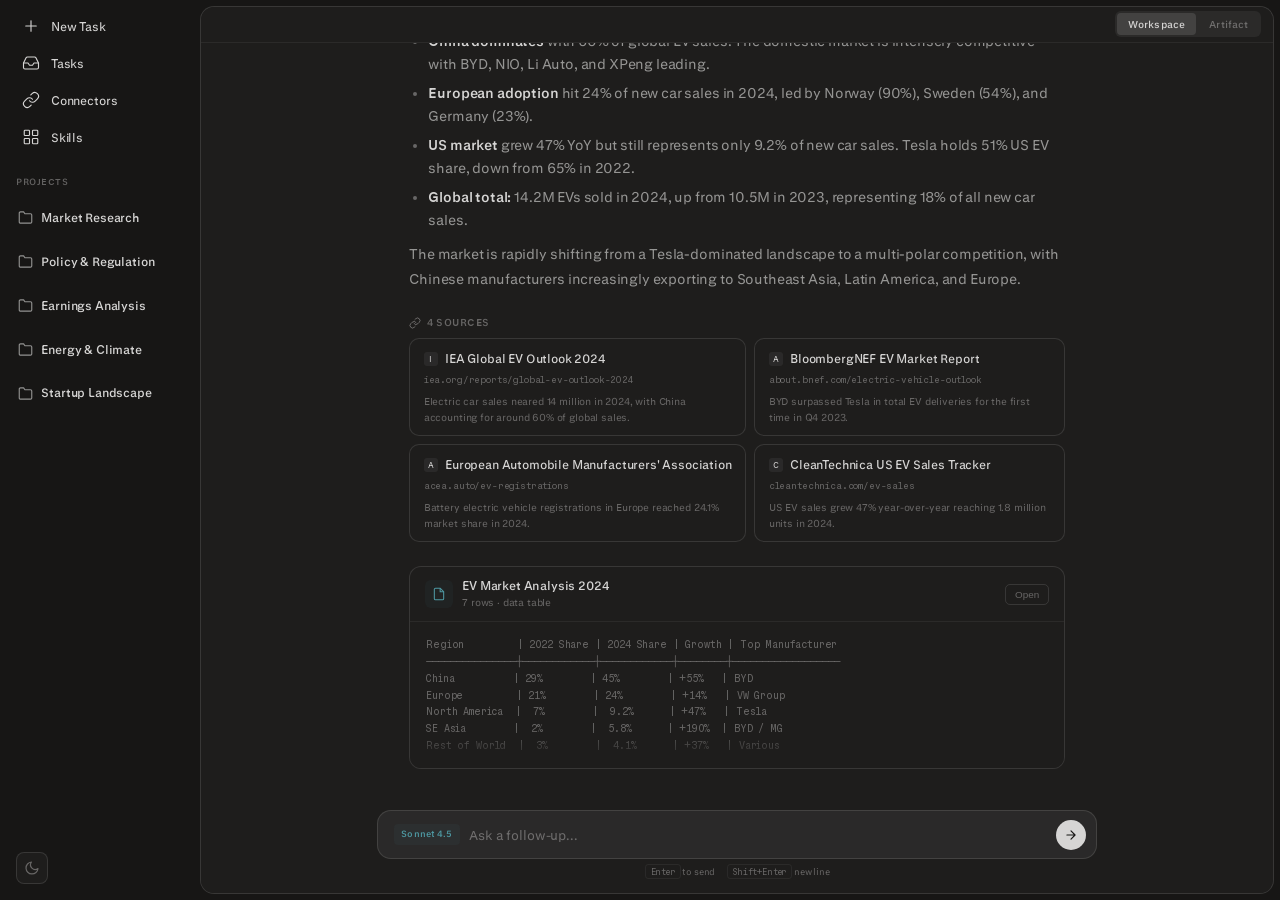
<file: asi-async-v2.html>
<!DOCTYPE html>
<html lang="en" data-theme="dark">
<head>
  <meta charset="UTF-8">
  <meta name="viewport" content="width=device-width, initial-scale=1.0">
  <title>Async Agents v2 — Workspace</title>
  <link rel="stylesheet" href="css/styles.css">
  <link rel="stylesheet" href="css/theme.css">
  <style>
    *, *::before, *::after { margin: 0; padding: 0; box-sizing: border-box; }
    em, i, cite, dfn, var, address { font-style: normal !important; }
    * { font-variation-settings: 'ital' 0, 'slnt' 0; }

    body {
      font-family: var(--font-body);
      letter-spacing: -0.01em;
      background: var(--bg);
      color: var(--text);
      line-height: 1.6;
      -webkit-font-smoothing: antialiased;
      overflow: hidden;
    }

    /* =============================================
       WORKSPACE LAYOUT
       ============================================= */
    .workspace {
      position: fixed;
      top: 0; left: 0; right: 0; bottom: 0;
      display: flex;
      overflow: hidden;
    }

    /* --- Left Sidebar --- */
    .sidebar {
      width: 200px;
      min-width: 200px;
      display: flex;
      flex-direction: column;
      background: transparent;
      overflow: hidden;
    }
    .sidebar-menu-bar {
      display: flex;
      align-items: center;
      padding: 0.5rem 0.75rem;
    }
    .sidebar-menu-bar .menu-btn {
      width: 32px;
      height: 32px;
      display: flex;
      align-items: center;
      justify-content: center;
      background: none;
      border: 1px solid var(--border);
      border-radius: 8px;
      cursor: pointer;
      padding: 0;
      transition: border-color 0.15s ease;
    }
    .sidebar-menu-bar .menu-btn:hover { border-color: var(--text-muted); }
    .sidebar-menu-bar .menu-btn svg {
      width: 16px; height: 16px;
      stroke: var(--text-muted); fill: none;
      stroke-width: 1.8; stroke-linecap: round; stroke-linejoin: round;
    }
    .sidebar-menu-bar .menu-dropdown {
      position: absolute;
      top: calc(100% + 0.25rem);
      left: 0.75rem;
      background: var(--surface);
      border: 1px solid var(--border);
      border-radius: 10px;
      padding: 0.35rem;
      display: flex;
      flex-direction: column;
      min-width: 180px;
      opacity: 0;
      transform: translateY(-4px);
      pointer-events: none;
      transition: opacity 0.2s ease, transform 0.2s ease;
      box-shadow: 0 8px 24px rgba(0,0,0,0.4);
      z-index: 100;
    }
    .sidebar-menu-bar .menu-dropdown.open {
      opacity: 1; transform: translateY(0); pointer-events: auto;
    }
    .sidebar-menu-bar .menu-dropdown a {
      font-size: 0.78rem;
      font-weight: 500;
      color: var(--text-secondary);
      text-decoration: none;
      padding: 0.5rem 0.65rem;
      border-radius: 6px;
      transition: background 0.12s ease, color 0.12s ease;
    }
    .sidebar-menu-bar .menu-dropdown a:hover {
      background: var(--surface-raised);
      color: var(--text);
    }
    .sidebar-nav {
      display: flex;
      flex-direction: column;
      padding: 0.5rem 0.65rem;
      gap: 0.1rem;
    }
    .sidebar-nav-item {
      display: flex;
      align-items: center;
      gap: 0.65rem;
      padding: 0.55rem 0.75rem;
      cursor: pointer;
      border: none;
      background: none;
      color: var(--text);
      font-family: var(--font-body);
      font-size: 0.78rem;
      font-weight: 450;
      letter-spacing: -0.01em;
      transition: color 0.15s ease, background 0.15s ease;
      border-radius: 8px;
      width: 100%;
      text-align: left;
    }
    .sidebar-nav-item:hover {
      color: var(--text-secondary);
      background: var(--surface-raised);
    }
    .sidebar-nav-item.active {
      color: var(--text);
      background: var(--surface-raised);
    }
    .sidebar-nav-item svg {
      width: 18px; height: 18px;
      stroke: currentColor; fill: none;
      stroke-width: 1.5; stroke-linecap: round; stroke-linejoin: round;
      flex-shrink: 0;
    }

    /* Sidebar panels (skills, sources) */
    .sidebar-panel {
      flex: 1;
      overflow: hidden;
      display: none;
      flex-direction: column;
    }
    .sidebar-panel.visible { display: flex; }
    #panel-skills, #panel-sources {
      overflow-y: auto;
      scrollbar-width: none;
      -ms-overflow-style: none;
      padding-bottom: 1rem;
    }
    #panel-skills::-webkit-scrollbar, #panel-sources::-webkit-scrollbar { display: none; }
    .sidebar-panel-header {
      padding: 1rem 1.15rem 0.6rem;
      font-size: 0.62rem;
      font-weight: 600;
      text-transform: uppercase;
      letter-spacing: 0.06em;
      color: var(--text-muted);
    }
    .panel-item {
      display: flex;
      align-items: center;
      gap: 0.65rem;
      padding: 0.5rem 1.15rem;
      cursor: default;
      transition: background 0.12s ease;
    }
    .panel-item:hover { background: rgba(255,255,255,0.02); }
    .panel-item-icon {
      width: 32px; height: 32px;
      border-radius: 8px;
      display: flex; align-items: center; justify-content: center;
      flex-shrink: 0;
      font-size: 0.85rem;
    }
    .panel-item-body {
      flex: 1; min-width: 0;
    }
    .panel-item-name {
      font-size: 0.75rem;
      font-weight: 500;
      color: var(--text);
      line-height: 1.3;
    }
    .panel-item-desc {
      font-size: 0.62rem;
      color: var(--text-muted);
      line-height: 1.4;
      white-space: nowrap;
      overflow: hidden;
      text-overflow: ellipsis;
    }
    .panel-item-badge {
      font-size: 0.55rem;
      font-weight: 600;
      padding: 0.12rem 0.4rem;
      border-radius: 3px;
      white-space: nowrap;
      flex-shrink: 0;
    }
    .panel-item-badge.active { color: var(--green-text); background: var(--green-bg); }
    .panel-item-badge.available { color: var(--text-muted); background: var(--muted-bg); }
    .panel-item-badge.connected { color: var(--green-text); background: var(--green-bg); }
    .panel-item-badge.disconnected { color: var(--text-muted); background: var(--muted-bg); }
    .panel-divider {
      display: none;
    }

    .sidebar-header {
      display: flex;
      align-items: center;
      justify-content: space-between;
      padding: 1.1rem 1.15rem;
    }
    .sidebar-title {
      font-size: 0.72rem;
      font-weight: 600;
      text-transform: uppercase;
      letter-spacing: 0.06em;
      color: var(--text-muted);
    }
    .sidebar-list {
      flex: 1;
      overflow-y: auto;
      scrollbar-width: none;
      -ms-overflow-style: none;
    }
    .sidebar-list::-webkit-scrollbar { display: none; }

    /* Project groups */
    .project-group {
    }
    .project-header {
      display: flex;
      align-items: center;
      gap: 0.5rem;
      padding: 0.75rem 1.15rem;
      cursor: pointer;
      transition: background 0.12s ease;
      user-select: none;
    }
    .project-header:hover { background: var(--surface-raised); }
    .project-folder-icon {
      width: 15px; height: 15px;
      stroke: var(--text-muted); fill: none;
      stroke-width: 1.8; stroke-linecap: round; stroke-linejoin: round;
      flex-shrink: 0;
      transition: stroke 0.15s ease;
    }
    .project-group:not(.collapsed) .project-folder-icon {
      stroke: var(--text-secondary);
    }
    .project-name {
      font-size: 0.78rem;
      font-weight: 550;
      color: var(--text);
      flex: 1;
      white-space: nowrap;
      overflow: hidden;
      text-overflow: ellipsis;
    }
    .project-tasks {
      overflow: hidden;
      transition: max-height 0.25s ease;
    }
    .project-group.collapsed .project-tasks {
      max-height: 0 !important;
    }

    /* Task rows */
    .task-row {
      display: flex;
      align-items: center;
      gap: 0.6rem;
      padding: 0.5rem 1rem 0.5rem 1.75rem;
      cursor: pointer;
      transition: background 0.12s ease;
      border-left: 2px solid transparent;
    }
    .task-row:hover { background: rgba(255,255,255,0.02); }
    .task-row.active {
      background: var(--bg-soft);
      border-left-color: var(--accent);
    }
    .task-status-icon {
      width: 16px; height: 16px;
      display: flex; align-items: center; justify-content: center;
      flex-shrink: 0;
    }
    .task-status-icon .spinner-char {
      font-size: 0.72rem;
      color: var(--blue);
    }
    .task-status-icon .check-icon {
      font-size: 0.68rem;
      color: var(--green);
    }
    .task-status-icon .queued-dot {
      width: 7px; height: 7px;
      border-radius: 50%;
      border: 1.5px solid var(--text-muted);
    }
    .task-status-icon .new-dot {
      width: 7px; height: 7px;
      border-radius: 50%;
      background: var(--purple);
    }
    .task-row-body {
      flex: 1;
      min-width: 0;
      display: flex;
      align-items: center;
      gap: 0.5rem;
    }
    .task-row-name {
      font-size: 0.72rem;
      font-weight: 450;
      color: var(--text);
      white-space: nowrap;
      overflow: hidden;
      text-overflow: ellipsis;
      min-width: 0;
    }
    .task-row.active .task-row-name { color: var(--text); }

    .sidebar-section-label {
      padding: 0.75rem 1rem 0.35rem;
      font-size: 0.58rem;
      font-weight: 600;
      text-transform: uppercase;
      letter-spacing: 0.06em;
      color: var(--text-muted);
    }

    /* Project landing view — two column */
    .project-landing {
      flex: 1;
      display: flex;
      flex-direction: column;
      overflow: hidden;
    }
    .project-landing-inner {
      flex: 1;
      overflow-y: auto;
      scrollbar-width: none;
      padding: 2rem 2rem 2rem;
    }
    .project-landing-inner::-webkit-scrollbar { display: none; }
    .project-landing-header {
      margin-bottom: 1.25rem;
    }
    .project-landing-header h1 {
      font-size: 1.15rem;
      font-weight: 650;
      color: var(--text);
      letter-spacing: -0.02em;
      margin-bottom: 0.1rem;
    }
    .project-landing-count {
      font-size: 0.68rem;
      color: var(--text-muted);
    }
    .project-landing-cols {
      display: grid;
      grid-template-columns: 1fr 280px;
      gap: 1.5rem;
      align-items: start;
    }

    /* Left column — queries */
    .pl-col-label {
      font-size: 0.58rem;
      font-weight: 600;
      text-transform: uppercase;
      letter-spacing: 0.06em;
      color: var(--text-muted);
      margin-bottom: 0.5rem;
    }
    .project-landing-tasks {
      display: flex;
      flex-direction: column;
      gap: 0.15rem;
    }
    .pl-task {
      display: flex;
      align-items: center;
      gap: 0.65rem;
      padding: 0.55rem 0.75rem;
      border-radius: 8px;
      cursor: pointer;
      transition: background 0.12s ease;
    }
    .pl-task:hover { background: var(--surface-raised); }
    .pl-task-icon {
      width: 16px; height: 16px;
      display: flex; align-items: center; justify-content: center;
      flex-shrink: 0;
    }
    .pl-task-icon .spinner-char { font-size: 0.72rem; color: var(--blue); }
    .pl-task-icon .check-icon { font-size: 0.68rem; color: var(--green); }
    .pl-task-icon .queued-dot {
      width: 7px; height: 7px;
      border-radius: 50%;
      border: 1.5px solid var(--text-muted);
    }
    .pl-task-icon .new-dot {
      width: 7px; height: 7px;
      border-radius: 50%;
      background: var(--purple);
    }
    .pl-task-body { flex: 1; min-width: 0; }
    .pl-task-name {
      font-size: 0.82rem;
      font-weight: 450;
      color: var(--text);
      line-height: 1.3;
    }
    .pl-task-meta {
      font-size: 0.58rem;
      color: var(--text-muted);
      margin-top: 0.08rem;
    }
    .pl-empty {
      padding: 1.5rem 0.75rem;
      color: var(--text-muted);
      font-size: 0.72rem;
    }

    /* Inbox-style task rows (global tasks view) */
    .pl-inbox-list {
      display: flex;
      flex-direction: column;
      gap: 0.15rem;
    }
    .pl-inbox-item {
      display: flex;
      align-items: center;
      gap: 0.65rem;
      padding: 0.6rem 0.75rem;
      border-radius: 8px;
      cursor: pointer;
      transition: background 0.12s ease;
    }
    .pl-inbox-item:hover { background: var(--surface-raised); }
    .pl-inbox-item-icon {
      width: 16px; height: 16px;
      display: flex; align-items: center; justify-content: center;
      flex-shrink: 0;
    }
    .pl-inbox-item-icon .spinner-char { font-size: 0.72rem; color: var(--blue); }
    .pl-inbox-item-icon .check-icon { font-size: 0.68rem; color: var(--green); }
    .pl-inbox-item-icon .queued-dot { width: 7px; height: 7px; border-radius: 50%; border: 1.5px solid var(--text-muted); }
    .pl-inbox-item-body {
      flex: 1; min-width: 0;
    }
    .pl-inbox-item-name {
      font-size: 0.82rem;
      font-weight: 450;
      color: var(--text);
      line-height: 1.3;
      white-space: nowrap;
      overflow: hidden;
      text-overflow: ellipsis;
    }
    .pl-inbox-item-meta {
      font-size: 0.58rem;
      color: var(--text-muted);
      margin-top: 0.08rem;
      display: flex;
      gap: 0.35rem;
      align-items: center;
    }
    .pl-inbox-item-preview {
      display: flex;
      gap: 0.35rem;
      flex-shrink: 0;
    }
    .pl-inbox-artifact {
      height: 32px;
      width: 48px;
      border-radius: 4px;
      background: var(--surface);
      border: 1px solid var(--border);
      display: flex;
      align-items: center;
      justify-content: center;
      font-size: 0.5rem;
      font-weight: 600;
      color: var(--text-muted);
      overflow: hidden;
      flex-shrink: 0;
    }
    .pl-inbox-artifact.type-doc { border-left: 2px solid var(--blue); }
    .pl-inbox-artifact.type-slides { border-left: 2px solid var(--yellow); }
    .pl-inbox-artifact.type-spreadsheet { border-left: 2px solid var(--green); }
    .pl-inbox-artifact.type-website { border-left: 2px solid var(--accent); }

    /* Inbox header bar */
    .pl-inbox-toolbar {
      display: flex;
      align-items: center;
      gap: 0.5rem;
      margin-bottom: 0.75rem;
    }
    .pl-inbox-toolbar-left {
      display: flex;
      align-items: center;
      gap: 0.35rem;
      flex: 1;
    }
    .pl-inbox-filter {
      font-size: 0.62rem;
      font-weight: 500;
      color: var(--text-muted);
      background: none;
      border: 1px solid var(--border);
      border-radius: 6px;
      padding: 0.3rem 0.55rem;
      cursor: pointer;
      font-family: var(--font-body);
      transition: border-color 0.15s ease, color 0.15s ease, background 0.15s ease;
    }
    .pl-inbox-filter:hover {
      border-color: var(--text-muted);
      color: var(--text-secondary);
    }
    .pl-inbox-filter.active {
      background: var(--accent-bg-subtle);
      border-color: color-mix(in srgb, var(--accent) 30%, transparent);
      color: var(--accent);
    }
    .pl-inbox-overflow {
      width: 28px; height: 28px;
      display: flex; align-items: center; justify-content: center;
      background: none; border: 1px solid var(--border);
      border-radius: 6px; cursor: pointer;
      color: var(--text-muted);
      transition: border-color 0.15s ease, color 0.15s ease;
      flex-shrink: 0;
    }
    .pl-inbox-overflow:hover {
      border-color: var(--text-muted);
      color: var(--text-secondary);
    }
    .pl-inbox-overflow svg {
      width: 14px; height: 14px;
      stroke: currentColor; fill: none;
      stroke-width: 2; stroke-linecap: round; stroke-linejoin: round;
    }

    /* Project pill in inbox rows */
    .pl-inbox-project-pill {
      font-size: 0.52rem;
      font-weight: 550;
      color: var(--text-muted);
      background: var(--muted-bg);
      padding: 0.12rem 0.4rem;
      border-radius: 4px;
      white-space: nowrap;
      letter-spacing: 0.02em;
    }

    /* Right column — files */
    .pl-files-section {
      margin-bottom: 1rem;
    }
    .pl-files-section:last-child { margin-bottom: 0; }
    .pl-file {
      display: flex;
      align-items: center;
      gap: 0.55rem;
      padding: 0.4rem 0.5rem;
      border-radius: 6px;
      cursor: default;
      transition: background 0.12s ease;
    }
    .pl-file:hover { background: var(--surface-raised); }
    .pl-file-icon {
      width: 28px; height: 28px;
      border-radius: 6px;
      display: flex; align-items: center; justify-content: center;
      flex-shrink: 0;
      font-size: 0.7rem;
    }
    .pl-file-icon.pdf { background: rgba(220,105,115,0.12); }
    .pl-file-icon.spreadsheet { background: rgba(83,158,85,0.12); }
    .pl-file-icon.doc { background: rgba(96,165,250,0.12); }
    .pl-file-icon.slides { background: rgba(213,113,65,0.12); }
    .pl-file-icon.website { background: rgba(78,153,163,0.12); }
    .pl-file-icon.archive { background: rgba(176,124,212,0.12); }
    .pl-file-body { flex: 1; min-width: 0; }
    .pl-file-name {
      font-size: 0.68rem;
      font-weight: 450;
      color: var(--text);
      white-space: nowrap;
      overflow: hidden;
      text-overflow: ellipsis;
      line-height: 1.3;
    }
    .pl-file-size {
      font-size: 0.55rem;
      color: var(--text-muted);
    }
    .pl-files-empty {
      font-size: 0.65rem;
      color: var(--text-muted);
      padding: 0.5rem;
    }
    .pl-upload-btn {
      display: flex;
      align-items: center;
      justify-content: center;
      gap: 0.3rem;
      padding: 0.4rem;
      margin-top: 0.35rem;
      font-size: 0.62rem;
      font-weight: 500;
      color: var(--text-muted);
      background: none;
      border: 1px dashed var(--border);
      border-radius: 6px;
      cursor: pointer;
      width: 100%;
      font-family: var(--font-body);
      transition: border-color 0.15s ease, color 0.15s ease;
    }
    .pl-upload-btn:hover {
      border-color: var(--text-muted);
      color: var(--text-secondary);
    }
    .pl-upload-btn svg {
      width: 12px; height: 12px;
      stroke: currentColor; fill: none;
      stroke-width: 2; stroke-linecap: round; stroke-linejoin: round;
    }

    /* Dashboard widgets */
    .pl-widgets {
      display: grid;
      grid-template-columns: repeat(3, 1fr);
      gap: 0.65rem;
      margin-bottom: 1.5rem;
    }
    .pl-widget {
      background: var(--surface);
      border: 1px solid var(--border);
      border-radius: 10px;
      padding: 0.85rem 1rem 0.6rem;
      overflow: hidden;
      position: relative;
      cursor: pointer;
      transition: border-color 0.15s ease, background 0.15s ease;
    }
    .pl-widget::before {
      content: '';
      position: absolute;
      top: 0; left: 0; right: 0;
      height: 50%;
      background: var(--widget-glow, var(--accent));
      opacity: 0.04;
      pointer-events: none;
      mask-image: linear-gradient(to bottom, black, transparent);
      -webkit-mask-image: linear-gradient(to bottom, black, transparent);
    }
    .pl-widget:hover {
      border-color: var(--text-muted);
    }
    .pl-widget:hover::before {
      opacity: 0.07;
    }
    .pl-widget-footer {
      display: flex;
      align-items: center;
      gap: 0.35rem;
      margin-top: 0.55rem;
      padding-top: 0.5rem;
      border-top: 1px solid var(--border-subtle);
      font-size: 0.55rem;
      color: var(--text-muted);
    }
    .pl-widget-footer svg {
      width: 11px; height: 11px;
      stroke: currentColor; fill: none;
      stroke-width: 2; stroke-linecap: round; stroke-linejoin: round;
      flex-shrink: 0;
      opacity: 0.6;
    }
    .pl-widget-footer-text {
      white-space: nowrap;
      overflow: hidden;
      text-overflow: ellipsis;
    }
    .pl-widget-header {
      display: flex;
      align-items: center;
      justify-content: space-between;
      margin-bottom: 0.5rem;
    }
    .pl-widget-title {
      font-size: 0.62rem;
      font-weight: 600;
      text-transform: uppercase;
      letter-spacing: 0.05em;
      color: var(--text-muted);
    }
    .pl-widget-badge {
      font-size: 0.5rem;
      font-weight: 600;
      padding: 0.1rem 0.35rem;
      border-radius: 3px;
      display: flex;
      align-items: center;
      gap: 0.25rem;
    }
    .pl-widget-badge.live {
      color: var(--green);
      background: var(--green-bg);
    }
    .pl-widget-badge.live::before {
      content: '';
      width: 5px; height: 5px;
      border-radius: 50%;
      background: var(--green);
      animation: livePulse 2s ease-in-out infinite;
    }
    @keyframes livePulse {
      0%, 100% { opacity: 0.4; }
      50% { opacity: 1; }
    }
    .pl-widget-badge.scheduled {
      color: var(--text-muted);
      background: var(--muted-bg);
    }
    .pl-widget-value {
      font-size: 1.4rem;
      font-weight: 700;
      color: var(--text);
      letter-spacing: -0.03em;
      line-height: 1;
    }
    .pl-widget-sub {
      font-size: 0.58rem;
      color: var(--text-muted);
      margin-top: 0.2rem;
    }
    .pl-widget-change {
      font-weight: 600;
    }
    .pl-widget-change.up { color: var(--green); }
    .pl-widget-change.down { color: var(--red); }

    /* Sparkline */
    .pl-sparkline {
      display: flex;
      align-items: flex-end;
      gap: 2px;
      height: 32px;
      margin-top: 0.5rem;
    }
    .pl-spark-bar {
      flex: 1;
      border-radius: 2px 2px 0 0;
      min-height: 2px;
      transition: height 0.3s ease;
    }

    /* Activity log widget */
    .pl-widget-log {
      display: flex;
      flex-direction: column;
      gap: 0.35rem;
      margin-top: 0.15rem;
    }
    .pl-log-item {
      display: flex;
      align-items: center;
      gap: 0.4rem;
      font-size: 0.6rem;
    }
    .pl-log-time {
      font-family: var(--font-mono);
      font-size: 0.55rem;
      color: var(--text-muted);
      min-width: 38px;
      flex-shrink: 0;
    }
    .pl-log-dot {
      width: 5px; height: 5px;
      border-radius: 50%;
      flex-shrink: 0;
    }
    .pl-log-text {
      color: var(--text-secondary);
      white-space: nowrap;
      overflow: hidden;
      text-overflow: ellipsis;
    }

    /* Ticker widget */
    .pl-ticker-list {
      display: flex;
      flex-direction: column;
      gap: 0.3rem;
      margin-top: 0.15rem;
    }
    .pl-ticker-row {
      display: flex;
      align-items: center;
      gap: 0.5rem;
      font-size: 0.62rem;
    }
    .pl-ticker-name {
      font-weight: 550;
      color: var(--text);
      min-width: 45px;
    }
    .pl-ticker-bar-wrap {
      flex: 1;
      height: 4px;
      background: var(--border-subtle);
      border-radius: 2px;
      overflow: hidden;
    }
    .pl-ticker-bar {
      height: 100%;
      border-radius: 2px;
    }
    .pl-ticker-val {
      font-family: var(--font-mono);
      font-size: 0.58rem;
      color: var(--text-muted);
      min-width: 32px;
      text-align: right;
    }

    /* Donut chart widget */
    .pl-donut-wrap {
      display: flex;
      align-items: center;
      gap: 1rem;
      margin-top: 0.35rem;
    }
    .pl-donut {
      width: 72px; height: 72px;
      flex-shrink: 0;
      position: relative;
    }
    .pl-donut svg {
      width: 100%; height: 100%;
      transform: rotate(-90deg);
    }
    .pl-donut circle {
      fill: none;
      stroke-width: 6;
      cx: 36; cy: 36; r: 30;
    }
    .pl-donut-center {
      position: absolute;
      inset: 0;
      display: flex;
      align-items: center;
      justify-content: center;
      font-size: 0.82rem;
      font-weight: 700;
      color: var(--text);
      letter-spacing: -0.02em;
    }
    .pl-donut-legend {
      display: flex;
      flex-direction: column;
      gap: 0.25rem;
      flex: 1;
      min-width: 0;
    }
    .pl-donut-legend-item {
      display: flex;
      align-items: center;
      gap: 0.35rem;
      font-size: 0.58rem;
      color: var(--text-secondary);
    }
    .pl-donut-legend-dot {
      width: 6px; height: 6px;
      border-radius: 50%;
      flex-shrink: 0;
    }
    .pl-donut-legend-val {
      margin-left: auto;
      font-family: var(--font-mono);
      font-size: 0.55rem;
      color: var(--text-muted);
    }

    /* Area sparkline */
    .pl-area-chart {
      height: 48px;
      margin-top: 0.4rem;
      position: relative;
    }
    .pl-area-chart svg {
      width: 100%;
      height: 100%;
    }

    /* Heatmap grid */
    .pl-heatmap {
      display: grid;
      grid-template-columns: repeat(12, 1fr);
      gap: 2px;
      margin-top: 0.4rem;
    }
    .pl-heatmap-cell {
      aspect-ratio: 1;
      border-radius: 2px;
      position: relative;
    }
    .pl-heatmap-cell::after {
      content: attr(data-label);
      position: absolute;
      inset: 0;
      display: flex;
      align-items: center;
      justify-content: center;
      font-size: 0.4rem;
      font-weight: 600;
      color: rgba(255,255,255,0.5);
    }
    .pl-heatmap-labels {
      display: grid;
      grid-template-columns: repeat(12, 1fr);
      gap: 2px;
      margin-top: 1px;
    }
    .pl-heatmap-label {
      font-size: 0.4rem;
      color: var(--text-muted);
      text-align: center;
    }

    /* Mini bar chart (horizontal) */
    .pl-mini-bars {
      display: flex;
      flex-direction: column;
      gap: 0.3rem;
      margin-top: 0.25rem;
    }
    .pl-mini-bar-row {
      display: flex;
      align-items: center;
      gap: 0.45rem;
    }
    .pl-mini-bar-label {
      font-size: 0.55rem;
      color: var(--text-muted);
      min-width: 22px;
      text-align: right;
      font-family: var(--font-mono);
    }
    .pl-mini-bar-track {
      flex: 1;
      height: 12px;
      background: var(--border-subtle);
      border-radius: 3px;
      overflow: hidden;
      display: flex;
    }
    .pl-mini-bar-seg {
      height: 100%;
      transition: width 0.4s ease;
    }
    .pl-mini-bar-val {
      font-size: 0.55rem;
      font-family: var(--font-mono);
      color: var(--text-secondary);
      min-width: 28px;
    }

    /* Project landing suggestions */
    .pl-suggestions {
      display: flex;
      gap: 0.35rem;
      overflow: hidden;
      margin-bottom: 0.5rem;
    }
    .pl-suggestions:empty { display: none; }
    .pl-suggestion {
      font-size: 0.65rem;
      font-weight: 450;
      color: var(--text-muted);
      background: var(--surface);
      border: 1px solid var(--border);
      border-radius: 8px;
      padding: 0.4rem 0.7rem;
      cursor: pointer;
      transition: border-color 0.15s ease, color 0.15s ease, background 0.15s ease;
      font-family: var(--font-body);
      white-space: nowrap;
    }
    .pl-suggestion:hover {
      border-color: var(--text-muted);
      color: var(--text-secondary);
      background: var(--surface-raised);
    }

    /* Project landing input */
    .project-landing-input {
      padding: 1.5rem 2rem 0.85rem;
      background: linear-gradient(to bottom, transparent, var(--surface) 40%);
      position: relative;
      margin-top: -1rem;
      z-index: 5;
    }
    .project-landing-input-inner {
      display: flex;
      align-items: center;
      gap: 0.6rem;
      background: var(--surface-raised);
      border: 1px solid var(--border);
      border-radius: 14px;
      padding: 0.55rem 0.65rem 0.55rem 1rem;
      width: 100%;
      transition: border-color 0.2s ease, box-shadow 0.2s ease;
    }
    .project-landing-input-inner:focus-within {
      border-color: var(--border-base);
      box-shadow: 0 0 0 1px var(--border-soft);
    }
    .project-landing-input-field {
      flex: 1;
      background: none; border: none;
      font-family: var(--font-body);
      font-size: 0.82rem;
      color: var(--text);
      outline: none;
      letter-spacing: -0.01em;
    }
    .project-landing-input-field::placeholder { color: var(--text-muted); }
    .project-landing-send {
      width: 30px; height: 30px;
      display: flex; align-items: center; justify-content: center;
      background: var(--text); border: none; border-radius: 50%;
      cursor: pointer; transition: opacity 0.15s ease; flex-shrink: 0;
    }
    .project-landing-send:hover { opacity: 0.8; }
    .project-landing-send svg {
      width: 14px; height: 14px;
      stroke: var(--bg); fill: none;
      stroke-width: 2; stroke-linecap: round; stroke-linejoin: round;
    }

    /* Sidebar footer actions */
    .sidebar-footer {
      padding: 0.65rem 1rem;
      display: flex;
      gap: 0.4rem;
    }
    .sidebar-action {
      flex: 1;
      display: flex;
      align-items: center;
      justify-content: center;
      gap: 0.35rem;
      padding: 0.45rem 0;
      font-size: 0.68rem;
      font-weight: 500;
      color: var(--text-muted);
      background: none;
      border: 1px solid var(--border);
      border-radius: 7px;
      cursor: pointer;
      transition: background 0.12s ease, color 0.12s ease, border-color 0.12s ease;
      font-family: var(--font-body);
    }
    .sidebar-action:hover {
      background: var(--surface-raised);
      color: var(--text-secondary);
      border-color: var(--text-muted);
    }
    .sidebar-action svg {
      width: 13px; height: 13px;
      stroke: currentColor; fill: none;
      stroke-width: 2; stroke-linecap: round; stroke-linejoin: round;
    }

    /* Modal form controls */
    .composer-field {
      margin-bottom: 1rem;
    }
    .composer-label {
      font-size: 0.62rem;
      font-weight: 600;
      text-transform: uppercase;
      letter-spacing: 0.06em;
      color: var(--text-muted);
      margin-bottom: 0.35rem;
    }
    .composer-input {
      width: 100%;
      background: var(--surface);
      border: 1px solid var(--border);
      border-radius: 8px;
      padding: 0.55rem 0.75rem;
      font-family: var(--font-body);
      font-size: 0.8rem;
      color: var(--text);
      outline: none;
      transition: border-color 0.15s ease;
    }
    .composer-input::placeholder { color: var(--text-muted); }
    .composer-input:focus { border-color: var(--text-muted); }
    .composer-btn {
      padding: 0.5rem 1.1rem;
      border-radius: 7px;
      font-family: var(--font-body);
      font-size: 0.75rem;
      font-weight: 500;
      cursor: pointer;
      transition: opacity 0.12s ease, background 0.12s ease;
      border: none;
    }
    .composer-btn.primary {
      background: var(--green);
      color: #fff;
    }
    .composer-btn.primary:hover { opacity: 0.85; }
    .composer-btn.secondary {
      background: none;
      border: 1px solid var(--border);
      color: var(--text-secondary);
    }
    .composer-btn.secondary:hover { background: var(--surface-raised); }

    /* New project modal */
    .modal-overlay {
      position: fixed;
      inset: 0;
      background: rgba(0,0,0,0.5);
      z-index: 300;
      display: flex;
      align-items: center;
      justify-content: center;
      opacity: 0;
      pointer-events: none;
      transition: opacity 0.2s ease;
    }
    .modal-overlay.open {
      opacity: 1;
      pointer-events: auto;
    }
    .modal {
      background: var(--surface);
      border: 1px solid var(--border);
      border-radius: 12px;
      padding: 1.25rem;
      width: 340px;
      box-shadow: 0 16px 48px rgba(0,0,0,0.5);
      transform: translateY(8px);
      transition: transform 0.2s ease;
    }
    .modal-overlay.open .modal { transform: translateY(0); }
    .modal-title {
      font-size: 0.88rem;
      font-weight: 600;
      color: var(--text);
      margin-bottom: 1rem;
    }
    .modal-actions {
      display: flex;
      gap: 0.5rem;
      justify-content: flex-end;
      margin-top: 1rem;
    }

    /* --- Main Pane (right) --- */
    .main-pane {
      flex: 1;
      display: flex;
      flex-direction: column;
      overflow: hidden;
      background: var(--surface);
      margin: 0.35rem 0.35rem 0.35rem 0;
      border-radius: 14px;
      border: 1px solid var(--border);
    }

    /* Tab bar */
    .tab-bar {
      display: flex;
      align-items: stretch;
      border-bottom: 1px solid var(--border-subtle);
      background: var(--surface);
      min-height: 36px;
      overflow-x: auto;
      scrollbar-width: none;
      -ms-overflow-style: none;
    }
    .tab-bar::-webkit-scrollbar { display: none; }
    .tab-item {
      display: flex;
      align-items: center;
      gap: 0.4rem;
      padding: 0 0.85rem;
      font-size: 0.68rem;
      font-weight: 450;
      color: var(--text-muted);
      border-right: 1px solid var(--border-subtle);
      cursor: pointer;
      white-space: nowrap;
      transition: background 0.12s ease, color 0.12s ease;
      position: relative;
    }
    .tab-item:hover { background: var(--surface-raised); color: var(--text-secondary); }
    .tab-item.active {
      color: var(--text);
      background: var(--bg);
    }
    .tab-item.active::after {
      content: '';
      position: absolute;
      bottom: -1px;
      left: 0; right: 0;
      height: 1px;
      background: var(--bg);
    }
    .tab-close {
      width: 14px; height: 14px;
      display: flex; align-items: center; justify-content: center;
      border-radius: 3px;
      opacity: 0;
      transition: opacity 0.12s ease, background 0.12s ease;
      font-size: 0.6rem;
      color: var(--text-muted);
    }
    .tab-item:hover .tab-close,
    .tab-item.active .tab-close { opacity: 1; }
    .tab-close:hover { background: var(--muted-bg); color: var(--text); }
    .tab-dot {
      width: 6px; height: 6px;
      border-radius: 50%;
      flex-shrink: 0;
    }
    .tab-dot.running { background: var(--blue); }
    .tab-dot.completed { background: var(--green); }
    .tab-dot.queued { background: var(--text-muted); }
    .tab-dot.new { background: var(--purple); }

    /* Conversation thread */
    .conversation {
      flex: 1;
      overflow-y: auto;
      scrollbar-width: none;
      -ms-overflow-style: none;
      padding: 1.5rem 0 2rem;
    }
    .conversation::-webkit-scrollbar { display: none; }

    .msg {
      max-width: 720px;
      margin: 0 auto;
      padding: 0 2rem;
    }

    /* User message */
    .msg-user {
      margin-bottom: 1.5rem;
    }
    .msg-user-label {
      font-size: 0.6rem;
      font-weight: 600;
      color: var(--text-muted);
      text-transform: uppercase;
      letter-spacing: 0.06em;
      margin-bottom: 0.35rem;
      display: flex;
      align-items: center;
      gap: 0.4rem;
    }
    .msg-user-avatar {
      width: 16px; height: 16px;
      border-radius: 50%;
      background: var(--accent);
      display: flex; align-items: center; justify-content: center;
      font-size: 0.5rem; font-weight: 700; color: #fff;
    }
    .msg-user-text {
      font-size: 0.92rem;
      color: var(--text);
      line-height: 1.65;
      font-weight: 450;
    }

    /* Agent Group (CoT) — ported from asi-async.html */
    .agent-group {
      opacity: 0; transform: translateY(6px);
      transition: opacity 0.35s ease, transform 0.35s ease;
    }
    .agent-group.visible { opacity: 1; transform: translateY(0); }
    .agent-group.completed { opacity: 0.45; transition: opacity 0.5s ease; }
    .agent-group-header {
      display: flex; align-items: center; gap: 0.45rem;
      padding: 0.5rem 0; font-size: 0.82rem; cursor: pointer; position: relative;
    }
    .ag-spinner-wrap {
      width: 16px; display: flex; align-items: center; justify-content: center;
      flex-shrink: 0; transition: opacity 0.3s ease;
    }
    .ag-check {
      color: var(--green); font-weight: 600; font-size: 0.78rem;
      width: 16px; text-align: center; flex-shrink: 0;
      opacity: 0; position: absolute; transition: opacity 0.3s ease;
    }
    .agent-group.completed .ag-check { opacity: 1; position: static; }
    .agent-group.completed .ag-spinner-wrap { opacity: 0; width: 0; overflow: hidden; }
    .ag-label { font-weight: 600; color: var(--text); }
    .agent-group.visible:not(.completed) .ag-label {
      background: linear-gradient(90deg,
        var(--text) 0%, var(--text) 35%,
        var(--text-muted) 50%,
        var(--text) 65%, var(--text) 100%);
      background-size: 300% 100%;
      -webkit-background-clip: text; background-clip: text;
      -webkit-text-fill-color: transparent;
      animation: textShimmer 2.4s linear infinite;
    }
    .agent-group.completed .ag-label {
      background: none; -webkit-text-fill-color: var(--text); animation: none;
    }
    @keyframes textShimmer {
      0% { background-position: 200% 50%; }
      100% { background-position: -100% 50%; }
    }
    .ag-task {
      color: var(--text-muted); flex: 1; min-width: 0;
      overflow: hidden; text-overflow: ellipsis; white-space: nowrap;
    }
    .ag-chevron {
      width: 12px; height: 12px; stroke: var(--text-muted); fill: none;
      stroke-width: 2; stroke-linecap: round; stroke-linejoin: round;
      flex-shrink: 0; transition: transform 0.3s cubic-bezier(0.4, 0, 0.2, 1);
    }
    .agent-group.expanded .ag-chevron { transform: rotate(90deg); }

    .agent-group-body {
      margin-left: 7px; padding-left: 1rem;
      border-left: 1px solid var(--border);
      display: grid; grid-template-rows: 0fr; opacity: 0;
      transition: grid-template-rows 0.4s ease, opacity 0.35s ease, padding 0.4s ease;
      padding-top: 0; padding-bottom: 0;
    }
    .agent-group-body-inner { overflow: hidden; }
    .agent-group.expanded .agent-group-body {
      grid-template-rows: 1fr; opacity: 1;
      padding-top: 0.15rem; padding-bottom: 0.4rem;
    }
    .agent-group.completed .agent-group-body { opacity: 0.5; }

    .ag-step {
      display: flex; align-items: center; gap: 0.4rem;
      padding: 0.2rem 0; font-size: 0.75rem;
      opacity: 0; transition: opacity 0.3s ease; position: relative;
    }
    .ag-step.visible { opacity: 1; }
    .ag-step.completed { opacity: 0.5; }
    .ag-step-spinner-wrap {
      width: 14px; display: flex; align-items: center; justify-content: center;
      flex-shrink: 0; transition: opacity 0.3s ease;
    }
    .ag-step-check {
      color: var(--green); font-weight: 600; font-size: 0.72rem;
      width: 14px; text-align: center; flex-shrink: 0;
      opacity: 0; position: absolute; transition: opacity 0.3s ease;
    }
    .ag-step.completed .ag-step-check { opacity: 1; position: static; }
    .ag-step.completed .ag-step-spinner-wrap { opacity: 0; width: 0; overflow: hidden; }
    .ag-step-text { font-family: var(--font-mono); color: var(--text-muted); }

    /* Assistant message */
    .msg-assistant {
      margin-bottom: 1.5rem;
    }
    .msg-assistant-label {
      font-size: 0.6rem;
      font-weight: 600;
      color: var(--accent);
      text-transform: uppercase;
      letter-spacing: 0.06em;
      margin-bottom: 0.4rem;
      display: flex;
      align-items: center;
      gap: 0.35rem;
    }
    .msg-assistant-text {
      font-size: 0.85rem;
      color: var(--text-secondary);
      line-height: 1.8;
    }
    .msg-assistant-text p { margin-bottom: 0.65rem; }
    .msg-assistant-text p:last-child { margin-bottom: 0; }
    .msg-assistant-text strong { color: var(--text); font-weight: 600; }
    .msg-assistant-text ul {
      padding-left: 1.2rem;
      margin-bottom: 0.65rem;
    }
    .msg-assistant-text li {
      margin-bottom: 0.35rem;
      font-size: 0.85rem;
      line-height: 1.7;
    }
    .msg-assistant-text li::marker {
      color: var(--text-muted);
    }

    /* Source cards */
    .msg-sources {
      margin-bottom: 1.5rem;
    }
    .sources-label {
      font-size: 0.6rem;
      font-weight: 600;
      color: var(--text-muted);
      text-transform: uppercase;
      letter-spacing: 0.06em;
      margin-bottom: 0.5rem;
      display: flex;
      align-items: center;
      gap: 0.35rem;
    }
    .sources-label svg {
      width: 12px; height: 12px;
      stroke: currentColor; fill: none;
      stroke-width: 2; stroke-linecap: round; stroke-linejoin: round;
    }
    .sources-grid {
      display: grid;
      grid-template-columns: 1fr 1fr;
      gap: 0.5rem;
    }
    .source-card {
      background: var(--surface);
      border: 1px solid var(--border);
      border-radius: 10px;
      padding: 0.65rem 0.85rem;
      transition: border-color 0.15s ease, background 0.15s ease;
      cursor: pointer;
    }
    .source-card:hover {
      border-color: var(--text-muted);
      background: color-mix(in srgb, var(--surface) 80%, var(--bg));
    }
    .source-card-header {
      display: flex;
      align-items: center;
      gap: 0.45rem;
      margin-bottom: 0.3rem;
    }
    .source-card-favicon {
      width: 14px; height: 14px;
      border-radius: 3px;
      background: var(--surface-raised);
      display: flex; align-items: center; justify-content: center;
      font-size: 0.5rem;
      flex-shrink: 0;
    }
    .source-card-title {
      font-size: 0.72rem;
      font-weight: 500;
      color: var(--text);
      white-space: nowrap;
      overflow: hidden;
      text-overflow: ellipsis;
      flex: 1;
    }
    .source-card-url {
      font-size: 0.58rem;
      color: var(--text-muted);
      font-family: var(--font-mono);
      white-space: nowrap;
      overflow: hidden;
      text-overflow: ellipsis;
      margin-bottom: 0.3rem;
    }
    .source-card-snippet {
      font-size: 0.65rem;
      color: var(--text-muted);
      line-height: 1.55;
      display: -webkit-box;
      -webkit-line-clamp: 2;
      -webkit-box-orient: vertical;
      overflow: hidden;
    }

    /* Artifact card */
    .msg-artifact {
      margin-bottom: 1.5rem;
    }
    .artifact-card {
      background: var(--surface);
      border: 1px solid var(--border);
      border-radius: 12px;
      overflow: hidden;
      transition: border-color 0.15s ease;
      cursor: pointer;
    }
    .artifact-card:hover { border-color: var(--text-muted); }
    .artifact-header {
      display: flex;
      align-items: center;
      gap: 0.55rem;
      padding: 0.7rem 0.95rem;
      border-bottom: 1px solid var(--border-subtle);
    }
    .artifact-icon-wrap {
      width: 28px; height: 28px;
      border-radius: 6px;
      background: var(--accent-bg-subtle);
      display: flex; align-items: center; justify-content: center;
      flex-shrink: 0;
    }
    .artifact-icon {
      width: 14px; height: 14px;
      stroke: var(--accent); fill: none;
      stroke-width: 1.8;
    }
    .artifact-meta { flex: 1; min-width: 0; }
    .artifact-title {
      font-size: 0.75rem;
      font-weight: 550;
      color: var(--text);
      line-height: 1.3;
    }
    .artifact-subtitle {
      font-size: 0.6rem;
      color: var(--text-muted);
      margin-top: 0.05rem;
    }
    .artifact-open-btn {
      font-size: 0.62rem;
      font-weight: 500;
      color: var(--text-muted);
      padding: 0.25rem 0.55rem;
      border: 1px solid var(--border);
      border-radius: 5px;
      background: none;
      cursor: pointer;
      transition: color 0.15s ease, border-color 0.15s ease;
      flex-shrink: 0;
    }
    .artifact-open-btn:hover {
      color: var(--text-secondary);
      border-color: var(--text-muted);
    }
    .artifact-preview {
      padding: 0.85rem 1rem;
      font-family: var(--font-mono);
      font-size: 0.64rem;
      color: var(--text-muted);
      line-height: 1.65;
      max-height: 220px;
      overflow-y: auto;
      white-space: pre;
      scrollbar-width: none;
      position: relative;
    }
    .artifact-preview::-webkit-scrollbar { display: none; }
    .artifact-fade {
      position: absolute;
      bottom: 0; left: 0; right: 0;
      height: 40px;
      background: linear-gradient(to top, var(--surface) 10%, transparent);
      pointer-events: none;
    }

    /* =============================================
       VIEW TOGGLE
       ============================================= */
    .view-toggle-bar {
      display: flex;
      align-items: center;
      border-bottom: 1px solid var(--border-subtle);
      background: var(--surface);
      min-height: 36px;
      padding: 0 0.75rem;
      gap: 0.5rem;
      border-radius: 13px 13px 0 0;
    }
    .view-toggle {
      display: inline-flex;
      background: var(--surface-raised);
      border-radius: 6px;
      padding: 2px;
      gap: 2px;
    }
    .view-toggle-btn {
      padding: 0.3rem 0.7rem;
      font-size: 0.65rem;
      font-weight: 550;
      font-family: var(--font-body);
      letter-spacing: 0.01em;
      border: none;
      border-radius: 4px;
      cursor: pointer;
      color: var(--text-muted);
      background: none;
      transition: background 0.15s ease, color 0.15s ease;
    }
    .view-toggle-btn:hover { color: var(--text-secondary); }
    .view-toggle-btn.active {
      background: var(--border);
      color: var(--text);
    }
    .back-to-project {
      display: flex;
      align-items: center;
      gap: 0.35rem;
      background: none;
      border: none;
      color: var(--text-muted);
      font-family: var(--font-body);
      font-size: 0.68rem;
      font-weight: 500;
      cursor: pointer;
      padding: 0.3rem 0.5rem;
      border-radius: 6px;
      transition: color 0.15s ease, background 0.15s ease;
      margin-right: 0.25rem;
    }
    .back-to-project:hover {
      color: var(--text-secondary);
      background: var(--surface-raised);
    }
    .back-to-project svg {
      width: 14px; height: 14px;
      stroke: currentColor; fill: none;
      stroke-width: 2; stroke-linecap: round; stroke-linejoin: round;
    }
    .view-toggle-spacer { flex: 1; }

    /* =============================================
       CANVAS VIEW — Artifact Workspace
       ============================================= */
    .canvas-view {
      flex: 1;
      position: relative;
      overflow: hidden;
      display: none;
      flex-direction: column;
    }
    .canvas-view.visible { display: flex; }

    /* Artifact toolbar */
    .artifact-toolbar {
      display: flex;
      align-items: center;
      gap: 0.5rem;
      padding: 0.5rem 1rem;
      border-bottom: 1px solid var(--border-subtle);
      background: var(--surface);
      min-height: 40px;
    }
    .artifact-toolbar-title {
      font-size: 0.75rem;
      font-weight: 550;
      color: var(--text);
      flex: 1;
      min-width: 0;
      white-space: nowrap;
      overflow: hidden;
      text-overflow: ellipsis;
    }
    .artifact-toolbar-type {
      font-size: 0.58rem;
      font-weight: 600;
      color: var(--text-muted);
      background: var(--muted-bg);
      padding: 0.15rem 0.45rem;
      border-radius: 4px;
      text-transform: uppercase;
      letter-spacing: 0.04em;
    }
    .artifact-toolbar-actions {
      display: flex;
      gap: 2px;
    }
    .artifact-toolbar-btn {
      width: 28px; height: 28px;
      display: flex; align-items: center; justify-content: center;
      background: none; border: none;
      color: var(--text-muted); cursor: pointer;
      border-radius: 5px;
      transition: background 0.12s ease, color 0.12s ease;
    }
    .artifact-toolbar-btn:hover {
      background: var(--surface-raised);
      color: var(--text-secondary);
    }
    .artifact-toolbar-btn svg {
      width: 14px; height: 14px;
      stroke: currentColor; fill: none;
      stroke-width: 2; stroke-linecap: round; stroke-linejoin: round;
    }
    .artifact-toolbar-divider {
      width: 1px;
      height: 16px;
      background: var(--border);
      margin: 0 0.25rem;
    }
    .artifact-toolbar-version {
      display: flex;
      align-items: center;
      gap: 0.25rem;
    }
    .artifact-toolbar-version-btn {
      width: 24px; height: 24px;
      display: flex; align-items: center; justify-content: center;
      background: none; border: 1px solid var(--border);
      color: var(--text-muted); cursor: pointer;
      border-radius: 5px;
      font-size: 0.7rem;
      transition: background 0.12s ease, color 0.12s ease;
    }
    .artifact-toolbar-version-btn:hover {
      background: var(--surface-raised); color: var(--text-secondary);
    }
    .artifact-toolbar-version-btn:disabled {
      opacity: 0.3; cursor: default;
    }
    .artifact-toolbar-version-label {
      font-size: 0.6rem;
      font-weight: 500;
      color: var(--text-muted);
      font-family: var(--font-mono);
      min-width: 32px;
      text-align: center;
    }

    /* Artifact rendering area */
    .artifact-workspace {
      flex: 1;
      overflow: auto;
      scrollbar-width: none;
      display: flex;
      align-items: flex-start;
      justify-content: center;
      padding: 2.5rem 2rem 3rem;
      background: var(--bg);
      background-image:
        radial-gradient(circle at 50% 0%, color-mix(in srgb, var(--surface) 30%, transparent) 0%, transparent 50%);
    }
    .artifact-workspace::-webkit-scrollbar { display: none; }

    /* Document artifact */
    .artifact-doc {
      width: 100%;
      max-width: 680px;
      background: var(--surface);
      border: 1px solid var(--border);
      border-radius: 12px;
      padding: 2.75rem 3rem 3.5rem;
      box-shadow: 0 2px 8px rgba(0,0,0,0.08), 0 8px 40px rgba(0,0,0,0.18);
      min-height: 500px;
    }
    .artifact-doc h1 {
      font-size: 1.4rem;
      font-weight: 650;
      color: var(--text);
      letter-spacing: -0.03em;
      line-height: 1.3;
      margin-bottom: 0.35rem;
    }
    .artifact-doc .doc-subtitle {
      font-size: 0.82rem;
      color: var(--text-muted);
      margin-bottom: 1.75rem;
      padding-bottom: 1.25rem;
      border-bottom: 1px solid var(--border-subtle);
    }
    .artifact-doc h2 {
      font-size: 1rem;
      font-weight: 600;
      color: var(--text);
      letter-spacing: -0.02em;
      margin: 1.5rem 0 0.5rem;
    }
    .artifact-doc h3 {
      font-size: 0.88rem;
      font-weight: 600;
      color: var(--text-secondary);
      margin: 1.1rem 0 0.4rem;
    }
    .artifact-doc p {
      font-size: 0.82rem;
      color: var(--text-secondary);
      line-height: 1.75;
      margin-bottom: 0.65rem;
    }
    .artifact-doc ul, .artifact-doc ol {
      padding-left: 1.25rem;
      margin-bottom: 0.75rem;
    }
    .artifact-doc li {
      font-size: 0.82rem;
      color: var(--text-secondary);
      line-height: 1.7;
      margin-bottom: 0.3rem;
    }
    .artifact-doc li::marker { color: var(--text-muted); }
    .artifact-doc strong { color: var(--text); font-weight: 600; }
    .artifact-doc em { color: var(--text-muted); font-style: normal; }
    .artifact-doc .doc-table {
      width: 100%;
      border-collapse: collapse;
      margin: 0.85rem 0 1.25rem;
      font-size: 0.75rem;
      border: 1px solid var(--border-subtle);
      border-radius: 8px;
      overflow: hidden;
    }
    .artifact-doc .doc-table th {
      text-align: left;
      font-weight: 600;
      color: var(--text);
      padding: 0.55rem 0.75rem;
      background: var(--bg-soft);
      border-bottom: 1px solid var(--border);
      white-space: nowrap;
      font-size: 0.62rem;
      text-transform: uppercase;
      letter-spacing: 0.05em;
    }
    .artifact-doc .doc-table td {
      padding: 0.5rem 0.75rem;
      border-bottom: 1px solid var(--border-subtle);
      color: var(--text-secondary);
    }
    .artifact-doc .doc-table tr:last-child td { border-bottom: none; }
    .artifact-doc .doc-table tbody tr:nth-child(even) td { background: color-mix(in srgb, var(--bg-soft) 50%, transparent); }
    .artifact-doc .doc-table tr:hover td { background: var(--accent-bg-subtle); }
    .artifact-doc .doc-callout {
      padding: 0.85rem 1.1rem;
      border-left: 3px solid var(--accent);
      background: var(--accent-bg-subtle);
      border-radius: 0 10px 10px 0;
      margin: 1rem 0;
      font-size: 0.78rem;
      color: var(--text-secondary);
      line-height: 1.7;
    }
    .artifact-doc .doc-stat-row {
      display: flex;
      gap: 0.75rem;
      margin: 1.25rem 0 1.5rem;
    }
    .artifact-doc .doc-stat {
      flex: 1;
      background: var(--bg-soft);
      border: 1px solid var(--border-subtle);
      border-radius: 10px;
      padding: 0.85rem 1rem;
      text-align: center;
    }
    .artifact-doc .doc-stat-value {
      font-size: 1.3rem;
      font-weight: 700;
      color: var(--accent);
      letter-spacing: -0.03em;
    }
    .artifact-doc .doc-stat-label {
      font-size: 0.58rem;
      color: var(--text-muted);
      margin-top: 0.2rem;
      text-transform: uppercase;
      letter-spacing: 0.05em;
      font-weight: 600;
    }

    /* Slide deck artifact */
    .artifact-slides {
      width: 100%;
      max-width: 780px;
      display: flex;
      flex-direction: column;
      gap: 1.25rem;
    }
    .slide {
      background: var(--surface);
      border: 1px solid var(--border);
      border-radius: 10px;
      aspect-ratio: 16 / 9;
      padding: 2.75rem 3.5rem;
      box-shadow: 0 2px 8px rgba(0,0,0,0.08), 0 8px 40px rgba(0,0,0,0.18);
      display: flex;
      flex-direction: column;
      position: relative;
      overflow: hidden;
    }
    .slide::before {
      content: '';
      position: absolute;
      top: 0; left: 0; right: 0;
      height: 3px;
      background: linear-gradient(90deg, var(--accent), color-mix(in srgb, var(--accent) 40%, var(--purple)));
    }
    .slide-number {
      position: absolute;
      bottom: 0.85rem;
      right: 1.25rem;
      font-size: 0.58rem;
      font-weight: 500;
      color: var(--text-muted);
      font-family: var(--font-mono);
    }
    .slide-title {
      font-size: 1.4rem;
      font-weight: 650;
      color: var(--text);
      letter-spacing: -0.03em;
      line-height: 1.25;
      margin-bottom: 0.5rem;
    }
    .slide-subtitle {
      font-size: 0.78rem;
      color: var(--text-muted);
      margin-bottom: auto;
      line-height: 1.5;
    }
    .slide-body {
      flex: 1;
      display: flex;
      flex-direction: column;
      justify-content: center;
    }
    .slide-body h2 {
      font-size: 1.1rem;
      font-weight: 600;
      color: var(--text);
      letter-spacing: -0.02em;
      margin-bottom: 0.85rem;
    }
    .slide-body p {
      font-size: 0.78rem;
      color: var(--text-secondary);
      line-height: 1.7;
      margin-bottom: 0.5rem;
    }
    .slide-body ul {
      padding-left: 1.25rem;
      margin-bottom: 0.5rem;
    }
    .slide-body li {
      font-size: 0.78rem;
      color: var(--text-secondary);
      line-height: 1.9;
      margin-bottom: 0.15rem;
    }
    .slide-body li::marker { color: var(--text-muted); }
    .slide-body strong { color: var(--text); font-weight: 600; }
    .slide-cols {
      display: grid;
      grid-template-columns: 1fr 1fr;
      gap: 2rem;
    }
    .slide-col {
      padding: 0.75rem;
      background: var(--bg-soft);
      border-radius: 8px;
    }
    .slide-col h3 {
      font-size: 0.78rem;
      font-weight: 600;
      color: var(--text);
      margin-bottom: 0.5rem;
      padding-bottom: 0.35rem;
      border-bottom: 1px solid var(--border-subtle);
    }
    .slide-col p, .slide-col li {
      font-size: 0.72rem;
    }
    .slide-col ul {
      padding-left: 1rem;
    }
    .slide-big-number {
      font-size: 2.6rem;
      font-weight: 700;
      color: var(--accent);
      letter-spacing: -0.04em;
      line-height: 1;
      margin-bottom: 0.25rem;
    }
    .slide-big-label {
      font-size: 0.68rem;
      color: var(--text-muted);
      font-weight: 500;
      text-transform: uppercase;
      letter-spacing: 0.03em;
    }
    .slide-stats {
      display: flex;
      gap: 2.5rem;
      margin-top: 1rem;
    }
    .slide-stat-item {
      text-align: center;
      flex: 1;
    }

    /* Spreadsheet artifact */
    .artifact-spreadsheet {
      width: 100%;
      max-width: 880px;
      background: var(--surface);
      border: 1px solid var(--border);
      border-radius: 10px;
      overflow: hidden;
      box-shadow: 0 2px 8px rgba(0,0,0,0.08), 0 8px 40px rgba(0,0,0,0.18);
    }
    .sheet-tabs {
      display: flex;
      border-bottom: 1px solid var(--border);
      background: color-mix(in srgb, var(--surface) 70%, var(--bg));
    }
    .sheet-tab {
      padding: 0.45rem 1rem;
      font-size: 0.65rem;
      font-weight: 500;
      color: var(--text-muted);
      border-right: 1px solid var(--border-subtle);
      cursor: pointer;
    }
    .sheet-tab.active {
      background: var(--surface);
      color: var(--text);
      font-weight: 600;
    }
    .sheet-grid {
      display: grid;
      font-size: 0.68rem;
      font-family: var(--font-mono);
    }
    .sheet-header-row {
      display: contents;
    }
    .sheet-header-row .sheet-cell {
      background: color-mix(in srgb, var(--surface) 60%, var(--bg));
      font-weight: 600;
      color: var(--text);
      font-size: 0.62rem;
      text-transform: uppercase;
      letter-spacing: 0.03em;
      font-family: var(--font-body);
      position: sticky;
      top: 0;
    }
    .sheet-row {
      display: contents;
    }
    .sheet-row:hover .sheet-cell {
      background: color-mix(in srgb, var(--accent-bg-subtle) 50%, var(--surface));
    }
    .sheet-cell {
      padding: 0.45rem 0.75rem;
      border-bottom: 1px solid var(--border-subtle);
      border-right: 1px solid var(--border-subtle);
      color: var(--text-secondary);
      white-space: nowrap;
      overflow: hidden;
      text-overflow: ellipsis;
    }
    .sheet-cell:last-child { border-right: none; }
    .sheet-cell.row-num {
      color: var(--text-muted);
      text-align: center;
      background: color-mix(in srgb, var(--surface) 60%, var(--bg));
      font-size: 0.58rem;
      min-width: 32px;
      font-family: var(--font-body);
    }
    .sheet-cell.num { text-align: right; font-variant-numeric: tabular-nums; }
    .sheet-cell.positive { color: var(--green); }
    .sheet-cell.negative { color: var(--red); }
    .sheet-cell.bold { font-weight: 600; color: var(--text); }
    .sheet-formula-bar {
      display: flex;
      align-items: center;
      gap: 0.5rem;
      padding: 0.35rem 0.65rem;
      border-bottom: 1px solid var(--border);
      font-size: 0.62rem;
      color: var(--text-muted);
    }
    .sheet-formula-label {
      font-weight: 600;
      font-family: var(--font-mono);
      color: var(--text-secondary);
      background: color-mix(in srgb, var(--surface) 60%, var(--bg));
      padding: 0.15rem 0.4rem;
      border-radius: 3px;
      border: 1px solid var(--border-subtle);
    }
    .sheet-formula-text {
      font-family: var(--font-mono);
      color: var(--text-muted);
    }

    /* Website artifact */
    .artifact-website {
      width: 100%;
      max-width: none;
      background: #141414;
      border: none;
      border-radius: 0;
      overflow: auto;
      box-shadow: none;
      display: flex;
      flex-direction: column;
      min-height: 100%;
    }
    /* Override workspace padding when showing website */
    .artifact-workspace:has(.artifact-website) {
      padding: 0;
    }
    .browser-chrome {
      display: flex;
      align-items: center;
      gap: 0.65rem;
      padding: 0.6rem 0.85rem;
      background: color-mix(in srgb, var(--surface) 70%, var(--bg));
      border-bottom: 1px solid var(--border);
      flex-shrink: 0;
    }
    .browser-dots {
      display: flex;
      gap: 6px;
      flex-shrink: 0;
    }
    .browser-dot {
      width: 11px; height: 11px;
      border-radius: 50%;
    }
    .browser-dot.red { background: #ff5f57; }
    .browser-dot.yellow { background: #febc2e; }
    .browser-dot.green { background: #28c840; }
    .browser-nav-btns {
      display: flex;
      gap: 2px;
      flex-shrink: 0;
    }
    .browser-nav-btn {
      width: 24px; height: 24px;
      display: flex; align-items: center; justify-content: center;
      background: none; border: none;
      color: var(--text-muted); cursor: default;
      border-radius: 4px;
      font-size: 0.75rem;
    }
    .browser-url {
      flex: 1;
      background: var(--bg-soft);
      border: 1px solid var(--border-subtle);
      border-radius: 6px;
      padding: 0.35rem 0.75rem;
      font-size: 0.65rem;
      font-family: var(--font-mono);
      color: var(--text-muted);
      display: flex;
      align-items: center;
      gap: 0.4rem;
    }
    .browser-url-lock {
      font-size: 0.6rem;
      opacity: 0.5;
    }
    .browser-viewport {
      height: 540px;
      background: #141414;
      overflow: hidden;
    }
    .browser-viewport iframe {
      width: 100%;
      height: 100%;
      border: none;
    }
    /* Rendered website content — dark mode */
    .site-nav {
      display: flex;
      align-items: center;
      gap: 1.5rem;
      padding: 0.65rem 1.5rem;
      border-bottom: 1px solid rgba(255,255,255,0.08);
      background: #141414;
    }
    .site-nav-brand {
      font-size: 0.78rem;
      font-weight: 700;
      color: #e8e8e6;
      letter-spacing: -0.02em;
    }
    .site-nav-links {
      display: flex;
      gap: 1rem;
    }
    .site-nav-links a {
      font-size: 0.68rem;
      color: #777;
      text-decoration: none;
      font-weight: 500;
    }
    .site-hero {
      padding: 3.5rem 2.5rem;
      text-align: center;
      background: linear-gradient(135deg, #0d2626, #141414);
      border-bottom: 1px solid rgba(255,255,255,0.06);
    }
    .site-hero h1 {
      font-size: 1.6rem;
      font-weight: 700;
      color: #e8e8e6;
      letter-spacing: -0.03em;
      margin-bottom: 0.5rem;
    }
    .site-hero p {
      font-size: 0.82rem;
      color: #999;
      max-width: 420px;
      margin: 0 auto;
      line-height: 1.65;
    }
    .site-hero-btn {
      display: inline-block;
      margin-top: 1.25rem;
      padding: 0.55rem 1.4rem;
      background: #0a7a7a;
      color: #fff;
      border-radius: 8px;
      font-size: 0.75rem;
      font-weight: 600;
      text-decoration: none;
      letter-spacing: -0.01em;
    }
    .site-features {
      display: grid;
      grid-template-columns: 1fr 1fr 1fr;
      gap: 0.5rem;
      padding: 2rem 1.5rem;
      background: #141414;
    }
    .site-feature {
      text-align: center;
      padding: 1.15rem 0.75rem;
      border-radius: 10px;
      transition: background 0.15s ease;
    }
    .site-feature:hover { background: rgba(255,255,255,0.03); }
    .site-feature-icon {
      width: 40px; height: 40px;
      border-radius: 10px;
      background: rgba(10,122,122,0.15);
      display: flex; align-items: center; justify-content: center;
      margin: 0 auto 0.6rem;
      font-size: 1.1rem;
    }
    .site-feature h3 {
      font-size: 0.78rem;
      font-weight: 600;
      color: #e8e8e6;
      margin-bottom: 0.3rem;
    }
    .site-feature p {
      font-size: 0.65rem;
      color: #777;
      line-height: 1.55;
    }
    .site-section {
      padding: 2.5rem 2rem;
      background: #141414;
    }
    .site-section h2 {
      font-size: 1.2rem;
      font-weight: 700;
      color: #e8e8e6;
      letter-spacing: -0.02em;
      margin-bottom: 0.3rem;
    }
    .site-section-sub {
      font-size: 0.78rem;
      color: #777;
      margin-bottom: 1.5rem;
      line-height: 1.5;
    }
    .site-timeline {
      border-left: 2px solid rgba(255,255,255,0.08);
      margin-left: 0.5rem;
      padding-left: 1.5rem;
      display: flex;
      flex-direction: column;
      gap: 1.25rem;
    }
    .site-tl-item {
      position: relative;
    }
    .site-tl-item::before {
      content: '';
      position: absolute;
      left: -1.85rem;
      top: 0.35rem;
      width: 10px; height: 10px;
      border-radius: 50%;
      background: #0a7a7a;
      border: 2px solid #141414;
    }
    .site-tl-date {
      font-size: 0.62rem;
      font-weight: 600;
      color: #0a7a7a;
      text-transform: uppercase;
      letter-spacing: 0.04em;
      margin-bottom: 0.2rem;
    }
    .site-tl-body {
      font-size: 0.75rem;
      color: #999;
      line-height: 1.65;
    }
    .site-tl-body strong { color: #e8e8e6; }
    .site-table {
      width: 100%;
      border-collapse: collapse;
      font-size: 0.72rem;
      border: 1px solid rgba(255,255,255,0.08);
      border-radius: 8px;
      overflow: hidden;
    }
    .site-table th {
      text-align: left;
      font-weight: 600;
      color: #e8e8e6;
      padding: 0.6rem 0.75rem;
      background: rgba(255,255,255,0.04);
      border-bottom: 1px solid rgba(255,255,255,0.08);
      font-size: 0.65rem;
    }
    .site-table td {
      padding: 0.55rem 0.75rem;
      border-bottom: 1px solid rgba(255,255,255,0.04);
      color: #999;
    }
    .site-table td strong { color: #e8e8e6; font-weight: 600; }
    .site-table tr:last-child td { border-bottom: none; }
    .site-table tbody tr:hover td { background: rgba(255,255,255,0.03); }
    .site-enforcement-grid {
      display: grid;
      grid-template-columns: 1fr 1fr;
      gap: 0.75rem;
    }
    .site-enforcement-card {
      border: 1px solid rgba(255,255,255,0.08);
      border-radius: 10px;
      padding: 1rem 1.15rem;
      background: rgba(255,255,255,0.02);
    }
    .site-enforcement-tag {
      display: inline-block;
      font-size: 0.55rem;
      font-weight: 600;
      padding: 0.15rem 0.45rem;
      border-radius: 4px;
      text-transform: uppercase;
      letter-spacing: 0.04em;
      margin-bottom: 0.45rem;
    }
    .site-enforcement-card h4 {
      font-size: 0.78rem;
      font-weight: 600;
      color: #e8e8e6;
      margin-bottom: 0.3rem;
    }
    .site-enforcement-card p {
      font-size: 0.68rem;
      color: #888;
      line-height: 1.55;
      margin-bottom: 0.4rem;
    }
    .site-enforcement-date {
      font-size: 0.58rem;
      color: #666;
      font-weight: 500;
    }
    .site-footer {
      padding: 1.5rem 2rem;
      text-align: center;
      border-top: 1px solid rgba(255,255,255,0.06);
      background: #111;
    }
    .site-footer p {
      font-size: 0.62rem;
      color: #555;
    }

    /* Canvas prompt bar */
    .canvas-prompt {
      position: absolute;
      bottom: 0;
      left: 0;
      right: 0;
      padding: 0 1.25rem 0.85rem;
      padding-top: 4rem;
      background: linear-gradient(to bottom, transparent, var(--bg) 70%);
      display: flex;
      flex-direction: column;
      align-items: center;
      z-index: 5;
      pointer-events: none;
    }
    .canvas-prompt > * {
      pointer-events: auto;
    }
    .canvas-view:has(.artifact-website) .canvas-prompt {
      background: linear-gradient(to bottom, transparent, #141414 70%);
    }
    /* Make canvas-view the positioning parent */
    .canvas-view { position: relative; }
    .canvas-prompt-inner {
      display: flex;
      align-items: center;
      gap: 0.6rem;
      background: var(--surface);
      border: 1px solid var(--border);
      border-radius: 14px;
      padding: 0.55rem 0.65rem 0.55rem 1rem;
      max-width: 680px;
      width: 100%;
      transition: border-color 0.2s ease, box-shadow 0.2s ease;
    }
    .canvas-prompt-inner:focus-within {
      border-color: var(--border-base);
      box-shadow: 0 0 0 1px var(--border-soft);
    }
    .canvas-prompt-input {
      flex: 1;
      background: none; border: none;
      font-family: var(--font-body);
      font-size: 0.82rem;
      color: var(--text);
      outline: none;
      letter-spacing: -0.01em;
    }
    .canvas-prompt-input::placeholder { color: var(--text-muted); }
    .canvas-prompt-send {
      width: 30px; height: 30px;
      display: flex; align-items: center; justify-content: center;
      background: var(--text); border: none; border-radius: 50%;
      cursor: pointer; transition: opacity 0.15s ease; flex-shrink: 0;
    }
    .canvas-prompt-send:hover { opacity: 0.8; }
    .canvas-prompt-send svg {
      width: 14px; height: 14px;
      stroke: var(--bg); fill: none;
      stroke-width: 2; stroke-linecap: round; stroke-linejoin: round;
    }

    /* Selectable artifact elements */
    .artifact-selectable {
      cursor: pointer;
      position: relative;
      transition: outline 0.15s ease, outline-offset 0.15s ease;
      outline: 2px solid transparent;
      outline-offset: 2px;
      border-radius: 4px;
    }
    .artifact-selectable:hover {
      outline-color: color-mix(in srgb, var(--accent) 35%, transparent);
    }
    .artifact-selectable.selected {
      outline-color: var(--accent);
      background: var(--accent-bg-subtle);
    }
    /* Website version */
    .artifact-website .artifact-selectable:hover {
      outline-color: rgba(10,122,122,0.4);
    }
    .artifact-website .artifact-selectable.selected {
      outline-color: #0a7a7a;
      background: rgba(10,122,122,0.1);
    }

    /* Spreadsheet row selection — rows use display:contents so style cells */
    .sheet-row.artifact-selectable:hover .sheet-cell {
      outline: none;
      background: color-mix(in srgb, var(--accent) 8%, var(--surface));
    }
    .sheet-row.artifact-selectable.selected .sheet-cell {
      background: color-mix(in srgb, var(--accent) 14%, var(--surface));
    }
    .sheet-row.artifact-selectable {
      outline: none;
    }

    /* Context chips above prompt */
    .canvas-prompt-context {
      display: flex;
      flex-wrap: wrap;
      gap: 0.35rem;
      max-width: 680px;
      width: 100%;
      margin-bottom: 0.4rem;
    }
    .canvas-prompt-context:empty {
      display: none;
    }
    .context-chip {
      display: flex;
      align-items: center;
      gap: 0.3rem;
      background: var(--accent-bg-subtle);
      border: 1px solid color-mix(in srgb, var(--accent) 20%, transparent);
      border-radius: 6px;
      padding: 0.3rem 0.45rem 0.3rem 0.6rem;
      font-size: 0.62rem;
      color: var(--text-secondary);
      max-width: 280px;
      animation: chipIn 0.2s ease;
    }
    @keyframes chipIn {
      from { opacity: 0; transform: translateY(4px); }
      to { opacity: 1; transform: translateY(0); }
    }
    .context-chip-label {
      font-weight: 600;
      color: var(--accent);
      flex-shrink: 0;
      font-size: 0.58rem;
      text-transform: uppercase;
      letter-spacing: 0.03em;
    }
    .context-chip-text {
      white-space: nowrap;
      overflow: hidden;
      text-overflow: ellipsis;
      min-width: 0;
    }
    .context-chip-close {
      width: 16px; height: 16px;
      display: flex; align-items: center; justify-content: center;
      background: none; border: none;
      color: var(--text-muted);
      cursor: pointer;
      border-radius: 3px;
      font-size: 0.65rem;
      flex-shrink: 0;
      transition: background 0.12s ease, color 0.12s ease;
    }
    .context-chip-close:hover {
      background: color-mix(in srgb, var(--accent) 15%, transparent);
      color: var(--text);
    }

    /* Updating overlay with chain-of-thought */
    .artifact-updating {
      position: absolute;
      inset: 0;
      background: color-mix(in srgb, var(--bg) 70%, transparent);
      backdrop-filter: blur(6px);
      -webkit-backdrop-filter: blur(6px);
      display: flex;
      align-items: center;
      justify-content: center;
      z-index: 10;
      opacity: 0;
      pointer-events: none;
      transition: opacity 0.3s ease;
    }
    .artifact-updating.active {
      opacity: 1;
      pointer-events: auto;
    }
    .artifact-updating-card {
      background: var(--surface);
      border: 1px solid var(--border);
      border-radius: 14px;
      padding: 1.25rem 1.5rem;
      box-shadow: 0 8px 32px rgba(0,0,0,0.25);
      width: 340px;
      max-width: 90%;
    }
    .artifact-updating-header {
      display: flex;
      align-items: center;
      gap: 0.5rem;
      margin-bottom: 0.85rem;
    }
    .artifact-updating-header .spinner-char {
      font-size: 0.85rem;
      color: var(--accent);
    }
    .artifact-updating-title {
      font-size: 0.78rem;
      font-weight: 600;
      color: var(--text);
    }
    .artifact-updating-steps {
      display: flex;
      flex-direction: column;
      gap: 0.1rem;
      margin-left: 0.15rem;
      padding-left: 1rem;
      border-left: 1.5px solid var(--border);
    }
    .artifact-cot-step {
      font-size: 0.7rem;
      color: var(--text-muted);
      padding: 0.2rem 0;
      opacity: 0;
      transform: translateY(4px);
      transition: opacity 0.35s ease, transform 0.35s ease, color 0.35s ease;
      display: flex;
      align-items: center;
      gap: 0.4rem;
    }
    .artifact-cot-step.visible {
      opacity: 1;
      transform: translateY(0);
    }
    .artifact-cot-step.active {
      color: var(--text-secondary);
    }
    .artifact-cot-step.completed {
      color: var(--text-muted);
      opacity: 0.5;
    }
    .artifact-cot-icon {
      width: 14px;
      display: flex;
      align-items: center;
      justify-content: center;
      flex-shrink: 0;
    }
    .artifact-cot-icon .spinner-char {
      font-size: 0.62rem;
      color: var(--accent);
    }
    .artifact-cot-icon .check {
      font-size: 0.62rem;
      color: var(--green);
    }
    .artifact-updating-progress {
      margin-top: 0.85rem;
      height: 2px;
      background: var(--border);
      border-radius: 1px;
      overflow: hidden;
    }
    .artifact-updating-progress-bar {
      height: 100%;
      background: var(--accent);
      border-radius: 1px;
      width: 0%;
      transition: width 0.4s ease;
    }

    /* Artifact diff highlight */
    .artifact-changed {
      position: relative;
      animation: diffHighlight 2.5s ease forwards;
    }
    .artifact-changed::before {
      content: '';
      position: absolute;
      inset: -2px -4px;
      border-radius: 4px;
      background: var(--accent);
      opacity: 0;
      animation: diffGlow 2.5s ease forwards;
      pointer-events: none;
      z-index: -1;
    }
    @keyframes diffHighlight {
      0% { background: color-mix(in srgb, var(--accent) 15%, transparent); }
      70% { background: color-mix(in srgb, var(--accent) 8%, transparent); }
      100% { background: transparent; }
    }
    @keyframes diffGlow {
      0% { opacity: 0.12; }
      30% { opacity: 0.08; }
      100% { opacity: 0; }
    }

    /* Streaming text animation */
    .streaming-word {
      display: inline;
      animation: wordReveal 0.3s ease forwards;
    }
    @keyframes wordReveal {
      from { opacity: 0; filter: blur(4px); }
      to { opacity: 1; filter: blur(0); }
    }

    /* Empty / new task state */
    .conv-empty {
      flex: 1;
      display: flex;
      align-items: center;
      justify-content: center;
      color: var(--text-muted);
      font-size: 0.82rem;
    }
    .conv-empty-start {
      flex: 1;
      display: flex;
      flex-direction: column;
      align-items: center;
      justify-content: center;
      gap: 0.5rem;
      padding: 2rem;
    }
    .conv-empty-heading {
      font-size: 1.15rem;
      font-weight: 650;
      color: var(--text);
      letter-spacing: -0.03em;
    }
    .conv-empty-sub {
      font-size: 0.78rem;
      color: var(--text-muted);
      max-width: 320px;
      text-align: center;
      line-height: 1.55;
      margin-bottom: 0.5rem;
    }
    .new-task-suggestions {
      display: grid;
      grid-template-columns: 1fr 1fr;
      gap: 0.5rem;
      max-width: 480px;
      width: 100%;
      margin-top: 0.5rem;
    }
    .new-task-suggestion {
      display: flex;
      align-items: flex-start;
      gap: 0.6rem;
      padding: 0.75rem 0.85rem;
      background: var(--surface);
      border: 1px solid var(--border);
      border-radius: 10px;
      cursor: pointer;
      transition: border-color 0.15s ease, background 0.15s ease;
      text-align: left;
    }
    .new-task-suggestion:hover {
      border-color: var(--text-muted);
      background: var(--surface-raised);
    }
    .new-task-suggestion-icon {
      width: 28px; height: 28px;
      border-radius: 7px;
      display: flex; align-items: center; justify-content: center;
      flex-shrink: 0;
      font-size: 0.85rem;
      background: var(--bg-soft);
    }
    .new-task-suggestion-body {
      flex: 1; min-width: 0;
    }
    .new-task-suggestion-title {
      font-size: 0.72rem;
      font-weight: 550;
      color: var(--text);
      line-height: 1.3;
      margin-bottom: 0.1rem;
    }
    .new-task-suggestion-desc {
      font-size: 0.6rem;
      color: var(--text-muted);
      line-height: 1.4;
    }

    /* --- Chat Input Bar --- */
    .chat-input-bar {
      padding: 1.5rem 1.25rem 0.85rem;
      display: flex;
      flex-direction: column;
      background: linear-gradient(to bottom, transparent, var(--surface) 40%);
      position: relative;
      margin-top: -1rem;
      z-index: 5;
    }
    .chat-input-inner {
      display: flex;
      align-items: center;
      gap: 0.6rem;
      background: var(--surface-raised);
      border: 1px solid var(--border);
      border-radius: 14px;
      padding: 0.55rem 0.65rem 0.55rem 1rem;
      max-width: 720px;
      margin: 0 auto;
      width: 100%;
      transition: border-color 0.2s ease, box-shadow 0.2s ease;
    }
    .chat-input-inner:focus-within {
      border-color: var(--border-base);
      box-shadow: 0 0 0 1px var(--border-soft);
    }
    .model-badge {
      font-size: 0.58rem;
      font-weight: 600;
      color: var(--accent);
      background: var(--accent-bg-subtle);
      padding: 0.18rem 0.45rem;
      border-radius: 4px;
      white-space: nowrap;
      flex-shrink: 0;
      letter-spacing: 0.01em;
    }
    .chat-input {
      flex: 1;
      background: none;
      border: none;
      font-family: var(--font-body);
      font-size: 0.82rem;
      color: var(--text);
      outline: none;
      letter-spacing: -0.01em;
    }
    .chat-input::placeholder { color: var(--text-muted); }
    .chat-send {
      width: 30px; height: 30px;
      display: flex; align-items: center; justify-content: center;
      background: var(--text);
      border: none; border-radius: 50%;
      cursor: pointer;
      transition: opacity 0.15s ease;
      flex-shrink: 0;
    }
    .chat-send:hover { opacity: 0.8; }
    .chat-send svg {
      width: 14px; height: 14px;
      stroke: var(--bg); fill: none;
      stroke-width: 2; stroke-linecap: round; stroke-linejoin: round;
    }
    .chat-input-meta {
      display: flex;
      align-items: center;
      justify-content: center;
      gap: 0.75rem;
      padding-top: 0.35rem;
      font-size: 0.58rem;
      color: var(--text-muted);
    }
    .chat-input-meta kbd {
      font-family: var(--font-mono);
      font-size: 0.55rem;
      background: var(--surface);
      border: 1px solid var(--border-subtle);
      border-radius: 3px;
      padding: 0.08rem 0.3rem;
      color: var(--text-muted);
    }
    /* =============================================
       LIGHT MODE OVERRIDES
       ============================================= */
    [data-theme="light"] .main-pane {
      background: #fff;
      border-color: rgba(0,0,0,0.08);
    }
    [data-theme="light"] .chat-input-inner,
    [data-theme="light"] .project-landing-input-inner {
      background: #fff;
      border-color: rgba(0,0,0,0.12);
    }
    [data-theme="light"] .chat-input-bar {
      background: linear-gradient(to bottom, transparent, #fff 40%);
    }
    [data-theme="light"] .project-landing-input {
      background: linear-gradient(to bottom, transparent, #fff 40%);
    }
    [data-theme="light"] .view-toggle-bar {
      background: #fff;
      border-color: rgba(0,0,0,0.06);
    }
    [data-theme="light"] .view-toggle-btn.active {
      background: rgba(0,0,0,0.06);
    }
    [data-theme="light"] .pl-widget {
      background: #fff;
      border-color: rgba(0,0,0,0.08);
    }
    [data-theme="light"] .pl-widget:hover {
      border-color: rgba(0,0,0,0.18);
    }
    [data-theme="light"] .artifact-doc,
    [data-theme="light"] .artifact-slides .slide,
    [data-theme="light"] .artifact-spreadsheet {
      background: #fff;
      border-color: rgba(0,0,0,0.1);
      box-shadow: 0 2px 8px rgba(0,0,0,0.04), 0 8px 32px rgba(0,0,0,0.06);
    }
    [data-theme="light"] .artifact-workspace {
      background: var(--bg);
      background-image: radial-gradient(circle at 50% 0%, rgba(0,0,0,0.02) 0%, transparent 50%);
    }
    [data-theme="light"] .canvas-prompt {
      background: linear-gradient(to bottom, transparent, var(--bg) 70%);
    }
    [data-theme="light"] .artifact-updating {
      background: rgba(255,255,255,0.7);
    }
    [data-theme="light"] .new-task-suggestion {
      background: #fff;
      border-color: rgba(0,0,0,0.08);
    }
    [data-theme="light"] .source-card {
      background: #fff;
    }
    [data-theme="light"] .artifact-card {
      background: #fff;
    }
    [data-theme="light"] .pl-inbox-item:hover,
    [data-theme="light"] .pl-task:hover {
      background: rgba(0,0,0,0.03);
    }
    [data-theme="light"] .sidebar-nav-item:hover,
    [data-theme="light"] .sidebar-nav-item.active {
      background: rgba(0,0,0,0.04);
    }
    [data-theme="light"] .project-header:hover {
      background: rgba(0,0,0,0.03);
    }
    [data-theme="light"] .pl-suggestion {
      background: #fff;
      border-color: rgba(0,0,0,0.1);
    }
    [data-theme="light"] .chat-send,
    [data-theme="light"] .project-landing-send,
    [data-theme="light"] .canvas-prompt-send {
      background: var(--fg-primary);
    }

    /* Website artifact light mode */
    [data-theme="light"] .artifact-website {
      background: #fff;
    }
    [data-theme="light"] .site-nav { background: #fff; border-color: rgba(0,0,0,0.06); }
    [data-theme="light"] .site-hero { background: linear-gradient(135deg, #f0f7f8, #fff); }
    [data-theme="light"] .site-hero h1, [data-theme="light"] .site-feature h3,
    [data-theme="light"] .site-section h2, [data-theme="light"] .site-nav-brand,
    [data-theme="light"] .site-enforcement-card h4, [data-theme="light"] .site-tl-body strong,
    [data-theme="light"] .site-table td strong { color: #1a1a1a; }
    [data-theme="light"] .site-hero p, [data-theme="light"] .site-feature p,
    [data-theme="light"] .site-tl-body, [data-theme="light"] .site-table td,
    [data-theme="light"] .site-enforcement-card p, [data-theme="light"] .site-section-sub { color: #555; }
    [data-theme="light"] .site-nav-links a, [data-theme="light"] .site-enforcement-date { color: #888; }
    [data-theme="light"] .site-section { background: #fff; }
    [data-theme="light"] .site-section[style*="background"] { background: #f9fafb !important; }
    [data-theme="light"] .site-timeline { border-color: #e5e7eb; }
    [data-theme="light"] .site-tl-item::before { border-color: #fff; }
    [data-theme="light"] .site-table { border-color: #e5e7eb; }
    [data-theme="light"] .site-table th { background: #f9fafb; border-color: #e5e7eb; color: #1a1a1a; }
    [data-theme="light"] .site-table td { border-color: #f3f4f6; }
    [data-theme="light"] .site-table tbody tr:hover td { background: #f9fafb; }
    [data-theme="light"] .site-enforcement-card { border-color: #e5e7eb; background: #fff; }
    [data-theme="light"] .site-footer { background: #f9fafb; border-color: #e5e7eb; }
    [data-theme="light"] .site-feature-icon { background: #f0f7f8; }
    [data-theme="light"] .canvas-view:has(.artifact-website) .canvas-prompt {
      background: linear-gradient(to bottom, transparent, #fff 70%);
    }

    /* Theme toggle */
    .theme-toggle {
      position: fixed;
      bottom: 1rem;
      left: 1rem;
      width: 32px; height: 32px;
      display: flex; align-items: center; justify-content: center;
      background: var(--surface);
      border: 1px solid var(--border);
      border-radius: 8px;
      cursor: pointer;
      z-index: 200;
      transition: background 0.15s ease, border-color 0.15s ease;
    }
    .theme-toggle:hover {
      border-color: var(--text-muted);
    }
    .theme-toggle svg {
      width: 16px; height: 16px;
      stroke: var(--text-muted); fill: none;
      stroke-width: 1.8; stroke-linecap: round; stroke-linejoin: round;
    }
  </style>
</head>
<body>

  <!-- Theme toggle -->
  <button class="theme-toggle" id="theme-toggle" title="Toggle light/dark mode">
    <svg id="theme-icon-sun" viewBox="0 0 24 24" style="display:none;"><circle cx="12" cy="12" r="5"/><line x1="12" y1="1" x2="12" y2="3"/><line x1="12" y1="21" x2="12" y2="23"/><line x1="4.22" y1="4.22" x2="5.64" y2="5.64"/><line x1="18.36" y1="18.36" x2="19.78" y2="19.78"/><line x1="1" y1="12" x2="3" y2="12"/><line x1="21" y1="12" x2="23" y2="12"/><line x1="4.22" y1="19.78" x2="5.64" y2="18.36"/><line x1="18.36" y1="5.64" x2="19.78" y2="4.22"/></svg>
    <svg id="theme-icon-moon" viewBox="0 0 24 24"><path d="M21 12.79A9 9 0 1 1 11.21 3 7 7 0 0 0 21 12.79z"/></svg>
  </button>

  <div class="workspace">
    <!-- LEFT SIDEBAR -->
    <div class="sidebar">
      <div class="sidebar-nav" id="sidebar-nav">
        <button class="sidebar-nav-item" id="nav-new-task">
          <svg viewBox="0 0 24 24"><line x1="12" y1="5" x2="12" y2="19"/><line x1="5" y1="12" x2="19" y2="12"/></svg>
          New Task
        </button>
        <button class="sidebar-nav-item" id="nav-tasks-inbox">
          <svg viewBox="0 0 24 24"><path d="M22 12h-6l-2 3h-4l-2-3H2"/><path d="M5.45 5.11L2 12v6a2 2 0 0 0 2 2h16a2 2 0 0 0 2-2v-6l-3.45-6.89A2 2 0 0 0 16.76 4H7.24a2 2 0 0 0-1.79 1.11z"/></svg>
          Tasks
        </button>
        <button class="sidebar-nav-item" id="nav-connectors">
          <svg viewBox="0 0 24 24"><path d="M10 13a5 5 0 0 0 7.54.54l3-3a5 5 0 0 0-7.07-7.07l-1.72 1.71"/><path d="M14 11a5 5 0 0 0-7.54-.54l-3 3a5 5 0 0 0 7.07 7.07l1.71-1.71"/></svg>
          Connectors
        </button>
        <button class="sidebar-nav-item" id="nav-skills">
          <svg viewBox="0 0 24 24"><rect x="3" y="3" width="7" height="7" rx="1"/><rect x="14" y="3" width="7" height="7" rx="1"/><rect x="3" y="14" width="7" height="7" rx="1"/><rect x="14" y="14" width="7" height="7" rx="1"/></svg>
          Skills
        </button>
      </div>
      <div class="sidebar-section-label">Projects</div>
      <div class="sidebar-list" id="sidebar-list"></div>

    </div>

    <!-- MAIN PANE -->
    <div class="main-pane">
      <!-- View toggle bar (always visible) -->
      <div class="view-toggle-bar" id="view-toggle-bar">
        <button class="back-to-project" id="back-to-project" style="display:none;">
          <svg viewBox="0 0 24 24"><path d="M19 12H5M12 19l-7-7 7-7"/></svg>
          <span id="back-to-project-name"></span>
        </button>
        <div class="view-toggle-spacer"></div>
        <div class="view-toggle">
          <button class="view-toggle-btn active" data-view="workspace">Workspace</button>
          <button class="view-toggle-btn" data-view="canvas">Artifact</button>
        </div>
      </div>
      <div class="conversation" id="conversation"></div>

      <!-- PROJECT LANDING VIEW -->
      <div class="project-landing" id="project-landing" style="display:none;">
        <div class="project-landing-inner">
          <div class="project-landing-header">
            <h1 id="project-landing-name"></h1>
            <p class="project-landing-count" id="project-landing-count"></p>
          </div>
          <div class="pl-widgets" id="pl-widgets"></div>
          <div class="project-landing-cols">
            <div class="pl-col-left">
              <div class="pl-col-label">Queries</div>
              <div class="project-landing-tasks" id="project-landing-tasks"></div>
            </div>
            <div class="pl-col-right">
              <div class="pl-files-section">
                <div class="pl-col-label">Context</div>
                <div id="pl-uploads"></div>
                <button class="pl-upload-btn"><svg viewBox="0 0 24 24"><line x1="12" y1="5" x2="12" y2="19"/><line x1="5" y1="12" x2="19" y2="12"/></svg> Upload file</button>
              </div>
              <div class="pl-files-section">
                <div class="pl-col-label">Created</div>
                <div id="pl-outputs"></div>
              </div>
            </div>
          </div>
        </div>
        <div class="project-landing-input">
          <div class="pl-suggestions" id="pl-suggestions"></div>
          <div class="project-landing-input-inner">
            <input type="text" class="project-landing-input-field" id="project-landing-input" placeholder="Create a new task..." autocomplete="off">
            <button class="project-landing-send" id="project-landing-send">
              <svg viewBox="0 0 24 24"><path d="M5 12h14M12 5l7 7-7 7"/></svg>
            </button>
          </div>
        </div>
      </div>

      <!-- CANVAS VIEW — Artifact Workspace -->
      <div class="canvas-view" id="canvas-view">
        <div class="artifact-toolbar" id="artifact-toolbar">
          <span class="artifact-toolbar-title" id="artifact-toolbar-title">EV Market Analysis 2024</span>
          <div class="artifact-toolbar-version">
            <button class="artifact-toolbar-version-btn" id="artifact-ver-prev" disabled>&#x2039;</button>
            <span class="artifact-toolbar-version-label" id="artifact-ver-label">v3</span>
            <button class="artifact-toolbar-version-btn" id="artifact-ver-next" disabled>&#x203A;</button>
          </div>
          <div class="artifact-toolbar-divider"></div>
          <div class="artifact-toolbar-actions">
            <button class="artifact-toolbar-btn" title="Copy"><svg viewBox="0 0 24 24"><rect x="9" y="9" width="13" height="13" rx="2" ry="2"/><path d="M5 15H4a2 2 0 0 1-2-2V4a2 2 0 0 1 2-2h9a2 2 0 0 1 2 2v1"/></svg></button>
            <button class="artifact-toolbar-btn" title="Download"><svg viewBox="0 0 24 24"><path d="M21 15v4a2 2 0 0 1-2 2H5a2 2 0 0 1-2-2v-4"/><polyline points="7 10 12 15 17 10"/><line x1="12" y1="15" x2="12" y2="3"/></svg></button>
            <button class="artifact-toolbar-btn" title="Expand"><svg viewBox="0 0 24 24"><path d="M15 3h6v6M9 21H3v-6M21 3l-7 7M3 21l7-7"/></svg></button>
          </div>
        </div>
        <div class="artifact-workspace" id="artifact-workspace" style="position:relative;">
          <div class="artifact-doc" id="artifact-doc"></div>
          <div class="artifact-updating" id="artifact-updating">
            <div class="artifact-updating-card">
              <div class="artifact-updating-header">
                <span class="spinner-char">&#x280B;</span>
                <span class="artifact-updating-title" id="artifact-updating-title">Editing artifact...</span>
              </div>
              <div class="artifact-updating-steps" id="artifact-updating-steps"></div>
              <div class="artifact-updating-progress">
                <div class="artifact-updating-progress-bar" id="artifact-updating-progress"></div>
              </div>
            </div>
          </div>
        </div>
        <div class="canvas-prompt">
          <div class="canvas-prompt-context" id="canvas-prompt-context"></div>
          <div class="canvas-prompt-inner">
            <input type="text" class="canvas-prompt-input" id="canvas-prompt-input" placeholder="Iterate on this artifact..." autocomplete="off">
            <button class="canvas-prompt-send" id="canvas-prompt-send">
              <svg viewBox="0 0 24 24"><path d="M5 12h14M12 5l7 7-7 7"/></svg>
            </button>
          </div>
        </div>
      </div>

      <div class="chat-input-bar">
        <div class="chat-input-inner">
          <span class="model-badge">Sonnet 4.5</span>
          <input type="text" class="chat-input" id="chat-input" placeholder="Ask a follow-up..." autocomplete="off">
          <button class="chat-send" id="chat-send">
            <svg viewBox="0 0 24 24"><path d="M5 12h14M12 5l7 7-7 7"/></svg>
          </button>
        </div>
        <div class="chat-input-meta">
          <span><kbd>Enter</kbd> to send</span>
          <span><kbd>Shift+Enter</kbd> new line</span>
        </div>
      </div>
    </div>
  </div>

  <!-- New Project Modal -->
  <div class="modal-overlay" id="project-modal">
    <div class="modal">
      <div class="modal-title">New Project</div>
      <div class="composer-field">
        <div class="composer-label">Project name</div>
        <input type="text" class="composer-input" id="modal-project-name" placeholder="e.g. Competitive Analysis" autocomplete="off">
      </div>
      <div class="modal-actions">
        <button class="composer-btn secondary" id="modal-cancel">Cancel</button>
        <button class="composer-btn primary" id="modal-create">Create Project</button>
      </div>
    </div>
  </div>

  <script src="js/main.js"></script>
  <script>

    // =============================================
    // DATA MODEL
    // =============================================
    const now = Date.now();

    const PROJECTS = [
      {
        id: 'market-research',
        name: 'Market Research',
        collapsed: false,
        uploads: [
          { name: 'Q4 2024 Sales Data.xlsx', size: '2.4 MB', type: 'spreadsheet' },
          { name: 'IEA Global EV Outlook.pdf', size: '14.2 MB', type: 'pdf' },
          { name: 'Competitor Pricing Matrix.csv', size: '340 KB', type: 'spreadsheet' },
        ],
        outputs: [
          { name: 'EV Market Analysis 2024.docx', size: '1.8 MB', type: 'doc', taskId: 'ev-market' },
          { name: 'Cloud Provider Comparison.pptx', size: '3.2 MB', type: 'slides', taskId: 'cloud' },
        ],
        tasks: [
          {
            id: 'ev-market',
            name: 'Global EV market share trends',
            status: 'completed',
            startTime: now - 480000,
            messages: [
              { type: 'user', text: 'Analyze global EV market share trends over the past 3 years, broken down by region and manufacturer.' },
              { type: 'thinking', label: 'Deep Research', task: 'Analyzed 24 sources across IEA, Bloomberg, and industry reports', lines: ['Searching IEA Global EV Outlook and OICA datasets for 2021\u20132024', 'Pulling BloombergNEF Electric Vehicle Outlook quarterly reports', 'Cross-referencing CleanTechnica delivery tracker with OEM filings', 'Comparing BYD, Tesla, VW Group, Hyundai-Kia, Stellantis by region', 'Regional segmentation: China, EU27+UK, North America, SE Asia, RoW', 'Calculating compound annual growth rates and market share shifts', 'Normalizing PHEV vs BEV figures across different reporting standards'], collapsed: true, done: true },
              { type: 'assistant', html: '<p><strong>Key findings on global EV market share (2021-2024):</strong></p><ul><li><strong>BYD overtook Tesla</strong> as the world\'s largest EV seller in Q4 2023, selling 526k vehicles vs Tesla\'s 484k in that quarter alone.</li><li><strong>China dominates</strong> with 60% of global EV sales. The domestic market is intensely competitive with BYD, NIO, Li Auto, and XPeng leading.</li><li><strong>European adoption</strong> hit 24% of new car sales in 2024, led by Norway (90%), Sweden (54%), and Germany (23%).</li><li><strong>US market</strong> grew 47% YoY but still represents only 9.2% of new car sales. Tesla holds 51% US EV share, down from 65% in 2022.</li><li><strong>Global total:</strong> 14.2M EVs sold in 2024, up from 10.5M in 2023, representing 18% of all new car sales.</li></ul><p>The market is rapidly shifting from a Tesla-dominated landscape to a multi-polar competition, with Chinese manufacturers increasingly exporting to Southeast Asia, Latin America, and Europe.</p>' },
              { type: 'sources', items: [
                { title: 'IEA Global EV Outlook 2024', url: 'iea.org/reports/global-ev-outlook-2024', snippet: 'Electric car sales neared 14 million in 2024, with China accounting for around 60% of global sales.' },
                { title: 'BloombergNEF EV Market Report', url: 'about.bnef.com/electric-vehicle-outlook', snippet: 'BYD surpassed Tesla in total EV deliveries for the first time in Q4 2023.' },
                { title: 'European Automobile Manufacturers\' Association', url: 'acea.auto/ev-registrations', snippet: 'Battery electric vehicle registrations in Europe reached 24.1% market share in 2024.' },
                { title: 'CleanTechnica US EV Sales Tracker', url: 'cleantechnica.com/ev-sales', snippet: 'US EV sales grew 47% year-over-year reaching 1.8 million units in 2024.' },
              ]},
              { type: 'artifact', title: 'EV Market Analysis 2024', content: 'Region         | 2022 Share | 2024 Share | Growth | Top Manufacturer\n\u2500\u2500\u2500\u2500\u2500\u2500\u2500\u2500\u2500\u2500\u2500\u2500\u2500\u2500\u2500\u253c\u2500\u2500\u2500\u2500\u2500\u2500\u2500\u2500\u2500\u2500\u2500\u2500\u253c\u2500\u2500\u2500\u2500\u2500\u2500\u2500\u2500\u2500\u2500\u2500\u2500\u253c\u2500\u2500\u2500\u2500\u2500\u2500\u2500\u2500\u253c\u2500\u2500\u2500\u2500\u2500\u2500\u2500\u2500\u2500\u2500\u2500\u2500\u2500\u2500\u2500\u2500\u2500\u2500\nChina          | 29%        | 45%        | +55%   | BYD\nEurope         | 21%        | 24%        | +14%   | VW Group\nNorth America  |  7%        |  9.2%      | +47%   | Tesla\nSE Asia        |  2%        |  5.8%      | +190%  | BYD / MG\nRest of World  |  3%        |  4.1%      | +37%   | Various' },
            ],
          },
          {
            id: 'marathon',
            name: 'US marathon events 2024',
            status: 'running',
            startTime: now - 154000,
            messages: [
              { type: 'user', text: 'Find and catalog all major US marathon events in 2024 with dates, locations, and registration info.' },
              { type: 'thinking', label: 'Web Crawl', task: 'Cataloging marathon events across 50 states', lines: ['Crawling RunningUSA.org 2024 event calendar', 'Cross-referencing MarathonGuide.com and ARRS databases', 'Filtering for 26.2mi certified distance events only', 'Found 847 event listings — deduplicating and categorizing by state', 'Extracting registration windows, field limits, and course profiles'], collapsed: false, done: false, streaming: true },
            ],
          },
          {
            id: 'cloud',
            name: 'Compare cloud providers',
            status: 'running',
            startTime: now - 212000,
            messages: [
              { type: 'user', text: 'Compare the top 5 cloud providers (AWS, Azure, GCP, Oracle, IBM) across pricing, services, and market position.' },
              { type: 'thinking', label: 'Analysis', task: 'Compared pricing across 5 cloud providers', lines: ['Scraping AWS pricing page — 200+ service catalog', 'Querying Azure pricing calculator and service listings', 'Pulling GCP pricing from cloud.google.com/pricing', 'Collecting Oracle Cloud Infrastructure pricing tiers', 'Normalizing on-demand vs reserved pricing models', 'Building multi-axis feature comparison matrix'], collapsed: true, done: true },
              { type: 'assistant', html: '<p><strong>Initial findings — pricing comparison:</strong></p><ul><li><strong>AWS</strong> has the broadest catalog (200+ services) but complex pricing. Compute costs average $0.042/hr for comparable instances.</li><li><strong>Azure</strong> offers strongest enterprise integration. 15-20% discount for Microsoft ecosystem customers.</li><li><strong>GCP</strong> leads in sustained use discounts (up to 30%) and BigQuery pricing model.</li></ul><p>Still analyzing Oracle and IBM. Building the full comparison matrix now...</p>' },
              { type: 'thinking', label: 'Deep Dive', task: 'Analyzing Oracle and IBM enterprise offerings', lines: ['Comparing OCI Ampere A1 vs Flex pricing to AWS Graviton', 'Analyzing IBM Cloud Pak licensing and Red Hat integration', 'Reviewing Oracle autonomous database vs AWS Aurora serverless'], collapsed: false, done: false, streaming: true },
            ],
          },
          {
            id: 'battery-tech',
            name: 'Battery technology cost trends',
            status: 'completed',
            startTime: now - 520000,
            messages: [
              { type: 'user', text: 'Track lithium-ion battery cost per kWh from 2015 to 2024 and project the trajectory to 2030.' },
              { type: 'thinking', label: 'Research', task: 'Compiled BNEF battery cost data', lines: ['Pulling BNEF lithium-ion battery price survey data', 'Cross-referencing with DOE and CATL published figures'], collapsed: true, done: true },
              { type: 'assistant', html: '<p><strong>Battery pack costs fell to $139/kWh in 2024</strong>, down from $780/kWh in 2013. The learning rate of 18% per doubling of cumulative capacity suggests costs could reach $80-90/kWh by 2028.</p>' },
            ],
          },
          {
            id: 'charging-infra',
            name: 'EV charging infrastructure gaps',
            status: 'running',
            startTime: now - 45000,
            messages: [
              { type: 'user', text: 'Map EV public charging infrastructure by state and identify the biggest coverage gaps relative to EV registrations.' },
              { type: 'thinking', label: 'Data Pipeline', task: 'Processing DOE AFDC charging station data', lines: ['Querying Alternative Fuels Station Locator API', 'Mapping Level 2 and DC fast charger density by zip code'], collapsed: false, done: false, streaming: true },
            ],
          },
          {
            id: 'supply-chain',
            name: 'Critical mineral supply chain risks',
            status: 'queued',
            startTime: null,
            messages: [],
          },
        ],
      },
      {
        id: 'policy-regulation',
        name: 'Policy & Regulation',
        collapsed: false,
        uploads: [
          { name: 'EU AI Act Full Text.pdf', size: '8.6 MB', type: 'pdf' },
          { name: 'US EO 14110 Summary.pdf', size: '1.1 MB', type: 'pdf' },
        ],
        outputs: [
          { name: 'AI Regulation Tracker.html', size: '420 KB', type: 'website', taskId: 'ai-regs' },
        ],
        tasks: [
          {
            id: 'ai-regs',
            name: 'Map global AI regulations',
            status: 'running',
            startTime: now - 98000,
            messages: [
              { type: 'user', text: 'Create a comprehensive map of AI regulations by country, including enforcement status and key provisions.' },
              { type: 'thinking', label: 'Regulatory Scan', task: 'Mapping AI governance frameworks by jurisdiction', lines: ['Crawling EUR-Lex for EU AI Act full text and annexes', 'Extracting China AIGC and deep synthesis management provisions', 'Reviewing US Executive Order 14110 on AI safety', 'Scanning UK AI Safety Institute publications and DSIT guidance', 'Categorizing by type: binding law, executive order, soft guidelines'], collapsed: false, done: false, streaming: true },
            ],
          },
          {
            id: 'eu-dma',
            name: 'EU Digital Markets Act analysis',
            status: 'queued',
            startTime: null,
            messages: [],
          },
          {
            id: 'us-state-ai',
            name: 'US state-level AI legislation tracker',
            status: 'completed',
            startTime: now - 380000,
            messages: [
              { type: 'user', text: 'Track all AI-related bills introduced at the US state level in 2024, categorized by topic.' },
              { type: 'thinking', label: 'Legislative Scan', task: 'Scanned 50 state legislatures', lines: ['Querying LegiScan API for AI-tagged bills', 'Categorizing by topic: deepfakes, hiring, education, healthcare'], collapsed: true, done: true },
              { type: 'assistant', html: '<p><strong>412 AI-related bills</strong> were introduced across 45 states in 2024. Top categories: deepfake regulation (87 bills), AI in hiring (64 bills), education (52 bills), and healthcare AI (41 bills). California, New York, and Texas lead in volume.</p>' },
            ],
          },
          {
            id: 'china-ai-rules',
            name: 'China AI governance deep dive',
            status: 'running',
            startTime: now - 72000,
            messages: [
              { type: 'user', text: 'Comprehensive analysis of China\'s AI governance framework including AIGC rules, algorithm registry, and enforcement actions.' },
              { type: 'thinking', label: 'Deep Dive', task: 'Analyzing CAC enforcement database', lines: ['Reviewing CAC algorithm registration database — 140+ registered algorithms', 'Extracting deep synthesis management provisions'], collapsed: false, done: false, streaming: true },
            ],
          },
          {
            id: 'data-privacy-compare',
            name: 'GDPR vs CCPA vs PIPL comparison',
            status: 'queued',
            startTime: null,
            messages: [],
          },
        ],
      },
      {
        id: 'earnings',
        name: 'Earnings Analysis',
        collapsed: false,
        uploads: [
          { name: 'FAANG 10-Q Filings.zip', size: '45 MB', type: 'archive' },
          { name: 'Analyst Consensus Estimates.xlsx', size: '890 KB', type: 'spreadsheet' },
        ],
        outputs: [
          { name: 'FAANG Q4 2024 Earnings.pptx', size: '2.7 MB', type: 'slides', taskId: 'faang' },
        ],
        tasks: [
          {
            id: 'faang',
            name: 'FAANG Q4 2024 earnings',
            status: 'running',
            startTime: now - 62000,
            messages: [
              { type: 'user', text: 'Analyze Q4 2024 earnings for all FAANG companies. Focus on revenue growth, AI spending, and forward guidance.' },
              { type: 'thinking', label: 'Financial Analysis', task: 'Processing FAANG Q4 2024 10-Q filings', lines: ['Pulling SEC EDGAR 10-Q filings for Meta, Apple, Amazon, Netflix, Alphabet', 'Extracting revenue, operating income, and FCF by segment', 'Analyzing earnings call transcripts — flagging AI capex mentions', 'Cross-referencing analyst consensus estimates vs actuals'], collapsed: false, done: false, streaming: true },
            ],
          },
          {
            id: 'semiconductor',
            name: 'Semiconductor industry outlook',
            status: 'queued',
            startTime: null,
            messages: [],
          },
          {
            id: 'mag7-margins',
            name: 'Mag 7 operating margin trends',
            status: 'completed',
            startTime: now - 600000,
            messages: [
              { type: 'user', text: 'Chart operating margin trends for the Magnificent 7 over the last 8 quarters.' },
              { type: 'thinking', label: 'Financial Analysis', task: 'Compiled 8-quarter margin data', lines: ['Extracting operating income from SEC filings', 'Normalizing for one-time charges'], collapsed: true, done: true },
              { type: 'assistant', html: '<p>Operating margins diverged significantly in 2024. <strong>Meta</strong> expanded to 41% (from 25% in Q1 2023) driven by cost cuts. <strong>Tesla</strong> contracted to 8.2% under price war pressure. <strong>Nvidia</strong> hit 62% on AI chip demand.</p>' },
            ],
          },
          {
            id: 'ai-capex-tracker',
            name: 'AI infrastructure capex tracker',
            status: 'running',
            startTime: now - 30000,
            messages: [
              { type: 'user', text: 'Track cumulative AI infrastructure capital expenditure commitments by major tech companies for 2025.' },
              { type: 'thinking', label: 'Data Collection', task: 'Scanning earnings calls and press releases', lines: ['Parsing Q4 2024 earnings call transcripts for capex guidance', 'Tracking datacenter construction announcements'], collapsed: false, done: false, streaming: true },
            ],
          },
        ],
      },
      {
        id: 'energy-climate',
        name: 'Energy & Climate',
        collapsed: false,
        uploads: [
          { name: 'EIA State Energy Data 2024.csv', size: '12 MB', type: 'spreadsheet' },
          { name: 'NREL Solar Wind Capacity.xlsx', size: '3.4 MB', type: 'spreadsheet' },
          { name: 'IRA Incentive Allocations.pdf', size: '2.1 MB', type: 'pdf' },
        ],
        outputs: [
          { name: 'Renewable Energy by State.docx', size: '2.2 MB', type: 'doc', taskId: 'energy' },
          { name: 'Carbon Credit Market Analysis.docx', size: '1.5 MB', type: 'doc', taskId: 'carbon' },
        ],
        tasks: [
          {
            id: 'energy',
            name: 'Renewable energy by state',
            status: 'completed',
            startTime: now - 420000,
            messages: [
              { type: 'user', text: 'Survey renewable energy adoption across all US states. Include capacity, generation mix, and growth trends.' },
              { type: 'thinking', label: 'Data Pipeline', task: 'Processed EIA and NREL datasets across 50 states', lines: ['Connecting to EIA State Energy Data System (SEDS)', 'Querying NREL solar/wind capacity and cost data', 'Processing 50-state electricity generation mix from Form EIA-923', 'Calculating compound annual growth rates by technology', 'Cross-referencing with IRA Section 45/48 incentive allocations', 'Geocoding utility-scale installations for regional analysis'], collapsed: true, done: true },
              { type: 'assistant', html: '<p><strong>Renewable energy adoption varies significantly across US states:</strong></p><ul><li><strong>Texas leads in wind</strong> with 41.6 GW capacity, generating 28.3% of state electricity.</li><li><strong>California dominates solar</strong> at 39.7 GW, reaching 33.6% renewable generation.</li><li><strong>Vermont</strong> has the highest renewable penetration at 99.9% (primarily hydro + wind).</li><li><strong>Southeastern states lag</strong> — Mississippi at just 6.2% renewable share, though growing 34% YoY from a low base.</li><li><strong>National trend:</strong> Solar adoption grew 28% in 2024, driven by IRA incentives. Wind grew 12%.</li></ul>' },
              { type: 'sources', items: [
                { title: 'EIA State Energy Data System', url: 'eia.gov/electricity/data/state', snippet: 'Comprehensive state-level electricity generation data by fuel source.' },
                { title: 'NREL Annual Technology Baseline', url: 'nrel.gov/analysis/data', snippet: 'Renewable energy capacity and cost projections across all US states.' },
                { title: 'Clean Energy States Alliance', url: 'cesa.org/state-profiles', snippet: 'State-by-state renewable portfolio standards and progress tracking.' },
              ]},
              { type: 'artifact', title: 'Renewable Energy by State \u2014 2024', content: 'State        | Primary    | Capacity | % Gen  | YoY Growth\n\u2500\u2500\u2500\u2500\u2500\u2500\u2500\u2500\u2500\u2500\u2500\u2500\u2500\u253c\u2500\u2500\u2500\u2500\u2500\u2500\u2500\u2500\u2500\u2500\u2500\u2500\u253c\u2500\u2500\u2500\u2500\u2500\u2500\u2500\u2500\u2500\u2500\u253c\u2500\u2500\u2500\u2500\u2500\u2500\u2500\u2500\u253c\u2500\u2500\u2500\u2500\u2500\u2500\u2500\u2500\u2500\u2500\u2500\nTexas        | Wind       | 41.6 GW  | 28.3%  | +12%\nCalifornia   | Solar      | 39.7 GW  | 33.6%  | +18%\nIowa         | Wind       | 12.4 GW  | 62.1%  | +8%\nVermont      | Hydro/Wind |  0.8 GW  | 99.9%  | +2%\nMississippi  | Solar      |  0.3 GW  |  6.2%  | +34%' },
            ],
          },
          {
            id: 'carbon',
            name: 'Carbon credit market analysis',
            status: 'running',
            startTime: now - 135000,
            messages: [
              { type: 'user', text: 'Analyze the current state of voluntary and compliance carbon credit markets globally.' },
              { type: 'thinking', label: 'Market Scan', task: 'Analyzing voluntary and compliance carbon markets', lines: ['Reviewing Verra VCS and Gold Standard registry data', 'Pulling spot and futures pricing from ICE and CBL exchanges', 'Analyzing EU ETS Phase IV pricing trends vs voluntary offsets', 'Comparing CORSIA eligibility criteria across registry standards'], collapsed: false, done: false, streaming: true },
            ],
          },
          {
            id: 'grid-storage',
            name: 'Grid-scale battery storage economics',
            status: 'completed',
            startTime: now - 350000,
            messages: [
              { type: 'user', text: 'Analyze the economics of grid-scale battery storage projects, including LCOE trends and key deployments.' },
              { type: 'thinking', label: 'Analysis', task: 'Compiled LDES cost data from BNEF and Lazard', lines: ['Pulling Lazard LCOE+ storage analysis', 'Comparing lithium-ion vs iron-air vs flow battery costs'], collapsed: true, done: true },
              { type: 'assistant', html: '<p>Grid-scale storage LCOE fell to <strong>$138/MWh</strong> in 2024, down 14% YoY. Lithium-ion 4-hour systems dominate at 95% of deployments. The IRA\'s standalone storage ITC (30-50%) has made previously uneconomic projects viable.</p>' },
            ],
          },
          {
            id: 'hydrogen-outlook',
            name: 'Green hydrogen production cost forecast',
            status: 'queued',
            startTime: null,
            messages: [],
          },
          {
            id: 'utility-solar',
            name: 'Top 20 utility-scale solar projects 2024',
            status: 'running',
            startTime: now - 88000,
            messages: [
              { type: 'user', text: 'Identify and profile the 20 largest utility-scale solar projects under construction or completed in the US in 2024.' },
              { type: 'thinking', label: 'Research', task: 'Scanning SEIA project tracker and EIA-860', lines: ['Querying EIA Form 860 for planned and operating solar plants', 'Cross-referencing with SEIA major project tracker'], collapsed: false, done: false, streaming: true },
            ],
          },
        ],
      },
      {
        id: 'startup-landscape',
        name: 'Startup Landscape',
        collapsed: true,
        uploads: [],
        outputs: [
          { name: 'AI Startup Funding 2024.docx', size: '1.9 MB', type: 'doc', taskId: 'ai-funding' },
        ],
        tasks: [
          {
            id: 'ai-funding',
            name: 'AI startup funding 2024',
            status: 'completed',
            startTime: now - 600000,
            messages: [
              { type: 'user', text: 'Map AI startup funding rounds in 2024. Focus on Series A+ rounds, key investors, and emerging categories.' },
              { type: 'thinking', label: 'Database Query', task: 'Mapped 3,200+ AI funding rounds from Crunchbase and PitchBook', lines: ['Querying Crunchbase Pro and PitchBook for AI/ML tagged companies', 'Filtering for Series A+ rounds closed in 2024', 'Categorizing by vertical: LLM infrastructure, AI agents, vertical AI, AI safety', 'Identifying top investors by deal count and capital deployed', 'Building funding heatmap by geography and category'], collapsed: true, done: true },
              { type: 'assistant', html: '<p><strong>AI startup funding in 2024 reached unprecedented levels:</strong></p><ul><li><strong>Total AI funding:</strong> $97.8B globally across 3,200+ rounds (Series A+).</li><li><strong>LLM infrastructure</strong> dominated with $42B — led by OpenAI ($6.6B), Anthropic ($4B), xAI ($6B).</li><li><strong>AI agents</strong> emerged as the hottest category with 340% YoY growth in funding.</li><li><strong>Top investors:</strong> a16z (142 deals), Sequoia (98 deals), Lightspeed (76 deals).</li><li><strong>Vertical AI</strong> saw strong traction in healthcare ($8.2B), legal ($3.1B), and finance ($5.7B).</li></ul>' },
              { type: 'sources', items: [
                { title: 'Crunchbase AI Funding Report 2024', url: 'crunchbase.com/research/ai-funding-2024', snippet: 'AI startups raised $97.8B in 2024, with foundation model companies capturing the lion\'s share.' },
                { title: 'PitchBook Emerging Tech Research', url: 'pitchbook.com/emerging-tech', snippet: 'AI agent startups saw 340% growth in venture funding year-over-year.' },
              ]},
            ],
          },
          {
            id: 'vertical-saas',
            name: 'Vertical SaaS market map',
            status: 'queued',
            startTime: null,
            messages: [],
          },
          {
            id: 'ai-agents-landscape',
            name: 'AI agents startup landscape',
            status: 'completed',
            startTime: now - 440000,
            messages: [
              { type: 'user', text: 'Map the AI agents ecosystem: key startups, funding, use cases, and differentiation.' },
              { type: 'thinking', label: 'Research', task: 'Mapped 120+ AI agent startups', lines: ['Querying Crunchbase for AI agent tagged companies', 'Categorizing by use case: coding, customer support, sales, research'], collapsed: true, done: true },
              { type: 'assistant', html: '<p>The AI agents space has 120+ funded startups. Key segments: <strong>coding agents</strong> (Cognition, Cursor, Codeium), <strong>customer support</strong> (Sierra, Decagon), <strong>sales</strong> (11x, Artisan), and <strong>research</strong> (Elicit, Consensus). Total funding: $12.4B in 2024.</p>' },
            ],
          },
          {
            id: 'series-b-patterns',
            name: 'Series B success patterns 2024',
            status: 'running',
            startTime: now - 115000,
            messages: [
              { type: 'user', text: 'Analyze patterns in successful Series B rounds in 2024: median metrics, time from A to B, and investor composition.' },
              { type: 'thinking', label: 'Analysis', task: 'Processing 680 Series B rounds', lines: ['Filtering PitchBook for 2024 Series B rounds', 'Computing median ARR, growth rate, and round size'], collapsed: false, done: false, streaming: true },
            ],
          },
          {
            id: 'deeptech-climate',
            name: 'Deep tech climate startups',
            status: 'queued',
            startTime: null,
            messages: [],
          },
        ],
      },
    ];

    // Tab state
    let openTabs = ['ev-market', 'marathon', 'ai-regs'];
    let activeTabId = 'ev-market';

    // View mode
    let viewMode = 'workspace';
    let activeProjectId = null;

    // Artifact data for canvas view
    const ARTIFACTS = {
      'ev-market': {
        title: 'EV Market Analysis 2024',
        type: 'Report',
        container: 'doc',
        version: 3,
        html: `<h1>Global EV Market Share Analysis</h1>
<div class="doc-subtitle">2024 Annual Review — Prepared by Research Agent</div>
<div class="doc-stat-row">
  <div class="doc-stat"><div class="doc-stat-value">14.2M</div><div class="doc-stat-label">EVs Sold Globally</div></div>
  <div class="doc-stat"><div class="doc-stat-value">18%</div><div class="doc-stat-label">New Car Market Share</div></div>
  <div class="doc-stat"><div class="doc-stat-value">+35%</div><div class="doc-stat-label">YoY Growth</div></div>
</div>
<h2>Executive Summary</h2>
<p>The global EV market reached an inflection point in 2024, with total sales hitting <strong>14.2 million units</strong> — representing 18% of all new car sales worldwide. This marks a 35% increase over 2023 and signals the transition from early adoption to mainstream.</p>
<div class="doc-callout">BYD overtook Tesla as the world's largest EV seller in Q4 2023, selling 526K vehicles vs Tesla's 484K in that quarter. This shift reflects the intensifying competition in the Chinese domestic market.</div>
<h2>Regional Breakdown</h2>
<table class="doc-table">
  <thead><tr><th>Region</th><th>2022 Share</th><th>2024 Share</th><th>Growth</th><th>Top OEM</th></tr></thead>
  <tbody>
    <tr><td><strong>China</strong></td><td>29%</td><td>45%</td><td>+55%</td><td>BYD</td></tr>
    <tr><td><strong>Europe</strong></td><td>21%</td><td>24%</td><td>+14%</td><td>VW Group</td></tr>
    <tr><td><strong>North America</strong></td><td>7%</td><td>9.2%</td><td>+47%</td><td>Tesla</td></tr>
    <tr><td><strong>SE Asia</strong></td><td>2%</td><td>5.8%</td><td>+190%</td><td>BYD / MG</td></tr>
    <tr><td><strong>Rest of World</strong></td><td>3%</td><td>4.1%</td><td>+37%</td><td>Various</td></tr>
  </tbody>
</table>
<h2>Key Findings</h2>
<h3>1. China Dominates</h3>
<p>China accounted for <strong>60% of global EV sales</strong> in 2024. The domestic market features fierce competition among BYD, NIO, Li Auto, XPeng, and dozens of smaller players. Average selling prices have dropped 22% since 2022, driven by a price war initiated by Tesla and matched by domestic OEMs.</p>
<h3>2. European Adoption Accelerates</h3>
<p>EV penetration hit <strong>24% of new car sales</strong> across the EU, led by Norway (90%), Sweden (54%), and Germany (23%). The EU's 2035 ICE ban continues to drive manufacturer investment, with VW Group committing €180B to electrification through 2030.</p>
<h3>3. US Market Matures</h3>
<p>US EV sales grew 47% YoY to 1.8M units, but Tesla's domestic market share declined from 65% (2022) to 51% (2024) as legacy OEMs and Hyundai/Kia gained ground. The IRA's $7,500 tax credit remains a key demand driver.</p>
<h2>Outlook</h2>
<p>We project global EV sales will reach <strong>18-20M units in 2025</strong>, driven by continued price declines, expanding charging infrastructure, and new model launches. The key risk is a potential slowdown in European demand if subsidy programs are scaled back.</p>`
      },
      'energy': {
        title: 'Renewable Energy by State — 2024',
        type: 'Report',
        container: 'doc',
        version: 2,
        html: `<h1>US Renewable Energy Adoption</h1>
<div class="doc-subtitle">50-State Survey — 2024 Data from EIA and NREL</div>
<div class="doc-stat-row">
  <div class="doc-stat"><div class="doc-stat-value">28%</div><div class="doc-stat-label">US Renewable Share</div></div>
  <div class="doc-stat"><div class="doc-stat-value">+22%</div><div class="doc-stat-label">Solar YoY Growth</div></div>
  <div class="doc-stat"><div class="doc-stat-value">412 GW</div><div class="doc-stat-label">Total Capacity</div></div>
</div>
<h2>Top States by Renewable Capacity</h2>
<table class="doc-table">
  <thead><tr><th>State</th><th>Primary Source</th><th>Capacity</th><th>% of Generation</th><th>YoY Growth</th></tr></thead>
  <tbody>
    <tr><td><strong>Texas</strong></td><td>Wind</td><td>41.6 GW</td><td>28.3%</td><td>+12%</td></tr>
    <tr><td><strong>California</strong></td><td>Solar</td><td>39.7 GW</td><td>33.6%</td><td>+18%</td></tr>
    <tr><td><strong>Iowa</strong></td><td>Wind</td><td>12.4 GW</td><td>62.1%</td><td>+8%</td></tr>
    <tr><td><strong>Oklahoma</strong></td><td>Wind</td><td>11.2 GW</td><td>44.8%</td><td>+15%</td></tr>
    <tr><td><strong>Kansas</strong></td><td>Wind</td><td>8.1 GW</td><td>47.2%</td><td>+11%</td></tr>
  </tbody>
</table>
<h2>IRA Impact</h2>
<p>The Inflation Reduction Act continues to be the primary growth catalyst. Section 45 production tax credits and Section 48 investment tax credits drove an estimated <strong>$62B in new renewable energy investment</strong> in 2024, a 38% increase over pre-IRA levels.</p>
<div class="doc-callout">Vermont leads the nation with 99.9% renewable electricity generation, primarily from hydropower and wind. Mississippi lags at 6.2% but showed the fastest growth rate at +34% YoY.</div>`
      },
      'ai-funding': {
        title: 'AI Startup Funding Landscape 2024',
        type: 'Report',
        container: 'doc',
        version: 1,
        html: `<h1>AI Startup Funding 2024</h1>
<div class="doc-subtitle">Series A+ Funding Analysis — Crunchbase & PitchBook Data</div>
<div class="doc-stat-row">
  <div class="doc-stat"><div class="doc-stat-value">$97.8B</div><div class="doc-stat-label">Total AI Funding</div></div>
  <div class="doc-stat"><div class="doc-stat-value">3,200+</div><div class="doc-stat-label">Rounds Closed</div></div>
  <div class="doc-stat"><div class="doc-stat-value">+340%</div><div class="doc-stat-label">Agent Funding Growth</div></div>
</div>
<h2>Category Breakdown</h2>
<table class="doc-table">
  <thead><tr><th>Category</th><th>2024 Funding</th><th>Deals</th><th>YoY Change</th><th>Top Company</th></tr></thead>
  <tbody>
    <tr><td><strong>LLM Infrastructure</strong></td><td>$42.0B</td><td>180</td><td>+85%</td><td>OpenAI ($6.6B)</td></tr>
    <tr><td><strong>AI Agents</strong></td><td>$12.4B</td><td>420</td><td>+340%</td><td>Cognition ($175M)</td></tr>
    <tr><td><strong>Vertical AI — Healthcare</strong></td><td>$8.2B</td><td>310</td><td>+62%</td><td>Hippocratic AI</td></tr>
    <tr><td><strong>Vertical AI — Finance</strong></td><td>$5.7B</td><td>245</td><td>+44%</td><td>Ramp AI</td></tr>
    <tr><td><strong>AI Safety / Alignment</strong></td><td>$2.1B</td><td>48</td><td>+120%</td><td>Anthropic ($4B)</td></tr>
  </tbody>
</table>
<h2>Investor Activity</h2>
<p>The top three investors by deal volume were <strong>a16z (142 deals)</strong>, <strong>Sequoia (98 deals)</strong>, and <strong>Lightspeed (76 deals)</strong>. Notable: SoftBank returned aggressively to AI investing after a cautious 2023, deploying $8.2B across 34 deals.</p>
<div class="doc-callout">AI agents emerged as the breakout category with 340% YoY funding growth. The thesis: agents that can autonomously complete multi-step workflows represent the next platform shift after chatbots.</div>`
      },
      'marathon': {
        title: 'US Marathon Events 2024',
        type: 'Spreadsheet',
        container: 'spreadsheet',
        version: 2,
        html: `<div class="sheet-formula-bar"><span class="sheet-formula-label">D4</span><span class="sheet-formula-text">=TEXT(C4,"MMMM D, YYYY")</span></div>
<div class="sheet-tabs"><span class="sheet-tab active">All Events</span><span class="sheet-tab">By State</span><span class="sheet-tab">Registration</span></div>
<div class="sheet-grid" style="grid-template-columns: 32px 1.8fr 1.2fr 1fr 0.7fr 0.7fr 1.4fr;">
<div class="sheet-header-row"><div class="sheet-cell row-num"></div><div class="sheet-cell">Race Name</div><div class="sheet-cell">Location</div><div class="sheet-cell">Date</div><div class="sheet-cell">Field</div><div class="sheet-cell">Course</div><div class="sheet-cell">Notes</div></div>
<div class="sheet-row"><div class="sheet-cell row-num">1</div><div class="sheet-cell bold">Boston Marathon</div><div class="sheet-cell">Hopkinton → Boston, MA</div><div class="sheet-cell">Apr 21, 2025</div><div class="sheet-cell num">30,000</div><div class="sheet-cell">Point-to-point</div><div class="sheet-cell">BQ required. World's oldest (est. 1897)</div></div>
<div class="sheet-row"><div class="sheet-cell row-num">2</div><div class="sheet-cell bold">NYC Marathon</div><div class="sheet-cell">New York, NY</div><div class="sheet-cell">Nov 2, 2025</div><div class="sheet-cell num">50,000</div><div class="sheet-cell">5-borough</div><div class="sheet-cell">World's largest marathon. Lottery entry.</div></div>
<div class="sheet-row"><div class="sheet-cell row-num">3</div><div class="sheet-cell bold">Chicago Marathon</div><div class="sheet-cell">Chicago, IL</div><div class="sheet-cell">Oct 12, 2025</div><div class="sheet-cell num">45,000</div><div class="sheet-cell">Flat loop</div><div class="sheet-cell">World Major. Fast course through 29 neighborhoods</div></div>
<div class="sheet-row"><div class="sheet-cell row-num">4</div><div class="sheet-cell bold">LA Marathon</div><div class="sheet-cell">Dodger Stadium → Santa Monica</div><div class="sheet-cell">Mar 16, 2025</div><div class="sheet-cell num">25,000</div><div class="sheet-cell">Point-to-point</div><div class="sheet-cell">"Stadium to the Sea" — net downhill</div></div>
<div class="sheet-row"><div class="sheet-cell row-num">5</div><div class="sheet-cell bold">Houston Marathon</div><div class="sheet-cell">Houston, TX</div><div class="sheet-cell">Jan 19, 2025</div><div class="sheet-cell num">12,000</div><div class="sheet-cell">Flat</div><div class="sheet-cell">Top BQ qualifying race. Fast flat course.</div></div>
<div class="sheet-row"><div class="sheet-cell row-num">6</div><div class="sheet-cell bold">Honolulu Marathon</div><div class="sheet-cell">Honolulu, HI</div><div class="sheet-cell">Dec 14, 2025</div><div class="sheet-cell num">25,000</div><div class="sheet-cell">Coastal loop</div><div class="sheet-cell">No time limit. Scenic ocean course.</div></div>
<div class="sheet-row"><div class="sheet-cell row-num">7</div><div class="sheet-cell bold">Marine Corps Marathon</div><div class="sheet-cell">Arlington, VA → DC</div><div class="sheet-cell">Oct 26, 2025</div><div class="sheet-cell num">30,000</div><div class="sheet-cell">Loop</div><div class="sheet-cell">"The People's Marathon" — no prize money</div></div>
<div class="sheet-row"><div class="sheet-cell row-num">8</div><div class="sheet-cell bold">Twin Cities Marathon</div><div class="sheet-cell">Minneapolis → St. Paul, MN</div><div class="sheet-cell">Oct 5, 2025</div><div class="sheet-cell num">10,500</div><div class="sheet-cell">Point-to-point</div><div class="sheet-cell">"Most Beautiful Urban Marathon in America"</div></div>
<div class="sheet-row"><div class="sheet-cell row-num">9</div><div class="sheet-cell bold">Philadelphia Marathon</div><div class="sheet-cell">Philadelphia, PA</div><div class="sheet-cell">Nov 23, 2025</div><div class="sheet-cell num">12,000</div><div class="sheet-cell">Loop</div><div class="sheet-cell">Fast, flat course along Schuylkill River</div></div>
<div class="sheet-row"><div class="sheet-cell row-num">10</div><div class="sheet-cell bold">Columbus Marathon</div><div class="sheet-cell">Columbus, OH</div><div class="sheet-cell">Oct 19, 2025</div><div class="sheet-cell num">15,000</div><div class="sheet-cell">Loop</div><div class="sheet-cell">Largest marathon in Ohio. Great crowd support.</div></div>
<div class="sheet-row"><div class="sheet-cell row-num">11</div><div class="sheet-cell bold">Grandma's Marathon</div><div class="sheet-cell">Two Harbors → Duluth, MN</div><div class="sheet-cell">Jun 21, 2025</div><div class="sheet-cell num">9,000</div><div class="sheet-cell">Point-to-point</div><div class="sheet-cell">Scenic North Shore of Lake Superior</div></div>
<div class="sheet-row"><div class="sheet-cell row-num">12</div><div class="sheet-cell bold">Mayor's Marathon</div><div class="sheet-cell">Anchorage, AK</div><div class="sheet-cell">Jun 21, 2025</div><div class="sheet-cell num">3,500</div><div class="sheet-cell">Loop</div><div class="sheet-cell">Summer solstice. Near 24hr daylight.</div></div>
</div>`
      },
      'cloud': {
        title: 'Cloud Provider Comparison',
        type: 'Slide Deck',
        container: 'slides',
        version: 4,
        html: `<div class="slide">
  <div class="slide-title">Cloud Provider Comparison 2024</div>
  <div class="slide-subtitle">AWS vs Azure vs GCP vs Oracle vs IBM — Pricing, Services & Market Position</div>
  <div class="slide-body">
    <div class="slide-stats">
      <div class="slide-stat-item"><div class="slide-big-number">$600B+</div><div class="slide-big-label">Total Cloud Market</div></div>
      <div class="slide-stat-item"><div class="slide-big-number">5</div><div class="slide-big-label">Major Providers</div></div>
      <div class="slide-stat-item"><div class="slide-big-number">31%</div><div class="slide-big-label">AWS Market Share</div></div>
    </div>
  </div>
  <span class="slide-number">1 / 4</span>
</div>
<div class="slide">
  <div class="slide-body">
    <h2>Pricing Comparison — Compute (per hour, on-demand)</h2>
    <div class="slide-cols">
      <div class="slide-col">
        <h3>General Purpose (4 vCPU, 16 GB)</h3>
        <ul>
          <li><strong>AWS</strong> m7i.xlarge — $0.2016/hr</li>
          <li><strong>Azure</strong> D4s v5 — $0.192/hr</li>
          <li><strong>GCP</strong> n2-standard-4 — $0.194/hr</li>
          <li><strong>Oracle</strong> VM.Standard.E4 — $0.10/hr</li>
          <li><strong>IBM</strong> bx2-4x16 — $0.188/hr</li>
        </ul>
      </div>
      <div class="slide-col">
        <h3>Key Differentiators</h3>
        <ul>
          <li><strong>Oracle</strong> is 50% cheaper on compute</li>
          <li><strong>GCP</strong> sustained-use discounts up to 30%</li>
          <li><strong>Azure</strong> best for Microsoft shops (15-20% off)</li>
          <li><strong>AWS</strong> broadest catalog (200+ services)</li>
          <li><strong>IBM</strong> strongest hybrid cloud play</li>
        </ul>
      </div>
    </div>
  </div>
  <span class="slide-number">2 / 4</span>
</div>
<div class="slide">
  <div class="slide-body">
    <h2>Market Share & Growth (2024)</h2>
    <div class="slide-cols">
      <div class="slide-col">
        <h3>Current Share</h3>
        <ul>
          <li><strong>AWS</strong> — 31% ($105B revenue)</li>
          <li><strong>Azure</strong> — 25% ($85B revenue)</li>
          <li><strong>GCP</strong> — 11% ($37B revenue)</li>
          <li><strong>Oracle</strong> — 3% ($10B cloud rev)</li>
          <li><strong>IBM</strong> — 2% ($7B cloud rev)</li>
        </ul>
      </div>
      <div class="slide-col">
        <h3>YoY Growth Rate</h3>
        <ul>
          <li><strong>Oracle</strong> — +49% (fastest growing)</li>
          <li><strong>GCP</strong> — +35%</li>
          <li><strong>Azure</strong> — +29%</li>
          <li><strong>AWS</strong> — +17%</li>
          <li><strong>IBM</strong> — +12%</li>
        </ul>
      </div>
    </div>
  </div>
  <span class="slide-number">3 / 4</span>
</div>
<div class="slide">
  <div class="slide-body">
    <h2>Recommendation</h2>
    <p><strong>For most workloads:</strong> AWS remains the safest choice with the deepest ecosystem. Azure is compelling for enterprises already invested in Microsoft 365 / Dynamics.</p>
    <p><strong>For cost optimization:</strong> Oracle OCI offers the most aggressive pricing, especially for database-heavy workloads. GCP's sustained-use discounts make it attractive for always-on compute.</p>
    <p><strong>For AI/ML:</strong> GCP leads with TPU access and Vertex AI. AWS SageMaker has the broadest model zoo. Azure benefits from the OpenAI partnership.</p>
  </div>
  <span class="slide-number">4 / 4</span>
</div>`
      },
      'faang': {
        title: 'FAANG Q4 2024 Earnings',
        type: 'Slide Deck',
        container: 'slides',
        version: 2,
        html: `<div class="slide">
  <div class="slide-title">FAANG Q4 2024 Earnings Review</div>
  <div class="slide-subtitle">Revenue Growth, AI Capex, and Forward Guidance</div>
  <div class="slide-body">
    <div class="slide-stats">
      <div class="slide-stat-item"><div class="slide-big-number">$440B</div><div class="slide-big-label">Combined Revenue</div></div>
      <div class="slide-stat-item"><div class="slide-big-number">+14%</div><div class="slide-big-label">Avg. YoY Growth</div></div>
      <div class="slide-stat-item"><div class="slide-big-number">$62B</div><div class="slide-big-label">Combined AI Capex</div></div>
    </div>
  </div>
  <span class="slide-number">1 / 3</span>
</div>
<div class="slide">
  <div class="slide-body">
    <h2>Revenue & Growth Summary</h2>
    <div class="slide-cols">
      <div class="slide-col">
        <h3>Revenue (Q4 2024)</h3>
        <ul>
          <li><strong>Apple</strong> — $124.3B (+4%)</li>
          <li><strong>Amazon</strong> — $187.8B (+12%)</li>
          <li><strong>Alphabet</strong> — $96.5B (+15%)</li>
          <li><strong>Meta</strong> — $48.4B (+25%)</li>
          <li><strong>Netflix</strong> — $10.2B (+16%)</li>
        </ul>
      </div>
      <div class="slide-col">
        <h3>AI Capex Guidance</h3>
        <ul>
          <li><strong>Meta</strong> — $37-40B (2025 plan)</li>
          <li><strong>Alphabet</strong> — $75B (2025 plan)</li>
          <li><strong>Amazon</strong> — $100B+ (AWS infra)</li>
          <li><strong>Apple</strong> — Not disclosed</li>
          <li><strong>Netflix</strong> — $1.2B (content AI)</li>
        </ul>
      </div>
    </div>
  </div>
  <span class="slide-number">2 / 3</span>
</div>
<div class="slide">
  <div class="slide-body">
    <h2>Key Takeaways</h2>
    <ul>
      <li><strong>Meta</strong> delivered the strongest beat — revenue +25% YoY driven by Reels monetization and AI-powered ad targeting improvements</li>
      <li><strong>Alphabet</strong> guided for $75B AI capex in 2025, the largest single-year investment commitment in tech history</li>
      <li><strong>Amazon</strong> AWS re-accelerated to +19% growth after three quarters of deceleration, fueled by AI workload migration</li>
      <li><strong>Apple</strong> showed modest growth (+4%) but Services hit a record $26.3B, now 24% of total revenue</li>
      <li><strong>Netflix</strong> added 19M subscribers in Q4, the strongest quarter since the password-sharing crackdown</li>
    </ul>
  </div>
  <span class="slide-number">3 / 3</span>
</div>`
      },
      'ai-regs': {
        title: 'Global AI Regulation Tracker',
        type: 'Website',
        container: 'website',
        version: 3,
        html: `<div class="site-nav">
  <span class="site-nav-brand">AI Regulation Tracker</span>
  <div class="site-nav-links">
    <a href="#">Dashboard</a>
    <a href="#">By Country</a>
    <a href="#">Timeline</a>
    <a href="#">Compare</a>
  </div>
</div>
<div class="site-hero">
  <h1>Global AI Governance Map</h1>
  <p>Tracking AI regulations, executive orders, and guidelines across 42 jurisdictions. Updated in real-time.</p>
  <a class="site-hero-btn" href="#">Explore the Map</a>
</div>
<div class="site-features">
  <div class="site-feature">
    <div class="site-feature-icon">📜</div>
    <h3>EU AI Act</h3>
    <p>Comprehensive risk-based framework. Effective Aug 2025. Covers high-risk AI systems, foundation models, and prohibited practices.</p>
  </div>
  <div class="site-feature">
    <div class="site-feature-icon">🇺🇸</div>
    <h3>US EO 14110</h3>
    <p>Executive order on AI safety. Requires reporting for large training runs. NIST AI Safety Institute established.</p>
  </div>
  <div class="site-feature">
    <div class="site-feature-icon">🇨🇳</div>
    <h3>China AIGC Rules</h3>
    <p>Mandatory content labeling, algorithm registration, and security assessments for generative AI services.</p>
  </div>
  <div class="site-feature">
    <div class="site-feature-icon">🇬🇧</div>
    <h3>UK Pro-Innovation</h3>
    <p>Sector-specific approach via existing regulators. AI Safety Institute for frontier model evaluation.</p>
  </div>
  <div class="site-feature">
    <div class="site-feature-icon">🇨🇦</div>
    <h3>Canada AIDA</h3>
    <p>Artificial Intelligence and Data Act. Penalties up to 5% of global revenue for non-compliance.</p>
  </div>
  <div class="site-feature">
    <div class="site-feature-icon">🇧🇷</div>
    <h3>Brazil AI Bill</h3>
    <p>Rights-based framework modeled on LGPD. Risk classification system with mandatory impact assessments.</p>
  </div>
</div>
<div class="site-section">
  <h2>Regulation Timeline</h2>
  <p class="site-section-sub">Key milestones in global AI governance — from early guidelines to binding legislation.</p>
  <div class="site-timeline">
    <div class="site-tl-item">
      <div class="site-tl-date">May 2019</div>
      <div class="site-tl-body"><strong>OECD AI Principles</strong> — First intergovernmental standard on AI. 46 countries adopt principles on transparency, accountability, and human-centered values.</div>
    </div>
    <div class="site-tl-item">
      <div class="site-tl-date">Apr 2021</div>
      <div class="site-tl-body"><strong>EU AI Act proposed</strong> — European Commission publishes draft regulation establishing risk-based framework. High-risk systems face mandatory conformity assessments.</div>
    </div>
    <div class="site-tl-item">
      <div class="site-tl-date">Jul 2023</div>
      <div class="site-tl-body"><strong>China AIGC Measures</strong> — Interim measures for generative AI take effect. Providers must register algorithms, label AI content, and conduct security assessments.</div>
    </div>
    <div class="site-tl-item">
      <div class="site-tl-date">Oct 2023</div>
      <div class="site-tl-body"><strong>US Executive Order 14110</strong> — President Biden signs sweeping AI safety order. Requires dual-use foundation model developers to share safety test results with the federal government.</div>
    </div>
    <div class="site-tl-item">
      <div class="site-tl-date">Dec 2023</div>
      <div class="site-tl-body"><strong>EU AI Act finalized</strong> — Parliament and Council reach political agreement. Bans social scoring, real-time biometric surveillance (with exceptions), and emotion recognition in schools/workplaces.</div>
    </div>
    <div class="site-tl-item">
      <div class="site-tl-date">Feb 2024</div>
      <div class="site-tl-body"><strong>UK AI Safety Summit outcomes</strong> — 28 countries sign the Bletchley Declaration. UK AI Safety Institute begins evaluating frontier models from leading labs.</div>
    </div>
    <div class="site-tl-item">
      <div class="site-tl-date">Aug 2025</div>
      <div class="site-tl-body"><strong>EU AI Act enforcement begins</strong> — Prohibited practices become enforceable. Fines up to €35M or 7% of global annual turnover for violations.</div>
    </div>
  </div>
</div>
<div class="site-section" style="background:rgba(255,255,255,0.02);">
  <h2>Comparison Matrix</h2>
  <p class="site-section-sub">How the major frameworks differ across key regulatory dimensions.</p>
  <table class="site-table">
    <thead><tr><th>Dimension</th><th>EU AI Act</th><th>US (EO 14110)</th><th>China</th><th>UK</th></tr></thead>
    <tbody>
      <tr><td><strong>Approach</strong></td><td>Risk-based regulation</td><td>Executive order + sector guidance</td><td>Technology-specific rules</td><td>Sector-led, principles-based</td></tr>
      <tr><td><strong>Binding?</strong></td><td>Yes — law</td><td>Partially — EO + NIST</td><td>Yes — regulations</td><td>No — guidance</td></tr>
      <tr><td><strong>Scope</strong></td><td>All AI systems by risk tier</td><td>Dual-use foundation models</td><td>GenAI, algorithms, deepfakes</td><td>Cross-sector principles</td></tr>
      <tr><td><strong>Max Penalty</strong></td><td>€35M / 7% revenue</td><td>N/A (compliance-based)</td><td>Service suspension</td><td>N/A (regulator-specific)</td></tr>
      <tr><td><strong>Transparency</strong></td><td>Mandatory for high-risk</td><td>Safety reporting for large models</td><td>Content labeling required</td><td>Voluntary disclosure</td></tr>
      <tr><td><strong>Foundation Models</strong></td><td>GPAI provisions, tiered</td><td>Reporting thresholds</td><td>Algorithm registration</td><td>AISI evaluation (voluntary)</td></tr>
    </tbody>
  </table>
</div>
<div class="site-section">
  <h2>Enforcement Tracker</h2>
  <p class="site-section-sub">Notable enforcement actions and compliance milestones across jurisdictions.</p>
  <div class="site-enforcement-grid">
    <div class="site-enforcement-card">
      <div class="site-enforcement-tag" style="background:rgba(220,105,115,0.12);color:#dc6973;">Enforcement</div>
      <h4>Italy bans ChatGPT (temporary)</h4>
      <p>Italian DPA blocks ChatGPT over GDPR concerns. Service restored after OpenAI implements age verification and privacy disclosures.</p>
      <span class="site-enforcement-date">Mar 2023 — Apr 2023</span>
    </div>
    <div class="site-enforcement-card">
      <div class="site-enforcement-tag" style="background:rgba(96,165,250,0.12);color:#60a5fa;">Investigation</div>
      <h4>FTC investigates OpenAI</h4>
      <p>Federal Trade Commission opens inquiry into whether OpenAI engaged in unfair or deceptive practices related to data collection and AI-generated content.</p>
      <span class="site-enforcement-date">Jul 2023 — Ongoing</span>
    </div>
    <div class="site-enforcement-card">
      <div class="site-enforcement-tag" style="background:rgba(52,211,153,0.12);color:#34d399;">Compliance</div>
      <h4>Major labs submit safety reports</h4>
      <p>OpenAI, Anthropic, Google, and Meta submit initial safety evaluations to NIST AI Safety Institute under EO 14110 requirements.</p>
      <span class="site-enforcement-date">Jan 2024</span>
    </div>
    <div class="site-enforcement-card">
      <div class="site-enforcement-tag" style="background:rgba(220,105,115,0.12);color:#dc6973;">Enforcement</div>
      <h4>China fines algorithm violations</h4>
      <p>Cyberspace Administration of China issues penalties to 12 companies for failing to register recommendation algorithms under the Algorithm Regulation.</p>
      <span class="site-enforcement-date">Mar 2024</span>
    </div>
  </div>
</div>
<div class="site-footer">
  <p>AI Regulation Tracker · Last updated March 2026 · Data sourced from official government publications</p>
</div>`
      },
      'carbon': {
        title: 'Carbon Credit Market Analysis',
        type: 'Document',
        container: 'doc',
        version: 1,
        html: `<h1>Carbon Credit Market Analysis</h1>
<div class="doc-subtitle">Voluntary & Compliance Markets — Q4 2024 Review</div>
<div class="doc-stat-row">
  <div class="doc-stat"><div class="doc-stat-value">$948B</div><div class="doc-stat-label">Compliance Market</div></div>
  <div class="doc-stat"><div class="doc-stat-value">$1.7B</div><div class="doc-stat-label">Voluntary Market</div></div>
  <div class="doc-stat"><div class="doc-stat-value">€68</div><div class="doc-stat-label">EU ETS Price / tCO₂</div></div>
</div>
<h2>Market Overview</h2>
<p>The global carbon market reached a combined <strong>$950B in 2024</strong>, overwhelmingly driven by compliance markets (EU ETS, China ETS, California Cap-and-Trade). The voluntary carbon market (VCM) contracted 15% to $1.7B amid ongoing integrity concerns.</p>
<div class="doc-callout">The EU ETS Phase IV remains the gold standard for carbon pricing, with allowance prices stabilizing around €68/tCO₂ after peaking at €100 in February 2023. This price level is considered sufficient to drive most industrial decarbonization decisions.</div>
<h2>Compliance Markets</h2>
<h3>EU Emissions Trading System</h3>
<p>The EU ETS covered 36% of EU greenhouse gas emissions across power generation, industry, and aviation. The Carbon Border Adjustment Mechanism (CBAM) began its transitional reporting phase in October 2023, requiring importers to declare embedded emissions in steel, cement, aluminum, fertilizers, and electricity.</p>
<h3>China National ETS</h3>
<p>China's ETS expanded to cover <strong>2,200 power plants</strong> responsible for 4.5 billion tonnes of CO₂. Average allowance prices reached ¥82/tCO₂ ($11.50), still far below EU levels but trending upward.</p>
<h2>Voluntary Market Challenges</h2>
<p>The VCM faced continued headwinds from quality concerns. Key developments:</p>
<ul>
  <li><strong>Verra</strong> announced retirement of 41M credits from contested REDD+ methodologies</li>
  <li><strong>ICVCM</strong> Core Carbon Principles launched, creating a quality benchmark</li>
  <li><strong>CORSIA</strong> eligibility criteria tightened, excluding older vintage credits</li>
  <li>Average VCM credit price fell to <strong>$5.20/tCO₂</strong>, down from $7.40 in 2023</li>
</ul>
<h2>Outlook</h2>
<p>We expect compliance market expansion to continue, with South Korea, Japan, and Mexico all advancing domestic ETS plans. The voluntary market will likely bifurcate into high-integrity credits ($15-30/tCO₂) and commodity-grade offsets ($2-5/tCO₂).</p>`
      }
    };

    // Build version histories — earlier versions are less complete drafts
    const VERSION_HISTORY = {
      'ev-market': [
        // v1 — initial draft, just stats and summary
        `<h1>Global EV Market Share Analysis</h1>
<div class="doc-subtitle">2024 Annual Review — Draft</div>
<div class="doc-stat-row">
  <div class="doc-stat"><div class="doc-stat-value">14.2M</div><div class="doc-stat-label">EVs Sold Globally</div></div>
  <div class="doc-stat"><div class="doc-stat-value">18%</div><div class="doc-stat-label">New Car Market Share</div></div>
  <div class="doc-stat"><div class="doc-stat-value">+35%</div><div class="doc-stat-label">YoY Growth</div></div>
</div>
<h2>Executive Summary</h2>
<p>The global EV market reached an inflection point in 2024, with total sales hitting <strong>14.2 million units</strong> — representing 18% of all new car sales worldwide.</p>
<p><em>Regional breakdown and key findings to follow...</em></p>`,
        // v2 — added table, no key findings yet
        `<h1>Global EV Market Share Analysis</h1>
<div class="doc-subtitle">2024 Annual Review — Prepared by Research Agent</div>
<div class="doc-stat-row">
  <div class="doc-stat"><div class="doc-stat-value">14.2M</div><div class="doc-stat-label">EVs Sold Globally</div></div>
  <div class="doc-stat"><div class="doc-stat-value">18%</div><div class="doc-stat-label">New Car Market Share</div></div>
  <div class="doc-stat"><div class="doc-stat-value">+35%</div><div class="doc-stat-label">YoY Growth</div></div>
</div>
<h2>Executive Summary</h2>
<p>The global EV market reached an inflection point in 2024, with total sales hitting <strong>14.2 million units</strong> — representing 18% of all new car sales worldwide. This marks a 35% increase over 2023 and signals the transition from early adoption to mainstream.</p>
<div class="doc-callout">BYD overtook Tesla as the world's largest EV seller in Q4 2023, selling 526K vehicles vs Tesla's 484K in that quarter.</div>
<h2>Regional Breakdown</h2>
<table class="doc-table">
  <thead><tr><th>Region</th><th>2022 Share</th><th>2024 Share</th><th>Growth</th><th>Top OEM</th></tr></thead>
  <tbody>
    <tr><td><strong>China</strong></td><td>29%</td><td>45%</td><td>+55%</td><td>BYD</td></tr>
    <tr><td><strong>Europe</strong></td><td>21%</td><td>24%</td><td>+14%</td><td>VW Group</td></tr>
    <tr><td><strong>North America</strong></td><td>7%</td><td>9.2%</td><td>+47%</td><td>Tesla</td></tr>
    <tr><td><strong>SE Asia</strong></td><td>2%</td><td>5.8%</td><td>+190%</td><td>BYD / MG</td></tr>
    <tr><td><strong>Rest of World</strong></td><td>3%</td><td>4.1%</td><td>+37%</td><td>Various</td></tr>
  </tbody>
</table>
<p><em>Detailed key findings and outlook section in progress...</em></p>`,
      ],
      'energy': [
        // v1 — just the table, no IRA section
        `<h1>US Renewable Energy Adoption</h1>
<div class="doc-subtitle">50-State Survey — Initial Data Pull</div>
<div class="doc-stat-row">
  <div class="doc-stat"><div class="doc-stat-value">28%</div><div class="doc-stat-label">US Renewable Share</div></div>
  <div class="doc-stat"><div class="doc-stat-value">+22%</div><div class="doc-stat-label">Solar YoY Growth</div></div>
  <div class="doc-stat"><div class="doc-stat-value">412 GW</div><div class="doc-stat-label">Total Capacity</div></div>
</div>
<h2>Top States by Renewable Capacity</h2>
<table class="doc-table">
  <thead><tr><th>State</th><th>Primary Source</th><th>Capacity</th><th>% of Generation</th><th>YoY Growth</th></tr></thead>
  <tbody>
    <tr><td><strong>Texas</strong></td><td>Wind</td><td>41.6 GW</td><td>28.3%</td><td>+12%</td></tr>
    <tr><td><strong>California</strong></td><td>Solar</td><td>39.7 GW</td><td>33.6%</td><td>+18%</td></tr>
    <tr><td><strong>Iowa</strong></td><td>Wind</td><td>12.4 GW</td><td>62.1%</td><td>+8%</td></tr>
  </tbody>
</table>
<p><em>Expanding to full 50-state dataset. IRA impact analysis pending...</em></p>`,
      ],
      'marathon': [
        // v1 — only 6 events
        `<div class="sheet-formula-bar"><span class="sheet-formula-label">A1</span><span class="sheet-formula-text">Race Name</span></div>
<div class="sheet-tabs"><span class="sheet-tab active">All Events</span><span class="sheet-tab">By State</span></div>
<div class="sheet-grid" style="grid-template-columns: 32px 1.8fr 1.2fr 1fr 0.7fr 1.4fr;">
<div class="sheet-header-row"><div class="sheet-cell row-num"></div><div class="sheet-cell">Race Name</div><div class="sheet-cell">Location</div><div class="sheet-cell">Date</div><div class="sheet-cell">Field</div><div class="sheet-cell">Notes</div></div>
<div class="sheet-row"><div class="sheet-cell row-num">1</div><div class="sheet-cell bold">Boston Marathon</div><div class="sheet-cell">Hopkinton → Boston, MA</div><div class="sheet-cell">Apr 21, 2025</div><div class="sheet-cell num">30,000</div><div class="sheet-cell">BQ required</div></div>
<div class="sheet-row"><div class="sheet-cell row-num">2</div><div class="sheet-cell bold">NYC Marathon</div><div class="sheet-cell">New York, NY</div><div class="sheet-cell">Nov 2, 2025</div><div class="sheet-cell num">50,000</div><div class="sheet-cell">World's largest</div></div>
<div class="sheet-row"><div class="sheet-cell row-num">3</div><div class="sheet-cell bold">Chicago Marathon</div><div class="sheet-cell">Chicago, IL</div><div class="sheet-cell">Oct 12, 2025</div><div class="sheet-cell num">45,000</div><div class="sheet-cell">World Major</div></div>
<div class="sheet-row"><div class="sheet-cell row-num">4</div><div class="sheet-cell bold">LA Marathon</div><div class="sheet-cell">Dodger Stadium → Santa Monica</div><div class="sheet-cell">Mar 16, 2025</div><div class="sheet-cell num">25,000</div><div class="sheet-cell">Net downhill</div></div>
<div class="sheet-row"><div class="sheet-cell row-num">5</div><div class="sheet-cell bold">Houston Marathon</div><div class="sheet-cell">Houston, TX</div><div class="sheet-cell">Jan 19, 2025</div><div class="sheet-cell num">12,000</div><div class="sheet-cell">Fast flat course</div></div>
<div class="sheet-row"><div class="sheet-cell row-num">6</div><div class="sheet-cell bold">Honolulu Marathon</div><div class="sheet-cell">Honolulu, HI</div><div class="sheet-cell">Dec 14, 2025</div><div class="sheet-cell num">25,000</div><div class="sheet-cell">No time limit</div></div>
</div>`,
      ],
      'cloud': [
        // v1 — just title slide
        `<div class="slide">
  <div class="slide-title">Cloud Provider Comparison</div>
  <div class="slide-subtitle">Initial research — AWS, Azure, GCP</div>
  <div class="slide-body">
    <p>Comparing the top cloud providers across pricing, services, and market position. Data collection in progress.</p>
  </div>
  <span class="slide-number">1 / 1</span>
</div>`,
        // v2 — title + pricing
        `<div class="slide">
  <div class="slide-title">Cloud Provider Comparison 2024</div>
  <div class="slide-subtitle">AWS vs Azure vs GCP vs Oracle vs IBM</div>
  <div class="slide-body">
    <div class="slide-stats">
      <div class="slide-stat-item"><div class="slide-big-number">$600B+</div><div class="slide-big-label">Total Cloud Market</div></div>
      <div class="slide-stat-item"><div class="slide-big-number">5</div><div class="slide-big-label">Major Providers</div></div>
      <div class="slide-stat-item"><div class="slide-big-number">31%</div><div class="slide-big-label">AWS Market Share</div></div>
    </div>
  </div>
  <span class="slide-number">1 / 2</span>
</div>
<div class="slide">
  <div class="slide-body">
    <h2>Pricing Comparison — Compute (per hour, on-demand)</h2>
    <div class="slide-cols">
      <div class="slide-col">
        <h3>General Purpose (4 vCPU, 16 GB)</h3>
        <ul>
          <li><strong>AWS</strong> m7i.xlarge — $0.2016/hr</li>
          <li><strong>Azure</strong> D4s v5 — $0.192/hr</li>
          <li><strong>GCP</strong> n2-standard-4 — $0.194/hr</li>
          <li><strong>Oracle</strong> VM.Standard.E4 — $0.10/hr</li>
        </ul>
      </div>
      <div class="slide-col">
        <h3>Key Differentiators</h3>
        <ul>
          <li><strong>Oracle</strong> is 50% cheaper on compute</li>
          <li><strong>GCP</strong> sustained-use discounts up to 30%</li>
          <li><strong>Azure</strong> best for Microsoft shops</li>
        </ul>
      </div>
    </div>
  </div>
  <span class="slide-number">2 / 2</span>
</div>`,
        // v3 — added market share slide
        `<div class="slide">
  <div class="slide-title">Cloud Provider Comparison 2024</div>
  <div class="slide-subtitle">AWS vs Azure vs GCP vs Oracle vs IBM — Pricing, Services & Market Position</div>
  <div class="slide-body">
    <div class="slide-stats">
      <div class="slide-stat-item"><div class="slide-big-number">$600B+</div><div class="slide-big-label">Total Cloud Market</div></div>
      <div class="slide-stat-item"><div class="slide-big-number">5</div><div class="slide-big-label">Major Providers</div></div>
      <div class="slide-stat-item"><div class="slide-big-number">31%</div><div class="slide-big-label">AWS Market Share</div></div>
    </div>
  </div>
  <span class="slide-number">1 / 3</span>
</div>
<div class="slide">
  <div class="slide-body">
    <h2>Pricing Comparison — Compute (per hour, on-demand)</h2>
    <div class="slide-cols">
      <div class="slide-col">
        <h3>General Purpose (4 vCPU, 16 GB)</h3>
        <ul>
          <li><strong>AWS</strong> m7i.xlarge — $0.2016/hr</li>
          <li><strong>Azure</strong> D4s v5 — $0.192/hr</li>
          <li><strong>GCP</strong> n2-standard-4 — $0.194/hr</li>
          <li><strong>Oracle</strong> VM.Standard.E4 — $0.10/hr</li>
          <li><strong>IBM</strong> bx2-4x16 — $0.188/hr</li>
        </ul>
      </div>
      <div class="slide-col">
        <h3>Key Differentiators</h3>
        <ul>
          <li><strong>Oracle</strong> is 50% cheaper on compute</li>
          <li><strong>GCP</strong> sustained-use discounts up to 30%</li>
          <li><strong>Azure</strong> best for Microsoft shops (15-20% off)</li>
          <li><strong>AWS</strong> broadest catalog (200+ services)</li>
          <li><strong>IBM</strong> strongest hybrid cloud play</li>
        </ul>
      </div>
    </div>
  </div>
  <span class="slide-number">2 / 3</span>
</div>
<div class="slide">
  <div class="slide-body">
    <h2>Market Share & Growth (2024)</h2>
    <div class="slide-cols">
      <div class="slide-col">
        <h3>Current Share</h3>
        <ul>
          <li><strong>AWS</strong> — 31% ($105B revenue)</li>
          <li><strong>Azure</strong> — 25% ($85B revenue)</li>
          <li><strong>GCP</strong> — 11% ($37B revenue)</li>
          <li><strong>Oracle</strong> — 3% ($10B cloud rev)</li>
          <li><strong>IBM</strong> — 2% ($7B cloud rev)</li>
        </ul>
      </div>
      <div class="slide-col">
        <h3>YoY Growth Rate</h3>
        <ul>
          <li><strong>Oracle</strong> — +49% (fastest growing)</li>
          <li><strong>GCP</strong> — +35%</li>
          <li><strong>Azure</strong> — +29%</li>
          <li><strong>AWS</strong> — +17%</li>
          <li><strong>IBM</strong> — +12%</li>
        </ul>
      </div>
    </div>
  </div>
  <span class="slide-number">3 / 3</span>
</div>`,
      ],
      'faang': [
        // v1 — just title slide
        `<div class="slide">
  <div class="slide-title">FAANG Q4 2024 Earnings Review</div>
  <div class="slide-subtitle">Revenue Growth, AI Capex, and Forward Guidance</div>
  <div class="slide-body">
    <div class="slide-stats">
      <div class="slide-stat-item"><div class="slide-big-number">$440B</div><div class="slide-big-label">Combined Revenue</div></div>
      <div class="slide-stat-item"><div class="slide-big-number">+14%</div><div class="slide-big-label">Avg. YoY Growth</div></div>
      <div class="slide-stat-item"><div class="slide-big-number">$62B</div><div class="slide-big-label">Combined AI Capex</div></div>
    </div>
  </div>
  <span class="slide-number">1 / 1</span>
</div>`,
      ],
      'ai-regs': [
        // v1 — just nav + hero
        `<div class="site-nav">
  <span class="site-nav-brand">AI Regulation Tracker</span>
  <div class="site-nav-links"><a href="#">Dashboard</a></div>
</div>
<div class="site-hero">
  <h1>Global AI Governance Map</h1>
  <p>Tracking AI regulations across major jurisdictions.</p>
  <a class="site-hero-btn" href="#">Explore the Map</a>
</div>`,
        // v2 — added feature cards
        `<div class="site-nav">
  <span class="site-nav-brand">AI Regulation Tracker</span>
  <div class="site-nav-links">
    <a href="#">Dashboard</a>
    <a href="#">By Country</a>
    <a href="#">Timeline</a>
  </div>
</div>
<div class="site-hero">
  <h1>Global AI Governance Map</h1>
  <p>Tracking AI regulations, executive orders, and guidelines across 42 jurisdictions. Updated in real-time.</p>
  <a class="site-hero-btn" href="#">Explore the Map</a>
</div>
<div class="site-features">
  <div class="site-feature">
    <div class="site-feature-icon">📜</div>
    <h3>EU AI Act</h3>
    <p>Comprehensive risk-based framework. Effective Aug 2025.</p>
  </div>
  <div class="site-feature">
    <div class="site-feature-icon">🇺🇸</div>
    <h3>US EO 14110</h3>
    <p>Executive order on AI safety. NIST AI Safety Institute established.</p>
  </div>
  <div class="site-feature">
    <div class="site-feature-icon">🇨🇳</div>
    <h3>China AIGC Rules</h3>
    <p>Mandatory content labeling and algorithm registration.</p>
  </div>
</div>`,
      ],
    };

    // Convert artifacts to version arrays
    Object.entries(ARTIFACTS).forEach(([id, a]) => {
      const history = VERSION_HISTORY[id];
      if (history) {
        a.versions = [...history, a.html];
      } else {
        a.versions = [a.html];
      }
      a.currentVersion = a.versions.length - 1;
    });

    // Default artifact to show
    let currentArtifactId = 'ev-market';

    // Animation
    const SPINNER_FRAMES = ['\u280B', '\u2819', '\u2839', '\u2838', '\u283C', '\u2834', '\u2826', '\u2827', '\u2807', '\u280F'];
    let spinnerIdx = 0;

    // Streaming simulation state
    const streamingState = {};

    // =============================================
    // HELPER FUNCTIONS
    // =============================================
    function getAllTasks() {
      const tasks = [];
      PROJECTS.forEach(p => p.tasks.forEach(t => tasks.push(t)));
      return tasks;
    }

    function findTask(id) {
      for (const p of PROJECTS) {
        for (const t of p.tasks) {
          if (t.id === id) return t;
        }
      }
      return null;
    }

    function formatTime(ms) {
      if (!ms || ms < 0) return '0:00';
      const s = Math.floor(ms / 1000);
      const m = Math.floor(s / 60);
      return m + ':' + String(s % 60).padStart(2, '0');
    }

    // =============================================
    // RENDER: SIDEBAR
    // =============================================
    function renderSidebar() {
      const el = document.getElementById('sidebar-list');
      const allTasks = getAllTasks();

      el.innerHTML = PROJECTS.filter(p => p.id !== '__tasks_inbox').map(project => {
        return `<div class="project-group" data-project-id="${project.id}">
          <div class="project-header">
            <svg class="project-folder-icon" viewBox="0 0 24 24"><path d="M22 19a2 2 0 0 1-2 2H4a2 2 0 0 1-2-2V5a2 2 0 0 1 2-2h5l2 3h9a2 2 0 0 1 2 2z"/></svg>
            <span class="project-name">${project.name}</span>
          </div>
        </div>`;
      }).join('');
    }

    // =============================================
    // RENDER: PROJECT LANDING
    // =============================================
    function renderProjectLanding() {
      const isGlobal = activeProjectId === '__tasks_inbox';
      const project = PROJECTS.find(p => p.id === activeProjectId);
      if (!project) return;

      // For global Tasks view, gather all tasks across all projects
      let tasksToShow;
      if (isGlobal) {
        tasksToShow = [];
        PROJECTS.forEach(p => {
          p.tasks.forEach(t => tasksToShow.push({ task: t, projectName: p.id === '__tasks_inbox' ? null : p.name }));
        });
        // Sort: running first, then queued/new, then completed
        const order = { running: 0, new: 1, queued: 2, completed: 3 };
        tasksToShow.sort((a, b) => (order[a.task.status] || 9) - (order[b.task.status] || 9));
      } else {
        tasksToShow = project.tasks.map(t => ({ task: t, projectName: null }));
      }

      const allTasks = isGlobal ? getAllTasks() : project.tasks;
      const running = allTasks.filter(t => t.status === 'running').length;
      const total = allTasks.length;

      document.getElementById('project-landing-name').textContent = isGlobal ? 'Tasks' : project.name;
      document.getElementById('project-landing-count').textContent =
        total + ' task' + (total !== 1 ? 's' : '') + (running > 0 ? ' · ' + running + ' running' : '');

      const tasksEl = document.getElementById('project-landing-tasks');
      const colsEl = document.querySelector('.project-landing-cols');
      const widgetsEl = document.getElementById('pl-widgets');

      if (isGlobal) {
        // Inbox mode: hide columns layout, show full-width inbox
        if (colsEl) colsEl.style.display = 'none';
        widgetsEl.innerHTML = '';
        widgetsEl.style.display = 'none';

        // Render toolbar + inbox list
        const fileIcons = { doc: 'DOC', slides: 'PPT', spreadsheet: 'XLS', website: 'WEB' };
        const typeClass = { doc: 'type-doc', slides: 'type-slides', spreadsheet: 'type-spreadsheet', website: 'type-website' };

        let inboxHtml = `<div class="pl-inbox-toolbar">
          <div class="pl-inbox-toolbar-left">
            <button class="pl-inbox-filter active">All</button>
            <button class="pl-inbox-filter">Running</button>
            <button class="pl-inbox-filter">Completed</button>
            <button class="pl-inbox-filter">Queued</button>
          </div>
          <button class="pl-inbox-overflow" title="More actions"><svg viewBox="0 0 24 24"><circle cx="12" cy="5" r="1"/><circle cx="12" cy="12" r="1"/><circle cx="12" cy="19" r="1"/></svg></button>
        </div>`;

        inboxHtml += '<div class="pl-inbox-list">';
        if (tasksToShow.length === 0) {
          inboxHtml += '<div class="pl-empty">No tasks yet — type below to create one</div>';
        } else {
          inboxHtml += tasksToShow.map(({ task, projectName }) => {
            let icon = '';
            if (task.status === 'running') icon = '<span class="spinner-char">\u280B</span>';
            else if (task.status === 'completed') icon = '<span class="check-icon">\u2713</span>';
            else if (task.status === 'new') icon = '<span class="new-dot"></span>';
            else icon = '<span class="queued-dot"></span>';

            let metaParts = [];
            if (task.status === 'running' && task.startTime) {
              metaParts.push(formatTime(Date.now() - task.startTime));
            } else if (task.status === 'queued') {
              metaParts.push('Queued');
            }
            const meta = metaParts.join(' · ');

            // Project pill
            let pillHtml = projectName ? `<span class="pl-inbox-project-pill">${projectName}</span>` : '';

            // Artifact preview
            const artifact = ARTIFACTS[task.id];
            let previewHtml = '';
            if (artifact) {
              const cls = typeClass[artifact.container] || 'type-doc';
              const label = fileIcons[artifact.container] || 'FILE';
              previewHtml = `<div class="pl-inbox-artifact ${cls}">${label}</div>`;
            }

            return `<div class="pl-inbox-item" data-task-id="${task.id}">
              <div class="pl-inbox-item-icon">${icon}</div>
              <div class="pl-inbox-item-body">
                <div class="pl-inbox-item-name">${task.name}</div>
                <div class="pl-inbox-item-meta">${meta}${meta && pillHtml ? ' ' : ''}${pillHtml}</div>
              </div>
              <div class="pl-inbox-item-preview">${previewHtml}</div>
            </div>`;
          }).join('');
        }
        inboxHtml += '</div>';

        // Replace task list content with inbox
        tasksEl.innerHTML = '';
        // Insert inbox after header
        let inboxEl = document.getElementById('pl-inbox-container');
        if (!inboxEl) {
          inboxEl = document.createElement('div');
          inboxEl.id = 'pl-inbox-container';
          document.querySelector('.project-landing-inner').appendChild(inboxEl);
        }
        inboxEl.innerHTML = inboxHtml;
        inboxEl.style.padding = '0';

        // Click handlers
        inboxEl.onclick = (e) => {
          // Filter click
          const filterBtn = e.target.closest('.pl-inbox-filter');
          if (filterBtn) {
            inboxEl.querySelectorAll('.pl-inbox-filter').forEach(b => b.classList.remove('active'));
            filterBtn.classList.add('active');
            const filter = filterBtn.textContent.trim().toLowerCase();
            inboxEl.querySelectorAll('.pl-inbox-item').forEach(item => {
              if (filter === 'all') {
                item.style.display = '';
              } else {
                const taskId = item.dataset.taskId;
                const task = findTask(taskId);
                const match = task && (
                  (filter === 'running' && task.status === 'running') ||
                  (filter === 'completed' && task.status === 'completed') ||
                  (filter === 'queued' && (task.status === 'queued' || task.status === 'new'))
                );
                item.style.display = match ? '' : 'none';
              }
            });
            return;
          }

          // Task click
          const item = e.target.closest('.pl-inbox-item');
          if (!item) return;
          const taskId = item.dataset.taskId;
          activeTabId = taskId;
          setViewMode('workspace');
          renderSidebar();
          renderTabs();
          renderConversation();
        };
        return;
      }

      // Project mode: show columns layout
      if (colsEl) colsEl.style.display = '';
      const inboxEl = document.getElementById('pl-inbox-container');
      if (inboxEl) inboxEl.innerHTML = '';

      if (tasksToShow.length === 0) {
        tasksEl.innerHTML = '<div class="pl-empty">No tasks yet — type below to create one</div>';
      } else {
        tasksEl.innerHTML = tasksToShow.map(({ task, projectName }) => {
          let icon = '';
          if (task.status === 'running') icon = '<span class="spinner-char">\u280B</span>';
          else if (task.status === 'completed') icon = '<span class="check-icon">\u2713</span>';
          else if (task.status === 'new') icon = '<span class="new-dot"></span>';
          else icon = '<span class="queued-dot"></span>';

          let metaParts = [];
          if (task.status === 'running' && task.startTime) {
            metaParts.push(formatTime(Date.now() - task.startTime));
          } else if (task.status === 'completed') {
            const srcCount = task.messages.filter(m => m.type === 'sources').reduce((s, m) => s + m.items.length, 0);
            if (srcCount > 0) metaParts.push(srcCount + ' sources');
          } else if (task.status === 'queued') {
            metaParts.push('Queued');
          }
          const meta = metaParts.join(' · ');

          return `<div class="pl-task" data-task-id="${task.id}">
            <div class="pl-task-icon">${icon}</div>
            <div class="pl-task-body">
              <div class="pl-task-name">${task.name}</div>
              ${meta ? '<div class="pl-task-meta">' + meta + '</div>' : ''}
            </div>
          </div>`;
        }).join('');
      }

      // Render widgets
      renderProjectWidgets(project);

      // Render files
      const fileIcons = {
        pdf: '📄', spreadsheet: '📊', doc: '📝', slides: '📑', website: '🌐', archive: '📦',
      };

      const uploads = project.uploads || [];
      const outputs = project.outputs || [];

      document.getElementById('pl-uploads').innerHTML = uploads.length === 0
        ? '<div class="pl-files-empty">No files uploaded</div>'
        : uploads.map(f => `<div class="pl-file">
            <div class="pl-file-icon ${f.type}">${fileIcons[f.type] || '📎'}</div>
            <div class="pl-file-body">
              <div class="pl-file-name">${f.name}</div>
              <div class="pl-file-size">${f.size}</div>
            </div>
          </div>`).join('');

      document.getElementById('pl-outputs').innerHTML = outputs.length === 0
        ? '<div class="pl-files-empty">No files created yet</div>'
        : outputs.map(f => `<div class="pl-file">
            <div class="pl-file-icon ${f.type}">${fileIcons[f.type] || '📎'}</div>
            <div class="pl-file-body">
              <div class="pl-file-name">${f.name}</div>
              <div class="pl-file-size">${f.size}</div>
            </div>
          </div>`).join('');

      // Render suggestions
      const PROJECT_SUGGESTIONS = {
        'market-research': [
          'Compare BYD vs Tesla unit economics',
          'What are the fastest growing EV markets in Africa?',
          'Analyze Chinese EV export tariff impact on EU',
          'Battery swapping vs fast charging market analysis',
        ],
        'policy-regulation': [
          'How does the EU AI Act affect open source models?',
          'Compare AI liability frameworks across jurisdictions',
          'Track NIST AI RMF adoption by federal agencies',
          'What AI regulations are pending in the US Senate?',
        ],
        'earnings': [
          'Compare cloud revenue growth: AWS vs Azure vs GCP',
          'Which FAANG company has the best free cash flow yield?',
          'Analyze impact of AI capex on operating margins',
          'Track insider selling patterns across Mag 7',
        ],
        'energy-climate': [
          'Which states gained the most solar capacity in 2024?',
          'Compare LCOE of solar vs onshore wind by region',
          'Analyze impact of IRA on battery manufacturing',
          'Map all announced green hydrogen projects in the US',
        ],
        'startup-landscape': [
          'Which AI agent startups raised Series B in 2024?',
          'Compare valuation multiples: vertical AI vs horizontal',
          'Map the AI infrastructure stack by layer',
          'What are the top acquirers of AI startups?',
        ],
      };
      const suggestions = PROJECT_SUGGESTIONS[project.id] || [];
      document.getElementById('pl-suggestions').innerHTML = suggestions.map(s =>
        `<button class="pl-suggestion" data-prompt="${s.replace(/"/g, '&quot;')}">${s}</button>`
      ).join('');
    }

    // =============================================
    // RENDER: PROJECT WIDGETS
    // =============================================
    const PROJECT_WIDGETS = {
      'market-research': [
        {
          type: 'donut',
          taskId: 'ev-market',
          title: 'Market Share by Region',
          badge: 'live', badgeText: 'Live',
          glow: '#e74c3c',
          cron: 'Scrape OEM delivery reports every 6h',
          center: '14.2M',
          segments: [
            { label: 'China', value: '60%', pct: 60, color: '#e74c3c' },
            { label: 'Europe', value: '24%', pct: 24, color: '#3498db' },
            { label: 'North America', value: '9%', pct: 9, color: '#2ecc71' },
            { label: 'SE Asia', value: '4%', pct: 4, color: '#f39c12' },
            { label: 'Other', value: '3%', pct: 3, color: '#95a5a6' },
          ],
        },
        {
          type: 'area',
          taskId: 'ev-market',
          title: 'Global EV Sales (Millions)',
          badge: 'scheduled', badgeText: 'Monthly',
          cron: 'Pull IEA sales data monthly',
          points: [3.2, 3.8, 4.5, 5.1, 5.6, 6.2, 6.9, 7.8, 8.5, 9.4, 10.5, 11.2, 12.1, 13.0, 14.2],
          labels: ['Q1\'21','','','','Q1\'22','','','','Q1\'23','','','','Q1\'24','','Q4\'24'],
          color: 'var(--green)',
          current: '14.2M',
          change: '+35% YoY',
          changeDir: 'up',
        },
        {
          type: 'stacked-bar',
          taskId: 'cloud',
          title: 'Revenue by Quarter',
          badge: 'scheduled', badgeText: 'Quarterly',
          glow: '#e74c3c',
          cron: 'Update on earnings release',
          bars: [
            { label: 'Q1', segments: [{ pct: 55, color: '#e74c3c' }, { pct: 22, color: '#3498db' }, { pct: 15, color: '#2ecc71' }, { pct: 8, color: '#f39c12' }], total: '$82B' },
            { label: 'Q2', segments: [{ pct: 58, color: '#e74c3c' }, { pct: 21, color: '#3498db' }, { pct: 14, color: '#2ecc71' }, { pct: 7, color: '#f39c12' }], total: '$91B' },
            { label: 'Q3', segments: [{ pct: 60, color: '#e74c3c' }, { pct: 20, color: '#3498db' }, { pct: 13, color: '#2ecc71' }, { pct: 7, color: '#f39c12' }], total: '$98B' },
            { label: 'Q4', segments: [{ pct: 62, color: '#e74c3c' }, { pct: 19, color: '#3498db' }, { pct: 13, color: '#2ecc71' }, { pct: 6, color: '#f39c12' }], total: '$108B' },
          ],
        },
      ],
      'policy-regulation': [
        {
          type: 'heatmap',
          taskId: 'ai-regs',
          title: 'Regulatory Activity by Month',
          badge: 'live', badgeText: 'Live',
          cron: 'Scan government gazettes daily',
          // 12 months, intensity 0-1
          cells: [0.2, 0.3, 0.5, 0.8, 0.4, 0.3, 0.9, 0.6, 0.4, 1.0, 0.7, 0.5],
          labels: ['J','F','M','A','M','J','J','A','S','O','N','D'],
          color: 'var(--accent)',
          sub: '142 regulatory actions in 2024',
        },
        {
          type: 'activity',
          taskId: 'ai-regs',
          title: 'Regulatory Alerts',
          badge: 'scheduled', badgeText: 'Daily',
          cron: 'Check EUR-Lex and CAC feeds daily',
          items: [
            { time: '09:15', color: 'var(--red)', text: 'EU AI Act — new enforcement guidance published' },
            { time: '09:15', color: 'var(--yellow)', text: 'Brazil — AI Bill advanced to committee vote' },
            { time: 'Yesterday', color: 'var(--green)', text: 'UK — DSIT releases AI Safety Institute report' },
            { time: 'Mar 20', color: 'var(--blue)', text: 'Japan — draft AI governance framework released' },
          ],
        },
        {
          type: 'donut',
          taskId: 'us-state-ai',
          title: 'Regulation by Type',
          badge: 'scheduled', badgeText: 'Weekly',
          glow: 'var(--green)',
          cron: 'Classify new regulations weekly',
          center: '42',
          segments: [
            { label: 'Binding law', value: '14', pct: 33, color: 'var(--green)' },
            { label: 'Executive order', value: '10', pct: 24, color: 'var(--blue)' },
            { label: 'Guidelines', value: '12', pct: 29, color: 'var(--yellow)' },
            { label: 'Draft', value: '6', pct: 14, color: 'var(--text-muted)' },
          ],
        },
      ],
      'earnings': [
        {
          type: 'area',
          taskId: 'faang',
          title: 'Combined Revenue ($B)',
          badge: 'scheduled', badgeText: 'Quarterly',
          cron: 'Process 10-Q filings on release',
          points: [310, 318, 325, 338, 342, 355, 362, 378, 385, 398, 410, 420, 430, 440],
          labels: ['Q1\'22','','Q3','','Q1\'23','','Q3','','Q1\'24','','Q3','','','Q4\'24'],
          color: 'var(--blue)',
          current: '$440B',
          change: '+14% YoY',
          changeDir: 'up',
        },
        {
          type: 'stacked-bar',
          taskId: 'ai-capex-tracker',
          title: 'AI Capex by Company ($B)',
          badge: 'live', badgeText: 'Updated',
          glow: 'var(--blue)',
          cron: 'Track capex announcements in real-time',
          bars: [
            { label: 'AMZN', segments: [{ pct: 100, color: 'var(--blue)' }], total: '$100B' },
            { label: 'GOOG', segments: [{ pct: 75, color: 'var(--green)' }], total: '$75B' },
            { label: 'META', segments: [{ pct: 40, color: 'var(--accent)' }], total: '$40B' },
            { label: 'NFLX', segments: [{ pct: 2, color: 'var(--red)' }], total: '$1.2B' },
          ],
        },
        {
          type: 'ticker',
          taskId: 'mag7-margins',
          title: 'Operating Margin',
          badge: 'scheduled', badgeText: 'Quarterly',
          cron: 'Recalculate after each 10-Q filing',
          items: [
            { name: 'NVDA', value: '62%', pct: 100, color: 'var(--green)' },
            { name: 'META', value: '41%', pct: 66, color: 'var(--blue)' },
            { name: 'GOOG', value: '32%', pct: 52, color: 'var(--accent)' },
            { name: 'AAPL', value: '31%', pct: 50, color: 'var(--text-secondary)' },
            { name: 'TSLA', value: '8.2%', pct: 13, color: 'var(--red)' },
          ],
        },
      ],
      'energy-climate': [
        {
          type: 'donut',
          taskId: 'energy',
          title: 'US Generation Mix',
          badge: 'live', badgeText: 'Live',
          glow: '#2ecc71',
          cron: 'Refresh EIA generation data every 12h',
          center: '28%',
          segments: [
            { label: 'Natural Gas', value: '40%', pct: 40, color: '#95a5a6' },
            { label: 'Renewables', value: '28%', pct: 28, color: '#2ecc71' },
            { label: 'Nuclear', value: '19%', pct: 19, color: '#3498db' },
            { label: 'Coal', value: '10%', pct: 10, color: '#7f8c8d' },
            { label: 'Other', value: '3%', pct: 3, color: '#bdc3c7' },
          ],
        },
        {
          type: 'area',
          taskId: 'carbon',
          title: 'EU ETS Carbon Price (€/tCO₂)',
          badge: 'live', badgeText: 'Live',
          cron: 'Fetch ICE futures pricing hourly',
          points: [55, 58, 62, 68, 75, 82, 90, 95, 100, 92, 85, 78, 72, 68, 68],
          labels: ['Jan\'23','','','','May','','','','Sep','','','','Jan\'24','','Now'],
          color: 'var(--accent)',
          current: '€68.40',
          change: '-32% from peak',
          changeDir: 'down',
        },
        {
          type: 'stacked-bar',
          taskId: 'utility-solar',
          title: 'Capacity Added (GW)',
          badge: 'scheduled', badgeText: 'Monthly',
          glow: '#2ecc71',
          cron: 'Pull NREL capacity data monthly',
          bars: [
            { label: '2021', segments: [{ pct: 55, color: '#f39c12' }, { pct: 45, color: '#2ecc71' }], total: '28 GW' },
            { label: '2022', segments: [{ pct: 48, color: '#f39c12' }, { pct: 52, color: '#2ecc71' }], total: '35 GW' },
            { label: '2023', segments: [{ pct: 40, color: '#f39c12' }, { pct: 60, color: '#2ecc71' }], total: '42 GW' },
            { label: '2024', segments: [{ pct: 35, color: '#f39c12' }, { pct: 65, color: '#2ecc71' }], total: '51 GW' },
          ],
        },
      ],
    };

    function renderProjectWidgets(project) {
      const el = document.getElementById('pl-widgets');
      const widgets = PROJECT_WIDGETS[project.id];
      if (!widgets || widgets.length === 0) {
        el.innerHTML = '';
        el.style.display = 'none';
        return;
      }
      el.style.display = '';

      el.innerHTML = widgets.map(w => {
        let body = '';
        const badgeClass = w.badge || 'scheduled';

        if (w.type === 'donut') {
          const circ = 2 * Math.PI * 30;
          let offset = 0;
          const circles = w.segments.map(seg => {
            const len = (seg.pct / 100) * circ;
            const html = `<circle stroke="${seg.color}" stroke-dasharray="${len} ${circ - len}" stroke-dashoffset="${-offset}" opacity="0.85"/>`;
            offset += len;
            return html;
          }).join('');
          const legend = w.segments.map(seg =>
            `<div class="pl-donut-legend-item"><span class="pl-donut-legend-dot" style="background:${seg.color};"></span>${seg.label}<span class="pl-donut-legend-val">${seg.value}</span></div>`
          ).join('');
          body = `<div class="pl-donut-wrap">
            <div class="pl-donut">
              <svg viewBox="0 0 72 72"><circle stroke="var(--border)" opacity="0.3"/>${circles}</svg>
              <div class="pl-donut-center">${w.center}</div>
            </div>
            <div class="pl-donut-legend">${legend}</div>
          </div>`;
        }

        else if (w.type === 'area') {
          const pts = w.points;
          const max = Math.max(...pts);
          const min = Math.min(...pts) * 0.8;
          const range = max - min || 1;
          const h = 48;
          const stepX = 100 / (pts.length - 1);
          const linePoints = pts.map((v, i) => `${i * stepX},${h - ((v - min) / range) * h}`).join(' ');
          const areaPoints = linePoints + ` 100,${h} 0,${h}`;
          body = `<div style="display:flex;align-items:baseline;gap:0.5rem;"><div class="pl-widget-value" style="font-size:1.1rem;">${w.current}</div><span class="pl-widget-change ${w.changeDir}" style="font-size:0.6rem;">${w.change}</span></div>
            <div class="pl-area-chart"><svg viewBox="0 0 100 ${h}" preserveAspectRatio="none">
              <polygon points="${areaPoints}" fill="${w.color}" opacity="0.12"/>
              <polyline points="${linePoints}" fill="none" stroke="${w.color}" stroke-width="1.5" stroke-linejoin="round" stroke-linecap="round" vector-effect="non-scaling-stroke"/>
            </svg></div>`;
        }

        else if (w.type === 'stacked-bar') {
          body = '<div class="pl-mini-bars">' + w.bars.map(bar => {
            const segs = bar.segments.map(s => `<div class="pl-mini-bar-seg" style="width:${s.pct}%;background:${s.color};"></div>`).join('');
            return `<div class="pl-mini-bar-row">
              <span class="pl-mini-bar-label">${bar.label}</span>
              <div class="pl-mini-bar-track">${segs}</div>
              <span class="pl-mini-bar-val">${bar.total}</span>
            </div>`;
          }).join('') + '</div>';
        }

        else if (w.type === 'heatmap') {
          const cells = w.cells.map((v, i) =>
            `<div class="pl-heatmap-cell" style="background:${w.color};opacity:${0.15 + v * 0.75};" data-label="${w.labels[i]}"></div>`
          ).join('');
          body = `<div class="pl-heatmap">${cells}</div>
            <div class="pl-widget-sub" style="margin-top:0.4rem;">${w.sub}</div>`;
        }

        else if (w.type === 'activity') {
          body = '<div class="pl-widget-log">' + w.items.map(item =>
            `<div class="pl-log-item">
              <span class="pl-log-time">${item.time}</span>
              <span class="pl-log-dot" style="background:${item.color};"></span>
              <span class="pl-log-text">${item.text}</span>
            </div>`
          ).join('') + '</div>';
        }

        else if (w.type === 'ticker') {
          body = '<div class="pl-ticker-list">' + w.items.map(item =>
            `<div class="pl-ticker-row">
              <span class="pl-ticker-name">${item.name}</span>
              <div class="pl-ticker-bar-wrap"><div class="pl-ticker-bar" style="width:${item.pct}%;background:${item.color};"></div></div>
              <span class="pl-ticker-val">${item.value}</span>
            </div>`
          ).join('') + '</div>';
        }

        const glowColor = w.glow || w.color || 'var(--accent)';
        const cronFooter = w.cron ? `<div class="pl-widget-footer">
          <svg viewBox="0 0 24 24"><path d="M17.65 6.35A7.96 7.96 0 0 0 12 4c-4.42 0-7.99 3.58-7.99 8s3.57 8 7.99 8c3.73 0 6.84-2.55 7.73-6"/><polyline points="17.65 6.35 23 6.35 23 1"/></svg>
          <span class="pl-widget-footer-text">${w.cron}</span>
        </div>` : '';

        return `<div class="pl-widget" style="--widget-glow:${glowColor};" ${w.taskId ? 'data-task-id="' + w.taskId + '"' : ''}>
          <div class="pl-widget-header">
            <span class="pl-widget-title">${w.title}</span>
            <span class="pl-widget-badge ${badgeClass}">${w.badgeText || ''}</span>
          </div>
          ${body}
          ${cronFooter}
        </div>`;
      }).join('');
    }

    function renderTabs() {} // no-op, tabs removed

    // =============================================
    // RENDER: CONVERSATION
    // =============================================
    function renderConversation() {
      const el = document.getElementById('conversation');
      const task = findTask(activeTabId);

      if (!task) {
        el.innerHTML = '<div class="conv-empty">Select a task to view its conversation</div>';
        return;
      }

      if (task.messages.length === 0 && task.status === 'new') {
        el.innerHTML = `<div class="conv-empty-start">
          <div class="conv-empty-heading">What do you want to work on?</div>
          <div class="conv-empty-sub">Describe a task below or pick a starting point</div>
          <div class="new-task-suggestions">
            <div class="new-task-suggestion" data-prompt="Research and compare the top competitors in my market, including pricing, features, and market positioning">
              <div class="new-task-suggestion-icon">🔍</div>
              <div class="new-task-suggestion-body">
                <div class="new-task-suggestion-title">Competitive analysis</div>
                <div class="new-task-suggestion-desc">Research competitors, pricing, and positioning</div>
              </div>
            </div>
            <div class="new-task-suggestion" data-prompt="Analyze the latest quarterly earnings data and create a summary report with key takeaways and trends">
              <div class="new-task-suggestion-icon">📊</div>
              <div class="new-task-suggestion-body">
                <div class="new-task-suggestion-title">Earnings analysis</div>
                <div class="new-task-suggestion-desc">Break down financials and surface key insights</div>
              </div>
            </div>
            <div class="new-task-suggestion" data-prompt="Survey the current regulatory landscape for AI in the US and EU, including upcoming legislation and compliance requirements">
              <div class="new-task-suggestion-icon">📜</div>
              <div class="new-task-suggestion-body">
                <div class="new-task-suggestion-title">Regulatory overview</div>
                <div class="new-task-suggestion-desc">Map regulations, compliance, and policy trends</div>
              </div>
            </div>
            <div class="new-task-suggestion" data-prompt="Create a comprehensive market sizing report for the vertical SaaS space, including TAM, growth rates, and key players by segment">
              <div class="new-task-suggestion-icon">📈</div>
              <div class="new-task-suggestion-body">
                <div class="new-task-suggestion-title">Market sizing</div>
                <div class="new-task-suggestion-desc">TAM analysis, growth projections, and segmentation</div>
              </div>
            </div>
          </div>
        </div>`;
        setTimeout(() => {
          const input = document.getElementById('chat-input');
          if (input) { input.placeholder = 'Describe your task...'; input.focus(); }
        }, 50);
        return;
      }

      if (task.messages.length === 0) {
        el.innerHTML = `<div class="conv-empty-start">
          <div class="conv-empty-heading">Queued</div>
          <div class="conv-empty-sub">This task is waiting for capacity. It will start automatically when a slot opens up.</div>
        </div>`;
        return;
      }

      el.innerHTML = task.messages.map((msg, idx) => {
        const msgId = `msg-${task.id}-${idx}`;
        if (msg.type === 'user') {
          return `<div class="msg msg-user">
            <div class="msg-user-label"><span class="msg-user-avatar">G</span> You</div>
            <div class="msg-user-text">${msg.text}</div>
          </div>`;
        }
        if (msg.type === 'thinking') {
          const isDone = msg.done;
          const isExpanded = !msg.collapsed;
          const agLabel = msg.label || 'Research';
          const agTask = isDone ? (msg.task || msg.lines.length + ' steps completed') : (msg.task || 'Processing\u2026');

          const stepsHtml = msg.lines.map((l, li) => {
            const isCompleted = isDone || (msg.streaming && li < msg.lines.length - 1);
            return `<div class="ag-step visible${isCompleted ? ' completed' : ''}"><span class="ag-step-spinner-wrap"><span class="loader text-spinner sm" data-spinner="braille" style="font-size:0.65rem; color: var(--text-muted); width:12px; height:12px;"></span></span><span class="ag-step-check">&#x2713;</span><span class="ag-step-text">${l}</span></div>`;
          }).join('');

          return `<div class="msg"><div class="agent-group visible${isDone ? ' completed' : ''}${isExpanded ? ' expanded' : ''}" data-msg-idx="${idx}">
            <div class="agent-group-header" onclick="toggleThinking(this, ${idx})">
              <span class="ag-spinner-wrap"><span class="loader text-spinner sm" data-spinner="braille" style="font-size:0.8rem; color: var(--text-muted); width:16px; height:16px;"></span></span>
              <span class="ag-check">&#x2713;</span>
              <span class="ag-label">${agLabel}</span>
              <span class="ag-task">${agTask}</span>
              <svg class="ag-chevron" viewBox="0 0 24 24"><polyline points="9 6 15 12 9 18"/></svg>
            </div>
            <div class="agent-group-body"><div class="agent-group-body-inner">${stepsHtml}</div></div>
          </div></div>`;
        }
        if (msg.type === 'assistant') {
          return `<div class="msg msg-assistant">
            <div class="msg-assistant-label">
              <svg width="12" height="12" viewBox="0 0 24 24" fill="none" stroke="currentColor" stroke-width="2"><circle cx="12" cy="12" r="3"/><path d="M12 1v2M12 21v2M4.22 4.22l1.42 1.42M18.36 18.36l1.42 1.42M1 12h2M21 12h2M4.22 19.78l1.42-1.42M18.36 5.64l1.42-1.42"/></svg>
              Assistant
            </div>
            <div class="msg-assistant-text">${msg.html}</div>
          </div>`;
        }
        if (msg.type === 'sources') {
          const cardsHtml = msg.items.map((s, si) => {
            const domain = s.url.split('/')[0];
            const initial = domain.charAt(0).toUpperCase();
            return `<div class="source-card">
              <div class="source-card-header">
                <span class="source-card-favicon">${initial}</span>
                <span class="source-card-title">${s.title}</span>
              </div>
              <div class="source-card-url">${s.url}</div>
              <div class="source-card-snippet">${s.snippet}</div>
            </div>`;
          }).join('');
          return `<div class="msg msg-sources">
            <div class="sources-label"><svg viewBox="0 0 24 24"><path d="M10 13a5 5 0 0 0 7.54.54l3-3a5 5 0 0 0-7.07-7.07l-1.72 1.71"/><path d="M14 11a5 5 0 0 0-7.54-.54l-3 3a5 5 0 0 0 7.07 7.07l1.71-1.71"/></svg> ${msg.items.length} Sources</div>
            <div class="sources-grid">${cardsHtml}</div>
          </div>`;
        }
        if (msg.type === 'artifact') {
          const lineCount = msg.content.split('\n').length;
          return `<div class="msg msg-artifact">
            <div class="artifact-card">
              <div class="artifact-header">
                <div class="artifact-icon-wrap"><svg class="artifact-icon" viewBox="0 0 24 24"><path d="M14 2H6a2 2 0 0 0-2 2v16a2 2 0 0 0 2 2h12a2 2 0 0 0 2-2V8z"/><polyline points="14 2 14 8 20 8"/></svg></div>
                <div class="artifact-meta">
                  <div class="artifact-title">${msg.title}</div>
                  <div class="artifact-subtitle">${lineCount} rows · data table</div>
                </div>
                <button class="artifact-open-btn">Open</button>
              </div>
              <div class="artifact-preview" style="position:relative;">${msg.content}<div class="artifact-fade"></div></div>
            </div>
          </div>`;
        }
        return '';
      }).join('');

      // Auto-scroll to bottom
      el.scrollTop = el.scrollHeight;

      // Initialize braille spinners from main.js
      if (typeof startAllSpinners === 'function') startAllSpinners();
    }

    // =============================================
    // INTERACTIONS
    // =============================================

    // Conversation click handlers
    document.getElementById('conversation').addEventListener('click', (e) => {
      // Artifact open button
      const btn = e.target.closest('.artifact-open-btn');
      if (btn) {
        e.preventDefault();
        setViewMode('canvas');
        return;
      }

      // Suggestion card click → start task with that prompt
      const suggestion = e.target.closest('.new-task-suggestion');
      if (suggestion) {
        const prompt = suggestion.dataset.prompt;
        if (prompt) {
          const input = document.getElementById('chat-input');
          if (input) {
            input.value = prompt;
            submitChat();
          }
        }
        return;
      }
    });

    // Sidebar: project click → open project landing
    document.getElementById('sidebar-list').addEventListener('click', (e) => {
      const header = e.target.closest('.project-header');
      if (header) {
        const group = header.closest('.project-group');
        const project = PROJECTS.find(p => p.id === group.dataset.projectId);
        if (project) {
          activeProjectId = project.id;
          setViewMode('project');
          renderSidebar();
        }
        return;
      }

      // Task click from Files panel
      const row = e.target.closest('.task-row');
      if (row) {
        const taskId = row.dataset.taskId;
        if (!openTabs.includes(taskId)) openTabs.push(taskId);
        activeTabId = taskId;
        setViewMode('workspace');
        renderSidebar();
        renderTabs();
        renderConversation();
      }
    });

    // Project landing: task click → open in workspace
    document.getElementById('project-landing-tasks').addEventListener('click', (e) => {
      const task = e.target.closest('.pl-task');
      if (!task) return;
      const taskId = task.dataset.taskId;
      if (!openTabs.includes(taskId)) openTabs.push(taskId);
      activeTabId = taskId;
      setViewMode('workspace');
      renderSidebar();
      renderTabs();
      renderConversation();
    });

    // Widget click → open linked task, switch to artifact if available
    document.getElementById('pl-widgets').addEventListener('click', (e) => {
      const widget = e.target.closest('.pl-widget');
      if (!widget) return;
      const taskId = widget.dataset.taskId;
      if (!taskId) return;

      activeTabId = taskId;

      // If this task has an artifact, go straight to artifact view
      if (ARTIFACTS[taskId]) {
        setViewMode('canvas');
      } else {
        setViewMode('workspace');
      }
      renderSidebar();
      renderTabs();
      renderConversation();
    });

    // Suggestion chip click → fill input and submit as new task
    document.getElementById('pl-suggestions').addEventListener('click', (e) => {
      const chip = e.target.closest('.pl-suggestion');
      if (!chip) return;
      const prompt = chip.dataset.prompt;
      if (!prompt) return;
      const input = document.getElementById('project-landing-input');
      if (input) {
        input.value = prompt;
        submitProjectTask();
      }
    });

    // Project landing: create task from input
    function submitProjectTask() {
      const input = document.getElementById('project-landing-input');
      const text = input.value.trim();
      if (!text || !activeProjectId) return;
      input.value = '';

      const project = PROJECTS.find(p => p.id === activeProjectId);
      if (!project) return;

      const taskId = 'user-' + Date.now();
      const newTask = {
        id: taskId,
        name: text.length > 50 ? text.slice(0, 47) + '...' : text,
        status: 'running',
        startTime: Date.now(),
        messages: [
          { type: 'user', text: text },
          { type: 'thinking', label: 'Research', task: 'Initializing research pipeline', lines: ['Initializing research pipeline', 'Identifying relevant data sources'], collapsed: false, done: false, streaming: true },
        ],
      };
      project.tasks.push(newTask);

      // Open it
      openTabs.push(taskId);
      activeTabId = taskId;
      setViewMode('workspace');
      renderSidebar();
      renderTabs();
      renderConversation();
    }

    document.getElementById('project-landing-input').addEventListener('keydown', (e) => {
      if (e.key === 'Enter') { e.preventDefault(); submitProjectTask(); }
    });
    document.getElementById('project-landing-send').addEventListener('click', submitProjectTask);

    // Thinking toggle (agent-group expand/collapse)
    function toggleThinking(headerEl, msgIdx) {
      const task = findTask(activeTabId);
      if (task && task.messages[msgIdx]) {
        task.messages[msgIdx].collapsed = !task.messages[msgIdx].collapsed;
        const group = headerEl.parentElement;
        group.classList.toggle('expanded');
      }
    }

    // Chat submit
    function submitChat() {
      const input = document.getElementById('chat-input');
      const text = input.value.trim();
      if (!text) return;
      input.value = '';
      input.placeholder = 'Ask a follow-up...';

      const task = findTask(activeTabId);
      if (!task) return;

      // If this is a brand-new task, kick it off
      if (task.status === 'new') {
        task.status = 'running';
        task.startTime = Date.now();
        task.name = text.length > 50 ? text.slice(0, 47) + '...' : text;
        task.messages.push({ type: 'user', text: text });
        task.messages.push({
          type: 'thinking',
          label: 'Research',
          task: 'Initializing research pipeline',
          lines: ['Initializing research pipeline', 'Identifying relevant data sources'],
          collapsed: false,
          done: false,
          streaming: true,
        });
        renderSidebar();
        renderTabs();
        renderConversation();
        return;
      }

      // Add user message
      task.messages.push({ type: 'user', text: text });
      renderConversation();

      // Simulate thinking
      setTimeout(() => {
        const thinkingMsg = {
          type: 'thinking',
          label: 'Research',
          task: 'Processing follow-up',
          lines: ['Processing your follow-up question'],
          collapsed: false,
          done: false,
          streaming: true,
        };
        task.messages.push(thinkingMsg);
        renderConversation();

        // Add thinking steps over time
        const thinkingLines = [
          'Searching for relevant information',
          'Cross-referencing with existing findings',
          'Synthesizing updated analysis',
        ];
        let lineIdx = 0;
        const thinkInterval = setInterval(() => {
          if (lineIdx < thinkingLines.length) {
            thinkingMsg.lines.push(thinkingLines[lineIdx]);
            lineIdx++;
            if (task.id === activeTabId) renderConversation();
          } else {
            clearInterval(thinkInterval);
            // Complete thinking, add response
            thinkingMsg.done = true;
            thinkingMsg.collapsed = true;
            thinkingMsg.streaming = false;
            task.messages.push({
              type: 'assistant',
              html: '<p>Based on the additional context, I\'ve updated my analysis. The key factors you mentioned align with the trends I\'m seeing in the data. Let me continue refining the findings and I\'ll have a more comprehensive update shortly.</p>',
            });
            if (task.id === activeTabId) renderConversation();
          }
        }, 1200);
      }, 500);
    }

    document.getElementById('chat-input').addEventListener('keydown', (e) => {
      if (e.key === 'Enter') { e.preventDefault(); submitChat(); }
    });
    document.getElementById('chat-send').addEventListener('click', submitChat);

    // =============================================
    // NEW TASK / NEW PROJECT
    // =============================================
    function getTasksInbox() {
      let inbox = PROJECTS.find(p => p.id === '__tasks_inbox');
      if (!inbox) {
        inbox = {
          id: '__tasks_inbox',
          name: 'Tasks',
          collapsed: false,
          uploads: [],
          outputs: [],
          tasks: [
            { id: 'inbox-1', name: 'Summarize the latest IPCC AR6 synthesis report', status: 'completed', startTime: now - 720000, messages: [
              { type: 'user', text: 'Summarize the latest IPCC AR6 synthesis report, focusing on updated warming projections and policy recommendations.' },
              { type: 'thinking', label: 'Research', task: 'Processed 85-page synthesis report', lines: ['Downloading IPCC AR6 Synthesis Report PDF', 'Extracting key findings from Summary for Policymakers'], collapsed: true, done: true },
              { type: 'assistant', html: '<p>The AR6 synthesis confirms warming of <strong>1.1°C above pre-industrial</strong> and projects 1.5°C will be exceeded in the early 2030s under all scenarios. Key policy rec: global GHG emissions must peak before 2025 and decline 43% by 2030 to limit warming to 1.5°C.</p>' },
            ]},
            { id: 'inbox-2', name: 'Find the top 10 YC W24 companies by valuation', status: 'completed', startTime: now - 550000, messages: [
              { type: 'user', text: 'Find the top 10 Y Combinator Winter 2024 batch companies ranked by current valuation.' },
              { type: 'thinking', label: 'Database Query', task: 'Queried Crunchbase and PitchBook', lines: ['Filtering YC W24 batch companies', 'Pulling latest valuation data from secondary market signals'], collapsed: true, done: true },
              { type: 'assistant', html: '<p>Top YC W24 companies by estimated valuation: <strong>1. Cognition ($2B)</strong> — AI coding agent Devin. <strong>2. Lumona ($680M)</strong> — AI video understanding. <strong>3. Baseten ($400M)</strong> — ML inference infrastructure.</p>' },
            ]},
            { id: 'inbox-3', name: 'Compare React Server Components vs Next.js App Router', status: 'running', startTime: now - 180000, messages: [
              { type: 'user', text: 'Compare React Server Components with Next.js App Router — architecture differences, performance tradeoffs, and when to use each.' },
              { type: 'thinking', label: 'Research', task: 'Analyzing framework documentation and benchmarks', lines: ['Reading React RFC for Server Components', 'Comparing Next.js App Router vs Pages Router patterns', 'Pulling Vercel benchmark data for streaming SSR'], collapsed: false, done: false, streaming: true },
            ]},
            { id: 'inbox-4', name: 'Draft a cold outreach email for enterprise sales', status: 'completed', startTime: now - 400000, messages: [
              { type: 'user', text: 'Draft a cold outreach email targeting VP of Engineering at mid-market SaaS companies for an AI code review tool.' },
              { type: 'thinking', label: 'Writing', task: 'Drafting email with personalization hooks', lines: ['Analyzing successful cold email patterns', 'Structuring problem-agitate-solve framework'], collapsed: true, done: true },
              { type: 'assistant', html: '<p><strong>Subject: Your team is shipping 3x more code — is review keeping up?</strong></p><p>Hi [Name], I noticed [Company] recently shipped [feature]. As engineering velocity increases, code review often becomes the bottleneck...</p>' },
            ]},
            { id: 'inbox-5', name: 'What are the best databases for vector search in 2024?', status: 'completed', startTime: now - 380000, messages: [
              { type: 'user', text: 'Compare the top vector databases for production use in 2024: Pinecone, Weaviate, Qdrant, Milvus, pgvector.' },
              { type: 'thinking', label: 'Analysis', task: 'Benchmarked 5 vector databases', lines: ['Comparing query latency at 1M and 10M vector scale', 'Evaluating managed vs self-hosted pricing'], collapsed: true, done: true },
              { type: 'assistant', html: '<p><strong>For most teams: pgvector</strong> if you\'re already on Postgres (good enough for &lt;5M vectors). <strong>Pinecone</strong> for fully managed with zero ops. <strong>Qdrant</strong> for best performance/cost on self-hosted. <strong>Weaviate</strong> for hybrid search with BM25 + vectors.</p>' },
            ]},
            { id: 'inbox-6', name: 'Explain the Federal Reserve\'s dot plot from last FOMC', status: 'running', startTime: now - 95000, messages: [
              { type: 'user', text: 'Break down the Federal Reserve\'s latest dot plot from the March 2025 FOMC meeting and what it signals for rate cuts.' },
              { type: 'thinking', label: 'Financial Analysis', task: 'Parsing FOMC statement and SEP projections', lines: ['Downloading FOMC statement and press conference transcript', 'Extracting individual dot plot projections from SEP', 'Comparing median dots vs market-implied Fed funds rate'], collapsed: false, done: false, streaming: true },
            ]},
            { id: 'inbox-7', name: 'Generate a meal plan for marathon training', status: 'completed', startTime: now - 300000, messages: [
              { type: 'user', text: 'Create a weekly meal plan optimized for marathon training, targeting 3000 cal/day with 55% carbs, 25% protein, 20% fat.' },
              { type: 'thinking', label: 'Planning', task: 'Designed 7-day macro-balanced meal plan', lines: ['Calculating macro targets per meal', 'Selecting high-glycogen-loading food options'], collapsed: true, done: true },
              { type: 'assistant', html: '<p><strong>Monday:</strong> Breakfast: Overnight oats with banana and almond butter (620 cal). Lunch: Grilled chicken quinoa bowl with roasted sweet potato (780 cal). Dinner: Salmon with brown rice and steamed broccoli (820 cal). Snacks: Trail mix + protein shake (780 cal).</p>' },
            ]},
            { id: 'inbox-8', name: 'Scrape and summarize HN front page trends this week', status: 'running', startTime: now - 25000, messages: [
              { type: 'user', text: 'Scrape the Hacker News front page from the past 7 days and identify the top trending topics and most discussed posts.' },
              { type: 'thinking', label: 'Web Crawl', task: 'Scraping HN API for 7-day history', lines: ['Querying HN Algolia API for top stories', 'Clustering titles by topic using embeddings'], collapsed: false, done: false, streaming: true },
            ]},
            { id: 'inbox-9', name: 'Summarize the top AI news this week', status: 'completed', startTime: now - 260000, messages: [
              { type: 'user', text: 'Summarize the most important AI news from the past week. Cover product launches, funding rounds, research papers, and regulatory developments.' },
              { type: 'thinking', label: 'Web Crawl', task: 'Scanned 140+ sources across AI news outlets', lines: ['Crawling TechCrunch, The Verge, and Ars Technica AI sections', 'Scanning arXiv for trending ML papers by citation velocity', 'Pulling Crunchbase for AI funding rounds closed this week', 'Checking government sources for new AI policy announcements', 'Ranking stories by cross-source mention frequency'], collapsed: true, done: true },
              { type: 'assistant', html: '<p><strong>Top AI news this week:</strong></p><ul><li><strong>Anthropic launched Claude 4.5 Opus</strong> with 1M token context window, setting a new benchmark for long-context reasoning. The model scores 92.4% on GPQA Diamond.</li><li><strong>Google DeepMind published AlphaFold 3</strong>, extending protein structure prediction to nucleic acids, ligands, and post-translational modifications.</li><li><strong>EU AI Act enforcement begins</strong> — prohibited practices (social scoring, emotion recognition in workplaces) are now enforceable with fines up to 7% of global revenue.</li><li><strong>Cohere raised $500M Series D</strong> at a $5.5B valuation, led by PSP Investments, to scale enterprise AI deployment.</li><li><strong>OpenAI released GPT-4o mini</strong> at $0.15/1M input tokens, making multimodal AI accessible for high-volume production use cases.</li></ul><p>The week\'s theme: the gap between frontier model capabilities and enterprise deployment is narrowing fast, driven by both cost reductions and regulatory clarity.</p>' },
              { type: 'sources', items: [
                { title: 'TechCrunch AI', url: 'techcrunch.com/category/artificial-intelligence', snippet: 'Comprehensive coverage of AI product launches, funding, and industry moves.' },
                { title: 'arXiv Trending', url: 'arxiv.org/list/cs.AI/recent', snippet: 'Latest AI research papers sorted by community engagement and citations.' },
              ]},
            ]},
            { id: 'inbox-10', name: 'Best practices for SOC 2 Type II compliance', status: 'queued', startTime: null, messages: [] },
            { id: 'inbox-11', name: 'Compare Anthropic vs OpenAI pricing for batch inference', status: 'queued', startTime: null, messages: [] },
          ],
        };
        PROJECTS.unshift(inbox);
      }
      return inbox;
    }

    function createNewTask() {
      const taskId = 'user-' + Date.now();
      // If viewing a project, add there; otherwise add to Tasks inbox
      const project = (activeProjectId && viewMode === 'project')
        ? PROJECTS.find(p => p.id === activeProjectId) || getTasksInbox()
        : getTasksInbox();

      const newTask = {
        id: taskId,
        name: 'New task',
        status: 'new',
        startTime: null,
        messages: [],
      };

      project.tasks.push(newTask);
      project.collapsed = false;

      openTabs.push(taskId);
      activeTabId = taskId;

      renderSidebar();

      renderTabs();
      renderConversation();
    }

    document.getElementById('new-task-btn')?.addEventListener('click', createNewTask);
    document.getElementById('nav-new-task').addEventListener('click', () => {
      if (viewMode !== 'workspace') setViewMode('workspace');
      createNewTask();
    });
    document.getElementById('nav-tasks-inbox').addEventListener('click', () => {
      const inbox = getTasksInbox();
      activeProjectId = inbox.id;
      setViewMode('project');
      renderSidebar();
    });
    // New Project modal
    const projectModal = document.getElementById('project-modal');
    // TODO: Connectors and Skills would open their content in the main pane
    // For now they're placeholder nav items

    document.getElementById('new-project-btn')?.addEventListener('click', () => {
      projectModal.classList.add('open');
      setTimeout(() => document.getElementById('modal-project-name').focus(), 100);
    });
    document.getElementById('modal-cancel').addEventListener('click', () => {
      projectModal.classList.remove('open');
    });
    document.getElementById('modal-create').addEventListener('click', createNewProject);
    document.getElementById('modal-project-name').addEventListener('keydown', (e) => {
      if (e.key === 'Enter') createNewProject();
      if (e.key === 'Escape') projectModal.classList.remove('open');
    });
    projectModal.addEventListener('click', (e) => {
      if (e.target === projectModal) projectModal.classList.remove('open');
    });

    function createNewProject() {
      const input = document.getElementById('modal-project-name');
      const name = input.value.trim();
      if (!name) { input.focus(); return; }

      const projectId = 'proj-' + Date.now();
      PROJECTS.push({
        id: projectId,
        name: name,
        collapsed: false,
        tasks: [],
      });

      input.value = '';
      projectModal.classList.remove('open');
      renderSidebar();
    }

    // =============================================
    // VIEW TOGGLE
    // =============================================
    document.getElementById('back-to-project').addEventListener('click', () => {
      if (activeProjectId) setViewMode('project');
    });

    document.getElementById('view-toggle-bar').addEventListener('click', (e) => {
      const btn = e.target.closest('.view-toggle-btn');
      if (!btn) return;
      const mode = btn.dataset.view;
      if (mode === viewMode) return;
      setViewMode(mode);
    });

    function setViewMode(mode) {
      viewMode = mode;
      document.querySelectorAll('.view-toggle-btn').forEach(b => {
        b.classList.toggle('active', b.dataset.view === mode);
      });
      const conv = document.getElementById('conversation');
      const canvas = document.getElementById('canvas-view');
      const projectLanding = document.getElementById('project-landing');
      const chatBar = document.querySelector('.chat-input-bar');
      const toggleBar = document.getElementById('view-toggle-bar');

      const backBtn = document.getElementById('back-to-project');

      // Hide all
      conv.style.display = 'none';
      canvas.classList.remove('visible');
      projectLanding.style.display = 'none';
      if (chatBar) chatBar.style.display = 'none';
      if (toggleBar) toggleBar.style.display = '';
      backBtn.style.display = 'none';

      if (mode === 'workspace' || mode === 'canvas') {
        // Show back button if we came from a project
        if (activeProjectId) {
          const proj = PROJECTS.find(p => p.id === activeProjectId);
          if (proj) {
            backBtn.style.display = 'flex';
            document.getElementById('back-to-project-name').textContent = proj.name;
          }
        }
      }

      if (mode === 'workspace') {
        conv.style.display = '';
        if (chatBar) chatBar.style.display = '';
      } else if (mode === 'canvas') {
        canvas.classList.add('visible');
        renderArtifact();
      } else if (mode === 'project') {
        projectLanding.style.display = 'flex';
        if (toggleBar) toggleBar.style.display = 'none';
        renderProjectLanding();
      }
      renderTabs();
    }

    // =============================================
    // ARTIFACT WORKSPACE
    // =============================================
    function getArtifactForTask(taskId) {
      return ARTIFACTS[taskId] || null;
    }

    function renderArtifact() {
      // Find the best artifact to show — prefer active tab, fall back to first completed task with an artifact
      let artifact = getArtifactForTask(activeTabId);
      if (!artifact) {
        for (const id of Object.keys(ARTIFACTS)) {
          artifact = ARTIFACTS[id];
          currentArtifactId = id;
          break;
        }
      } else {
        currentArtifactId = activeTabId;
      }

      if (!artifact) return;

      document.getElementById('artifact-toolbar-title').textContent = artifact.title;
      updateVersionUI(artifact);

      const docEl = document.getElementById('artifact-doc');
      docEl.className = '';
      const containerMap = {
        'doc': 'artifact-doc',
        'slides': 'artifact-slides',
        'spreadsheet': 'artifact-spreadsheet',
        'website': 'artifact-website',
      };
      docEl.classList.add(containerMap[artifact.container] || 'artifact-doc');
      docEl.innerHTML = artifact.versions[artifact.currentVersion];

      // Clear context chips on artifact switch
      contextSelections = [];
      renderContextChips();

      // Make elements selectable
      setupArtifactSelection(docEl);
    }

    function updateVersionUI(artifact) {
      const total = artifact.versions.length;
      const current = artifact.currentVersion;
      document.getElementById('artifact-ver-label').textContent = 'v' + (current + 1) + ' / ' + total;
      document.getElementById('artifact-ver-prev').disabled = current <= 0;
      document.getElementById('artifact-ver-next').disabled = current >= total - 1;
    }

    // Version navigation
    document.getElementById('artifact-ver-prev').addEventListener('click', () => {
      const artifact = ARTIFACTS[currentArtifactId];
      if (!artifact || artifact.currentVersion <= 0) return;
      artifact.currentVersion--;
      renderArtifact();
    });
    document.getElementById('artifact-ver-next').addEventListener('click', () => {
      const artifact = ARTIFACTS[currentArtifactId];
      if (!artifact || artifact.currentVersion >= artifact.versions.length - 1) return;
      artifact.currentVersion++;
      renderArtifact();
    });

    // =============================================
    // ARTIFACT ELEMENT SELECTION
    // =============================================
    let contextSelections = []; // { id, label, text, el }

    function setupArtifactSelection(root) {
      // Tag selectable elements: paragraphs, list items, table rows, headings, stat cards, callouts, slides, timeline items, enforcement cards, feature cards
      const selectors = [
        'p', 'li', 'h2', 'h3',
        '.doc-stat', '.doc-callout', '.doc-table tr:not(:first-child)',
        '.slide', '.slide-col',
        '.sheet-row',
        '.site-feature', '.site-tl-item', '.site-enforcement-card',
        '.site-section h2', '.site-table tr:not(:first-child)',
      ];

      let selectId = 0;
      selectors.forEach(sel => {
        root.querySelectorAll(sel).forEach(el => {
          // Skip if already inside a selectable (avoid double-tagging)
          if (el.closest('.artifact-selectable')) return;
          el.classList.add('artifact-selectable');
          el.dataset.selectId = 'sel-' + (selectId++);
        });
      });
    }

    function getElementLabel(el) {
      const tag = el.tagName.toLowerCase();
      if (el.classList.contains('doc-stat')) return 'Stat';
      if (el.classList.contains('doc-callout')) return 'Callout';
      if (el.classList.contains('slide')) return 'Slide';
      if (el.classList.contains('slide-col')) return 'Column';
      if (el.classList.contains('sheet-row')) return 'Row';
      if (el.classList.contains('site-feature')) return 'Feature';
      if (el.classList.contains('site-tl-item')) return 'Event';
      if (el.classList.contains('site-enforcement-card')) return 'Card';
      if (tag === 'tr') return 'Row';
      if (tag === 'h2' || tag === 'h3') return 'Heading';
      if (tag === 'li') return 'Item';
      if (tag === 'p') return 'Paragraph';
      return 'Element';
    }

    function getElementText(el) {
      return (el.textContent || '').replace(/\s+/g, ' ').trim().slice(0, 80);
    }

    function renderContextChips() {
      const container = document.getElementById('canvas-prompt-context');
      container.innerHTML = contextSelections.map(s =>
        `<div class="context-chip" data-select-id="${s.id}">
          <span class="context-chip-label">${s.label}</span>
          <span class="context-chip-text">${s.text}</span>
          <button class="context-chip-close" data-remove-id="${s.id}">&times;</button>
        </div>`
      ).join('');

      // Update placeholder
      const input = document.getElementById('canvas-prompt-input');
      if (contextSelections.length > 0) {
        input.placeholder = 'What should I change about ' + (contextSelections.length === 1 ? 'this' : 'these') + '?';
      } else {
        input.placeholder = 'Iterate on this artifact...';
      }
    }

    // Click handler for artifact element selection
    document.getElementById('artifact-doc').addEventListener('click', (e) => {
      const selectable = e.target.closest('.artifact-selectable');
      if (!selectable) return;
      e.preventDefault();
      e.stopPropagation();

      const id = selectable.dataset.selectId;
      const existing = contextSelections.findIndex(s => s.id === id);

      if (existing >= 0) {
        // Deselect
        contextSelections.splice(existing, 1);
        selectable.classList.remove('selected');
      } else {
        // Select
        contextSelections.push({
          id: id,
          label: getElementLabel(selectable),
          text: getElementText(selectable),
          el: selectable,
        });
        selectable.classList.add('selected');
      }

      renderContextChips();
      document.getElementById('canvas-prompt-input').focus();
    });

    // Remove chip handler
    document.getElementById('canvas-prompt-context').addEventListener('click', (e) => {
      const btn = e.target.closest('.context-chip-close');
      if (!btn) return;
      const id = btn.dataset.removeId;

      // Remove from selections
      const idx = contextSelections.findIndex(s => s.id === id);
      if (idx >= 0) {
        // Deselect the element in the artifact
        const el = contextSelections[idx].el;
        if (el) el.classList.remove('selected');
        contextSelections.splice(idx, 1);
      }
      renderContextChips();
    });

    // Canvas prompt submit
    function submitCanvasPrompt() {
      const input = document.getElementById('canvas-prompt-input');
      const text = input.value.trim();
      if (!text) return;
      input.value = '';

      const selectedCount = contextSelections.length;
      const selectedIds = contextSelections.map(s => s.id);

      // Clear selections
      contextSelections.forEach(s => { if (s.el) s.el.classList.remove('selected'); });
      contextSelections = [];
      renderContextChips();

      // Build contextual chain-of-thought steps
      const cotSteps = [];
      if (selectedCount > 0) {
        cotSteps.push('Reading ' + selectedCount + ' selected element' + (selectedCount > 1 ? 's' : ''));
      }
      cotSteps.push('Parsing edit instruction');

      // Add steps based on the prompt content
      const lower = text.toLowerCase();
      if (lower.includes('table') || lower.includes('data') || lower.includes('row') || lower.includes('column')) {
        cotSteps.push('Restructuring data layout');
        cotSteps.push('Reformatting table cells');
      } else if (lower.includes('add') || lower.includes('section') || lower.includes('include')) {
        cotSteps.push('Generating new content');
        cotSteps.push('Inserting into document structure');
      } else if (lower.includes('style') || lower.includes('color') || lower.includes('font') || lower.includes('design')) {
        cotSteps.push('Adjusting visual styles');
        cotSteps.push('Validating accessibility contrast');
      } else if (lower.includes('remove') || lower.includes('delete') || lower.includes('hide')) {
        cotSteps.push('Identifying elements to remove');
        cotSteps.push('Cleaning up surrounding layout');
      } else if (lower.includes('rewrite') || lower.includes('rephrase') || lower.includes('tone') || lower.includes('change')) {
        cotSteps.push('Analyzing current content tone');
        cotSteps.push('Rewriting selected passages');
      } else {
        cotSteps.push('Analyzing artifact structure');
        cotSteps.push('Generating modifications');
      }
      cotSteps.push('Validating output');
      cotSteps.push('Applying changes');

      // Show overlay
      const overlay = document.getElementById('artifact-updating');
      const stepsEl = document.getElementById('artifact-updating-steps');
      const progressBar = document.getElementById('artifact-updating-progress');
      const titleEl = document.getElementById('artifact-updating-title');

      titleEl.textContent = 'Editing artifact...';
      stepsEl.innerHTML = '';
      progressBar.style.width = '0%';
      overlay.classList.add('active');

      // Animate steps one by one
      let stepIdx = 0;
      const stepDelay = 700;
      const totalDuration = cotSteps.length * stepDelay + 600;

      function showNextStep() {
        if (stepIdx >= cotSteps.length) return;

        // Mark previous step as completed
        if (stepIdx > 0) {
          const prev = stepsEl.children[stepIdx - 1];
          if (prev) {
            prev.classList.remove('active');
            prev.classList.add('completed');
            prev.querySelector('.artifact-cot-icon').innerHTML = '<span class="check">&#x2713;</span>';
          }
        }

        // Add new step
        const stepEl = document.createElement('div');
        stepEl.className = 'artifact-cot-step';
        stepEl.innerHTML = '<span class="artifact-cot-icon"><span class="spinner-char">\u280B</span></span><span>' + cotSteps[stepIdx] + '</span>';
        stepsEl.appendChild(stepEl);

        // Animate in
        requestAnimationFrame(() => {
          stepEl.classList.add('visible', 'active');
        });

        // Update progress
        progressBar.style.width = Math.round(((stepIdx + 1) / cotSteps.length) * 100) + '%';

        stepIdx++;
        if (stepIdx < cotSteps.length) {
          setTimeout(showNextStep, stepDelay);
        } else {
          // Complete last step after a beat
          setTimeout(() => {
            const last = stepsEl.children[stepsEl.children.length - 1];
            if (last) {
              last.classList.remove('active');
              last.classList.add('completed');
              last.querySelector('.artifact-cot-icon').innerHTML = '<span class="check">&#x2713;</span>';
            }
            progressBar.style.width = '100%';
            titleEl.textContent = 'Done';

            // Dismiss after a moment
            setTimeout(() => {
              const artifact = ARTIFACTS[currentArtifactId];
              if (artifact) {
                // Clone current HTML as new version (in real use, AI would return new HTML)
                const currentHtml = artifact.versions[artifact.currentVersion];
                artifact.versions.push(currentHtml);
                artifact.currentVersion = artifact.versions.length - 1;
                updateVersionUI(artifact);
              }
              overlay.classList.remove('active');

              // Highlight the elements the user selected (or random if none)
              highlightArtifactChanges(selectedIds);
            }, 500);
          }, stepDelay);
        }
      }

      // Kick off after a short delay
      setTimeout(showNextStep, 300);
    }

    function highlightArtifactChanges(selectedIds) {
      const docEl = document.getElementById('artifact-doc');
      if (!docEl) return;

      // Clear any existing highlights
      docEl.querySelectorAll('.artifact-changed').forEach(el => el.classList.remove('artifact-changed'));

      let targets = [];

      // If user had selected specific elements, highlight those
      if (selectedIds && selectedIds.length > 0) {
        selectedIds.forEach(id => {
          const el = docEl.querySelector(`[data-select-id="${id}"]`);
          if (el) targets.push(el);
        });
      }

      // Fallback: pick random elements if nothing was selected
      if (targets.length === 0) {
        const candidates = Array.from(docEl.querySelectorAll(
          'p, li, h2, h3, td, .doc-stat, .doc-callout, .slide-col, .sheet-row, .site-feature, .site-tl-item, .site-enforcement-card'
        ));
        if (candidates.length === 0) return;
        const count = Math.min(candidates.length, 3 + Math.floor(Math.random() * 4));
        const indices = new Set();
        while (indices.size < count) {
          indices.add(Math.floor(Math.random() * candidates.length));
        }
        indices.forEach(idx => targets.push(candidates[idx]));
      }

      // Stagger the highlights
      let delay = 0;
      targets.forEach(el => {
        setTimeout(() => {
          el.classList.add('artifact-changed');
        }, delay);
        delay += 120;
      });

      // Auto-remove after animation completes
      setTimeout(() => {
        docEl.querySelectorAll('.artifact-changed').forEach(el => el.classList.remove('artifact-changed'));
      }, 3500);
    }

    document.getElementById('canvas-prompt-input').addEventListener('keydown', (e) => {
      if (e.key === 'Enter') { e.preventDefault(); submitCanvasPrompt(); }
    });
    document.getElementById('canvas-prompt-send').addEventListener('click', submitCanvasPrompt);

    // =============================================
    // ANIMATION ENGINE
    // =============================================
    let lastCoarseTick = 0;

    function masterLoop(ts) {
      // Spinner frame update (~80ms)
      if (ts - (masterLoop._lastSpinner || 0) > 80) {
        masterLoop._lastSpinner = ts;
        spinnerIdx = (spinnerIdx + 1) % SPINNER_FRAMES.length;
        document.querySelectorAll('.spinner-char').forEach(el => {
          el.textContent = SPINNER_FRAMES[spinnerIdx];
        });
      }

      // Coarse tick every ~2s
      if (ts - lastCoarseTick > 2000) {
        lastCoarseTick = ts;
        coarseTick();
      }

      requestAnimationFrame(masterLoop);
    }

    function coarseTick() {
      const allTasks = getAllTasks();
      let needsRender = false;

      allTasks.forEach(task => {
        if (task.status === 'running') {
          // Occasionally add new thinking steps to streaming thinking blocks
          const lastMsg = task.messages[task.messages.length - 1];
          if (lastMsg && lastMsg.type === 'thinking' && lastMsg.streaming && !lastMsg.done) {
            if (Math.random() < 0.35 && lastMsg.lines.length < 8) {
              const actions = [
                'Analyzing additional data points from secondary sources',
                'Cross-referencing findings with government databases',
                'Verifying statistical claims against primary datasets',
                'Extracting key findings and confidence intervals',
                'Comparing against 5-year historical baselines',
                'Evaluating source credibility and publication date',
                'Building structured data table from unstructured reports',
                'Processing batch of 12 PDF documents',
                'Running comparative analysis across regions',
                'Calculating compound growth projections through 2028',
                'Flagging contradictory data between sources',
                'Normalizing units and currency for cross-region comparison',
                'Scraping supplementary data from industry association reports',
                'Validating findings against peer-reviewed literature',
              ];
              lastMsg.lines.push(actions[Math.floor(Math.random() * actions.length)]);
              if (task.id === activeTabId) needsRender = true;
            }
          }

          // Randomly complete a running task's thinking and add response
          if (Math.random() < 0.02) {
            completeTaskThinking(task);
            needsRender = true;
          }
        }

        // Start queued tasks
        if (task.status === 'queued') {
          if (Math.random() < 0.015) {
            startTask(task);
            needsRender = true;
          }
        }
      });

      // Update sidebar timers
      renderSidebar();


      if (viewMode === 'workspace' && needsRender) {
        renderConversation();
      }
      if (viewMode === 'canvas') {
        // Artifact view doesn't need periodic re-renders
      }
    }

    function startTask(task) {
      task.status = 'running';
      task.startTime = Date.now();
      task.messages = [
        { type: 'user', text: getDefaultPrompt(task.id) },
        { type: 'thinking', label: 'Research', task: 'Initializing research pipeline', lines: ['Initializing research pipeline', 'Identifying relevant data sources'], collapsed: false, done: false, streaming: true },
      ];
    }

    function getDefaultPrompt(taskId) {
      const prompts = {
        'eu-dma': 'Analyze the EU Digital Markets Act: key provisions, designated gatekeepers, compliance requirements, and enforcement actions to date.',
        'semiconductor': 'Provide an outlook for the semiconductor industry in 2025. Cover TSMC, Samsung, Intel, and the impact of AI chip demand.',
        'vertical-saas': 'Map the vertical SaaS landscape. Identify top companies in healthcare, legal, construction, and restaurant tech.',
      };
      return prompts[taskId] || 'Research and analyze this topic comprehensively.';
    }

    function completeTaskThinking(task) {
      const lastMsg = task.messages[task.messages.length - 1];
      if (!lastMsg || lastMsg.type !== 'thinking' || lastMsg.done) return;

      lastMsg.done = true;
      lastMsg.collapsed = true;
      lastMsg.streaming = false;

      // Add a contextual response
      const responses = [
        '<p><strong>Progress update:</strong> I\'ve processed 18 sources so far and the data is converging. Key patterns are emerging:</p><ul><li>Market concentration is increasing — top 3 players now control 64% of volume, up from 51% two years ago</li><li>Pricing pressure is most acute in the mid-tier segment</li><li>Geographic expansion is the primary growth vector for incumbents</li></ul><p>Continuing to verify these figures against primary datasets.</p>',
        '<p><strong>Interim findings:</strong> The data reveals more regional divergence than expected. Three distinct patterns are forming:</p><ul><li><strong>Mature markets</strong> (US, EU, Japan) — slowing growth but deepening adoption, driven by enterprise contracts</li><li><strong>High-growth markets</strong> (SE Asia, LATAM, India) — 40-120% YoY growth from a low base, price-sensitive segments</li><li><strong>Policy-driven markets</strong> (China, UAE, Singapore) — government mandates and subsidies shaping adoption curves</li></ul><p>I\'m now building the comparative framework to quantify these patterns.</p>',
        '<p><strong>Initial analysis complete.</strong> I\'ve validated the primary data and can share high-confidence findings:</p><p>The market grew <strong>23% YoY</strong> overall, but this headline number masks significant variance. The fastest-growing sub-segments are outpacing the market by 3-5x, while legacy categories are contracting. I\'m now pulling secondary sources to build out the full competitive landscape.</p>',
        '<p><strong>Source validation complete.</strong> After cross-referencing 12 primary sources, the data quality is high — only 2 conflicting data points which I\'ve flagged for review.</p><p>Key takeaway so far: the structural shift everyone has been discussing is real, but the timeline is approximately 18 months behind most analyst projections. I\'m synthesizing the complete findings now.</p>',
      ];

      task.messages.push({
        type: 'assistant',
        html: responses[Math.floor(Math.random() * responses.length)],
      });

      // Sometimes add a new thinking block to continue
      if (Math.random() < 0.6) {
        setTimeout(() => {
          const continuations = [
            { label: 'Verification', task: 'Cross-checking findings against secondary sources' },
            { label: 'Deep Dive', task: 'Expanding analysis on high-impact segments' },
            { label: 'Synthesis', task: 'Building structured output from validated findings' },
            { label: 'Data Enrichment', task: 'Adding supplementary context from industry reports' },
          ];
          const cont = continuations[Math.floor(Math.random() * continuations.length)];
          task.messages.push({
            type: 'thinking',
            label: cont.label,
            task: cont.task,
            lines: [cont.task],
            collapsed: false,
            done: false,
            streaming: true,
          });
          if (task.id === activeTabId) renderConversation();
        }, 3000);
      } else {
        // Complete the task
        setTimeout(() => {
          task.status = 'completed';
          task.messages.push({
            type: 'sources',
            items: [
              { title: 'Primary Research Database', url: 'research.data/primary', snippet: 'Comprehensive dataset covering the analysis period with verified statistics.' },
              { title: 'Industry Analysis Report', url: 'industry.report/2024', snippet: 'Detailed market analysis with forward projections and competitive landscape.' },
            ],
          });
          renderSidebar();
          renderTabs();
          if (task.id === activeTabId) renderConversation();
        }, 4000);
      }
    }

    // =============================================
    // =============================================
    // THEME TOGGLE
    // =============================================
    function updateThemeIcons() {
      const isDark = document.documentElement.dataset.theme === 'dark';
      document.getElementById('theme-icon-sun').style.display = isDark ? 'none' : 'block';
      document.getElementById('theme-icon-moon').style.display = isDark ? 'block' : 'none';
    }
    document.getElementById('theme-toggle').addEventListener('click', () => {
      const html = document.documentElement;
      const isDark = html.dataset.theme === 'dark';
      html.dataset.theme = isDark ? 'light' : 'dark';
      updateThemeIcons();
    });
    updateThemeIcons();

    // =============================================
    // INIT
    // =============================================
    getTasksInbox(); // ensure inbox is prefilled
    renderSidebar();
    renderTabs();
    renderConversation();
    if (typeof startAllSpinners === 'function') startAllSpinners();
    requestAnimationFrame(masterLoop);

  </script>
</body>
</html>
</file>
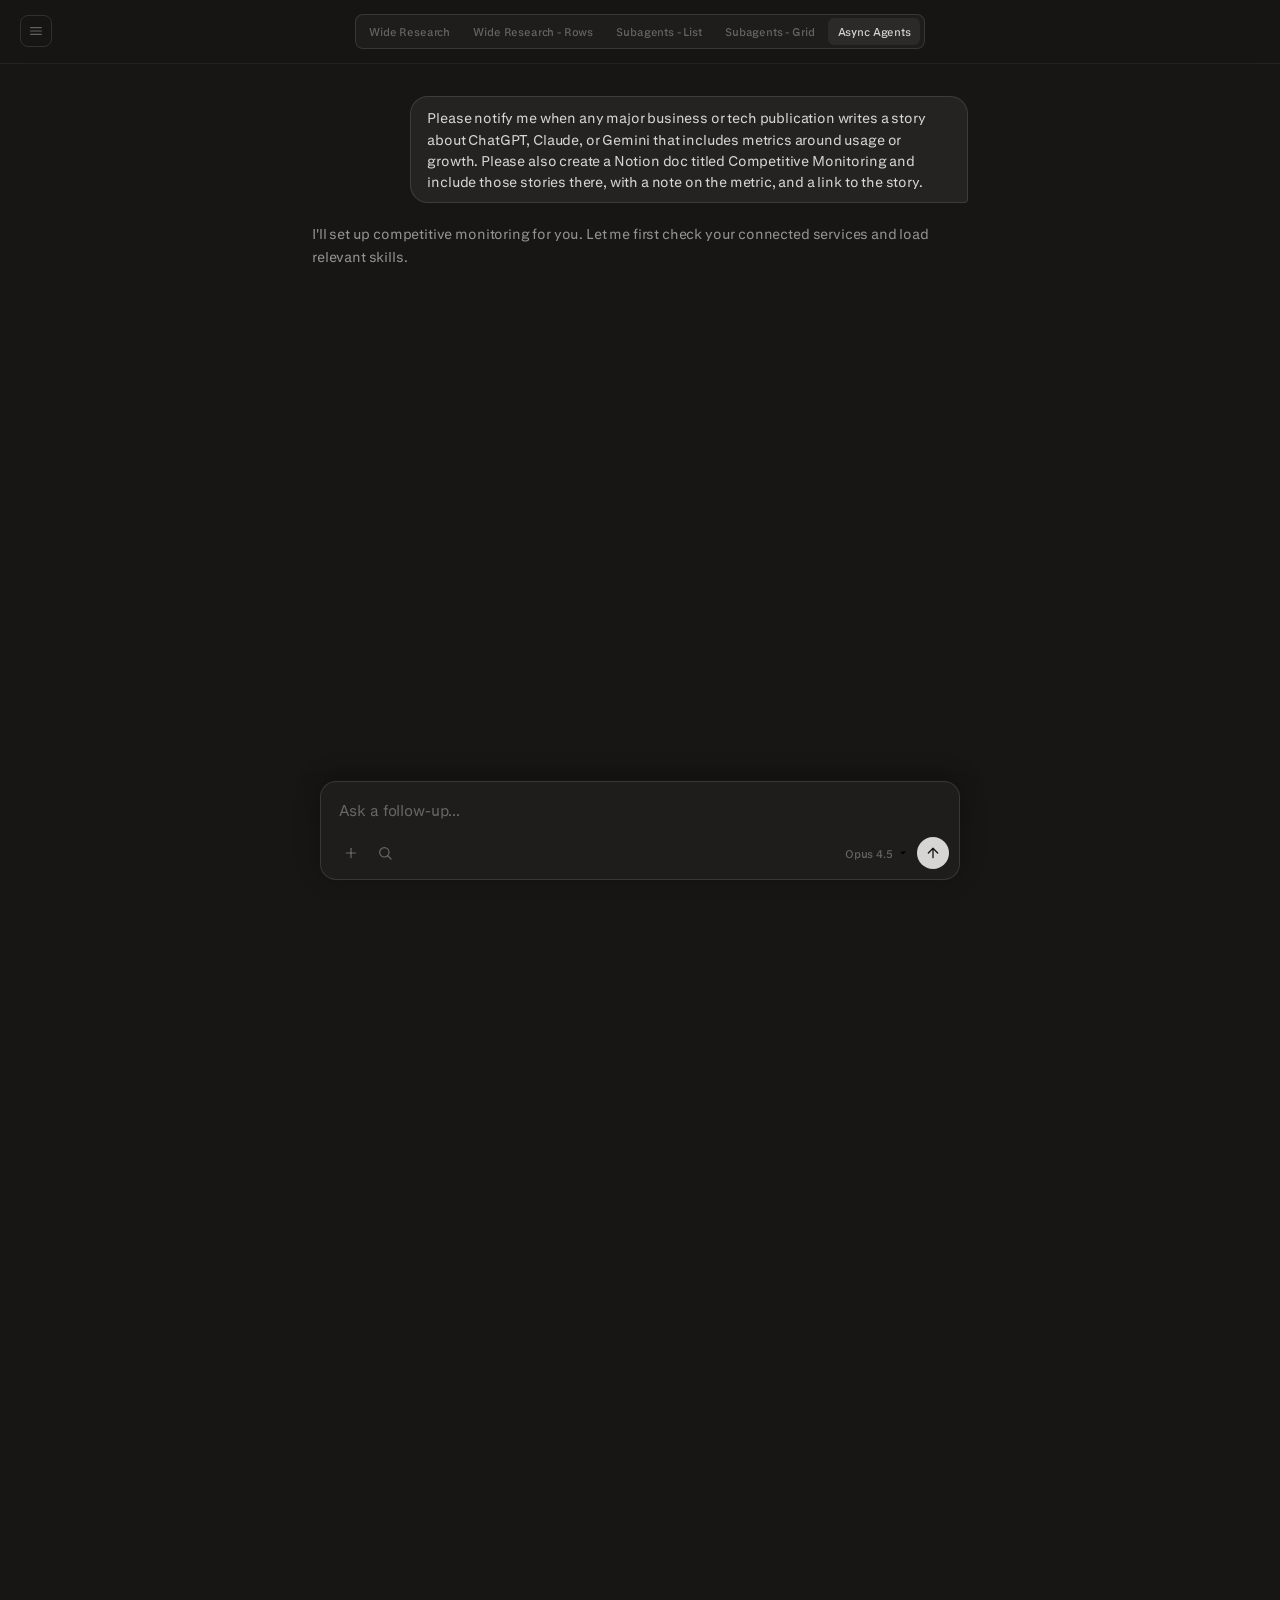
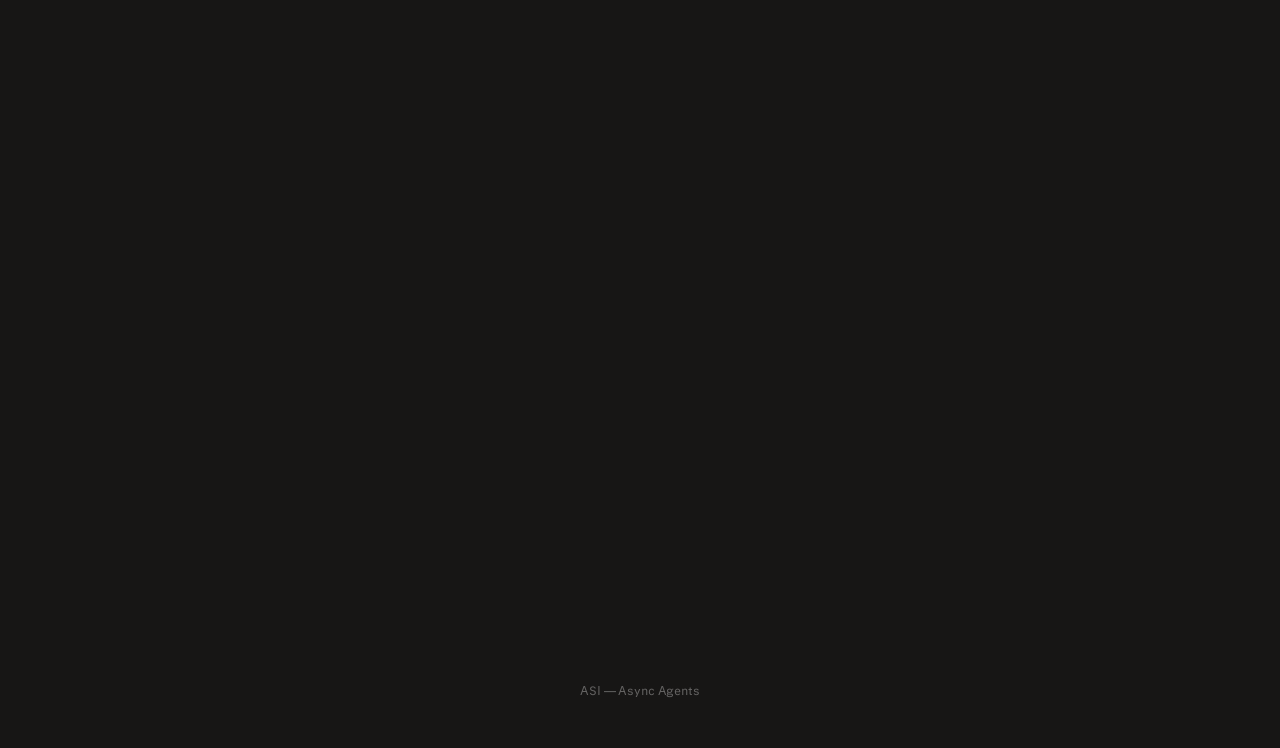
<file: asi-async.html>
<!DOCTYPE html>
<html lang="en" data-theme="dark">
<head>
  <meta charset="UTF-8">
  <meta name="viewport" content="width=device-width, initial-scale=1.0">
  <title>ASI — Async Agents</title>
  <link rel="stylesheet" href="css/styles.css">
  <link rel="stylesheet" href="css/theme.css">
  <style>
    *, *::before, *::after { margin: 0; padding: 0; box-sizing: border-box; }

    body {
      font-family: var(--font-body);
      letter-spacing: -0.01em;
      background: var(--bg);
      color: var(--text);
      line-height: 1.6;
      -webkit-font-smoothing: antialiased;
    }

    /* --- Nav Bar --- */
    .asi-topbar {
      position: fixed; top: 0; left: 0; right: 0; z-index: 100;
      display: flex; align-items: center; justify-content: center;
      padding: 0.85rem 1.25rem;
      background: color-mix(in srgb, var(--bg) 85%, transparent);
      backdrop-filter: blur(12px); -webkit-backdrop-filter: blur(12px);
      border-bottom: 1px solid var(--border-subtle);
    }
    .menu-btn {
      width: 32px; height: 32px;
      display: flex; align-items: center; justify-content: center;
      background: none; border: 1px solid var(--border);
      border-radius: 8px; cursor: pointer; padding: 0;
      transition: border-color 0.15s ease;
    }
    .menu-btn:hover { border-color: var(--text-muted); }
    .menu-btn svg {
      width: 16px; height: 16px;
      stroke: var(--text-muted); fill: none;
      stroke-width: 1.8; stroke-linecap: round; stroke-linejoin: round;
    }
    .menu-dropdown {
      position: absolute;
      top: calc(100% + 0.5rem); left: 0;
      background: var(--surface); border: 1px solid var(--border);
      border-radius: 10px; padding: 0.35rem;
      display: flex; flex-direction: column; min-width: 160px;
      opacity: 0; transform: translateY(-4px); pointer-events: none;
      transition: opacity 0.2s ease, transform 0.2s ease;
      box-shadow: 0 8px 24px rgba(0,0,0,0.4);
      z-index: 200;
    }
    .menu-dropdown.open { opacity: 1; transform: translateY(0); pointer-events: auto; }
    .menu-dropdown a {
      font-size: 0.78rem; font-weight: 500;
      color: var(--text-secondary); text-decoration: none;
      padding: 0.5rem 0.65rem; border-radius: 6px;
      transition: background 0.12s ease, color 0.12s ease;
    }
    .menu-dropdown a:hover { background: var(--surface-raised); color: var(--text); }
    .view-toggle { display: flex; gap: 0.25rem; background: var(--surface); border: 1px solid var(--border); border-radius: 8px; padding: 0.2rem; }
    .view-toggle a { font-size: 0.68rem; font-weight: 500; color: var(--text-muted); text-decoration: none; padding: 0.3rem 0.6rem; border-radius: 6px; transition: color 0.15s ease, background 0.15s ease; }
    .view-toggle a:hover { color: var(--text-secondary); }
    .view-toggle a.active { background: var(--surface-raised); color: var(--text); }

    /* --- Layout --- */
    .asi-container { max-width: 720px; margin: 0 auto; padding: 6rem 2rem 12rem; }

    /* --- Phase visibility --- */
    .phase { opacity: 0; transform: translateY(8px); transition: opacity 0.5s ease, transform 0.5s ease; pointer-events: none; }
    .phase.visible { opacity: 1; transform: translateY(0); pointer-events: auto; }
    .phase + .phase { margin-top: 1.25rem; }

    /* --- Chat Bubble (user, right-aligned) --- */
    .chat-bubble-row { display: flex; justify-content: flex-end; }
    .chat-bubble {
      background: var(--surface-raised); border: 1px solid var(--border);
      border-radius: 18px 18px 4px 18px; padding: 0.65rem 1rem; max-width: 85%;
      font-size: 0.88rem; font-weight: 400; line-height: 1.5; color: var(--text);
    }
    .chat-bubble.reply { font-size: 0.82rem; padding: 0.5rem 0.85rem; max-width: 60%; }

    /* --- Agent Message (left-aligned text blocks) --- */
    .agent-msg {
      font-size: 0.85rem; line-height: 1.65; color: var(--text-secondary);
    }
    .agent-msg p { margin: 0.35rem 0; }
    .agent-msg p:first-child { margin-top: 0; }
    .agent-msg strong { color: var(--text); font-weight: 600; }

    /* --- Agent Group (CoT) --- */
    .agent-group {
      opacity: 0; transform: translateY(6px);
      transition: opacity 0.35s ease, transform 0.35s ease;
    }
    .agent-group.visible { opacity: 1; transform: translateY(0); }
    .agent-group.completed { opacity: 0.45; transition: opacity 0.5s ease; }
    .agent-group-header {
      display: flex; align-items: center; gap: 0.45rem;
      padding: 0.5rem 0; font-size: 0.82rem; cursor: pointer; position: relative;
    }
    .ag-spinner-wrap {
      width: 16px; display: flex; align-items: center; justify-content: center;
      flex-shrink: 0; transition: opacity 0.3s ease;
    }
    .ag-check {
      color: var(--green); font-weight: 600; font-size: 0.78rem;
      width: 16px; text-align: center; flex-shrink: 0;
      opacity: 0; position: absolute; transition: opacity 0.3s ease;
    }
    .agent-group.completed .ag-check { opacity: 1; position: static; }
    .agent-group.completed .ag-spinner-wrap { opacity: 0; width: 0; overflow: hidden; }
    .ag-label { font-weight: 600; color: var(--text); }
    .agent-group.visible:not(.completed) .ag-label {
      background: linear-gradient(90deg,
        var(--text) 0%, var(--text) 35%,
        var(--text-muted) 50%,
        var(--text) 65%, var(--text) 100%);
      background-size: 300% 100%;
      -webkit-background-clip: text; background-clip: text;
      -webkit-text-fill-color: transparent;
      animation: textShimmer 2.4s linear infinite;
    }
    .agent-group.completed .ag-label {
      background: none; -webkit-text-fill-color: var(--text); animation: none;
    }
    .ag-task {
      color: var(--text-muted); flex: 1; min-width: 0;
      overflow: hidden; text-overflow: ellipsis; white-space: nowrap;
    }
    .ag-chevron {
      width: 12px; height: 12px; stroke: var(--text-muted); fill: none;
      stroke-width: 2; stroke-linecap: round; stroke-linejoin: round;
      flex-shrink: 0; transition: transform 0.3s cubic-bezier(0.4, 0, 0.2, 1);
    }
    .agent-group.expanded .ag-chevron { transform: rotate(90deg); }

    .agent-group-body {
      margin-left: 7px; padding-left: 1rem;
      border-left: 1px solid var(--border);
      display: grid; grid-template-rows: 0fr; opacity: 0;
      transition: grid-template-rows 0.4s ease, opacity 0.35s ease, padding 0.4s ease;
      padding-top: 0; padding-bottom: 0;
    }
    .agent-group-body-inner { overflow: hidden; }
    .agent-group.expanded .agent-group-body {
      grid-template-rows: 1fr; opacity: 1;
      padding-top: 0.15rem; padding-bottom: 0.4rem;
    }
    .agent-group.completed .agent-group-body { opacity: 0.6; }

    .ag-step {
      display: flex; align-items: center; gap: 0.4rem;
      padding: 0.2rem 0; font-size: 0.75rem;
      opacity: 0; transition: opacity 0.3s ease; position: relative;
    }
    .ag-step.visible { opacity: 1; }
    .ag-step.completed { opacity: 0.5; }
    .ag-step-spinner-wrap {
      width: 14px; display: flex; align-items: center; justify-content: center;
      flex-shrink: 0; transition: opacity 0.3s ease;
    }
    .ag-step-check {
      color: var(--green); font-weight: 600; font-size: 0.72rem;
      width: 14px; text-align: center; flex-shrink: 0;
      opacity: 0; position: absolute; transition: opacity 0.3s ease;
    }
    .ag-step.completed .ag-step-check { opacity: 1; position: static; }
    .ag-step.completed .ag-step-spinner-wrap { opacity: 0; width: 0; overflow: hidden; }
    .ag-step-text { font-family: var(--font-mono); color: var(--text-muted); }

    /* --- Auth Card --- */
    .auth-card {
      background: var(--surface); border: 1px solid var(--border);
      border-radius: 12px; padding: 1rem 1.15rem;
    }
    .auth-card p {
      font-size: 0.82rem; line-height: 1.55; color: var(--text-secondary);
      margin: 0 0 0.65rem;
    }
    .auth-card-btn {
      display: inline-flex; align-items: center; gap: 0.4rem;
      font-size: 0.78rem; font-weight: 600; color: var(--text);
      background: var(--surface-raised); border: 1px solid var(--border);
      border-radius: 8px; padding: 0.5rem 1rem; cursor: pointer;
      transition: border-color 0.15s ease, background 0.15s ease;
      margin-bottom: 0.75rem;
    }
    .auth-card-btn:hover { border-color: var(--text-muted); }
    .auth-card-btn svg {
      width: 14px; height: 14px; stroke: var(--text-muted); fill: none;
      stroke-width: 2; stroke-linecap: round; stroke-linejoin: round;
    }
    .auth-card-btn.connected { border-color: var(--green); color: var(--green-text); }
    .auth-card-btn.connected .auth-btn-check { display: inline; }
    .auth-card-btn .auth-btn-check { display: none; color: var(--green); font-weight: 600; font-size: 0.78rem; }
    .auth-card-list {
      font-size: 0.75rem; color: var(--text-muted); line-height: 1.6;
      margin: 0; padding-left: 1rem; list-style: none;
    }
    .auth-card-list li { position: relative; padding-left: 0.25rem; margin: 0.2rem 0; }
    .auth-card-list li::before { content: '\2022'; position: absolute; left: -0.75rem; color: var(--border); }

    /* --- Sleep / Pause Indicator --- */
    .sleep-indicator {
      display: flex; align-items: center; gap: 0.5rem;
      padding: 0.65rem 0.85rem;
      background: var(--surface); border: 1px solid var(--border);
      border-radius: 10px; font-size: 0.75rem;
    }
    .sleep-indicator-icon {
      width: 20px; height: 20px; flex-shrink: 0;
      display: flex; align-items: center; justify-content: center;
    }
    .sleep-indicator-icon svg {
      width: 14px; height: 14px;
      stroke: var(--text-muted); fill: none;
      stroke-width: 1.8; stroke-linecap: round; stroke-linejoin: round;
    }
    .sleep-indicator-text {
      font-family: var(--font-mono); color: var(--text-muted); font-size: 0.72rem;
    }
    .sleep-indicator-text em { font-style: normal; color: var(--text-secondary); }

    /* --- Metrics Block --- */
    .metrics-block {
      background: var(--surface); border: 1px solid var(--border);
      border-radius: 10px; padding: 0.75rem 0.95rem;
    }
    .metrics-title {
      font-size: 0.72rem; font-weight: 600; color: var(--text-secondary);
      margin-bottom: 0.4rem; text-transform: uppercase; letter-spacing: 0.04em;
    }
    .metrics-row {
      display: flex; align-items: baseline; gap: 0.5rem;
      padding: 0.2rem 0; font-size: 0.78rem;
    }
    .metrics-label { font-weight: 600; color: var(--text); min-width: 70px; }
    .metrics-value { color: var(--text-muted); font-family: var(--font-mono); font-size: 0.72rem; }

    /* --- Time Break --- */
    .time-break {
      display: flex; align-items: center; justify-content: center; gap: 0.5rem;
      padding: 2rem 0; color: var(--text-muted); font-size: 0.68rem;
      font-family: var(--font-mono);
    }
    .time-break::before, .time-break::after { content: ''; width: 40px; height: 1px; background: var(--border); }

    /* --- Unread Divider --- */
    .unread-divider {
      display: flex; align-items: center; gap: 0.75rem; margin: 0.5rem 0;
    }
    .unread-divider::before, .unread-divider::after { content: ''; flex: 1; height: 1px; background: #3d6b99; }
    .unread-badge {
      font-size: 0.68rem; font-weight: 600; color: #7aafdf; white-space: nowrap;
      padding: 0.2rem 0.6rem; border-radius: 10px;
      background: rgba(61, 107, 153, 0.15); border: 1px solid rgba(61, 107, 153, 0.3);
    }

    /* --- Timestamp Header --- */
    .timestamp-header {
      font-size: 0.68rem; font-weight: 500; color: var(--text-muted);
      font-family: var(--font-mono); padding: 0.5rem 0 0.25rem; letter-spacing: 0.02em;
    }

    /* --- Agent Entry Header (wake) --- */
    .agent-entry-header {
      display: flex; align-items: center; gap: 0.5rem; margin-bottom: 0.35rem;
    }
    .agent-avatar {
      width: 22px; height: 22px; border-radius: 6px;
      background: var(--surface-raised); border: 1px solid var(--border);
      display: flex; align-items: center; justify-content: center;
    }
    .agent-avatar svg { width: 12px; height: 12px; stroke: var(--text-muted); fill: none; stroke-width: 2; stroke-linecap: round; stroke-linejoin: round; }
    .agent-entry-name { font-size: 0.75rem; font-weight: 600; color: var(--text); }
    .agent-entry-badge {
      font-size: 0.58rem; font-weight: 500; color: var(--green-text);
      background: rgba(61, 186, 114, 0.1); border: 1px solid rgba(61, 186, 114, 0.2);
      border-radius: 4px; padding: 0.08rem 0.3rem;
    }

    /* --- Document Artifact --- */
    .doc-artifact {
      background: var(--surface); border: 1px solid var(--border);
      border-radius: 14px; overflow: hidden;
      transition: border-color 0.2s ease; cursor: pointer;
    }
    .doc-artifact:hover { border-color: var(--text-muted); }
    .doc-artifact-header {
      display: flex; align-items: center; gap: 0.65rem;
      padding: 0.85rem 1rem; border-bottom: 1px solid var(--border);
    }
    .doc-artifact-icon {
      width: 36px; height: 36px; border-radius: 8px;
      background: #2b2b35; display: flex; align-items: center; justify-content: center; flex-shrink: 0;
    }
    .doc-artifact-icon svg { width: 18px; height: 18px; fill: var(--text-secondary); }
    .doc-artifact-meta { flex: 1; min-width: 0; }
    .doc-artifact-title { font-size: 0.82rem; font-weight: 600; color: var(--text); line-height: 1.3; }
    .doc-artifact-subtitle { font-size: 0.68rem; color: var(--text-muted); margin-top: 0.1rem; }
    .doc-artifact-open {
      font-size: 0.68rem; font-weight: 500; color: var(--text-muted);
      padding: 0.3rem 0.6rem; border: 1px solid var(--border); border-radius: 6px;
      background: transparent; cursor: pointer; flex-shrink: 0;
      transition: color 0.15s ease, border-color 0.15s ease;
    }
    .doc-artifact-open:hover { color: var(--text-secondary); border-color: var(--text-muted); }
    .doc-artifact-preview {
      padding: 1rem 1.15rem 1.15rem; max-height: 280px;
      overflow: hidden; position: relative;
    }
    .doc-artifact-preview::after {
      content: ''; position: absolute; bottom: 0; left: 0; right: 0;
      height: 60px; background: linear-gradient(to top, var(--surface) 10%, transparent);
      pointer-events: none;
    }
    .doc-preview-content { font-size: 0.75rem; line-height: 1.7; color: var(--text-secondary); }
    .doc-preview-content h4 { font-size: 0.82rem; font-weight: 600; color: var(--text); margin: 0 0 0.35rem; }
    .doc-preview-content p { margin: 0.35rem 0; }
    .doc-preview-content .doc-table {
      width: 100%; border-collapse: collapse; margin: 0.5rem 0; font-size: 0.7rem;
    }
    .doc-preview-content .doc-table th {
      text-align: left; padding: 0.35rem 0.5rem; font-weight: 600;
      color: var(--text-muted); border-bottom: 1px solid var(--border);
      font-size: 0.65rem; text-transform: uppercase; letter-spacing: 0.04em;
    }
    .doc-preview-content .doc-table td {
      padding: 0.3rem 0.5rem; border-bottom: 1px solid var(--border-subtle);
      color: var(--text-secondary); font-size: 0.72rem;
    }
    .doc-preview-content .doc-table td:first-child { color: var(--text); font-weight: 500; }
    .doc-preview-content .metric-highlight {
      color: var(--green-text); font-family: var(--font-mono); font-size: 0.7rem;
    }

    /* --- Answer (blur-reveal) --- */
    .answer-text { font-size: 0.85rem; line-height: 1.7; color: var(--text-secondary); }
    .answer-text .word { display: inline; animation: wordReveal 0.25s ease-out forwards; }
    @keyframes wordReveal { from { opacity: 0; filter: blur(4px); } to { opacity: 1; filter: blur(0); } }
    .answer-text strong { color: var(--text); font-weight: 600; }

    /* --- Bottom Search Bar --- */
    .search-bar {
      position: fixed; bottom: 0; left: 0; right: 0; z-index: 100;
      padding: 0.75rem 1.25rem 1.25rem;
      background: linear-gradient(to top, var(--bg) 60%, transparent);
      display: flex; justify-content: center;
    }
    .search-bar-inner {
      width: 100%; max-width: 640px;
      background: var(--surface); border: 1px solid var(--border);
      border-radius: 16px; display: flex; flex-direction: column;
      box-shadow: 0 -4px 24px rgba(0,0,0,0.3);
    }
    .search-bar-input { flex: 1; padding: 0.9rem 1.1rem 0.5rem; }
    .search-bar-input input {
      width: 100%; border: none; background: transparent;
      font-family: var(--font-body); font-size: 0.92rem;
      color: var(--text); outline: none; letter-spacing: -0.01em;
    }
    .search-bar-input input::placeholder { color: var(--text-muted); }
    .search-bar-footer { display: flex; align-items: center; justify-content: space-between; padding: 0.45rem 0.6rem 0.6rem 1rem; }
    .search-bar-left { display: flex; align-items: center; gap: 0.35rem; }
    .search-bar-right { display: flex; align-items: center; gap: 0.5rem; }
    .sb-icon-btn { width: 28px; height: 28px; display: flex; align-items: center; justify-content: center; border: none; background: transparent; color: var(--text-muted); cursor: pointer; border-radius: 50%; padding: 0; transition: color 0.15s ease, background 0.15s ease; }
    .sb-icon-btn svg { width: 16px; height: 16px; stroke: currentColor; fill: none; stroke-width: 1.8; stroke-linecap: round; stroke-linejoin: round; }
    .sb-icon-btn:hover { color: var(--text-secondary); background: var(--surface-raised); }
    .sb-model { font-size: 0.68rem; font-weight: 500; color: var(--text-muted); display: flex; align-items: center; gap: 0.3rem; cursor: pointer; }
    .sb-submit { width: 32px; height: 32px; border-radius: 50%; background: var(--text); color: var(--bg); border: none; display: flex; align-items: center; justify-content: center; cursor: pointer; transition: opacity 0.15s ease; flex-shrink: 0; }
    .sb-submit svg { width: 16px; height: 16px; stroke: currentColor; fill: none; stroke-width: 2; stroke-linecap: round; stroke-linejoin: round; }
    .sb-submit:hover { opacity: 0.8; }

    .asi-footer { text-align: center; padding: 3rem 2rem; color: var(--text-muted); font-size: 0.72rem; }

    @keyframes textShimmer { 0% { background-position: 200% 50%; } 100% { background-position: -100% 50%; } }

    @media (max-width: 640px) {
      .asi-container { padding: 4rem 1.25rem 6rem; }
      .chat-bubble { font-size: 0.82rem; max-width: 92%; }
    }
  </style>
</head>
<body>

  <nav class="asi-topbar">
    <div style="position: absolute; left: 1.25rem; top: 50%; transform: translateY(-50%);">
      <button class="menu-btn" id="menu-btn" aria-label="Menu">
        <svg viewBox="0 0 24 24"><line x1="4" y1="7" x2="20" y2="7"/><line x1="4" y1="12" x2="20" y2="12"/><line x1="4" y1="17" x2="20" y2="17"/></svg>
      </button>
      <div class="menu-dropdown" id="menu-dropdown">
        <a href="index.html">Index</a>
        <a href="components.html">Components</a>
        <a href="streaming.html">Streaming</a>
        <a href="asi-v0-scope.html">Wide Research</a>
        <a href="asi-v0-rows.html">Wide Research - Rows</a>
        <a href="asi.html">Subagents - List</a>
        <a href="asi-mega.html">Subagents - Grid</a>
        <a href="asi-condensed.html">Condensed</a>
        <a href="asi-floating.html">Floating Agents</a>
        <a href="asi-async.html">Async Agents</a>
        <a href="asi-async-v2.html">Workspace</a>
      </div>
    </div>
    <div class="view-toggle">
      <a href="asi-v0-scope.html">Wide Research</a>
      <a href="asi-v0-rows.html">Wide Research - Rows</a>
      <a href="asi.html">Subagents - List</a>
      <a href="asi-mega.html">Subagents - Grid</a>
      <a href="asi-async.html" class="active">Async Agents</a>
    </div>
  </nav>

  <div class="asi-container">

    <!-- Phase 1: User Query -->
    <div class="phase" id="p-query">
      <div class="chat-bubble-row">
        <div class="chat-bubble">Please notify me when any major business or tech publication writes a story about ChatGPT, Claude, or Gemini that includes metrics around usage or growth. Please also create a Notion doc titled Competitive Monitoring and include those stories there, with a note on the metric, and a link to the story.</div>
      </div>
    </div>

    <!-- Phase 2: Agent initial response -->
    <div class="phase" id="p-agent-1">
      <div class="agent-msg">
        <p>I'll set up competitive monitoring for you. Let me first check your connected services and load relevant skills.</p>
      </div>
    </div>

    <!-- Phase 3: Check tools agent group -->
    <div class="phase" id="p-ag-tools">
      <div class="agent-group" id="ag-tools">
        <div class="agent-group-header" onclick="this.parentElement.classList.toggle('expanded')">
          <span class="ag-spinner-wrap"><span class="loader text-spinner sm" data-spinner="braille" style="font-size:0.8rem; color: var(--text-muted); width:16px; height:16px;"></span></span>
          <span class="ag-check">&#x2713;</span>
          <span class="ag-label">Setup</span>
          <span class="ag-task">Checking connected services</span>
          <svg class="ag-chevron" viewBox="0 0 24 24"><polyline points="9 6 15 12 9 18"/></svg>
        </div>
        <div class="agent-group-body"><div class="agent-group-body-inner">
          <div class="ag-step" id="ag-tools-s1"><span class="ag-step-spinner-wrap"><span class="loader text-spinner sm" data-spinner="braille" style="font-size:0.65rem; color: var(--text-muted); width:12px; height:12px;"></span></span><span class="ag-step-check">&#x2713;</span><span class="ag-step-text">Checking which apps are connected</span></div>
          <div class="ag-step" id="ag-tools-s2"><span class="ag-step-spinner-wrap"><span class="loader text-spinner sm" data-spinner="braille" style="font-size:0.65rem; color: var(--text-muted); width:12px; height:12px;"></span></span><span class="ag-step-check">&#x2713;</span><span class="ag-step-text">Notion isn't connected yet — need to request access</span></div>
        </div></div>
      </div>
    </div>

    <!-- Phase 4: Auth interstitial -->
    <div class="phase" id="p-auth">
      <div class="auth-card">
        <p>I need access to Notion to create the monitoring doc. Please connect your account:</p>
        <button class="auth-card-btn" id="auth-btn">
          <svg viewBox="0 0 24 24"><rect x="3" y="11" width="18" height="11" rx="2" ry="2"/><path d="M7 11V7a5 5 0 0 1 10 0v4"/></svg>
          <span id="auth-btn-text">Login to Notion</span>
          <span class="auth-btn-check">&#x2713;</span>
        </button>
        <ul class="auth-card-list">
          <li>Create and edit pages in your workspace</li>
          <li>Read workspace content for monitoring updates</li>
        </ul>
      </div>
    </div>

    <!-- Phase 5: User reply -->
    <div class="phase" id="p-user-reply">
      <div class="chat-bubble-row">
        <div class="chat-bubble reply">Done, I connected</div>
      </div>
    </div>

    <!-- Phase 6: Confirm auth agent group -->
    <div class="phase" id="p-ag-auth">
      <div class="agent-group" id="ag-auth">
        <div class="agent-group-header" onclick="this.parentElement.classList.toggle('expanded')">
          <span class="ag-spinner-wrap"><span class="loader text-spinner sm" data-spinner="braille" style="font-size:0.8rem; color: var(--text-muted); width:16px; height:16px;"></span></span>
          <span class="ag-check">&#x2713;</span>
          <span class="ag-label">Auth</span>
          <span class="ag-task">Verifying your connected apps</span>
          <svg class="ag-chevron" viewBox="0 0 24 24"><polyline points="9 6 15 12 9 18"/></svg>
        </div>
        <div class="agent-group-body"><div class="agent-group-body-inner">
          <div class="ag-step" id="ag-auth-s1"><span class="ag-step-spinner-wrap"><span class="loader text-spinner sm" data-spinner="braille" style="font-size:0.65rem; color: var(--text-muted); width:12px; height:12px;"></span></span><span class="ag-step-check">&#x2713;</span><span class="ag-step-text">Re-checking connected apps</span></div>
          <div class="ag-step" id="ag-auth-s2"><span class="ag-step-spinner-wrap"><span class="loader text-spinner sm" data-spinner="braille" style="font-size:0.65rem; color: var(--text-muted); width:12px; height:12px;"></span></span><span class="ag-step-check">&#x2713;</span><span class="ag-step-text">Confirmed Notion and Slack are both connected</span></div>
          <div class="ag-step" id="ag-auth-s3"><span class="ag-step-spinner-wrap"><span class="loader text-spinner sm" data-spinner="braille" style="font-size:0.65rem; color: var(--text-muted); width:12px; height:12px;"></span></span><span class="ag-step-check">&#x2713;</span><span class="ag-step-text">Loading the research assistant skill</span></div>
        </div></div>
      </div>
    </div>

    <!-- Phase 7: Research agent group -->
    <div class="phase" id="p-ag-research">
      <div class="agent-group" id="ag-research">
        <div class="agent-group-header" onclick="this.parentElement.classList.toggle('expanded')">
          <span class="ag-spinner-wrap"><span class="loader text-spinner sm" data-spinner="braille" style="font-size:0.8rem; color: var(--text-muted); width:16px; height:16px;"></span></span>
          <span class="ag-check">&#x2713;</span>
          <span class="ag-label">Research</span>
          <span class="ag-task">Finding stories with usage metrics</span>
          <svg class="ag-chevron" viewBox="0 0 24 24"><polyline points="9 6 15 12 9 18"/></svg>
        </div>
        <div class="agent-group-body"><div class="agent-group-body-inner">
          <div class="ag-step" id="ag-res-s1"><span class="ag-step-spinner-wrap"><span class="loader text-spinner sm" data-spinner="braille" style="font-size:0.65rem; color: var(--text-muted); width:12px; height:12px;"></span></span><span class="ag-step-check">&#x2713;</span><span class="ag-step-text">Searching for recent ChatGPT, Claude, and Gemini stories with usage metrics</span></div>
          <div class="ag-step" id="ag-res-s2"><span class="ag-step-spinner-wrap"><span class="loader text-spinner sm" data-spinner="braille" style="font-size:0.65rem; color: var(--text-muted); width:12px; height:12px;"></span></span><span class="ag-step-check">&#x2713;</span><span class="ag-step-text">Found 4 relevant stories with growth data</span></div>
          <div class="ag-step" id="ag-res-s3"><span class="ag-step-spinner-wrap"><span class="loader text-spinner sm" data-spinner="braille" style="font-size:0.65rem; color: var(--text-muted); width:12px; height:12px;"></span></span><span class="ag-step-check">&#x2713;</span><span class="ag-step-text">Reading Reuters — AI chatbot market share breakdown</span></div>
          <div class="ag-step" id="ag-res-s4"><span class="ag-step-spinner-wrap"><span class="loader text-spinner sm" data-spinner="braille" style="font-size:0.65rem; color: var(--text-muted); width:12px; height:12px;"></span></span><span class="ag-step-check">&#x2713;</span><span class="ag-step-text">Reading The Information — Claude enterprise adoption</span></div>
          <div class="ag-step" id="ag-res-s5"><span class="ag-step-spinner-wrap"><span class="loader text-spinner sm" data-spinner="braille" style="font-size:0.65rem; color: var(--text-muted); width:12px; height:12px;"></span></span><span class="ag-step-check">&#x2713;</span><span class="ag-step-text">Reading Sensor Tower — Gemini growth numbers</span></div>
        </div></div>
      </div>
    </div>

    <!-- Phase 8: Create Notion + notify agent group -->
    <div class="phase" id="p-ag-create">
      <div class="agent-group" id="ag-create">
        <div class="agent-group-header" onclick="this.parentElement.classList.toggle('expanded')">
          <span class="ag-spinner-wrap"><span class="loader text-spinner sm" data-spinner="braille" style="font-size:0.8rem; color: var(--text-muted); width:16px; height:16px;"></span></span>
          <span class="ag-check">&#x2713;</span>
          <span class="ag-label">Create</span>
          <span class="ag-task">Setting up Notion doc and notifications</span>
          <svg class="ag-chevron" viewBox="0 0 24 24"><polyline points="9 6 15 12 9 18"/></svg>
        </div>
        <div class="agent-group-body"><div class="agent-group-body-inner">
          <div class="ag-step" id="ag-cr-s1"><span class="ag-step-spinner-wrap"><span class="loader text-spinner sm" data-spinner="braille" style="font-size:0.65rem; color: var(--text-muted); width:12px; height:12px;"></span></span><span class="ag-step-check">&#x2713;</span><span class="ag-step-text">Creating Notion page — "Competitive Monitoring"</span></div>
          <div class="ag-step" id="ag-cr-s2"><span class="ag-step-spinner-wrap"><span class="loader text-spinner sm" data-spinner="braille" style="font-size:0.65rem; color: var(--text-muted); width:12px; height:12px;"></span></span><span class="ag-step-check">&#x2713;</span><span class="ag-step-text">Adding 4 stories with metrics and source links</span></div>
          <div class="ag-step" id="ag-cr-s3"><span class="ag-step-spinner-wrap"><span class="loader text-spinner sm" data-spinner="braille" style="font-size:0.65rem; color: var(--text-muted); width:12px; height:12px;"></span></span><span class="ag-step-check">&#x2713;</span><span class="ag-step-text">Sending you a Slack DM with the highlights</span></div>
          <div class="ag-step" id="ag-cr-s4"><span class="ag-step-spinner-wrap"><span class="loader text-spinner sm" data-spinner="braille" style="font-size:0.65rem; color: var(--text-muted); width:12px; height:12px;"></span></span><span class="ag-step-check">&#x2713;</span><span class="ag-step-text">Scheduling next check in 24 hours</span></div>
        </div></div>
      </div>
    </div>

    <!-- Phase 9: Summary -->
    <div class="phase" id="p-summary">
      <div class="answer-text" id="summary-text"></div>
    </div>

    <!-- Phase 10: Document Artifact -->
    <div class="phase" id="p-artifact">
      <div class="doc-artifact">
        <div class="doc-artifact-header">
          <div class="doc-artifact-icon">
            <svg viewBox="0 0 24 24" xmlns="http://www.w3.org/2000/svg"><path d="M6 2C4.9 2 4 2.9 4 4v16c0 1.1.9 2 2 2h12c1.1 0 2-.9 2-2V8l-6-6H6zm7 1.5L18.5 9H13V3.5zM7 13h10v1.5H7V13zm0 3h10v1.5H7V16zm0 3h7v1.5H7V19zm0-9h4v1.5H7V10z"/></svg>
          </div>
          <div class="doc-artifact-meta">
            <div class="doc-artifact-title">Competitive Monitoring</div>
            <div class="doc-artifact-subtitle">Notion &middot; 4 stories &middot; Updated just now</div>
          </div>
          <button class="doc-artifact-open">Open</button>
        </div>
        <div class="doc-artifact-preview">
          <div class="doc-preview-content">
            <h4>AI Chatbot Competitive Landscape — Usage &amp; Growth Metrics</h4>
            <p>Tracking stories from major publications that cite specific usage or growth numbers for ChatGPT, Claude, and Gemini.</p>
            <table class="doc-table">
              <thead>
                <tr><th>Source</th><th>Product</th><th>Metric</th><th>Date</th></tr>
              </thead>
              <tbody>
                <tr><td>Reuters</td><td>ChatGPT</td><td><span class="metric-highlight">878M monthly users</span>, 64.5% market share</td><td>Jan 28</td></tr>
                <tr><td>The Information</td><td>Claude</td><td><span class="metric-highlight">30M MAU</span>, 70% Fortune 100 adoption</td><td>Jan 26</td></tr>
                <tr><td>Sensor Tower</td><td>Gemini</td><td><span class="metric-highlight">450M MAU</span>, 49% growth in 12 weeks</td><td>Jan 24</td></tr>
                <tr><td>Bloomberg</td><td>ChatGPT</td><td><span class="metric-highlight">$2B annualized revenue</span>, 300M weekly active</td><td>Jan 22</td></tr>
              </tbody>
            </table>
          </div>
        </div>
      </div>
    </div>

    <!-- Phase 11: Metrics quick view -->
    <div class="phase" id="p-metrics">
      <div class="metrics-block">
        <div class="metrics-title">Today's Key Metrics</div>
        <div class="metrics-row"><span class="metrics-label">ChatGPT</span><span class="metrics-value">878M users, 64.5% market share</span></div>
        <div class="metrics-row"><span class="metrics-label">Claude</span><span class="metrics-value">30M MAU, 29% enterprise share, 70% Fortune 100 adoption</span></div>
        <div class="metrics-row"><span class="metrics-label">Gemini</span><span class="metrics-value">450M MAU, 21.5% market share, 49% growth in 12 weeks</span></div>
      </div>
    </div>

    <!-- Phase 12: Sleep -->
    <div class="phase" id="p-sleep-1">
      <div class="sleep-indicator">
        <div class="sleep-indicator-icon">
          <svg viewBox="0 0 24 24"><path d="M21 12.79A9 9 0 1 1 11.21 3 7 7 0 0 0 21 12.79z"/></svg>
        </div>
        <div class="sleep-indicator-text">Monitoring paused — <em>resuming tomorrow at 9:01 PM</em></div>
      </div>
    </div>

    <!-- Phase 13: Time Break -->
    <div class="phase" id="p-timebreak">
      <div class="time-break">24 hours later</div>
    </div>

    <!-- Phase 14: Unread Divider -->
    <div class="phase" id="p-unread">
      <div class="unread-divider">
        <span class="unread-badge">New</span>
      </div>
    </div>

    <!-- Phase 15: Agent Wake -->
    <div class="phase" id="p-wake">
      <div class="timestamp-header">9:02 PM CST — January 31, 2026</div>
      <div class="agent-entry-header">
        <div class="agent-avatar">
          <svg viewBox="0 0 24 24"><circle cx="12" cy="8" r="4"/><path d="M20 21a8 8 0 1 0-16 0"/></svg>
        </div>
        <span class="agent-entry-name">Monitoring Agent</span>
        <span class="agent-entry-badge">Auto-resumed</span>
      </div>
    </div>

    <!-- Phase 16: Wake agent group -->
    <div class="phase" id="p-ag-wake">
      <div class="agent-group" id="ag-wake">
        <div class="agent-group-header" onclick="this.parentElement.classList.toggle('expanded')">
          <span class="ag-spinner-wrap"><span class="loader text-spinner sm" data-spinner="braille" style="font-size:0.8rem; color: var(--text-muted); width:16px; height:16px;"></span></span>
          <span class="ag-check">&#x2713;</span>
          <span class="ag-label">Scan</span>
          <span class="ag-task">Looking for new stories since yesterday</span>
          <svg class="ag-chevron" viewBox="0 0 24 24"><polyline points="9 6 15 12 9 18"/></svg>
        </div>
        <div class="agent-group-body"><div class="agent-group-body-inner">
          <div class="ag-step" id="ag-wk-s1"><span class="ag-step-spinner-wrap"><span class="loader text-spinner sm" data-spinner="braille" style="font-size:0.65rem; color: var(--text-muted); width:12px; height:12px;"></span></span><span class="ag-step-check">&#x2713;</span><span class="ag-step-text">Searching for new stories from the last 24 hours</span></div>
          <div class="ag-step" id="ag-wk-s2"><span class="ag-step-spinner-wrap"><span class="loader text-spinner sm" data-spinner="braille" style="font-size:0.65rem; color: var(--text-muted); width:12px; height:12px;"></span></span><span class="ag-step-check">&#x2713;</span><span class="ag-step-text">Found 1 new story — Gemini growing 5x faster than ChatGPT</span></div>
          <div class="ag-step" id="ag-wk-s3"><span class="ag-step-spinner-wrap"><span class="loader text-spinner sm" data-spinner="braille" style="font-size:0.65rem; color: var(--text-muted); width:12px; height:12px;"></span></span><span class="ag-step-check">&#x2713;</span><span class="ag-step-text">Reading Sensor Tower report on Gemini vs ChatGPT growth</span></div>
          <div class="ag-step" id="ag-wk-s4"><span class="ag-step-spinner-wrap"><span class="loader text-spinner sm" data-spinner="braille" style="font-size:0.65rem; color: var(--text-muted); width:12px; height:12px;"></span></span><span class="ag-step-check">&#x2713;</span><span class="ag-step-text">Adding entry to Competitive Monitoring doc</span></div>
          <div class="ag-step" id="ag-wk-s5"><span class="ag-step-spinner-wrap"><span class="loader text-spinner sm" data-spinner="braille" style="font-size:0.65rem; color: var(--text-muted); width:12px; height:12px;"></span></span><span class="ag-step-check">&#x2713;</span><span class="ag-step-text">Sending you a Slack notification</span></div>
          <div class="ag-step" id="ag-wk-s6"><span class="ag-step-spinner-wrap"><span class="loader text-spinner sm" data-spinner="braille" style="font-size:0.65rem; color: var(--text-muted); width:12px; height:12px;"></span></span><span class="ag-step-check">&#x2713;</span><span class="ag-step-text">Scheduling next check in 24 hours</span></div>
        </div></div>
      </div>
    </div>

    <!-- Phase 17: Wake summary -->
    <div class="phase" id="p-wake-summary">
      <div class="answer-text" id="wake-summary-text"></div>
    </div>

    <!-- Phase 18: Updated document artifact -->
    <div class="phase" id="p-artifact-2">
      <div class="doc-artifact">
        <div class="doc-artifact-header">
          <div class="doc-artifact-icon">
            <svg viewBox="0 0 24 24" xmlns="http://www.w3.org/2000/svg"><path d="M6 2C4.9 2 4 2.9 4 4v16c0 1.1.9 2 2 2h12c1.1 0 2-.9 2-2V8l-6-6H6zm7 1.5L18.5 9H13V3.5zM7 13h10v1.5H7V13zm0 3h10v1.5H7V16zm0 3h7v1.5H7V19zm0-9h4v1.5H7V10z"/></svg>
          </div>
          <div class="doc-artifact-meta">
            <div class="doc-artifact-title">Competitive Monitoring</div>
            <div class="doc-artifact-subtitle">Notion &middot; 5 stories &middot; 1 new entry added</div>
          </div>
          <button class="doc-artifact-open">Open</button>
        </div>
        <div class="doc-artifact-preview">
          <div class="doc-preview-content">
            <h4>AI Chatbot Competitive Landscape — Usage &amp; Growth Metrics</h4>
            <table class="doc-table">
              <thead>
                <tr><th>Source</th><th>Product</th><th>Metric</th><th>Date</th></tr>
              </thead>
              <tbody>
                <tr style="background: rgba(61, 186, 114, 0.04);"><td style="color: var(--green-text);">Sensor Tower <span style="font-size:0.6rem; opacity:0.7;">NEW</span></td><td>Gemini</td><td><span class="metric-highlight">5x faster growth</span> vs ChatGPT (30% vs ~6%)</td><td>Jan 31</td></tr>
                <tr><td>Reuters</td><td>ChatGPT</td><td><span class="metric-highlight">878M monthly users</span>, 64.5% market share</td><td>Jan 28</td></tr>
                <tr><td>The Information</td><td>Claude</td><td><span class="metric-highlight">30M MAU</span>, 70% Fortune 100 adoption</td><td>Jan 26</td></tr>
                <tr><td>Sensor Tower</td><td>Gemini</td><td><span class="metric-highlight">450M MAU</span>, 49% growth in 12 weeks</td><td>Jan 24</td></tr>
                <tr><td>Bloomberg</td><td>ChatGPT</td><td><span class="metric-highlight">$2B annualized revenue</span>, 300M weekly active</td><td>Jan 22</td></tr>
              </tbody>
            </table>
          </div>
        </div>
      </div>
    </div>

    <!-- Phase 19: Slack notification confirmation -->
    <div class="phase" id="p-slack-2">
      <div class="agent-msg">
        <p>I've updated the Notion doc and sent you a Slack notification with the new finding. Continuing daily checks.</p>
      </div>
    </div>

    <!-- Phase 20: Second sleep -->
    <div class="phase" id="p-sleep-2">
      <div class="sleep-indicator">
        <div class="sleep-indicator-icon">
          <svg viewBox="0 0 24 24"><path d="M21 12.79A9 9 0 1 1 11.21 3 7 7 0 0 0 21 12.79z"/></svg>
        </div>
        <div class="sleep-indicator-text">Monitoring paused — <em>resuming tomorrow at 9:02 PM</em></div>
      </div>
    </div>

  </div>

  <div class="search-bar">
    <div class="search-bar-inner">
      <div class="search-bar-input"><input type="text" placeholder="Ask a follow-up..."></div>
      <div class="search-bar-footer">
        <div class="search-bar-left">
          <button class="sb-icon-btn" title="Attach"><svg viewBox="0 0 24 24"><line x1="12" y1="5" x2="12" y2="19"/><line x1="5" y1="12" x2="19" y2="12"/></svg></button>
          <button class="sb-icon-btn" title="Search"><svg viewBox="0 0 24 24"><circle cx="11" cy="11" r="7"/><line x1="16.5" y1="16.5" x2="21" y2="21"/></svg></button>
        </div>
        <div class="search-bar-right">
          <span class="sb-model">Opus 4.5 <svg viewBox="0 0 24 24" style="width:12px; height:12px;"><polyline points="6 9 12 15 18 9"/></svg></span>
          <button class="sb-submit"><svg viewBox="0 0 24 24"><line x1="12" y1="19" x2="12" y2="5"/><polyline points="5 12 12 5 19 12"/></svg></button>
        </div>
      </div>
    </div>
  </div>

  <footer class="asi-footer">ASI — Async Agents</footer>

  <script src="js/main.js"></script>
  <script>
    // --- Timeline Engine ---
    const timers = [];
    function schedule(delay, fn) { timers.push(setTimeout(fn, delay)); }
    function clearAll() { timers.forEach(t => clearTimeout(t)); timers.length = 0; }

    // --- Auto-scroll (disabled) ---
    let autoScroll = true;
    function scrollIntoView(el) { }

    function show(id) {
      const el = document.getElementById(id);
      if (el) { el.classList.add('visible'); scrollIntoView(el); }
    }

    // --- Agent group helpers ---
    function showGroup(id) {
      const el = document.getElementById(id);
      if (el) { el.classList.add('visible', 'expanded'); scrollIntoView(el); }
    }
    function completeGroup(id) {
      const el = document.getElementById(id);
      if (el) { el.classList.add('completed'); }
    }
    function showStep(id) {
      const el = document.getElementById(id);
      if (el) { el.classList.add('visible'); scrollIntoView(el); }
    }
    function completeStep(id) {
      const el = document.getElementById(id);
      if (el) el.classList.add('completed');
    }

    function fadeIn(id) {
      const el = document.getElementById(id);
      if (el) { el.style.opacity = '1'; scrollIntoView(el); }
    }

    // --- Blur-reveal word streamer ---
    function streamWords(targetId, text, wordDelay) {
      wordDelay = wordDelay || 38;
      const el = document.getElementById(targetId);
      if (!el) return;
      el.innerHTML = '';
      const words = text.split(' ');
      words.forEach(function(w, i) {
        schedule(i * wordDelay, function() {
          const span = document.createElement('span');
          span.className = 'word';
          span.innerHTML = w + ' ';
          el.appendChild(span);
          scrollIntoView(el);
        });
      });
    }

    // --- Run ---
    function run() {
      clearAll();
      autoScroll = true;
      window.scrollTo({ top: 0, behavior: 'smooth' });

      // Reset all phases
      document.querySelectorAll('.phase').forEach(el => el.classList.remove('visible'));
      document.querySelectorAll('.agent-group').forEach(el => {
        el.classList.remove('visible', 'expanded', 'completed');
      });
      document.querySelectorAll('.ag-step').forEach(el => {
        el.classList.remove('visible', 'completed');
      });
      // Reset auth button
      const authBtn = document.getElementById('auth-btn');
      authBtn.classList.remove('connected');
      document.getElementById('auth-btn-text').textContent = 'Login to Notion';
      // Reset summary text
      document.getElementById('summary-text').innerHTML = '';
      document.getElementById('wake-summary-text').innerHTML = '';

      // ========== USER QUERY ==========
      show('p-query');

      // ========== AGENT INTRO ==========
      schedule(1200, () => show('p-agent-1'));

      // ========== SETUP AGENT GROUP (check tools) ==========
      schedule(2500, () => {
        show('p-ag-tools');
        showGroup('ag-tools');
        schedule(400, () => showStep('ag-tools-s1'));
        schedule(1500, () => { completeStep('ag-tools-s1'); showStep('ag-tools-s2'); });
        schedule(2800, () => { completeStep('ag-tools-s2'); completeGroup('ag-tools'); });
      });

      // ========== AUTH CARD ==========
      schedule(6000, () => show('p-auth'));

      // ========== LOGIN BUTTON CONNECTED ==========
      schedule(9000, () => {
        authBtn.classList.add('connected');
        document.getElementById('auth-btn-text').textContent = 'Connected';
      });

      // ========== USER REPLY ==========
      schedule(10000, () => show('p-user-reply'));

      // ========== AUTH VERIFY AGENT GROUP ==========
      schedule(11500, () => {
        show('p-ag-auth');
        showGroup('ag-auth');
        schedule(400, () => showStep('ag-auth-s1'));
        schedule(1200, () => { completeStep('ag-auth-s1'); showStep('ag-auth-s2'); });
        schedule(2200, () => { completeStep('ag-auth-s2'); showStep('ag-auth-s3'); });
        schedule(3200, () => { completeStep('ag-auth-s3'); completeGroup('ag-auth'); });
      });

      // ========== RESEARCH AGENT GROUP ==========
      schedule(16500, () => {
        show('p-ag-research');
        showGroup('ag-research');
        schedule(400, () => showStep('ag-res-s1'));
        schedule(2000, () => { completeStep('ag-res-s1'); showStep('ag-res-s2'); });
        schedule(3200, () => { completeStep('ag-res-s2'); showStep('ag-res-s3'); });
        schedule(4500, () => { completeStep('ag-res-s3'); showStep('ag-res-s4'); });
        schedule(5800, () => { completeStep('ag-res-s4'); showStep('ag-res-s5'); });
        schedule(7000, () => { completeStep('ag-res-s5'); completeGroup('ag-research'); });
      });

      // ========== CREATE NOTION + NOTIFY AGENT GROUP ==========
      schedule(24500, () => {
        show('p-ag-create');
        showGroup('ag-create');
        schedule(400, () => showStep('ag-cr-s1'));
        schedule(1800, () => { completeStep('ag-cr-s1'); showStep('ag-cr-s2'); });
        schedule(3500, () => { completeStep('ag-cr-s2'); showStep('ag-cr-s3'); });
        schedule(5000, () => { completeStep('ag-cr-s3'); showStep('ag-cr-s4'); });
        schedule(6200, () => { completeStep('ag-cr-s4'); completeGroup('ag-create'); });
      });

      // ========== SUMMARY (blur-reveal) ==========
      schedule(32000, () => {
        show('p-summary');
        streamWords('summary-text',
          "<strong>Done.</strong> I've set up competitive monitoring for ChatGPT, Claude, and Gemini. I found 4 stories with usage/growth metrics today, created the <strong>Competitive Monitoring</strong> Notion doc with all entries, and sent you a Slack DM with the key highlights. I'll check every 24 hours for new stories from major business and tech publications.",
          36
        );
      });

      // ========== DOCUMENT ARTIFACT ==========
      schedule(34500, () => show('p-artifact'));

      // ========== METRICS + SLEEP ==========
      schedule(35500, () => show('p-metrics'));
      schedule(36500, () => show('p-sleep-1'));

      // ========== TIME BREAK ==========
      schedule(40000, () => show('p-timebreak'));

      // ========== UNREAD ==========
      schedule(42500, () => show('p-unread'));

      // ========== AGENT WAKE ==========
      schedule(45000, () => {
        show('p-wake');
        schedule(800, () => {
          show('p-ag-wake');
          showGroup('ag-wake');
          schedule(400, () => showStep('ag-wk-s1'));
          schedule(2000, () => { completeStep('ag-wk-s1'); showStep('ag-wk-s2'); });
          schedule(3500, () => { completeStep('ag-wk-s2'); showStep('ag-wk-s3'); });
          schedule(5000, () => { completeStep('ag-wk-s3'); showStep('ag-wk-s4'); });
          schedule(6500, () => { completeStep('ag-wk-s4'); showStep('ag-wk-s5'); });
          schedule(7800, () => { completeStep('ag-wk-s5'); showStep('ag-wk-s6'); });
          schedule(9000, () => { completeStep('ag-wk-s6'); completeGroup('ag-wake'); });
        });
      });

      // ========== WAKE SUMMARY (blur-reveal) ==========
      schedule(56500, () => {
        show('p-wake-summary');
        streamWords('wake-summary-text',
          "<strong>Found 1 new story.</strong> Sensor Tower reports Gemini's MAU grew 5x faster than ChatGPT — 30% growth vs ~6% between Aug–Nov 2025. This is significant competitive intelligence worth flagging.",
          36
        );
      });

      // ========== UPDATED DOC ARTIFACT ==========
      schedule(59500, () => show('p-artifact-2'));

      // ========== SLACK CONFIRMATION ==========
      schedule(60500, () => show('p-slack-2'));

      // ========== SECOND SLEEP ==========
      schedule(62000, () => show('p-sleep-2'));

      // ========== REPLAY ==========
      schedule(74000, () => run());
    }

    // --- Start ---
    if (typeof startAllSpinners === 'function') startAllSpinners();
    run();

    // --- Menu toggle ---
    const menuBtn = document.getElementById('menu-btn');
    const menuDropdown = document.getElementById('menu-dropdown');
    menuBtn.addEventListener('click', (e) => {
      e.stopPropagation();
      menuDropdown.classList.toggle('open');
    });
    document.addEventListener('click', () => {
      menuDropdown.classList.remove('open');
    });
  </script>
</body>
</html>
</file>
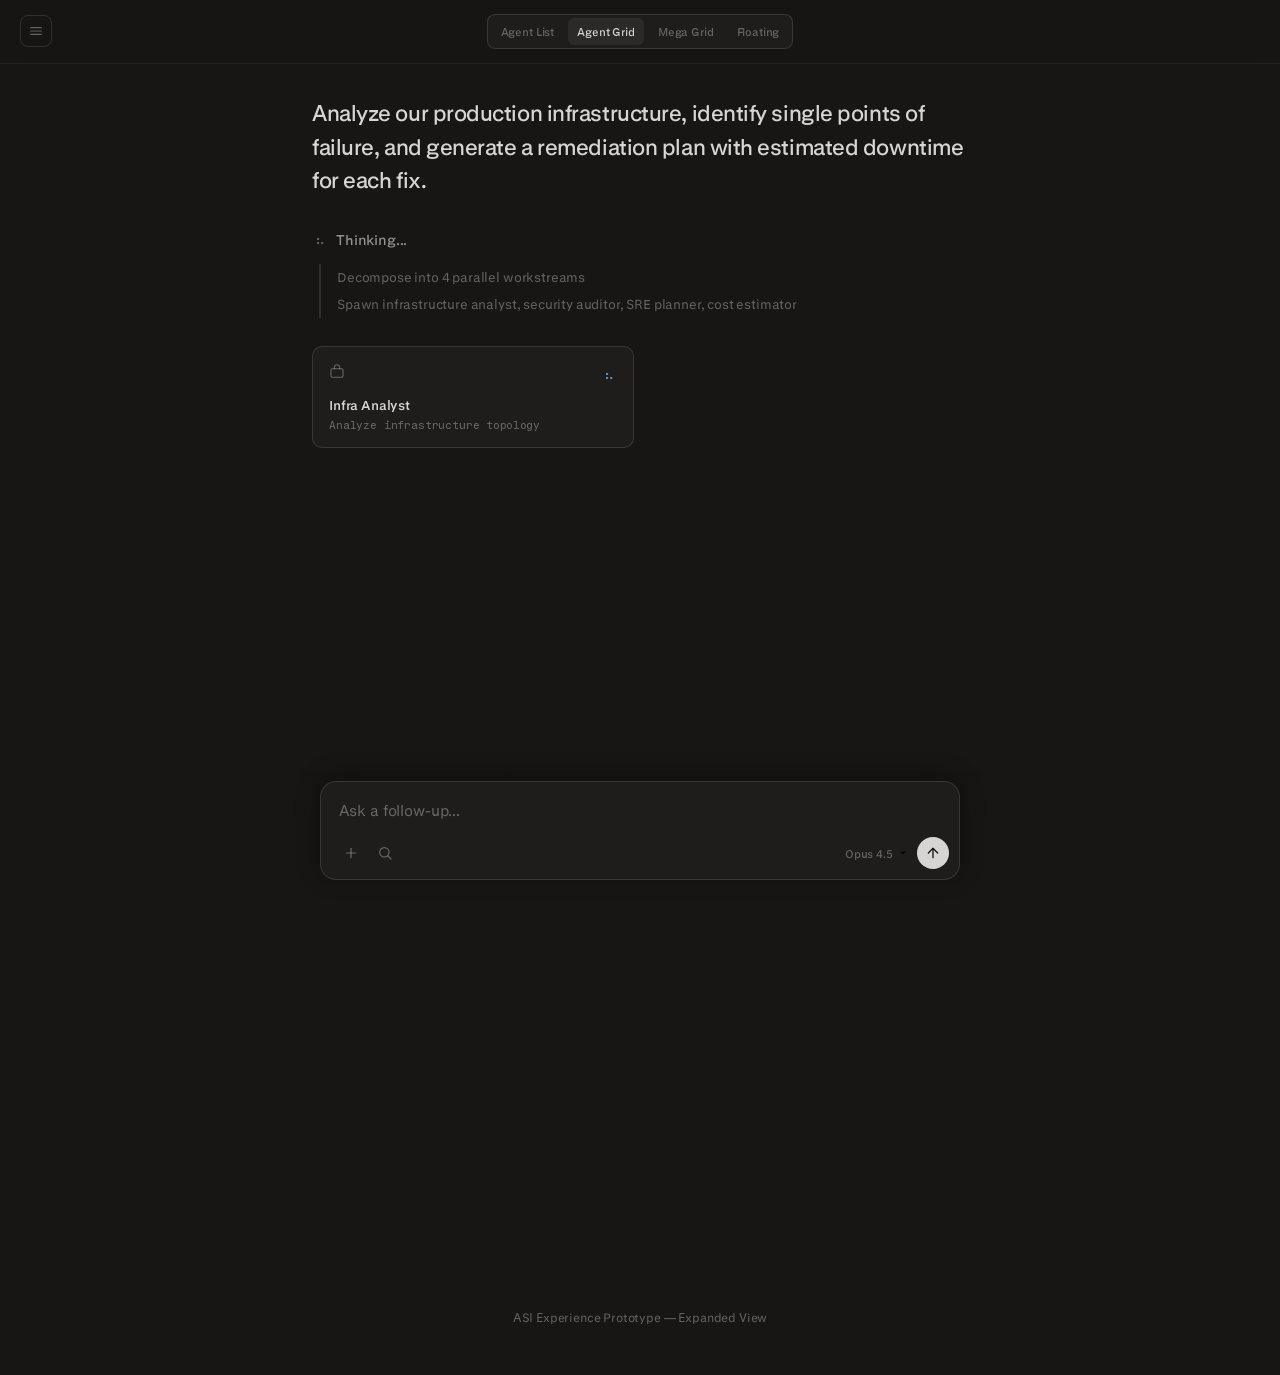
<file: asi-condensed.html>
<!DOCTYPE html>
<html lang="en" data-theme="dark">
<head>
  <meta charset="UTF-8">
  <meta name="viewport" content="width=device-width, initial-scale=1.0">
  <title>ASI — Expanded</title>
  <link rel="stylesheet" href="css/styles.css">
  <link rel="stylesheet" href="css/theme.css">
  <style>
    *, *::before, *::after { margin: 0; padding: 0; box-sizing: border-box; }

    body {
      font-family: var(--font-body);
      letter-spacing: -0.01em;
      background: var(--bg);
      color: var(--text);
      line-height: 1.6;
      -webkit-font-smoothing: antialiased;
    }

    /* --- Nav Bar --- */
    .asi-topbar {
      position: fixed;
      top: 0;
      left: 0;
      right: 0;
      z-index: 100;
      display: flex;
      align-items: center;
      justify-content: center;
      padding: 0.85rem 1.25rem;
      background: color-mix(in srgb, var(--bg) 85%, transparent);
      backdrop-filter: blur(12px);
      -webkit-backdrop-filter: blur(12px);
      border-bottom: 1px solid var(--border-subtle);
    }

    /* Hamburger */
    .menu-btn {
      width: 32px;
      height: 32px;
      display: flex;
      align-items: center;
      justify-content: center;
      background: none;
      border: 1px solid var(--border);
      border-radius: 8px;
      cursor: pointer;
      padding: 0;
      transition: border-color 0.15s ease;
    }
    .menu-btn:hover { border-color: var(--text-muted); }
    .menu-btn svg {
      width: 16px;
      height: 16px;
      stroke: var(--text-muted);
      fill: none;
      stroke-width: 1.8;
      stroke-linecap: round;
      stroke-linejoin: round;
    }

    /* Dropdown */
    .menu-dropdown {
      position: absolute;
      top: calc(100% + 0.5rem);
      left: 1.25rem;
      background: var(--surface);
      border: 1px solid var(--border);
      border-radius: 10px;
      padding: 0.35rem;
      display: flex;
      flex-direction: column;
      min-width: 160px;
      opacity: 0;
      transform: translateY(-4px);
      pointer-events: none;
      transition: opacity 0.2s ease, transform 0.2s ease;
      box-shadow: 0 8px 24px rgba(0,0,0,0.4);
    }
    .menu-dropdown.open {
      opacity: 1;
      transform: translateY(0);
      pointer-events: auto;
    }
    .menu-dropdown a {
      font-size: 0.78rem;
      font-weight: 500;
      color: var(--text-secondary);
      text-decoration: none;
      padding: 0.5rem 0.65rem;
      border-radius: 6px;
      transition: background 0.12s ease, color 0.12s ease;
    }
    .menu-dropdown a:hover {
      background: var(--surface-raised);
      color: var(--text);
    }

    /* View toggle */
    .view-toggle {
      display: flex;
      gap: 0.25rem;
      background: var(--surface);
      border: 1px solid var(--border);
      border-radius: 8px;
      padding: 0.2rem;
    }
    .view-toggle a {
      font-size: 0.68rem;
      font-weight: 500;
      color: var(--text-muted);
      text-decoration: none;
      padding: 0.3rem 0.6rem;
      border-radius: 6px;
      transition: color 0.15s ease, background 0.15s ease;
    }
    .view-toggle a:hover {
      color: var(--text-secondary);
    }
    .view-toggle a.active {
      background: var(--surface-raised);
      color: var(--text);
    }

    /* --- Layout --- */
    .asi-container {
      max-width: 720px;
      margin: 0 auto;
      padding: 6rem 2rem 12rem;
    }

    /* --- Phase visibility --- */
    .phase {
      opacity: 0;
      transform: translateY(8px);
      transition: opacity 0.5s ease, transform 0.5s ease;
      pointer-events: none;
    }
    .phase.visible {
      opacity: 1;
      transform: translateY(0);
      pointer-events: auto;
    }
    .phase + .phase {
      margin-top: 1.75rem;
    }

    /* --- Phase 1: Query --- */
    .asi-query {
      font-size: 1.4rem;
      font-weight: 500;
      line-height: 1.5;
      color: var(--text);
      letter-spacing: -0.02em;
    }
    .asi-query .cursor {
      display: inline-block;
      width: 2px;
      height: 1.2em;
      background: var(--accent);
      vertical-align: text-bottom;
      animation: cursorBlink 1s step-end infinite;
    }
    .asi-query .cursor.hidden { display: none; }
    @keyframes cursorBlink {
      0%, 50% { opacity: 1; }
      51%, 100% { opacity: 0; }
    }

    /* --- Phase 2: Orchestrator --- */
    .orch-row {
      display: flex;
      align-items: center;
      gap: 0.5rem;
      font-size: 0.85rem;
      color: var(--text-secondary);
      padding: 0.3rem 0;
    }
    .orch-spinner {
      background: linear-gradient(90deg,
        var(--text-muted) 0%, var(--text-muted) 35%,
        var(--text) 50%,
        var(--text-muted) 65%, var(--text-muted) 100%);
      background-size: 300% 100%;
      -webkit-background-clip: text;
      background-clip: text;
      -webkit-text-fill-color: transparent;
      animation: textShimmer 2.4s linear infinite;
    }
    .orch-label { font-weight: 500; }
    .orch-plan {
      margin-top: 0.5rem;
      margin-left: 7px;
      padding-left: 1rem;
      border-left: 2px solid var(--border);
    }
    .orch-plan-step {
      font-size: 0.8rem;
      color: var(--text-muted);
      padding: 0.2rem 0;
      opacity: 0;
      transform: translateY(4px);
      transition: opacity 0.35s ease, transform 0.35s ease;
    }
    .orch-plan-step.visible {
      opacity: 1;
      transform: translateY(0);
    }

    /* --- Phase 3: Agent Grid --- */
    .agent-grid {
      display: grid;
      grid-template-columns: 1fr 1fr;
      gap: 0.75rem;
    }
    .agent-card {
      background: var(--surface);
      border: 1px solid var(--border);
      border-radius: 10px;
      padding: 0.9rem 1rem;
      opacity: 0;
      transform: translateY(8px);
      transition: opacity 0.4s ease, transform 0.4s ease;
    }
    .agent-card.visible {
      opacity: 1;
      transform: translateY(0);
    }
    .agent-card.completed {
      opacity: 0.4;
      transition: opacity 0.6s ease;
    }
    .agent-card-header {
      display: flex;
      justify-content: space-between;
      align-items: center;
      margin-bottom: 0.45rem;
    }
    .agent-card-icon svg {
      width: 16px; height: 16px;
      stroke: var(--text-muted);
      fill: none;
      stroke-width: 1.6;
      stroke-linecap: round;
      stroke-linejoin: round;
    }
    .agent-card-status {
      position: relative;
      display: flex;
      align-items: center;
    }
    .agent-card-spinner-wrap { transition: opacity 0.3s ease; }
    .agent-card-check {
      color: var(--green);
      font-weight: 600;
      font-size: 0.85rem;
      opacity: 0;
      position: absolute;
      transition: opacity 0.3s ease;
    }
    .agent-card.completed .agent-card-check { opacity: 1; position: static; }
    .agent-card.completed .agent-card-spinner-wrap { opacity: 0; width: 0; overflow: hidden; }

    .agent-card-role {
      font-size: 0.82rem;
      font-weight: 600;
      color: var(--text);
      margin-bottom: 0.15rem;
    }
    .agent-card.active .agent-card-role {
      background: linear-gradient(90deg,
        var(--text) 0%, var(--text) 35%,
        var(--text-muted) 50%,
        var(--text) 65%, var(--text) 100%);
      background-size: 300% 100%;
      -webkit-background-clip: text;
      background-clip: text;
      -webkit-text-fill-color: transparent;
      animation: textShimmer 2.4s linear infinite;
    }
    .agent-card.completed .agent-card-role {
      background: none;
      -webkit-text-fill-color: var(--text);
      animation: none;
    }
    .agent-card-task {
      font-family: var(--font-mono);
      font-size: 0.7rem;
      color: var(--text-muted);
      line-height: 1.4;
    }

    /* --- Phase 4: Flat Chain-of-Thought Log --- */
    .cot-log {
      display: flex;
      flex-direction: column;
      gap: 0;
    }

    /* --- Log row (clickable header) --- */
    .log-row {
      display: flex;
      align-items: center;
      gap: 0.45rem;
      padding: 0.4rem 0;
      font-size: 0.78rem;
      cursor: pointer;
      position: relative;
      opacity: 0;
      transform: translateY(6px);
      transition: opacity 0.35s ease, transform 0.35s ease;
    }
    .log-row.visible {
      opacity: 1;
      transform: translateY(0);
    }
    .log-row.completed {
      opacity: 0.45;
      transition: opacity 0.5s ease;
    }
    .log-spinner-wrap {
      width: 16px;
      display: flex;
      align-items: center;
      justify-content: center;
      flex-shrink: 0;
      transition: opacity 0.3s ease;
    }
    .log-check {
      color: var(--green);
      font-weight: 600;
      font-size: 0.78rem;
      width: 16px;
      text-align: center;
      flex-shrink: 0;
      opacity: 0;
      position: absolute;
      transition: opacity 0.3s ease;
    }
    .log-row.completed .log-check { opacity: 1; position: static; }
    .log-row.completed .log-spinner-wrap { opacity: 0; width: 0; overflow: hidden; }

    .log-agent {
      font-size: 0.65rem;
      font-weight: 600;
      padding: 0.15rem 0.5rem;
      border-radius: 4px;
      white-space: nowrap;
      flex-shrink: 0;
      color: var(--text-secondary);
      background: var(--surface-raised);
      border: 1px solid var(--border-subtle);
    }

    .log-tool {
      font-family: var(--font-mono);
      font-weight: 500;
      color: var(--text-secondary);
      flex-shrink: 0;
    }
    .log-arg {
      font-family: var(--font-mono);
      color: var(--text-muted);
      overflow: hidden;
      text-overflow: ellipsis;
      white-space: nowrap;
      flex: 1;
      min-width: 0;
    }
    .log-chevron {
      width: 12px; height: 12px;
      stroke: var(--text-muted);
      fill: none;
      stroke-width: 2;
      stroke-linecap: round;
      stroke-linejoin: round;
      flex-shrink: 0;
      transition: transform 0.3s cubic-bezier(0.4, 0, 0.2, 1);
    }
    .log-row.expanded .log-chevron { transform: rotate(90deg); }

    /* --- Log expand (collapsible output) --- */
    .log-expand {
      margin-left: 7px;
      padding-left: 1rem;
      border-left: 2px solid var(--border);
      display: grid;
      grid-template-rows: 0fr;
      opacity: 0;
      transition: grid-template-rows 0.4s ease, opacity 0.35s ease, padding 0.4s ease;
      padding-top: 0;
      padding-bottom: 0;
    }
    .log-expand > .log-expand-inner {
      overflow: hidden;
    }
    .log-row.expanded + .log-expand {
      grid-template-rows: 1fr;
      opacity: 1;
      padding-top: 0.25rem;
      padding-bottom: 0.4rem;
    }
    .log-output {
      font-family: var(--font-mono);
      font-size: 0.72rem;
      color: var(--text-muted);
      background: var(--surface);
      border-radius: 8px;
      padding: 0.65rem 0.85rem;
      line-height: 1.6;
      white-space: pre-wrap;
    }
    .log-row.completed + .log-expand {
      opacity: 0.45;
    }

    /* --- Phase 5: Synthesis --- */
    .synthesis-row {
      display: flex;
      align-items: center;
      gap: 0.5rem;
      padding: 0.4rem 0;
      font-size: 0.85rem;
      color: var(--text-secondary);
    }
    .synthesis-label {
      font-weight: 500;
      background: linear-gradient(90deg,
        var(--text-secondary) 0%, var(--text-secondary) 35%,
        var(--text) 50%,
        var(--text-secondary) 65%, var(--text-secondary) 100%);
      background-size: 300% 100%;
      -webkit-background-clip: text;
      background-clip: text;
      -webkit-text-fill-color: transparent;
      animation: textShimmer 2.4s linear infinite;
    }

    /* --- Phase 6: Answer (markdown-style) --- */
    .asi-answer {
      border-top: 1px solid var(--border);
      padding-top: 1.5rem;
    }
    .answer-text {
      font-size: 0.88rem;
      line-height: 1.75;
      color: var(--text-secondary);
    }
    .answer-text .word {
      display: inline;
      animation: wordReveal 0.25s ease-out forwards;
    }
    @keyframes wordReveal {
      from { opacity: 0; filter: blur(4px); }
      to   { opacity: 1; filter: blur(0); }
    }
    .answer-text h2 {
      font-size: 1.15rem;
      font-weight: 600;
      letter-spacing: -0.02em;
      color: var(--text);
      margin: 0 0 0.5rem;
    }
    .answer-text h3 {
      font-size: 0.92rem;
      font-weight: 600;
      color: var(--text);
      margin: 1.25rem 0 0.35rem;
    }
    .answer-text p {
      margin: 0.5rem 0;
    }
    .answer-text ul {
      margin: 0.4rem 0 0.75rem;
      padding-left: 1.25rem;
      list-style: none;
    }
    .answer-text li {
      margin: 0.5rem 0;
      color: var(--text-secondary);
      padding-left: 0.25rem;
      position: relative;
    }
    .answer-text li::before {
      content: '•';
      color: var(--text-muted);
      position: absolute;
      left: -1rem;
    }
    .answer-text code {
      font-family: var(--font-mono);
      font-size: 0.78rem;
      background: var(--surface);
      padding: 0.15rem 0.4rem;
      border-radius: 4px;
      color: var(--accent);
      border: 1px solid var(--border-subtle);
    }
    .answer-text em {
      color: var(--text-muted);
      font-style: italic;
    }
    .answer-text strong {
      color: var(--text);
      font-weight: 600;
    }
    .answer-text hr {
      border: none;
      border-top: 1px solid var(--border-subtle);
      margin: 1.25rem 0;
    }
    .answer-text blockquote {
      margin: 1rem 0;
      padding: 0.75rem 1rem;
      border-left: 3px solid var(--text-muted);
      background: var(--surface-raised);
      border-radius: 0 8px 8px 0;
      font-size: 0.85rem;
    }
    .answer-text blockquote p {
      margin: 0;
    }
    .answer-table {
      width: 100%;
      border-collapse: collapse;
      font-size: 0.78rem;
      margin: 0.75rem 0;
    }
    .answer-table th {
      text-align: left;
      font-weight: 500;
      color: var(--text-muted);
      font-size: 0.68rem;
      text-transform: uppercase;
      letter-spacing: 0.08em;
      padding: 0.4rem 0.5rem 0.4rem 0;
      border-bottom: 1px solid var(--border);
    }
    .answer-table td {
      padding: 0.45rem 0.5rem 0.45rem 0;
      border-bottom: 1px solid var(--border-subtle);
      color: var(--text-secondary);
    }
    .answer-table td:last-child, .answer-table th:last-child { text-align: right; padding-right: 0; }
    .answer-table .mono {
      font-family: var(--font-mono);
      font-size: 0.72rem;
    }
    .answer-table .status-ok {
      color: var(--green);
      font-weight: 500;
    }
    .answer-table .status-warn {
      color: var(--amber, #d4a07c);
      font-weight: 500;
    }
    .answer-sources {
      margin-top: 1rem;
      display: flex;
      gap: 0.4rem;
      flex-wrap: wrap;
    }
    .answer-source {
      font-size: 0.65rem;
      font-weight: 500;
      padding: 0.2rem 0.5rem;
      border-radius: 6px;
      background: var(--surface-raised);
      border: 1px solid var(--border);
      color: var(--text-muted);
    }

    /* --- Bottom Search Bar --- */
    .search-bar {
      position: fixed;
      bottom: 0;
      left: 0;
      right: 0;
      z-index: 100;
      padding: 0.75rem 1.25rem 1.25rem;
      background: linear-gradient(to top, var(--bg) 60%, transparent);
      display: flex;
      justify-content: center;
    }
    .search-bar-inner {
      width: 100%;
      max-width: 640px;
      background: var(--surface);
      border: 1px solid var(--border);
      border-radius: 16px;
      display: flex;
      flex-direction: column;
      box-shadow: 0 -4px 24px rgba(0,0,0,0.3);
    }
    .search-bar-input {
      flex: 1;
      padding: 0.9rem 1.1rem 0.5rem;
    }
    .search-bar-input input {
      width: 100%;
      border: none;
      background: transparent;
      font-family: var(--font-body);
      font-size: 0.92rem;
      color: var(--text);
      outline: none;
      letter-spacing: -0.01em;
    }
    .search-bar-input input::placeholder { color: var(--text-muted); }
    .search-bar-footer {
      display: flex;
      align-items: center;
      justify-content: space-between;
      padding: 0.45rem 0.6rem 0.6rem 1rem;
    }
    .search-bar-left {
      display: flex;
      align-items: center;
      gap: 0.35rem;
    }
    .search-bar-right {
      display: flex;
      align-items: center;
      gap: 0.5rem;
    }
    .sb-icon-btn {
      width: 28px; height: 28px;
      display: flex; align-items: center; justify-content: center;
      border: none; background: transparent;
      color: var(--text-muted);
      cursor: pointer;
      border-radius: 50%;
      padding: 0;
      transition: color 0.15s ease, background 0.15s ease;
    }
    .sb-icon-btn svg {
      width: 16px; height: 16px;
      stroke: currentColor; fill: none;
      stroke-width: 1.8; stroke-linecap: round; stroke-linejoin: round;
    }
    .sb-icon-btn:hover {
      color: var(--text-secondary);
      background: var(--surface-raised);
    }
    .sb-model {
      font-size: 0.68rem;
      font-weight: 500;
      color: var(--text-muted);
      display: flex;
      align-items: center;
      gap: 0.3rem;
      cursor: pointer;
    }
    .sb-submit {
      width: 32px; height: 32px; border-radius: 50%;
      background: var(--text);
      color: var(--bg);
      border: none;
      display: flex; align-items: center; justify-content: center;
      cursor: pointer;
      transition: opacity 0.15s ease;
      flex-shrink: 0;
    }
    .sb-submit svg {
      width: 16px; height: 16px;
      stroke: currentColor; fill: none;
      stroke-width: 2; stroke-linecap: round; stroke-linejoin: round;
    }
    .sb-submit:hover { opacity: 0.8; }

    /* --- Footer --- */
    .asi-footer {
      text-align: center;
      padding: 3rem 2rem;
      color: var(--text-muted);
      font-size: 0.72rem;
    }

    @keyframes textShimmer {
      0% { background-position: 200% 50%; }
      100% { background-position: -100% 50%; }
    }

    @media (max-width: 640px) {
      .asi-container { padding: 4rem 1.25rem 6rem; }
      .asi-query { font-size: 1.15rem; }
      .agent-grid { grid-template-columns: 1fr; }
    }
  </style>
</head>
<body>

  <nav class="asi-topbar">
    <div style="position: absolute; left: 1.25rem; top: 50%; transform: translateY(-50%);">
      <button class="menu-btn" id="menu-btn" aria-label="Menu">
        <svg viewBox="0 0 24 24"><line x1="4" y1="7" x2="20" y2="7"/><line x1="4" y1="12" x2="20" y2="12"/><line x1="4" y1="17" x2="20" y2="17"/></svg>
      </button>
      <div class="menu-dropdown" id="menu-dropdown">
        <a href="index.html">Index</a>
        <a href="components.html">Components</a>
        <a href="streaming.html">Streaming</a>
        <a href="asi-v0-scope.html">Wide Research</a>
        <a href="asi-v0-rows.html">Wide Research - Rows</a>
        <a href="asi.html">Subagents - List</a>
        <a href="asi-mega.html">Subagents - Grid</a>
        <a href="asi-condensed.html">Condensed</a>
        <a href="asi-floating.html">Floating Agents</a>
        <a href="asi-async.html">Async Agents</a>
        <a href="asi-async-v2.html">Workspace</a>
      </div>
    </div>
    <div class="view-toggle">
      <a href="asi.html">Agent List</a>
      <a href="asi-condensed.html" class="active">Agent Grid</a>
      <a href="asi-mega.html">Mega Grid</a>
      <a href="asi-floating.html">Floating</a>
    </div>
  </nav>

  <div class="asi-container">

    <!-- Phase 1: Query -->
    <div class="phase" id="phase-query">
      <div class="asi-query" id="query-text">
        Analyze our production infrastructure, identify single points of failure, and generate a remediation plan with estimated downtime for each fix.
      </div>
    </div>

    <!-- Phase 2: Orchestrator -->
    <div class="phase" id="phase-orch">
      <div class="orch-row">
        <span class="orch-spinner loader text-spinner sm" data-spinner="braille" style="font-size:0.85rem; width:16px; height:16px;"></span>
        <span class="orch-label">Thinking...</span>
      </div>
      <div class="orch-plan" id="orch-plan">
        <div class="orch-plan-step" id="orch-step-1">Decompose into 4 parallel workstreams</div>
        <div class="orch-plan-step" id="orch-step-2">Spawn infrastructure analyst, security auditor, SRE planner, cost estimator</div>
      </div>
    </div>

    <!-- Phase 3: Agent Grid -->
    <div class="phase" id="phase-grid">
      <div class="agent-grid">
        <div class="agent-card" id="card-1">
          <div class="agent-card-header">
            <span class="agent-card-icon"><svg viewBox="0 0 24 24"><rect x="3" y="7" width="18" height="13" rx="2"/><path d="M16 7V5a4 4 0 0 0-8 0v2"/></svg></span>
            <span class="agent-card-status">
              <span class="agent-card-spinner-wrap"><span class="loader text-spinner sm" data-spinner="braille" style="font-size:0.85rem; width:16px; height:16px;"></span></span>
              <span class="agent-card-check">&#x2713;</span>
            </span>
          </div>
          <div class="agent-card-role">Infra Analyst</div>
          <div class="agent-card-task">Analyze infrastructure topology</div>
        </div>
        <div class="agent-card" id="card-2">
          <div class="agent-card-header">
            <span class="agent-card-icon"><svg viewBox="0 0 24 24"><path d="M12 22s8-4 8-10V5l-8-3-8 3v7c0 6 8 10 8 10z"/></svg></span>
            <span class="agent-card-status">
              <span class="agent-card-spinner-wrap"><span class="loader text-spinner sm" data-spinner="braille" style="font-size:0.85rem; width:16px; height:16px;"></span></span>
              <span class="agent-card-check">&#x2713;</span>
            </span>
          </div>
          <div class="agent-card-role">Security Auditor</div>
          <div class="agent-card-task">Audit security &amp; redundancy</div>
        </div>
        <div class="agent-card" id="card-3">
          <div class="agent-card-header">
            <span class="agent-card-icon"><svg viewBox="0 0 24 24"><polyline points="22 12 18 12 15 21 9 3 6 12 2 12"/></svg></span>
            <span class="agent-card-status">
              <span class="agent-card-spinner-wrap"><span class="loader text-spinner sm" data-spinner="braille" style="font-size:0.85rem; width:16px; height:16px;"></span></span>
              <span class="agent-card-check">&#x2713;</span>
            </span>
          </div>
          <div class="agent-card-role">SRE Planner</div>
          <div class="agent-card-task">Plan remediation sequence</div>
        </div>
        <div class="agent-card" id="card-4">
          <div class="agent-card-header">
            <span class="agent-card-icon"><svg viewBox="0 0 24 24"><line x1="12" y1="1" x2="12" y2="23"/><path d="M17 5H9.5a3.5 3.5 0 0 0 0 7h5a3.5 3.5 0 0 1 0 7H6"/></svg></span>
            <span class="agent-card-status">
              <span class="agent-card-spinner-wrap"><span class="loader text-spinner sm" data-spinner="braille" style="font-size:0.85rem; width:16px; height:16px;"></span></span>
              <span class="agent-card-check">&#x2713;</span>
            </span>
          </div>
          <div class="agent-card-role">Cost Estimator</div>
          <div class="agent-card-task">Estimate cost &amp; downtime</div>
        </div>
      </div>
    </div>

    <!-- Phase 4: Flat Chain-of-Thought Log -->
    <div class="phase visible" id="phase-log" style="opacity:1; transform:none;">
      <div class="cot-log" id="cot-log">

        <div class="log-row" id="log-1" onclick="this.classList.toggle('expanded')">
          <span class="log-spinner-wrap"><span class="loader text-spinner sm" data-spinner="braille" style="font-size:0.75rem; color: var(--text-muted); width:14px; height:14px;"></span></span>
          <span class="log-check">&#x2713;</span>
          <span class="log-agent a1">Infra Analyst</span>
          <span class="log-tool">read_file</span>
          <span class="log-arg">infrastructure/topology.yaml</span>
          <svg class="log-chevron" viewBox="0 0 24 24"><polyline points="9 6 15 12 9 18"/></svg>
        </div>
        <div class="log-expand"><div class="log-expand-inner"><div class="log-output">services: 14 | load_balancers: 2 | databases: 3 (primary + 2 read replicas)
single_az_services: [payments-api, auth-service, session-store]
no_failover: [redis-cache-primary, payments-api]</div></div></div>

        <div class="log-row" id="log-2" onclick="this.classList.toggle('expanded')">
          <span class="log-spinner-wrap"><span class="loader text-spinner sm" data-spinner="braille" style="font-size:0.75rem; color: var(--text-muted); width:14px; height:14px;"></span></span>
          <span class="log-check">&#x2713;</span>
          <span class="log-agent a2">Security Auditor</span>
          <span class="log-tool">scan_ports</span>
          <span class="log-arg">0.0.0.0/0 --services payments,auth,redis</span>
          <svg class="log-chevron" viewBox="0 0 24 24"><polyline points="9 6 15 12 9 18"/></svg>
        </div>
        <div class="log-expand"><div class="log-expand-inner"><div class="log-output">OPEN  tcp/6379  redis-cache-primary    0.0.0.0/0  ⚠ public
OPEN  tcp/443   payments-api           10.0.0.0/8
OPEN  tcp/443   auth-service           10.0.0.0/8
OPEN  tcp/5432  payments-db            sg-0a1b2c3d</div></div></div>

        <div class="log-row" id="log-3" onclick="this.classList.toggle('expanded')">
          <span class="log-spinner-wrap"><span class="loader text-spinner sm" data-spinner="braille" style="font-size:0.75rem; color: var(--text-muted); width:14px; height:14px;"></span></span>
          <span class="log-check">&#x2713;</span>
          <span class="log-agent a3">SRE Planner</span>
          <span class="log-tool">search_docs</span>
          <span class="log-arg">incident runbooks — payments-api, auth-service</span>
          <svg class="log-chevron" viewBox="0 0 24 24"><polyline points="9 6 15 12 9 18"/></svg>
        </div>
        <div class="log-expand"><div class="log-expand-inner"><div class="log-output">Found 3 runbooks:
  → payments-api-failover.md (last updated 12d ago)
  → auth-service-restart.md (last updated 45d ago)
  → redis-cache-recovery.md (last updated 8d ago)</div></div></div>

        <div class="log-row" id="log-4" onclick="this.classList.toggle('expanded')">
          <span class="log-spinner-wrap"><span class="loader text-spinner sm" data-spinner="braille" style="font-size:0.75rem; color: var(--text-muted); width:14px; height:14px;"></span></span>
          <span class="log-check">&#x2713;</span>
          <span class="log-agent a4">Cost Estimator</span>
          <span class="log-tool">aws_pricing</span>
          <span class="log-arg">ElastiCache r6g.large, ECS Fargate 0.5vCPU</span>
          <svg class="log-chevron" viewBox="0 0 24 24"><polyline points="9 6 15 12 9 18"/></svg>
        </div>
        <div class="log-expand"><div class="log-expand-inner"><div class="log-output">ElastiCache r6g.large: $0.134/hr ($97.82/mo)
ECS Fargate 0.5vCPU:   $0.02535/hr ($18.51/mo)
ECS Fargate 1GB mem:   $0.00278/hr ($2.03/mo)</div></div></div>

        <div class="log-row" id="log-5" onclick="this.classList.toggle('expanded')">
          <span class="log-spinner-wrap"><span class="loader text-spinner sm" data-spinner="braille" style="font-size:0.75rem; color: var(--text-muted); width:14px; height:14px;"></span></span>
          <span class="log-check">&#x2713;</span>
          <span class="log-agent a1">Infra Analyst</span>
          <span class="log-tool">run_query</span>
          <span class="log-arg">SELECT service, az_count, failover FROM infra WHERE redundancy &lt; 2</span>
          <svg class="log-chevron" viewBox="0 0 24 24"><polyline points="9 6 15 12 9 18"/></svg>
        </div>
        <div class="log-expand"><div class="log-expand-inner"><div class="log-output">| service         | az_count | failover |
|-----------------|----------|----------|
| payments-api    | 1        | none     |
| auth-service    | 1        | none     |
| redis-cache     | 1        | none     |</div></div></div>

        <div class="log-row" id="log-6" onclick="this.classList.toggle('expanded')">
          <span class="log-spinner-wrap"><span class="loader text-spinner sm" data-spinner="braille" style="font-size:0.75rem; color: var(--text-muted); width:14px; height:14px;"></span></span>
          <span class="log-check">&#x2713;</span>
          <span class="log-agent a2">Security Auditor</span>
          <span class="log-tool">check_certs</span>
          <span class="log-arg">*.prod.internal — expiry &amp; chain validation</span>
          <svg class="log-chevron" viewBox="0 0 24 24"><polyline points="9 6 15 12 9 18"/></svg>
        </div>
        <div class="log-expand"><div class="log-expand-inner"><div class="log-output">*.prod.internal: VALID
  issuer: Let's Encrypt R3
  expiry: 2025-03-14 (43 days)
  chain:  leaf → R3 → ISRG Root X1 ✓</div></div></div>

        <div class="log-row" id="log-7" onclick="this.classList.toggle('expanded')">
          <span class="log-spinner-wrap"><span class="loader text-spinner sm" data-spinner="braille" style="font-size:0.75rem; color: var(--text-muted); width:14px; height:14px;"></span></span>
          <span class="log-check">&#x2713;</span>
          <span class="log-agent a3">SRE Planner</span>
          <span class="log-tool">read_file</span>
          <span class="log-arg">deploy/maintenance-windows.yaml</span>
          <svg class="log-chevron" viewBox="0 0 24 24"><polyline points="9 6 15 12 9 18"/></svg>
        </div>
        <div class="log-expand"><div class="log-expand-inner"><div class="log-output">maintenance_windows:
  - name: weekly-deploy
    schedule: "Tue 02:00-04:00 UTC"
    services: [payments-api, auth-service]
  - name: infra-patching
    schedule: "Sun 03:00-05:00 UTC"
    services: [all]</div></div></div>

        <div class="log-row" id="log-8" onclick="this.classList.toggle('expanded')">
          <span class="log-spinner-wrap"><span class="loader text-spinner sm" data-spinner="braille" style="font-size:0.75rem; color: var(--text-muted); width:14px; height:14px;"></span></span>
          <span class="log-check">&#x2713;</span>
          <span class="log-agent a4">Cost Estimator</span>
          <span class="log-tool">calculate</span>
          <span class="log-arg">monthly_delta = (new_infra - current) * 730hrs</span>
          <svg class="log-chevron" viewBox="0 0 24 24"><polyline points="9 6 15 12 9 18"/></svg>
        </div>
        <div class="log-expand"><div class="log-expand-inner"><div class="log-output">current_monthly:  $7,342.00
new_monthly:      $7,649.36
delta:            +$307.36 (+4.19%)
breakdown:
  elasticache_replica: +$97.82
  ecs_multi_az:        +$142.03
  pgbouncer_sidecar:   +$67.51</div></div></div>

        <div class="log-row" id="log-9" onclick="this.classList.toggle('expanded')">
          <span class="log-spinner-wrap"><span class="loader text-spinner sm" data-spinner="braille" style="font-size:0.75rem; color: var(--text-muted); width:14px; height:14px;"></span></span>
          <span class="log-check">&#x2713;</span>
          <span class="log-agent a1">Infra Analyst</span>
          <span class="log-tool">search_docs</span>
          <span class="log-arg">incident runbooks for payments-api</span>
          <svg class="log-chevron" viewBox="0 0 24 24"><polyline points="9 6 15 12 9 18"/></svg>
        </div>
        <div class="log-expand"><div class="log-expand-inner"><div class="log-output">payments-api-failover.md:
  last_incident: 2025-01-03 (27d ago)
  MTTR: 23 min → target: &lt;5 min
  root_cause: single AZ, no health-check routing</div></div></div>

        <div class="log-row" id="log-10" onclick="this.classList.toggle('expanded')">
          <span class="log-spinner-wrap"><span class="loader text-spinner sm" data-spinner="braille" style="font-size:0.75rem; color: var(--text-muted); width:14px; height:14px;"></span></span>
          <span class="log-check">&#x2713;</span>
          <span class="log-agent a2">Security Auditor</span>
          <span class="log-tool">run_query</span>
          <span class="log-arg">SELECT * FROM security_groups WHERE ingress = '0.0.0.0/0'</span>
          <svg class="log-chevron" viewBox="0 0 24 24"><polyline points="9 6 15 12 9 18"/></svg>
        </div>
        <div class="log-expand"><div class="log-expand-inner"><div class="log-output">| sg_id          | port  | protocol | source    | service        |
|----------------|-------|----------|-----------|----------------|
| sg-0a1b2c3d    | 6379  | tcp      | 0.0.0.0/0 | redis-cache    |
| sg-4e5f6a7b    | 22    | tcp      | 0.0.0.0/0 | bastion-legacy |</div></div></div>

      </div>
    </div>

    <!-- Phase 5: Synthesis -->
    <div class="phase" id="phase-synthesis">
      <div class="synthesis-row">
        <span class="orch-spinner loader text-spinner sm" data-spinner="braille" style="font-size:0.85rem; width:16px; height:16px;" id="synth-spinner"></span>
        <span class="synthesis-label" id="synth-label">Synthesizing results from 4 agents...</span>
      </div>
    </div>

    <!-- Phase 6: Answer -->
    <div class="phase" id="phase-answer">
      <div class="asi-answer">
        <div class="answer-text" id="answer-output"></div>
      </div>
    </div>

  </div>

  <div class="search-bar">
    <div class="search-bar-inner">
      <div class="search-bar-input">
        <input type="text" placeholder="Ask a follow-up...">
      </div>
      <div class="search-bar-footer">
        <div class="search-bar-left">
          <button class="sb-icon-btn" title="Attach">
            <svg viewBox="0 0 24 24"><line x1="12" y1="5" x2="12" y2="19"/><line x1="5" y1="12" x2="19" y2="12"/></svg>
          </button>
          <button class="sb-icon-btn" title="Search">
            <svg viewBox="0 0 24 24"><circle cx="11" cy="11" r="7"/><line x1="16.5" y1="16.5" x2="21" y2="21"/></svg>
          </button>
        </div>
        <div class="search-bar-right">
          <span class="sb-model">Opus 4.5 <svg viewBox="0 0 24 24" style="width:12px; height:12px;"><polyline points="6 9 12 15 18 9"/></svg></span>
          <button class="sb-submit">
            <svg viewBox="0 0 24 24"><line x1="12" y1="19" x2="12" y2="5"/><polyline points="5 12 12 5 19 12"/></svg>
          </button>
        </div>
      </div>
    </div>
  </div>

  <footer class="asi-footer">
    ASI Experience Prototype — Expanded View
  </footer>

  <script src="js/main.js"></script>
  <script>
    // --- Timeline Engine ---
    const timers = [];
    function schedule(delay, fn) { timers.push(setTimeout(fn, delay)); }
    function clearAll() { timers.forEach(t => clearTimeout(t)); timers.length = 0; }

    // --- Auto-scroll (disabled) ---
    let autoScroll = true;
    function scrollIntoView(el) { }

    function show(id) {
      const el = document.getElementById(id);
      if (el) { el.classList.add('visible'); scrollIntoView(el); }
    }

    function showCard(id) {
      const el = document.getElementById(id);
      if (el) { el.classList.add('visible', 'active'); scrollIntoView(el); }
    }

    function completeCard(id) {
      const el = document.getElementById(id);
      if (el) { el.classList.add('completed'); el.classList.remove('active'); }
    }

    function showLog(id) {
      const el = document.getElementById(id);
      if (el) { el.classList.add('visible', 'expanded'); scrollIntoView(el); }
    }

    function completeLog(id) {
      const el = document.getElementById(id);
      if (el) el.classList.add('completed', 'visible');
    }

    // --- Blur-reveal word streamer ---
    function streamWords(elId, html, delay, callback) {
      const el = document.getElementById(elId);
      // Set full HTML first to preserve proper DOM nesting
      el.innerHTML = html;

      // Walk all text nodes and wrap each word in a hidden span
      const wordSpans = [];
      const walker = document.createTreeWalker(el, NodeFilter.SHOW_TEXT, null);
      const textNodes = [];
      while (walker.nextNode()) textNodes.push(walker.currentNode);

      textNodes.forEach(node => {
        const words = node.textContent.split(/(\s+)/);
        if (words.length <= 1 && !node.textContent.trim()) return;
        const frag = document.createDocumentFragment();
        words.forEach(w => {
          if (!w) return;
          if (/^\s+$/.test(w)) {
            frag.appendChild(document.createTextNode(w));
          } else {
            const span = document.createElement('span');
            span.className = 'word';
            span.style.opacity = '0';
            span.textContent = w;
            frag.appendChild(span);
            wordSpans.push(span);
          }
        });
        node.parentNode.replaceChild(frag, node);
      });

      // Reveal words one by one
      let i = 0;
      function tick() {
        if (i >= wordSpans.length) { if (callback) callback(); return; }
        wordSpans[i].style.opacity = '';
        wordSpans[i].style.animation = 'wordReveal 0.25s ease-out forwards';
        i++;
        schedule(delay, tick);
      }
      tick();
    }

    // --- Answer content ---
    const ANSWER_HTML = `<h2>Infrastructure Remediation Plan</h2>
<p>Analysis of <code>infrastructure/topology.yaml</code> and cross-referencing with security scans, incident runbooks, and cost projections surfaced <strong>three critical single points of failure</strong> across the production stack.</p>
<h3>Critical Findings</h3>
<ul>
<li><strong>payments-api</strong> — Single AZ deployment in <code>us-east-1a</code> with no failover target. Deploy a secondary instance in <code>us-east-1b</code> behind the existing ALB with health-check routing. <em>Estimated downtime: 0 min (blue-green deploy).</em></li>
<li><strong>redis-cache-primary</strong> — No replica configured; 100% of session state depends on a single node. Provision an ElastiCache <code>r6g.large</code> replica with automatic failover enabled. <em>Estimated downtime: &lt;2 min (DNS failover).</em></li>
<li><strong>auth-service</strong> — Single AZ with a shared database connection pool bottleneck at 80% utilization. Migrate to multi-AZ ECS tasks with connection pooling via <code>PgBouncer</code>. <em>Estimated downtime: 5-8 min (rolling deploy).</em></li>
</ul>
<h3>Remediation Summary</h3>
<table class="answer-table">
<thead><tr><th>Service</th><th>Issue</th><th>Remediation</th><th>Cost Delta</th><th>Downtime</th></tr></thead>
<tbody>
<tr><td class="mono">payments-api</td><td>Single AZ</td><td>Multi-AZ blue-green</td><td>+$142/mo</td><td class="status-ok">0 min</td></tr>
<tr><td class="mono">redis-cache</td><td>No replica</td><td>ElastiCache replica</td><td>+$98/mo</td><td class="status-warn">&lt;2 min</td></tr>
<tr><td class="mono">auth-service</td><td>Single AZ + pool</td><td>Multi-AZ + PgBouncer</td><td>+$67/mo</td><td class="status-warn">5-8 min</td></tr>
</tbody>
</table>
<h3>Security Notes</h3>
<p>Port scan identified <strong>2 open security groups</strong> with <code>0.0.0.0/0</code> ingress on the payments and auth services. TLS certificates for <code>*.prod.internal</code> are valid with 43 days until expiry — renewal should be scheduled.</p>
<hr>
<blockquote><p>Total estimated cost increase: <strong>+$307/month</strong> (+4.2%). Total remediation downtime: <strong>under 10 minutes</strong> with rolling deploys. All changes can be executed within a single maintenance window and require no application code changes.</p></blockquote>`;

    const SOURCES = ['AWS Well-Architected', 'Internal Runbooks', 'PagerDuty Incidents', 'Terraform State'];

    // --- Run the experience ---
    function run() {
      // Reset
      clearAll();
      autoScroll = true;
      window.scrollTo({ top: 0, behavior: 'smooth' });
      document.querySelectorAll('.phase').forEach(el => {
        el.classList.remove('visible');
        el.style.opacity = '';
        el.style.transform = '';
      });
      document.querySelectorAll('.agent-card').forEach(el => {
        el.classList.remove('visible', 'completed', 'active');
      });
      document.querySelectorAll('.log-row').forEach(el => {
        el.classList.remove('visible', 'completed', 'expanded');
      });
      document.querySelectorAll('.orch-plan-step').forEach(el => {
        el.classList.remove('visible');
      });
      const answerEl = document.getElementById('answer-output');
      answerEl.innerHTML = '';
      const synthSpinner = document.getElementById('synth-spinner');
      synthSpinner.style.display = '';
      const synthLabel = document.getElementById('synth-label');
      synthLabel.textContent = 'Synthesizing results from 4 agents...';
      synthLabel.style.background = '';
      synthLabel.style.webkitBackgroundClip = '';
      synthLabel.style.backgroundClip = '';
      synthLabel.style.webkitTextFillColor = '';
      synthLabel.style.animation = '';
      synthLabel.className = 'synthesis-label';

      // ========== PHASE 1: Query (instant) ==========
      show('phase-query');

      // ========== PHASE 2: Orchestrator (instant) ==========
      show('phase-orch');
      show('orch-step-1');
      show('orch-step-2');

      // ========== PHASE 3: Agent Grid ==========
      schedule(1200, () => { show('phase-grid'); showCard('card-1'); });
      schedule(1600, () => showCard('card-2'));
      schedule(2000, () => showCard('card-3'));
      schedule(2400, () => showCard('card-4'));

      // --- Let agents shimmer for a beat ---

      // ========== PHASE 4: Flat Log — interleaved entries ==========
      // First wave: all 4 agents start their first tool
      schedule(3500, () => { show('phase-log'); showLog('log-1'); });
      schedule(4500, () => showLog('log-2'));
      schedule(5400, () => showLog('log-3'));
      schedule(6200, () => showLog('log-4'));

      // First wave completes, second wave appears
      schedule(8000, () => { completeLog('log-1'); showLog('log-5'); });
      schedule(9000, () => { completeLog('log-2'); showLog('log-6'); });
      schedule(9900, () => { completeLog('log-3'); showLog('log-7'); });
      schedule(10700, () => { completeLog('log-4'); showLog('log-8'); });

      // Second wave completes, third wave appears
      schedule(12500, () => { completeLog('log-5'); showLog('log-9'); });
      schedule(13500, () => { completeLog('log-6'); showLog('log-10'); });

      // Final completions + agent card completions
      schedule(14500, () => { completeLog('log-7'); completeCard('card-3'); });
      schedule(15300, () => { completeLog('log-8'); completeCard('card-4'); });
      schedule(16200, () => { completeLog('log-9'); completeCard('card-1'); });
      schedule(17200, () => { completeLog('log-10'); completeCard('card-2'); });

      // ========== PHASE 5: Synthesis ==========
      schedule(18500, () => show('phase-synthesis'));
      schedule(21500, () => {
        synthSpinner.style.display = 'none';
        synthLabel.textContent = 'Synthesis complete — 4 agents, 10 tools, 3 critical findings';
        synthLabel.style.background = 'none';
        synthLabel.style.webkitTextFillColor = 'var(--green-text)';
        synthLabel.style.animation = 'none';
      });

      // ========== PHASE 6: Answer ==========
      schedule(22500, () => {
        show('phase-answer');
        schedule(500, () => {
          streamWords('answer-output', ANSWER_HTML, 20, () => {
            const srcDiv = document.createElement('div');
            srcDiv.className = 'answer-sources';
            SOURCES.forEach(s => {
              const chip = document.createElement('span');
              chip.className = 'answer-source';
              chip.textContent = s;
              srcDiv.appendChild(chip);
            });
            document.getElementById('answer-output').appendChild(srcDiv);
          });
        });
      });

      // ========== REPLAY ==========
      schedule(45000, () => run());
    }

    // --- Menu toggle ---
    const menuBtn = document.getElementById('menu-btn');
    const menuDropdown = document.getElementById('menu-dropdown');
    menuBtn.addEventListener('click', (e) => {
      e.stopPropagation();
      menuDropdown.classList.toggle('open');
    });
    document.addEventListener('click', () => menuDropdown.classList.remove('open'));

    run();
  </script>
</body>
</html>
</file>
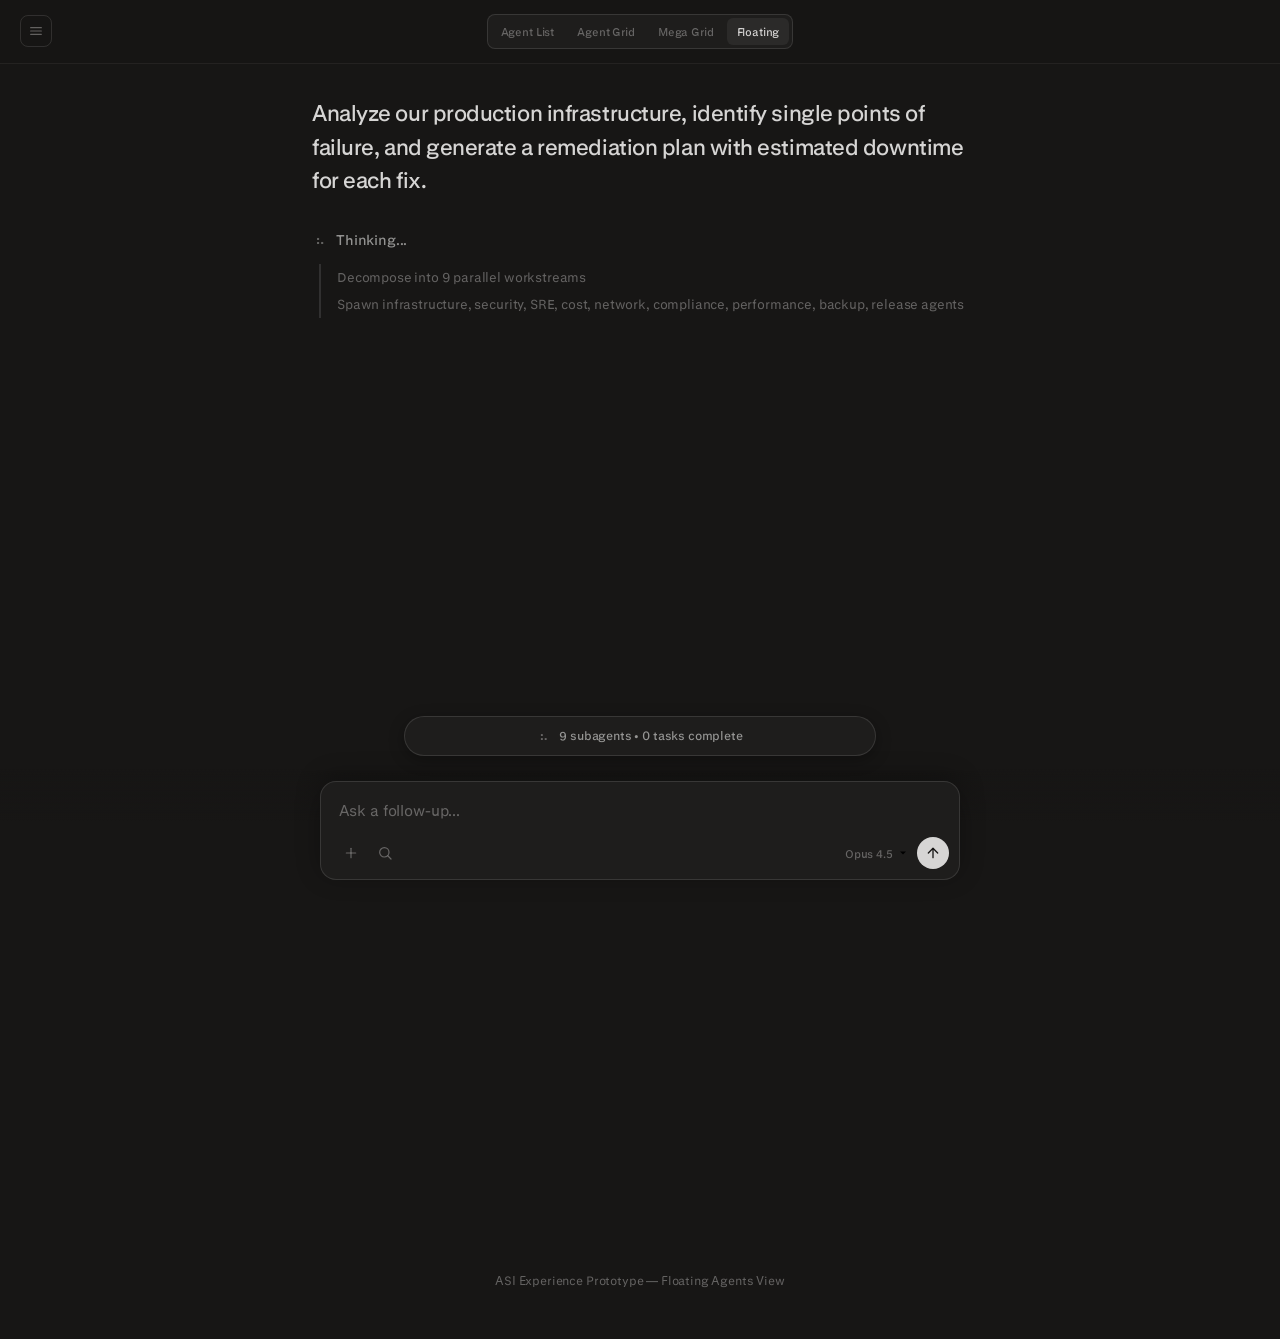
<file: asi-floating.html>
<!DOCTYPE html>
<html lang="en" data-theme="dark">
<head>
  <meta charset="UTF-8">
  <meta name="viewport" content="width=device-width, initial-scale=1.0">
  <title>ASI — Floating Agents</title>
  <link rel="stylesheet" href="css/styles.css">
  <link rel="stylesheet" href="css/theme.css">
  <style>
    *, *::before, *::after { margin: 0; padding: 0; box-sizing: border-box; }

    body {
      font-family: var(--font-body);
      letter-spacing: -0.01em;
      background: var(--bg);
      color: var(--text);
      line-height: 1.6;
      -webkit-font-smoothing: antialiased;
    }

    /* --- Nav Bar --- */
    .asi-topbar {
      position: fixed;
      top: 0; left: 0; right: 0;
      z-index: 100;
      display: flex;
      align-items: center;
      justify-content: center;
      padding: 0.85rem 1.25rem;
      background: color-mix(in srgb, var(--bg) 85%, transparent);
      backdrop-filter: blur(12px);
      -webkit-backdrop-filter: blur(12px);
      border-bottom: 1px solid var(--border-subtle);
    }
    .menu-btn {
      width: 32px; height: 32px;
      display: flex; align-items: center; justify-content: center;
      background: none; border: 1px solid var(--border);
      border-radius: 8px; cursor: pointer; padding: 0;
      transition: border-color 0.15s ease;
    }
    .menu-btn:hover { border-color: var(--text-muted); }
    .menu-btn svg {
      width: 16px; height: 16px;
      stroke: var(--text-muted); fill: none;
      stroke-width: 1.8; stroke-linecap: round; stroke-linejoin: round;
    }
    .menu-dropdown {
      position: absolute;
      top: calc(100% + 0.5rem); left: 1.25rem;
      background: var(--surface); border: 1px solid var(--border);
      border-radius: 10px; padding: 0.35rem;
      display: flex; flex-direction: column; min-width: 160px;
      opacity: 0; transform: translateY(-4px); pointer-events: none;
      transition: opacity 0.2s ease, transform 0.2s ease;
      box-shadow: 0 8px 24px rgba(0,0,0,0.4);
    }
    .menu-dropdown.open { opacity: 1; transform: translateY(0); pointer-events: auto; }
    .menu-dropdown a {
      font-size: 0.78rem; font-weight: 500;
      color: var(--text-secondary); text-decoration: none;
      padding: 0.5rem 0.65rem; border-radius: 6px;
      transition: background 0.12s ease, color 0.12s ease;
    }
    .menu-dropdown a:hover { background: var(--surface-raised); color: var(--text); }
    .view-toggle {
      display: flex; gap: 0.25rem;
      background: var(--surface); border: 1px solid var(--border);
      border-radius: 8px; padding: 0.2rem;
    }
    .view-toggle a {
      font-size: 0.68rem; font-weight: 500;
      color: var(--text-muted); text-decoration: none;
      padding: 0.3rem 0.6rem; border-radius: 6px;
      transition: color 0.15s ease, background 0.15s ease;
    }
    .view-toggle a:hover { color: var(--text-secondary); }
    .view-toggle a.active { background: var(--surface-raised); color: var(--text); }

    /* --- Layout --- */
    .asi-container {
      max-width: 720px;
      margin: 0 auto;
      padding: 6rem 2rem 16rem; /* extra bottom padding for floating panel + search bar */
    }

    /* --- Phase visibility --- */
    .phase {
      opacity: 0; transform: translateY(8px);
      transition: opacity 0.5s ease, transform 0.5s ease;
      pointer-events: none;
    }
    .phase.visible { opacity: 1; transform: translateY(0); pointer-events: auto; }
    .phase + .phase { margin-top: 1.75rem; }

    /* --- Phase 1: Query --- */
    .asi-query {
      font-size: 1.4rem; font-weight: 500;
      line-height: 1.5; color: var(--text);
      letter-spacing: -0.02em;
    }

    /* --- Phase 2: Orchestrator --- */
    .orch-row {
      display: flex; align-items: center; gap: 0.5rem;
      font-size: 0.85rem; color: var(--text-secondary);
      padding: 0.3rem 0;
    }
    .orch-spinner {
      background: linear-gradient(90deg,
        var(--text-muted) 0%, var(--text-muted) 35%,
        var(--text) 50%,
        var(--text-muted) 65%, var(--text-muted) 100%);
      background-size: 300% 100%;
      -webkit-background-clip: text; background-clip: text;
      -webkit-text-fill-color: transparent;
      animation: textShimmer 2.4s linear infinite;
    }
    .orch-label { font-weight: 500; }
    .orch-plan {
      margin-top: 0.5rem; margin-left: 7px;
      padding-left: 1rem; border-left: 2px solid var(--border);
    }
    .orch-plan-step {
      font-size: 0.8rem; color: var(--text-muted);
      padding: 0.2rem 0; opacity: 0; transform: translateY(4px);
      transition: opacity 0.35s ease, transform 0.35s ease;
    }
    .orch-plan-step.visible { opacity: 1; transform: translateY(0); }

    /* --- Flat Chain-of-Thought Log --- */
    .cot-log { display: flex; flex-direction: column; gap: 0; }
    .log-row {
      display: flex; align-items: center; gap: 0.45rem;
      padding: 0.4rem 0; font-size: 0.78rem; cursor: pointer;
      position: relative; opacity: 0; transform: translateY(6px);
      transition: opacity 0.35s ease, transform 0.35s ease;
    }
    .log-row.visible { opacity: 1; transform: translateY(0); }
    .log-row.completed { opacity: 0.45; transition: opacity 0.5s ease; }
    .log-spinner-wrap {
      width: 16px; display: flex; align-items: center; justify-content: center;
      flex-shrink: 0; transition: opacity 0.3s ease;
    }
    .log-check {
      color: var(--green); font-weight: 600; font-size: 0.78rem;
      width: 16px; text-align: center; flex-shrink: 0;
      opacity: 0; position: absolute; transition: opacity 0.3s ease;
    }
    .log-row.completed .log-check { opacity: 1; position: static; }
    .log-row.completed .log-spinner-wrap { opacity: 0; width: 0; overflow: hidden; }
    .log-agent {
      font-size: 0.65rem; font-weight: 600;
      padding: 0.15rem 0.5rem; border-radius: 4px;
      white-space: nowrap; flex-shrink: 0;
      color: var(--text-secondary);
      background: var(--surface-raised);
      border: 1px solid var(--border-subtle);
    }
    .log-tool {
      font-family: var(--font-mono); font-weight: 500;
      color: var(--text-secondary); flex-shrink: 0;
    }
    .log-arg {
      font-family: var(--font-mono); color: var(--text-muted);
      overflow: hidden; text-overflow: ellipsis;
      white-space: nowrap; flex: 1; min-width: 0;
    }
    .log-chevron {
      width: 12px; height: 12px;
      stroke: var(--text-muted); fill: none;
      stroke-width: 2; stroke-linecap: round; stroke-linejoin: round;
      flex-shrink: 0;
      transition: transform 0.3s cubic-bezier(0.4, 0, 0.2, 1);
    }
    .log-row.expanded .log-chevron { transform: rotate(90deg); }
    .log-expand {
      margin-left: 7px; padding-left: 1rem;
      border-left: 2px solid var(--border);
      display: grid; grid-template-rows: 0fr; opacity: 0;
      transition: grid-template-rows 0.4s ease, opacity 0.35s ease, padding 0.4s ease;
      padding-top: 0; padding-bottom: 0;
    }
    .log-expand > .log-expand-inner { overflow: hidden; }
    .log-row.expanded + .log-expand {
      grid-template-rows: 1fr; opacity: 1;
      padding-top: 0.25rem; padding-bottom: 0.4rem;
    }
    .log-output {
      font-family: var(--font-mono); font-size: 0.72rem;
      color: var(--text-muted); background: var(--surface);
      border-radius: 8px; padding: 0.65rem 0.85rem;
      line-height: 1.6; white-space: pre-wrap;
    }
    .log-row.completed + .log-expand { opacity: 0.45; }

    /* --- Synthesis --- */
    .synthesis-row {
      display: flex; align-items: center; gap: 0.5rem;
      padding: 0.4rem 0; font-size: 0.85rem;
      color: var(--text-secondary);
    }
    .synthesis-label {
      font-weight: 500;
      background: linear-gradient(90deg,
        var(--text-secondary) 0%, var(--text-secondary) 35%,
        var(--text) 50%,
        var(--text-secondary) 65%, var(--text-secondary) 100%);
      background-size: 300% 100%;
      -webkit-background-clip: text; background-clip: text;
      -webkit-text-fill-color: transparent;
      animation: textShimmer 2.4s linear infinite;
    }

    /* --- Answer (markdown-style) --- */
    .asi-answer { border-top: 1px solid var(--border); padding-top: 1.5rem; }
    .answer-text { font-size: 0.88rem; line-height: 1.75; color: var(--text-secondary); }
    .answer-text .word { display: inline; animation: wordReveal 0.25s ease-out forwards; }
    @keyframes wordReveal {
      from { opacity: 0; filter: blur(4px); }
      to   { opacity: 1; filter: blur(0); }
    }
    .answer-text h2 { font-size: 1.15rem; font-weight: 600; letter-spacing: -0.02em; color: var(--text); margin: 0 0 0.5rem; }
    .answer-text h3 { font-size: 0.92rem; font-weight: 600; color: var(--text); margin: 1.25rem 0 0.35rem; }
    .answer-text p { margin: 0.5rem 0; }
    .answer-text ul { margin: 0.4rem 0 0.75rem; padding-left: 1.25rem; list-style: none; }
    .answer-text li { margin: 0.5rem 0; color: var(--text-secondary); padding-left: 0.25rem; position: relative; }
    .answer-text li::before { content: '\2022'; color: var(--text-muted); position: absolute; left: -1rem; }
    .answer-text code {
      font-family: var(--font-mono); font-size: 0.78rem;
      background: var(--surface); padding: 0.15rem 0.4rem; border-radius: 4px;
      color: var(--accent); border: 1px solid var(--border-subtle);
    }
    .answer-text em { color: var(--text-muted); font-style: italic; }
    .answer-text strong { color: var(--text); font-weight: 600; }
    .answer-text hr { border: none; border-top: 1px solid var(--border-subtle); margin: 1.25rem 0; }
    .answer-text blockquote {
      margin: 1rem 0; padding: 0.75rem 1rem;
      border-left: 3px solid var(--text-muted);
      background: var(--surface-raised);
      border-radius: 0 8px 8px 0; font-size: 0.85rem;
    }
    .answer-text blockquote p { margin: 0; }
    .answer-table { width: 100%; border-collapse: collapse; font-size: 0.78rem; margin: 0.75rem 0; }
    .answer-table th {
      text-align: left; font-weight: 500; color: var(--text-muted);
      font-size: 0.68rem; text-transform: uppercase; letter-spacing: 0.08em;
      padding: 0.4rem 0.5rem 0.4rem 0; border-bottom: 1px solid var(--border);
    }
    .answer-table td {
      padding: 0.45rem 0.5rem 0.45rem 0;
      border-bottom: 1px solid var(--border-subtle); color: var(--text-secondary);
    }
    .answer-table td:last-child, .answer-table th:last-child { text-align: right; padding-right: 0; }
    .answer-table .mono { font-family: var(--font-mono); font-size: 0.72rem; }
    .answer-table .status-ok { color: var(--green); font-weight: 500; }
    .answer-table .status-warn { color: var(--amber, #d4a07c); font-weight: 500; }
    .answer-sources { margin-top: 1rem; display: flex; gap: 0.4rem; flex-wrap: wrap; }
    .answer-source {
      font-size: 0.65rem; font-weight: 500;
      padding: 0.2rem 0.5rem; border-radius: 6px;
      background: var(--surface-raised); border: 1px solid var(--border);
      color: var(--text-muted);
    }

    /* ============================================
       FLOATING AGENT PANEL
       ============================================ */
    .floating-panel {
      position: fixed;
      bottom: 9rem;
      left: 50%;
      transform: translateX(-50%);
      z-index: 101;
      width: calc(100% - 2.5rem);
      max-width: 640px;
      opacity: 0;
      transition: opacity 0.4s ease;
      pointer-events: none;
    }
    .floating-panel.visible {
      opacity: 1;
      pointer-events: auto;
    }

    /* Shared container — pill that expands into panel */
    .fp-pill {
      background: var(--surface);
      border: 1px solid var(--border);
      border-radius: 999px;
      cursor: pointer;
      transition: border-color 0.15s ease, box-shadow 0.15s ease, border-radius 0.35s ease;
      margin: 0 auto;
      width: fit-content;
      box-shadow: 0 4px 16px rgba(0,0,0,0.3);
      overflow: hidden;
    }
    .fp-pill:hover { border-color: var(--text-muted); }

    /* Collapsed header row */
    .fp-pill-header {
      display: flex;
      align-items: center;
      justify-content: center;
      gap: 0.5rem;
      padding: 0.55rem 1.25rem;
    }
    .fp-pill-text {
      font-size: 0.78rem;
      font-weight: 500;
      color: var(--text-secondary);
    }
    .fp-close {
      display: none;
      width: 22px; height: 22px;
      align-items: center; justify-content: center;
      background: none; border: none; cursor: pointer;
      color: var(--text-muted);
      flex-shrink: 0;
      padding: 0;
      font-size: 1rem;
      line-height: 1;
      transition: color 0.15s ease;
    }
    .fp-close:hover { color: var(--text); }

    /* Expandable grid area inside the pill */
    .fp-grid-wrap {
      display: grid;
      grid-template-rows: 0fr;
      transition: grid-template-rows 0.45s cubic-bezier(0.4, 0, 0.2, 1);
    }
    .fp-grid-inner { overflow: hidden; }

    /* Expanded state */
    .fp-pill.expanded {
      width: 100%;
      border-radius: 16px;
      box-shadow: 0 8px 32px rgba(0,0,0,0.4);
    }
    .fp-pill.expanded .fp-pill-header {
      justify-content: space-between;
      padding: 0.65rem 1rem;
    }
    .fp-pill.expanded .fp-pill-spinner { display: none; }
    .fp-pill.expanded .fp-close { display: flex; }
    .fp-pill.expanded .fp-grid-wrap {
      grid-template-rows: 1fr;
    }

    /* Agent grid inside panel */
    .fp-grid {
      display: grid;
      grid-template-columns: 1fr 1fr;
      gap: 0.5rem;
      padding: 0.25rem 0.85rem 0.85rem;
    }

    /* Individual agent card */
    .fp-agent {
      display: flex;
      align-items: center;
      gap: 0.6rem;
      background: var(--surface-raised);
      border: 1px solid var(--border-subtle);
      border-radius: 10px;
      padding: 0.6rem 0.75rem;
      transition: opacity 0.4s ease;
    }
    .fp-agent.completed { opacity: 0.5; }

    /* Status indicator — braille spinner or checkmark */
    .fp-agent-status {
      position: relative;
      display: flex;
      align-items: center;
      flex-shrink: 0;
    }
    .fp-agent-spinner-wrap { transition: opacity 0.3s ease; }
    .fp-agent-check {
      color: var(--green);
      font-weight: 600;
      font-size: 0.85rem;
      opacity: 0;
      position: absolute;
      transition: opacity 0.3s ease;
    }
    .fp-agent.completed .fp-agent-check { opacity: 1; position: static; }
    .fp-agent.completed .fp-agent-spinner-wrap { opacity: 0; width: 0; overflow: hidden; }

    /* Agent info */
    .fp-info { flex: 1; min-width: 0; }
    .fp-name {
      font-size: 0.75rem;
      font-weight: 600;
      color: var(--text);
      line-height: 1.3;
    }
    .fp-agent.active .fp-name {
      background: linear-gradient(90deg,
        var(--text) 0%, var(--text) 35%,
        var(--text-muted) 50%,
        var(--text) 65%, var(--text) 100%);
      background-size: 300% 100%;
      -webkit-background-clip: text;
      background-clip: text;
      -webkit-text-fill-color: transparent;
      animation: textShimmer 2.4s linear infinite;
    }
    .fp-agent.completed .fp-name {
      background: none;
      -webkit-text-fill-color: var(--text);
      animation: none;
    }
    .fp-status {
      font-size: 0.65rem;
      color: var(--text-muted);
      line-height: 1.3;
    }
    .fp-agent.active .fp-status { color: var(--green-text); }
    .fp-agent.completed .fp-status { color: var(--text-muted); }
    .fp-model {
      font-size: 0.62rem;
      color: var(--text-muted);
      flex-shrink: 0;
      white-space: nowrap;
    }

    /* --- Bottom Search Bar --- */
    .search-bar {
      position: fixed; bottom: 0; left: 0; right: 0;
      z-index: 100;
      padding: 0.75rem 1.25rem 1.25rem;
      background: linear-gradient(to top, var(--bg) 60%, transparent);
      display: flex; justify-content: center;
    }
    .search-bar-inner {
      width: 100%; max-width: 640px;
      background: var(--surface); border: 1px solid var(--border);
      border-radius: 16px; display: flex; flex-direction: column;
      box-shadow: 0 -4px 24px rgba(0,0,0,0.3);
    }
    .search-bar-input { flex: 1; padding: 0.9rem 1.1rem 0.5rem; }
    .search-bar-input input {
      width: 100%; border: none; background: transparent;
      font-family: var(--font-body); font-size: 0.92rem;
      color: var(--text); outline: none; letter-spacing: -0.01em;
    }
    .search-bar-input input::placeholder { color: var(--text-muted); }
    .search-bar-footer {
      display: flex; align-items: center; justify-content: space-between;
      padding: 0.45rem 0.6rem 0.6rem 1rem;
    }
    .search-bar-left { display: flex; align-items: center; gap: 0.35rem; }
    .search-bar-right { display: flex; align-items: center; gap: 0.5rem; }
    .sb-icon-btn {
      width: 28px; height: 28px;
      display: flex; align-items: center; justify-content: center;
      border: none; background: transparent;
      color: var(--text-muted); cursor: pointer;
      border-radius: 50%; padding: 0;
      transition: color 0.15s ease, background 0.15s ease;
    }
    .sb-icon-btn svg {
      width: 16px; height: 16px;
      stroke: currentColor; fill: none;
      stroke-width: 1.8; stroke-linecap: round; stroke-linejoin: round;
    }
    .sb-icon-btn:hover { color: var(--text-secondary); background: var(--surface-raised); }
    .sb-model {
      font-size: 0.68rem; font-weight: 500; color: var(--text-muted);
      display: flex; align-items: center; gap: 0.3rem; cursor: pointer;
    }
    .sb-submit {
      width: 32px; height: 32px; border-radius: 50%;
      background: var(--text); color: var(--bg); border: none;
      display: flex; align-items: center; justify-content: center;
      cursor: pointer; transition: opacity 0.15s ease; flex-shrink: 0;
    }
    .sb-submit svg {
      width: 16px; height: 16px;
      stroke: currentColor; fill: none;
      stroke-width: 2; stroke-linecap: round; stroke-linejoin: round;
    }
    .sb-submit:hover { opacity: 0.8; }

    .asi-footer { text-align: center; padding: 3rem 2rem; color: var(--text-muted); font-size: 0.72rem; }

    @keyframes textShimmer {
      0% { background-position: 200% 50%; }
      100% { background-position: -100% 50%; }
    }

    @media (max-width: 640px) {
      .asi-container { padding: 4rem 1.25rem 10rem; }
      .asi-query { font-size: 1.15rem; }
      .fp-grid { grid-template-columns: 1fr; }
    }
  </style>
</head>
<body>

  <nav class="asi-topbar">
    <div style="position: absolute; left: 1.25rem; top: 50%; transform: translateY(-50%);">
      <button class="menu-btn" id="menu-btn" aria-label="Menu">
        <svg viewBox="0 0 24 24"><line x1="4" y1="7" x2="20" y2="7"/><line x1="4" y1="12" x2="20" y2="12"/><line x1="4" y1="17" x2="20" y2="17"/></svg>
      </button>
      <div class="menu-dropdown" id="menu-dropdown">
        <a href="index.html">Index</a>
        <a href="components.html">Components</a>
        <a href="streaming.html">Streaming</a>
        <a href="asi-v0-scope.html">Wide Research</a>
        <a href="asi-v0-rows.html">Wide Research - Rows</a>
        <a href="asi.html">Subagents - List</a>
        <a href="asi-mega.html">Subagents - Grid</a>
        <a href="asi-condensed.html">Condensed</a>
        <a href="asi-floating.html">Floating Agents</a>
        <a href="asi-async.html">Async Agents</a>
        <a href="asi-async-v2.html">Workspace</a>
      </div>
    </div>
    <div class="view-toggle">
      <a href="asi.html">Agent List</a>
      <a href="asi-condensed.html">Agent Grid</a>
      <a href="asi-mega.html">Mega Grid</a>
      <a href="asi-floating.html" class="active">Floating</a>
    </div>
  </nav>

  <div class="asi-container">

    <!-- Phase 1: Query -->
    <div class="phase" id="phase-query">
      <div class="asi-query" id="query-text">
        Analyze our production infrastructure, identify single points of failure, and generate a remediation plan with estimated downtime for each fix.
      </div>
    </div>

    <!-- Phase 2: Orchestrator -->
    <div class="phase" id="phase-orch">
      <div class="orch-row">
        <span class="orch-spinner loader text-spinner sm" data-spinner="braille" style="font-size:0.85rem; width:16px; height:16px;"></span>
        <span class="orch-label">Thinking...</span>
      </div>
      <div class="orch-plan" id="orch-plan">
        <div class="orch-plan-step" id="orch-step-1">Decompose into 9 parallel workstreams</div>
        <div class="orch-plan-step" id="orch-step-2">Spawn infrastructure, security, SRE, cost, network, compliance, performance, backup, release agents</div>
      </div>
    </div>

    <!-- Phase 3: Flat Chain-of-Thought Log (no inline grid — agents are in floating panel) -->
    <div class="phase visible" id="phase-log" style="opacity:1; transform:none;">
      <div class="cot-log" id="cot-log">

        <div class="log-row" id="log-1" onclick="this.classList.toggle('expanded')">
          <span class="log-spinner-wrap"><span class="loader text-spinner sm" data-spinner="braille" style="font-size:0.75rem; color: var(--text-muted); width:14px; height:14px;"></span></span>
          <span class="log-check">&#x2713;</span>
          <span class="log-agent">Infra Analyst</span>
          <span class="log-tool">read_file</span>
          <span class="log-arg">infrastructure/topology.yaml</span>
          <svg class="log-chevron" viewBox="0 0 24 24"><polyline points="9 6 15 12 9 18"/></svg>
        </div>
        <div class="log-expand"><div class="log-expand-inner"><div class="log-output">services: 14 | load_balancers: 2 | databases: 3 (primary + 2 read replicas)
single_az_services: [payments-api, auth-service, session-store]
no_failover: [redis-cache-primary, payments-api]</div></div></div>

        <div class="log-row" id="log-2" onclick="this.classList.toggle('expanded')">
          <span class="log-spinner-wrap"><span class="loader text-spinner sm" data-spinner="braille" style="font-size:0.75rem; color: var(--text-muted); width:14px; height:14px;"></span></span>
          <span class="log-check">&#x2713;</span>
          <span class="log-agent">Security Auditor</span>
          <span class="log-tool">scan_ports</span>
          <span class="log-arg">0.0.0.0/0 --services payments,auth,redis</span>
          <svg class="log-chevron" viewBox="0 0 24 24"><polyline points="9 6 15 12 9 18"/></svg>
        </div>
        <div class="log-expand"><div class="log-expand-inner"><div class="log-output">OPEN  tcp/6379  redis-cache-primary    0.0.0.0/0  ⚠ public
OPEN  tcp/443   payments-api           10.0.0.0/8
OPEN  tcp/443   auth-service           10.0.0.0/8
OPEN  tcp/5432  payments-db            sg-0a1b2c3d</div></div></div>

        <div class="log-row" id="log-3" onclick="this.classList.toggle('expanded')">
          <span class="log-spinner-wrap"><span class="loader text-spinner sm" data-spinner="braille" style="font-size:0.75rem; color: var(--text-muted); width:14px; height:14px;"></span></span>
          <span class="log-check">&#x2713;</span>
          <span class="log-agent">Network Engineer</span>
          <span class="log-tool">trace_route</span>
          <span class="log-arg">vpc-peering payments &rarr; auth &rarr; redis</span>
          <svg class="log-chevron" viewBox="0 0 24 24"><polyline points="9 6 15 12 9 18"/></svg>
        </div>
        <div class="log-expand"><div class="log-expand-inner"><div class="log-output">payments-api → auth-service: 2 hops (vpc-peer-0a1b, nat-gw-east1a) 1.2ms
auth-service → redis-cache: 1 hop (vpc-peer-0a1b) 0.4ms
⚠ all traffic routes through single NAT gateway in us-east-1a</div></div></div>

        <div class="log-row" id="log-4" onclick="this.classList.toggle('expanded')">
          <span class="log-spinner-wrap"><span class="loader text-spinner sm" data-spinner="braille" style="font-size:0.75rem; color: var(--text-muted); width:14px; height:14px;"></span></span>
          <span class="log-check">&#x2713;</span>
          <span class="log-agent">Compliance Officer</span>
          <span class="log-tool">check_policy</span>
          <span class="log-arg">SOC2 controls &mdash; data-at-rest, access-logs</span>
          <svg class="log-chevron" viewBox="0 0 24 24"><polyline points="9 6 15 12 9 18"/></svg>
        </div>
        <div class="log-expand"><div class="log-expand-inner"><div class="log-output">SOC2 CC6.1 (Encryption at rest): PASS — AES-256 on all RDS, S3
SOC2 CC6.6 (Access logs):        WARN — CloudTrail enabled but no alerts
SOC2 CC7.2 (Incident response):  PASS — PagerDuty integration active
SOC2 CC8.1 (Change management):  WARN — 3 unreviewed IAM changes</div></div></div>

        <div class="log-row" id="log-5" onclick="this.classList.toggle('expanded')">
          <span class="log-spinner-wrap"><span class="loader text-spinner sm" data-spinner="braille" style="font-size:0.75rem; color: var(--text-muted); width:14px; height:14px;"></span></span>
          <span class="log-check">&#x2713;</span>
          <span class="log-agent">SRE Planner</span>
          <span class="log-tool">search_docs</span>
          <span class="log-arg">incident runbooks &mdash; payments-api, auth-service</span>
          <svg class="log-chevron" viewBox="0 0 24 24"><polyline points="9 6 15 12 9 18"/></svg>
        </div>
        <div class="log-expand"><div class="log-expand-inner"><div class="log-output">Found 3 runbooks:
  → payments-api-failover.md (last updated 12d ago)
  → auth-service-restart.md (last updated 45d ago)
  → redis-cache-recovery.md (last updated 8d ago)</div></div></div>

        <div class="log-row" id="log-6" onclick="this.classList.toggle('expanded')">
          <span class="log-spinner-wrap"><span class="loader text-spinner sm" data-spinner="braille" style="font-size:0.75rem; color: var(--text-muted); width:14px; height:14px;"></span></span>
          <span class="log-check">&#x2713;</span>
          <span class="log-agent">Cost Estimator</span>
          <span class="log-tool">aws_pricing</span>
          <span class="log-arg">ElastiCache r6g.large, ECS Fargate 0.5vCPU</span>
          <svg class="log-chevron" viewBox="0 0 24 24"><polyline points="9 6 15 12 9 18"/></svg>
        </div>
        <div class="log-expand"><div class="log-expand-inner"><div class="log-output">ElastiCache r6g.large: $0.134/hr ($97.82/mo)
ECS Fargate 0.5vCPU:   $0.02535/hr ($18.51/mo)
ECS Fargate 1GB mem:   $0.00278/hr ($2.03/mo)</div></div></div>

        <div class="log-row" id="log-7" onclick="this.classList.toggle('expanded')">
          <span class="log-spinner-wrap"><span class="loader text-spinner sm" data-spinner="braille" style="font-size:0.75rem; color: var(--text-muted); width:14px; height:14px;"></span></span>
          <span class="log-check">&#x2713;</span>
          <span class="log-agent">Perf. Analyst</span>
          <span class="log-tool">run_benchmark</span>
          <span class="log-arg">p99 latency &mdash; payments-api, auth-service</span>
          <svg class="log-chevron" viewBox="0 0 24 24"><polyline points="9 6 15 12 9 18"/></svg>
        </div>
        <div class="log-expand"><div class="log-expand-inner"><div class="log-output">payments-api  p50: 42ms  p95: 128ms  p99: 340ms  ⚠ SLA breach &gt;200ms
auth-service  p50: 18ms  p95: 55ms   p99: 89ms   ✓ within SLA
redis-cache   p50: 0.8ms p95: 2.1ms  p99: 4.2ms  ✓ within SLA</div></div></div>

        <div class="log-row" id="log-8" onclick="this.classList.toggle('expanded')">
          <span class="log-spinner-wrap"><span class="loader text-spinner sm" data-spinner="braille" style="font-size:0.75rem; color: var(--text-muted); width:14px; height:14px;"></span></span>
          <span class="log-check">&#x2713;</span>
          <span class="log-agent">Backup Strategist</span>
          <span class="log-tool">check_snapshots</span>
          <span class="log-arg">RDS, ElastiCache &mdash; retention &amp; RPO</span>
          <svg class="log-chevron" viewBox="0 0 24 24"><polyline points="9 6 15 12 9 18"/></svg>
        </div>
        <div class="log-expand"><div class="log-expand-inner"><div class="log-output">RDS payments-db:    daily snapshots, 7d retention, RPO: 24h ✓
ElastiCache redis:  NO BACKUPS CONFIGURED ⚠ RPO: undefined
S3 config-store:    versioning enabled, 90d lifecycle ✓</div></div></div>

        <div class="log-row" id="log-9" onclick="this.classList.toggle('expanded')">
          <span class="log-spinner-wrap"><span class="loader text-spinner sm" data-spinner="braille" style="font-size:0.75rem; color: var(--text-muted); width:14px; height:14px;"></span></span>
          <span class="log-check">&#x2713;</span>
          <span class="log-agent">Release Manager</span>
          <span class="log-tool">read_file</span>
          <span class="log-arg">deploy/release-schedule.yaml</span>
          <svg class="log-chevron" viewBox="0 0 24 24"><polyline points="9 6 15 12 9 18"/></svg>
        </div>
        <div class="log-expand"><div class="log-expand-inner"><div class="log-output">next_maintenance_window: "2025-02-04 Tue 02:00-04:00 UTC"
pending_releases: 2
  - payments-api v2.4.1 (hotfix: connection pool)
  - auth-service v1.8.0 (feature: MFA rollout)
deploy_strategy: blue-green | canary 10% → 50% → 100%</div></div></div>

        <div class="log-row" id="log-10" onclick="this.classList.toggle('expanded')">
          <span class="log-spinner-wrap"><span class="loader text-spinner sm" data-spinner="braille" style="font-size:0.75rem; color: var(--text-muted); width:14px; height:14px;"></span></span>
          <span class="log-check">&#x2713;</span>
          <span class="log-agent">Infra Analyst</span>
          <span class="log-tool">run_query</span>
          <span class="log-arg">SELECT service, az_count, failover FROM infra WHERE redundancy &lt; 2</span>
          <svg class="log-chevron" viewBox="0 0 24 24"><polyline points="9 6 15 12 9 18"/></svg>
        </div>
        <div class="log-expand"><div class="log-expand-inner"><div class="log-output">| service         | az_count | failover |
|-----------------|----------|----------|
| payments-api    | 1        | none     |
| auth-service    | 1        | none     |
| redis-cache     | 1        | none     |</div></div></div>

        <div class="log-row" id="log-11" onclick="this.classList.toggle('expanded')">
          <span class="log-spinner-wrap"><span class="loader text-spinner sm" data-spinner="braille" style="font-size:0.75rem; color: var(--text-muted); width:14px; height:14px;"></span></span>
          <span class="log-check">&#x2713;</span>
          <span class="log-agent">Security Auditor</span>
          <span class="log-tool">run_query</span>
          <span class="log-arg">SELECT * FROM security_groups WHERE ingress = '0.0.0.0/0'</span>
          <svg class="log-chevron" viewBox="0 0 24 24"><polyline points="9 6 15 12 9 18"/></svg>
        </div>
        <div class="log-expand"><div class="log-expand-inner"><div class="log-output">| sg_id          | port  | protocol | source    | service        |
|----------------|-------|----------|-----------|----------------|
| sg-0a1b2c3d    | 6379  | tcp      | 0.0.0.0/0 | redis-cache    |
| sg-4e5f6a7b    | 22    | tcp      | 0.0.0.0/0 | bastion-legacy |</div></div></div>

        <div class="log-row" id="log-12" onclick="this.classList.toggle('expanded')">
          <span class="log-spinner-wrap"><span class="loader text-spinner sm" data-spinner="braille" style="font-size:0.75rem; color: var(--text-muted); width:14px; height:14px;"></span></span>
          <span class="log-check">&#x2713;</span>
          <span class="log-agent">Network Engineer</span>
          <span class="log-tool">check_dns</span>
          <span class="log-arg">failover DNS records &mdash; payments.prod.internal</span>
          <svg class="log-chevron" viewBox="0 0 24 24"><polyline points="9 6 15 12 9 18"/></svg>
        </div>
        <div class="log-expand"><div class="log-expand-inner"><div class="log-output">payments.prod.internal → A 10.0.1.42 (us-east-1a) TTL 60
  ⚠ no failover record configured
auth.prod.internal → A 10.0.1.88 (us-east-1a) TTL 60
  ⚠ same AZ, no cross-AZ failover</div></div></div>

        <div class="log-row" id="log-13" onclick="this.classList.toggle('expanded')">
          <span class="log-spinner-wrap"><span class="loader text-spinner sm" data-spinner="braille" style="font-size:0.75rem; color: var(--text-muted); width:14px; height:14px;"></span></span>
          <span class="log-check">&#x2713;</span>
          <span class="log-agent">Perf. Analyst</span>
          <span class="log-tool">run_query</span>
          <span class="log-arg">SELECT service, p99_ms FROM latency WHERE p99_ms &gt; 200</span>
          <svg class="log-chevron" viewBox="0 0 24 24"><polyline points="9 6 15 12 9 18"/></svg>
        </div>
        <div class="log-expand"><div class="log-expand-inner"><div class="log-output">| service         | p99_ms | sla_ms | breach |
|-----------------|--------|--------|--------|
| payments-api    | 340    | 200    | YES    |
| session-store   | 220    | 200    | YES    |</div></div></div>

        <div class="log-row" id="log-14" onclick="this.classList.toggle('expanded')">
          <span class="log-spinner-wrap"><span class="loader text-spinner sm" data-spinner="braille" style="font-size:0.75rem; color: var(--text-muted); width:14px; height:14px;"></span></span>
          <span class="log-check">&#x2713;</span>
          <span class="log-agent">Compliance Officer</span>
          <span class="log-tool">audit_log</span>
          <span class="log-arg">IAM role changes &mdash; last 30 days</span>
          <svg class="log-chevron" viewBox="0 0 24 24"><polyline points="9 6 15 12 9 18"/></svg>
        </div>
        <div class="log-expand"><div class="log-expand-inner"><div class="log-output">3 unreviewed IAM changes detected:
  2025-01-12: AttachRolePolicy → payments-api-role (s3:PutObject) by dev-ops-bot
  2025-01-18: CreateRole → temp-debug-role (AdministratorAccess) by jsmith ⚠
  2025-01-25: UpdatePolicy → redis-access-policy (expanded CIDR) by terraform</div></div></div>

      </div>
    </div>

    <!-- Synthesis -->
    <div class="phase" id="phase-synthesis">
      <div class="synthesis-row">
        <span class="orch-spinner loader text-spinner sm" data-spinner="braille" style="font-size:0.85rem; width:16px; height:16px;" id="synth-spinner"></span>
        <span class="synthesis-label" id="synth-label">Synthesizing results from 9 agents...</span>
      </div>
    </div>

    <!-- Answer -->
    <div class="phase" id="phase-answer">
      <div class="asi-answer">
        <div class="answer-text" id="answer-output"></div>
      </div>
    </div>

  </div>

  <!-- ============================================
       FLOATING AGENT PANEL
       ============================================ -->
  <div class="floating-panel" id="floating-panel">
    <div class="fp-pill" id="fp-pill" onclick="toggleFloatingPanel()">
      <div class="fp-pill-header">
        <span class="fp-pill-spinner loader text-spinner sm" data-spinner="braille" id="fp-spinner" style="font-size:0.8rem; width:14px; height:14px; color: var(--text-muted);"></span>
        <span class="fp-pill-text" id="fp-pill-text">9 subagents &bull; 0 tasks complete</span>
        <button class="fp-close" onclick="event.stopPropagation(); toggleFloatingPanel();">&times;</button>
      </div>
      <div class="fp-grid-wrap">
        <div class="fp-grid-inner">
        <div class="fp-grid">
          <div class="fp-agent" id="fa-1" data-agent="Infra Analyst">
            <span class="fp-agent-status"><span class="fp-agent-spinner-wrap"><span class="loader text-spinner sm" data-spinner="braille" style="font-size:0.8rem; width:14px; height:14px;"></span></span><span class="fp-agent-check">&#x2713;</span></span>
            <span class="fp-info"><span class="fp-name">Infra Analyst</span><br><span class="fp-status">Waiting</span></span>
            <span class="fp-model">Opus 4.5</span>
          </div>
          <div class="fp-agent" id="fa-2" data-agent="Security Auditor">
            <span class="fp-agent-status"><span class="fp-agent-spinner-wrap"><span class="loader text-spinner sm" data-spinner="braille" style="font-size:0.8rem; width:14px; height:14px;"></span></span><span class="fp-agent-check">&#x2713;</span></span>
            <span class="fp-info"><span class="fp-name">Security Auditor</span><br><span class="fp-status">Waiting</span></span>
            <span class="fp-model">Opus 4.5</span>
          </div>
          <div class="fp-agent" id="fa-3" data-agent="SRE Planner">
            <span class="fp-agent-status"><span class="fp-agent-spinner-wrap"><span class="loader text-spinner sm" data-spinner="braille" style="font-size:0.8rem; width:14px; height:14px;"></span></span><span class="fp-agent-check">&#x2713;</span></span>
            <span class="fp-info"><span class="fp-name">SRE Planner</span><br><span class="fp-status">Waiting</span></span>
            <span class="fp-model">Opus 4.5</span>
          </div>
          <div class="fp-agent" id="fa-4" data-agent="Cost Estimator">
            <span class="fp-agent-status"><span class="fp-agent-spinner-wrap"><span class="loader text-spinner sm" data-spinner="braille" style="font-size:0.8rem; width:14px; height:14px;"></span></span><span class="fp-agent-check">&#x2713;</span></span>
            <span class="fp-info"><span class="fp-name">Cost Estimator</span><br><span class="fp-status">Waiting</span></span>
            <span class="fp-model">Opus 4.5</span>
          </div>
          <div class="fp-agent" id="fa-5" data-agent="Network Engineer">
            <span class="fp-agent-status"><span class="fp-agent-spinner-wrap"><span class="loader text-spinner sm" data-spinner="braille" style="font-size:0.8rem; width:14px; height:14px;"></span></span><span class="fp-agent-check">&#x2713;</span></span>
            <span class="fp-info"><span class="fp-name">Network Engineer</span><br><span class="fp-status">Waiting</span></span>
            <span class="fp-model">Opus 4.5</span>
          </div>
          <div class="fp-agent" id="fa-6" data-agent="Compliance Officer">
            <span class="fp-agent-status"><span class="fp-agent-spinner-wrap"><span class="loader text-spinner sm" data-spinner="braille" style="font-size:0.8rem; width:14px; height:14px;"></span></span><span class="fp-agent-check">&#x2713;</span></span>
            <span class="fp-info"><span class="fp-name">Compliance Officer</span><br><span class="fp-status">Waiting</span></span>
            <span class="fp-model">Opus 4.5</span>
          </div>
          <div class="fp-agent" id="fa-7" data-agent="Perf. Analyst">
            <span class="fp-agent-status"><span class="fp-agent-spinner-wrap"><span class="loader text-spinner sm" data-spinner="braille" style="font-size:0.8rem; width:14px; height:14px;"></span></span><span class="fp-agent-check">&#x2713;</span></span>
            <span class="fp-info"><span class="fp-name">Perf. Analyst</span><br><span class="fp-status">Waiting</span></span>
            <span class="fp-model">Opus 4.5</span>
          </div>
          <div class="fp-agent" id="fa-8" data-agent="Backup Strategist">
            <span class="fp-agent-status"><span class="fp-agent-spinner-wrap"><span class="loader text-spinner sm" data-spinner="braille" style="font-size:0.8rem; width:14px; height:14px;"></span></span><span class="fp-agent-check">&#x2713;</span></span>
            <span class="fp-info"><span class="fp-name">Backup Strategist</span><br><span class="fp-status">Waiting</span></span>
            <span class="fp-model">Opus 4.5</span>
          </div>
          <div class="fp-agent" id="fa-9" data-agent="Release Manager">
            <span class="fp-agent-status"><span class="fp-agent-spinner-wrap"><span class="loader text-spinner sm" data-spinner="braille" style="font-size:0.8rem; width:14px; height:14px;"></span></span><span class="fp-agent-check">&#x2713;</span></span>
            <span class="fp-info"><span class="fp-name">Release Manager</span><br><span class="fp-status">Waiting</span></span>
            <span class="fp-model">Opus 4.5</span>
          </div>
        </div>
        </div>
      </div>
    </div>
  </div>

  <div class="search-bar">
    <div class="search-bar-inner">
      <div class="search-bar-input">
        <input type="text" placeholder="Ask a follow-up...">
      </div>
      <div class="search-bar-footer">
        <div class="search-bar-left">
          <button class="sb-icon-btn" title="Attach">
            <svg viewBox="0 0 24 24"><line x1="12" y1="5" x2="12" y2="19"/><line x1="5" y1="12" x2="19" y2="12"/></svg>
          </button>
          <button class="sb-icon-btn" title="Search">
            <svg viewBox="0 0 24 24"><circle cx="11" cy="11" r="7"/><line x1="16.5" y1="16.5" x2="21" y2="21"/></svg>
          </button>
        </div>
        <div class="search-bar-right">
          <span class="sb-model">Opus 4.5 <svg viewBox="0 0 24 24" style="width:12px; height:12px;"><polyline points="6 9 12 15 18 9"/></svg></span>
          <button class="sb-submit">
            <svg viewBox="0 0 24 24"><line x1="12" y1="19" x2="12" y2="5"/><polyline points="5 12 12 5 19 12"/></svg>
          </button>
        </div>
      </div>
    </div>
  </div>

  <footer class="asi-footer">
    ASI Experience Prototype — Floating Agents View
  </footer>

  <script src="js/main.js"></script>
  <script>
    // --- Timeline Engine ---
    const timers = [];
    function schedule(delay, fn) { timers.push(setTimeout(fn, delay)); }
    function clearAll() { timers.forEach(t => clearTimeout(t)); timers.length = 0; }

    // --- Auto-scroll (disabled) ---
    let autoScroll = true;
    function scrollIntoView(el) { }

    function show(id) {
      const el = document.getElementById(id);
      if (el) { el.classList.add('visible'); scrollIntoView(el); }
    }

    function showLog(id) {
      const el = document.getElementById(id);
      if (el) { el.classList.add('visible', 'expanded'); scrollIntoView(el); }
    }

    function completeLog(id) {
      const el = document.getElementById(id);
      if (el) el.classList.add('completed', 'visible');
    }

    // --- Floating Panel ---
    let fpExpanded = false;
    let completedTasks = 0;

    function toggleFloatingPanel() {
      const pill = document.getElementById('fp-pill');
      fpExpanded = !fpExpanded;
      pill.classList.toggle('expanded', fpExpanded);
    }

    function setAgentStatus(agentId, status) {
      const el = document.getElementById(agentId);
      if (!el) return;
      const statusEl = el.querySelector('.fp-status');
      el.classList.remove('active', 'completed');
      if (status === 'active') {
        el.classList.add('active');
        statusEl.textContent = 'Researching';
      } else if (status === 'completed') {
        el.classList.add('completed');
        statusEl.textContent = 'Complete';
      } else {
        statusEl.textContent = 'Waiting';
      }
    }

    function updateFloatingCount() {
      completedTasks++;
      const text = `9 subagents \u2022 ${completedTasks} tasks complete`;
      document.getElementById('fp-pill-text').innerHTML = text;
    }

    // Agent-to-floating-card mapping
    const agentCardMap = {
      'Infra Analyst': 'fa-1',
      'Security Auditor': 'fa-2',
      'SRE Planner': 'fa-3',
      'Cost Estimator': 'fa-4',
      'Network Engineer': 'fa-5',
      'Compliance Officer': 'fa-6',
      'Perf. Analyst': 'fa-7',
      'Backup Strategist': 'fa-8',
      'Release Manager': 'fa-9',
    };

    function activateAgent(name) {
      const id = agentCardMap[name];
      if (id) setAgentStatus(id, 'active');
    }

    function completeAgent(name) {
      const id = agentCardMap[name];
      if (id) setAgentStatus(id, 'completed');
    }

    // --- Blur-reveal word streamer ---
    function streamWords(elId, html, delay, callback) {
      const el = document.getElementById(elId);
      el.innerHTML = html;
      const wordSpans = [];
      const walker = document.createTreeWalker(el, NodeFilter.SHOW_TEXT, null);
      const textNodes = [];
      while (walker.nextNode()) textNodes.push(walker.currentNode);
      textNodes.forEach(node => {
        const words = node.textContent.split(/(\s+)/);
        if (words.length <= 1 && !node.textContent.trim()) return;
        const frag = document.createDocumentFragment();
        words.forEach(w => {
          if (!w) return;
          if (/^\s+$/.test(w)) {
            frag.appendChild(document.createTextNode(w));
          } else {
            const span = document.createElement('span');
            span.className = 'word';
            span.style.opacity = '0';
            span.textContent = w;
            frag.appendChild(span);
            wordSpans.push(span);
          }
        });
        node.parentNode.replaceChild(frag, node);
      });
      let i = 0;
      function tick() {
        if (i >= wordSpans.length) { if (callback) callback(); return; }
        wordSpans[i].style.opacity = '';
        wordSpans[i].style.animation = 'wordReveal 0.25s ease-out forwards';
        i++;
        schedule(delay, tick);
      }
      tick();
    }

    // --- Answer content ---
    const ANSWER_HTML = `<h2>Infrastructure Remediation Plan</h2>
<p>Analysis of <code>infrastructure/topology.yaml</code> and cross-referencing with security scans, incident runbooks, and cost projections surfaced <strong>three critical single points of failure</strong> across the production stack.</p>
<h3>Critical Findings</h3>
<ul>
<li><strong>payments-api</strong> — Single AZ deployment in <code>us-east-1a</code> with no failover target. Deploy a secondary instance in <code>us-east-1b</code> behind the existing ALB with health-check routing. <em>Estimated downtime: 0 min (blue-green deploy).</em></li>
<li><strong>redis-cache-primary</strong> — No replica configured; 100% of session state depends on a single node. Provision an ElastiCache <code>r6g.large</code> replica with automatic failover enabled. <em>Estimated downtime: &lt;2 min (DNS failover).</em></li>
<li><strong>auth-service</strong> — Single AZ with a shared database connection pool bottleneck at 80% utilization. Migrate to multi-AZ ECS tasks with connection pooling via <code>PgBouncer</code>. <em>Estimated downtime: 5-8 min (rolling deploy).</em></li>
</ul>
<h3>Remediation Summary</h3>
<table class="answer-table">
<thead><tr><th>Service</th><th>Issue</th><th>Remediation</th><th>Cost Delta</th><th>Downtime</th></tr></thead>
<tbody>
<tr><td class="mono">payments-api</td><td>Single AZ</td><td>Multi-AZ blue-green</td><td>+$142/mo</td><td class="status-ok">0 min</td></tr>
<tr><td class="mono">redis-cache</td><td>No replica</td><td>ElastiCache replica</td><td>+$98/mo</td><td class="status-warn">&lt;2 min</td></tr>
<tr><td class="mono">auth-service</td><td>Single AZ + pool</td><td>Multi-AZ + PgBouncer</td><td>+$67/mo</td><td class="status-warn">5-8 min</td></tr>
</tbody>
</table>
<h3>Security Notes</h3>
<p>Port scan identified <strong>2 open security groups</strong> with <code>0.0.0.0/0</code> ingress on the payments and auth services. TLS certificates for <code>*.prod.internal</code> are valid with 43 days until expiry — renewal should be scheduled.</p>
<hr>
<blockquote><p>Total estimated cost increase: <strong>+$307/month</strong> (+4.2%). Total remediation downtime: <strong>under 10 minutes</strong> with rolling deploys. All changes can be executed within a single maintenance window and require no application code changes.</p></blockquote>`;

    const SOURCES = ['AWS Well-Architected', 'Internal Runbooks', 'PagerDuty Incidents', 'Terraform State', 'SOC2 Controls', 'Route53 DNS'];

    // --- Run the experience ---
    function run() {
      clearAll();
      autoScroll = true;
      completedTasks = 0;
      fpExpanded = false;
      window.scrollTo({ top: 0, behavior: 'smooth' });

      // Reset phases
      document.querySelectorAll('.phase').forEach(el => {
        el.classList.remove('visible');
        el.style.opacity = '';
        el.style.transform = '';
      });
      document.querySelectorAll('.log-row').forEach(el => {
        el.classList.remove('visible', 'completed', 'expanded');
      });
      document.querySelectorAll('.orch-plan-step').forEach(el => {
        el.classList.remove('visible');
      });

      // Reset floating panel
      const fp = document.getElementById('floating-panel');
      const fpPill = document.getElementById('fp-pill');
      fp.classList.remove('visible');
      fpPill.classList.remove('expanded');
      document.querySelectorAll('.fp-agent').forEach(el => {
        el.classList.remove('active', 'completed');
        el.querySelector('.fp-status').textContent = 'Waiting';
      });
      document.getElementById('fp-pill-text').innerHTML = '9 subagents &bull; 0 tasks complete';

      // Reset answer
      document.getElementById('answer-output').innerHTML = '';
      const synthSpinner = document.getElementById('synth-spinner');
      synthSpinner.style.display = '';
      const synthLabel = document.getElementById('synth-label');
      synthLabel.textContent = 'Synthesizing results from 9 agents...';
      synthLabel.style.background = '';
      synthLabel.style.webkitBackgroundClip = '';
      synthLabel.style.backgroundClip = '';
      synthLabel.style.webkitTextFillColor = '';
      synthLabel.style.animation = '';
      synthLabel.className = 'synthesis-label';

      // ========== PHASE 1: Query (instant) ==========
      show('phase-query');

      // ========== PHASE 2: Orchestrator (instant) ==========
      show('phase-orch');
      show('orch-step-1');
      show('orch-step-2');

      // ========== PHASE 3: Floating panel appears (collapsed pill) ==========
      schedule(1200, () => {
        fp.classList.add('visible');
        // Activate all agents (status updates happen in background)
        Object.keys(agentCardMap).forEach(name => activateAgent(name));
      });

      // ========== PHASE 4: Flat Log — 14 interleaved entries ==========
      schedule(5500, () => { show('phase-log'); showLog('log-1'); });
      schedule(6300, () => showLog('log-2'));
      schedule(6900, () => showLog('log-3'));
      schedule(7500, () => showLog('log-4'));
      schedule(8100, () => showLog('log-5'));
      schedule(8700, () => showLog('log-6'));
      schedule(9300, () => showLog('log-7'));
      schedule(9900, () => showLog('log-8'));
      schedule(10500, () => showLog('log-9'));

      // First wave completes → second wave + update counter
      schedule(12500, () => { completeLog('log-1'); updateFloatingCount(); showLog('log-10'); });
      schedule(13300, () => { completeLog('log-2'); updateFloatingCount(); showLog('log-11'); });
      schedule(13900, () => { completeLog('log-3'); updateFloatingCount(); showLog('log-12'); });
      schedule(14500, () => { completeLog('log-4'); updateFloatingCount(); showLog('log-13'); });
      schedule(15100, () => { completeLog('log-5'); updateFloatingCount(); showLog('log-14'); });

      // Remaining completions + agent completions + counter updates
      schedule(15800, () => { completeLog('log-6'); updateFloatingCount(); completeAgent('Cost Estimator'); });
      schedule(16400, () => { completeLog('log-7'); updateFloatingCount(); completeAgent('Perf. Analyst'); });
      schedule(17000, () => { completeLog('log-8'); updateFloatingCount(); completeAgent('Backup Strategist'); });
      schedule(17600, () => { completeLog('log-9'); updateFloatingCount(); completeAgent('Release Manager'); });
      schedule(18400, () => { completeLog('log-10'); updateFloatingCount(); completeAgent('Infra Analyst'); });
      schedule(19000, () => { completeLog('log-11'); updateFloatingCount(); completeAgent('Security Auditor'); });
      schedule(19600, () => { completeLog('log-12'); updateFloatingCount(); completeAgent('Network Engineer'); });
      schedule(20200, () => { completeLog('log-13'); updateFloatingCount(); completeAgent('SRE Planner'); });
      schedule(20800, () => { completeLog('log-14'); updateFloatingCount(); completeAgent('Compliance Officer'); });

      // ========== PHASE 5: Synthesis ==========
      schedule(22500, () => show('phase-synthesis'));
      schedule(25500, () => {
        synthSpinner.style.display = 'none';
        synthLabel.textContent = 'Synthesis complete — 9 agents, 14 tools, 3 critical findings';
        synthLabel.style.background = 'none';
        synthLabel.style.webkitTextFillColor = 'var(--green-text)';
        synthLabel.style.animation = 'none';
      });

      // Hide floating panel after all agents done
      schedule(23000, () => {
        fp.classList.remove('visible');
      });

      // ========== PHASE 6: Answer ==========
      schedule(26500, () => {
        show('phase-answer');
        schedule(500, () => {
          streamWords('answer-output', ANSWER_HTML, 20, () => {
            const srcDiv = document.createElement('div');
            srcDiv.className = 'answer-sources';
            SOURCES.forEach(s => {
              const chip = document.createElement('span');
              chip.className = 'answer-source';
              chip.textContent = s;
              srcDiv.appendChild(chip);
            });
            document.getElementById('answer-output').appendChild(srcDiv);
          });
        });
      });

      // ========== REPLAY ==========
      schedule(50000, () => run());
    }

    // --- Menu toggle ---
    const menuBtn = document.getElementById('menu-btn');
    const menuDropdown = document.getElementById('menu-dropdown');
    menuBtn.addEventListener('click', (e) => {
      e.stopPropagation();
      menuDropdown.classList.toggle('open');
    });
    document.addEventListener('click', (e) => {
      if (!e.target.closest('.floating-panel')) {
        menuDropdown.classList.remove('open');
      } else {
        menuDropdown.classList.remove('open');
      }
    });

    run();
  </script>
</body>
</html>
</file>
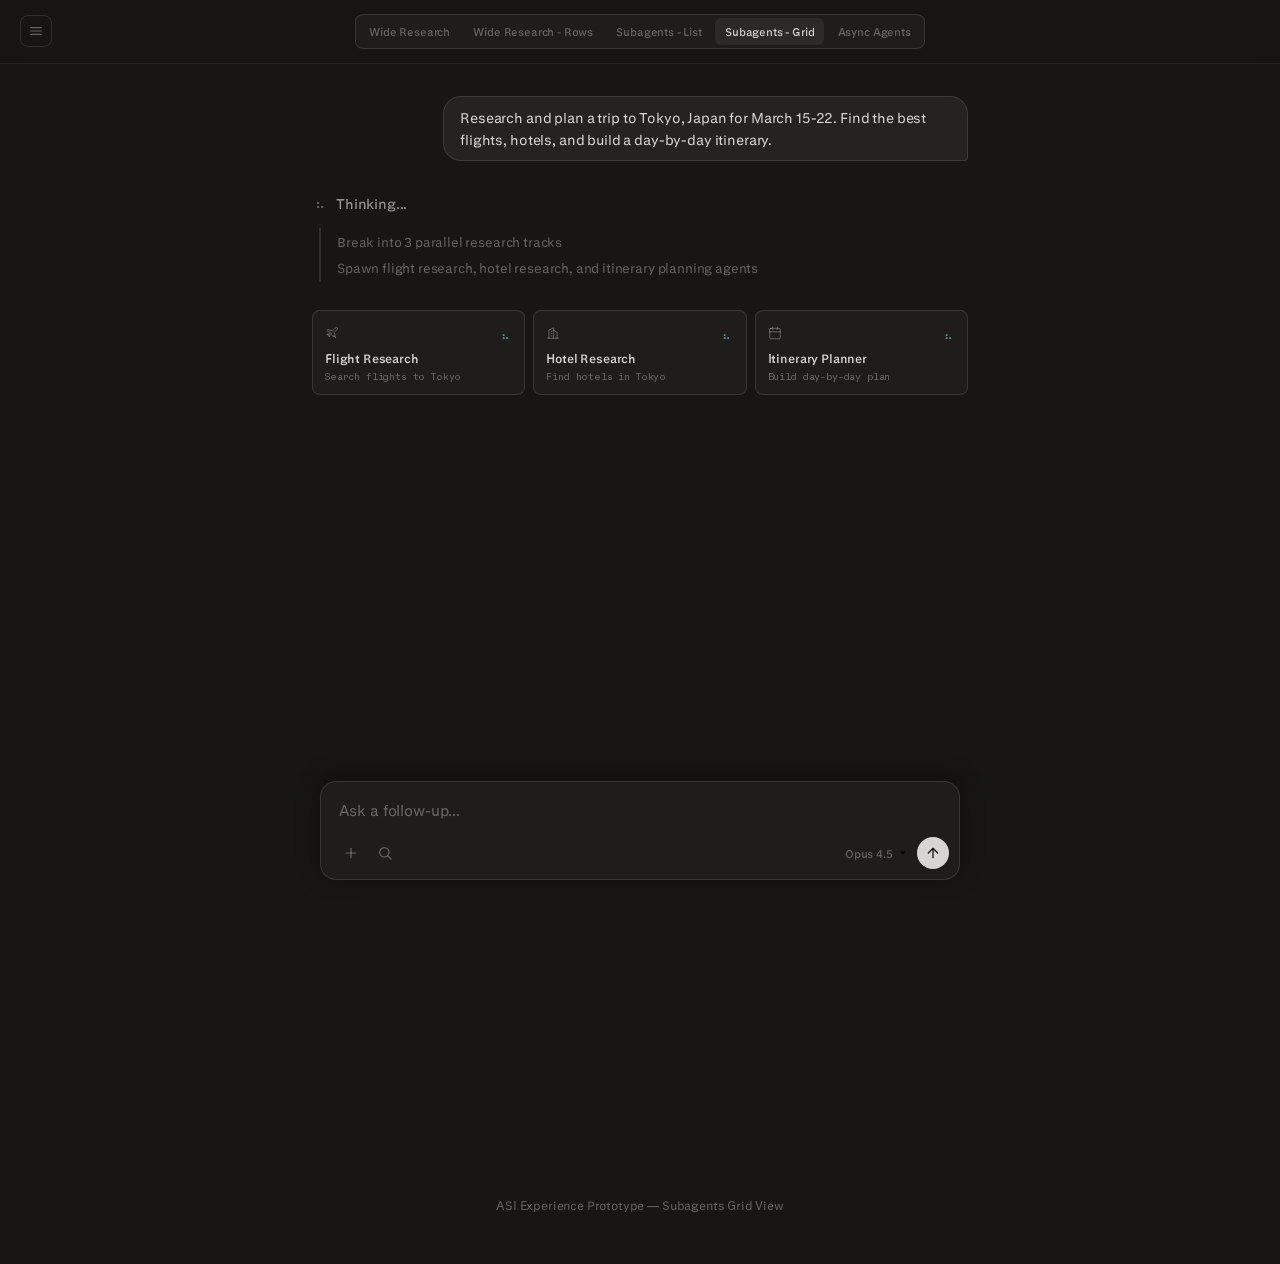
<file: asi-mega.html>
<!DOCTYPE html>
<html lang="en" data-theme="dark">
<head>
  <meta charset="UTF-8">
  <meta name="viewport" content="width=device-width, initial-scale=1.0">
  <title>ASI — Subagents Grid</title>
  <link rel="stylesheet" href="css/styles.css">
  <link rel="stylesheet" href="css/theme.css">
  <style>
    *, *::before, *::after { margin: 0; padding: 0; box-sizing: border-box; }

    body {
      font-family: var(--font-body);
      letter-spacing: -0.01em;
      background: var(--bg);
      color: var(--text);
      line-height: 1.6;
      -webkit-font-smoothing: antialiased;
    }

    /* --- Nav Bar --- */
    .asi-topbar {
      position: fixed;
      top: 0;
      left: 0;
      right: 0;
      z-index: 100;
      display: flex;
      align-items: center;
      justify-content: center;
      padding: 0.85rem 1.25rem;
      background: color-mix(in srgb, var(--bg) 85%, transparent);
      backdrop-filter: blur(12px);
      -webkit-backdrop-filter: blur(12px);
      border-bottom: 1px solid var(--border-subtle);
    }
    .menu-btn {
      width: 32px; height: 32px;
      display: flex; align-items: center; justify-content: center;
      background: none; border: 1px solid var(--border);
      border-radius: 8px; cursor: pointer; padding: 0;
      transition: border-color 0.15s ease;
    }
    .menu-btn:hover { border-color: var(--text-muted); }
    .menu-btn svg {
      width: 16px; height: 16px;
      stroke: var(--text-muted); fill: none;
      stroke-width: 1.8; stroke-linecap: round; stroke-linejoin: round;
    }
    .menu-dropdown {
      position: absolute;
      top: calc(100% + 0.5rem); left: 0;
      background: var(--surface); border: 1px solid var(--border);
      border-radius: 10px; padding: 0.35rem;
      display: flex; flex-direction: column; min-width: 160px;
      opacity: 0; transform: translateY(-4px); pointer-events: none;
      transition: opacity 0.2s ease, transform 0.2s ease;
      box-shadow: 0 8px 24px rgba(0,0,0,0.4);
      z-index: 200;
    }
    .menu-dropdown.open { opacity: 1; transform: translateY(0); pointer-events: auto; }
    .menu-dropdown a {
      font-size: 0.78rem; font-weight: 500;
      color: var(--text-secondary); text-decoration: none;
      padding: 0.5rem 0.65rem; border-radius: 6px;
      transition: background 0.12s ease, color 0.12s ease;
    }
    .menu-dropdown a:hover { background: var(--surface-raised); color: var(--text); }

    /* View toggle */
    .view-toggle {
      display: flex;
      gap: 0.25rem;
      background: var(--surface);
      border: 1px solid var(--border);
      border-radius: 8px;
      padding: 0.2rem;
    }
    .view-toggle a {
      font-size: 0.68rem;
      font-weight: 500;
      color: var(--text-muted);
      text-decoration: none;
      padding: 0.3rem 0.6rem;
      border-radius: 6px;
      transition: color 0.15s ease, background 0.15s ease;
    }
    .view-toggle a:hover {
      color: var(--text-secondary);
    }
    .view-toggle a.active {
      background: var(--surface-raised);
      color: var(--text);
    }

    /* --- Layout --- */
    .asi-container {
      max-width: 720px;
      margin: 0 auto;
      padding: 6rem 2rem 12rem;
    }

    /* --- Phase visibility --- */
    .phase {
      opacity: 0;
      transform: translateY(8px);
      transition: opacity 0.5s ease, transform 0.5s ease;
      pointer-events: none;
    }
    .phase.visible {
      opacity: 1;
      transform: translateY(0);
      pointer-events: auto;
    }
    .phase + .phase {
      margin-top: 1.75rem;
    }

    /* --- Phase 1: Query (chat bubble) --- */
    .chat-bubble-row {
      display: flex;
      justify-content: flex-end;
    }
    .chat-bubble {
      background: var(--surface-raised);
      border: 1px solid var(--border);
      border-radius: 18px 18px 4px 18px;
      padding: 0.65rem 1rem;
      max-width: 80%;
      font-size: 0.88rem;
      font-weight: 400;
      line-height: 1.5;
      color: var(--text);
      letter-spacing: -0.01em;
    }

    /* --- Phase 2: Orchestrator --- */
    .orch-row {
      display: flex;
      align-items: center;
      gap: 0.5rem;
      font-size: 0.85rem;
      color: var(--text-secondary);
      padding: 0.3rem 0;
    }
    .orch-spinner {
      background: linear-gradient(90deg,
        var(--text-muted) 0%, var(--text-muted) 35%,
        var(--text) 50%,
        var(--text-muted) 65%, var(--text-muted) 100%);
      background-size: 300% 100%;
      -webkit-background-clip: text;
      background-clip: text;
      -webkit-text-fill-color: transparent;
      animation: textShimmer 2.4s linear infinite;
    }
    .orch-label { font-weight: 500; }
    .orch-plan {
      margin-top: 0.5rem;
      margin-left: 7px;
      padding-left: 1rem;
      border-left: 2px solid var(--border);
    }
    .orch-plan-step {
      font-size: 0.8rem;
      color: var(--text-muted);
      padding: 0.2rem 0;
      opacity: 0;
      transform: translateY(4px);
      transition: opacity 0.35s ease, transform 0.35s ease;
    }
    .orch-plan-step.visible {
      opacity: 1;
      transform: translateY(0);
    }

    /* --- Phase 3: Agent Grid (3 cards) --- */
    .agent-grid {
      display: grid;
      grid-template-columns: 1fr 1fr 1fr;
      gap: 0.5rem;
    }
    .agent-card {
      background: var(--surface);
      border: 1px solid var(--border);
      border-radius: 8px;
      padding: 0.6rem 0.75rem;
      opacity: 0;
      transform: translateY(8px);
      transition: opacity 0.4s ease, transform 0.4s ease;
    }
    .agent-card.visible {
      opacity: 1;
      transform: translateY(0);
    }
    .agent-card.completed {
      opacity: 0.4;
      transition: opacity 0.6s ease;
    }
    .agent-card-header {
      display: flex;
      justify-content: space-between;
      align-items: center;
      margin-bottom: 0.25rem;
    }
    .agent-card-icon svg {
      width: 14px; height: 14px;
      stroke: var(--text-muted);
      fill: none;
      stroke-width: 1.6;
      stroke-linecap: round;
      stroke-linejoin: round;
    }
    .agent-card-status {
      position: relative;
      display: flex;
      align-items: center;
    }
    .agent-card-spinner-wrap { transition: opacity 0.3s ease; }
    .agent-card-check {
      color: var(--green);
      font-weight: 600;
      font-size: 0.75rem;
      opacity: 0;
      position: absolute;
      transition: opacity 0.3s ease;
    }
    .agent-card.completed .agent-card-check { opacity: 1; }
    .agent-card.completed .agent-card-spinner-wrap { opacity: 0; }

    .agent-card-role {
      font-size: 0.72rem;
      font-weight: 600;
      color: var(--text);
      margin-bottom: 0.1rem;
    }
    .agent-card.active .agent-card-role {
      background: linear-gradient(90deg,
        var(--text) 0%, var(--text) 35%,
        var(--text-muted) 50%,
        var(--text) 65%, var(--text) 100%);
      background-size: 300% 100%;
      -webkit-background-clip: text;
      background-clip: text;
      -webkit-text-fill-color: transparent;
      animation: textShimmer 2.4s linear infinite;
    }
    .agent-card.completed .agent-card-role {
      background: none;
      -webkit-text-fill-color: var(--text);
      animation: none;
    }
    .agent-card-task {
      font-family: var(--font-mono);
      font-size: 0.62rem;
      color: var(--text-muted);
      line-height: 1.4;
    }

    /* --- Phase 4: Flat Chain-of-Thought Log --- */
    .cot-log {
      display: flex;
      flex-direction: column;
      gap: 0;
    }

    .log-row {
      display: flex;
      align-items: center;
      gap: 0.45rem;
      padding: 0.4rem 0;
      font-size: 0.78rem;
      cursor: pointer;
      position: relative;
      opacity: 0;
      transform: translateY(6px);
      transition: opacity 0.35s ease, transform 0.35s ease;
    }
    .log-row.visible {
      opacity: 1;
      transform: translateY(0);
    }
    .log-row.completed {
      opacity: 0.45;
      transition: opacity 0.5s ease;
    }
    .log-spinner-wrap {
      width: 16px;
      display: flex;
      align-items: center;
      justify-content: center;
      flex-shrink: 0;
      transition: opacity 0.3s ease;
    }
    .log-check {
      color: var(--green);
      font-weight: 600;
      font-size: 0.78rem;
      width: 16px;
      text-align: center;
      flex-shrink: 0;
      opacity: 0;
      position: absolute;
      top: 50%;
      transform: translateY(-50%);
      transition: opacity 0.3s ease;
    }
    .log-row.completed .log-check { opacity: 1; }
    .log-row.completed .log-spinner-wrap { opacity: 0; }

    .log-agent {
      font-size: 0.65rem;
      font-weight: 600;
      padding: 0.15rem 0.5rem;
      border-radius: 4px;
      white-space: nowrap;
      flex-shrink: 0;
      color: var(--text-secondary);
      background: var(--surface-raised);
      border: 1px solid var(--border-subtle);
    }

    .log-tool {
      font-family: var(--font-mono);
      font-weight: 500;
      color: var(--text-secondary);
      flex-shrink: 0;
    }
    .log-arg {
      font-family: var(--font-mono);
      color: var(--text-muted);
      overflow: hidden;
      text-overflow: ellipsis;
      white-space: nowrap;
      flex: 1;
      min-width: 0;
    }
    .log-chevron {
      width: 12px; height: 12px;
      stroke: var(--text-muted);
      fill: none;
      stroke-width: 2;
      stroke-linecap: round;
      stroke-linejoin: round;
      flex-shrink: 0;
      transition: transform 0.3s cubic-bezier(0.4, 0, 0.2, 1);
    }
    .log-row.expanded .log-chevron { transform: rotate(90deg); }

    .log-expand {
      margin-left: 7px;
      padding-left: 1rem;
      border-left: 2px solid var(--border);
      display: grid;
      grid-template-rows: 0fr;
      opacity: 0;
      transition: grid-template-rows 0.4s ease, opacity 0.35s ease, padding 0.4s ease;
      padding-top: 0;
      padding-bottom: 0;
    }
    .log-expand > .log-expand-inner {
      overflow: hidden;
    }
    .log-row.expanded + .log-expand {
      grid-template-rows: 1fr;
      opacity: 1;
      padding-top: 0.25rem;
      padding-bottom: 0.4rem;
    }
    .log-output {
      font-family: var(--font-mono);
      font-size: 0.72rem;
      color: var(--text-muted);
      background: var(--surface);
      border-radius: 8px;
      padding: 0.65rem 0.85rem;
      line-height: 1.6;
      white-space: pre-wrap;
    }
    .log-row.completed + .log-expand {
      opacity: 0.45;
    }

    /* --- Phase 5: Synthesis --- */
    .synthesis-row {
      display: flex;
      align-items: center;
      gap: 0.5rem;
      padding: 0.4rem 0;
      font-size: 0.85rem;
      color: var(--text-secondary);
    }
    .synthesis-label {
      font-weight: 500;
      background: linear-gradient(90deg,
        var(--text-secondary) 0%, var(--text-secondary) 35%,
        var(--text) 50%,
        var(--text-secondary) 65%, var(--text-secondary) 100%);
      background-size: 300% 100%;
      -webkit-background-clip: text;
      background-clip: text;
      -webkit-text-fill-color: transparent;
      animation: textShimmer 2.4s linear infinite;
    }

    /* --- Phase 6: Answer (markdown-style) --- */
    .asi-answer {
      border-top: 1px solid var(--border);
      padding-top: 1.5rem;
    }
    .answer-text {
      font-size: 0.88rem;
      line-height: 1.75;
      color: var(--text-secondary);
    }
    .answer-text .word {
      display: inline;
      animation: wordReveal 0.25s ease-out forwards;
    }
    @keyframes wordReveal {
      from { opacity: 0; filter: blur(4px); }
      to   { opacity: 1; filter: blur(0); }
    }
    .answer-text h2 {
      font-size: 1.15rem;
      font-weight: 600;
      letter-spacing: -0.02em;
      color: var(--text);
      margin: 0 0 0.5rem;
    }
    .answer-text h3 {
      font-size: 0.92rem;
      font-weight: 600;
      color: var(--text);
      margin: 1.25rem 0 0.35rem;
    }
    .answer-text p { margin: 0.5rem 0; }
    .answer-text ul {
      margin: 0.4rem 0 0.75rem;
      padding-left: 1.25rem;
      list-style: none;
    }
    .answer-text li {
      margin: 0.5rem 0;
      color: var(--text-secondary);
      padding-left: 0.25rem;
      position: relative;
    }
    .answer-text li::before {
      content: '\2022';
      color: var(--text-muted);
      position: absolute;
      left: -1rem;
    }
    .answer-text code {
      font-family: var(--font-mono);
      font-size: 0.78rem;
      background: var(--surface);
      padding: 0.15rem 0.4rem;
      border-radius: 4px;
      color: var(--accent);
      border: 1px solid var(--border-subtle);
    }
    .answer-text em { color: var(--text-muted); font-style: italic; }
    .answer-text strong { color: var(--text); font-weight: 600; }
    .answer-text hr {
      border: none;
      border-top: 1px solid var(--border-subtle);
      margin: 1.25rem 0;
    }
    .answer-text blockquote {
      margin: 1rem 0;
      padding: 0.75rem 1rem;
      border-left: 3px solid var(--text-muted);
      background: var(--surface-raised);
      border-radius: 0 8px 8px 0;
      font-size: 0.85rem;
    }
    .answer-text blockquote p { margin: 0; }
    .answer-table {
      width: 100%;
      border-collapse: collapse;
      font-size: 0.78rem;
      margin: 0.75rem 0;
    }
    .answer-table th {
      text-align: left;
      font-weight: 500;
      color: var(--text-muted);
      font-size: 0.68rem;
      text-transform: uppercase;
      letter-spacing: 0.08em;
      padding: 0.4rem 0.5rem 0.4rem 0;
      border-bottom: 1px solid var(--border);
    }
    .answer-table td {
      padding: 0.45rem 0.5rem 0.45rem 0;
      border-bottom: 1px solid var(--border-subtle);
      color: var(--text-secondary);
    }
    .answer-table td:last-child, .answer-table th:last-child { text-align: right; padding-right: 0; }
    .answer-table .mono {
      font-family: var(--font-mono);
      font-size: 0.72rem;
    }
    .answer-table .status-ok { color: var(--green); font-weight: 500; }
    .answer-table .status-warn { color: var(--amber, #d4a07c); font-weight: 500; }

    /* --- Document Artifact --- */
    .doc-artifact {
      background: var(--surface);
      border: 1px solid var(--border);
      border-radius: 14px;
      overflow: hidden;
      transition: border-color 0.2s ease;
      cursor: pointer;
    }
    .doc-artifact:hover {
      border-color: var(--text-muted);
    }
    .doc-artifact-header {
      display: flex;
      align-items: center;
      gap: 0.65rem;
      padding: 0.85rem 1rem;
    }
    .doc-artifact-icon {
      width: 36px;
      height: 36px;
      border-radius: 8px;
      background: #2b579a;
      display: flex;
      align-items: center;
      justify-content: center;
      flex-shrink: 0;
    }
    .doc-artifact-icon svg {
      width: 18px;
      height: 18px;
      fill: #fff;
    }
    .doc-artifact-meta {
      flex: 1;
      min-width: 0;
    }
    .doc-artifact-title {
      font-size: 0.82rem;
      font-weight: 600;
      color: var(--text);
      line-height: 1.3;
    }
    .doc-artifact-subtitle {
      font-size: 0.68rem;
      color: var(--text-muted);
      margin-top: 0.1rem;
    }
    .doc-artifact-open {
      font-size: 0.68rem;
      font-weight: 500;
      color: var(--text-muted);
      padding: 0.3rem 0.6rem;
      border: 1px solid var(--border);
      border-radius: 6px;
      background: transparent;
      cursor: pointer;
      flex-shrink: 0;
      transition: color 0.15s ease, border-color 0.15s ease;
    }
    .doc-artifact-open:hover {
      color: var(--text-secondary);
      border-color: var(--text-muted);
    }

    /* --- Bottom Search Bar --- */
    .search-bar {
      position: fixed;
      bottom: 0;
      left: 0;
      right: 0;
      z-index: 100;
      padding: 0.75rem 1.25rem 1.25rem;
      background: linear-gradient(to top, var(--bg) 60%, transparent);
      display: flex;
      justify-content: center;
    }
    .search-bar-inner {
      width: 100%;
      max-width: 640px;
      background: var(--surface);
      border: 1px solid var(--border);
      border-radius: 16px;
      display: flex;
      flex-direction: column;
      box-shadow: 0 -4px 24px rgba(0,0,0,0.3);
    }
    .search-bar-input {
      flex: 1;
      padding: 0.9rem 1.1rem 0.5rem;
    }
    .search-bar-input input {
      width: 100%;
      border: none;
      background: transparent;
      font-family: var(--font-body);
      font-size: 0.92rem;
      color: var(--text);
      outline: none;
      letter-spacing: -0.01em;
    }
    .search-bar-input input::placeholder { color: var(--text-muted); }
    .search-bar-footer {
      display: flex;
      align-items: center;
      justify-content: space-between;
      padding: 0.45rem 0.6rem 0.6rem 1rem;
    }
    .search-bar-left { display: flex; align-items: center; gap: 0.35rem; }
    .search-bar-right { display: flex; align-items: center; gap: 0.5rem; }
    .sb-icon-btn {
      width: 28px; height: 28px;
      display: flex; align-items: center; justify-content: center;
      border: none; background: transparent;
      color: var(--text-muted);
      cursor: pointer;
      border-radius: 50%;
      padding: 0;
      transition: color 0.15s ease, background 0.15s ease;
    }
    .sb-icon-btn svg {
      width: 16px; height: 16px;
      stroke: currentColor; fill: none;
      stroke-width: 1.8; stroke-linecap: round; stroke-linejoin: round;
    }
    .sb-icon-btn:hover {
      color: var(--text-secondary);
      background: var(--surface-raised);
    }
    .sb-model {
      font-size: 0.68rem;
      font-weight: 500;
      color: var(--text-muted);
      display: flex;
      align-items: center;
      gap: 0.3rem;
      cursor: pointer;
    }
    .sb-submit {
      width: 32px; height: 32px; border-radius: 50%;
      background: var(--text);
      color: var(--bg);
      border: none;
      display: flex; align-items: center; justify-content: center;
      cursor: pointer;
      transition: opacity 0.15s ease;
      flex-shrink: 0;
    }
    .sb-submit svg {
      width: 16px; height: 16px;
      stroke: currentColor; fill: none;
      stroke-width: 2; stroke-linecap: round; stroke-linejoin: round;
    }
    .sb-submit:hover { opacity: 0.8; }

    /* --- Footer --- */
    .asi-footer {
      text-align: center;
      padding: 3rem 2rem;
      color: var(--text-muted);
      font-size: 0.72rem;
    }

    @keyframes textShimmer {
      0% { background-position: 200% 50%; }
      100% { background-position: -100% 50%; }
    }

    @media (max-width: 640px) {
      .asi-container { padding: 4rem 1.25rem 6rem; }
      .chat-bubble { font-size: 0.82rem; max-width: 92%; }
      .agent-grid { grid-template-columns: 1fr 1fr; }
    }
  </style>
</head>
<body>

  <nav class="asi-topbar">
    <div style="position: absolute; left: 1.25rem; top: 50%; transform: translateY(-50%);">
      <button class="menu-btn" id="menu-btn" aria-label="Menu">
        <svg viewBox="0 0 24 24"><line x1="4" y1="7" x2="20" y2="7"/><line x1="4" y1="12" x2="20" y2="12"/><line x1="4" y1="17" x2="20" y2="17"/></svg>
      </button>
      <div class="menu-dropdown" id="menu-dropdown">
        <a href="index.html">Index</a>
        <a href="components.html">Components</a>
        <a href="streaming.html">Streaming</a>
        <a href="asi-v0-scope.html">Wide Research</a>
        <a href="asi-v0-rows.html">Wide Research - Rows</a>
        <a href="asi.html">Subagents - List</a>
        <a href="asi-mega.html">Subagents - Grid</a>
        <a href="asi-condensed.html">Condensed</a>
        <a href="asi-floating.html">Floating Agents</a>
        <a href="asi-async.html">Async Agents</a>
        <a href="asi-async-v2.html">Workspace</a>
      </div>
    </div>
    <div class="view-toggle">
      <a href="asi-v0-scope.html">Wide Research</a>
      <a href="asi-v0-rows.html">Wide Research - Rows</a>
      <a href="asi.html">Subagents - List</a>
      <a href="asi-mega.html" class="active">Subagents - Grid</a>
      <a href="asi-async.html">Async Agents</a>
    </div>
  </nav>

  <div class="asi-container">

    <!-- Phase 1: Query -->
    <div class="phase" id="phase-query">
      <div class="chat-bubble-row">
        <div class="chat-bubble">Research and plan a trip to Tokyo, Japan for March 15-22. Find the best flights, hotels, and build a day-by-day itinerary.</div>
      </div>
    </div>

    <!-- Phase 2: Orchestrator -->
    <div class="phase" id="phase-orch">
      <div class="orch-row">
        <span class="orch-spinner loader text-spinner sm" data-spinner="braille" style="font-size:0.85rem; width:16px; height:16px;"></span>
        <span class="orch-label">Thinking...</span>
      </div>
      <div class="orch-plan" id="orch-plan">
        <div class="orch-plan-step" id="orch-step-1">Break into 3 parallel research tracks</div>
        <div class="orch-plan-step" id="orch-step-2">Spawn flight research, hotel research, and itinerary planning agents</div>
      </div>
    </div>

    <!-- Phase 3: Agent Grid (3 cards) -->
    <div class="phase" id="phase-grid">
      <div class="agent-grid">
        <!-- Card 1: Flight Research -->
        <div class="agent-card" id="card-1">
          <div class="agent-card-header">
            <span class="agent-card-icon"><svg viewBox="0 0 24 24"><path d="M17.8 19.2L16 11l3.5-3.5C21 6 21.5 4 21 3c-1-.5-3 0-4.5 1.5L13 8 4.8 6.2c-.5-.1-.9.1-1.1.5l-.3.5c-.2.4-.1.9.3 1.1l5.5 3.2-2.7 2.7-2.1-.4c-.3-.1-.7 0-.9.2l-.4.4 2.8 1.5 1.5 2.8.4-.4c.2-.2.3-.6.2-.9l-.4-2.1 2.7-2.7 3.2 5.5c.2.4.7.5 1.1.3l.5-.3c.4-.2.6-.6.5-1.1z"/></svg></span>
            <span class="agent-card-status">
              <span class="agent-card-spinner-wrap"><span class="loader text-spinner sm" data-spinner="braille" style="font-size:0.75rem; width:14px; height:14px;"></span></span>
              <span class="agent-card-check">&#x2713;</span>
            </span>
          </div>
          <div class="agent-card-role">Flight Research</div>
          <div class="agent-card-task">Search flights to Tokyo</div>
        </div>
        <!-- Card 2: Hotel Research -->
        <div class="agent-card" id="card-2">
          <div class="agent-card-header">
            <span class="agent-card-icon"><svg viewBox="0 0 24 24"><path d="M3 21h18"/><path d="M5 21V7l8-4v18"/><path d="M19 21V11l-6-4"/><path d="M9 9h1"/><path d="M9 13h1"/><path d="M9 17h1"/></svg></span>
            <span class="agent-card-status">
              <span class="agent-card-spinner-wrap"><span class="loader text-spinner sm" data-spinner="braille" style="font-size:0.75rem; width:14px; height:14px;"></span></span>
              <span class="agent-card-check">&#x2713;</span>
            </span>
          </div>
          <div class="agent-card-role">Hotel Research</div>
          <div class="agent-card-task">Find hotels in Tokyo</div>
        </div>
        <!-- Card 3: Itinerary Planning -->
        <div class="agent-card" id="card-3">
          <div class="agent-card-header">
            <span class="agent-card-icon"><svg viewBox="0 0 24 24"><rect x="3" y="4" width="18" height="18" rx="2" ry="2"/><line x1="16" y1="2" x2="16" y2="6"/><line x1="8" y1="2" x2="8" y2="6"/><line x1="3" y1="10" x2="21" y2="10"/></svg></span>
            <span class="agent-card-status">
              <span class="agent-card-spinner-wrap"><span class="loader text-spinner sm" data-spinner="braille" style="font-size:0.75rem; width:14px; height:14px;"></span></span>
              <span class="agent-card-check">&#x2713;</span>
            </span>
          </div>
          <div class="agent-card-role">Itinerary Planner</div>
          <div class="agent-card-task">Build day-by-day plan</div>
        </div>
      </div>
    </div>

    <!-- Phase 4: Flat Chain-of-Thought Log -->
    <div class="phase visible" id="phase-log" style="opacity:1; transform:none;">
      <div class="cot-log" id="cot-log">

        <div class="log-row" id="log-1" onclick="this.classList.toggle('expanded')">
          <span class="log-spinner-wrap"><span class="loader text-spinner sm" data-spinner="braille" style="font-size:0.75rem; color: var(--text-muted); width:14px; height:14px;"></span></span>
          <span class="log-check">&#x2713;</span>
          <span class="log-agent">Flight Research</span>
          <span class="log-tool">Searching direct flights</span>
          <span class="log-arg">Chicago to Tokyo, March 15–22</span>
          <svg class="log-chevron" viewBox="0 0 24 24"><polyline points="9 6 15 12 9 18"/></svg>
        </div>
        <div class="log-expand"><div class="log-expand-inner"><div class="log-output">Found 8 direct flights:
ANA NH11 — depart 11:30 AM, arrive 3:15 PM+1 — $1,240 RT
JAL JL009 — depart 12:05 PM, arrive 3:50 PM+1 — $1,185 RT
United UA881 — depart 10:15 AM, arrive 2:00 PM+1 — $1,095 RT</div></div></div>

        <div class="log-row" id="log-2" onclick="this.classList.toggle('expanded')">
          <span class="log-spinner-wrap"><span class="loader text-spinner sm" data-spinner="braille" style="font-size:0.75rem; color: var(--text-muted); width:14px; height:14px;"></span></span>
          <span class="log-check">&#x2713;</span>
          <span class="log-agent">Hotel Research</span>
          <span class="log-tool">Searching top-rated hotels</span>
          <span class="log-arg">near Shinjuku Station, 7 nights</span>
          <svg class="log-chevron" viewBox="0 0 24 24"><polyline points="9 6 15 12 9 18"/></svg>
        </div>
        <div class="log-expand"><div class="log-expand-inner"><div class="log-output">12 hotels found in Shinjuku area:
Park Hyatt Tokyo — $420/night ★ 4.8 (Lost in Translation vibes)
Hotel Gracery Shinjuku — $165/night ★ 4.5 (Godzilla head!)
Keio Plaza Hotel — $195/night ★ 4.4 (reliable, great transit access)</div></div></div>

        <div class="log-row" id="log-3" onclick="this.classList.toggle('expanded')">
          <span class="log-spinner-wrap"><span class="loader text-spinner sm" data-spinner="braille" style="font-size:0.75rem; color: var(--text-muted); width:14px; height:14px;"></span></span>
          <span class="log-check">&#x2713;</span>
          <span class="log-agent">Itinerary Planner</span>
          <span class="log-tool">Drafting a 7-day itinerary</span>
          <span class="log-arg">across Tokyo's best neighborhoods</span>
          <svg class="log-chevron" viewBox="0 0 24 24"><polyline points="9 6 15 12 9 18"/></svg>
        </div>
        <div class="log-expand"><div class="log-expand-inner"><div class="log-output">Day 1: Arrive Shinjuku — settle in, explore Kabukicho
Day 2: Asakusa + Ueno — Senso-ji, Nakamise, Ueno Park
Day 3: Shibuya + Harajuku — Meiji Shrine, Takeshita St
Day 4: Tsukiji + Ginza — outer market, teamLab, shopping
Day 5: Day trip to Kamakura — Great Buddha, Hase-dera
Day 6: Akihabara + Yanaka — electronics, old-town stroll
Day 7: Shinjuku Gyoen cherry blossoms, depart</div></div></div>

        <div class="log-row" id="log-4" onclick="this.classList.toggle('expanded')">
          <span class="log-spinner-wrap"><span class="loader text-spinner sm" data-spinner="braille" style="font-size:0.75rem; color: var(--text-muted); width:14px; height:14px;"></span></span>
          <span class="log-check">&#x2713;</span>
          <span class="log-agent">Flight Research</span>
          <span class="log-tool">Comparing fares across airlines</span>
          <span class="log-arg">economy and premium on 5 carriers</span>
          <svg class="log-chevron" viewBox="0 0 24 24"><polyline points="9 6 15 12 9 18"/></svg>
        </div>
        <div class="log-expand"><div class="log-expand-inner"><div class="log-output">| Airline | Economy | Premium | Duration |
|---------|---------|---------|----------|
| ANA     | $1,240  | $1,890  | 13h 45m  |
| JAL     | $1,185  | $1,810  | 13h 45m  |
| United  | $1,095  | $1,680  | 14h 00m  |
| Delta   | $1,320  | $2,010  | 15h 30m* |
| Korean  | $985    | —       | 16h 20m* |
* = one stop</div></div></div>

        <div class="log-row" id="log-5" onclick="this.classList.toggle('expanded')">
          <span class="log-spinner-wrap"><span class="loader text-spinner sm" data-spinner="braille" style="font-size:0.75rem; color: var(--text-muted); width:14px; height:14px;"></span></span>
          <span class="log-check">&#x2713;</span>
          <span class="log-agent">Hotel Research</span>
          <span class="log-tool">Evaluating neighborhoods</span>
          <span class="log-arg">Shinjuku vs Shibuya vs Asakusa pricing</span>
          <svg class="log-chevron" viewBox="0 0 24 24"><polyline points="9 6 15 12 9 18"/></svg>
        </div>
        <div class="log-expand"><div class="log-expand-inner"><div class="log-output">Shinjuku: best transit hub, $140-420/night avg
Shibuya: trendy area, $160-380/night avg
Asakusa: traditional feel, $95-220/night avg
→ Recommendation: Shinjuku for first-time visitors (JR hub)</div></div></div>

        <div class="log-row" id="log-6" onclick="this.classList.toggle('expanded')">
          <span class="log-spinner-wrap"><span class="loader text-spinner sm" data-spinner="braille" style="font-size:0.75rem; color: var(--text-muted); width:14px; height:14px;"></span></span>
          <span class="log-check">&#x2713;</span>
          <span class="log-agent">Itinerary Planner</span>
          <span class="log-tool">Finding must-try restaurants</span>
          <span class="log-arg">sushi, ramen, and izakaya picks by area</span>
          <svg class="log-chevron" viewBox="0 0 24 24"><polyline points="9 6 15 12 9 18"/></svg>
        </div>
        <div class="log-expand"><div class="log-expand-inner"><div class="log-output">Top picks by day:
  Omoide Yokocho — yakitori alley, no reservation needed
  Sometaro — okonomiyaki in Asakusa, walk-in OK
  Afuri — yuzu ramen in Harajuku, minimal wait
  Sushi Dai — omakase at Tsukiji, arrive 6 AM
  Matsubara-an — handmade soba in Kamakura
  Kanda Matsuya — udon near Akihabara since 1884</div></div></div>

        <div class="log-row" id="log-7" onclick="this.classList.toggle('expanded')">
          <span class="log-spinner-wrap"><span class="loader text-spinner sm" data-spinner="braille" style="font-size:0.75rem; color: var(--text-muted); width:14px; height:14px;"></span></span>
          <span class="log-check">&#x2713;</span>
          <span class="log-agent">Flight Research</span>
          <span class="log-tool">Checking one-stop routes</span>
          <span class="log-arg">via Seoul and Taipei for savings</span>
          <svg class="log-chevron" viewBox="0 0 24 24"><polyline points="9 6 15 12 9 18"/></svg>
        </div>
        <div class="log-expand"><div class="log-expand-inner"><div class="log-output">Korean Air via Seoul (ICN): $985 RT, +2.5h layover
EVA Air via Taipei (TPE): $1,010 RT, +3h layover
→ Save $255 vs direct ANA, but adds 2-3 hours each way</div></div></div>

        <div class="log-row" id="log-8" onclick="this.classList.toggle('expanded')">
          <span class="log-spinner-wrap"><span class="loader text-spinner sm" data-spinner="braille" style="font-size:0.75rem; color: var(--text-muted); width:14px; height:14px;"></span></span>
          <span class="log-check">&#x2713;</span>
          <span class="log-agent">Hotel Research</span>
          <span class="log-tool">Verifying room availability</span>
          <span class="log-arg">during cherry blossom peak season</span>
          <svg class="log-chevron" viewBox="0 0 24 24"><polyline points="9 6 15 12 9 18"/></svg>
        </div>
        <div class="log-expand"><div class="log-expand-inner"><div class="log-output">Hotel Gracery Shinjuku: Available Mar 15-22 ✓
  $165/night (7 nights = $1,155)
  Free cancellation until Mar 8
  ⚠ Cherry blossom season — only 2 rooms left at this rate</div></div></div>

        <div class="log-row" id="log-9" onclick="this.classList.toggle('expanded')">
          <span class="log-spinner-wrap"><span class="loader text-spinner sm" data-spinner="braille" style="font-size:0.75rem; color: var(--text-muted); width:14px; height:14px;"></span></span>
          <span class="log-check">&#x2713;</span>
          <span class="log-agent">Itinerary Planner</span>
          <span class="log-tool">Calculating transit options</span>
          <span class="log-arg">JR Pass vs Suica for 7-day coverage</span>
          <svg class="log-chevron" viewBox="0 0 24 24"><polyline points="9 6 15 12 9 18"/></svg>
        </div>
        <div class="log-expand"><div class="log-expand-inner"><div class="log-output">7-day JR Pass: $200 — covers Kamakura day trip + all JR lines
Suica card: pay-as-you-go, ~$4-8/day for metro only
→ JR Pass recommended (Kamakura alone saves $30 RT)
Average daily transit: 45 min between neighborhoods</div></div></div>

      </div>
    </div>

    <!-- Phase 5: Synthesis -->
    <div class="phase" id="phase-synthesis">
      <div class="synthesis-row">
        <span class="orch-spinner loader text-spinner sm" data-spinner="braille" style="font-size:0.85rem; width:16px; height:16px;" id="synth-spinner"></span>
        <span class="synthesis-label" id="synth-label">Synthesizing results from 3 agents...</span>
      </div>
    </div>

    <!-- Phase 6: Answer -->
    <div class="phase" id="phase-answer">
      <div class="asi-answer">
        <div class="answer-text" id="answer-output"></div>
      </div>
    </div>

    <!-- Phase 7: Document Artifact -->
    <div class="phase" id="phase-doc">
      <div class="doc-artifact">
        <div class="doc-artifact-header">
          <div class="doc-artifact-icon">
            <svg viewBox="0 0 24 24" xmlns="http://www.w3.org/2000/svg"><path d="M6 2C4.9 2 4 2.9 4 4v16c0 1.1.9 2 2 2h12c1.1 0 2-.9 2-2V8l-6-6H6zm7 1.5L18.5 9H13V3.5zM7 13h10v1.5H7V13zm0 3h10v1.5H7V16zm0 3h7v1.5H7V19zm0-9h4v1.5H7V10z"/></svg>
          </div>
          <div class="doc-artifact-meta">
            <div class="doc-artifact-title">Tokyo Trip Plan — Complete Itinerary</div>
            <div class="doc-artifact-subtitle">Document &middot; 7 days &middot; flights, hotels, activities</div>
          </div>
          <button class="doc-artifact-open">Open</button>
        </div>
      </div>
    </div>

  </div>

  <div class="search-bar">
    <div class="search-bar-inner">
      <div class="search-bar-input">
        <input type="text" placeholder="Ask a follow-up...">
      </div>
      <div class="search-bar-footer">
        <div class="search-bar-left">
          <button class="sb-icon-btn" title="Attach">
            <svg viewBox="0 0 24 24"><line x1="12" y1="5" x2="12" y2="19"/><line x1="5" y1="12" x2="19" y2="12"/></svg>
          </button>
          <button class="sb-icon-btn" title="Search">
            <svg viewBox="0 0 24 24"><circle cx="11" cy="11" r="7"/><line x1="16.5" y1="16.5" x2="21" y2="21"/></svg>
          </button>
        </div>
        <div class="search-bar-right">
          <span class="sb-model">Opus 4.5 <svg viewBox="0 0 24 24" style="width:12px; height:12px;"><polyline points="6 9 12 15 18 9"/></svg></span>
          <button class="sb-submit">
            <svg viewBox="0 0 24 24"><line x1="12" y1="19" x2="12" y2="5"/><polyline points="5 12 12 5 19 12"/></svg>
          </button>
        </div>
      </div>
    </div>
  </div>

  <footer class="asi-footer">
    ASI Experience Prototype — Subagents Grid View
  </footer>

  <script src="js/main.js"></script>
  <script>
    // --- Timeline Engine ---
    const timers = [];
    function schedule(delay, fn) { timers.push(setTimeout(fn, delay)); }
    function clearAll() { timers.forEach(t => clearTimeout(t)); timers.length = 0; }

    // --- Auto-scroll (disabled) ---
    let autoScroll = true;
    function scrollIntoView(el) { }

    function show(id) {
      const el = document.getElementById(id);
      if (el) { el.classList.add('visible'); scrollIntoView(el); }
    }

    function showCard(id) {
      const el = document.getElementById(id);
      if (el) { el.classList.add('visible', 'active'); scrollIntoView(el); }
    }

    function completeCard(id) {
      const el = document.getElementById(id);
      if (el) { el.classList.add('completed'); el.classList.remove('active'); }
    }

    function showLog(id) {
      const el = document.getElementById(id);
      if (el) { el.classList.add('visible', 'expanded'); scrollIntoView(el); }
    }

    function completeLog(id) {
      const el = document.getElementById(id);
      if (el) el.classList.add('completed', 'visible');
    }

    // --- Blur-reveal word streamer ---
    function streamWords(elId, html, delay, callback) {
      const el = document.getElementById(elId);
      el.innerHTML = html;

      const wordSpans = [];
      const walker = document.createTreeWalker(el, NodeFilter.SHOW_TEXT, null);
      const textNodes = [];
      while (walker.nextNode()) textNodes.push(walker.currentNode);

      textNodes.forEach(node => {
        const words = node.textContent.split(/(\s+)/);
        if (words.length <= 1 && !node.textContent.trim()) return;
        const frag = document.createDocumentFragment();
        words.forEach(w => {
          if (!w) return;
          if (/^\s+$/.test(w)) {
            frag.appendChild(document.createTextNode(w));
          } else {
            const span = document.createElement('span');
            span.className = 'word';
            span.style.opacity = '0';
            span.textContent = w;
            frag.appendChild(span);
            wordSpans.push(span);
          }
        });
        node.parentNode.replaceChild(frag, node);
      });

      let i = 0;
      function tick() {
        if (i >= wordSpans.length) { if (callback) callback(); return; }
        wordSpans[i].style.opacity = '';
        wordSpans[i].style.animation = 'wordReveal 0.25s ease-out forwards';
        i++;
        schedule(delay, tick);
      }
      tick();
    }

    // --- Answer content ---
    const ANSWER_HTML = `<h2>Tokyo Trip Plan — March 15-22</h2>
<p>After researching flights, hotels, and attractions across Tokyo, here's your complete travel plan for <strong>7 nights in Tokyo</strong> during early cherry blossom season.</p>
<h3>Flights</h3>
<ul>
<li><strong>Outbound:</strong> ANA NH11 — Mar 15, depart 11:30 AM ORD → arrive 3:15 PM NRT (Mar 16). <em>Direct, 13h 45m.</em></li>
<li><strong>Return:</strong> ANA NH12 — Mar 22, depart 5:30 PM NRT → arrive 3:45 PM ORD (same day). <em>Direct, 12h 15m.</em></li>
<li><strong>Price:</strong> $1,240 round trip per person (economy). Premium economy available at $1,890.</li>
</ul>
<h3>Hotel</h3>
<ul>
<li><strong>Hotel Gracery Shinjuku</strong> — 7 nights at $165/night ($1,155 total). Rated 4.5 stars, steps from Shinjuku Station, famous Godzilla head on the roof terrace. Free cancellation until Mar 8.</li>
</ul>
<h3>Day-by-Day Itinerary</h3>
<table class="answer-table">
<thead><tr><th>Day</th><th>Area</th><th>Highlights</th><th>Meals</th></tr></thead>
<tbody>
<tr><td class="mono">Mar 16</td><td>Shinjuku</td><td>Arrive & settle in, explore Kabukicho</td><td>Omoide Yokocho (yakitori alley)</td></tr>
<tr><td class="mono">Mar 17</td><td>Asakusa + Ueno</td><td>Senso-ji, Nakamise, Ueno Park</td><td>Sometaro (okonomiyaki)</td></tr>
<tr><td class="mono">Mar 18</td><td>Shibuya + Harajuku</td><td>Meiji Shrine, Takeshita St, Shibuya Crossing</td><td>Afuri (yuzu ramen)</td></tr>
<tr><td class="mono">Mar 19</td><td>Tsukiji + Ginza</td><td>Outer market, teamLab Borderless, shopping</td><td>Sushi Dai (omakase)</td></tr>
<tr><td class="mono">Mar 20</td><td>Day trip: Kamakura</td><td>Great Buddha, Hase-dera, Enoshima Island</td><td>Matsubara-an (soba)</td></tr>
<tr><td class="mono">Mar 21</td><td>Akihabara + Yanaka</td><td>Electronics, manga, old-town Tokyo stroll</td><td>Kanda Matsuya (udon)</td></tr>
<tr><td class="mono">Mar 22</td><td>Shinjuku</td><td>Gyoen cherry blossoms (if blooming), depart</td><td class="status-ok">Flight 5:30 PM</td></tr>
</tbody>
</table>
<h3>Budget Summary</h3>
<blockquote><p>Flights: <strong>$1,240</strong> + Hotel: <strong>$1,155</strong> + JR Pass (7-day): <strong>$200</strong> + Food & activities: <strong>~$700</strong> = <strong>~$3,295 total per person</strong>. Cherry blossom season typically starts mid-to-late March in Tokyo — you may catch early blooms at Shinjuku Gyoen and Ueno Park.</p></blockquote>`;


    // --- Run the experience ---
    function run() {
      clearAll();
      autoScroll = true;
      window.scrollTo({ top: 0, behavior: 'smooth' });
      document.querySelectorAll('.phase').forEach(el => {
        el.classList.remove('visible');
        el.style.opacity = '';
        el.style.transform = '';
      });
      document.querySelectorAll('.agent-card').forEach(el => {
        el.classList.remove('visible', 'completed', 'active');
      });
      document.querySelectorAll('.log-row').forEach(el => {
        el.classList.remove('visible', 'completed', 'expanded');
      });
      document.querySelectorAll('.orch-plan-step').forEach(el => {
        el.classList.remove('visible');
      });

      const answerEl = document.getElementById('answer-output');
      answerEl.innerHTML = '';
      const synthSpinner = document.getElementById('synth-spinner');
      synthSpinner.style.display = '';
      const synthLabel = document.getElementById('synth-label');
      synthLabel.textContent = 'Synthesizing results from 3 agents...';
      synthLabel.style.background = '';
      synthLabel.style.webkitBackgroundClip = '';
      synthLabel.style.backgroundClip = '';
      synthLabel.style.webkitTextFillColor = '';
      synthLabel.style.animation = '';
      synthLabel.className = 'synthesis-label';

      // ========== PHASE 1: Query (instant) ==========
      show('phase-query');

      // ========== PHASE 2: Orchestrator (instant) ==========
      show('phase-orch');
      show('orch-step-1');
      show('orch-step-2');

      // ========== PHASE 3: Agent Grid (all 3 at once) ==========
      schedule(1200, () => {
        show('phase-grid');
        ['card-1','card-2','card-3'].forEach(id => showCard(id));
      });

      // ========== PHASE 4: Log entries (interleaved across 3 agents) ==========
      // First round: one from each agent
      schedule(3500, () => { show('phase-log'); showLog('log-1'); });
      schedule(4300, () => showLog('log-2'));
      schedule(5100, () => showLog('log-3'));

      // Second round
      schedule(7000, () => { completeLog('log-1'); showLog('log-4'); });
      schedule(7800, () => { completeLog('log-2'); showLog('log-5'); });
      schedule(8600, () => { completeLog('log-3'); showLog('log-6'); });

      // Third round
      schedule(10500, () => { completeLog('log-4'); showLog('log-7'); });
      schedule(11300, () => { completeLog('log-5'); showLog('log-8'); });
      schedule(12100, () => { completeLog('log-6'); showLog('log-9'); });

      // Complete remaining logs + cards
      schedule(14000, () => { completeLog('log-7'); completeCard('card-1'); });
      schedule(14800, () => { completeLog('log-8'); completeCard('card-2'); });
      schedule(15600, () => { completeLog('log-9'); completeCard('card-3'); });

      // ========== PHASE 5: Synthesis ==========
      schedule(17000, () => show('phase-synthesis'));
      schedule(20000, () => {
        synthSpinner.style.display = 'none';
        synthLabel.textContent = 'Synthesis complete — 3 agents, 9 tools, full itinerary ready';
        synthLabel.style.background = 'none';
        synthLabel.style.webkitTextFillColor = 'var(--green-text)';
        synthLabel.style.animation = 'none';
      });

      // ========== PHASE 6: Answer ==========
      schedule(21000, () => {
        show('phase-answer');
        schedule(500, () => {
          streamWords('answer-output', ANSWER_HTML, 20, () => {
            schedule(100, () => show('phase-doc'));
          });
        });
      });

      // ========== REPLAY ==========
      schedule(45000, () => run());
    }

    run();

    // --- Menu toggle ---
    const menuBtn = document.getElementById('menu-btn');
    const menuDropdown = document.getElementById('menu-dropdown');
    menuBtn.addEventListener('click', (e) => {
      e.stopPropagation();
      menuDropdown.classList.toggle('open');
    });
    document.addEventListener('click', () => {
      menuDropdown.classList.remove('open');
    });
  </script>
</body>
</html>
</file>
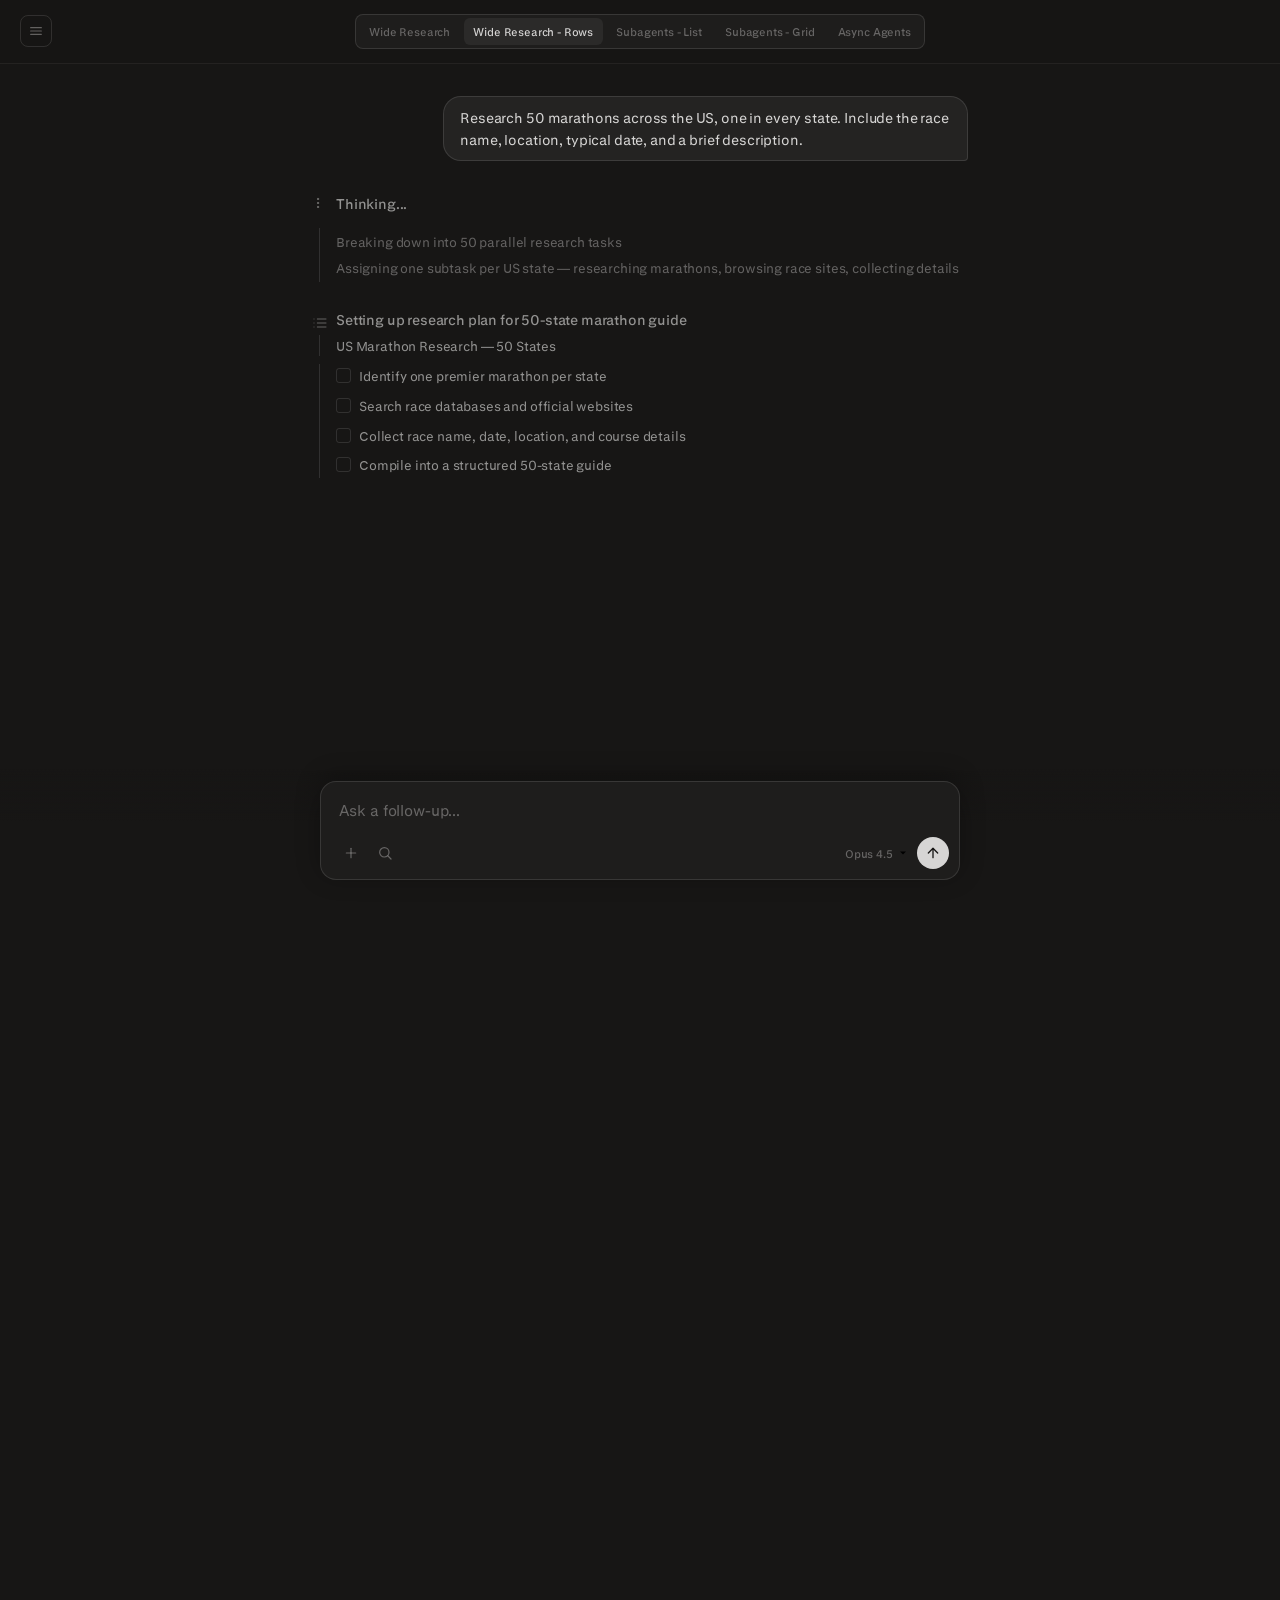
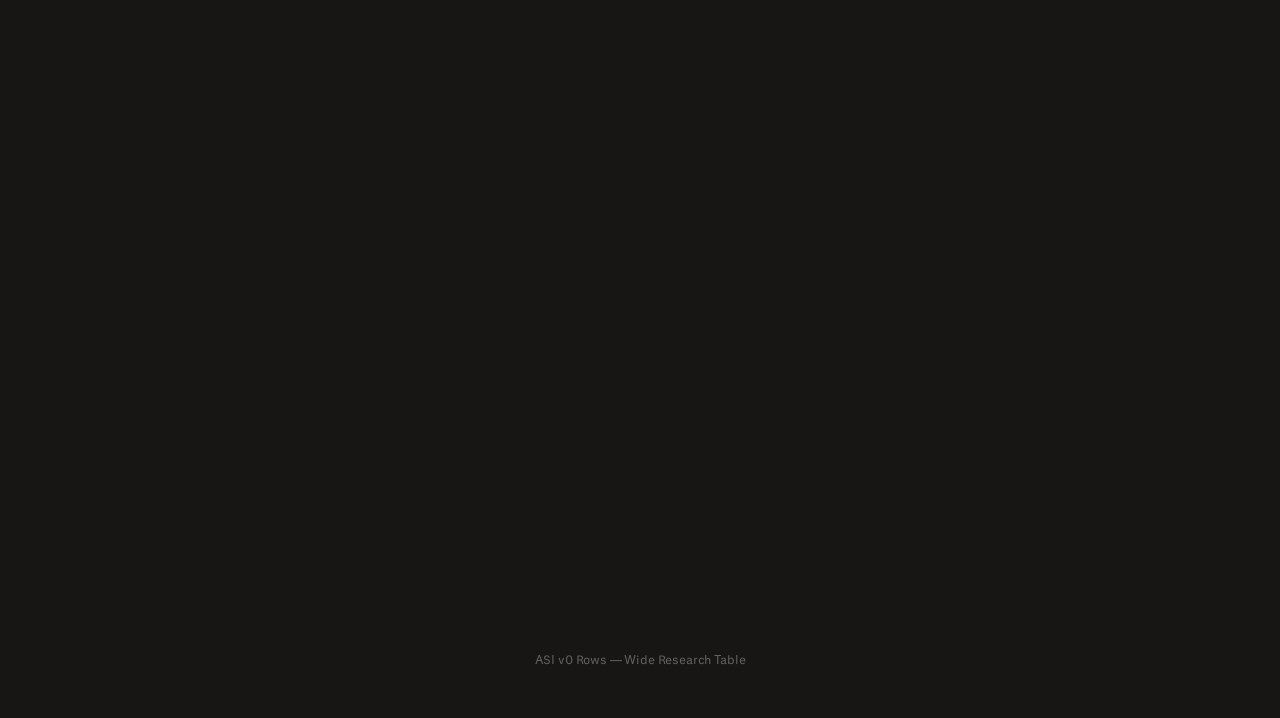
<file: asi-v0-rows.html>
<!DOCTYPE html>
<html lang="en" data-theme="dark">
<head>
  <meta charset="UTF-8">
  <meta name="viewport" content="width=device-width, initial-scale=1.0">
  <title>ASI v0 Rows — Wide Research Table</title>
  <link rel="stylesheet" href="css/styles.css">
  <link rel="stylesheet" href="css/theme.css">
  <style>
    /* no ring-progress needed for table view */

    *, *::before, *::after { margin: 0; padding: 0; box-sizing: border-box; }

    body {
      font-family: var(--font-body);
      letter-spacing: -0.01em;
      background: var(--bg);
      color: var(--text);
      line-height: 1.6;
      -webkit-font-smoothing: antialiased;
    }

    /* --- Nav Bar --- */
    .asi-topbar {
      position: fixed;
      top: 0;
      left: 0;
      right: 0;
      z-index: 100;
      display: flex;
      align-items: center;
      justify-content: center;
      padding: 0.85rem 1.25rem;
      background: color-mix(in srgb, var(--bg) 85%, transparent);
      backdrop-filter: blur(12px);
      -webkit-backdrop-filter: blur(12px);
      border-bottom: 1px solid var(--border-subtle);
    }
    .menu-btn {
      width: 32px; height: 32px;
      display: flex; align-items: center; justify-content: center;
      background: none; border: 1px solid var(--border);
      border-radius: 8px; cursor: pointer; padding: 0;
      transition: border-color 0.15s ease;
    }
    .menu-btn:hover { border-color: var(--text-muted); }
    .menu-btn svg {
      width: 16px; height: 16px;
      stroke: var(--text-muted); fill: none;
      stroke-width: 1.8; stroke-linecap: round; stroke-linejoin: round;
    }
    .menu-dropdown {
      position: absolute;
      top: calc(100% + 0.5rem); left: 0;
      background: var(--surface); border: 1px solid var(--border);
      border-radius: 10px; padding: 0.35rem;
      display: flex; flex-direction: column; min-width: 160px;
      opacity: 0; transform: translateY(-4px); pointer-events: none;
      transition: opacity 0.2s ease, transform 0.2s ease;
      box-shadow: 0 8px 24px rgba(0,0,0,0.4);
      z-index: 200;
    }
    .menu-dropdown.open { opacity: 1; transform: translateY(0); pointer-events: auto; }
    .menu-dropdown a {
      font-size: 0.78rem; font-weight: 500;
      color: var(--text-secondary); text-decoration: none;
      padding: 0.5rem 0.65rem; border-radius: 6px;
      transition: background 0.12s ease, color 0.12s ease;
    }
    .menu-dropdown a:hover { background: var(--surface-raised); color: var(--text); }

    /* View toggle */
    .view-toggle {
      display: flex;
      gap: 0.25rem;
      background: var(--surface);
      border: 1px solid var(--border);
      border-radius: 8px;
      padding: 0.2rem;
    }
    .view-toggle a {
      font-size: 0.68rem;
      font-weight: 500;
      color: var(--text-muted);
      text-decoration: none;
      padding: 0.3rem 0.6rem;
      border-radius: 6px;
      transition: color 0.15s ease, background 0.15s ease;
    }
    .view-toggle a:hover {
      color: var(--text-secondary);
    }
    .view-toggle a.active {
      background: var(--surface-raised);
      color: var(--text);
    }

    /* --- Layout --- */
    .asi-container {
      max-width: 720px;
      margin: 0 auto;
      padding: 6rem 2rem 12rem;
    }

    /* --- Phase visibility --- */
    .phase {
      opacity: 0;
      transform: translateY(8px);
      transition: opacity 0.5s ease, transform 0.5s ease;
      pointer-events: none;
    }
    .phase.visible {
      opacity: 1;
      transform: translateY(0);
      pointer-events: auto;
    }
    .phase + .phase {
      margin-top: 1.75rem;
    }

    /* --- Phase 1: Query (chat bubble) --- */
    .chat-bubble-row {
      display: flex;
      justify-content: flex-end;
    }
    .chat-bubble {
      background: var(--surface-raised);
      border: 1px solid var(--border);
      border-radius: 18px 18px 4px 18px;
      padding: 0.65rem 1rem;
      max-width: 80%;
      font-size: 0.88rem;
      font-weight: 400;
      line-height: 1.5;
      color: var(--text);
      letter-spacing: -0.01em;
    }

    /* --- Phase 2: Orchestrator --- */
    .orch-row {
      display: flex;
      align-items: center;
      gap: 0.5rem;
      font-size: 0.85rem;
      color: var(--text-secondary);
      padding: 0.3rem 0;
    }
    .orch-spinner {
      background: linear-gradient(90deg,
        var(--text-muted) 0%, var(--text-muted) 35%,
        var(--text) 50%,
        var(--text-muted) 65%, var(--text-muted) 100%);
      background-size: 300% 100%;
      -webkit-background-clip: text;
      background-clip: text;
      -webkit-text-fill-color: transparent;
      animation: textShimmer 2.4s linear infinite;
    }
    .orch-label { font-weight: 500; }
    .orch-plan {
      margin-top: 0.5rem;
      margin-left: 7px;
      padding-left: 1rem;
      border-left: 1px solid var(--border);
    }
    .orch-plan-step {
      font-size: 0.8rem;
      color: var(--text-muted);
      padding: 0.2rem 0;
      opacity: 0;
      transform: translateY(4px);
      transition: opacity 0.35s ease, transform 0.35s ease;
    }
    .orch-plan-step.visible {
      opacity: 1;
      transform: translateY(0);
    }

    /* --- Phase 2b: Plan Steps (todo-list style) --- */
    .plan-header {
      display: flex;
      align-items: flex-start;
      gap: 0.5rem;
      margin-bottom: 0.25rem;
    }
    .plan-header-icon {
      width: 16px;
      height: 16px;
      flex-shrink: 0;
      color: var(--text-muted);
      margin-top: 2px;
    }
    .plan-header-icon svg {
      width: 100%;
      height: 100%;
      stroke: currentColor;
      fill: none;
      stroke-width: 1.5;
      stroke-linecap: round;
      stroke-linejoin: round;
    }
    .plan-header-title {
      font-size: 0.88rem;
      font-weight: 500;
      color: var(--text-secondary);
      line-height: 1.4;
    }
    .plan-subtitle {
      font-size: 0.82rem;
      color: var(--text-secondary);
      margin-top: 0.35rem;
      margin-left: 7px;
      padding-left: 1rem;
      border-left: 1px solid var(--border);
      margin-bottom: 0.15rem;
    }
    .plan-steps {
      margin-top: 0.5rem;
      margin-left: 7px;
      padding-left: 1rem;
      border-left: 1px solid var(--border);
      display: flex;
      flex-direction: column;
      gap: 0.35rem;
    }
    .plan-step {
      display: flex;
      align-items: flex-start;
      gap: 0.5rem;
      padding: 0.18rem 0;
      font-size: 0.82rem;
      line-height: 1.4;
    }
    .plan-step-circle {
      width: 15px;
      height: 15px;
      min-width: 15px;
      border-radius: 3px;
      border: 1.5px solid var(--border);
      flex-shrink: 0;
      display: flex;
      align-items: center;
      justify-content: center;
      margin-top: 1px;
      transition: border-color 0.35s ease, background 0.35s ease;
    }
    .plan-step-circle svg {
      width: 9px;
      height: 9px;
      stroke: var(--text-muted);
      stroke-width: 2.5;
      stroke-linecap: round;
      stroke-linejoin: round;
      fill: none;
      opacity: 0;
      transform: scale(0.5);
      transition: opacity 0.3s ease, transform 0.3s ease;
    }
    .plan-step.completed .plan-step-circle {
      border-color: var(--text-muted);
      background: color-mix(in srgb, var(--text-muted) 12%, transparent);
    }
    .plan-step.completed .plan-step-circle svg {
      opacity: 1;
      transform: scale(1);
    }
    .plan-step-text {
      color: var(--text-secondary);
      font-weight: 400;
      transition: color 0.35s ease;
    }
    .plan-step.completed .plan-step-text {
      color: var(--text-muted);
    }

    /* --- Phase 3: Research Grid (3-col, 50 cards) --- */
    /* --- Research Table --- */
    .research-table-container {
      background: var(--surface);
      border: 1px solid var(--border);
      border-radius: 14px;
      overflow: hidden;
    }
    .table-header-bar {
      display: flex;
      align-items: center;
      justify-content: space-between;
      padding: 0.85rem 1.15rem;
      border-bottom: 1px solid var(--border);
    }
    .table-title {
      font-size: 0.88rem;
      font-weight: 600;
      color: var(--text);
    }
    .table-counter {
      color: var(--text-secondary);
      font-size: 0.78rem;
      font-weight: 500;
      margin-left: 0.5rem;
    }
    .table-status-wrap {
      display: flex;
      align-items: center;
      gap: 0.45rem;
    }
    .table-status {
      font-size: 0.75rem;
      color: var(--text-muted);
      background: linear-gradient(90deg,
        var(--text-muted) 0%, var(--text-muted) 35%,
        var(--text-secondary) 50%,
        var(--text-muted) 65%, var(--text-muted) 100%);
      background-size: 300% 100%;
      -webkit-background-clip: text;
      background-clip: text;
      -webkit-text-fill-color: transparent;
      animation: textShimmer 2.4s linear infinite;
    }
    .table-status.done {
      background: none;
      -webkit-text-fill-color: var(--green-text);
      animation: none;
    }
    .table-spinner {
      font-size: 0.75rem;
      width: 14px;
      height: 14px;
      color: var(--text-muted);
    }
    .research-table-scroll {
      overflow-x: auto;
      -webkit-overflow-scrolling: touch;
      scrollbar-width: none;
      -ms-overflow-style: none;
    }
    .research-table-scroll::-webkit-scrollbar { display: none; }
    .research-table {
      min-width: 720px;
      width: 100%;
      border-collapse: collapse;
      font-size: 0.72rem;
      table-layout: fixed;
    }
    .research-table thead th {
      text-align: left;
      font-weight: 600;
      font-size: 0.58rem;
      letter-spacing: 0.05em;
      text-transform: uppercase;
      color: var(--text-muted);
      padding: 0.4rem 0.5rem;
      border-bottom: 1px solid var(--border);
      white-space: nowrap;
    }
    .col-check { width: 34px; }
    .col-name { width: 200px; }
    .col-state { width: 110px; }
    .col-city { width: 110px; }
    .col-date { width: 80px; }
    .col-distance { width: 75px; }
    .col-terrain { width: 50px; text-align: center !important; }
    .table-row {
      border-bottom: 1px solid var(--border-subtle);
      opacity: 0;
      transition: opacity 0.35s ease;
    }
    .table-row.visible {
      opacity: 1;
    }
    .table-row.completed {
      opacity: 0.55;
      transition: opacity 0.5s ease;
    }
    .table-row td {
      padding: 0.32rem 0.5rem;
      vertical-align: middle;
      overflow: hidden;
      text-overflow: ellipsis;
      white-space: nowrap;
      position: relative;
    }
    /* Check column */
    .row-check {
      position: relative;
      width: 32px;
    }
    .row-circle {
      width: 15px;
      height: 15px;
      border-radius: 50%;
      border: 1.5px solid var(--border);
      display: block;
      transition: border-color 0.3s ease, opacity 0.3s ease;
    }
    .table-row.completed .row-circle {
      opacity: 0;
    }
    .row-checkmark {
      position: absolute;
      top: 50%;
      left: 0.5rem;
      transform: translateY(-50%) scale(0.5);
      color: var(--green);
      font-weight: 600;
      font-size: 0.8rem;
      opacity: 0;
      transition: opacity 0.3s ease, transform 0.3s ease;
    }
    .table-row.completed .row-checkmark {
      opacity: 1;
      transform: translateY(-50%) scale(1);
    }
    /* Shimmer bars */
    .shimmer-bar {
      display: inline-block;
      height: 8px;
      border-radius: 3px;
      background: linear-gradient(90deg,
        var(--border-subtle) 0%, var(--border-subtle) 35%,
        var(--border) 50%,
        var(--border-subtle) 65%, var(--border-subtle) 100%);
      background-size: 250% 100%;
      animation: shimmerBar 2s ease-in-out infinite;
      transition: opacity 0.3s ease;
    }
    /* shimmer hidden via .table-row.completed .shimmer-bar { display: none } below */
    .shimmer-xs { width: 35px; }
    .shimmer-sm { width: 50px; }
    .shimmer-md { width: 70px; }
    .shimmer-lg { width: 100px; }
    .shimmer-icon { width: 16px; height: 16px; border-radius: 3px; }
    @keyframes shimmerBar {
      0% { background-position: 100% 50%; }
      100% { background-position: -100% 50%; }
    }
    /* Cell content (hidden until complete) */
    .row-val {
      display: none;
      white-space: nowrap;
    }
    .table-row.completed .row-val { display: inline-flex; align-items: center; }
    .table-row.completed .shimmer-bar { display: none; }
    .row-name-text {
      font-weight: 600;
      color: var(--text);
    }
    .row-state-text { color: var(--text-secondary); }
    .row-city-wrap {
      align-items: center;
      gap: 0.3rem;
    }
    .table-row.completed .row-city-wrap { display: inline-flex; }
    .row-icon {
      width: 11px;
      height: 11px;
      flex-shrink: 0;
      opacity: 0.5;
    }
    .row-icon.pin { fill: var(--text-muted); }
    .row-icon.cal { stroke: var(--text-muted); fill: none; stroke-width: 2; }
    .row-city-text, .row-date-text { color: var(--text-secondary); }
    .row-distance-text { font-weight: 600; color: var(--text); }
    .row-terrain-icon {
      width: 14px;
      height: 14px;
      display: inline-block;
      vertical-align: middle;
    }
    .row-terrain-icon.mountain { fill: var(--green); opacity: 0.7; }
    .row-terrain-icon.road { fill: var(--text-muted); opacity: 0.5; }
    .col-terrain-cell { text-align: center; }
    /* View more */
    .view-more-wrap {
      display: grid;
      grid-template-rows: 0fr;
      transition: grid-template-rows 0.5s cubic-bezier(0.4, 0, 0.2, 1);
    }
    .view-more-wrap.expanded { grid-template-rows: 1fr; }
    .view-more-inner { overflow: hidden; }
    .view-more-btn {
      display: flex;
      align-items: center;
      justify-content: center;
      gap: 0.35rem;
      margin-top: 0.5rem;
      padding: 0.4rem 0.75rem;
      font-size: 0.7rem;
      font-weight: 500;
      color: var(--text-muted);
      background: var(--surface);
      border: 1px solid var(--border);
      border-radius: 8px;
      cursor: pointer;
      transition: color 0.15s ease, border-color 0.15s ease;
      width: 100%;
    }
    .view-more-btn:hover { color: var(--text-secondary); border-color: var(--text-muted); }
    .view-more-btn.hidden { display: none; }
    .view-more-btn svg {
      width: 12px; height: 12px;
      stroke: currentColor; fill: none;
      stroke-width: 2; stroke-linecap: round; stroke-linejoin: round;
      transition: transform 0.3s ease;
    }
    .view-more-btn.expanded svg { transform: rotate(180deg); }

    /* --- Phase 4: Agent Chain-of-Thought (grouped) --- */
    .cot-log {
      display: flex;
      flex-direction: column;
      gap: 0;
    }
    .agent-group {
      opacity: 0;
      transform: translateY(6px);
      transition: opacity 0.35s ease, transform 0.35s ease;
    }
    .agent-group.visible {
      opacity: 1;
      transform: translateY(0);
    }
    .agent-group.completed {
      opacity: 0.45;
      transition: opacity 0.5s ease;
    }
    .agent-group-header {
      display: flex;
      align-items: center;
      gap: 0.45rem;
      padding: 0.5rem 0;
      font-size: 0.82rem;
      cursor: pointer;
      position: relative;
    }
    .ag-spinner-wrap {
      width: 16px;
      display: flex;
      align-items: center;
      justify-content: center;
      flex-shrink: 0;
      transition: opacity 0.3s ease;
    }
    .ag-check {
      color: var(--green);
      font-weight: 600;
      font-size: 0.78rem;
      width: 16px;
      text-align: center;
      flex-shrink: 0;
      opacity: 0;
      position: absolute;
      top: 50%;
      transform: translateY(-50%);
      transition: opacity 0.3s ease;
    }
    .agent-group.completed .ag-check { opacity: 1; }
    .agent-group.completed .ag-spinner-wrap { opacity: 0; }
    .ag-label {
      font-weight: 600;
      color: var(--text);
    }
    .agent-group.visible:not(.completed) .ag-label {
      background: linear-gradient(90deg,
        var(--text) 0%, var(--text) 35%,
        var(--text-muted) 50%,
        var(--text) 65%, var(--text) 100%);
      background-size: 300% 100%;
      -webkit-background-clip: text;
      background-clip: text;
      -webkit-text-fill-color: transparent;
      animation: textShimmer 2.4s linear infinite;
    }
    .agent-group.completed .ag-label {
      background: none;
      -webkit-text-fill-color: var(--text);
      animation: none;
    }
    .ag-task {
      color: var(--text-muted);
      flex: 1;
      min-width: 0;
      overflow: hidden;
      text-overflow: ellipsis;
      white-space: nowrap;
    }
    .ag-chevron {
      width: 12px; height: 12px;
      stroke: var(--text-muted);
      fill: none;
      stroke-width: 2;
      stroke-linecap: round;
      stroke-linejoin: round;
      flex-shrink: 0;
      transition: transform 0.3s cubic-bezier(0.4, 0, 0.2, 1);
    }
    .agent-group.expanded .ag-chevron { transform: rotate(90deg); }

    /* Substeps body */
    .agent-group-body {
      margin-left: 7px;
      padding-left: 1rem;
      border-left: 1px solid var(--border);
      display: grid;
      grid-template-rows: 0fr;
      opacity: 0;
      transition: grid-template-rows 0.4s ease, opacity 0.35s ease, padding 0.4s ease;
      padding-top: 0;
      padding-bottom: 0;
    }
    .agent-group-body-inner {
      overflow: hidden;
    }
    .agent-group.expanded .agent-group-body {
      grid-template-rows: 1fr;
      opacity: 1;
      padding-top: 0.15rem;
      padding-bottom: 0.4rem;
    }
    .agent-group.completed .agent-group-body {
      opacity: 0.6;
    }
    .ag-step {
      display: flex;
      align-items: center;
      gap: 0.4rem;
      padding: 0.2rem 0;
      font-size: 0.75rem;
      opacity: 0;
      transition: opacity 0.3s ease;
      position: relative;
    }
    .ag-step.visible { opacity: 1; }
    .ag-step.completed { opacity: 0.5; }
    .ag-step-spinner-wrap {
      width: 14px;
      display: flex;
      align-items: center;
      justify-content: center;
      flex-shrink: 0;
      transition: opacity 0.3s ease;
    }
    .ag-step-check {
      color: var(--green);
      font-weight: 600;
      font-size: 0.72rem;
      width: 14px;
      text-align: center;
      flex-shrink: 0;
      opacity: 0;
      position: absolute;
      top: 50%;
      transform: translateY(-50%);
      transition: opacity 0.3s ease;
    }
    .ag-step.completed .ag-step-check { opacity: 1; }
    .ag-step.completed .ag-step-spinner-wrap { opacity: 0; }
    .ag-step-text {
      font-family: var(--font-mono);
      color: var(--text-muted);
    }
    .ag-output {
      font-family: var(--font-mono);
      font-size: 0.72rem;
      color: var(--text-muted);
      background: var(--surface);
      border-radius: 8px;
      padding: 0.55rem 0.75rem;
      line-height: 1.6;
      white-space: pre-wrap;
      margin: 0.15rem 0 0.25rem;
      opacity: 0;
      transition: opacity 0.3s ease;
    }
    .ag-output.visible { opacity: 1; }

    /* --- Phase 5: Synthesis --- */
    .synthesis-row {
      display: flex;
      align-items: center;
      gap: 0.5rem;
      padding: 0.4rem 0;
      font-size: 0.85rem;
      color: var(--text-secondary);
    }
    .synthesis-label {
      font-weight: 500;
      background: linear-gradient(90deg,
        var(--text-secondary) 0%, var(--text-secondary) 35%,
        var(--text) 50%,
        var(--text-secondary) 65%, var(--text-secondary) 100%);
      background-size: 300% 100%;
      -webkit-background-clip: text;
      background-clip: text;
      -webkit-text-fill-color: transparent;
      animation: textShimmer 2.4s linear infinite;
    }

    /* --- Phase 6: Answer (markdown-style) --- */
    .asi-answer {
      border-top: 1px solid var(--border);
      padding-top: 1.5rem;
    }
    .answer-text {
      font-size: 0.88rem;
      line-height: 1.75;
      color: var(--text-secondary);
    }
    .answer-text .word {
      display: inline;
      animation: wordReveal 0.25s ease-out forwards;
    }
    @keyframes wordReveal {
      from { opacity: 0; filter: blur(4px); }
      to   { opacity: 1; filter: blur(0); }
    }
    .answer-text h2 {
      font-size: 1.15rem;
      font-weight: 600;
      letter-spacing: -0.02em;
      color: var(--text);
      margin: 0 0 0.5rem;
    }
    .answer-text h3 {
      font-size: 0.92rem;
      font-weight: 600;
      color: var(--text);
      margin: 1.25rem 0 0.35rem;
    }
    .answer-text p {
      margin: 0.5rem 0;
    }
    .answer-text ul {
      margin: 0.4rem 0 0.75rem;
      padding-left: 1.25rem;
      list-style: none;
    }
    .answer-text li {
      margin: 0.5rem 0;
      color: var(--text-secondary);
      padding-left: 0.25rem;
      position: relative;
    }
    .answer-text li::before {
      content: '\2022';
      color: var(--text-muted);
      position: absolute;
      left: -1rem;
    }
    .answer-text code {
      font-family: var(--font-mono);
      font-size: 0.78rem;
      background: var(--surface);
      padding: 0.15rem 0.4rem;
      border-radius: 4px;
      color: var(--accent);
      border: 1px solid var(--border-subtle);
    }
    .answer-text em {
      color: var(--text-muted);
      font-style: italic;
    }
    .answer-text strong {
      color: var(--text);
      font-weight: 600;
    }
    .answer-text hr {
      border: none;
      border-top: 1px solid var(--border-subtle);
      margin: 1.25rem 0;
    }
    .answer-text blockquote {
      margin: 1rem 0;
      padding: 0.75rem 1rem;
      border-left: 3px solid var(--text-muted);
      background: var(--surface-raised);
      border-radius: 0 8px 8px 0;
      font-size: 0.85rem;
    }
    .answer-text blockquote p { margin: 0; }
    .answer-sources {
      margin-top: 1rem;
      display: flex;
      gap: 0.4rem;
      flex-wrap: wrap;
    }
    .answer-source {
      font-size: 0.65rem;
      font-weight: 500;
      padding: 0.2rem 0.5rem;
      border-radius: 6px;
      background: var(--surface-raised);
      border: 1px solid var(--border);
      color: var(--text-muted);
    }

    /* --- Phase 7: Document artifact --- */
    .doc-artifact {
      background: var(--surface);
      border: 1px solid var(--border);
      border-radius: 14px;
      overflow: hidden;
      transition: border-color 0.2s ease;
      cursor: pointer;
    }
    .doc-artifact:hover {
      border-color: var(--text-muted);
    }
    .doc-artifact-header {
      display: flex;
      align-items: center;
      gap: 0.65rem;
      padding: 0.85rem 1rem;
      border-bottom: 1px solid var(--border);
    }
    .doc-artifact-icon {
      width: 36px;
      height: 36px;
      border-radius: 8px;
      background: #2b579a;
      display: flex;
      align-items: center;
      justify-content: center;
      flex-shrink: 0;
    }
    .doc-artifact-icon svg {
      width: 18px;
      height: 18px;
      fill: #fff;
    }
    .doc-artifact-meta {
      flex: 1;
      min-width: 0;
    }
    .doc-artifact-title {
      font-size: 0.82rem;
      font-weight: 600;
      color: var(--text);
      line-height: 1.3;
    }
    .doc-artifact-subtitle {
      font-size: 0.68rem;
      color: var(--text-muted);
      margin-top: 0.1rem;
    }
    .doc-artifact-open {
      font-size: 0.68rem;
      font-weight: 500;
      color: var(--text-muted);
      padding: 0.3rem 0.6rem;
      border: 1px solid var(--border);
      border-radius: 6px;
      background: transparent;
      cursor: pointer;
      flex-shrink: 0;
      transition: color 0.15s ease, border-color 0.15s ease;
    }
    .doc-artifact-open:hover {
      color: var(--text-secondary);
      border-color: var(--text-muted);
    }
    .doc-artifact-preview {
      padding: 1rem 1.15rem 1.15rem;
      max-height: 260px;
      overflow: hidden;
      position: relative;
    }
    .doc-artifact-preview::after {
      content: '';
      position: absolute;
      bottom: 0;
      left: 0;
      right: 0;
      height: 60px;
      background: linear-gradient(to top, var(--surface) 10%, transparent);
      pointer-events: none;
    }
    .doc-preview-content {
      font-size: 0.75rem;
      line-height: 1.7;
      color: var(--text-secondary);
    }
    .doc-preview-content h4 {
      font-size: 0.82rem;
      font-weight: 600;
      color: var(--text);
      margin: 0 0 0.35rem;
    }
    .doc-preview-content p {
      margin: 0.35rem 0;
    }
    .doc-preview-content .doc-table {
      width: 100%;
      border-collapse: collapse;
      margin: 0.5rem 0;
      font-size: 0.7rem;
    }
    .doc-preview-content .doc-table th {
      text-align: left;
      font-weight: 600;
      color: var(--text);
      padding: 0.35rem 0.5rem;
      border-bottom: 1px solid var(--border);
      white-space: nowrap;
    }
    .doc-preview-content .doc-table td {
      padding: 0.3rem 0.5rem;
      border-bottom: 1px solid var(--border-subtle);
      color: var(--text-secondary);
    }
    .doc-preview-content .doc-table tr:last-child td {
      border-bottom: none;
    }

    /* --- Bottom Search Bar --- */
    .search-bar {
      position: fixed;
      bottom: 0;
      left: 0;
      right: 0;
      z-index: 100;
      padding: 0.75rem 1.25rem 1.25rem;
      background: linear-gradient(to top, var(--bg) 60%, transparent);
      display: flex;
      justify-content: center;
    }
    .search-bar-inner {
      width: 100%;
      max-width: 640px;
      background: var(--surface);
      border: 1px solid var(--border);
      border-radius: 16px;
      display: flex;
      flex-direction: column;
      box-shadow: 0 -4px 24px rgba(0,0,0,0.3);
    }
    .search-bar-input {
      flex: 1;
      padding: 0.9rem 1.1rem 0.5rem;
    }
    .search-bar-input input {
      width: 100%;
      border: none;
      background: transparent;
      font-family: var(--font-body);
      font-size: 0.92rem;
      color: var(--text);
      outline: none;
      letter-spacing: -0.01em;
    }
    .search-bar-input input::placeholder { color: var(--text-muted); }
    .search-bar-footer {
      display: flex;
      align-items: center;
      justify-content: space-between;
      padding: 0.45rem 0.6rem 0.6rem 1rem;
    }
    .search-bar-left {
      display: flex;
      align-items: center;
      gap: 0.35rem;
    }
    .search-bar-right {
      display: flex;
      align-items: center;
      gap: 0.5rem;
    }
    .sb-icon-btn {
      width: 28px; height: 28px;
      display: flex; align-items: center; justify-content: center;
      border: none; background: transparent;
      color: var(--text-muted);
      cursor: pointer;
      border-radius: 50%;
      padding: 0;
      transition: color 0.15s ease, background 0.15s ease;
    }
    .sb-icon-btn svg {
      width: 16px; height: 16px;
      stroke: currentColor; fill: none;
      stroke-width: 1.8; stroke-linecap: round; stroke-linejoin: round;
    }
    .sb-icon-btn:hover {
      color: var(--text-secondary);
      background: var(--surface-raised);
    }
    .sb-model {
      font-size: 0.68rem;
      font-weight: 500;
      color: var(--text-muted);
      display: flex;
      align-items: center;
      gap: 0.3rem;
      cursor: pointer;
    }
    .sb-submit {
      width: 32px; height: 32px; border-radius: 50%;
      background: var(--text);
      color: var(--bg);
      border: none;
      display: flex; align-items: center; justify-content: center;
      cursor: pointer;
      transition: opacity 0.15s ease;
      flex-shrink: 0;
    }
    .sb-submit svg {
      width: 16px; height: 16px;
      stroke: currentColor; fill: none;
      stroke-width: 2; stroke-linecap: round; stroke-linejoin: round;
    }
    .sb-submit:hover { opacity: 0.8; }

    /* --- Footer --- */
    .asi-footer {
      text-align: center;
      padding: 3rem 2rem;
      color: var(--text-muted);
      font-size: 0.72rem;
    }

    @keyframes textShimmer {
      0% { background-position: 200% 50%; }
      100% { background-position: -100% 50%; }
    }

    @media (max-width: 640px) {
      .asi-container { padding: 4rem 1.25rem 6rem; }
      .chat-bubble { font-size: 0.82rem; max-width: 90%; }
      .research-table { min-width: 620px; }
    }
  </style>
</head>
<body>

  <nav class="asi-topbar">
    <div style="position: absolute; left: 1.25rem; top: 50%; transform: translateY(-50%);">
      <button class="menu-btn" id="menu-btn" aria-label="Menu">
        <svg viewBox="0 0 24 24"><line x1="4" y1="7" x2="20" y2="7"/><line x1="4" y1="12" x2="20" y2="12"/><line x1="4" y1="17" x2="20" y2="17"/></svg>
      </button>
      <div class="menu-dropdown" id="menu-dropdown">
        <a href="index.html">Index</a>
        <a href="components.html">Components</a>
        <a href="streaming.html">Streaming</a>
        <a href="asi-v0-scope.html">Wide Research</a>
        <a href="asi-v0-rows.html">Wide Research - Rows</a>
        <a href="asi.html">Subagents - List</a>
        <a href="asi-mega.html">Subagents - Grid</a>
        <a href="asi-condensed.html">Condensed</a>
        <a href="asi-floating.html">Floating Agents</a>
        <a href="asi-async.html">Async Agents</a>
        <a href="asi-async-v2.html">Workspace</a>
      </div>
    </div>
    <div class="view-toggle">
      <a href="asi-v0-scope.html">Wide Research</a>
      <a href="asi-v0-rows.html" class="active">Wide Research - Rows</a>
      <a href="asi.html">Subagents - List</a>
      <a href="asi-mega.html">Subagents - Grid</a>
      <a href="asi-async.html">Async Agents</a>
    </div>
  </nav>

  <div class="asi-container">

    <!-- Phase 1: Query (chat bubble) -->
    <div class="phase" id="phase-query">
      <div class="chat-bubble-row">
        <div class="chat-bubble">Research 50 marathons across the US, one in every state. Include the race name, location, typical date, and a brief description.</div>
      </div>
    </div>

    <!-- Phase 2: Orchestrator -->
    <div class="phase" id="phase-orch">
      <div class="orch-row">
        <span class="orch-spinner loader text-spinner sm" data-spinner="braille" style="font-size:0.85rem; width:16px; height:16px;"></span>
        <span class="orch-label">Thinking...</span>
      </div>
      <div class="orch-plan" id="orch-plan">
        <div class="orch-plan-step" id="orch-step-1">Breaking down into 50 parallel research tasks</div>
        <div class="orch-plan-step" id="orch-step-2">Assigning one subtask per US state — researching marathons, browsing race sites, collecting details</div>
      </div>
    </div>

    <!-- Phase 2b: Plan Steps (unchecked todo list) -->
    <div class="phase" id="phase-plan">
      <div class="plan-header">
        <span class="plan-header-icon"><svg viewBox="0 0 24 24"><path d="M8 6h13M8 12h13M8 18h13"/><path d="M3 6h.01M3 12h.01M3 18h.01"/></svg></span>
        <span class="plan-header-title">Setting up research plan for 50-state marathon guide</span>
      </div>
      <div class="plan-subtitle">US Marathon Research — 50 States</div>
      <div class="plan-steps">
        <div class="plan-step" id="plan-1">
          <span class="plan-step-circle"><svg viewBox="0 0 12 12"><polyline points="2.5 6 5 8.5 9.5 3.5"/></svg></span>
          <span class="plan-step-text">Identify one premier marathon per state</span>
        </div>
        <div class="plan-step" id="plan-2">
          <span class="plan-step-circle"><svg viewBox="0 0 12 12"><polyline points="2.5 6 5 8.5 9.5 3.5"/></svg></span>
          <span class="plan-step-text">Search race databases and official websites</span>
        </div>
        <div class="plan-step" id="plan-3">
          <span class="plan-step-circle"><svg viewBox="0 0 12 12"><polyline points="2.5 6 5 8.5 9.5 3.5"/></svg></span>
          <span class="plan-step-text">Collect race name, date, location, and course details</span>
        </div>
        <div class="plan-step" id="plan-4">
          <span class="plan-step-circle"><svg viewBox="0 0 12 12"><polyline points="2.5 6 5 8.5 9.5 3.5"/></svg></span>
          <span class="plan-step-text">Compile into a structured 50-state guide</span>
        </div>
      </div>
    </div>

    <!-- Phase 3: Research Grid (50 state cards) -->
    <div class="phase" id="phase-table">
      <div class="research-table-container">
        <div class="table-header-bar">
          <div style="display:flex;align-items:baseline;gap:0.4rem;">
            <span class="table-title">Marathon Research Results</span>
            <span class="table-counter" id="table-counter">(0/50 completed)</span>
          </div>
          <div class="table-status-wrap">
            <span class="loader text-spinner sm table-spinner" data-spinner="braille" id="table-spinner"></span>
            <span class="table-status" id="table-status">Researching... 0%</span>
          </div>
        </div>
        <div class="research-table-scroll">
          <table class="research-table">
            <thead>
              <tr>
                <th class="col-check"></th>
                <th class="col-name">Marathon Name</th>
                <th class="col-state">State</th>
                <th class="col-city">City</th>
                <th class="col-date">Date (2024)</th>
                <th class="col-distance">Distance</th>
                <th class="col-terrain">Terrain</th>
              </tr>
            </thead>
            <tbody id="table-body">
              <!-- first 10 rows rendered by JS -->
            </tbody>
          </table>
          <div class="view-more-wrap" id="view-more-wrap">
            <div class="view-more-inner">
              <table class="research-table">
                <tbody id="table-body-more">
                  <!-- rows 11-50 rendered by JS -->
                </tbody>
              </table>
            </div>
          </div>
        </div>
        <button class="view-more-btn" id="view-more-btn" onclick="toggleViewMore()">
          <span id="view-more-label">See 40 more</span>
          <svg viewBox="0 0 24 24"><polyline points="6 9 12 15 18 9"/></svg>
        </button>
      </div>
    </div>

    <!-- Phase 4: Agent Chain-of-Thought (grouped) -->
    <div class="phase" id="phase-log">
      <div class="cot-log" id="cot-log">

        <!-- AG 1: Delaware -->
        <div class="agent-group" id="ag-1">
          <div class="agent-group-header" onclick="this.parentElement.classList.toggle('expanded')">
            <span class="ag-spinner-wrap"><span class="loader text-spinner sm" data-spinner="braille" style="font-size:0.8rem; color: var(--text-muted); width:16px; height:16px;"></span></span>
            <span class="ag-check">&#x2713;</span>
            <span class="ag-label">Delaware</span>
            <span class="ag-task">Research marathon events</span>
            <svg class="ag-chevron" viewBox="0 0 24 24"><polyline points="9 6 15 12 9 18"/></svg>
          </div>
          <div class="agent-group-body"><div class="agent-group-body-inner">
            <div class="ag-step" id="ag-1-s1"><span class="ag-step-spinner-wrap"><span class="loader text-spinner sm" data-spinner="braille" style="font-size:0.65rem; color: var(--text-muted); width:12px; height:12px;"></span></span><span class="ag-step-check">&#x2713;</span><span class="ag-step-text">Found 3 marathon events in Delaware</span></div>
            <div class="ag-step" id="ag-1-s2"><span class="ag-step-spinner-wrap"><span class="loader text-spinner sm" data-spinner="braille" style="font-size:0.65rem; color: var(--text-muted); width:12px; height:12px;"></span></span><span class="ag-step-check">&#x2713;</span><span class="ag-step-text">Selected Delaware Marathon — Wilmington, DE</span></div>
            <div class="ag-output" id="ag-1-out">Delaware Marathon — April 14, 2025 | Wilmington, DE
USATF-certified course along the Brandywine Creek
Registration: Open | Field limit: 3,000</div>
          </div></div>
        </div>

        <!-- AG 2: California -->
        <div class="agent-group" id="ag-2">
          <div class="agent-group-header" onclick="this.parentElement.classList.toggle('expanded')">
            <span class="ag-spinner-wrap"><span class="loader text-spinner sm" data-spinner="braille" style="font-size:0.8rem; color: var(--text-muted); width:16px; height:16px;"></span></span>
            <span class="ag-check">&#x2713;</span>
            <span class="ag-label">California</span>
            <span class="ag-task">Research marathon events</span>
            <svg class="ag-chevron" viewBox="0 0 24 24"><polyline points="9 6 15 12 9 18"/></svg>
          </div>
          <div class="agent-group-body"><div class="agent-group-body-inner">
            <div class="ag-step" id="ag-2-s1"><span class="ag-step-spinner-wrap"><span class="loader text-spinner sm" data-spinner="braille" style="font-size:0.65rem; color: var(--text-muted); width:12px; height:12px;"></span></span><span class="ag-step-check">&#x2713;</span><span class="ag-step-text">Found 12 marathon events across California</span></div>
            <div class="ag-step" id="ag-2-s2"><span class="ag-step-spinner-wrap"><span class="loader text-spinner sm" data-spinner="braille" style="font-size:0.65rem; color: var(--text-muted); width:12px; height:12px;"></span></span><span class="ag-step-check">&#x2713;</span><span class="ag-step-text">Selected LA Marathon — "Stadium to the Sea" course</span></div>
            <div class="ag-output" id="ag-2-out">LA Marathon — March 16, 2025 | Dodger Stadium → Santa Monica
26.2mi point-to-point through Hollywood, Beverly Hills
25,000+ runners, net downhill course</div>
          </div></div>
        </div>

        <!-- AG 3: Ohio -->
        <div class="agent-group" id="ag-3">
          <div class="agent-group-header" onclick="this.parentElement.classList.toggle('expanded')">
            <span class="ag-spinner-wrap"><span class="loader text-spinner sm" data-spinner="braille" style="font-size:0.8rem; color: var(--text-muted); width:16px; height:16px;"></span></span>
            <span class="ag-check">&#x2713;</span>
            <span class="ag-label">Ohio</span>
            <span class="ag-task">Research marathon events</span>
            <svg class="ag-chevron" viewBox="0 0 24 24"><polyline points="9 6 15 12 9 18"/></svg>
          </div>
          <div class="agent-group-body"><div class="agent-group-body-inner">
            <div class="ag-step" id="ag-3-s1"><span class="ag-step-spinner-wrap"><span class="loader text-spinner sm" data-spinner="braille" style="font-size:0.65rem; color: var(--text-muted); width:12px; height:12px;"></span></span><span class="ag-step-check">&#x2713;</span><span class="ag-step-text">Found Columbus Marathon — largest in Ohio, 15,000+ runners</span></div>
            <div class="ag-step" id="ag-3-s2"><span class="ag-step-spinner-wrap"><span class="loader text-spinner sm" data-spinner="braille" style="font-size:0.65rem; color: var(--text-muted); width:12px; height:12px;"></span></span><span class="ag-step-check">&#x2713;</span><span class="ag-step-text">Confirmed dates and course details</span></div>
          </div></div>
        </div>

        <!-- AG 4: New York -->
        <div class="agent-group" id="ag-4">
          <div class="agent-group-header" onclick="this.parentElement.classList.toggle('expanded')">
            <span class="ag-spinner-wrap"><span class="loader text-spinner sm" data-spinner="braille" style="font-size:0.8rem; color: var(--text-muted); width:16px; height:16px;"></span></span>
            <span class="ag-check">&#x2713;</span>
            <span class="ag-label">New York</span>
            <span class="ag-task">Research marathon events</span>
            <svg class="ag-chevron" viewBox="0 0 24 24"><polyline points="9 6 15 12 9 18"/></svg>
          </div>
          <div class="agent-group-body"><div class="agent-group-body-inner">
            <div class="ag-step" id="ag-4-s1"><span class="ag-step-spinner-wrap"><span class="loader text-spinner sm" data-spinner="braille" style="font-size:0.65rem; color: var(--text-muted); width:12px; height:12px;"></span></span><span class="ag-step-check">&#x2713;</span><span class="ag-step-text">Found NYC Marathon — world's largest, 50,000+ runners</span></div>
            <div class="ag-step" id="ag-4-s2"><span class="ag-step-spinner-wrap"><span class="loader text-spinner sm" data-spinner="braille" style="font-size:0.65rem; color: var(--text-muted); width:12px; height:12px;"></span></span><span class="ag-step-check">&#x2713;</span><span class="ag-step-text">Collecting five-borough course details</span></div>
            <div class="ag-output" id="ag-4-out">NYC Marathon — November 2, 2025 | All five boroughs
World's largest marathon, 50,000+ runners
Point-to-point from Staten Island to Central Park</div>
          </div></div>
        </div>

        <!-- AG 5: Texas -->
        <div class="agent-group" id="ag-5">
          <div class="agent-group-header" onclick="this.parentElement.classList.toggle('expanded')">
            <span class="ag-spinner-wrap"><span class="loader text-spinner sm" data-spinner="braille" style="font-size:0.8rem; color: var(--text-muted); width:16px; height:16px;"></span></span>
            <span class="ag-check">&#x2713;</span>
            <span class="ag-label">Texas</span>
            <span class="ag-task">Research marathon events</span>
            <svg class="ag-chevron" viewBox="0 0 24 24"><polyline points="9 6 15 12 9 18"/></svg>
          </div>
          <div class="agent-group-body"><div class="agent-group-body-inner">
            <div class="ag-step" id="ag-5-s1"><span class="ag-step-spinner-wrap"><span class="loader text-spinner sm" data-spinner="braille" style="font-size:0.65rem; color: var(--text-muted); width:12px; height:12px;"></span></span><span class="ag-step-check">&#x2713;</span><span class="ag-step-text">Comparing Houston, Austin, Dallas marathons</span></div>
            <div class="ag-step" id="ag-5-s2"><span class="ag-step-spinner-wrap"><span class="loader text-spinner sm" data-spinner="braille" style="font-size:0.65rem; color: var(--text-muted); width:12px; height:12px;"></span></span><span class="ag-step-check">&#x2713;</span><span class="ag-step-text">Selected Houston Marathon — fastest flat course, major BQ race</span></div>
          </div></div>
        </div>

        <!-- AG 6: Massachusetts -->
        <div class="agent-group" id="ag-6">
          <div class="agent-group-header" onclick="this.parentElement.classList.toggle('expanded')">
            <span class="ag-spinner-wrap"><span class="loader text-spinner sm" data-spinner="braille" style="font-size:0.8rem; color: var(--text-muted); width:16px; height:16px;"></span></span>
            <span class="ag-check">&#x2713;</span>
            <span class="ag-label">Massachusetts</span>
            <span class="ag-task">Research marathon events</span>
            <svg class="ag-chevron" viewBox="0 0 24 24"><polyline points="9 6 15 12 9 18"/></svg>
          </div>
          <div class="agent-group-body"><div class="agent-group-body-inner">
            <div class="ag-step" id="ag-6-s1"><span class="ag-step-spinner-wrap"><span class="loader text-spinner sm" data-spinner="braille" style="font-size:0.65rem; color: var(--text-muted); width:12px; height:12px;"></span></span><span class="ag-step-check">&#x2713;</span><span class="ag-step-text">Found Boston Marathon — world's oldest, est. 1897</span></div>
            <div class="ag-step" id="ag-6-s2"><span class="ag-step-spinner-wrap"><span class="loader text-spinner sm" data-spinner="braille" style="font-size:0.65rem; color: var(--text-muted); width:12px; height:12px;"></span></span><span class="ag-step-check">&#x2713;</span><span class="ag-step-text">Reading qualifying times and registration details</span></div>
            <div class="ag-output" id="ag-6-out">Boston Marathon — April 21, 2025 | Hopkinton → Boston, MA
World's oldest annual marathon (est. 1897)
Qualifying times required, 30,000 runners</div>
          </div></div>
        </div>

        <!-- AG 7: Hawaii -->
        <div class="agent-group" id="ag-7">
          <div class="agent-group-header" onclick="this.parentElement.classList.toggle('expanded')">
            <span class="ag-spinner-wrap"><span class="loader text-spinner sm" data-spinner="braille" style="font-size:0.8rem; color: var(--text-muted); width:16px; height:16px;"></span></span>
            <span class="ag-check">&#x2713;</span>
            <span class="ag-label">Hawaii</span>
            <span class="ag-task">Research marathon events</span>
            <svg class="ag-chevron" viewBox="0 0 24 24"><polyline points="9 6 15 12 9 18"/></svg>
          </div>
          <div class="agent-group-body"><div class="agent-group-body-inner">
            <div class="ag-step" id="ag-7-s1"><span class="ag-step-spinner-wrap"><span class="loader text-spinner sm" data-spinner="braille" style="font-size:0.65rem; color: var(--text-muted); width:12px; height:12px;"></span></span><span class="ag-step-check">&#x2713;</span><span class="ag-step-text">Found Honolulu Marathon — no time limit, scenic ocean course</span></div>
            <div class="ag-step" id="ag-7-s2"><span class="ag-step-spinner-wrap"><span class="loader text-spinner sm" data-spinner="braille" style="font-size:0.65rem; color: var(--text-muted); width:12px; height:12px;"></span></span><span class="ag-step-check">&#x2713;</span><span class="ag-step-text">25,000+ finishers, December race date confirmed</span></div>
          </div></div>
        </div>

        <!-- AG 8: Illinois -->
        <div class="agent-group" id="ag-8">
          <div class="agent-group-header" onclick="this.parentElement.classList.toggle('expanded')">
            <span class="ag-spinner-wrap"><span class="loader text-spinner sm" data-spinner="braille" style="font-size:0.8rem; color: var(--text-muted); width:16px; height:16px;"></span></span>
            <span class="ag-check">&#x2713;</span>
            <span class="ag-label">Illinois</span>
            <span class="ag-task">Research marathon events</span>
            <svg class="ag-chevron" viewBox="0 0 24 24"><polyline points="9 6 15 12 9 18"/></svg>
          </div>
          <div class="agent-group-body"><div class="agent-group-body-inner">
            <div class="ag-step" id="ag-8-s1"><span class="ag-step-spinner-wrap"><span class="loader text-spinner sm" data-spinner="braille" style="font-size:0.65rem; color: var(--text-muted); width:12px; height:12px;"></span></span><span class="ag-step-check">&#x2713;</span><span class="ag-step-text">Found Chicago Marathon — World Major, 45,000 runners</span></div>
            <div class="ag-step" id="ag-8-s2"><span class="ag-step-spinner-wrap"><span class="loader text-spinner sm" data-spinner="braille" style="font-size:0.65rem; color: var(--text-muted); width:12px; height:12px;"></span></span><span class="ag-step-check">&#x2713;</span><span class="ag-step-text">Flat course through 29 neighborhoods, October date</span></div>
            <div class="ag-output" id="ag-8-out">Chicago Marathon — October 12, 2025 | Chicago, IL
World Major Marathon, flat fast course
45,000 runners, iconic start/finish in Grant Park</div>
          </div></div>
        </div>

        <!-- AG 9: Alaska -->
        <div class="agent-group" id="ag-9">
          <div class="agent-group-header" onclick="this.parentElement.classList.toggle('expanded')">
            <span class="ag-spinner-wrap"><span class="loader text-spinner sm" data-spinner="braille" style="font-size:0.8rem; color: var(--text-muted); width:16px; height:16px;"></span></span>
            <span class="ag-check">&#x2713;</span>
            <span class="ag-label">Alaska</span>
            <span class="ag-task">Research marathon events</span>
            <svg class="ag-chevron" viewBox="0 0 24 24"><polyline points="9 6 15 12 9 18"/></svg>
          </div>
          <div class="agent-group-body"><div class="agent-group-body-inner">
            <div class="ag-step" id="ag-9-s1"><span class="ag-step-spinner-wrap"><span class="loader text-spinner sm" data-spinner="braille" style="font-size:0.65rem; color: var(--text-muted); width:12px; height:12px;"></span></span><span class="ag-step-check">&#x2713;</span><span class="ag-step-text">Found Mayor's Marathon — summer solstice race in Anchorage</span></div>
            <div class="ag-step" id="ag-9-s2"><span class="ag-step-spinner-wrap"><span class="loader text-spinner sm" data-spinner="braille" style="font-size:0.65rem; color: var(--text-muted); width:12px; height:12px;"></span></span><span class="ag-step-check">&#x2713;</span><span class="ag-step-text">Scenic course past lakes and mountains, near 24hr daylight</span></div>
          </div></div>
        </div>

        <!-- AG 10: Colorado -->
        <div class="agent-group" id="ag-10">
          <div class="agent-group-header" onclick="this.parentElement.classList.toggle('expanded')">
            <span class="ag-spinner-wrap"><span class="loader text-spinner sm" data-spinner="braille" style="font-size:0.8rem; color: var(--text-muted); width:16px; height:16px;"></span></span>
            <span class="ag-check">&#x2713;</span>
            <span class="ag-label">Colorado</span>
            <span class="ag-task">Research marathon events</span>
            <svg class="ag-chevron" viewBox="0 0 24 24"><polyline points="9 6 15 12 9 18"/></svg>
          </div>
          <div class="agent-group-body"><div class="agent-group-body-inner">
            <div class="ag-step" id="ag-10-s1"><span class="ag-step-spinner-wrap"><span class="loader text-spinner sm" data-spinner="braille" style="font-size:0.65rem; color: var(--text-muted); width:12px; height:12px;"></span></span><span class="ag-step-check">&#x2713;</span><span class="ag-step-text">Selected Denver Colfax Marathon — point-to-point through City Park</span></div>
            <div class="ag-step" id="ag-10-s2"><span class="ag-step-spinner-wrap"><span class="loader text-spinner sm" data-spinner="braille" style="font-size:0.65rem; color: var(--text-muted); width:12px; height:12px;"></span></span><span class="ag-step-check">&#x2713;</span><span class="ag-step-text">Collecting elevation profile and aid station details</span></div>
          </div></div>
        </div>

      </div>
    </div>

    <!-- Phase 4b: Plan complete (rendered after COT, checks animate in) -->
    <div class="phase" id="phase-plan-done">
      <div class="plan-header">
        <span class="plan-header-icon"><svg viewBox="0 0 24 24"><path d="M8 6h13M8 12h13M8 18h13"/><path d="M3 6h.01M3 12h.01M3 18h.01"/></svg></span>
        <span class="plan-header-title">Setting up research plan for 50-state marathon guide</span>
      </div>
      <div class="plan-subtitle">US Marathon Research — 50 States</div>
      <div class="plan-steps">
        <div class="plan-step" id="pland-1">
          <span class="plan-step-circle"><svg viewBox="0 0 12 12"><polyline points="2.5 6 5 8.5 9.5 3.5"/></svg></span>
          <span class="plan-step-text">Identify one premier marathon per state</span>
        </div>
        <div class="plan-step" id="pland-2">
          <span class="plan-step-circle"><svg viewBox="0 0 12 12"><polyline points="2.5 6 5 8.5 9.5 3.5"/></svg></span>
          <span class="plan-step-text">Search race databases and official websites</span>
        </div>
        <div class="plan-step" id="pland-3">
          <span class="plan-step-circle"><svg viewBox="0 0 12 12"><polyline points="2.5 6 5 8.5 9.5 3.5"/></svg></span>
          <span class="plan-step-text">Collect race name, date, location, and course details</span>
        </div>
        <div class="plan-step" id="pland-4">
          <span class="plan-step-circle"><svg viewBox="0 0 12 12"><polyline points="2.5 6 5 8.5 9.5 3.5"/></svg></span>
          <span class="plan-step-text">Compile into a structured 50-state guide</span>
        </div>
      </div>
    </div>

    <!-- Phase 5: Synthesis -->
    <div class="phase" id="phase-synthesis">
      <div class="synthesis-row">
        <span class="orch-spinner loader text-spinner sm" data-spinner="braille" style="font-size:0.85rem; width:16px; height:16px;" id="synth-spinner"></span>
        <span class="synthesis-label" id="synth-label">Synthesizing research across 50 states...</span>
      </div>
    </div>

    <!-- Phase 6: Answer -->
    <div class="phase" id="phase-answer">
      <div class="asi-answer">
        <div class="answer-text" id="answer-output"></div>
      </div>
    </div>

    <!-- Phase 7: Document artifact -->
    <div class="phase" id="phase-doc">
      <div class="doc-artifact">
        <div class="doc-artifact-header">
          <div class="doc-artifact-icon">
            <svg viewBox="0 0 24 24" xmlns="http://www.w3.org/2000/svg"><path d="M6 2C4.9 2 4 2.9 4 4v16c0 1.1.9 2 2 2h12c1.1 0 2-.9 2-2V8l-6-6H6zm7 1.5L18.5 9H13V3.5zM7 13h10v1.5H7V13zm0 3h10v1.5H7V16zm0 3h7v1.5H7V19zm0-9h4v1.5H7V10z"/></svg>
          </div>
          <div class="doc-artifact-meta">
            <div class="doc-artifact-title">50 State Marathon Guide — Full Report</div>
            <div class="doc-artifact-subtitle">Word Document &middot; 50 entries &middot; 12 pages</div>
          </div>
          <button class="doc-artifact-open">Open</button>
        </div>
        <div class="doc-artifact-preview">
          <div class="doc-preview-content">
            <h4>US Marathon Research — All 50 States</h4>
            <p>Comprehensive guide to one premier marathon event in each US state, including race name, location, typical date, course description, and field size.</p>
            <table class="doc-table">
              <thead>
                <tr><th>State</th><th>Marathon</th><th>Date</th><th>Location</th></tr>
              </thead>
              <tbody>
                <tr><td>Alabama</td><td>Mercedes Marathon</td><td>February</td><td>Birmingham, AL</td></tr>
                <tr><td>Alaska</td><td>Mayor's Marathon</td><td>June</td><td>Anchorage, AK</td></tr>
                <tr><td>Arizona</td><td>Phoenix Marathon</td><td>February</td><td>Mesa, AZ</td></tr>
                <tr><td>California</td><td>LA Marathon</td><td>March</td><td>Los Angeles, CA</td></tr>
                <tr><td>Colorado</td><td>Denver Colfax Marathon</td><td>May</td><td>Denver, CO</td></tr>
                <tr><td>Delaware</td><td>Delaware Marathon</td><td>April</td><td>Wilmington, DE</td></tr>
                <tr><td>Florida</td><td>Space Coast Marathon</td><td>November</td><td>Cocoa, FL</td></tr>
                <tr><td>Georgia</td><td>Atlanta Marathon</td><td>February</td><td>Atlanta, GA</td></tr>
                <tr><td>Hawaii</td><td>Honolulu Marathon</td><td>December</td><td>Honolulu, HI</td></tr>
                <tr><td>Illinois</td><td>Chicago Marathon</td><td>October</td><td>Chicago, IL</td></tr>
                <tr><td>Massachusetts</td><td>Boston Marathon</td><td>April</td><td>Boston, MA</td></tr>
                <tr><td>New York</td><td>NYC Marathon</td><td>November</td><td>New York, NY</td></tr>
              </tbody>
            </table>
          </div>
        </div>
      </div>
    </div>

  </div>

  <div class="search-bar">
    <div class="search-bar-inner">
      <div class="search-bar-input">
        <input type="text" placeholder="Ask a follow-up...">
      </div>
      <div class="search-bar-footer">
        <div class="search-bar-left">
          <button class="sb-icon-btn" title="Attach">
            <svg viewBox="0 0 24 24"><line x1="12" y1="5" x2="12" y2="19"/><line x1="5" y1="12" x2="19" y2="12"/></svg>
          </button>
          <button class="sb-icon-btn" title="Search">
            <svg viewBox="0 0 24 24"><circle cx="11" cy="11" r="7"/><line x1="16.5" y1="16.5" x2="21" y2="21"/></svg>
          </button>
        </div>
        <div class="search-bar-right">
          <span class="sb-model">Opus 4.5 <svg viewBox="0 0 24 24" style="width:12px; height:12px;"><polyline points="6 9 12 15 18 9"/></svg></span>
          <button class="sb-submit">
            <svg viewBox="0 0 24 24"><line x1="12" y1="19" x2="12" y2="5"/><polyline points="5 12 12 5 19 12"/></svg>
          </button>
        </div>
      </div>
    </div>
  </div>

  <footer class="asi-footer">
    ASI v0 Rows — Wide Research Table
  </footer>

  <script src="js/main.js"></script>
  <script>
    // --- State names in card order ---
    const MARATHON_DATA = [
      { name:'Mercedes Marathon', state:'Alabama', city:'Birmingham', date:'Feb 11', terrain:'road' },
      { name:"Mayor's Midnight Sun Marathon", state:'Alaska', city:'Anchorage', date:'Jun 21', terrain:'mountain' },
      { name:'Phoenix Marathon', state:'Arizona', city:'Phoenix', date:'Feb 25', terrain:'road' },
      { name:'Little Rock Marathon', state:'Arkansas', city:'Little Rock', date:'Mar 4', terrain:'road' },
      { name:'LA Marathon', state:'California', city:'Los Angeles', date:'Mar 17', terrain:'road' },
      { name:'Denver Colfax Marathon', state:'Colorado', city:'Denver', date:'May 19', terrain:'mountain' },
      { name:'Hartford Marathon', state:'Connecticut', city:'Hartford', date:'Oct 13', terrain:'road' },
      { name:'Delaware Marathon', state:'Delaware', city:'Wilmington', date:'Apr 28', terrain:'road' },
      { name:'Space Coast Marathon', state:'Florida', city:'Cocoa', date:'Nov 24', terrain:'road' },
      { name:'Atlanta Marathon', state:'Georgia', city:'Atlanta', date:'Feb 18', terrain:'road' },
      { name:'Honolulu Marathon', state:'Hawaii', city:'Honolulu', date:'Dec 8', terrain:'road' },
      { name:'Boise Marathon', state:'Idaho', city:'Boise', date:'Jun 23', terrain:'mountain' },
      { name:'Chicago Marathon', state:'Illinois', city:'Chicago', date:'Oct 8', terrain:'road' },
      { name:'Carmel Marathon', state:'Indiana', city:'Carmel', date:'Apr 7', terrain:'road' },
      { name:'Des Moines Marathon', state:'Iowa', city:'Des Moines', date:'Oct 21', terrain:'road' },
      { name:'Wichita Marathon', state:'Kansas', city:'Wichita', date:'Oct 14', terrain:'road' },
      { name:'Louisville Marathon', state:'Kentucky', city:'Louisville', date:'Apr 27', terrain:'road' },
      { name:'New Orleans Marathon', state:'Louisiana', city:'New Orleans', date:'Feb 4', terrain:'road' },
      { name:'Maine Coast Marathon', state:'Maine', city:'Kennebunk', date:'Oct 13', terrain:'road' },
      { name:'Baltimore Marathon', state:'Maryland', city:'Baltimore', date:'Oct 20', terrain:'road' },
      { name:'Boston Marathon', state:'Massachusetts', city:'Boston', date:'Apr 15', terrain:'road' },
      { name:'Detroit Free Press Marathon', state:'Michigan', city:'Detroit', date:'Oct 20', terrain:'road' },
      { name:'Twin Cities Marathon', state:'Minnesota', city:'Minneapolis', date:'Oct 6', terrain:'road' },
      { name:'Mississippi Blues Marathon', state:'Mississippi', city:'Jackson', date:'Jan 6', terrain:'road' },
      { name:'Kansas City Marathon', state:'Missouri', city:'Kansas City', date:'Oct 21', terrain:'road' },
      { name:'Missoula Marathon', state:'Montana', city:'Missoula', date:'Jul 14', terrain:'mountain' },
      { name:'Lincoln Marathon', state:'Nebraska', city:'Lincoln', date:'May 5', terrain:'road' },
      { name:'Las Vegas Marathon', state:'Nevada', city:'Las Vegas', date:'Nov 10', terrain:'road' },
      { name:'Clarence DeMar Marathon', state:'New Hampshire', city:'Keene', date:'Sep 29', terrain:'mountain' },
      { name:'New Jersey Marathon', state:'New Jersey', city:'Long Branch', date:'Apr 28', terrain:'road' },
      { name:'Duke City Marathon', state:'New Mexico', city:'Albuquerque', date:'Oct 20', terrain:'mountain' },
      { name:'NYC Marathon', state:'New York', city:'New York', date:'Nov 3', terrain:'road' },
      { name:'Charlotte Marathon', state:'North Carolina', city:'Charlotte', date:'Nov 16', terrain:'road' },
      { name:'Fargo Marathon', state:'North Dakota', city:'Fargo', date:'May 18', terrain:'road' },
      { name:'Columbus Marathon', state:'Ohio', city:'Columbus', date:'Oct 20', terrain:'road' },
      { name:'Oklahoma City Marathon', state:'Oklahoma', city:'Oklahoma City', date:'Apr 28', terrain:'road' },
      { name:'Portland Marathon', state:'Oregon', city:'Portland', date:'Oct 6', terrain:'road' },
      { name:'Philadelphia Marathon', state:'Pennsylvania', city:'Philadelphia', date:'Nov 24', terrain:'road' },
      { name:'Ocean State Marathon', state:'Rhode Island', city:'Narragansett', date:'May 19', terrain:'road' },
      { name:'Charleston Marathon', state:'South Carolina', city:'Charleston', date:'Jan 13', terrain:'road' },
      { name:'Sioux Falls Marathon', state:'South Dakota', city:'Sioux Falls', date:'Sep 15', terrain:'road' },
      { name:'Nashville Marathon', state:'Tennessee', city:'Nashville', date:'Apr 27', terrain:'road' },
      { name:'Houston Marathon', state:'Texas', city:'Houston', date:'Jan 21', terrain:'road' },
      { name:'Salt Lake City Marathon', state:'Utah', city:'Salt Lake City', date:'Apr 20', terrain:'mountain' },
      { name:'Vermont City Marathon', state:'Vermont', city:'Burlington', date:'May 26', terrain:'mountain' },
      { name:'Richmond Marathon', state:'Virginia', city:'Richmond', date:'Nov 16', terrain:'road' },
      { name:'Seattle Marathon', state:'Washington', city:'Seattle', date:'Nov 24', terrain:'road' },
      { name:'Charleston Marathon', state:'West Virginia', city:'Charleston', date:'Nov 2', terrain:'mountain' },
      { name:'Milwaukee Marathon', state:'Wisconsin', city:'Milwaukee', date:'Apr 7', terrain:'road' },
      { name:'Cheyenne Marathon', state:'Wyoming', city:'Cheyenne', date:'Jul 28', terrain:'mountain' }
    ];

    // --- Build table rows ---
    function buildTableRows() {
      const pinSvg = '<svg class="row-icon pin" viewBox="0 0 24 24"><path d="M12 2C8.13 2 5 5.13 5 9c0 5.25 7 13 7 13s7-7.75 7-13c0-3.87-3.13-7-7-7zm0 9.5c-1.38 0-2.5-1.12-2.5-2.5s1.12-2.5 2.5-2.5 2.5 1.12 2.5 2.5-1.12 2.5-2.5 2.5z"/></svg>';
      const calSvg = '<svg class="row-icon cal" viewBox="0 0 24 24"><rect x="3" y="4" width="18" height="18" rx="2" ry="2"/><line x1="16" y1="2" x2="16" y2="6"/><line x1="8" y1="2" x2="8" y2="6"/><line x1="3" y1="10" x2="21" y2="10"/></svg>';
      const mountainSvg = '<svg class="row-terrain-icon mountain" viewBox="0 0 24 24"><path d="M14 6l-4.22 5.63 1.25 1.67L14 9.33 19 16h-8.46l-4.01-5.37L1 18h22L14 6z"/></svg>';
      const roadSvg = '<svg class="row-terrain-icon road" viewBox="0 0 24 24"><path d="M18.9 2H5.1c-.6 0-1.1.5-1.1 1.1v1.5c0 .3.1.6.3.8l5.8 7.6v6.8L8 21.5c-.4.3-.1.9.4.9h7.2c.5 0 .8-.6.4-.9L14 19.8V13l5.8-7.6c.2-.2.3-.5.3-.8V3.1c0-.6-.5-1.1-1.2-1.1z"/></svg>';

      function makeRow(m, idx) {
        const n = idx + 1;
        return `<tr class="table-row" id="row-${n}">
          <td class="row-check"><span class="row-circle"></span><span class="row-checkmark">&#x2713;</span></td>
          <td class="row-name"><span class="shimmer-bar shimmer-lg"></span><span class="row-val row-name-text">${m.name}</span></td>
          <td class="row-state"><span class="shimmer-bar shimmer-sm"></span><span class="row-val row-state-text">${m.state}</span></td>
          <td class="row-city"><span class="shimmer-bar shimmer-md"></span><span class="row-val row-city-wrap">${pinSvg}<span class="row-city-text">${m.city}</span></span></td>
          <td class="row-date"><span class="shimmer-bar shimmer-sm"></span><span class="row-val row-city-wrap">${calSvg}<span class="row-date-text">${m.date}</span></span></td>
          <td class="row-distance"><span class="shimmer-bar shimmer-xs"></span><span class="row-val row-distance-text">26.2 mi</span></td>
          <td class="col-terrain-cell"><span class="shimmer-bar shimmer-icon"></span><span class="row-val">${m.terrain === 'mountain' ? mountainSvg : roadSvg}</span></td>
        </tr>`;
      }

      document.getElementById('table-body').innerHTML = MARATHON_DATA.slice(0, 10).map((m, i) => makeRow(m, i)).join('');
      document.getElementById('table-body-more').innerHTML = MARATHON_DATA.slice(10).map((m, i) => makeRow(m, i + 10)).join('');
    }
    buildTableRows();

    // --- Timeline Engine ---
    const timers = [];
    function schedule(delay, fn) { timers.push(setTimeout(fn, delay)); }
    function clearAll() { timers.forEach(t => clearTimeout(t)); timers.length = 0; }

    // --- Auto-scroll (disabled) ---
    let autoScroll = true;
    function scrollIntoView(el) { }

    function show(id) {
      const el = document.getElementById(id);
      if (el) { el.classList.add('visible'); scrollIntoView(el); }
    }

    function showRow(id) {
      const el = document.getElementById(id);
      if (el) el.classList.add('visible');
    }

    let completedCount = 0;
    function completeRow(id) {
      const el = document.getElementById(id);
      if (el && !el.classList.contains('completed')) {
        el.classList.add('completed');
        completedCount++;
        updateTableCounter();
      }
    }

    function updateTableCounter() {
      const pct = Math.round((completedCount / 50) * 100);
      const counter = document.getElementById('table-counter');
      const status = document.getElementById('table-status');
      if (counter) counter.textContent = `(${completedCount}/50 completed)`;
      if (status) status.textContent = completedCount >= 50 ? 'Complete' : `Researching... ${pct}%`;
      if (completedCount >= 50) {
        const spinner = document.getElementById('table-spinner');
        if (spinner) spinner.style.display = 'none';
        if (status) { status.classList.add('done'); }
      }
    }

    function showGroup(id) {
      const el = document.getElementById(id);
      if (el) { el.classList.add('visible', 'expanded'); scrollIntoView(el); }
    }

    function completeGroup(id) {
      const el = document.getElementById(id);
      if (el) { el.classList.add('completed'); }
    }

    function showStep(id) {
      const el = document.getElementById(id);
      if (el) el.classList.add('visible');
    }

    function completeStep(id) {
      const el = document.getElementById(id);
      if (el) el.classList.add('completed');
    }

    function showOutput(id) {
      const el = document.getElementById(id);
      if (el) el.classList.add('visible');
    }

    // --- View More toggle ---
    function toggleViewMore() {
      const wrap = document.getElementById('view-more-wrap');
      const btn = document.getElementById('view-more-btn');
      const label = document.getElementById('view-more-label');
      const expanded = wrap.classList.toggle('expanded');
      btn.classList.toggle('expanded', expanded);
      label.textContent = expanded ? 'Show fewer' : 'See 40 more';
      if (expanded) {
        for (let i = 11; i <= 50; i++) showRow('row-' + i);
      }
    }

    // --- Blur-reveal word streamer ---
    function streamWords(elId, html, delay, callback) {
      const el = document.getElementById(elId);
      el.innerHTML = html;

      const wordSpans = [];
      const walker = document.createTreeWalker(el, NodeFilter.SHOW_TEXT, null);
      const textNodes = [];
      while (walker.nextNode()) textNodes.push(walker.currentNode);

      textNodes.forEach(node => {
        const words = node.textContent.split(/(\s+)/);
        if (words.length <= 1 && !node.textContent.trim()) return;
        const frag = document.createDocumentFragment();
        words.forEach(w => {
          if (!w) return;
          if (/^\s+$/.test(w)) {
            frag.appendChild(document.createTextNode(w));
          } else {
            const span = document.createElement('span');
            span.className = 'word';
            span.style.opacity = '0';
            span.textContent = w;
            frag.appendChild(span);
            wordSpans.push(span);
          }
        });
        node.parentNode.replaceChild(frag, node);
      });

      let i = 0;
      function tick() {
        if (i >= wordSpans.length) { if (callback) callback(); return; }
        wordSpans[i].style.opacity = '';
        wordSpans[i].style.animation = 'wordReveal 0.25s ease-out forwards';
        i++;
        schedule(delay, tick);
      }
      tick();
    }

    // --- Answer content ---
    const ANSWER_HTML = `<h2>50 State Marathon Guide</h2>
<p>Research across all 50 US states identified one premier marathon in each state. Here are the highlights:</p>
<h3>Notable Races</h3>
<ul>
<li><strong>Boston Marathon</strong> (Massachusetts) — The world's oldest annual marathon, est. 1897. Point-to-point from Hopkinton to Boston. <em>April, qualifying times required.</em></li>
<li><strong>NYC Marathon</strong> (New York) — World's largest marathon with 50,000+ runners through all five boroughs. <em>First Sunday in November.</em></li>
<li><strong>Chicago Marathon</strong> (Illinois) — World Major, flat fast course through 29 neighborhoods. <em>October, 45,000 runners.</em></li>
<li><strong>Honolulu Marathon</strong> (Hawaii) — No time limit, scenic oceanfront course. <em>December, 25,000+ finishers.</em></li>
<li><strong>LA Marathon</strong> (California) — "Stadium to the Sea" point-to-point through Hollywood. <em>March, 25,000 runners.</em></li>
</ul>
<h3>Best for Boston Qualifying</h3>
<ul>
<li><strong>Houston Marathon</strong> (Texas) — January, flat and fast, one of the top BQ courses in the country.</li>
<li><strong>Columbus Marathon</strong> (Ohio) — October, flat course through German Village with strong pacer program.</li>
<li><strong>Space Coast Marathon</strong> (Florida) — November, dead-flat along the Indian River in ideal winter temps.</li>
</ul>
<h3>Most Scenic</h3>
<ul>
<li><strong>Mayor's Marathon</strong> (Alaska) — Summer solstice race with mountain and lake views in near-24hr daylight.</li>
<li><strong>Missoula Marathon</strong> (Montana) — Point-to-point through the Bitterroot Valley with mountain backdrops.</li>
<li><strong>Vermont City Marathon</strong> (Vermont) — Lakefront course with Adirondack and Lake Champlain panoramas.</li>
</ul>`;

    // --- Run the experience ---
    function run() {
      // Reset
      clearAll();
      autoScroll = true;
      window.scrollTo({ top: 0, behavior: 'smooth' });
      document.querySelectorAll('.phase').forEach(el => {
        el.classList.remove('visible');
        el.style.opacity = '';
        el.style.transform = '';
      });
      document.querySelectorAll('#phase-plan-done .plan-step').forEach(el => {
        el.classList.remove('completed');
      });
      document.querySelectorAll('.table-row').forEach(el => {
        el.classList.remove('visible', 'completed');
      });
      completedCount = 0;
      const tableCounter = document.getElementById('table-counter');
      if (tableCounter) tableCounter.textContent = '(0/50 completed)';
      const tableStatus = document.getElementById('table-status');
      if (tableStatus) { tableStatus.textContent = 'Researching... 0%'; tableStatus.classList.remove('done'); tableStatus.style = ''; }
      const tableSpinner = document.getElementById('table-spinner');
      if (tableSpinner) tableSpinner.style.display = '';
      document.querySelectorAll('.agent-group').forEach(el => {
        el.classList.remove('visible', 'completed', 'expanded');
      });
      document.querySelectorAll('.ag-step').forEach(el => {
        el.classList.remove('visible', 'completed');
      });
      document.querySelectorAll('.ag-output').forEach(el => {
        el.classList.remove('visible');
      });
      document.querySelectorAll('.orch-plan-step').forEach(el => {
        el.classList.remove('visible');
      });
      document.querySelectorAll('.plan-step').forEach(el => {
        el.classList.remove('completed');
      });
      // Reset view-more
      const vmWrap = document.getElementById('view-more-wrap');
      const vmBtn = document.getElementById('view-more-btn');
      const vmLabel = document.getElementById('view-more-label');
      vmWrap.classList.remove('expanded');
      vmBtn.classList.remove('expanded', 'hidden');
      vmLabel.textContent = 'See 40 more';

      const answerEl = document.getElementById('answer-output');
      answerEl.innerHTML = '';
      const synthSpinner = document.getElementById('synth-spinner');
      synthSpinner.style.display = '';
      const synthLabel = document.getElementById('synth-label');
      synthLabel.textContent = 'Synthesizing research across 50 states...';
      synthLabel.style.background = '';
      synthLabel.style.webkitBackgroundClip = '';
      synthLabel.style.backgroundClip = '';
      synthLabel.style.webkitTextFillColor = '';
      synthLabel.style.animation = '';
      synthLabel.className = 'synthesis-label';

      // ========== PHASE 1: Query (instant) ==========
      show('phase-query');

      // ========== PHASE 2: Orchestrator (instant) ==========
      show('phase-orch');
      show('orch-step-1');
      show('orch-step-2');

      // ========== PHASE 2b: Plan (unchecked todo list) ==========
      schedule(1200, () => show('phase-plan'));

      // ========== PHASE 3: Research Table (first 12 rows) ==========
      schedule(3000, () => {
        show('phase-table');
        for (let i = 1; i <= 10; i++) showRow('row-' + i);
      });

      // ========== PHASE 4: Agent Chain-of-Thought (grouped, slow stream) ==========
      // AG 1: Delaware
      schedule(7000, () => { show('phase-log'); showGroup('ag-1'); showStep('ag-1-s1'); });
      schedule(8700, () => { completeStep('ag-1-s1'); showStep('ag-1-s2'); });
      schedule(10500, () => { completeStep('ag-1-s2'); showOutput('ag-1-out'); });

      // AG 2: California (overlaps)
      schedule(9500, () => { showGroup('ag-2'); showStep('ag-2-s1'); });
      schedule(11700, () => { completeStep('ag-2-s1'); showStep('ag-2-s2'); });
      schedule(13900, () => { completeStep('ag-2-s2'); showOutput('ag-2-out'); });

      // AG 3: Ohio
      schedule(12000, () => { showGroup('ag-3'); showStep('ag-3-s1'); });
      schedule(14500, () => { completeStep('ag-3-s1'); showStep('ag-3-s2'); });
      schedule(16500, () => { completeStep('ag-3-s2'); });

      // Complete AG 1 (Delaware)
      schedule(13500, () => { completeGroup('ag-1'); completeRow('row-8'); });

      // AG 4: New York
      schedule(15000, () => { showGroup('ag-4'); showStep('ag-4-s1'); });
      schedule(17300, () => { completeStep('ag-4-s1'); showStep('ag-4-s2'); });
      schedule(19300, () => { completeStep('ag-4-s2'); showOutput('ag-4-out'); });

      // Complete AG 2 (California)
      schedule(16500, () => { completeGroup('ag-2'); completeRow('row-5'); });

      // AG 5: Texas
      schedule(17500, () => { showGroup('ag-5'); showStep('ag-5-s1'); });
      schedule(20000, () => { completeStep('ag-5-s1'); showStep('ag-5-s2'); });
      schedule(22000, () => { completeStep('ag-5-s2'); });

      // Complete AG 3 (Ohio)
      schedule(19000, () => { completeGroup('ag-3'); completeRow('row-35'); });

      // AG 6: Massachusetts
      schedule(20300, () => { showGroup('ag-6'); showStep('ag-6-s1'); });
      schedule(22500, () => { completeStep('ag-6-s1'); showStep('ag-6-s2'); });
      schedule(24500, () => { completeStep('ag-6-s2'); showOutput('ag-6-out'); });

      // Complete AG 4 (New York)
      schedule(21500, () => { completeGroup('ag-4'); completeRow('row-32'); });

      // AG 7: Hawaii
      schedule(23000, () => { showGroup('ag-7'); showStep('ag-7-s1'); });
      schedule(25300, () => { completeStep('ag-7-s1'); showStep('ag-7-s2'); });
      schedule(27000, () => { completeStep('ag-7-s2'); });

      // Complete AG 5 (Texas)
      schedule(24000, () => { completeGroup('ag-5'); completeRow('row-43'); });

      // AG 8: Illinois
      schedule(25500, () => { showGroup('ag-8'); showStep('ag-8-s1'); });
      schedule(27700, () => { completeStep('ag-8-s1'); showStep('ag-8-s2'); });
      schedule(29500, () => { completeStep('ag-8-s2'); showOutput('ag-8-out'); });

      // Complete AG 6 (Massachusetts)
      schedule(27000, () => { completeGroup('ag-6'); completeRow('row-21'); });

      // AG 9: Alaska
      schedule(28000, () => { showGroup('ag-9'); showStep('ag-9-s1'); });
      schedule(30300, () => { completeStep('ag-9-s1'); showStep('ag-9-s2'); });
      schedule(32000, () => { completeStep('ag-9-s2'); });

      // Complete AG 7 (Hawaii)
      schedule(29500, () => { completeGroup('ag-7'); completeRow('row-11'); });

      // AG 10: Colorado
      schedule(30500, () => { showGroup('ag-10'); showStep('ag-10-s1'); });
      schedule(32700, () => { completeStep('ag-10-s1'); showStep('ag-10-s2'); });
      schedule(34500, () => { completeStep('ag-10-s2'); });

      // Complete AG 8 (Illinois)
      schedule(32000, () => { completeGroup('ag-8'); completeRow('row-13'); });
      // Complete AG 9 (Alaska)
      schedule(33500, () => { completeGroup('ag-9'); completeRow('row-2'); });
      // Complete AG 10 (Colorado)
      schedule(35500, () => { completeGroup('ag-10'); completeRow('row-6'); });

      // Complete remaining rows in rapid succession
      const completedRows = [8, 5, 35, 32, 43, 21, 11, 13, 2, 6];
      const remainingRows = Array.from({length: 50}, (_, i) => i + 1).filter(n => !completedRows.includes(n));
      remainingRows.forEach((n, i) => {
        schedule(36000 + (i * 120), () => completeRow('row-' + n));
      });

      // ========== PHASE 5: Completed plan (animate checks) + synthesis + answer + doc ==========
      function checkPlanDone(id) {
        const el = document.getElementById(id);
        if (el) { el.classList.add('completed'); scrollIntoView(el); }
      }
      schedule(36500, () => show('phase-plan-done'));
      schedule(36800, () => checkPlanDone('pland-1'));
      schedule(37100, () => checkPlanDone('pland-2'));
      schedule(37400, () => checkPlanDone('pland-3'));
      schedule(37700, () => {
        checkPlanDone('pland-4');
        show('phase-synthesis');
        synthSpinner.style.display = 'none';
        synthLabel.textContent = 'Synthesis complete — 50 states, 50 marathons identified';
        synthLabel.style.background = 'none';
        synthLabel.style.webkitTextFillColor = 'var(--green-text)';
        synthLabel.style.animation = 'none';
      });
      schedule(38000, () => {
        show('phase-answer');
        streamWords('answer-output', ANSWER_HTML, 20, () => {});
      });
      schedule(38200, () => show('phase-doc'));

      // ========== REPLAY ==========
      schedule(75000, () => run());
    }

    run();

    // --- Menu toggle ---
    const menuBtn = document.getElementById('menu-btn');
    const menuDropdown = document.getElementById('menu-dropdown');
    menuBtn.addEventListener('click', (e) => {
      e.stopPropagation();
      menuDropdown.classList.toggle('open');
    });
    document.addEventListener('click', () => {
      menuDropdown.classList.remove('open');
    });
  </script>
</body>
</html>
</file>
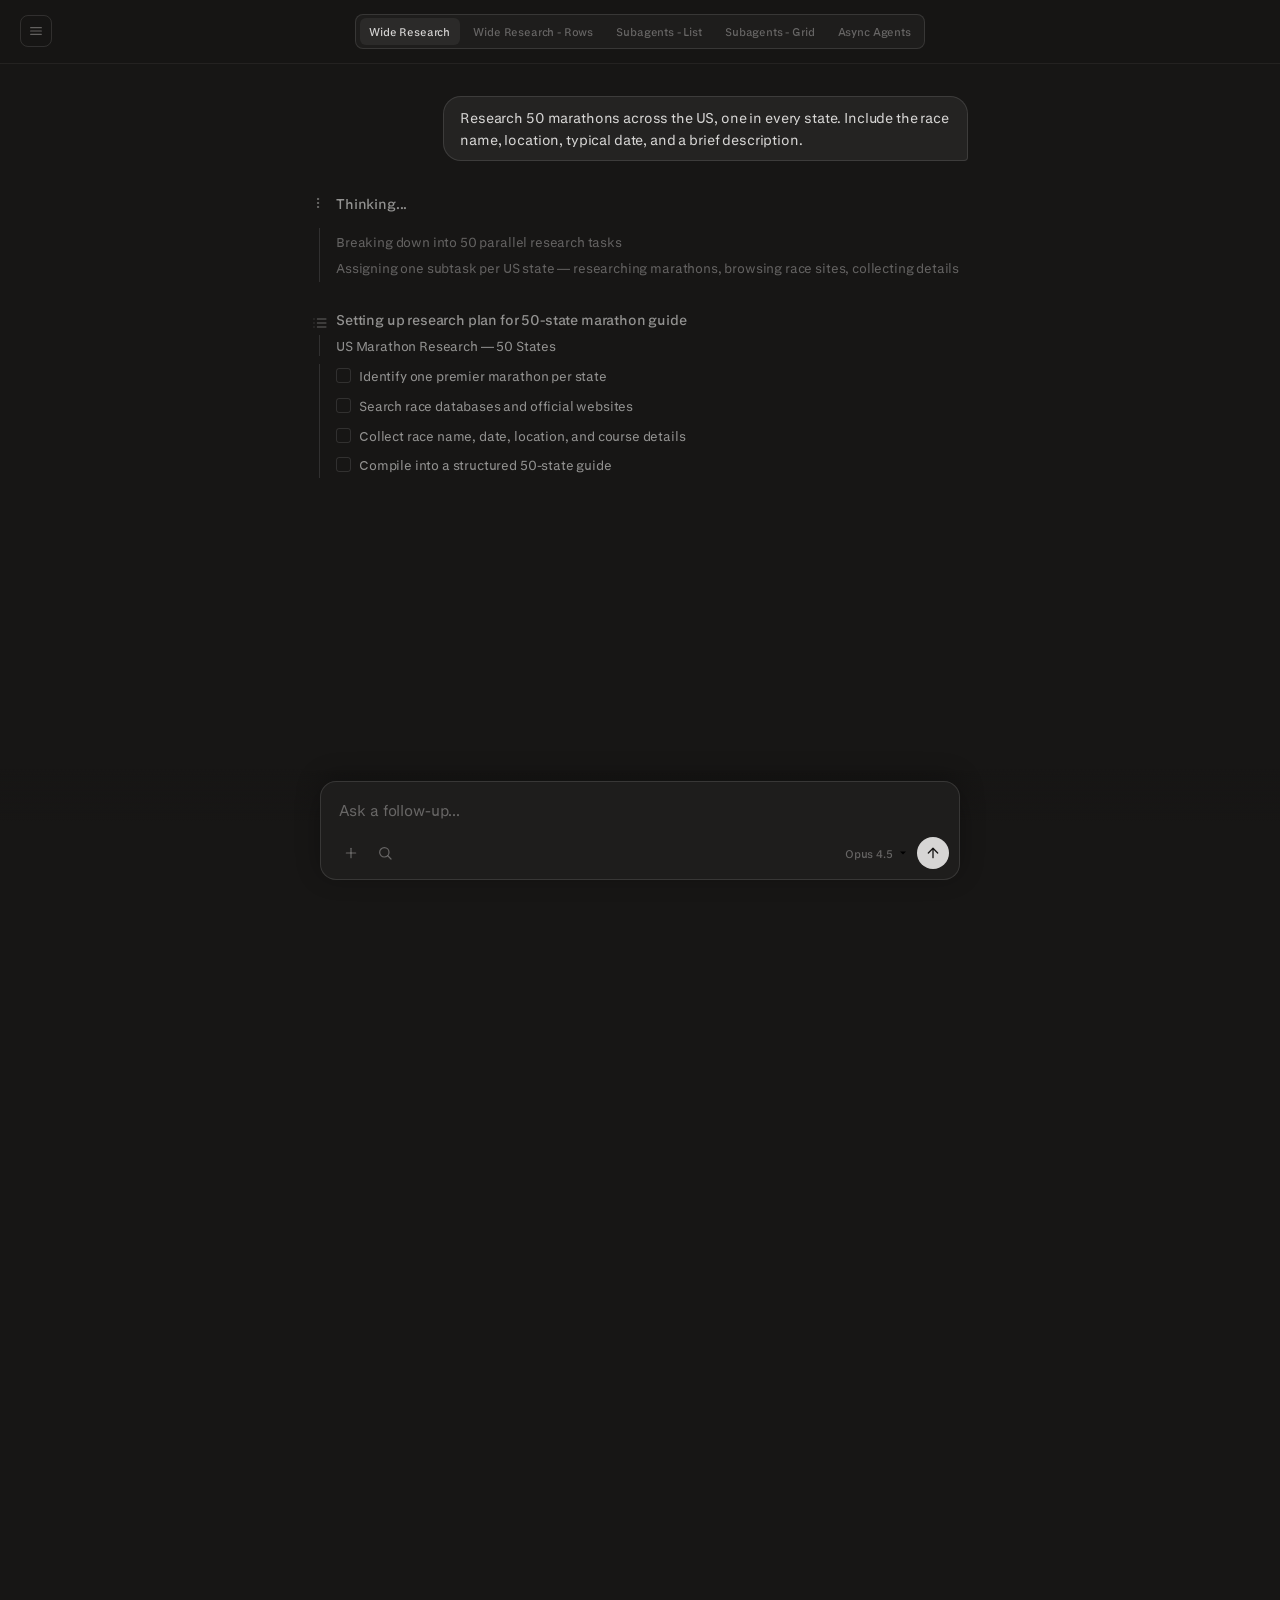
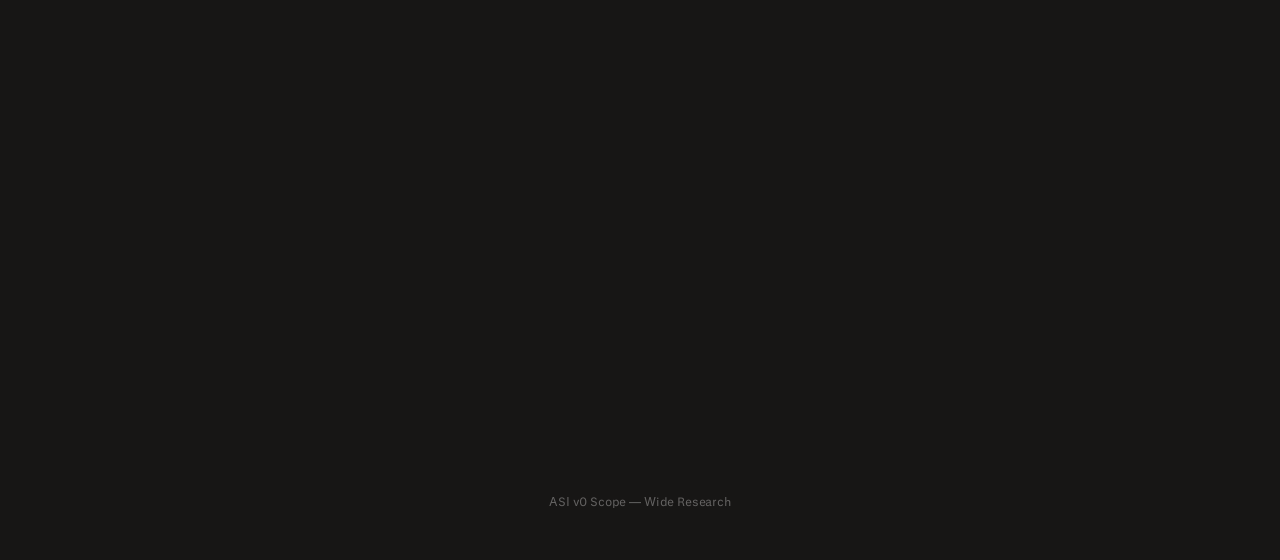
<file: asi-v0-scope.html>
<!DOCTYPE html>
<html lang="en" data-theme="dark">
<head>
  <meta charset="UTF-8">
  <meta name="viewport" content="width=device-width, initial-scale=1.0">
  <title>ASI v0 Scope — Wide Research</title>
  <link rel="stylesheet" href="css/styles.css">
  <link rel="stylesheet" href="css/theme.css">
  <style>
    @property --ring-progress {
      syntax: '<angle>';
      initial-value: 0deg;
      inherits: false;
    }

    *, *::before, *::after { margin: 0; padding: 0; box-sizing: border-box; }

    body {
      font-family: var(--font-body);
      letter-spacing: -0.01em;
      background: var(--bg);
      color: var(--text);
      line-height: 1.6;
      -webkit-font-smoothing: antialiased;
    }

    /* --- Nav Bar --- */
    .asi-topbar {
      position: fixed;
      top: 0;
      left: 0;
      right: 0;
      z-index: 100;
      display: flex;
      align-items: center;
      justify-content: center;
      padding: 0.85rem 1.25rem;
      background: color-mix(in srgb, var(--bg) 85%, transparent);
      backdrop-filter: blur(12px);
      -webkit-backdrop-filter: blur(12px);
      border-bottom: 1px solid var(--border-subtle);
    }
    .menu-btn {
      width: 32px; height: 32px;
      display: flex; align-items: center; justify-content: center;
      background: none; border: 1px solid var(--border);
      border-radius: 8px; cursor: pointer; padding: 0;
      transition: border-color 0.15s ease;
    }
    .menu-btn:hover { border-color: var(--text-muted); }
    .menu-btn svg {
      width: 16px; height: 16px;
      stroke: var(--text-muted); fill: none;
      stroke-width: 1.8; stroke-linecap: round; stroke-linejoin: round;
    }
    .menu-dropdown {
      position: absolute;
      top: calc(100% + 0.5rem); left: 0;
      background: var(--surface); border: 1px solid var(--border);
      border-radius: 10px; padding: 0.35rem;
      display: flex; flex-direction: column; min-width: 160px;
      opacity: 0; transform: translateY(-4px); pointer-events: none;
      transition: opacity 0.2s ease, transform 0.2s ease;
      box-shadow: 0 8px 24px rgba(0,0,0,0.4);
      z-index: 200;
    }
    .menu-dropdown.open { opacity: 1; transform: translateY(0); pointer-events: auto; }
    .menu-dropdown a {
      font-size: 0.78rem; font-weight: 500;
      color: var(--text-secondary); text-decoration: none;
      padding: 0.5rem 0.65rem; border-radius: 6px;
      transition: background 0.12s ease, color 0.12s ease;
    }
    .menu-dropdown a:hover { background: var(--surface-raised); color: var(--text); }

    /* View toggle */
    .view-toggle {
      display: flex;
      gap: 0.25rem;
      background: var(--surface);
      border: 1px solid var(--border);
      border-radius: 8px;
      padding: 0.2rem;
    }
    .view-toggle a {
      font-size: 0.68rem;
      font-weight: 500;
      color: var(--text-muted);
      text-decoration: none;
      padding: 0.3rem 0.6rem;
      border-radius: 6px;
      transition: color 0.15s ease, background 0.15s ease;
    }
    .view-toggle a:hover {
      color: var(--text-secondary);
    }
    .view-toggle a.active {
      background: var(--surface-raised);
      color: var(--text);
    }

    /* --- Layout --- */
    .asi-container {
      max-width: 720px;
      margin: 0 auto;
      padding: 6rem 2rem 12rem;
    }

    /* --- Phase visibility --- */
    .phase {
      opacity: 0;
      transform: translateY(8px);
      transition: opacity 0.5s ease, transform 0.5s ease;
      pointer-events: none;
    }
    .phase.visible {
      opacity: 1;
      transform: translateY(0);
      pointer-events: auto;
    }
    .phase + .phase {
      margin-top: 1.75rem;
    }

    /* --- Phase 1: Query (chat bubble) --- */
    .chat-bubble-row {
      display: flex;
      justify-content: flex-end;
    }
    .chat-bubble {
      background: var(--surface-raised);
      border: 1px solid var(--border);
      border-radius: 18px 18px 4px 18px;
      padding: 0.65rem 1rem;
      max-width: 80%;
      font-size: 0.88rem;
      font-weight: 400;
      line-height: 1.5;
      color: var(--text);
      letter-spacing: -0.01em;
    }

    /* --- Phase 2: Orchestrator --- */
    .orch-row {
      display: flex;
      align-items: center;
      gap: 0.5rem;
      font-size: 0.85rem;
      color: var(--text-secondary);
      padding: 0.3rem 0;
    }
    .orch-spinner {
      background: linear-gradient(90deg,
        var(--text-muted) 0%, var(--text-muted) 35%,
        var(--text) 50%,
        var(--text-muted) 65%, var(--text-muted) 100%);
      background-size: 300% 100%;
      -webkit-background-clip: text;
      background-clip: text;
      -webkit-text-fill-color: transparent;
      animation: textShimmer 2.4s linear infinite;
    }
    .orch-label { font-weight: 500; }
    .orch-plan {
      margin-top: 0.5rem;
      margin-left: 7px;
      padding-left: 1rem;
      border-left: 1px solid var(--border);
    }
    .orch-plan-step {
      font-size: 0.8rem;
      color: var(--text-muted);
      padding: 0.2rem 0;
      opacity: 0;
      transform: translateY(4px);
      transition: opacity 0.35s ease, transform 0.35s ease;
    }
    .orch-plan-step.visible {
      opacity: 1;
      transform: translateY(0);
    }

    /* --- Phase 2b: Plan Steps (todo-list style) --- */
    .plan-header {
      display: flex;
      align-items: flex-start;
      gap: 0.5rem;
      margin-bottom: 0.25rem;
    }
    .plan-header-icon {
      width: 16px;
      height: 16px;
      flex-shrink: 0;
      color: var(--text-muted);
      margin-top: 2px;
    }
    .plan-header-icon svg {
      width: 100%;
      height: 100%;
      stroke: currentColor;
      fill: none;
      stroke-width: 1.5;
      stroke-linecap: round;
      stroke-linejoin: round;
    }
    .plan-header-title {
      font-size: 0.88rem;
      font-weight: 500;
      color: var(--text-secondary);
      line-height: 1.4;
    }
    .plan-subtitle {
      font-size: 0.82rem;
      color: var(--text-secondary);
      margin-top: 0.35rem;
      margin-left: 7px;
      padding-left: 1rem;
      border-left: 1px solid var(--border);
      margin-bottom: 0.15rem;
    }
    .plan-steps {
      margin-top: 0.5rem;
      margin-left: 7px;
      padding-left: 1rem;
      border-left: 1px solid var(--border);
      display: flex;
      flex-direction: column;
      gap: 0.35rem;
    }
    .plan-step {
      display: flex;
      align-items: flex-start;
      gap: 0.5rem;
      padding: 0.18rem 0;
      font-size: 0.82rem;
      line-height: 1.4;
    }
    .plan-step-circle {
      width: 15px;
      height: 15px;
      min-width: 15px;
      border-radius: 3px;
      border: 1.5px solid var(--border);
      flex-shrink: 0;
      display: flex;
      align-items: center;
      justify-content: center;
      margin-top: 1px;
      transition: border-color 0.35s ease, background 0.35s ease;
    }
    .plan-step-circle svg {
      width: 9px;
      height: 9px;
      stroke: var(--text-muted);
      stroke-width: 2.5;
      stroke-linecap: round;
      stroke-linejoin: round;
      fill: none;
      opacity: 0;
      transform: scale(0.5);
      transition: opacity 0.3s ease, transform 0.3s ease;
    }
    .plan-step.completed .plan-step-circle {
      border-color: var(--text-muted);
      background: color-mix(in srgb, var(--text-muted) 12%, transparent);
    }
    .plan-step.completed .plan-step-circle svg {
      opacity: 1;
      transform: scale(1);
    }
    .plan-step-text {
      color: var(--text-secondary);
      font-weight: 400;
      transition: color 0.35s ease;
    }
    .plan-step.completed .plan-step-text {
      color: var(--text-muted);
    }

    /* --- Phase 3: Research Grid (3-col, 50 cards) --- */
    .agent-grid {
      display: grid;
      grid-template-columns: 1fr 1fr 1fr;
      gap: 0.5rem;
    }
    .agent-card {
      background: var(--surface);
      border: 1px solid var(--border);
      border-radius: 12px;
      padding: 0.7rem 0.85rem;
      opacity: 0;
      transform: translateY(8px);
      transition: opacity 0.4s ease, transform 0.4s ease;
      display: flex;
      align-items: center;
      gap: 0.6rem;
    }
    .agent-card.visible {
      opacity: 1;
      transform: translateY(0);
    }
    .agent-card.completed {
      opacity: 0.4;
      transition: opacity 0.6s ease;
    }
    /* Left: step number + spinner ring */
    .agent-card-num {
      position: relative;
      width: 32px;
      height: 32px;
      flex-shrink: 0;
      display: flex;
      align-items: center;
      justify-content: center;
    }
    .agent-card-num-text {
      font-size: 0.72rem;
      font-weight: 600;
      color: var(--text-muted);
      z-index: 1;
    }
    .agent-card.active .agent-card-num-text {
      color: var(--text-secondary);
    }
    .agent-card.completed .agent-card-num-text {
      opacity: 0;
    }
    .agent-card-num-check {
      position: absolute;
      inset: 0;
      display: flex;
      align-items: center;
      justify-content: center;
      color: var(--green);
      font-weight: 600;
      font-size: 0.85rem;
      opacity: 0;
      transition: opacity 0.3s ease;
    }
    .agent-card.completed .agent-card-num-check { opacity: 1; }
    /* Progress ring around number */
    .agent-card-ring {
      position: absolute;
      inset: 0;
      border: 1.5px dashed var(--border);
      border-radius: 50%;
      transition: border-color 0.3s ease;
    }
    .agent-card.active .agent-card-ring {
      border: none;
      --ring-progress: 0deg;
      background: conic-gradient(var(--text-muted) var(--ring-progress), transparent var(--ring-progress));
      -webkit-mask: radial-gradient(farthest-side, transparent calc(100% - 2px), #fff calc(100% - 2px));
      mask: radial-gradient(farthest-side, transparent calc(100% - 2px), #fff calc(100% - 2px));
      animation: progressArc 6s ease-in-out forwards;
    }
    .agent-card.completed .agent-card-ring {
      border: none;
      --ring-progress: 360deg;
      background: conic-gradient(var(--green) 360deg, transparent 360deg);
      -webkit-mask: radial-gradient(farthest-side, transparent calc(100% - 2px), #fff calc(100% - 2px));
      mask: radial-gradient(farthest-side, transparent calc(100% - 2px), #fff calc(100% - 2px));
      animation: none;
    }
    @keyframes progressArc {
      0%   { --ring-progress: 0deg; }
      100% { --ring-progress: 270deg; }
    }
    /* Middle: title + status stacked */
    .agent-card-info {
      flex: 1;
      min-width: 0;
    }
    .agent-card-role {
      font-size: 0.75rem;
      font-weight: 600;
      color: var(--text);
      line-height: 1.3;
      white-space: nowrap;
      overflow: hidden;
      text-overflow: ellipsis;
    }
    .agent-card.active .agent-card-role {
      background: linear-gradient(90deg,
        var(--text) 0%, var(--text) 35%,
        var(--text-muted) 50%,
        var(--text) 65%, var(--text) 100%);
      background-size: 300% 100%;
      -webkit-background-clip: text;
      background-clip: text;
      -webkit-text-fill-color: transparent;
      animation: textShimmer 2.4s linear infinite;
    }
    .agent-card.completed .agent-card-role {
      background: none;
      -webkit-text-fill-color: var(--text);
      animation: none;
    }
    .agent-card-task {
      font-size: 0.65rem;
      color: var(--text-muted);
      line-height: 1.3;
    }
    .agent-card.active .agent-card-task {
      background: linear-gradient(90deg,
        var(--text-muted) 0%, var(--text-muted) 35%,
        var(--text-secondary) 50%,
        var(--text-muted) 65%, var(--text-muted) 100%);
      background-size: 300% 100%;
      -webkit-background-clip: text;
      background-clip: text;
      -webkit-text-fill-color: transparent;
      animation: textShimmer 2.4s linear infinite;
    }
    .agent-card.completed .agent-card-task {
      background: none;
      -webkit-text-fill-color: var(--text-muted);
      animation: none;
      color: var(--text-muted);
    }


    /* --- View More Button --- */
    .view-more-wrap {
      display: grid;
      grid-template-rows: 0fr;
      transition: grid-template-rows 0.5s cubic-bezier(0.4, 0, 0.2, 1);
    }
    .view-more-wrap.expanded {
      grid-template-rows: 1fr;
    }
    .view-more-inner {
      overflow: hidden;
    }
    .view-more-grid {
      display: grid;
      grid-template-columns: 1fr 1fr 1fr;
      gap: 0.5rem;
      padding-top: 0.5rem;
    }
    .view-more-btn {
      display: flex;
      align-items: center;
      justify-content: center;
      gap: 0.35rem;
      margin-top: 0.5rem;
      padding: 0.4rem 0.75rem;
      font-size: 0.7rem;
      font-weight: 500;
      color: var(--text-muted);
      background: var(--surface);
      border: 1px solid var(--border);
      border-radius: 8px;
      cursor: pointer;
      transition: color 0.15s ease, border-color 0.15s ease;
      width: 100%;
    }
    .view-more-btn:hover {
      color: var(--text-secondary);
      border-color: var(--text-muted);
    }
    .view-more-btn.hidden { display: none; }
    .view-more-btn svg {
      width: 12px; height: 12px;
      stroke: currentColor;
      fill: none;
      stroke-width: 2;
      stroke-linecap: round;
      stroke-linejoin: round;
      transition: transform 0.3s ease;
    }
    .view-more-btn.expanded svg { transform: rotate(180deg); }

    /* --- Phase 4: Agent Chain-of-Thought (grouped) --- */
    .cot-log {
      display: flex;
      flex-direction: column;
      gap: 0;
    }
    .agent-group {
      opacity: 0;
      transform: translateY(6px);
      transition: opacity 0.35s ease, transform 0.35s ease;
    }
    .agent-group.visible {
      opacity: 1;
      transform: translateY(0);
    }
    .agent-group.completed {
      opacity: 0.45;
      transition: opacity 0.5s ease;
    }
    .agent-group-header {
      display: flex;
      align-items: center;
      gap: 0.45rem;
      padding: 0.5rem 0;
      font-size: 0.82rem;
      cursor: pointer;
      position: relative;
    }
    .ag-spinner-wrap {
      width: 16px;
      display: flex;
      align-items: center;
      justify-content: center;
      flex-shrink: 0;
      transition: opacity 0.3s ease;
    }
    .ag-check {
      color: var(--green);
      font-weight: 600;
      font-size: 0.78rem;
      width: 16px;
      text-align: center;
      flex-shrink: 0;
      opacity: 0;
      position: absolute;
      top: 50%;
      transform: translateY(-50%);
      transition: opacity 0.3s ease;
    }
    .agent-group.completed .ag-check { opacity: 1; }
    .agent-group.completed .ag-spinner-wrap { opacity: 0; }
    .ag-label {
      font-weight: 600;
      color: var(--text);
    }
    .agent-group.visible:not(.completed) .ag-label {
      background: linear-gradient(90deg,
        var(--text) 0%, var(--text) 35%,
        var(--text-muted) 50%,
        var(--text) 65%, var(--text) 100%);
      background-size: 300% 100%;
      -webkit-background-clip: text;
      background-clip: text;
      -webkit-text-fill-color: transparent;
      animation: textShimmer 2.4s linear infinite;
    }
    .agent-group.completed .ag-label {
      background: none;
      -webkit-text-fill-color: var(--text);
      animation: none;
    }
    .ag-task {
      color: var(--text-muted);
      flex: 1;
      min-width: 0;
      overflow: hidden;
      text-overflow: ellipsis;
      white-space: nowrap;
    }
    .ag-chevron {
      width: 12px; height: 12px;
      stroke: var(--text-muted);
      fill: none;
      stroke-width: 2;
      stroke-linecap: round;
      stroke-linejoin: round;
      flex-shrink: 0;
      transition: transform 0.3s cubic-bezier(0.4, 0, 0.2, 1);
    }
    .agent-group.expanded .ag-chevron { transform: rotate(90deg); }

    /* Substeps body */
    .agent-group-body {
      margin-left: 7px;
      padding-left: 1rem;
      border-left: 1px solid var(--border);
      display: grid;
      grid-template-rows: 0fr;
      opacity: 0;
      transition: grid-template-rows 0.4s ease, opacity 0.35s ease, padding 0.4s ease;
      padding-top: 0;
      padding-bottom: 0;
    }
    .agent-group-body-inner {
      overflow: hidden;
    }
    .agent-group.expanded .agent-group-body {
      grid-template-rows: 1fr;
      opacity: 1;
      padding-top: 0.15rem;
      padding-bottom: 0.4rem;
    }
    .agent-group.completed .agent-group-body {
      opacity: 0.6;
    }
    .ag-step {
      display: flex;
      align-items: center;
      gap: 0.4rem;
      padding: 0.2rem 0;
      font-size: 0.75rem;
      opacity: 0;
      transition: opacity 0.3s ease;
      position: relative;
    }
    .ag-step.visible { opacity: 1; }
    .ag-step.completed { opacity: 0.5; }
    .ag-step-spinner-wrap {
      width: 14px;
      display: flex;
      align-items: center;
      justify-content: center;
      flex-shrink: 0;
      transition: opacity 0.3s ease;
    }
    .ag-step-check {
      color: var(--green);
      font-weight: 600;
      font-size: 0.72rem;
      width: 14px;
      text-align: center;
      flex-shrink: 0;
      opacity: 0;
      position: absolute;
      top: 50%;
      transform: translateY(-50%);
      transition: opacity 0.3s ease;
    }
    .ag-step.completed .ag-step-check { opacity: 1; }
    .ag-step.completed .ag-step-spinner-wrap { opacity: 0; }
    .ag-step-text {
      font-family: var(--font-mono);
      color: var(--text-muted);
    }
    .ag-output {
      font-family: var(--font-mono);
      font-size: 0.72rem;
      color: var(--text-muted);
      background: var(--surface);
      border-radius: 8px;
      padding: 0.55rem 0.75rem;
      line-height: 1.6;
      white-space: pre-wrap;
      margin: 0.15rem 0 0.25rem;
      opacity: 0;
      transition: opacity 0.3s ease;
    }
    .ag-output.visible { opacity: 1; }

    /* --- Phase 5: Synthesis --- */
    .synthesis-row {
      display: flex;
      align-items: center;
      gap: 0.5rem;
      padding: 0.4rem 0;
      font-size: 0.85rem;
      color: var(--text-secondary);
    }
    .synthesis-label {
      font-weight: 500;
      background: linear-gradient(90deg,
        var(--text-secondary) 0%, var(--text-secondary) 35%,
        var(--text) 50%,
        var(--text-secondary) 65%, var(--text-secondary) 100%);
      background-size: 300% 100%;
      -webkit-background-clip: text;
      background-clip: text;
      -webkit-text-fill-color: transparent;
      animation: textShimmer 2.4s linear infinite;
    }

    /* --- Phase 6: Answer (markdown-style) --- */
    .asi-answer {
      border-top: 1px solid var(--border);
      padding-top: 1.5rem;
    }
    .answer-text {
      font-size: 0.88rem;
      line-height: 1.75;
      color: var(--text-secondary);
    }
    .answer-text .word {
      display: inline;
      animation: wordReveal 0.25s ease-out forwards;
    }
    @keyframes wordReveal {
      from { opacity: 0; filter: blur(4px); }
      to   { opacity: 1; filter: blur(0); }
    }
    .answer-text h2 {
      font-size: 1.15rem;
      font-weight: 600;
      letter-spacing: -0.02em;
      color: var(--text);
      margin: 0 0 0.5rem;
    }
    .answer-text h3 {
      font-size: 0.92rem;
      font-weight: 600;
      color: var(--text);
      margin: 1.25rem 0 0.35rem;
    }
    .answer-text p {
      margin: 0.5rem 0;
    }
    .answer-text ul {
      margin: 0.4rem 0 0.75rem;
      padding-left: 1.25rem;
      list-style: none;
    }
    .answer-text li {
      margin: 0.5rem 0;
      color: var(--text-secondary);
      padding-left: 0.25rem;
      position: relative;
    }
    .answer-text li::before {
      content: '\2022';
      color: var(--text-muted);
      position: absolute;
      left: -1rem;
    }
    .answer-text code {
      font-family: var(--font-mono);
      font-size: 0.78rem;
      background: var(--surface);
      padding: 0.15rem 0.4rem;
      border-radius: 4px;
      color: var(--accent);
      border: 1px solid var(--border-subtle);
    }
    .answer-text em {
      color: var(--text-muted);
      font-style: italic;
    }
    .answer-text strong {
      color: var(--text);
      font-weight: 600;
    }
    .answer-text hr {
      border: none;
      border-top: 1px solid var(--border-subtle);
      margin: 1.25rem 0;
    }
    .answer-text blockquote {
      margin: 1rem 0;
      padding: 0.75rem 1rem;
      border-left: 3px solid var(--text-muted);
      background: var(--surface-raised);
      border-radius: 0 8px 8px 0;
      font-size: 0.85rem;
    }
    .answer-text blockquote p { margin: 0; }
    .answer-sources {
      margin-top: 1rem;
      display: flex;
      gap: 0.4rem;
      flex-wrap: wrap;
    }
    .answer-source {
      font-size: 0.65rem;
      font-weight: 500;
      padding: 0.2rem 0.5rem;
      border-radius: 6px;
      background: var(--surface-raised);
      border: 1px solid var(--border);
      color: var(--text-muted);
    }

    /* --- Phase 7: Document artifact --- */
    .doc-artifact {
      background: var(--surface);
      border: 1px solid var(--border);
      border-radius: 14px;
      overflow: hidden;
      transition: border-color 0.2s ease;
      cursor: pointer;
    }
    .doc-artifact:hover {
      border-color: var(--text-muted);
    }
    .doc-artifact-header {
      display: flex;
      align-items: center;
      gap: 0.65rem;
      padding: 0.85rem 1rem;
      border-bottom: 1px solid var(--border);
    }
    .doc-artifact-icon {
      width: 36px;
      height: 36px;
      border-radius: 8px;
      background: #2b579a;
      display: flex;
      align-items: center;
      justify-content: center;
      flex-shrink: 0;
    }
    .doc-artifact-icon svg {
      width: 18px;
      height: 18px;
      fill: #fff;
    }
    .doc-artifact-meta {
      flex: 1;
      min-width: 0;
    }
    .doc-artifact-title {
      font-size: 0.82rem;
      font-weight: 600;
      color: var(--text);
      line-height: 1.3;
    }
    .doc-artifact-subtitle {
      font-size: 0.68rem;
      color: var(--text-muted);
      margin-top: 0.1rem;
    }
    .doc-artifact-open {
      font-size: 0.68rem;
      font-weight: 500;
      color: var(--text-muted);
      padding: 0.3rem 0.6rem;
      border: 1px solid var(--border);
      border-radius: 6px;
      background: transparent;
      cursor: pointer;
      flex-shrink: 0;
      transition: color 0.15s ease, border-color 0.15s ease;
    }
    .doc-artifact-open:hover {
      color: var(--text-secondary);
      border-color: var(--text-muted);
    }
    .doc-artifact-preview {
      padding: 1rem 1.15rem 1.15rem;
      max-height: 260px;
      overflow: hidden;
      position: relative;
    }
    .doc-artifact-preview::after {
      content: '';
      position: absolute;
      bottom: 0;
      left: 0;
      right: 0;
      height: 60px;
      background: linear-gradient(to top, var(--surface) 10%, transparent);
      pointer-events: none;
    }
    .doc-preview-content {
      font-size: 0.75rem;
      line-height: 1.7;
      color: var(--text-secondary);
    }
    .doc-preview-content h4 {
      font-size: 0.82rem;
      font-weight: 600;
      color: var(--text);
      margin: 0 0 0.35rem;
    }
    .doc-preview-content p {
      margin: 0.35rem 0;
    }
    .doc-preview-content .doc-table {
      width: 100%;
      border-collapse: collapse;
      margin: 0.5rem 0;
      font-size: 0.7rem;
    }
    .doc-preview-content .doc-table th {
      text-align: left;
      font-weight: 600;
      color: var(--text);
      padding: 0.35rem 0.5rem;
      border-bottom: 1px solid var(--border);
      white-space: nowrap;
    }
    .doc-preview-content .doc-table td {
      padding: 0.3rem 0.5rem;
      border-bottom: 1px solid var(--border-subtle);
      color: var(--text-secondary);
    }
    .doc-preview-content .doc-table tr:last-child td {
      border-bottom: none;
    }

    /* --- Bottom Search Bar --- */
    .search-bar {
      position: fixed;
      bottom: 0;
      left: 0;
      right: 0;
      z-index: 100;
      padding: 0.75rem 1.25rem 1.25rem;
      background: linear-gradient(to top, var(--bg) 60%, transparent);
      display: flex;
      justify-content: center;
    }
    .search-bar-inner {
      width: 100%;
      max-width: 640px;
      background: var(--surface);
      border: 1px solid var(--border);
      border-radius: 16px;
      display: flex;
      flex-direction: column;
      box-shadow: 0 -4px 24px rgba(0,0,0,0.3);
    }
    .search-bar-input {
      flex: 1;
      padding: 0.9rem 1.1rem 0.5rem;
    }
    .search-bar-input input {
      width: 100%;
      border: none;
      background: transparent;
      font-family: var(--font-body);
      font-size: 0.92rem;
      color: var(--text);
      outline: none;
      letter-spacing: -0.01em;
    }
    .search-bar-input input::placeholder { color: var(--text-muted); }
    .search-bar-footer {
      display: flex;
      align-items: center;
      justify-content: space-between;
      padding: 0.45rem 0.6rem 0.6rem 1rem;
    }
    .search-bar-left {
      display: flex;
      align-items: center;
      gap: 0.35rem;
    }
    .search-bar-right {
      display: flex;
      align-items: center;
      gap: 0.5rem;
    }
    .sb-icon-btn {
      width: 28px; height: 28px;
      display: flex; align-items: center; justify-content: center;
      border: none; background: transparent;
      color: var(--text-muted);
      cursor: pointer;
      border-radius: 50%;
      padding: 0;
      transition: color 0.15s ease, background 0.15s ease;
    }
    .sb-icon-btn svg {
      width: 16px; height: 16px;
      stroke: currentColor; fill: none;
      stroke-width: 1.8; stroke-linecap: round; stroke-linejoin: round;
    }
    .sb-icon-btn:hover {
      color: var(--text-secondary);
      background: var(--surface-raised);
    }
    .sb-model {
      font-size: 0.68rem;
      font-weight: 500;
      color: var(--text-muted);
      display: flex;
      align-items: center;
      gap: 0.3rem;
      cursor: pointer;
    }
    .sb-submit {
      width: 32px; height: 32px; border-radius: 50%;
      background: var(--text);
      color: var(--bg);
      border: none;
      display: flex; align-items: center; justify-content: center;
      cursor: pointer;
      transition: opacity 0.15s ease;
      flex-shrink: 0;
    }
    .sb-submit svg {
      width: 16px; height: 16px;
      stroke: currentColor; fill: none;
      stroke-width: 2; stroke-linecap: round; stroke-linejoin: round;
    }
    .sb-submit:hover { opacity: 0.8; }

    /* --- Footer --- */
    .asi-footer {
      text-align: center;
      padding: 3rem 2rem;
      color: var(--text-muted);
      font-size: 0.72rem;
    }

    @keyframes textShimmer {
      0% { background-position: 200% 50%; }
      100% { background-position: -100% 50%; }
    }

    @media (max-width: 640px) {
      .asi-container { padding: 4rem 1.25rem 6rem; }
      .chat-bubble { font-size: 0.82rem; max-width: 90%; }
      .agent-grid { grid-template-columns: 1fr; }
      .view-more-grid { grid-template-columns: 1fr; }
    }
  </style>
</head>
<body>

  <nav class="asi-topbar">
    <div style="position: absolute; left: 1.25rem; top: 50%; transform: translateY(-50%);">
      <button class="menu-btn" id="menu-btn" aria-label="Menu">
        <svg viewBox="0 0 24 24"><line x1="4" y1="7" x2="20" y2="7"/><line x1="4" y1="12" x2="20" y2="12"/><line x1="4" y1="17" x2="20" y2="17"/></svg>
      </button>
      <div class="menu-dropdown" id="menu-dropdown">
        <a href="index.html">Index</a>
        <a href="components.html">Components</a>
        <a href="streaming.html">Streaming</a>
        <a href="asi-v0-scope.html">Wide Research</a>
        <a href="asi-v0-rows.html">Wide Research - Rows</a>
        <a href="asi.html">Subagents - List</a>
        <a href="asi-mega.html">Subagents - Grid</a>
        <a href="asi-condensed.html">Condensed</a>
        <a href="asi-floating.html">Floating Agents</a>
        <a href="asi-async.html">Async Agents</a>
        <a href="asi-async-v2.html">Workspace</a>
      </div>
    </div>
    <div class="view-toggle">
      <a href="asi-v0-scope.html" class="active">Wide Research</a>
      <a href="asi-v0-rows.html">Wide Research - Rows</a>
      <a href="asi.html">Subagents - List</a>
      <a href="asi-mega.html">Subagents - Grid</a>
      <a href="asi-async.html">Async Agents</a>
    </div>
  </nav>

  <div class="asi-container">

    <!-- Phase 1: Query (chat bubble) -->
    <div class="phase" id="phase-query">
      <div class="chat-bubble-row">
        <div class="chat-bubble">Research 50 marathons across the US, one in every state. Include the race name, location, typical date, and a brief description.</div>
      </div>
    </div>

    <!-- Phase 2: Orchestrator -->
    <div class="phase" id="phase-orch">
      <div class="orch-row">
        <span class="orch-spinner loader text-spinner sm" data-spinner="braille" style="font-size:0.85rem; width:16px; height:16px;"></span>
        <span class="orch-label">Thinking...</span>
      </div>
      <div class="orch-plan" id="orch-plan">
        <div class="orch-plan-step" id="orch-step-1">Breaking down into 50 parallel research tasks</div>
        <div class="orch-plan-step" id="orch-step-2">Assigning one subtask per US state — researching marathons, browsing race sites, collecting details</div>
      </div>
    </div>

    <!-- Phase 2b: Plan Steps (unchecked todo list) -->
    <div class="phase" id="phase-plan">
      <div class="plan-header">
        <span class="plan-header-icon"><svg viewBox="0 0 24 24"><path d="M8 6h13M8 12h13M8 18h13"/><path d="M3 6h.01M3 12h.01M3 18h.01"/></svg></span>
        <span class="plan-header-title">Setting up research plan for 50-state marathon guide</span>
      </div>
      <div class="plan-subtitle">US Marathon Research — 50 States</div>
      <div class="plan-steps">
        <div class="plan-step" id="plan-1">
          <span class="plan-step-circle"><svg viewBox="0 0 12 12"><polyline points="2.5 6 5 8.5 9.5 3.5"/></svg></span>
          <span class="plan-step-text">Identify one premier marathon per state</span>
        </div>
        <div class="plan-step" id="plan-2">
          <span class="plan-step-circle"><svg viewBox="0 0 12 12"><polyline points="2.5 6 5 8.5 9.5 3.5"/></svg></span>
          <span class="plan-step-text">Search race databases and official websites</span>
        </div>
        <div class="plan-step" id="plan-3">
          <span class="plan-step-circle"><svg viewBox="0 0 12 12"><polyline points="2.5 6 5 8.5 9.5 3.5"/></svg></span>
          <span class="plan-step-text">Collect race name, date, location, and course details</span>
        </div>
        <div class="plan-step" id="plan-4">
          <span class="plan-step-circle"><svg viewBox="0 0 12 12"><polyline points="2.5 6 5 8.5 9.5 3.5"/></svg></span>
          <span class="plan-step-text">Compile into a structured 50-state guide</span>
        </div>
      </div>
    </div>

    <!-- Phase 3: Research Grid (50 state cards) -->
    <div class="phase" id="phase-grid">
      <div class="agent-grid" id="visible-grid">
        <!-- Cards 1-12 (visible: Alabama - Idaho) -->
        <div class="agent-card" id="card-1"><div class="agent-card-num"><span class="agent-card-ring"></span><span class="agent-card-num-text">1</span><span class="agent-card-num-check">&#x2713;</span></div><div class="agent-card-info"><div class="agent-card-role">Alabama</div><div class="agent-card-task">Waiting</div></div></div>
        <div class="agent-card" id="card-2"><div class="agent-card-num"><span class="agent-card-ring"></span><span class="agent-card-num-text">2</span><span class="agent-card-num-check">&#x2713;</span></div><div class="agent-card-info"><div class="agent-card-role">Alaska</div><div class="agent-card-task">Waiting</div></div></div>
        <div class="agent-card" id="card-3"><div class="agent-card-num"><span class="agent-card-ring"></span><span class="agent-card-num-text">3</span><span class="agent-card-num-check">&#x2713;</span></div><div class="agent-card-info"><div class="agent-card-role">Arizona</div><div class="agent-card-task">Waiting</div></div></div>
        <div class="agent-card" id="card-4"><div class="agent-card-num"><span class="agent-card-ring"></span><span class="agent-card-num-text">4</span><span class="agent-card-num-check">&#x2713;</span></div><div class="agent-card-info"><div class="agent-card-role">Arkansas</div><div class="agent-card-task">Waiting</div></div></div>
        <div class="agent-card" id="card-5"><div class="agent-card-num"><span class="agent-card-ring"></span><span class="agent-card-num-text">5</span><span class="agent-card-num-check">&#x2713;</span></div><div class="agent-card-info"><div class="agent-card-role">California</div><div class="agent-card-task">Waiting</div></div></div>
        <div class="agent-card" id="card-6"><div class="agent-card-num"><span class="agent-card-ring"></span><span class="agent-card-num-text">6</span><span class="agent-card-num-check">&#x2713;</span></div><div class="agent-card-info"><div class="agent-card-role">Colorado</div><div class="agent-card-task">Waiting</div></div></div>
        <div class="agent-card" id="card-7"><div class="agent-card-num"><span class="agent-card-ring"></span><span class="agent-card-num-text">7</span><span class="agent-card-num-check">&#x2713;</span></div><div class="agent-card-info"><div class="agent-card-role">Connecticut</div><div class="agent-card-task">Waiting</div></div></div>
        <div class="agent-card" id="card-8"><div class="agent-card-num"><span class="agent-card-ring"></span><span class="agent-card-num-text">8</span><span class="agent-card-num-check">&#x2713;</span></div><div class="agent-card-info"><div class="agent-card-role">Delaware</div><div class="agent-card-task">Waiting</div></div></div>
        <div class="agent-card" id="card-9"><div class="agent-card-num"><span class="agent-card-ring"></span><span class="agent-card-num-text">9</span><span class="agent-card-num-check">&#x2713;</span></div><div class="agent-card-info"><div class="agent-card-role">Florida</div><div class="agent-card-task">Waiting</div></div></div>
        <div class="agent-card" id="card-10"><div class="agent-card-num"><span class="agent-card-ring"></span><span class="agent-card-num-text">10</span><span class="agent-card-num-check">&#x2713;</span></div><div class="agent-card-info"><div class="agent-card-role">Georgia</div><div class="agent-card-task">Waiting</div></div></div>
        <div class="agent-card" id="card-11"><div class="agent-card-num"><span class="agent-card-ring"></span><span class="agent-card-num-text">11</span><span class="agent-card-num-check">&#x2713;</span></div><div class="agent-card-info"><div class="agent-card-role">Hawaii</div><div class="agent-card-task">Waiting</div></div></div>
        <div class="agent-card" id="card-12"><div class="agent-card-num"><span class="agent-card-ring"></span><span class="agent-card-num-text">12</span><span class="agent-card-num-check">&#x2713;</span></div><div class="agent-card-info"><div class="agent-card-role">Idaho</div><div class="agent-card-task">Waiting</div></div></div>
      </div>

      <div class="view-more-wrap" id="view-more-wrap">
        <div class="view-more-inner">
          <div class="view-more-grid">
            <!-- Cards 13-50 (hidden: Illinois - Wyoming) -->
            <div class="agent-card" id="card-13"><div class="agent-card-num"><span class="agent-card-ring"></span><span class="agent-card-num-text">13</span><span class="agent-card-num-check">&#x2713;</span></div><div class="agent-card-info"><div class="agent-card-role">Illinois</div><div class="agent-card-task">Waiting</div></div></div>
            <div class="agent-card" id="card-14"><div class="agent-card-num"><span class="agent-card-ring"></span><span class="agent-card-num-text">14</span><span class="agent-card-num-check">&#x2713;</span></div><div class="agent-card-info"><div class="agent-card-role">Indiana</div><div class="agent-card-task">Waiting</div></div></div>
            <div class="agent-card" id="card-15"><div class="agent-card-num"><span class="agent-card-ring"></span><span class="agent-card-num-text">15</span><span class="agent-card-num-check">&#x2713;</span></div><div class="agent-card-info"><div class="agent-card-role">Iowa</div><div class="agent-card-task">Waiting</div></div></div>
            <div class="agent-card" id="card-16"><div class="agent-card-num"><span class="agent-card-ring"></span><span class="agent-card-num-text">16</span><span class="agent-card-num-check">&#x2713;</span></div><div class="agent-card-info"><div class="agent-card-role">Kansas</div><div class="agent-card-task">Waiting</div></div></div>
            <div class="agent-card" id="card-17"><div class="agent-card-num"><span class="agent-card-ring"></span><span class="agent-card-num-text">17</span><span class="agent-card-num-check">&#x2713;</span></div><div class="agent-card-info"><div class="agent-card-role">Kentucky</div><div class="agent-card-task">Waiting</div></div></div>
            <div class="agent-card" id="card-18"><div class="agent-card-num"><span class="agent-card-ring"></span><span class="agent-card-num-text">18</span><span class="agent-card-num-check">&#x2713;</span></div><div class="agent-card-info"><div class="agent-card-role">Louisiana</div><div class="agent-card-task">Waiting</div></div></div>
            <div class="agent-card" id="card-19"><div class="agent-card-num"><span class="agent-card-ring"></span><span class="agent-card-num-text">19</span><span class="agent-card-num-check">&#x2713;</span></div><div class="agent-card-info"><div class="agent-card-role">Maine</div><div class="agent-card-task">Waiting</div></div></div>
            <div class="agent-card" id="card-20"><div class="agent-card-num"><span class="agent-card-ring"></span><span class="agent-card-num-text">20</span><span class="agent-card-num-check">&#x2713;</span></div><div class="agent-card-info"><div class="agent-card-role">Maryland</div><div class="agent-card-task">Waiting</div></div></div>
            <div class="agent-card" id="card-21"><div class="agent-card-num"><span class="agent-card-ring"></span><span class="agent-card-num-text">21</span><span class="agent-card-num-check">&#x2713;</span></div><div class="agent-card-info"><div class="agent-card-role">Massachusetts</div><div class="agent-card-task">Waiting</div></div></div>
            <div class="agent-card" id="card-22"><div class="agent-card-num"><span class="agent-card-ring"></span><span class="agent-card-num-text">22</span><span class="agent-card-num-check">&#x2713;</span></div><div class="agent-card-info"><div class="agent-card-role">Michigan</div><div class="agent-card-task">Waiting</div></div></div>
            <div class="agent-card" id="card-23"><div class="agent-card-num"><span class="agent-card-ring"></span><span class="agent-card-num-text">23</span><span class="agent-card-num-check">&#x2713;</span></div><div class="agent-card-info"><div class="agent-card-role">Minnesota</div><div class="agent-card-task">Waiting</div></div></div>
            <div class="agent-card" id="card-24"><div class="agent-card-num"><span class="agent-card-ring"></span><span class="agent-card-num-text">24</span><span class="agent-card-num-check">&#x2713;</span></div><div class="agent-card-info"><div class="agent-card-role">Mississippi</div><div class="agent-card-task">Waiting</div></div></div>
            <div class="agent-card" id="card-25"><div class="agent-card-num"><span class="agent-card-ring"></span><span class="agent-card-num-text">25</span><span class="agent-card-num-check">&#x2713;</span></div><div class="agent-card-info"><div class="agent-card-role">Missouri</div><div class="agent-card-task">Waiting</div></div></div>
            <div class="agent-card" id="card-26"><div class="agent-card-num"><span class="agent-card-ring"></span><span class="agent-card-num-text">26</span><span class="agent-card-num-check">&#x2713;</span></div><div class="agent-card-info"><div class="agent-card-role">Montana</div><div class="agent-card-task">Waiting</div></div></div>
            <div class="agent-card" id="card-27"><div class="agent-card-num"><span class="agent-card-ring"></span><span class="agent-card-num-text">27</span><span class="agent-card-num-check">&#x2713;</span></div><div class="agent-card-info"><div class="agent-card-role">Nebraska</div><div class="agent-card-task">Waiting</div></div></div>
            <div class="agent-card" id="card-28"><div class="agent-card-num"><span class="agent-card-ring"></span><span class="agent-card-num-text">28</span><span class="agent-card-num-check">&#x2713;</span></div><div class="agent-card-info"><div class="agent-card-role">Nevada</div><div class="agent-card-task">Waiting</div></div></div>
            <div class="agent-card" id="card-29"><div class="agent-card-num"><span class="agent-card-ring"></span><span class="agent-card-num-text">29</span><span class="agent-card-num-check">&#x2713;</span></div><div class="agent-card-info"><div class="agent-card-role">New Hampshire</div><div class="agent-card-task">Waiting</div></div></div>
            <div class="agent-card" id="card-30"><div class="agent-card-num"><span class="agent-card-ring"></span><span class="agent-card-num-text">30</span><span class="agent-card-num-check">&#x2713;</span></div><div class="agent-card-info"><div class="agent-card-role">New Jersey</div><div class="agent-card-task">Waiting</div></div></div>
            <div class="agent-card" id="card-31"><div class="agent-card-num"><span class="agent-card-ring"></span><span class="agent-card-num-text">31</span><span class="agent-card-num-check">&#x2713;</span></div><div class="agent-card-info"><div class="agent-card-role">New Mexico</div><div class="agent-card-task">Waiting</div></div></div>
            <div class="agent-card" id="card-32"><div class="agent-card-num"><span class="agent-card-ring"></span><span class="agent-card-num-text">32</span><span class="agent-card-num-check">&#x2713;</span></div><div class="agent-card-info"><div class="agent-card-role">New York</div><div class="agent-card-task">Waiting</div></div></div>
            <div class="agent-card" id="card-33"><div class="agent-card-num"><span class="agent-card-ring"></span><span class="agent-card-num-text">33</span><span class="agent-card-num-check">&#x2713;</span></div><div class="agent-card-info"><div class="agent-card-role">North Carolina</div><div class="agent-card-task">Waiting</div></div></div>
            <div class="agent-card" id="card-34"><div class="agent-card-num"><span class="agent-card-ring"></span><span class="agent-card-num-text">34</span><span class="agent-card-num-check">&#x2713;</span></div><div class="agent-card-info"><div class="agent-card-role">North Dakota</div><div class="agent-card-task">Waiting</div></div></div>
            <div class="agent-card" id="card-35"><div class="agent-card-num"><span class="agent-card-ring"></span><span class="agent-card-num-text">35</span><span class="agent-card-num-check">&#x2713;</span></div><div class="agent-card-info"><div class="agent-card-role">Ohio</div><div class="agent-card-task">Waiting</div></div></div>
            <div class="agent-card" id="card-36"><div class="agent-card-num"><span class="agent-card-ring"></span><span class="agent-card-num-text">36</span><span class="agent-card-num-check">&#x2713;</span></div><div class="agent-card-info"><div class="agent-card-role">Oklahoma</div><div class="agent-card-task">Waiting</div></div></div>
            <div class="agent-card" id="card-37"><div class="agent-card-num"><span class="agent-card-ring"></span><span class="agent-card-num-text">37</span><span class="agent-card-num-check">&#x2713;</span></div><div class="agent-card-info"><div class="agent-card-role">Oregon</div><div class="agent-card-task">Waiting</div></div></div>
            <div class="agent-card" id="card-38"><div class="agent-card-num"><span class="agent-card-ring"></span><span class="agent-card-num-text">38</span><span class="agent-card-num-check">&#x2713;</span></div><div class="agent-card-info"><div class="agent-card-role">Pennsylvania</div><div class="agent-card-task">Waiting</div></div></div>
            <div class="agent-card" id="card-39"><div class="agent-card-num"><span class="agent-card-ring"></span><span class="agent-card-num-text">39</span><span class="agent-card-num-check">&#x2713;</span></div><div class="agent-card-info"><div class="agent-card-role">Rhode Island</div><div class="agent-card-task">Waiting</div></div></div>
            <div class="agent-card" id="card-40"><div class="agent-card-num"><span class="agent-card-ring"></span><span class="agent-card-num-text">40</span><span class="agent-card-num-check">&#x2713;</span></div><div class="agent-card-info"><div class="agent-card-role">South Carolina</div><div class="agent-card-task">Waiting</div></div></div>
            <div class="agent-card" id="card-41"><div class="agent-card-num"><span class="agent-card-ring"></span><span class="agent-card-num-text">41</span><span class="agent-card-num-check">&#x2713;</span></div><div class="agent-card-info"><div class="agent-card-role">South Dakota</div><div class="agent-card-task">Waiting</div></div></div>
            <div class="agent-card" id="card-42"><div class="agent-card-num"><span class="agent-card-ring"></span><span class="agent-card-num-text">42</span><span class="agent-card-num-check">&#x2713;</span></div><div class="agent-card-info"><div class="agent-card-role">Tennessee</div><div class="agent-card-task">Waiting</div></div></div>
            <div class="agent-card" id="card-43"><div class="agent-card-num"><span class="agent-card-ring"></span><span class="agent-card-num-text">43</span><span class="agent-card-num-check">&#x2713;</span></div><div class="agent-card-info"><div class="agent-card-role">Texas</div><div class="agent-card-task">Waiting</div></div></div>
            <div class="agent-card" id="card-44"><div class="agent-card-num"><span class="agent-card-ring"></span><span class="agent-card-num-text">44</span><span class="agent-card-num-check">&#x2713;</span></div><div class="agent-card-info"><div class="agent-card-role">Utah</div><div class="agent-card-task">Waiting</div></div></div>
            <div class="agent-card" id="card-45"><div class="agent-card-num"><span class="agent-card-ring"></span><span class="agent-card-num-text">45</span><span class="agent-card-num-check">&#x2713;</span></div><div class="agent-card-info"><div class="agent-card-role">Vermont</div><div class="agent-card-task">Waiting</div></div></div>
            <div class="agent-card" id="card-46"><div class="agent-card-num"><span class="agent-card-ring"></span><span class="agent-card-num-text">46</span><span class="agent-card-num-check">&#x2713;</span></div><div class="agent-card-info"><div class="agent-card-role">Virginia</div><div class="agent-card-task">Waiting</div></div></div>
            <div class="agent-card" id="card-47"><div class="agent-card-num"><span class="agent-card-ring"></span><span class="agent-card-num-text">47</span><span class="agent-card-num-check">&#x2713;</span></div><div class="agent-card-info"><div class="agent-card-role">Washington</div><div class="agent-card-task">Waiting</div></div></div>
            <div class="agent-card" id="card-48"><div class="agent-card-num"><span class="agent-card-ring"></span><span class="agent-card-num-text">48</span><span class="agent-card-num-check">&#x2713;</span></div><div class="agent-card-info"><div class="agent-card-role">West Virginia</div><div class="agent-card-task">Waiting</div></div></div>
            <div class="agent-card" id="card-49"><div class="agent-card-num"><span class="agent-card-ring"></span><span class="agent-card-num-text">49</span><span class="agent-card-num-check">&#x2713;</span></div><div class="agent-card-info"><div class="agent-card-role">Wisconsin</div><div class="agent-card-task">Waiting</div></div></div>
            <div class="agent-card" id="card-50"><div class="agent-card-num"><span class="agent-card-ring"></span><span class="agent-card-num-text">50</span><span class="agent-card-num-check">&#x2713;</span></div><div class="agent-card-info"><div class="agent-card-role">Wyoming</div><div class="agent-card-task">Waiting</div></div></div>
          </div>
        </div>
      </div>
      <button class="view-more-btn" id="view-more-btn" onclick="toggleViewMore()">
        <span id="view-more-label">See 38 more</span>
        <svg viewBox="0 0 24 24"><polyline points="6 9 12 15 18 9"/></svg>
      </button>
    </div>

    <!-- Phase 4: Agent Chain-of-Thought (grouped) -->
    <div class="phase" id="phase-log">
      <div class="cot-log" id="cot-log">

        <!-- AG 1: Delaware -->
        <div class="agent-group" id="ag-1">
          <div class="agent-group-header" onclick="this.parentElement.classList.toggle('expanded')">
            <span class="ag-spinner-wrap"><span class="loader text-spinner sm" data-spinner="braille" style="font-size:0.8rem; color: var(--text-muted); width:16px; height:16px;"></span></span>
            <span class="ag-check">&#x2713;</span>
            <span class="ag-label">Delaware</span>
            <span class="ag-task">Research marathon events</span>
            <svg class="ag-chevron" viewBox="0 0 24 24"><polyline points="9 6 15 12 9 18"/></svg>
          </div>
          <div class="agent-group-body"><div class="agent-group-body-inner">
            <div class="ag-step" id="ag-1-s1"><span class="ag-step-spinner-wrap"><span class="loader text-spinner sm" data-spinner="braille" style="font-size:0.65rem; color: var(--text-muted); width:12px; height:12px;"></span></span><span class="ag-step-check">&#x2713;</span><span class="ag-step-text">Found 3 marathon events in Delaware</span></div>
            <div class="ag-step" id="ag-1-s2"><span class="ag-step-spinner-wrap"><span class="loader text-spinner sm" data-spinner="braille" style="font-size:0.65rem; color: var(--text-muted); width:12px; height:12px;"></span></span><span class="ag-step-check">&#x2713;</span><span class="ag-step-text">Selected Delaware Marathon — Wilmington, DE</span></div>
            <div class="ag-output" id="ag-1-out">Delaware Marathon — April 14, 2025 | Wilmington, DE
USATF-certified course along the Brandywine Creek
Registration: Open | Field limit: 3,000</div>
          </div></div>
        </div>

        <!-- AG 2: California -->
        <div class="agent-group" id="ag-2">
          <div class="agent-group-header" onclick="this.parentElement.classList.toggle('expanded')">
            <span class="ag-spinner-wrap"><span class="loader text-spinner sm" data-spinner="braille" style="font-size:0.8rem; color: var(--text-muted); width:16px; height:16px;"></span></span>
            <span class="ag-check">&#x2713;</span>
            <span class="ag-label">California</span>
            <span class="ag-task">Research marathon events</span>
            <svg class="ag-chevron" viewBox="0 0 24 24"><polyline points="9 6 15 12 9 18"/></svg>
          </div>
          <div class="agent-group-body"><div class="agent-group-body-inner">
            <div class="ag-step" id="ag-2-s1"><span class="ag-step-spinner-wrap"><span class="loader text-spinner sm" data-spinner="braille" style="font-size:0.65rem; color: var(--text-muted); width:12px; height:12px;"></span></span><span class="ag-step-check">&#x2713;</span><span class="ag-step-text">Found 12 marathon events across California</span></div>
            <div class="ag-step" id="ag-2-s2"><span class="ag-step-spinner-wrap"><span class="loader text-spinner sm" data-spinner="braille" style="font-size:0.65rem; color: var(--text-muted); width:12px; height:12px;"></span></span><span class="ag-step-check">&#x2713;</span><span class="ag-step-text">Selected LA Marathon — "Stadium to the Sea" course</span></div>
            <div class="ag-output" id="ag-2-out">LA Marathon — March 16, 2025 | Dodger Stadium → Santa Monica
26.2mi point-to-point through Hollywood, Beverly Hills
25,000+ runners, net downhill course</div>
          </div></div>
        </div>

        <!-- AG 3: Ohio -->
        <div class="agent-group" id="ag-3">
          <div class="agent-group-header" onclick="this.parentElement.classList.toggle('expanded')">
            <span class="ag-spinner-wrap"><span class="loader text-spinner sm" data-spinner="braille" style="font-size:0.8rem; color: var(--text-muted); width:16px; height:16px;"></span></span>
            <span class="ag-check">&#x2713;</span>
            <span class="ag-label">Ohio</span>
            <span class="ag-task">Research marathon events</span>
            <svg class="ag-chevron" viewBox="0 0 24 24"><polyline points="9 6 15 12 9 18"/></svg>
          </div>
          <div class="agent-group-body"><div class="agent-group-body-inner">
            <div class="ag-step" id="ag-3-s1"><span class="ag-step-spinner-wrap"><span class="loader text-spinner sm" data-spinner="braille" style="font-size:0.65rem; color: var(--text-muted); width:12px; height:12px;"></span></span><span class="ag-step-check">&#x2713;</span><span class="ag-step-text">Found Columbus Marathon — largest in Ohio, 15,000+ runners</span></div>
            <div class="ag-step" id="ag-3-s2"><span class="ag-step-spinner-wrap"><span class="loader text-spinner sm" data-spinner="braille" style="font-size:0.65rem; color: var(--text-muted); width:12px; height:12px;"></span></span><span class="ag-step-check">&#x2713;</span><span class="ag-step-text">Confirmed dates and course details</span></div>
          </div></div>
        </div>

        <!-- AG 4: New York -->
        <div class="agent-group" id="ag-4">
          <div class="agent-group-header" onclick="this.parentElement.classList.toggle('expanded')">
            <span class="ag-spinner-wrap"><span class="loader text-spinner sm" data-spinner="braille" style="font-size:0.8rem; color: var(--text-muted); width:16px; height:16px;"></span></span>
            <span class="ag-check">&#x2713;</span>
            <span class="ag-label">New York</span>
            <span class="ag-task">Research marathon events</span>
            <svg class="ag-chevron" viewBox="0 0 24 24"><polyline points="9 6 15 12 9 18"/></svg>
          </div>
          <div class="agent-group-body"><div class="agent-group-body-inner">
            <div class="ag-step" id="ag-4-s1"><span class="ag-step-spinner-wrap"><span class="loader text-spinner sm" data-spinner="braille" style="font-size:0.65rem; color: var(--text-muted); width:12px; height:12px;"></span></span><span class="ag-step-check">&#x2713;</span><span class="ag-step-text">Found NYC Marathon — world's largest, 50,000+ runners</span></div>
            <div class="ag-step" id="ag-4-s2"><span class="ag-step-spinner-wrap"><span class="loader text-spinner sm" data-spinner="braille" style="font-size:0.65rem; color: var(--text-muted); width:12px; height:12px;"></span></span><span class="ag-step-check">&#x2713;</span><span class="ag-step-text">Collecting five-borough course details</span></div>
            <div class="ag-output" id="ag-4-out">NYC Marathon — November 2, 2025 | All five boroughs
World's largest marathon, 50,000+ runners
Point-to-point from Staten Island to Central Park</div>
          </div></div>
        </div>

        <!-- AG 5: Texas -->
        <div class="agent-group" id="ag-5">
          <div class="agent-group-header" onclick="this.parentElement.classList.toggle('expanded')">
            <span class="ag-spinner-wrap"><span class="loader text-spinner sm" data-spinner="braille" style="font-size:0.8rem; color: var(--text-muted); width:16px; height:16px;"></span></span>
            <span class="ag-check">&#x2713;</span>
            <span class="ag-label">Texas</span>
            <span class="ag-task">Research marathon events</span>
            <svg class="ag-chevron" viewBox="0 0 24 24"><polyline points="9 6 15 12 9 18"/></svg>
          </div>
          <div class="agent-group-body"><div class="agent-group-body-inner">
            <div class="ag-step" id="ag-5-s1"><span class="ag-step-spinner-wrap"><span class="loader text-spinner sm" data-spinner="braille" style="font-size:0.65rem; color: var(--text-muted); width:12px; height:12px;"></span></span><span class="ag-step-check">&#x2713;</span><span class="ag-step-text">Comparing Houston, Austin, Dallas marathons</span></div>
            <div class="ag-step" id="ag-5-s2"><span class="ag-step-spinner-wrap"><span class="loader text-spinner sm" data-spinner="braille" style="font-size:0.65rem; color: var(--text-muted); width:12px; height:12px;"></span></span><span class="ag-step-check">&#x2713;</span><span class="ag-step-text">Selected Houston Marathon — fastest flat course, major BQ race</span></div>
          </div></div>
        </div>

        <!-- AG 6: Massachusetts -->
        <div class="agent-group" id="ag-6">
          <div class="agent-group-header" onclick="this.parentElement.classList.toggle('expanded')">
            <span class="ag-spinner-wrap"><span class="loader text-spinner sm" data-spinner="braille" style="font-size:0.8rem; color: var(--text-muted); width:16px; height:16px;"></span></span>
            <span class="ag-check">&#x2713;</span>
            <span class="ag-label">Massachusetts</span>
            <span class="ag-task">Research marathon events</span>
            <svg class="ag-chevron" viewBox="0 0 24 24"><polyline points="9 6 15 12 9 18"/></svg>
          </div>
          <div class="agent-group-body"><div class="agent-group-body-inner">
            <div class="ag-step" id="ag-6-s1"><span class="ag-step-spinner-wrap"><span class="loader text-spinner sm" data-spinner="braille" style="font-size:0.65rem; color: var(--text-muted); width:12px; height:12px;"></span></span><span class="ag-step-check">&#x2713;</span><span class="ag-step-text">Found Boston Marathon — world's oldest, est. 1897</span></div>
            <div class="ag-step" id="ag-6-s2"><span class="ag-step-spinner-wrap"><span class="loader text-spinner sm" data-spinner="braille" style="font-size:0.65rem; color: var(--text-muted); width:12px; height:12px;"></span></span><span class="ag-step-check">&#x2713;</span><span class="ag-step-text">Reading qualifying times and registration details</span></div>
            <div class="ag-output" id="ag-6-out">Boston Marathon — April 21, 2025 | Hopkinton → Boston, MA
World's oldest annual marathon (est. 1897)
Qualifying times required, 30,000 runners</div>
          </div></div>
        </div>

        <!-- AG 7: Hawaii -->
        <div class="agent-group" id="ag-7">
          <div class="agent-group-header" onclick="this.parentElement.classList.toggle('expanded')">
            <span class="ag-spinner-wrap"><span class="loader text-spinner sm" data-spinner="braille" style="font-size:0.8rem; color: var(--text-muted); width:16px; height:16px;"></span></span>
            <span class="ag-check">&#x2713;</span>
            <span class="ag-label">Hawaii</span>
            <span class="ag-task">Research marathon events</span>
            <svg class="ag-chevron" viewBox="0 0 24 24"><polyline points="9 6 15 12 9 18"/></svg>
          </div>
          <div class="agent-group-body"><div class="agent-group-body-inner">
            <div class="ag-step" id="ag-7-s1"><span class="ag-step-spinner-wrap"><span class="loader text-spinner sm" data-spinner="braille" style="font-size:0.65rem; color: var(--text-muted); width:12px; height:12px;"></span></span><span class="ag-step-check">&#x2713;</span><span class="ag-step-text">Found Honolulu Marathon — no time limit, scenic ocean course</span></div>
            <div class="ag-step" id="ag-7-s2"><span class="ag-step-spinner-wrap"><span class="loader text-spinner sm" data-spinner="braille" style="font-size:0.65rem; color: var(--text-muted); width:12px; height:12px;"></span></span><span class="ag-step-check">&#x2713;</span><span class="ag-step-text">25,000+ finishers, December race date confirmed</span></div>
          </div></div>
        </div>

        <!-- AG 8: Illinois -->
        <div class="agent-group" id="ag-8">
          <div class="agent-group-header" onclick="this.parentElement.classList.toggle('expanded')">
            <span class="ag-spinner-wrap"><span class="loader text-spinner sm" data-spinner="braille" style="font-size:0.8rem; color: var(--text-muted); width:16px; height:16px;"></span></span>
            <span class="ag-check">&#x2713;</span>
            <span class="ag-label">Illinois</span>
            <span class="ag-task">Research marathon events</span>
            <svg class="ag-chevron" viewBox="0 0 24 24"><polyline points="9 6 15 12 9 18"/></svg>
          </div>
          <div class="agent-group-body"><div class="agent-group-body-inner">
            <div class="ag-step" id="ag-8-s1"><span class="ag-step-spinner-wrap"><span class="loader text-spinner sm" data-spinner="braille" style="font-size:0.65rem; color: var(--text-muted); width:12px; height:12px;"></span></span><span class="ag-step-check">&#x2713;</span><span class="ag-step-text">Found Chicago Marathon — World Major, 45,000 runners</span></div>
            <div class="ag-step" id="ag-8-s2"><span class="ag-step-spinner-wrap"><span class="loader text-spinner sm" data-spinner="braille" style="font-size:0.65rem; color: var(--text-muted); width:12px; height:12px;"></span></span><span class="ag-step-check">&#x2713;</span><span class="ag-step-text">Flat course through 29 neighborhoods, October date</span></div>
            <div class="ag-output" id="ag-8-out">Chicago Marathon — October 12, 2025 | Chicago, IL
World Major Marathon, flat fast course
45,000 runners, iconic start/finish in Grant Park</div>
          </div></div>
        </div>

        <!-- AG 9: Alaska -->
        <div class="agent-group" id="ag-9">
          <div class="agent-group-header" onclick="this.parentElement.classList.toggle('expanded')">
            <span class="ag-spinner-wrap"><span class="loader text-spinner sm" data-spinner="braille" style="font-size:0.8rem; color: var(--text-muted); width:16px; height:16px;"></span></span>
            <span class="ag-check">&#x2713;</span>
            <span class="ag-label">Alaska</span>
            <span class="ag-task">Research marathon events</span>
            <svg class="ag-chevron" viewBox="0 0 24 24"><polyline points="9 6 15 12 9 18"/></svg>
          </div>
          <div class="agent-group-body"><div class="agent-group-body-inner">
            <div class="ag-step" id="ag-9-s1"><span class="ag-step-spinner-wrap"><span class="loader text-spinner sm" data-spinner="braille" style="font-size:0.65rem; color: var(--text-muted); width:12px; height:12px;"></span></span><span class="ag-step-check">&#x2713;</span><span class="ag-step-text">Found Mayor's Marathon — summer solstice race in Anchorage</span></div>
            <div class="ag-step" id="ag-9-s2"><span class="ag-step-spinner-wrap"><span class="loader text-spinner sm" data-spinner="braille" style="font-size:0.65rem; color: var(--text-muted); width:12px; height:12px;"></span></span><span class="ag-step-check">&#x2713;</span><span class="ag-step-text">Scenic course past lakes and mountains, near 24hr daylight</span></div>
          </div></div>
        </div>

        <!-- AG 10: Colorado -->
        <div class="agent-group" id="ag-10">
          <div class="agent-group-header" onclick="this.parentElement.classList.toggle('expanded')">
            <span class="ag-spinner-wrap"><span class="loader text-spinner sm" data-spinner="braille" style="font-size:0.8rem; color: var(--text-muted); width:16px; height:16px;"></span></span>
            <span class="ag-check">&#x2713;</span>
            <span class="ag-label">Colorado</span>
            <span class="ag-task">Research marathon events</span>
            <svg class="ag-chevron" viewBox="0 0 24 24"><polyline points="9 6 15 12 9 18"/></svg>
          </div>
          <div class="agent-group-body"><div class="agent-group-body-inner">
            <div class="ag-step" id="ag-10-s1"><span class="ag-step-spinner-wrap"><span class="loader text-spinner sm" data-spinner="braille" style="font-size:0.65rem; color: var(--text-muted); width:12px; height:12px;"></span></span><span class="ag-step-check">&#x2713;</span><span class="ag-step-text">Selected Denver Colfax Marathon — point-to-point through City Park</span></div>
            <div class="ag-step" id="ag-10-s2"><span class="ag-step-spinner-wrap"><span class="loader text-spinner sm" data-spinner="braille" style="font-size:0.65rem; color: var(--text-muted); width:12px; height:12px;"></span></span><span class="ag-step-check">&#x2713;</span><span class="ag-step-text">Collecting elevation profile and aid station details</span></div>
          </div></div>
        </div>

      </div>
    </div>

    <!-- Phase 4b: Plan complete (rendered after COT, checks animate in) -->
    <div class="phase" id="phase-plan-done">
      <div class="plan-header">
        <span class="plan-header-icon"><svg viewBox="0 0 24 24"><path d="M8 6h13M8 12h13M8 18h13"/><path d="M3 6h.01M3 12h.01M3 18h.01"/></svg></span>
        <span class="plan-header-title">Setting up research plan for 50-state marathon guide</span>
      </div>
      <div class="plan-subtitle">US Marathon Research — 50 States</div>
      <div class="plan-steps">
        <div class="plan-step" id="pland-1">
          <span class="plan-step-circle"><svg viewBox="0 0 12 12"><polyline points="2.5 6 5 8.5 9.5 3.5"/></svg></span>
          <span class="plan-step-text">Identify one premier marathon per state</span>
        </div>
        <div class="plan-step" id="pland-2">
          <span class="plan-step-circle"><svg viewBox="0 0 12 12"><polyline points="2.5 6 5 8.5 9.5 3.5"/></svg></span>
          <span class="plan-step-text">Search race databases and official websites</span>
        </div>
        <div class="plan-step" id="pland-3">
          <span class="plan-step-circle"><svg viewBox="0 0 12 12"><polyline points="2.5 6 5 8.5 9.5 3.5"/></svg></span>
          <span class="plan-step-text">Collect race name, date, location, and course details</span>
        </div>
        <div class="plan-step" id="pland-4">
          <span class="plan-step-circle"><svg viewBox="0 0 12 12"><polyline points="2.5 6 5 8.5 9.5 3.5"/></svg></span>
          <span class="plan-step-text">Compile into a structured 50-state guide</span>
        </div>
      </div>
    </div>

    <!-- Phase 5: Synthesis -->
    <div class="phase" id="phase-synthesis">
      <div class="synthesis-row">
        <span class="orch-spinner loader text-spinner sm" data-spinner="braille" style="font-size:0.85rem; width:16px; height:16px;" id="synth-spinner"></span>
        <span class="synthesis-label" id="synth-label">Synthesizing research across 50 states...</span>
      </div>
    </div>

    <!-- Phase 6: Answer -->
    <div class="phase" id="phase-answer">
      <div class="asi-answer">
        <div class="answer-text" id="answer-output"></div>
      </div>
    </div>

    <!-- Phase 7: Document artifact -->
    <div class="phase" id="phase-doc">
      <div class="doc-artifact">
        <div class="doc-artifact-header">
          <div class="doc-artifact-icon">
            <svg viewBox="0 0 24 24" xmlns="http://www.w3.org/2000/svg"><path d="M6 2C4.9 2 4 2.9 4 4v16c0 1.1.9 2 2 2h12c1.1 0 2-.9 2-2V8l-6-6H6zm7 1.5L18.5 9H13V3.5zM7 13h10v1.5H7V13zm0 3h10v1.5H7V16zm0 3h7v1.5H7V19zm0-9h4v1.5H7V10z"/></svg>
          </div>
          <div class="doc-artifact-meta">
            <div class="doc-artifact-title">50 State Marathon Guide — Full Report</div>
            <div class="doc-artifact-subtitle">Word Document &middot; 50 entries &middot; 12 pages</div>
          </div>
          <button class="doc-artifact-open">Open</button>
        </div>
        <div class="doc-artifact-preview">
          <div class="doc-preview-content">
            <h4>US Marathon Research — All 50 States</h4>
            <p>Comprehensive guide to one premier marathon event in each US state, including race name, location, typical date, course description, and field size.</p>
            <table class="doc-table">
              <thead>
                <tr><th>State</th><th>Marathon</th><th>Date</th><th>Location</th></tr>
              </thead>
              <tbody>
                <tr><td>Alabama</td><td>Mercedes Marathon</td><td>February</td><td>Birmingham, AL</td></tr>
                <tr><td>Alaska</td><td>Mayor's Marathon</td><td>June</td><td>Anchorage, AK</td></tr>
                <tr><td>Arizona</td><td>Phoenix Marathon</td><td>February</td><td>Mesa, AZ</td></tr>
                <tr><td>California</td><td>LA Marathon</td><td>March</td><td>Los Angeles, CA</td></tr>
                <tr><td>Colorado</td><td>Denver Colfax Marathon</td><td>May</td><td>Denver, CO</td></tr>
                <tr><td>Delaware</td><td>Delaware Marathon</td><td>April</td><td>Wilmington, DE</td></tr>
                <tr><td>Florida</td><td>Space Coast Marathon</td><td>November</td><td>Cocoa, FL</td></tr>
                <tr><td>Georgia</td><td>Atlanta Marathon</td><td>February</td><td>Atlanta, GA</td></tr>
                <tr><td>Hawaii</td><td>Honolulu Marathon</td><td>December</td><td>Honolulu, HI</td></tr>
                <tr><td>Illinois</td><td>Chicago Marathon</td><td>October</td><td>Chicago, IL</td></tr>
                <tr><td>Massachusetts</td><td>Boston Marathon</td><td>April</td><td>Boston, MA</td></tr>
                <tr><td>New York</td><td>NYC Marathon</td><td>November</td><td>New York, NY</td></tr>
              </tbody>
            </table>
          </div>
        </div>
      </div>
    </div>

  </div>

  <div class="search-bar">
    <div class="search-bar-inner">
      <div class="search-bar-input">
        <input type="text" placeholder="Ask a follow-up...">
      </div>
      <div class="search-bar-footer">
        <div class="search-bar-left">
          <button class="sb-icon-btn" title="Attach">
            <svg viewBox="0 0 24 24"><line x1="12" y1="5" x2="12" y2="19"/><line x1="5" y1="12" x2="19" y2="12"/></svg>
          </button>
          <button class="sb-icon-btn" title="Search">
            <svg viewBox="0 0 24 24"><circle cx="11" cy="11" r="7"/><line x1="16.5" y1="16.5" x2="21" y2="21"/></svg>
          </button>
        </div>
        <div class="search-bar-right">
          <span class="sb-model">Opus 4.5 <svg viewBox="0 0 24 24" style="width:12px; height:12px;"><polyline points="6 9 12 15 18 9"/></svg></span>
          <button class="sb-submit">
            <svg viewBox="0 0 24 24"><line x1="12" y1="19" x2="12" y2="5"/><polyline points="5 12 12 5 19 12"/></svg>
          </button>
        </div>
      </div>
    </div>
  </div>

  <footer class="asi-footer">
    ASI v0 Scope — Wide Research
  </footer>

  <script src="js/main.js"></script>
  <script>
    // --- State names in card order ---
    const STATES = [
      'Alabama','Alaska','Arizona','Arkansas','California','Colorado',
      'Connecticut','Delaware','Florida','Georgia','Hawaii','Idaho',
      'Illinois','Indiana','Iowa','Kansas','Kentucky','Louisiana',
      'Maine','Maryland','Massachusetts','Michigan','Minnesota','Mississippi',
      'Missouri','Montana','Nebraska','Nevada','New Hampshire','New Jersey',
      'New Mexico','New York','North Carolina','North Dakota','Ohio','Oklahoma',
      'Oregon','Pennsylvania','Rhode Island','South Carolina','South Dakota','Tennessee',
      'Texas','Utah','Vermont','Virginia','Washington','West Virginia','Wisconsin','Wyoming'
    ];

    // --- Timeline Engine ---
    const timers = [];
    function schedule(delay, fn) { timers.push(setTimeout(fn, delay)); }
    function clearAll() { timers.forEach(t => clearTimeout(t)); timers.length = 0; }

    // --- Auto-scroll (disabled) ---
    let autoScroll = true;
    function scrollIntoView(el) { }

    function show(id) {
      const el = document.getElementById(id);
      if (el) { el.classList.add('visible'); scrollIntoView(el); }
    }

    function showCard(id) {
      const el = document.getElementById(id);
      if (el) { el.classList.add('visible', 'active'); }
    }

    function completeCard(id) {
      const el = document.getElementById(id);
      if (el) {
        el.classList.add('completed');
        el.classList.remove('active');
        const task = el.querySelector('.agent-card-task');
        if (task) task.textContent = 'Complete';
      }
    }

    function updateCardStatus(id, text) {
      const el = document.getElementById(id);
      if (el) {
        const task = el.querySelector('.agent-card-task');
        if (task) task.textContent = text;
      }
    }

    function showGroup(id) {
      const el = document.getElementById(id);
      if (el) { el.classList.add('visible', 'expanded'); scrollIntoView(el); }
    }

    function completeGroup(id) {
      const el = document.getElementById(id);
      if (el) { el.classList.add('completed'); }
    }

    function showStep(id) {
      const el = document.getElementById(id);
      if (el) el.classList.add('visible');
    }

    function completeStep(id) {
      const el = document.getElementById(id);
      if (el) el.classList.add('completed');
    }

    function showOutput(id) {
      const el = document.getElementById(id);
      if (el) el.classList.add('visible');
    }

    // --- View More toggle ---
    function toggleViewMore() {
      const wrap = document.getElementById('view-more-wrap');
      const btn = document.getElementById('view-more-btn');
      const label = document.getElementById('view-more-label');
      const expanded = wrap.classList.toggle('expanded');
      btn.classList.toggle('expanded', expanded);
      label.textContent = expanded ? 'Show fewer' : 'See 38 more';
      if (expanded) {
        for (let i = 13; i <= 50; i++) {
          const el = document.getElementById('card-' + i);
          if (el) el.classList.add('visible');
        }
      }
    }

    // --- Blur-reveal word streamer ---
    function streamWords(elId, html, delay, callback) {
      const el = document.getElementById(elId);
      el.innerHTML = html;

      const wordSpans = [];
      const walker = document.createTreeWalker(el, NodeFilter.SHOW_TEXT, null);
      const textNodes = [];
      while (walker.nextNode()) textNodes.push(walker.currentNode);

      textNodes.forEach(node => {
        const words = node.textContent.split(/(\s+)/);
        if (words.length <= 1 && !node.textContent.trim()) return;
        const frag = document.createDocumentFragment();
        words.forEach(w => {
          if (!w) return;
          if (/^\s+$/.test(w)) {
            frag.appendChild(document.createTextNode(w));
          } else {
            const span = document.createElement('span');
            span.className = 'word';
            span.style.opacity = '0';
            span.textContent = w;
            frag.appendChild(span);
            wordSpans.push(span);
          }
        });
        node.parentNode.replaceChild(frag, node);
      });

      let i = 0;
      function tick() {
        if (i >= wordSpans.length) { if (callback) callback(); return; }
        wordSpans[i].style.opacity = '';
        wordSpans[i].style.animation = 'wordReveal 0.25s ease-out forwards';
        i++;
        schedule(delay, tick);
      }
      tick();
    }

    // --- Answer content ---
    const ANSWER_HTML = `<h2>50 State Marathon Guide</h2>
<p>Research across all 50 US states identified one premier marathon in each state. Here are the highlights:</p>
<h3>Notable Races</h3>
<ul>
<li><strong>Boston Marathon</strong> (Massachusetts) — The world's oldest annual marathon, est. 1897. Point-to-point from Hopkinton to Boston. <em>April, qualifying times required.</em></li>
<li><strong>NYC Marathon</strong> (New York) — World's largest marathon with 50,000+ runners through all five boroughs. <em>First Sunday in November.</em></li>
<li><strong>Chicago Marathon</strong> (Illinois) — World Major, flat fast course through 29 neighborhoods. <em>October, 45,000 runners.</em></li>
<li><strong>Honolulu Marathon</strong> (Hawaii) — No time limit, scenic oceanfront course. <em>December, 25,000+ finishers.</em></li>
<li><strong>LA Marathon</strong> (California) — "Stadium to the Sea" point-to-point through Hollywood. <em>March, 25,000 runners.</em></li>
</ul>
<h3>Best for Boston Qualifying</h3>
<ul>
<li><strong>Houston Marathon</strong> (Texas) — January, flat and fast, one of the top BQ courses in the country.</li>
<li><strong>Columbus Marathon</strong> (Ohio) — October, flat course through German Village with strong pacer program.</li>
<li><strong>Space Coast Marathon</strong> (Florida) — November, dead-flat along the Indian River in ideal winter temps.</li>
</ul>
<h3>Most Scenic</h3>
<ul>
<li><strong>Mayor's Marathon</strong> (Alaska) — Summer solstice race with mountain and lake views in near-24hr daylight.</li>
<li><strong>Missoula Marathon</strong> (Montana) — Point-to-point through the Bitterroot Valley with mountain backdrops.</li>
<li><strong>Vermont City Marathon</strong> (Vermont) — Lakefront course with Adirondack and Lake Champlain panoramas.</li>
</ul>`;

    // --- Run the experience ---
    function run() {
      // Reset
      clearAll();
      autoScroll = true;
      window.scrollTo({ top: 0, behavior: 'smooth' });
      document.querySelectorAll('.phase').forEach(el => {
        el.classList.remove('visible');
        el.style.opacity = '';
        el.style.transform = '';
      });
      document.querySelectorAll('#phase-plan-done .plan-step').forEach(el => {
        el.classList.remove('completed');
      });
      document.querySelectorAll('.agent-card').forEach(el => {
        el.classList.remove('visible', 'completed', 'active');
        const task = el.querySelector('.agent-card-task');
        if (task) task.textContent = 'Waiting';
      });
      document.querySelectorAll('.agent-group').forEach(el => {
        el.classList.remove('visible', 'completed', 'expanded');
      });
      document.querySelectorAll('.ag-step').forEach(el => {
        el.classList.remove('visible', 'completed');
      });
      document.querySelectorAll('.ag-output').forEach(el => {
        el.classList.remove('visible');
      });
      document.querySelectorAll('.orch-plan-step').forEach(el => {
        el.classList.remove('visible');
      });
      document.querySelectorAll('.plan-step').forEach(el => {
        el.classList.remove('completed');
      });
      // Reset view-more
      const vmWrap = document.getElementById('view-more-wrap');
      const vmBtn = document.getElementById('view-more-btn');
      const vmLabel = document.getElementById('view-more-label');
      vmWrap.classList.remove('expanded');
      vmBtn.classList.remove('expanded', 'hidden');
      vmLabel.textContent = 'See 38 more';

      const answerEl = document.getElementById('answer-output');
      answerEl.innerHTML = '';
      const synthSpinner = document.getElementById('synth-spinner');
      synthSpinner.style.display = '';
      const synthLabel = document.getElementById('synth-label');
      synthLabel.textContent = 'Synthesizing research across 50 states...';
      synthLabel.style.background = '';
      synthLabel.style.webkitBackgroundClip = '';
      synthLabel.style.backgroundClip = '';
      synthLabel.style.webkitTextFillColor = '';
      synthLabel.style.animation = '';
      synthLabel.className = 'synthesis-label';

      // ========== PHASE 1: Query (instant) ==========
      show('phase-query');

      // ========== PHASE 2: Orchestrator (instant) ==========
      show('phase-orch');
      show('orch-step-1');
      show('orch-step-2');

      // ========== PHASE 2b: Plan (unchecked todo list) ==========
      schedule(1200, () => show('phase-plan'));

      // ========== PHASE 3: Research Grid (first 12 cards at once) ==========
      schedule(3000, () => {
        show('phase-grid');
        for (let i = 1; i <= 12; i++) showCard('card-' + i);
      });

      // --- Update card status text in waves ---
      schedule(3000, () => {
        for (let i = 1; i <= 12; i++) updateCardStatus('card-' + i, 'Researching');
        for (let i = 13; i <= 50; i++) {
          const el = document.getElementById('card-' + i);
          if (el) el.classList.add('active');
          updateCardStatus('card-' + i, 'Researching');
        }
      });
      schedule(9000, () => {
        for (let i = 1; i <= 25; i++) updateCardStatus('card-' + i, 'Searching');
      });
      schedule(11000, () => {
        for (let i = 26; i <= 50; i++) updateCardStatus('card-' + i, 'Searching');
      });

      // ========== PHASE 4: Agent Chain-of-Thought (grouped, slow stream) ==========
      // AG 1: Delaware
      schedule(7000, () => { show('phase-log'); showGroup('ag-1'); showStep('ag-1-s1'); });
      schedule(8700, () => { completeStep('ag-1-s1'); showStep('ag-1-s2'); });
      schedule(10500, () => { completeStep('ag-1-s2'); showOutput('ag-1-out'); });

      // AG 2: California (overlaps)
      schedule(9500, () => { showGroup('ag-2'); showStep('ag-2-s1'); });
      schedule(11700, () => { completeStep('ag-2-s1'); showStep('ag-2-s2'); });
      schedule(13900, () => { completeStep('ag-2-s2'); showOutput('ag-2-out'); });

      // AG 3: Ohio
      schedule(12000, () => { showGroup('ag-3'); showStep('ag-3-s1'); });
      schedule(14500, () => { completeStep('ag-3-s1'); showStep('ag-3-s2'); });
      schedule(16500, () => { completeStep('ag-3-s2'); });

      // Complete AG 1 (Delaware)
      schedule(13500, () => { completeGroup('ag-1'); completeCard('card-8'); });

      // AG 4: New York
      schedule(15000, () => { showGroup('ag-4'); showStep('ag-4-s1'); });
      schedule(17300, () => { completeStep('ag-4-s1'); showStep('ag-4-s2'); });
      schedule(19300, () => { completeStep('ag-4-s2'); showOutput('ag-4-out'); });

      // Complete AG 2 (California)
      schedule(16500, () => { completeGroup('ag-2'); completeCard('card-5'); });

      // AG 5: Texas
      schedule(17500, () => { showGroup('ag-5'); showStep('ag-5-s1'); });
      schedule(20000, () => { completeStep('ag-5-s1'); showStep('ag-5-s2'); });
      schedule(22000, () => { completeStep('ag-5-s2'); });

      // Complete AG 3 (Ohio)
      schedule(19000, () => { completeGroup('ag-3'); completeCard('card-35'); });

      // AG 6: Massachusetts
      schedule(20300, () => { showGroup('ag-6'); showStep('ag-6-s1'); });
      schedule(22500, () => { completeStep('ag-6-s1'); showStep('ag-6-s2'); });
      schedule(24500, () => { completeStep('ag-6-s2'); showOutput('ag-6-out'); });

      // Complete AG 4 (New York)
      schedule(21500, () => { completeGroup('ag-4'); completeCard('card-32'); });

      // AG 7: Hawaii
      schedule(23000, () => { showGroup('ag-7'); showStep('ag-7-s1'); });
      schedule(25300, () => { completeStep('ag-7-s1'); showStep('ag-7-s2'); });
      schedule(27000, () => { completeStep('ag-7-s2'); });

      // Complete AG 5 (Texas)
      schedule(24000, () => { completeGroup('ag-5'); completeCard('card-43'); });

      // AG 8: Illinois
      schedule(25500, () => { showGroup('ag-8'); showStep('ag-8-s1'); });
      schedule(27700, () => { completeStep('ag-8-s1'); showStep('ag-8-s2'); });
      schedule(29500, () => { completeStep('ag-8-s2'); showOutput('ag-8-out'); });

      // Complete AG 6 (Massachusetts)
      schedule(27000, () => { completeGroup('ag-6'); completeCard('card-21'); });

      // AG 9: Alaska
      schedule(28000, () => { showGroup('ag-9'); showStep('ag-9-s1'); });
      schedule(30300, () => { completeStep('ag-9-s1'); showStep('ag-9-s2'); });
      schedule(32000, () => { completeStep('ag-9-s2'); });

      // Complete AG 7 (Hawaii)
      schedule(29500, () => { completeGroup('ag-7'); completeCard('card-11'); });

      // AG 10: Colorado
      schedule(30500, () => { showGroup('ag-10'); showStep('ag-10-s1'); });
      schedule(32700, () => { completeStep('ag-10-s1'); showStep('ag-10-s2'); });
      schedule(34500, () => { completeStep('ag-10-s2'); });

      // Complete AG 8 (Illinois)
      schedule(32000, () => { completeGroup('ag-8'); completeCard('card-13'); });
      // Complete AG 9 (Alaska)
      schedule(33500, () => { completeGroup('ag-9'); completeCard('card-2'); });
      // Complete AG 10 (Colorado)
      schedule(35500, () => { completeGroup('ag-10'); completeCard('card-6'); });

      // Complete remaining cards in rapid succession
      const remainingCards = [1,3,4,7,9,10,12,14,15,16,17,18,19,20,22,23,24,25,26,27,28,29,30,31,33,34,36,37,38,39,40,41,42,44,45,46,47,48,49,50];
      remainingCards.forEach((n, i) => {
        schedule(36000 + (i * 120), () => completeCard('card-' + n));
      });

      // ========== PHASE 5: Completed plan (animate checks) + synthesis + answer + doc ==========
      function checkPlanDone(id) {
        const el = document.getElementById(id);
        if (el) { el.classList.add('completed'); scrollIntoView(el); }
      }
      schedule(36500, () => show('phase-plan-done'));
      schedule(36800, () => checkPlanDone('pland-1'));
      schedule(37100, () => checkPlanDone('pland-2'));
      schedule(37400, () => checkPlanDone('pland-3'));
      schedule(37700, () => {
        checkPlanDone('pland-4');
        show('phase-synthesis');
        synthSpinner.style.display = 'none';
        synthLabel.textContent = 'Synthesis complete — 50 states, 50 marathons identified';
        synthLabel.style.background = 'none';
        synthLabel.style.webkitTextFillColor = 'var(--green-text)';
        synthLabel.style.animation = 'none';
      });
      schedule(38000, () => {
        show('phase-answer');
        streamWords('answer-output', ANSWER_HTML, 20, () => {});
      });
      schedule(38200, () => show('phase-doc'));

      // ========== REPLAY ==========
      schedule(75000, () => run());
    }

    run();

    // --- Menu toggle ---
    const menuBtn = document.getElementById('menu-btn');
    const menuDropdown = document.getElementById('menu-dropdown');
    menuBtn.addEventListener('click', (e) => {
      e.stopPropagation();
      menuDropdown.classList.toggle('open');
    });
    document.addEventListener('click', () => {
      menuDropdown.classList.remove('open');
    });
  </script>
</body>
</html>
</file>
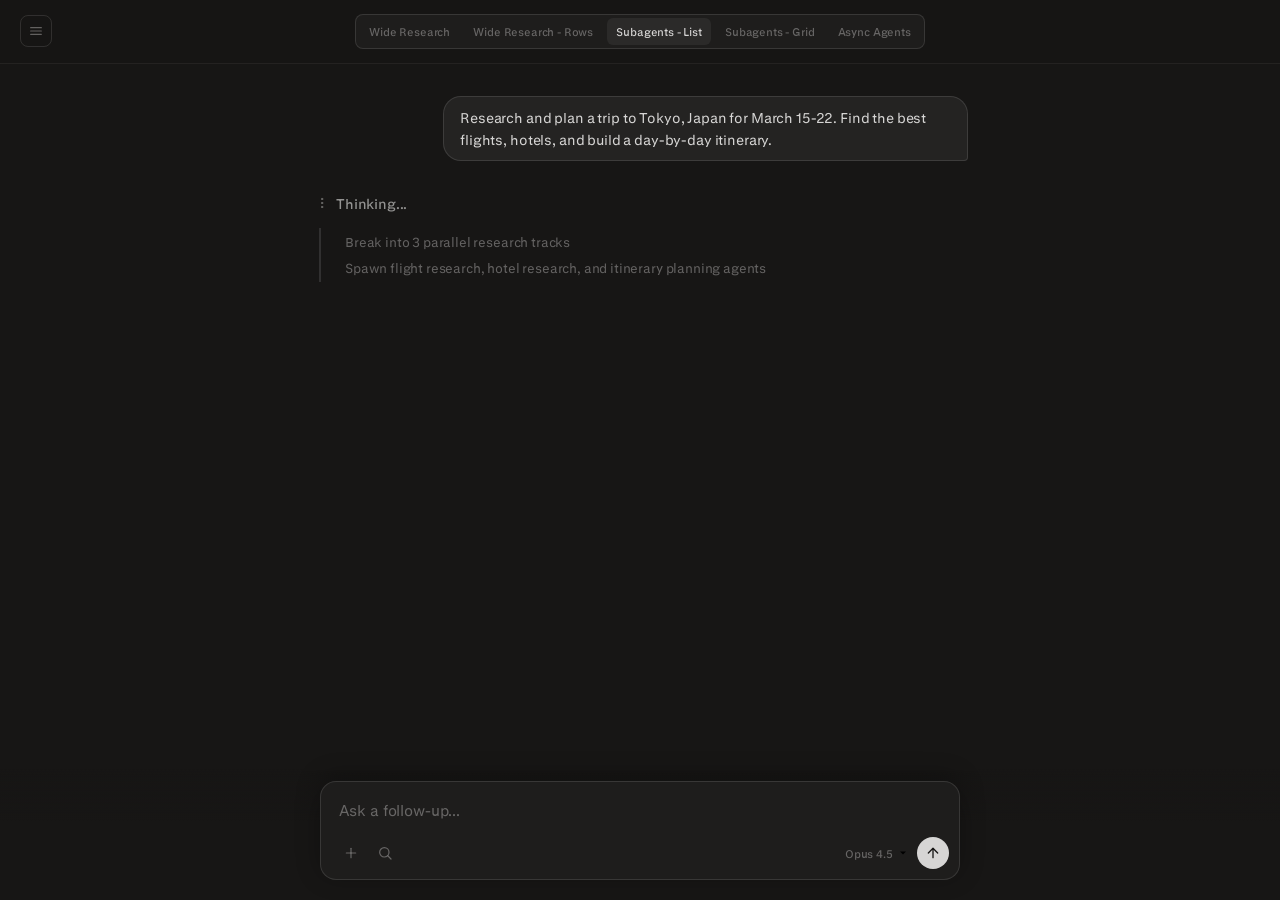
<file: asi.html>
<!DOCTYPE html>
<html lang="en" data-theme="dark">
<head>
  <meta charset="UTF-8">
  <meta name="viewport" content="width=device-width, initial-scale=1.0">
  <title>ASI — Subagents List</title>
  <link rel="stylesheet" href="css/styles.css">
  <link rel="stylesheet" href="css/theme.css">
  <style>
    *, *::before, *::after { margin: 0; padding: 0; box-sizing: border-box; }

    body {
      font-family: var(--font-body);
      letter-spacing: -0.01em;
      background: var(--bg);
      color: var(--text);
      line-height: 1.6;
      -webkit-font-smoothing: antialiased;
    }

    /* --- Nav Bar --- */
    .asi-topbar {
      position: fixed;
      top: 0;
      left: 0;
      right: 0;
      z-index: 100;
      display: flex;
      align-items: center;
      justify-content: center;
      padding: 0.85rem 1.25rem;
      background: color-mix(in srgb, var(--bg) 85%, transparent);
      backdrop-filter: blur(12px);
      -webkit-backdrop-filter: blur(12px);
      border-bottom: 1px solid var(--border-subtle);
    }
    .menu-btn {
      width: 32px; height: 32px;
      display: flex; align-items: center; justify-content: center;
      background: none; border: 1px solid var(--border);
      border-radius: 8px; cursor: pointer; padding: 0;
      transition: border-color 0.15s ease;
    }
    .menu-btn:hover { border-color: var(--text-muted); }
    .menu-btn svg {
      width: 16px; height: 16px;
      stroke: var(--text-muted); fill: none;
      stroke-width: 1.8; stroke-linecap: round; stroke-linejoin: round;
    }
    .menu-dropdown {
      position: absolute;
      top: calc(100% + 0.5rem); left: 0;
      background: var(--surface); border: 1px solid var(--border);
      border-radius: 10px; padding: 0.35rem;
      display: flex; flex-direction: column; min-width: 160px;
      opacity: 0; transform: translateY(-4px); pointer-events: none;
      transition: opacity 0.2s ease, transform 0.2s ease;
      box-shadow: 0 8px 24px rgba(0,0,0,0.4);
      z-index: 200;
    }
    .menu-dropdown.open { opacity: 1; transform: translateY(0); pointer-events: auto; }
    .menu-dropdown a {
      font-size: 0.78rem; font-weight: 500;
      color: var(--text-secondary); text-decoration: none;
      padding: 0.5rem 0.65rem; border-radius: 6px;
      transition: background 0.12s ease, color 0.12s ease;
    }
    .menu-dropdown a:hover { background: var(--surface-raised); color: var(--text); }

    /* View toggle */
    .view-toggle {
      display: flex;
      gap: 0.25rem;
      background: var(--surface);
      border: 1px solid var(--border);
      border-radius: 8px;
      padding: 0.2rem;
    }
    .view-toggle a {
      font-size: 0.68rem;
      font-weight: 500;
      color: var(--text-muted);
      text-decoration: none;
      padding: 0.3rem 0.6rem;
      border-radius: 6px;
      transition: color 0.15s ease, background 0.15s ease;
    }
    .view-toggle a:hover {
      color: var(--text-secondary);
    }
    .view-toggle a.active {
      background: var(--surface-raised);
      color: var(--text);
    }

    /* --- Layout --- */
    .asi-container {
      max-width: 720px;
      margin: 0 auto;
      padding: 6rem 2rem 12rem;
    }

    /* --- Phase visibility --- */
    .phase {
      opacity: 0;
      transform: translateY(8px);
      transition: opacity 0.5s ease, transform 0.5s ease;
      pointer-events: none;
    }
    .phase.visible {
      opacity: 1;
      transform: translateY(0);
      pointer-events: auto;
    }
    .phase + .phase {
      margin-top: 1.75rem;
    }

    /* --- Phase 1: Query (chat bubble) --- */
    .chat-bubble-row {
      display: flex;
      justify-content: flex-end;
    }
    .chat-bubble {
      background: var(--surface-raised);
      border: 1px solid var(--border);
      border-radius: 18px 18px 4px 18px;
      padding: 0.65rem 1rem;
      max-width: 80%;
      font-size: 0.88rem;
      font-weight: 400;
      line-height: 1.5;
      color: var(--text);
      letter-spacing: -0.01em;
    }

    /* --- Phase 2: Orchestrator --- */
    .orch-row {
      display: flex;
      align-items: center;
      gap: 0.5rem;
      font-size: 0.85rem;
      color: var(--text-secondary);
      padding: 0.3rem 0;
    }
    .orch-spinner {
      background: linear-gradient(90deg,
        var(--text-muted) 0%, var(--text-muted) 35%,
        var(--text) 50%,
        var(--text-muted) 65%, var(--text-muted) 100%);
      background-size: 300% 100%;
      -webkit-background-clip: text;
      background-clip: text;
      -webkit-text-fill-color: transparent;
      animation: textShimmer 2.4s linear infinite;
    }
    .orch-label {
      font-weight: 500;
    }
    .orch-plan {
      margin-top: 0.5rem;
      margin-left: 7px;
      padding-left: 1.5rem;
      border-left: 2px solid var(--border);
    }
    .orch-plan-step {
      font-size: 0.8rem;
      color: var(--text-muted);
      padding: 0.2rem 0;
      opacity: 0;
      transform: translateY(4px);
      transition: opacity 0.35s ease, transform 0.35s ease;
    }
    .orch-plan-step.visible {
      opacity: 1;
      transform: translateY(0);
    }

    /* --- Phase 3: Agent Swarm --- */
    .swarm-row {
      display: flex;
      align-items: center;
      gap: 0.5rem;
      padding: 0.45rem 0;
      font-size: 0.88rem;
      cursor: pointer;
      opacity: 0;
      transform: translateY(6px);
      transition: opacity 0.4s ease, transform 0.4s ease;
    }
    .swarm-row.visible { opacity: 1; transform: translateY(0); }
    .swarm-row.completed .swarm-role,
    .swarm-row.completed .swarm-task { opacity: 0.5; transition: opacity 0.5s ease; }
    .swarm-icon {
      width: 16px; height: 16px;
      flex-shrink: 0;
    }
    .swarm-icon svg {
      width: 16px; height: 16px;
      stroke: var(--text-muted);
      fill: none;
      stroke-width: 1.6;
      stroke-linecap: round;
      stroke-linejoin: round;
    }
    .swarm-role {
      font-weight: 600;
      color: var(--text);
      background: linear-gradient(90deg,
        var(--text) 0%, var(--text) 35%,
        var(--text-muted) 50%,
        var(--text) 65%, var(--text) 100%);
      background-size: 300% 100%;
      -webkit-background-clip: text;
      background-clip: text;
      -webkit-text-fill-color: transparent;
      animation: textShimmer 2.4s linear infinite;
    }
    .swarm-row.completed .swarm-role {
      background: none;
      -webkit-text-fill-color: var(--text);
      animation: none;
      opacity: 0.5;
    }
    .swarm-task {
      font-family: var(--font-mono);
      font-size: 0.8rem;
      color: var(--text-muted);
      background: linear-gradient(90deg,
        var(--text-muted) 0%, var(--text-muted) 35%,
        var(--text-secondary) 50%,
        var(--text-muted) 65%, var(--text-muted) 100%);
      background-size: 300% 100%;
      -webkit-background-clip: text;
      background-clip: text;
      -webkit-text-fill-color: transparent;
      animation: textShimmer 2.4s linear infinite;
    }
    .swarm-row.completed .swarm-task {
      background: none;
      -webkit-text-fill-color: var(--text-muted);
      animation: none;
      opacity: 0.5;
    }
    .swarm-spinner {
      background: linear-gradient(90deg,
        var(--text-muted) 0%, var(--text-muted) 35%,
        var(--text) 50%,
        var(--text-muted) 65%, var(--text-muted) 100%);
      background-size: 300% 100%;
      -webkit-background-clip: text;
      background-clip: text;
      -webkit-text-fill-color: transparent;
      animation: textShimmer 2.4s linear infinite;
    }
    .swarm-spinner-wrap {
      transition: opacity 0.3s ease;
    }
    .swarm-check {
      color: var(--green);
      font-weight: 600;
      font-size: 0.85rem;
      width: 16px;
      text-align: center;
      flex-shrink: 0;
      opacity: 0;
      position: absolute;
      top: 50%;
      transform: translateY(-50%);
      transition: opacity 0.3s ease;
    }
    .swarm-row {
      position: relative;
    }
    .swarm-row.completed .swarm-check { opacity: 1; }
    .swarm-row.completed .swarm-spinner-wrap { opacity: 0; }
    .swarm-chevron {
      width: 12px; height: 12px;
      stroke: var(--text-muted);
      fill: none;
      stroke-width: 2;
      stroke-linecap: round;
      stroke-linejoin: round;
      flex-shrink: 0;
      transition: transform 0.3s cubic-bezier(0.4, 0, 0.2, 1);
    }
    .swarm-row.expanded .swarm-chevron { transform: rotate(90deg); }

    /* --- Tool Execution (inside agent) --- */
    .agent-expand {
      margin-left: 7px;
      padding-left: 1.5rem;
      border-left: 2px solid var(--border);
      display: grid;
      grid-template-rows: 0fr;
      opacity: 0;
      transition: grid-template-rows 0.4s ease, opacity 0.35s ease, padding 0.4s ease;
      padding-top: 0;
      padding-bottom: 0;
    }
    .agent-expand > .agent-expand-inner {
      overflow: hidden;
    }
    .swarm-row.expanded + .agent-expand {
      grid-template-rows: 1fr;
      opacity: 1;
      padding-top: 0.4rem;
      padding-bottom: 0.5rem;
    }
    .tool-row {
      display: flex;
      align-items: center;
      gap: 0.45rem;
      padding: 0.3rem 0;
      font-size: 0.78rem;
      opacity: 0;
      transition: opacity 0.35s ease;
    }
    .tool-row.visible { opacity: 1; }
    .tool-name {
      font-family: var(--font-mono);
      font-weight: 500;
      color: var(--text-secondary);
    }
    .tool-arg {
      font-family: var(--font-mono);
      color: var(--text-muted);
    }
    .tool-spinner-wrap {
      transition: opacity 0.3s ease;
    }
    .tool-check {
      color: var(--green);
      font-weight: 600;
      font-size: 0.78rem;
      width: 14px;
      text-align: center;
      flex-shrink: 0;
      opacity: 0;
      position: absolute;
      top: 50%;
      transform: translateY(-50%);
      transition: opacity 0.3s ease;
    }
    .tool-row {
      position: relative;
    }
    .tool-row.completed .tool-check { opacity: 1; }
    .tool-row.completed .tool-spinner-wrap { opacity: 0; }
    .tool-output {
      font-family: var(--font-mono);
      font-size: 0.72rem;
      color: var(--text-muted);
      background: var(--surface);
      border-radius: 8px;
      padding: 0.65rem 0.85rem;
      margin: 0.3rem 0 0.5rem;
      line-height: 1.6;
      opacity: 0;
      transition: opacity 0.35s ease;
      white-space: pre-wrap;
    }
    .tool-output.visible { opacity: 1; }

    /* --- Phase 5: Synthesis --- */
    .synthesis-row {
      display: flex;
      align-items: center;
      gap: 0.5rem;
      padding: 0.4rem 0;
      font-size: 0.85rem;
      color: var(--text-secondary);
    }
    .synthesis-label {
      font-weight: 500;
      background: linear-gradient(90deg,
        var(--text-secondary) 0%, var(--text-secondary) 35%,
        var(--text) 50%,
        var(--text-secondary) 65%, var(--text-secondary) 100%);
      background-size: 300% 100%;
      -webkit-background-clip: text;
      background-clip: text;
      -webkit-text-fill-color: transparent;
      animation: textShimmer 2.4s linear infinite;
    }

    /* --- Phase 6: Answer (markdown-style) --- */
    .asi-answer {
      border-top: 1px solid var(--border);
      padding-top: 1.5rem;
    }
    .answer-text {
      font-size: 0.88rem;
      line-height: 1.75;
      color: var(--text-secondary);
    }
    .answer-text .word {
      display: inline;
      animation: wordReveal 0.25s ease-out forwards;
    }
    @keyframes wordReveal {
      from { opacity: 0; filter: blur(4px); }
      to   { opacity: 1; filter: blur(0); }
    }
    .answer-text h2 {
      font-size: 1.15rem;
      font-weight: 600;
      letter-spacing: -0.02em;
      color: var(--text);
      margin: 0 0 0.5rem;
    }
    .answer-text h3 {
      font-size: 0.92rem;
      font-weight: 600;
      color: var(--text);
      margin: 1.25rem 0 0.35rem;
    }
    .answer-text p {
      margin: 0.5rem 0;
    }
    .answer-text ul {
      margin: 0.4rem 0 0.75rem;
      padding-left: 1.25rem;
      list-style: none;
    }
    .answer-text li {
      margin: 0.5rem 0;
      color: var(--text-secondary);
      padding-left: 0.25rem;
      position: relative;
    }
    .answer-text li::before {
      content: '•';
      color: var(--text-muted);
      position: absolute;
      left: -1rem;
    }
    .answer-text code {
      font-family: var(--font-mono);
      font-size: 0.78rem;
      background: var(--surface);
      padding: 0.15rem 0.4rem;
      border-radius: 4px;
      color: var(--accent);
      border: 1px solid var(--border-subtle);
    }
    .answer-text em {
      color: var(--text-muted);
      font-style: italic;
    }
    .answer-text strong {
      color: var(--text);
      font-weight: 600;
    }
    .answer-text hr {
      border: none;
      border-top: 1px solid var(--border-subtle);
      margin: 1.25rem 0;
    }
    .answer-text blockquote {
      margin: 1rem 0;
      padding: 0.75rem 1rem;
      border-left: 3px solid var(--text-muted);
      background: var(--surface-raised);
      border-radius: 0 8px 8px 0;
      font-size: 0.85rem;
    }
    .answer-text blockquote p {
      margin: 0;
    }
    .answer-table {
      width: 100%;
      border-collapse: collapse;
      font-size: 0.78rem;
      margin: 0.75rem 0;
    }
    .answer-table th {
      text-align: left;
      font-weight: 500;
      color: var(--text-muted);
      font-size: 0.68rem;
      text-transform: uppercase;
      letter-spacing: 0.08em;
      padding: 0.4rem 0.5rem 0.4rem 0;
      border-bottom: 1px solid var(--border);
    }
    .answer-table td {
      padding: 0.45rem 0.5rem 0.45rem 0;
      border-bottom: 1px solid var(--border-subtle);
      color: var(--text-secondary);
    }
    .answer-table td:last-child, .answer-table th:last-child { text-align: right; padding-right: 0; }
    .answer-table .mono {
      font-family: var(--font-mono);
      font-size: 0.72rem;
    }
    .answer-table .status-ok {
      color: var(--green);
      font-weight: 500;
    }
    .answer-table .status-warn {
      color: var(--amber, #d4a07c);
      font-weight: 500;
    }

    /* --- Document Artifact --- */
    .doc-artifact {
      background: var(--surface);
      border: 1px solid var(--border);
      border-radius: 14px;
      overflow: hidden;
      transition: border-color 0.2s ease;
      cursor: pointer;
    }
    .doc-artifact:hover {
      border-color: var(--text-muted);
    }
    .doc-artifact-header {
      display: flex;
      align-items: center;
      gap: 0.65rem;
      padding: 0.85rem 1rem;
    }
    .doc-artifact-icon {
      width: 36px;
      height: 36px;
      border-radius: 8px;
      background: #2b579a;
      display: flex;
      align-items: center;
      justify-content: center;
      flex-shrink: 0;
    }
    .doc-artifact-icon svg {
      width: 18px;
      height: 18px;
      fill: #fff;
    }
    .doc-artifact-meta {
      flex: 1;
      min-width: 0;
    }
    .doc-artifact-title {
      font-size: 0.82rem;
      font-weight: 600;
      color: var(--text);
      line-height: 1.3;
    }
    .doc-artifact-subtitle {
      font-size: 0.68rem;
      color: var(--text-muted);
      margin-top: 0.1rem;
    }
    .doc-artifact-open {
      font-size: 0.68rem;
      font-weight: 500;
      color: var(--text-muted);
      padding: 0.3rem 0.6rem;
      border: 1px solid var(--border);
      border-radius: 6px;
      background: transparent;
      cursor: pointer;
      flex-shrink: 0;
      transition: color 0.15s ease, border-color 0.15s ease;
    }
    .doc-artifact-open:hover {
      color: var(--text-secondary);
      border-color: var(--text-muted);
    }

    /* --- Bottom Search Bar --- */
    .search-bar {
      position: fixed;
      bottom: 0;
      left: 0;
      right: 0;
      z-index: 100;
      padding: 0.75rem 1.25rem 1.25rem;
      background: linear-gradient(to top, var(--bg) 60%, transparent);
      display: flex;
      justify-content: center;
    }
    .search-bar-inner {
      width: 100%;
      max-width: 640px;
      background: var(--surface);
      border: 1px solid var(--border);
      border-radius: 16px;
      display: flex;
      flex-direction: column;
      box-shadow: 0 -4px 24px rgba(0,0,0,0.3);
    }
    .search-bar-input {
      flex: 1;
      padding: 0.9rem 1.1rem 0.5rem;
    }
    .search-bar-input input {
      width: 100%;
      border: none;
      background: transparent;
      font-family: var(--font-body);
      font-size: 0.92rem;
      color: var(--text);
      outline: none;
      letter-spacing: -0.01em;
    }
    .search-bar-input input::placeholder { color: var(--text-muted); }
    .search-bar-footer {
      display: flex;
      align-items: center;
      justify-content: space-between;
      padding: 0.45rem 0.6rem 0.6rem 1rem;
    }
    .search-bar-left {
      display: flex;
      align-items: center;
      gap: 0.35rem;
    }
    .search-bar-right {
      display: flex;
      align-items: center;
      gap: 0.5rem;
    }
    .sb-icon-btn {
      width: 28px; height: 28px;
      display: flex; align-items: center; justify-content: center;
      border: none; background: transparent;
      color: var(--text-muted);
      cursor: pointer;
      border-radius: 50%;
      padding: 0;
      transition: color 0.15s ease, background 0.15s ease;
    }
    .sb-icon-btn svg {
      width: 16px; height: 16px;
      stroke: currentColor; fill: none;
      stroke-width: 1.8; stroke-linecap: round; stroke-linejoin: round;
    }
    .sb-icon-btn:hover {
      color: var(--text-secondary);
      background: var(--surface-raised);
    }
    .sb-model {
      font-size: 0.68rem;
      font-weight: 500;
      color: var(--text-muted);
      display: flex;
      align-items: center;
      gap: 0.3rem;
      cursor: pointer;
    }
    .sb-submit {
      width: 32px; height: 32px; border-radius: 50%;
      background: var(--text);
      color: var(--bg);
      border: none;
      display: flex; align-items: center; justify-content: center;
      cursor: pointer;
      transition: opacity 0.15s ease;
      flex-shrink: 0;
    }
    .sb-submit svg {
      width: 16px; height: 16px;
      stroke: currentColor; fill: none;
      stroke-width: 2; stroke-linecap: round; stroke-linejoin: round;
    }
    .sb-submit:hover { opacity: 0.8; }

    /* --- Footer --- */
    .asi-footer {
      text-align: center;
      padding: 3rem 2rem;
      color: var(--text-muted);
      font-size: 0.72rem;
    }

    @keyframes textShimmer {
      0% { background-position: 200% 50%; }
      100% { background-position: -100% 50%; }
    }

    @media (max-width: 640px) {
      .asi-container { padding: 4rem 1.25rem 6rem; }
      .chat-bubble { font-size: 0.82rem; max-width: 92%; }
    }
  </style>
</head>
<body>

  <nav class="asi-topbar">
    <div style="position: absolute; left: 1.25rem; top: 50%; transform: translateY(-50%);">
      <button class="menu-btn" id="menu-btn" aria-label="Menu">
        <svg viewBox="0 0 24 24"><line x1="4" y1="7" x2="20" y2="7"/><line x1="4" y1="12" x2="20" y2="12"/><line x1="4" y1="17" x2="20" y2="17"/></svg>
      </button>
      <div class="menu-dropdown" id="menu-dropdown">
        <a href="index.html">Index</a>
        <a href="components.html">Components</a>
        <a href="streaming.html">Streaming</a>
        <a href="asi-v0-scope.html">Wide Research</a>
        <a href="asi-v0-rows.html">Wide Research - Rows</a>
        <a href="asi.html">Subagents - List</a>
        <a href="asi-mega.html">Subagents - Grid</a>
        <a href="asi-condensed.html">Condensed</a>
        <a href="asi-floating.html">Floating Agents</a>
        <a href="asi-async.html">Async Agents</a>
        <a href="asi-async-v2.html">Workspace</a>
      </div>
    </div>
    <div class="view-toggle">
      <a href="asi-v0-scope.html">Wide Research</a>
      <a href="asi-v0-rows.html">Wide Research - Rows</a>
      <a href="asi.html" class="active">Subagents - List</a>
      <a href="asi-mega.html">Subagents - Grid</a>
      <a href="asi-async.html">Async Agents</a>
    </div>
  </nav>

  <div class="asi-container">

    <!-- Phase 1: Query -->
    <div class="phase" id="phase-query">
      <div class="chat-bubble-row">
        <div class="chat-bubble">Research and plan a trip to Tokyo, Japan for March 15-22. Find the best flights, hotels, and build a day-by-day itinerary.</div>
      </div>
    </div>

    <!-- Phase 2: Orchestrator -->
    <div class="phase" id="phase-orch">
      <div class="orch-row">
        <span class="orch-spinner loader text-spinner sm" data-spinner="braille" style="font-size:0.85rem; width:16px; height:16px;"></span>
        <span class="orch-label">Thinking...</span>
      </div>
      <div class="orch-plan" id="orch-plan">
        <div class="orch-plan-step" id="orch-step-1">Break into 3 parallel research tracks</div>
        <div class="orch-plan-step" id="orch-step-2">Spawn flight research, hotel research, and itinerary planning agents</div>
      </div>
    </div>

    <!-- Phase 3: Agent Swarm -->
    <div class="phase visible" id="phase-swarm" style="opacity:1; transform:none;">
      <!-- Agent 1: Flight Research -->
      <div class="swarm-row" id="agent-1" onclick="this.classList.toggle('expanded')">
        <span class="swarm-spinner-wrap"><span class="swarm-spinner loader text-spinner sm" data-spinner="braille" style="font-size:0.85rem; width:16px; height:16px;"></span></span>
        <span class="swarm-check">&#x2713;</span>
        <span class="swarm-icon"><svg viewBox="0 0 24 24"><path d="M17.8 19.2L16 11l3.5-3.5C21 6 21.5 4 21 3c-1-.5-3 0-4.5 1.5L13 8 4.8 6.2c-.5-.1-.9.1-1.1.5l-.3.5c-.2.4-.1.9.3 1.1l5.5 3.2-2.7 2.7-2.1-.4c-.3-.1-.7 0-.9.2l-.4.4 2.8 1.5 1.5 2.8.4-.4c.2-.2.3-.6.2-.9l-.4-2.1 2.7-2.7 3.2 5.5c.2.4.7.5 1.1.3l.5-.3c.4-.2.6-.6.5-1.1z"/></svg></span>
        <span class="swarm-role">Flight Research</span>
        <span class="swarm-task">Searching flights to Tokyo</span>
        <svg class="swarm-chevron" viewBox="0 0 24 24"><polyline points="9 6 15 12 9 18"/></svg>
      </div>
      <div class="agent-expand" id="agent-1-expand">
        <div class="agent-expand-inner">
          <div class="tool-row" id="tool-1-1">
            <span class="tool-spinner-wrap"><span class="loader text-spinner sm" data-spinner="braille" style="font-size:0.75rem; color: var(--text-muted); width:14px; height:14px;"></span></span>
            <span class="tool-check">&#x2713;</span>
            <span class="tool-name">Searching direct flights</span>
            <span class="tool-arg">ORD → NRT, Mar 15-22</span>
          </div>
          <div class="tool-output" id="tool-1-1-output">Found 8 direct flights:
ANA NH11 — depart 11:30 AM, arrive 3:15 PM+1 — $1,240 RT
JAL JL009 — depart 12:05 PM, arrive 3:50 PM+1 — $1,185 RT
United UA881 — depart 10:15 AM, arrive 2:00 PM+1 — $1,095 RT</div>
          <div class="tool-row" id="tool-1-2">
            <span class="tool-spinner-wrap"><span class="loader text-spinner sm" data-spinner="braille" style="font-size:0.75rem; color: var(--text-muted); width:14px; height:14px;"></span></span>
            <span class="tool-check">&#x2713;</span>
            <span class="tool-name">Comparing airline prices</span>
            <span class="tool-arg">economy + premium economy across 5 carriers</span>
          </div>
          <div class="tool-row" id="tool-1-3">
            <span class="tool-spinner-wrap"><span class="loader text-spinner sm" data-spinner="braille" style="font-size:0.75rem; color: var(--text-muted); width:14px; height:14px;"></span></span>
            <span class="tool-check">&#x2713;</span>
            <span class="tool-name">Checking layover options</span>
            <span class="tool-arg">one-stop via Seoul, Taipei for savings</span>
          </div>
        </div>
      </div>

      <!-- Agent 2: Hotel Research -->
      <div class="swarm-row" id="agent-2" onclick="this.classList.toggle('expanded')">
        <span class="swarm-spinner-wrap"><span class="swarm-spinner loader text-spinner sm" data-spinner="braille" style="font-size:0.85rem; width:16px; height:16px;"></span></span>
        <span class="swarm-check">&#x2713;</span>
        <span class="swarm-icon"><svg viewBox="0 0 24 24"><path d="M3 21h18"/><path d="M5 21V7l8-4v18"/><path d="M19 21V11l-6-4"/><path d="M9 9h1"/><path d="M9 13h1"/><path d="M9 17h1"/></svg></span>
        <span class="swarm-role">Hotel Research</span>
        <span class="swarm-task">Finding hotels in Tokyo</span>
        <svg class="swarm-chevron" viewBox="0 0 24 24"><polyline points="9 6 15 12 9 18"/></svg>
      </div>
      <div class="agent-expand" id="agent-2-expand">
        <div class="agent-expand-inner">
          <div class="tool-row" id="tool-2-1">
            <span class="tool-spinner-wrap"><span class="loader text-spinner sm" data-spinner="braille" style="font-size:0.75rem; color: var(--text-muted); width:14px; height:14px;"></span></span>
            <span class="tool-check">&#x2713;</span>
            <span class="tool-name">Searching hotels in Shinjuku</span>
            <span class="tool-arg">Mar 15-22, 2 guests, top-rated</span>
          </div>
          <div class="tool-output" id="tool-2-1-output">12 hotels found in Shinjuku area:
Park Hyatt Tokyo — $420/night ★ 4.8 (Lost in Translation vibes)
Hotel Gracery Shinjuku — $165/night ★ 4.5 (Godzilla head!)
Keio Plaza Hotel — $195/night ★ 4.4 (reliable, great transit access)</div>
          <div class="tool-row" id="tool-2-2">
            <span class="tool-spinner-wrap"><span class="loader text-spinner sm" data-spinner="braille" style="font-size:0.75rem; color: var(--text-muted); width:14px; height:14px;"></span></span>
            <span class="tool-check">&#x2713;</span>
            <span class="tool-name">Comparing ratings and prices</span>
            <span class="tool-arg">Shinjuku vs Shibuya vs Asakusa neighborhoods</span>
          </div>
          <div class="tool-row" id="tool-2-3">
            <span class="tool-spinner-wrap"><span class="loader text-spinner sm" data-spinner="braille" style="font-size:0.75rem; color: var(--text-muted); width:14px; height:14px;"></span></span>
            <span class="tool-check">&#x2713;</span>
            <span class="tool-name">Checking March availability</span>
            <span class="tool-arg">cherry blossom season demand + cancellation policies</span>
          </div>
        </div>
      </div>

      <!-- Agent 3: Itinerary Planning -->
      <div class="swarm-row" id="agent-3" onclick="this.classList.toggle('expanded')">
        <span class="swarm-spinner-wrap"><span class="swarm-spinner loader text-spinner sm" data-spinner="braille" style="font-size:0.85rem; width:16px; height:16px;"></span></span>
        <span class="swarm-check">&#x2713;</span>
        <span class="swarm-icon"><svg viewBox="0 0 24 24"><rect x="3" y="4" width="18" height="18" rx="2" ry="2"/><line x1="16" y1="2" x2="16" y2="6"/><line x1="8" y1="2" x2="8" y2="6"/><line x1="3" y1="10" x2="21" y2="10"/></svg></span>
        <span class="swarm-role">Itinerary Planning</span>
        <span class="swarm-task">Building day-by-day plan</span>
        <svg class="swarm-chevron" viewBox="0 0 24 24"><polyline points="9 6 15 12 9 18"/></svg>
      </div>
      <div class="agent-expand" id="agent-3-expand">
        <div class="agent-expand-inner">
          <div class="tool-row" id="tool-3-1">
            <span class="tool-spinner-wrap"><span class="loader text-spinner sm" data-spinner="braille" style="font-size:0.75rem; color: var(--text-muted); width:14px; height:14px;"></span></span>
            <span class="tool-check">&#x2713;</span>
            <span class="tool-name">Building day-by-day schedule</span>
            <span class="tool-arg">7 days covering major neighborhoods</span>
          </div>
          <div class="tool-row" id="tool-3-2">
            <span class="tool-spinner-wrap"><span class="loader text-spinner sm" data-spinner="braille" style="font-size:0.75rem; color: var(--text-muted); width:14px; height:14px;"></span></span>
            <span class="tool-check">&#x2713;</span>
            <span class="tool-name">Finding top restaurants</span>
            <span class="tool-arg">sushi, ramen, izakaya — reservations for March</span>
          </div>
          <div class="tool-row" id="tool-3-3">
            <span class="tool-spinner-wrap"><span class="loader text-spinner sm" data-spinner="braille" style="font-size:0.75rem; color: var(--text-muted); width:14px; height:14px;"></span></span>
            <span class="tool-check">&#x2713;</span>
            <span class="tool-name">Optimizing travel routes</span>
            <span class="tool-arg">JR Pass vs Suica, minimizing transit time</span>
          </div>
        </div>
      </div>
    </div>

    <!-- Phase 5: Synthesis -->
    <div class="phase" id="phase-synthesis">
      <div class="synthesis-row">
        <span class="orch-spinner loader text-spinner sm" data-spinner="braille" style="font-size:0.85rem; width:16px; height:16px;" id="synth-spinner"></span>
        <span class="synthesis-label" id="synth-label">Synthesizing results from 3 agents...</span>
      </div>
    </div>

    <!-- Phase 6: Answer -->
    <div class="phase" id="phase-answer">
      <div class="asi-answer">
        <div class="answer-text" id="answer-output"></div>
      </div>
    </div>

    <!-- Phase 7: Document Artifact -->
    <div class="phase" id="phase-doc">
      <div class="doc-artifact">
        <div class="doc-artifact-header">
          <div class="doc-artifact-icon">
            <svg viewBox="0 0 24 24" xmlns="http://www.w3.org/2000/svg"><path d="M6 2C4.9 2 4 2.9 4 4v16c0 1.1.9 2 2 2h12c1.1 0 2-.9 2-2V8l-6-6H6zm7 1.5L18.5 9H13V3.5zM7 13h10v1.5H7V13zm0 3h10v1.5H7V16zm0 3h7v1.5H7V19zm0-9h4v1.5H7V10z"/></svg>
          </div>
          <div class="doc-artifact-meta">
            <div class="doc-artifact-title">Tokyo Trip Plan — Complete Itinerary</div>
            <div class="doc-artifact-subtitle">Document &middot; 7 days &middot; flights, hotels, activities</div>
          </div>
          <button class="doc-artifact-open">Open</button>
        </div>
      </div>
    </div>

  </div>

  <div class="search-bar">
    <div class="search-bar-inner">
      <div class="search-bar-input">
        <input type="text" placeholder="Ask a follow-up...">
      </div>
      <div class="search-bar-footer">
        <div class="search-bar-left">
          <button class="sb-icon-btn" title="Attach">
            <svg viewBox="0 0 24 24"><line x1="12" y1="5" x2="12" y2="19"/><line x1="5" y1="12" x2="19" y2="12"/></svg>
          </button>
          <button class="sb-icon-btn" title="Search">
            <svg viewBox="0 0 24 24"><circle cx="11" cy="11" r="7"/><line x1="16.5" y1="16.5" x2="21" y2="21"/></svg>
          </button>
        </div>
        <div class="search-bar-right">
          <span class="sb-model">Opus 4.5 <svg viewBox="0 0 24 24" style="width:12px; height:12px;"><polyline points="6 9 12 15 18 9"/></svg></span>
          <button class="sb-submit">
            <svg viewBox="0 0 24 24"><line x1="12" y1="19" x2="12" y2="5"/><polyline points="5 12 12 5 19 12"/></svg>
          </button>
        </div>
      </div>
    </div>
  </div>

  <script src="js/main.js"></script>
  <script>
    // --- Timeline Engine ---
    const timers = [];

    function schedule(delay, fn) {
      timers.push(setTimeout(fn, delay));
    }

    function clearAll() {
      timers.forEach(t => clearTimeout(t));
      timers.length = 0;
    }

    // --- Auto-scroll (disabled) ---
    let autoScroll = true;
    function scrollIntoView(el) { }

    function show(id) {
      const el = document.getElementById(id);
      if (el) { el.classList.add('visible'); scrollIntoView(el); }
    }

    function completeAgent(id) {
      const el = document.getElementById(id);
      if (el) el.classList.add('completed');
    }

    function completeTool(id) {
      const el = document.getElementById(id);
      if (el) el.classList.add('completed', 'visible');
    }

    // --- Blur-reveal word streamer ---
    function streamWords(elId, html, delay, callback) {
      const el = document.getElementById(elId);
      el.innerHTML = html;

      const wordSpans = [];
      const walker = document.createTreeWalker(el, NodeFilter.SHOW_TEXT, null);
      const textNodes = [];
      while (walker.nextNode()) textNodes.push(walker.currentNode);

      textNodes.forEach(node => {
        const words = node.textContent.split(/(\s+)/);
        if (words.length <= 1 && !node.textContent.trim()) return;
        const frag = document.createDocumentFragment();
        words.forEach(w => {
          if (!w) return;
          if (/^\s+$/.test(w)) {
            frag.appendChild(document.createTextNode(w));
          } else {
            const span = document.createElement('span');
            span.className = 'word';
            span.style.opacity = '0';
            span.textContent = w;
            frag.appendChild(span);
            wordSpans.push(span);
          }
        });
        node.parentNode.replaceChild(frag, node);
      });

      let i = 0;
      function tick() {
        if (i >= wordSpans.length) { if (callback) callback(); return; }
        wordSpans[i].style.opacity = '';
        wordSpans[i].style.animation = 'wordReveal 0.25s ease-out forwards';
        i++;
        schedule(delay, tick);
      }
      tick();
    }

    // --- Answer content ---
    const ANSWER_HTML = `<h2>Tokyo Trip Plan — March 15-22</h2>
<p>After researching flights, hotels, and attractions across Tokyo, here's your complete travel plan for <strong>7 nights in Tokyo</strong> during early cherry blossom season.</p>
<h3>Flights</h3>
<ul>
<li><strong>Outbound:</strong> ANA NH11 — Mar 15, depart 11:30 AM ORD → arrive 3:15 PM NRT (Mar 16). <em>Direct, 13h 45m.</em></li>
<li><strong>Return:</strong> ANA NH12 — Mar 22, depart 5:30 PM NRT → arrive 3:45 PM ORD (same day). <em>Direct, 12h 15m.</em></li>
<li><strong>Price:</strong> $1,240 round trip per person (economy). Premium economy available at $1,890.</li>
</ul>
<h3>Hotel</h3>
<ul>
<li><strong>Hotel Gracery Shinjuku</strong> — 7 nights at $165/night ($1,155 total). Rated 4.5 stars, steps from Shinjuku Station, famous Godzilla head on the roof terrace. Free cancellation until Mar 8.</li>
</ul>
<h3>Day-by-Day Itinerary</h3>
<table class="answer-table">
<thead><tr><th>Day</th><th>Area</th><th>Highlights</th><th>Meals</th></tr></thead>
<tbody>
<tr><td class="mono">Mar 16</td><td>Shinjuku</td><td>Arrive & settle in, explore Kabukicho</td><td>Omoide Yokocho (yakitori alley)</td></tr>
<tr><td class="mono">Mar 17</td><td>Asakusa + Ueno</td><td>Senso-ji, Nakamise, Ueno Park</td><td>Sometaro (okonomiyaki)</td></tr>
<tr><td class="mono">Mar 18</td><td>Shibuya + Harajuku</td><td>Meiji Shrine, Takeshita St, Shibuya Crossing</td><td>Afuri (yuzu ramen)</td></tr>
<tr><td class="mono">Mar 19</td><td>Tsukiji + Ginza</td><td>Outer market, teamLab Borderless, shopping</td><td>Sushi Dai (omakase)</td></tr>
<tr><td class="mono">Mar 20</td><td>Day trip: Kamakura</td><td>Great Buddha, Hase-dera, Enoshima Island</td><td>Matsubara-an (soba)</td></tr>
<tr><td class="mono">Mar 21</td><td>Akihabara + Yanaka</td><td>Electronics, manga, old-town Tokyo stroll</td><td>Kanda Matsuya (udon)</td></tr>
<tr><td class="mono">Mar 22</td><td>Shinjuku</td><td>Gyoen cherry blossoms (if blooming), depart</td><td class="status-ok">Flight 5:30 PM</td></tr>
</tbody>
</table>
<h3>Budget Summary</h3>
<blockquote><p>Flights: <strong>$1,240</strong> + Hotel: <strong>$1,155</strong> + JR Pass (7-day): <strong>$200</strong> + Food & activities: <strong>~$700</strong> = <strong>~$3,295 total per person</strong>. Cherry blossom season typically starts mid-to-late March in Tokyo — you may catch early blooms at Shinjuku Gyoen and Ueno Park.</p></blockquote>`;


    function expandAgent(id) {
      const el = document.getElementById(id);
      el.classList.add('expanded');
      scrollIntoView(el);
    }
    function collapseAgent(id) {
      document.getElementById(id).classList.remove('expanded');
    }

    // --- Run the experience ---
    function run() {
      clearAll();
      autoScroll = true;
      window.scrollTo({ top: 0, behavior: 'smooth' });
      document.querySelectorAll('.phase').forEach(el => {
        el.classList.remove('visible');
        el.style.opacity = '';
        el.style.transform = '';
      });
      document.querySelectorAll('.swarm-row').forEach(el => {
        el.classList.remove('visible', 'completed', 'expanded');
      });
      document.querySelectorAll('.tool-row').forEach(el => {
        el.classList.remove('visible', 'completed');
      });
      document.querySelectorAll('.tool-output').forEach(el => {
        el.classList.remove('visible');
      });
      document.querySelectorAll('.orch-plan-step').forEach(el => {
        el.classList.remove('visible');
      });
      const answerEl = document.getElementById('answer-output');
      answerEl.innerHTML = '';
      const synthSpinner = document.getElementById('synth-spinner');
      synthSpinner.style.display = '';
      const synthLabel = document.getElementById('synth-label');
      synthLabel.textContent = 'Synthesizing results from 3 agents...';
      synthLabel.style.background = '';
      synthLabel.style.webkitBackgroundClip = '';
      synthLabel.style.backgroundClip = '';
      synthLabel.style.webkitTextFillColor = '';
      synthLabel.style.animation = '';
      synthLabel.className = 'synthesis-label';

      // ========== PHASE 1: Query (instant) ==========
      show('phase-query');

      // ========== PHASE 2: Orchestrator (instant) ==========
      show('phase-orch');
      show('orch-step-1');
      show('orch-step-2');

      // ========== PHASE 3: Agents spawn (1.2s) ==========
      schedule(1200, () => { show('phase-swarm'); document.getElementById('agent-1').classList.add('visible'); });
      schedule(1800, () => document.getElementById('agent-2').classList.add('visible'));
      schedule(2400, () => document.getElementById('agent-3').classList.add('visible'));

      // ========== Agent 1 expands (5s) ==========
      schedule(5000, () => {
        expandAgent('agent-1');
        schedule(400, () => show('tool-1-1'));
        schedule(1200, () => show('tool-1-1-output'));
        schedule(2200, () => { completeTool('tool-1-1'); show('tool-1-2'); });
        schedule(3800, () => { completeTool('tool-1-2'); show('tool-1-3'); });
        schedule(5200, () => completeTool('tool-1-3'));
      });

      // ========== Agent 2 expands (7s) ==========
      schedule(7000, () => {
        expandAgent('agent-2');
        schedule(400, () => show('tool-2-1'));
        schedule(1200, () => show('tool-2-1-output'));
        schedule(2200, () => { completeTool('tool-2-1'); show('tool-2-2'); });
        schedule(3600, () => { completeTool('tool-2-2'); show('tool-2-3'); });
        schedule(5000, () => completeTool('tool-2-3'));
      });

      // ========== Agent 3 expands (9s) ==========
      schedule(9000, () => {
        expandAgent('agent-3');
        schedule(400, () => show('tool-3-1'));
        schedule(2200, () => { completeTool('tool-3-1'); show('tool-3-2'); });
        schedule(3800, () => { completeTool('tool-3-2'); show('tool-3-3'); });
        schedule(5200, () => completeTool('tool-3-3'));
      });

      // ========== Agents complete (12-15s) ==========
      schedule(12000, () => completeAgent('agent-1'));
      schedule(13200, () => completeAgent('agent-2'));
      schedule(14500, () => completeAgent('agent-3'));

      // ========== PHASE 5: Synthesis (15.5s) ==========
      schedule(15500, () => show('phase-synthesis'));
      schedule(18500, () => {
        synthSpinner.style.display = 'none';
        synthLabel.textContent = 'Synthesis complete — 3 agents, 9 tools, full itinerary ready';
        synthLabel.style.background = 'none';
        synthLabel.style.webkitTextFillColor = 'var(--green-text)';
        synthLabel.style.animation = 'none';
      });

      // ========== PHASE 6: Answer streams (19.5s) ==========
      schedule(19500, () => {
        show('phase-answer');
        schedule(500, () => {
          streamWords('answer-output', ANSWER_HTML, 20, () => {
            schedule(100, () => show('phase-doc'));
          });
        });
      });

      // ========== REPLAY (43s) ==========
      schedule(43000, () => run());
    }

    run();

    // --- Menu toggle ---
    const menuBtn = document.getElementById('menu-btn');
    const menuDropdown = document.getElementById('menu-dropdown');
    menuBtn.addEventListener('click', (e) => {
      e.stopPropagation();
      menuDropdown.classList.toggle('open');
    });
    document.addEventListener('click', () => {
      menuDropdown.classList.remove('open');
    });
  </script>
</body>
</html>
</file>
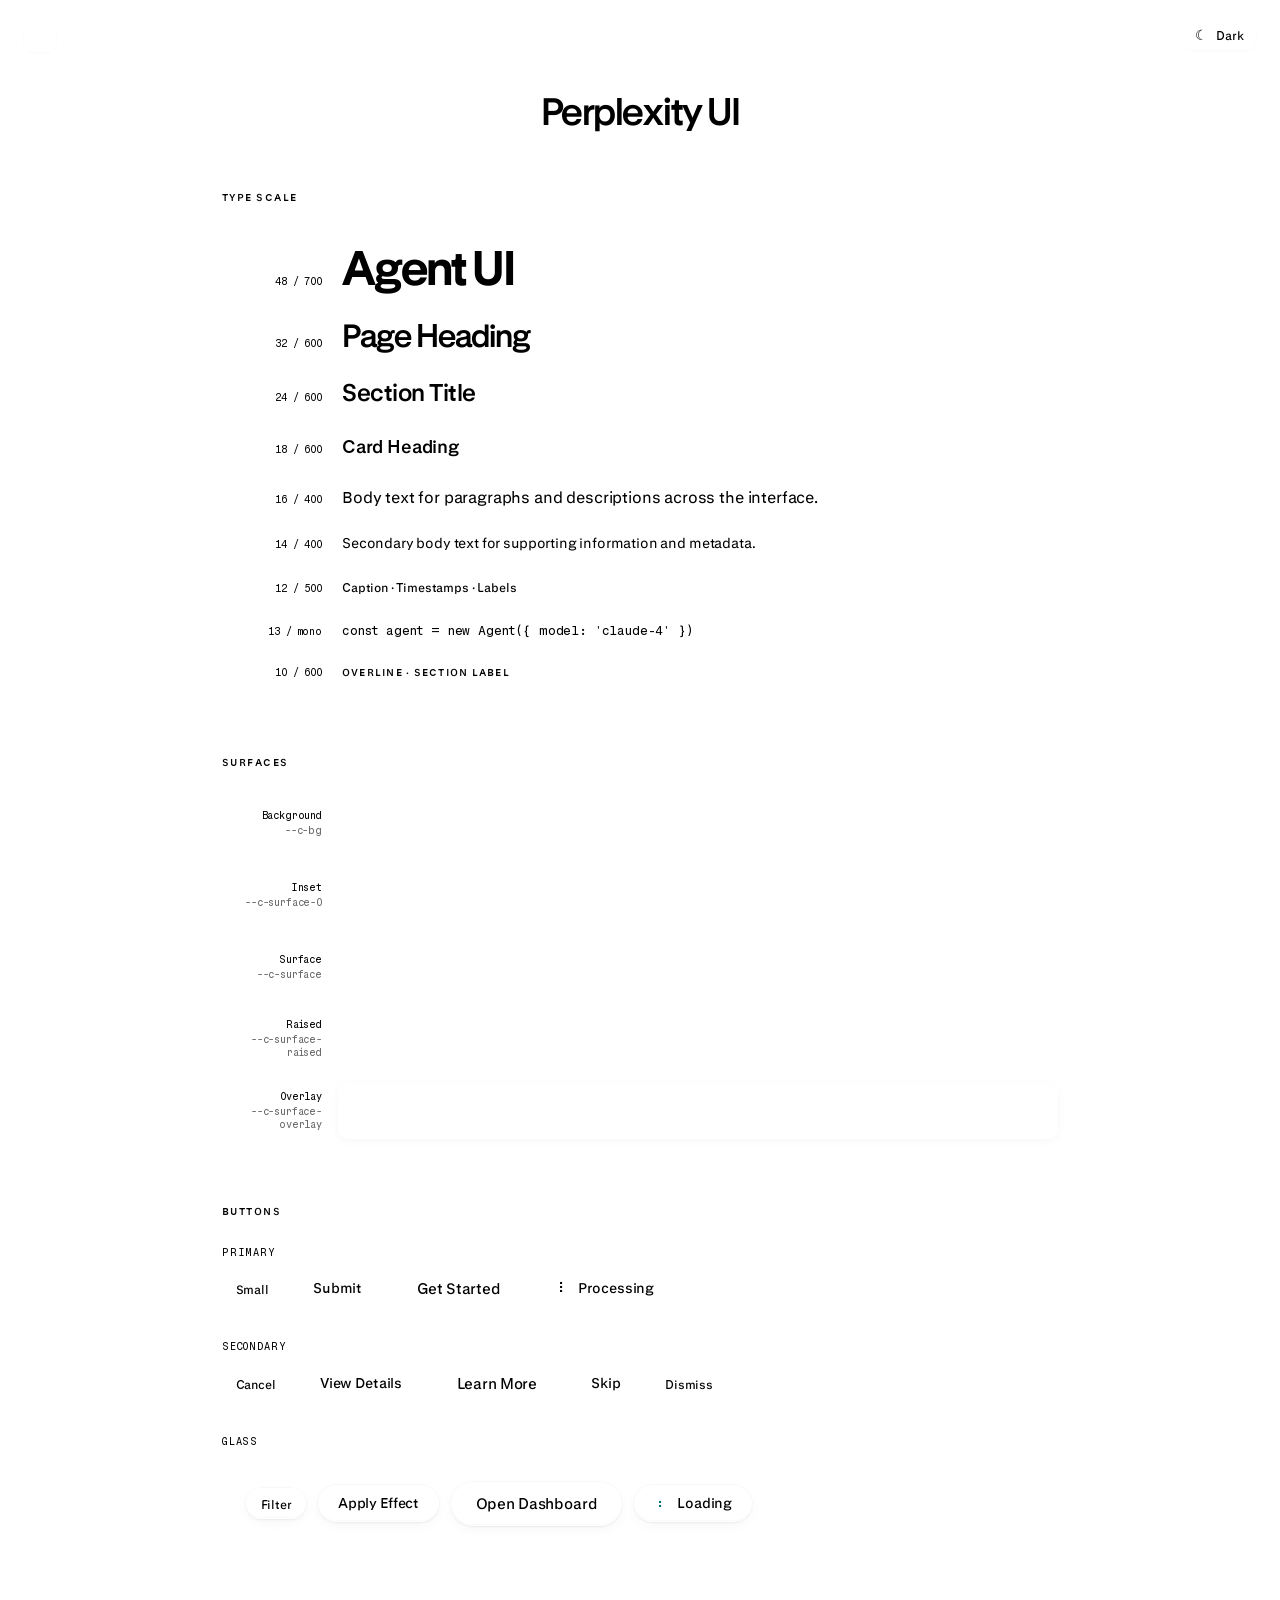
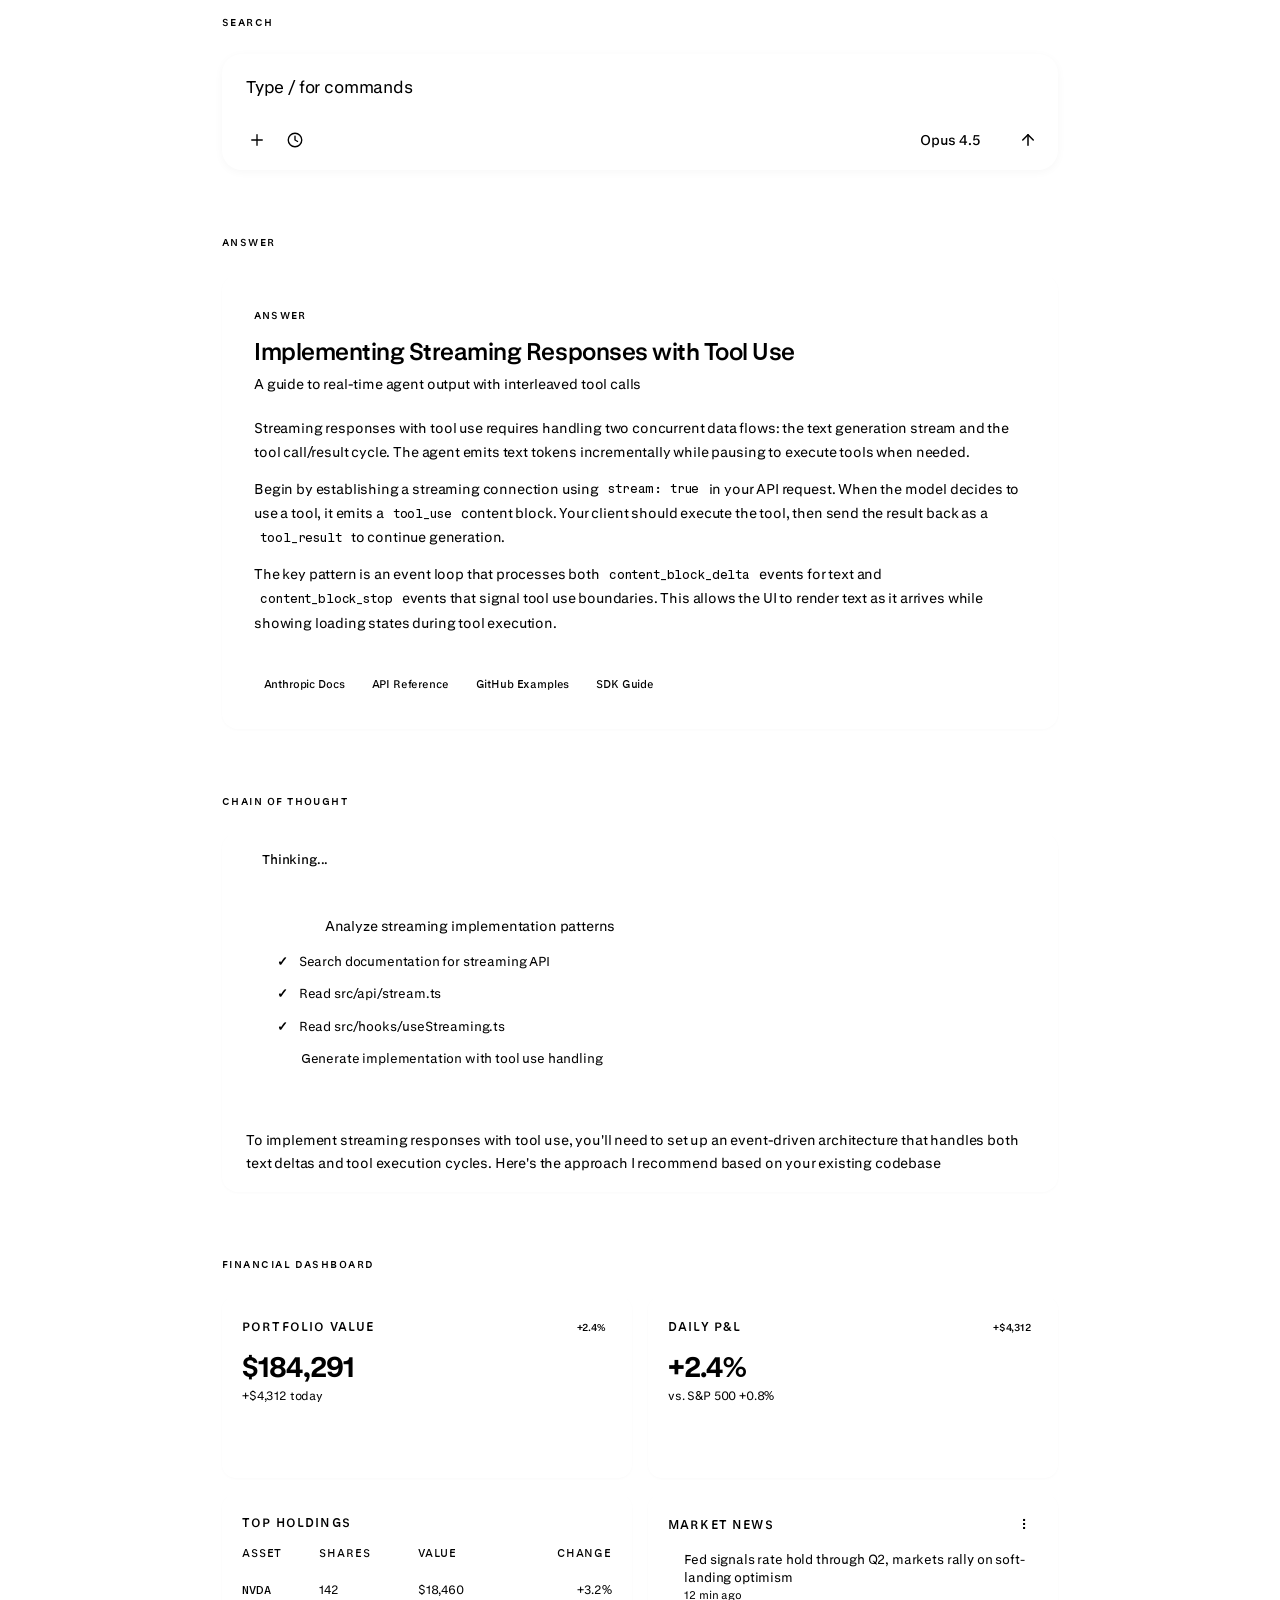
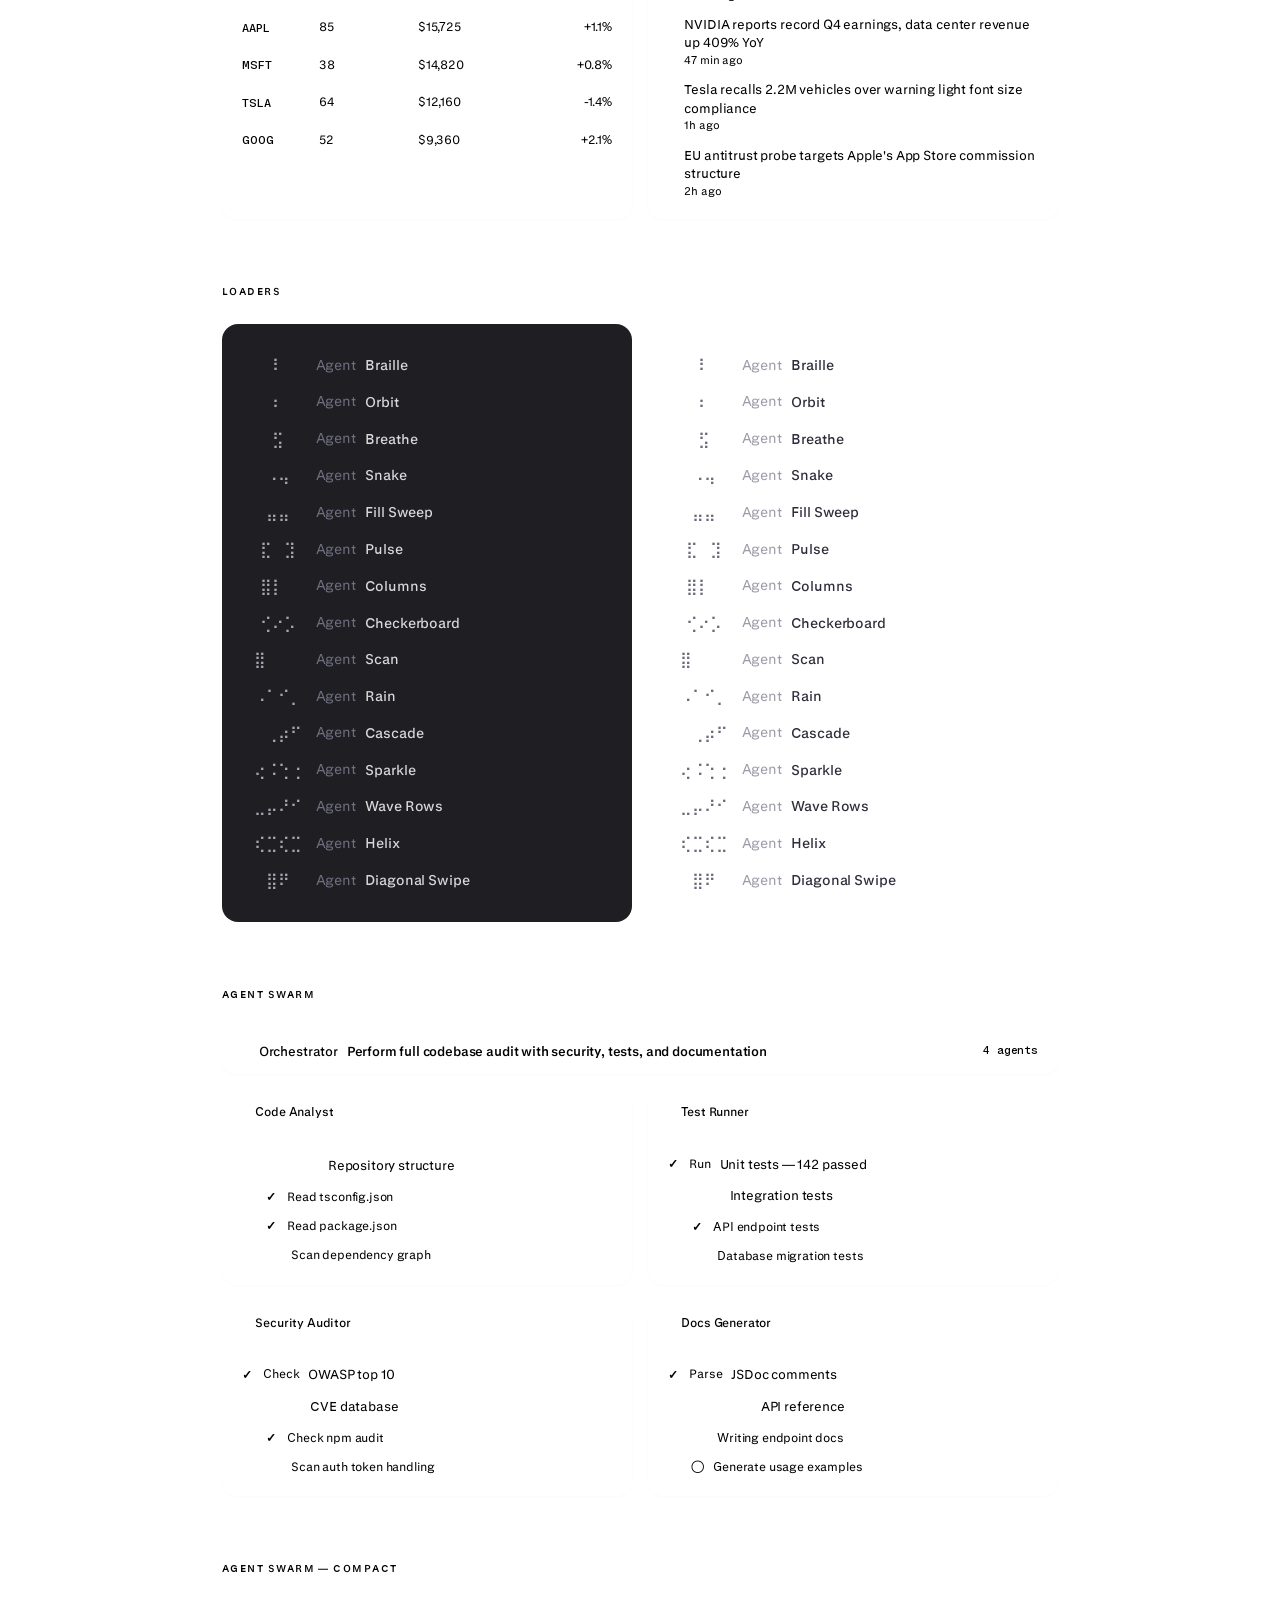
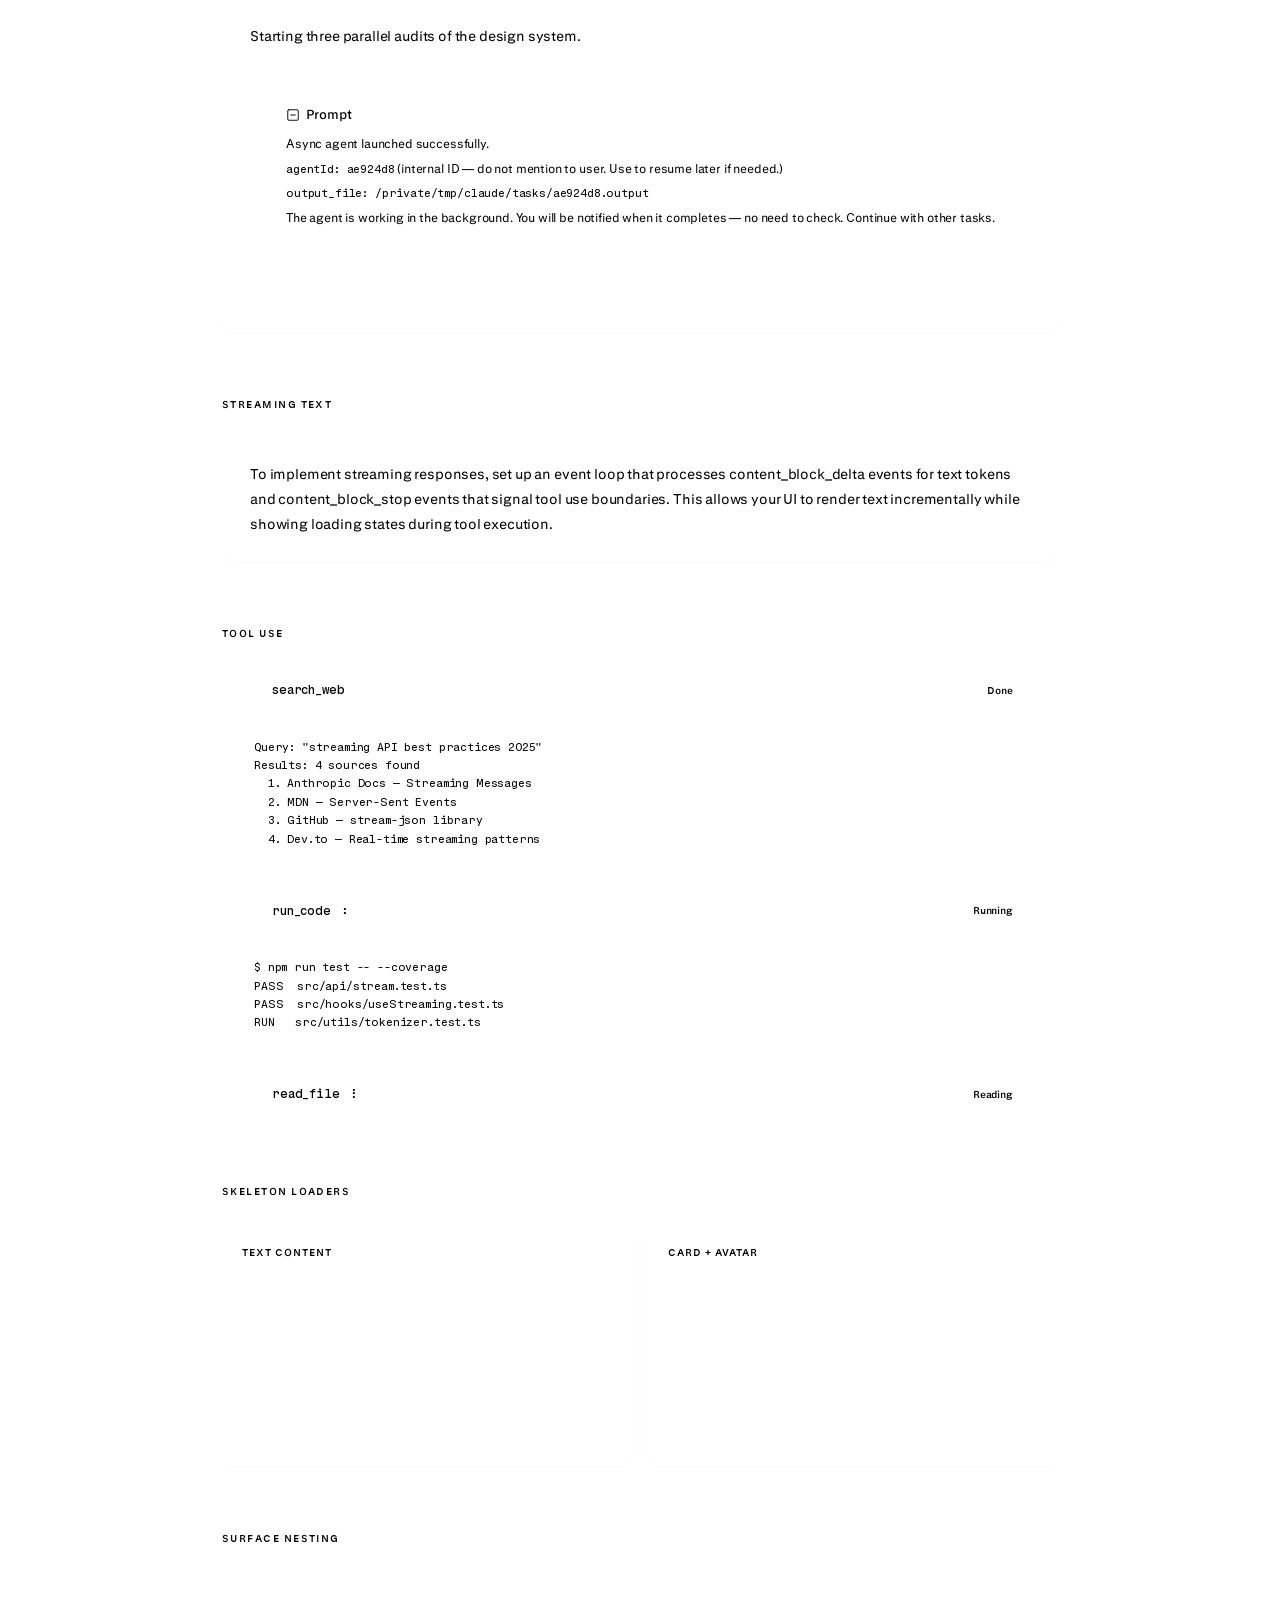
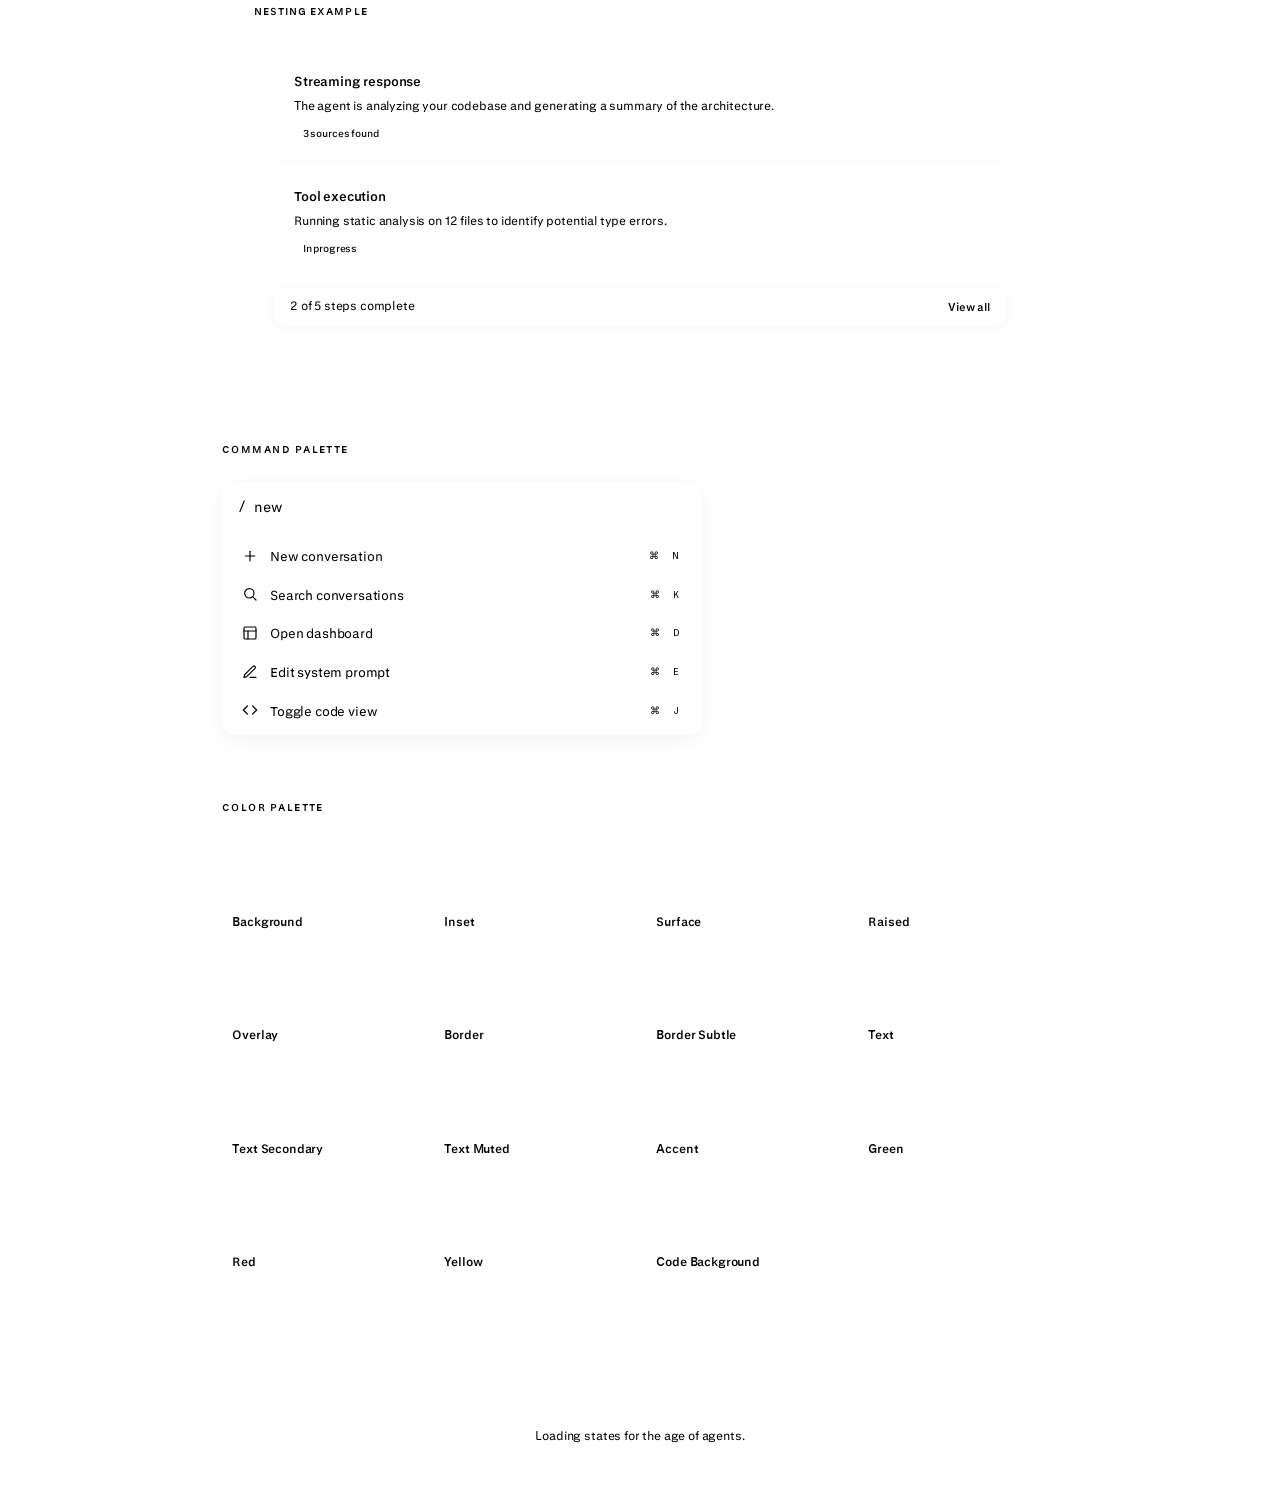
<file: components.html>
<!DOCTYPE html>
<html lang="en" data-theme="light">
<head>
  <meta charset="UTF-8">
  <meta name="viewport" content="width=device-width, initial-scale=1.0">
  <title>Perplexity UI</title>
  <link rel="stylesheet" href="css/styles.css">
  <link rel="stylesheet" href="css/theme.css">
  <style>
    /* ==========================================
       Base
       ========================================== */
    body.comp-page {
      font-family: var(--font-body);
      letter-spacing: -0.01em;
      background: var(--c-bg);
      color: var(--c-text);
      line-height: 1.6;
      -webkit-font-smoothing: antialiased;
      margin: 0;
      transition: background 0.3s ease, color 0.3s ease;
    }

    /* ==========================================
       Hamburger Menu
       ========================================== */
    .menu-btn {
      position: fixed;
      top: 1.25rem;
      left: 1.5rem;
      z-index: 100;
      width: 32px; height: 32px;
      display: flex; align-items: center; justify-content: center;
      background: var(--c-surface); border: 1px solid var(--c-border);
      border-radius: 8px; cursor: pointer; padding: 0;
      box-shadow: var(--shadow-sm);
      transition: border-color 0.15s ease;
    }
    .menu-btn:hover { border-color: var(--c-accent); }
    .menu-btn svg {
      width: 16px; height: 16px;
      stroke: var(--c-text-muted); fill: none;
      stroke-width: 1.8; stroke-linecap: round; stroke-linejoin: round;
    }
    .menu-dropdown {
      position: fixed;
      top: 3.75rem;
      left: 1.5rem;
      z-index: 200;
      background: var(--c-surface); border: 1px solid var(--c-border);
      border-radius: 10px; padding: 0.35rem;
      display: flex; flex-direction: column; min-width: 160px;
      opacity: 0; transform: translateY(-4px); pointer-events: none;
      transition: opacity 0.2s ease, transform 0.2s ease;
      box-shadow: var(--shadow-lg);
    }
    .menu-dropdown.open { opacity: 1; transform: translateY(0); pointer-events: auto; }
    .menu-dropdown a {
      font-size: 0.78rem; font-weight: 500;
      color: var(--c-text-secondary); text-decoration: none;
      padding: 0.5rem 0.65rem; border-radius: 6px;
      transition: background 0.12s ease, color 0.12s ease;
    }
    .menu-dropdown a:hover { background: var(--c-surface-raised); color: var(--c-text); }

    /* ==========================================
       Theme Toggle
       ========================================== */
    .theme-toggle {
      position: fixed;
      top: 1.25rem;
      right: 1.5rem;
      z-index: 100;
      display: flex;
      align-items: center;
      gap: 0.5rem;
      background: var(--c-surface);
      border: 1px solid var(--c-border);
      border-radius: 10px;
      padding: 0.4rem 0.75rem;
      cursor: pointer;
      font-family: var(--font-body);
      font-size: 0.75rem;
      font-weight: 500;
      color: var(--c-text-secondary);
      box-shadow: var(--shadow-sm);
      transition: all 0.2s ease;
    }
    .theme-toggle:hover {
      border-color: var(--c-accent);
      color: var(--c-accent);
    }
    .theme-toggle .toggle-icon { font-size: 0.9rem; }

    /* ==========================================
       Header
       ========================================== */
    .comp-header {
      text-align: center;
      padding: 5rem 2rem 3rem;
    }
    .comp-header h1 {
      font-size: 2.4rem;
      font-weight: 600;
      letter-spacing: -0.04em;
      color: var(--c-text);
    }
    .comp-header .subtitle {
      margin-top: 0.5rem;
      color: var(--c-text-muted);
      font-size: 1rem;
    }
    .comp-header .back-link {
      display: inline-block;
      margin-top: 1rem;
      font-size: 0.8rem;
      color: var(--c-accent);
      text-decoration: none;
    }
    .comp-header .back-link:hover { text-decoration: underline; }

    /* ==========================================
       Layout
       ========================================== */
    .comp-main {
      max-width: 900px;
      margin: 0 auto;
      padding: 0 2rem 6rem;
      display: flex;
      flex-direction: column;
      gap: 4rem;
    }

    .comp-section {}
    .comp-section-label {
      font-size: 0.65rem;
      font-weight: 600;
      text-transform: uppercase;
      letter-spacing: 0.14em;
      color: var(--c-text-muted);
      margin-bottom: 1.5rem;
    }

    /* ==========================================
       Type Scale
       ========================================== */
    .type-scale {
      display: flex;
      flex-direction: column;
      gap: 0.25rem;
    }
    .type-row {
      display: flex;
      align-items: baseline;
      gap: 1.25rem;
      padding: 0.6rem 0;
      border-bottom: 1px solid var(--c-border-subtle);
    }
    .type-row:last-child { border-bottom: none; }
    .type-meta {
      flex-shrink: 0;
      width: 100px;
      font-family: var(--font-mono);
      font-size: 0.65rem;
      color: var(--c-text-muted);
      text-align: right;
    }
    .type-sample {
      font-family: var(--font-body);
      color: var(--c-text);
    }
    .ts-display { font-size: 3rem; font-weight: 700; letter-spacing: -0.04em; line-height: 1.1; }
    .ts-h1 { font-size: 2rem; font-weight: 600; letter-spacing: -0.03em; line-height: 1.2; }
    .ts-h2 { font-size: 1.5rem; font-weight: 600; letter-spacing: -0.02em; line-height: 1.3; }
    .ts-h3 { font-size: 1.125rem; font-weight: 600; letter-spacing: -0.01em; }
    .ts-body { font-size: 1rem; font-weight: 400; }
    .ts-body-sm { font-size: 0.875rem; font-weight: 400; color: var(--c-text-secondary); }
    .ts-caption { font-size: 0.75rem; font-weight: 500; color: var(--c-text-muted); }
    .ts-mono { font-family: var(--font-mono); font-size: 0.8rem; color: var(--c-text-secondary); }
    .ts-overline { font-size: 0.65rem; font-weight: 600; text-transform: uppercase; letter-spacing: 0.12em; color: var(--c-text-muted); }

    /* ==========================================
       Surfaces
       ========================================== */
    .surface-stack {
      display: flex;
      flex-direction: column;
      gap: 1rem;
    }
    .surface-row {
      display: grid;
      grid-template-columns: 100px 1fr;
      gap: 1rem;
      align-items: center;
    }
    .surface-label {
      font-family: var(--font-mono);
      font-size: 0.65rem;
      color: var(--c-text-muted);
      text-align: right;
      line-height: 1.3;
    }
    .surface-label .surface-var {
      display: block;
      opacity: 0.6;
      margin-top: 0.1rem;
    }
    .surface-swatch {
      height: 56px;
      border-radius: 10px;
      border: 1px solid var(--c-border);
      transition: background 0.3s ease;
    }

    .surface-example {
      margin-top: 1.5rem;
      padding: 2rem;
      background: var(--c-bg);
      border-radius: 16px;
      border: 1px solid var(--c-border);
    }
    .surface-example-label {
      font-size: 0.65rem;
      font-weight: 600;
      text-transform: uppercase;
      letter-spacing: 0.1em;
      color: var(--c-text-muted);
      margin-bottom: 1rem;
    }
    .surface-nested {
      background: var(--c-surface-0);
      border-radius: 14px;
      padding: 1.25rem;
      border: 1px solid var(--c-border-subtle);
    }
    .surface-nested-card {
      background: var(--c-surface);
      border-radius: 10px;
      padding: 1rem 1.25rem;
      border: 1px solid var(--c-border);
      box-shadow: var(--shadow-sm);
    }
    .surface-nested-card + .surface-nested-card {
      margin-top: 0.6rem;
    }
    .surface-nested-card-title {
      font-size: 0.8rem;
      font-weight: 600;
      color: var(--c-text);
      margin-bottom: 0.25rem;
    }
    .surface-nested-card-text {
      font-size: 0.75rem;
      color: var(--c-text-secondary);
      line-height: 1.5;
    }
    .surface-nested-card .surface-raised-pill {
      display: inline-block;
      margin-top: 0.5rem;
      background: var(--c-surface-raised);
      border: 1px solid var(--c-border-subtle);
      border-radius: 8px;
      padding: 0.2rem 0.55rem;
      font-size: 0.65rem;
      font-weight: 500;
      color: var(--c-text-muted);
    }
    .surface-overlay-bar {
      margin-top: 0.75rem;
      background: var(--c-surface-overlay);
      border: 1px solid var(--c-border);
      border-radius: 10px;
      padding: 0.6rem 1rem;
      display: flex;
      align-items: center;
      justify-content: space-between;
      box-shadow: var(--shadow-md);
    }
    .surface-overlay-bar span {
      font-size: 0.72rem;
      color: var(--c-text-secondary);
    }
    .surface-overlay-bar .overlay-action {
      font-size: 0.68rem;
      font-weight: 600;
      color: var(--c-accent);
    }

    /* ==========================================
       Buttons
       ========================================== */
    .btn-group {
      display: flex;
      flex-direction: column;
      gap: 1.75rem;
    }
    .btn-row-label {
      font-family: var(--font-mono);
      font-size: 0.65rem;
      color: var(--c-text-muted);
      text-transform: uppercase;
      letter-spacing: 0.08em;
      margin-bottom: 0.5rem;
    }
    .btn-row {
      display: flex;
      flex-wrap: wrap;
      gap: 0.75rem;
      align-items: center;
    }

    /* Shared base */
    .btn {
      display: inline-flex;
      align-items: center;
      justify-content: center;
      gap: 0.45rem;
      font-family: var(--font-body);
      font-size: 0.85rem;
      font-weight: 500;
      letter-spacing: -0.01em;
      padding: 0.55rem 1.15rem;
      border-radius: 999px;
      border: none;
      cursor: pointer;
      transition: all 0.15s ease;
      line-height: 1.3;
      white-space: nowrap;
    }
    .btn.sm {
      font-size: 0.78rem;
      padding: 0.4rem 0.85rem;
      border-radius: 999px;
    }
    .btn.lg {
      font-size: 0.95rem;
      padding: 0.7rem 1.5rem;
      border-radius: 999px;
    }

    /* Primary */
    .btn-primary {
      background: var(--c-btn-primary);
      color: var(--c-bg);
    }
    .btn-primary:hover {
      background: var(--c-btn-primary-hover);
    }
    .btn-primary:active {
      transform: scale(0.97);
    }

    /* Secondary */
    .btn-secondary {
      background: transparent;
      color: var(--c-text);
      border: 1px solid var(--c-border);
    }
    .btn-secondary:hover {
      background: var(--c-surface-0);
      border-color: var(--c-accent);
    }
    .btn-secondary:active {
      transform: scale(0.97);
    }

    /* Ghost */
    .btn-ghost {
      background: transparent;
      color: var(--c-text-secondary);
    }
    .btn-ghost:hover {
      background: var(--c-surface-0);
      color: var(--c-text);
    }
    .btn-ghost:active {
      transform: scale(0.97);
    }

    /* Glass */
    .btn-glass {
      color: var(--c-text);
      backdrop-filter: blur(16px) saturate(140%);
      -webkit-backdrop-filter: blur(16px) saturate(140%);
      position: relative;
    }
    [data-theme="light"] .btn-glass {
      background: rgba(255,255,255,0.45);
      border: 1px solid rgba(255,255,255,0.6);
      box-shadow:
        0 0 0 0.5px rgba(0,0,0,0.04),
        0 1px 3px rgba(0,0,0,0.06),
        0 4px 12px rgba(0,0,0,0.03),
        inset 0 1px 0 rgba(255,255,255,0.7),
        inset 0 -0.5px 0 rgba(0,0,0,0.04);
    }
    [data-theme="light"] .btn-glass:hover {
      background: rgba(255,255,255,0.6);
      box-shadow:
        0 0 0 0.5px rgba(0,0,0,0.05),
        0 2px 6px rgba(0,0,0,0.08),
        0 6px 16px rgba(0,0,0,0.04),
        inset 0 1px 0 rgba(255,255,255,0.8),
        inset 0 -0.5px 0 rgba(0,0,0,0.04);
    }
    [data-theme="dark"] .btn-glass {
      background: rgba(255,255,255,0.05);
      border: 1px solid rgba(255,255,255,0.08);
      box-shadow:
        0 0 0 0.5px rgba(255,255,255,0.03),
        0 1px 3px rgba(0,0,0,0.25),
        0 4px 12px rgba(0,0,0,0.15),
        inset 0 1px 0 rgba(255,255,255,0.06),
        inset 0 -0.5px 0 rgba(0,0,0,0.2);
    }
    [data-theme="dark"] .btn-glass:hover {
      background: rgba(255,255,255,0.09);
      box-shadow:
        0 0 0 0.5px rgba(255,255,255,0.05),
        0 2px 6px rgba(0,0,0,0.3),
        0 6px 16px rgba(0,0,0,0.2),
        inset 0 1px 0 rgba(255,255,255,0.08),
        inset 0 -0.5px 0 rgba(0,0,0,0.2);
    }
    .btn-glass:active {
      transform: scale(0.97);
    }

    /* Glass showcase background */
    .glass-showcase {
      padding: 1.5rem;
      border-radius: 14px;
      display: flex;
      flex-wrap: wrap;
      gap: 0.75rem;
      align-items: center;
      background: var(--c-bg);
    }

    /* ==========================================
       Chat Input
       ========================================== */
    .search-wrapper {
      background: var(--c-surface);
      border: 1px solid var(--c-border);
      border-radius: 20px;
      padding: 0;
      box-shadow: var(--shadow-md);
      display: flex;
      flex-direction: column;
      transition: border-color 0.2s ease, box-shadow 0.2s ease;
    }
    .search-wrapper:focus-within {
      border-color: var(--c-accent);
      box-shadow: var(--shadow-md), 0 0 0 3px rgba(176,176,184,0.1);
    }
    .search-input-area {
      flex: 1;
      padding: 1.25rem 1.5rem 0.75rem;
    }
    .search-input-area input {
      width: 100%;
      border: none;
      background: transparent;
      font-family: var(--font-body);
      font-size: 1.05rem;
      color: var(--c-text);
      outline: none;
      letter-spacing: -0.01em;
    }
    .search-input-area input::placeholder { color: var(--c-text-muted); }
    .search-footer {
      display: flex;
      align-items: center;
      justify-content: space-between;
      padding: 0.65rem 0.75rem 0.75rem 1.25rem;
    }
    .search-footer-left {
      display: flex;
      align-items: center;
      gap: 0.5rem;
    }
    .search-footer-right {
      display: flex;
      align-items: center;
      gap: 0.65rem;
    }
    .search-icon-btn {
      width: 30px; height: 30px;
      display: flex; align-items: center; justify-content: center;
      border: none; background: transparent;
      color: var(--c-text-muted);
      cursor: pointer;
      border-radius: 50%;
      transition: color 0.15s ease, background 0.15s ease;
      padding: 0;
    }
    .search-icon-btn svg {
      width: 18px; height: 18px;
      stroke: currentColor;
      fill: none;
      stroke-width: 1.8;
      stroke-linecap: round;
      stroke-linejoin: round;
    }
    .search-icon-btn:hover {
      color: var(--c-text-secondary);
      background: var(--c-surface-0);
    }
    .model-selector {
      display: flex;
      align-items: center;
      gap: 0.3rem;
      font-size: 0.85rem;
      font-weight: 500;
      color: var(--c-text);
      cursor: pointer;
      padding: 0;
      border: none;
      background: transparent;
      letter-spacing: -0.01em;
      transition: color 0.15s ease;
    }
    .model-selector:hover { color: var(--c-text-secondary); }
    .model-selector .chevron {
      font-size: 0.7rem;
      color: var(--c-text-muted);
      margin-left: 0.1rem;
    }
    .search-submit {
      width: 36px; height: 36px; border-radius: 50%;
      background: var(--c-btn-primary); color: var(--c-bg); border: none;
      display: flex; align-items: center; justify-content: center;
      cursor: pointer;
      transition: background 0.15s ease;
      flex-shrink: 0;
    }
    .search-submit svg {
      width: 18px; height: 18px;
      stroke: currentColor;
      fill: none;
      stroke-width: 2;
      stroke-linecap: round;
      stroke-linejoin: round;
    }
    .search-submit:hover { background: var(--c-btn-primary-hover); }

    /* ==========================================
       Answer Card
       ========================================== */
    .answer-card {
      background: var(--c-surface);
      border: 1px solid var(--c-border);
      border-radius: 16px;
      padding: 2rem;
      box-shadow: var(--shadow-sm);
    }
    .answer-overline {
      font-size: 0.65rem; font-weight: 600;
      text-transform: uppercase; letter-spacing: 0.12em;
      color: var(--c-accent); margin-bottom: 0.75rem;
    }
    .answer-title {
      font-size: 1.5rem; font-weight: 600;
      letter-spacing: -0.02em; line-height: 1.3;
      margin-bottom: 0.35rem;
    }
    .answer-subtitle {
      font-size: 0.9rem; color: var(--c-text-secondary);
      margin-bottom: 1.25rem;
    }
    .answer-body {
      font-size: 0.9rem; line-height: 1.7;
      color: var(--c-text-secondary);
    }
    .answer-body p + p { margin-top: 0.75rem; }
    .answer-body code {
      font-family: var(--font-mono);
      font-size: 0.8rem;
      background: var(--c-code-bg);
      padding: 0.15rem 0.4rem;
      border-radius: 6px;
    }
    .answer-sources {
      margin-top: 1.25rem;
      padding-top: 1rem;
      border-top: 1px solid var(--c-border-subtle);
      display: flex;
      gap: 0.5rem;
      flex-wrap: wrap;
    }
    .source-chip {
      font-size: 0.68rem; font-weight: 500;
      padding: 0.25rem 0.6rem; border-radius: 8px;
      background: var(--c-panel-inset);
      border: 1px solid var(--c-border);
      color: var(--c-text-secondary);
    }

    /* ==========================================
       Financial Dashboard
       ========================================== */
    .dash-grid {
      display: grid;
      grid-template-columns: 1fr 1fr;
      gap: 1rem;
    }
    @media (max-width: 640px) { .dash-grid { grid-template-columns: 1fr; } }

    .dash-card {
      background: var(--c-surface);
      border: 1px solid var(--c-border);
      border-radius: 14px;
      padding: 1.25rem;
      box-shadow: var(--shadow-sm);
    }
    .dash-card.full { grid-column: 1 / -1; }

    .dash-card-header {
      display: flex;
      align-items: center;
      justify-content: space-between;
      margin-bottom: 0.75rem;
    }
    .dash-card-title {
      font-size: 0.72rem; font-weight: 600;
      text-transform: uppercase; letter-spacing: 0.1em;
      color: var(--c-text-muted);
    }
    .dash-badge {
      font-size: 0.65rem; font-weight: 600;
      padding: 0.15rem 0.45rem; border-radius: 6px;
    }
    .dash-badge.up { background: var(--c-green-bg); color: var(--c-green-text); }
    .dash-badge.down { background: var(--c-red-bg); color: var(--c-red-text); }

    .dash-value {
      font-size: 1.75rem; font-weight: 700;
      letter-spacing: -0.03em; line-height: 1.2;
    }
    .dash-sub {
      font-size: 0.75rem; color: var(--c-text-muted);
      margin-top: 0.2rem;
    }

    /* Sparkline */
    .sparkline {
      display: flex;
      align-items: flex-end;
      gap: 2px;
      height: 40px;
      margin-top: 0.75rem;
    }
    .spark-bar {
      flex: 1;
      border-radius: 3px 3px 0 0;
      background: var(--c-accent);
      opacity: 0.6;
      transition: opacity 0.15s ease;
    }
    .spark-bar:last-child { opacity: 1; }

    /* News list */
    .news-list {
      display: flex;
      flex-direction: column;
      gap: 0.75rem;
    }
    .news-item {
      display: flex;
      align-items: flex-start;
      gap: 0.65rem;
      font-size: 0.8rem;
      line-height: 1.45;
    }
    .news-dot {
      width: 6px; height: 6px; border-radius: 50%;
      flex-shrink: 0; margin-top: 0.4rem;
    }
    .news-dot.green { background: var(--c-green); }
    .news-dot.red { background: var(--c-red); }
    .news-dot.yellow { background: var(--c-yellow); }
    .news-text { color: var(--c-text-secondary); }
    .news-time { color: var(--c-text-muted); font-size: 0.7rem; }

    /* Holdings table */
    .holdings-table {
      width: 100%;
      border-collapse: collapse;
      font-size: 0.78rem;
    }
    .holdings-table th {
      text-align: left;
      font-weight: 500;
      color: var(--c-text-muted);
      font-size: 0.68rem;
      text-transform: uppercase;
      letter-spacing: 0.08em;
      padding: 0 0 0.6rem;
      border-bottom: 1px solid var(--c-border);
    }
    .holdings-table th:last-child,
    .holdings-table td:last-child { text-align: right; }
    .holdings-table td {
      padding: 0.55rem 0;
      border-bottom: 1px solid var(--c-border-subtle);
      color: var(--c-text-secondary);
    }
    .holdings-table .ticker {
      font-family: var(--font-mono);
      font-weight: 500;
      color: var(--c-text);
      font-size: 0.75rem;
    }

    /* ==========================================
       Chain of Thought
       ========================================== */
    .cot-container {
      background: var(--c-surface);
      border: 1px solid var(--c-border);
      border-radius: 16px;
      overflow: hidden;
      box-shadow: var(--shadow-sm);
    }
    .cot-header {
      padding: 1rem 1.5rem;
      border-bottom: 1px solid var(--c-border);
      display: flex;
      align-items: center;
      gap: 0.5rem;
      font-size: 0.8rem;
      font-weight: 500;
      color: var(--c-text-secondary);
    }
    .cot-header .cot-dot {
      width: 8px; height: 8px; border-radius: 50%;
      background: var(--c-accent);
      animation: cotPulse 2s ease-in-out infinite;
    }
    @keyframes cotPulse {
      0%, 100% { opacity: 1; }
      50% { opacity: 0.4; }
    }
    .cot-body {
      padding: 1.5rem;
      display: flex;
      flex-direction: column;
      gap: 0.15rem;
    }
    .cot-step {
      display: flex;
      align-items: center;
      gap: 0.55rem;
      padding: 0.3rem 0;
      font-size: 0.85rem;
    }
    .cot-step.child {
      padding-left: 1.75rem;
      font-size: 0.8rem;
    }
    .cot-step .cot-type {
      font-size: 0.8rem;
      color: var(--c-text-muted);
    }
    .cot-step .cot-label { color: var(--c-text-secondary); }
    .cot-step.child .cot-label { color: var(--c-text-muted); }
    .cot-step.completed .cot-label { color: var(--c-text-muted); }
    .cot-step .cot-icon {
      font-size: 0.8rem; width: 16px;
      text-align: center; flex-shrink: 0;
      color: var(--c-text-muted);
    }
    .cot-step .cot-icon.check { color: var(--c-green); font-weight: 600; }
    .cot-step .cot-spinner {
      font-family: var(--font-mono);
      font-size: 0.95rem;
      color: var(--c-spinner);
      flex-shrink: 0;
    }

    /* Shimmer on COT active steps */
    .cot-step.active .cot-spinner {
      background: linear-gradient(90deg,
        var(--c-shimmer-base) 0%, var(--c-shimmer-base) 35%,
        var(--c-shimmer-peak) 50%,
        var(--c-shimmer-base) 65%, var(--c-shimmer-base) 100%);
      background-size: 300% 100%;
      -webkit-background-clip: text;
      background-clip: text;
      -webkit-text-fill-color: transparent;
      animation: textShimmer 2.4s linear infinite;
    }
    .cot-step.active .cot-type {
      background: linear-gradient(90deg,
        var(--c-text-muted) 0%, var(--c-text-muted) 35%,
        var(--c-text-secondary) 50%,
        var(--c-text-muted) 65%, var(--c-text-muted) 100%);
      background-size: 300% 100%;
      -webkit-background-clip: text;
      background-clip: text;
      -webkit-text-fill-color: transparent;
      animation: textShimmer 2.4s linear infinite;
    }

    .cot-stream {
      margin-top: 1rem;
      padding: 1rem 1.5rem;
      border-top: 1px solid var(--c-border);
      font-size: 0.85rem;
      line-height: 1.7;
      color: var(--c-text-secondary);
    }
    .cot-stream .stream-cursor {
      display: inline-block;
      width: 2px;
      height: 1em;
      background: var(--c-accent);
      vertical-align: text-bottom;
      animation: cursorBlink 1s step-end infinite;
    }
    @keyframes cursorBlink {
      0%, 50% { opacity: 1; }
      51%, 100% { opacity: 0; }
    }

    /* ==========================================
       Loaders
       ========================================== */
    .loader-pair {
      display: grid;
      grid-template-columns: 1fr 1fr;
      gap: 1rem;
    }
    @media (max-width: 640px) { .loader-pair { grid-template-columns: 1fr; } }
    .loader-panel {
      border-radius: 16px;
      padding: 1.5rem 1.75rem;
      display: flex;
      flex-direction: column;
      gap: 0.1rem;
      transition: background 0.3s ease, border-color 0.3s ease;
    }
    .loader-panel.dark-panel {
      background: var(--c-surface);
      border: 1px solid var(--c-border);
    }
    .loader-panel.light-panel {
      background: var(--c-surface);
      border: 1px solid var(--c-border);
    }
    /* Force dark/light regardless of theme */
    [data-theme="light"] .loader-panel.dark-panel {
      background: #1e1e23;
      border-color: #2e2e36;
    }
    [data-theme="light"] .loader-panel.dark-panel .loader-step-type { color: #6e6e80; }
    [data-theme="light"] .loader-panel.dark-panel .loader-step-label { color: #d8d8df; }
    [data-theme="light"] .loader-panel.dark-panel .loader.text-spinner { color: #a4a4b0; }
    [data-theme="light"] .loader-panel.light-panel {
      background: #ffffff;
      border-color: #e8e8ec;
    }
    [data-theme="light"] .loader-panel.light-panel .loader-step-type { color: #9d9daa; }
    [data-theme="light"] .loader-panel.light-panel .loader-step-label { color: #2c2c3a; }
    [data-theme="light"] .loader-panel.light-panel .loader.text-spinner { color: #6b6b7b; }

    [data-theme="dark"] .loader-panel.dark-panel {
      background: #1e1e23;
      border-color: #2e2e36;
    }
    [data-theme="dark"] .loader-panel.dark-panel .loader-step-type { color: #6e6e80; }
    [data-theme="dark"] .loader-panel.dark-panel .loader-step-label { color: #d8d8df; }
    [data-theme="dark"] .loader-panel.dark-panel .loader.text-spinner { color: #a4a4b0; }
    [data-theme="dark"] .loader-panel.light-panel {
      background: #ffffff;
      border-color: #e8e8ec;
    }
    [data-theme="dark"] .loader-panel.light-panel .loader-step-type { color: #9d9daa; }
    [data-theme="dark"] .loader-panel.light-panel .loader-step-label { color: #2c2c3a; }
    [data-theme="dark"] .loader-panel.light-panel .loader.text-spinner { color: #6b6b7b; }

    .loader-step {
      display: flex;
      align-items: center;
      gap: 0.6rem;
      padding: 0.35rem 0;
      font-size: 0.9rem;
      line-height: 1.4;
      letter-spacing: -0.01em;
    }
    .loader-step .loader.text-spinner {
      display: inline-flex;
      align-items: center;
      justify-content: center;
      width: 56px;
      min-height: 24px;
      flex-shrink: 0;
      font-family: var(--font-mono);
      font-size: 1rem;
      line-height: 1;
      text-align: center;
      white-space: nowrap;
    }
    .loader-step-type {
      font-size: 0.85rem;
    }
    .loader-step-label {
      font-weight: 500;
    }

    /* Shimmer on dark loader panel */
    .loader-panel.dark-panel .loader-step .loader.text-spinner {
      background: linear-gradient(
        90deg,
        #a4a4b0 0%, #a4a4b0 35%, #f0f0f4 50%, #a4a4b0 65%, #a4a4b0 100%
      );
      background-size: 300% 100%;
      -webkit-background-clip: text;
      background-clip: text;
      -webkit-text-fill-color: transparent;
      animation: textShimmer 2.4s linear infinite;
    }
    .loader-panel.dark-panel .loader-step .loader-step-type {
      background: linear-gradient(
        90deg,
        #6e6e80 0%, #6e6e80 35%, #d8d8df 50%, #6e6e80 65%, #6e6e80 100%
      );
      background-size: 300% 100%;
      -webkit-background-clip: text;
      background-clip: text;
      -webkit-text-fill-color: transparent;
      animation: textShimmer 2.4s linear infinite;
    }

    /* Shimmer on light loader panel */
    .loader-panel.light-panel .loader-step .loader.text-spinner {
      background: linear-gradient(
        90deg,
        #6b6b7b 0%, #6b6b7b 35%, #2c2c3a 50%, #6b6b7b 65%, #6b6b7b 100%
      );
      background-size: 300% 100%;
      -webkit-background-clip: text;
      background-clip: text;
      -webkit-text-fill-color: transparent;
      animation: textShimmer 2.4s linear infinite;
    }
    .loader-panel.light-panel .loader-step .loader-step-type {
      background: linear-gradient(
        90deg,
        #9d9daa 0%, #9d9daa 35%, #3f3f46 50%, #9d9daa 65%, #9d9daa 100%
      );
      background-size: 300% 100%;
      -webkit-background-clip: text;
      background-clip: text;
      -webkit-text-fill-color: transparent;
      animation: textShimmer 2.4s linear infinite;
    }

    /* ==========================================
       Agent Swarm
       ========================================== */
    .swarm-coordinator {
      background: var(--c-surface);
      border: 1px solid var(--c-border);
      border-radius: 14px;
      padding: 0.85rem 1.25rem;
      display: flex;
      align-items: center;
      gap: 0.55rem;
      font-size: 0.82rem;
      font-weight: 500;
      color: var(--c-text-secondary);
      box-shadow: var(--shadow-sm);
      margin-bottom: 1rem;
    }
    .swarm-coordinator .cot-dot {
      width: 8px; height: 8px; border-radius: 50%;
      background: var(--c-accent);
      animation: cotPulse 2s ease-in-out infinite;
    }
    .swarm-coordinator .swarm-task {
      color: var(--c-text);
      font-weight: 600;
    }
    .swarm-coordinator .swarm-count {
      margin-left: auto;
      font-family: var(--font-mono);
      font-size: 0.7rem;
      color: var(--c-text-muted);
    }
    .swarm-grid {
      display: grid;
      grid-template-columns: 1fr 1fr;
      gap: 1rem;
    }
    @media (max-width: 640px) { .swarm-grid { grid-template-columns: 1fr; } }
    .swarm-grid .cot-container {
      box-shadow: var(--shadow-sm);
    }
    .swarm-grid .cot-header {
      padding: 0.75rem 1.15rem;
      font-size: 0.75rem;
    }
    .swarm-grid .cot-header .cot-dot {
      width: 7px; height: 7px;
    }
    .swarm-grid .cot-body {
      padding: 1rem 1.15rem;
      gap: 0.1rem;
    }
    .swarm-grid .cot-step {
      font-size: 0.8rem;
      padding: 0.25rem 0;
    }
    .swarm-grid .cot-step.child {
      padding-left: 1.5rem;
      font-size: 0.75rem;
    }
    .swarm-grid .cot-step .cot-spinner {
      font-size: 0.85rem;
    }
    .swarm-grid .cot-step .cot-type {
      font-size: 0.72rem;
    }
    .swarm-grid .cot-step .cot-icon {
      font-size: 0.75rem;
      width: 14px;
    }

    /* ==========================================
       Compact Swarm
       ========================================== */
    .compact-swarm {
      background: var(--c-surface);
      border: 1px solid var(--c-border);
      border-radius: 14px;
      padding: 1.5rem 1.75rem;
      box-shadow: var(--shadow-sm);
    }
    .compact-swarm-intro {
      font-size: 0.88rem;
      color: var(--c-text-secondary);
      margin-bottom: 1.25rem;
      line-height: 1.6;
    }
    .compact-agent {
      padding: 0.35rem 0;
    }
    .compact-agent + .compact-agent {
      margin-top: 0.25rem;
    }
    .compact-agent-header {
      display: flex;
      align-items: center;
      gap: 0.5rem;
      cursor: pointer;
      font-size: 0.88rem;
      line-height: 1.4;
      transition: color 0.1s ease;
    }
    .compact-agent-header:hover {
      color: var(--c-text);
    }
    .compact-agent-icon {
      width: 16px; height: 16px;
      flex-shrink: 0;
      color: var(--c-text-muted);
    }
    .compact-agent-icon svg {
      width: 16px; height: 16px;
      stroke: currentColor;
      fill: none;
      stroke-width: 1.6;
      stroke-linecap: round;
      stroke-linejoin: round;
    }
    .compact-agent-role {
      font-weight: 600;
      color: var(--c-text);
    }
    .compact-agent-task {
      font-family: var(--font-mono);
      font-size: 0.82rem;
      color: var(--c-text-muted);
    }
    /* Shimmer on compact agent header text */
    .compact-agent-header .compact-agent-role {
      background: linear-gradient(90deg,
        var(--c-text) 0%, var(--c-text) 35%,
        var(--c-text-muted) 50%,
        var(--c-text) 65%, var(--c-text) 100%);
      background-size: 300% 100%;
      -webkit-background-clip: text;
      background-clip: text;
      -webkit-text-fill-color: transparent;
      animation: textShimmer 2.4s linear infinite;
    }
    .compact-agent-header .compact-agent-task {
      background: linear-gradient(90deg,
        var(--c-text-muted) 0%, var(--c-text-muted) 35%,
        var(--c-text-secondary) 50%,
        var(--c-text-muted) 65%, var(--c-text-muted) 100%);
      background-size: 300% 100%;
      -webkit-background-clip: text;
      background-clip: text;
      -webkit-text-fill-color: transparent;
      animation: textShimmer 2.4s linear infinite;
    }
    .compact-agent-header .compact-agent-icon {
      background: linear-gradient(90deg,
        var(--c-text-muted) 0%, var(--c-text-muted) 35%,
        var(--c-text-secondary) 50%,
        var(--c-text-muted) 65%, var(--c-text-muted) 100%);
      background-size: 300% 100%;
      -webkit-background-clip: text;
      background-clip: text;
      -webkit-text-fill-color: transparent;
      animation: textShimmer 2.4s linear infinite;
    }
    .compact-agent-header .compact-agent-icon svg {
      stroke: var(--c-text-muted);
    }
    .compact-agent-header .loader.text-spinner {
      background: linear-gradient(90deg,
        var(--c-text-muted) 0%, var(--c-text-muted) 35%,
        var(--c-text) 50%,
        var(--c-text-muted) 65%, var(--c-text-muted) 100%);
      background-size: 300% 100%;
      -webkit-background-clip: text;
      background-clip: text;
      -webkit-text-fill-color: transparent;
      animation: textShimmer 2.4s linear infinite;
    }
    .compact-agent-body {
      margin-left: 20px;
      padding: 0.5rem 0 0.35rem 1rem;
      border-left: 2px solid var(--c-border);
      display: none;
    }
    .compact-agent.expanded .compact-agent-body {
      display: block;
    }
    .compact-agent-body .agent-sub-step {
      display: flex;
      align-items: center;
      gap: 0.4rem;
      padding: 0.2rem 0;
      font-size: 0.8rem;
      color: var(--c-text-muted);
    }
    .compact-agent-body .agent-sub-step .sub-icon {
      width: 14px; height: 14px;
      flex-shrink: 0;
    }
    .compact-agent-body .agent-sub-step .sub-icon svg {
      width: 14px; height: 14px;
      stroke: currentColor;
      fill: none;
      stroke-width: 1.6;
      stroke-linecap: round;
      stroke-linejoin: round;
    }
    .compact-agent-body .agent-sub-label {
      font-weight: 500;
      color: var(--c-text-secondary);
    }
    .compact-agent-body .agent-output {
      margin-top: 0.35rem;
      font-size: 0.78rem;
      line-height: 1.65;
      color: var(--c-text-muted);
    }
    .compact-agent-body .agent-output p + p {
      margin-top: 0.25rem;
    }
    .compact-agent-body .agent-output code {
      font-family: var(--font-mono);
      font-size: 0.72rem;
    }
    .compact-agent-chevron {
      width: 12px; height: 12px;
      stroke: var(--c-text-muted);
      fill: none;
      stroke-width: 2;
      stroke-linecap: round;
      stroke-linejoin: round;
      flex-shrink: 0;
      transition: transform 0.15s ease;
    }
    .compact-agent.expanded .compact-agent-chevron {
      transform: rotate(90deg);
    }

    /* ==========================================
       Streaming Text
       ========================================== */
    .stream-card {
      background: var(--c-surface);
      border: 1px solid var(--c-border);
      border-radius: 14px;
      padding: 1.5rem 1.75rem;
      box-shadow: var(--shadow-sm);
    }
    .stream-output {
      font-size: 0.9rem;
      line-height: 1.75;
      color: var(--c-text-secondary);
      min-height: 4rem;
    }
    .stream-output .stream-cursor {
      display: inline-block;
      width: 2px;
      height: 1em;
      background: var(--c-accent);
      vertical-align: text-bottom;
      animation: cursorBlink 1s step-end infinite;
    }
    .stream-word {
      display: inline;
      animation: wordReveal 0.25s ease-out forwards;
    }
    @keyframes wordReveal {
      from { opacity: 0; filter: blur(4px); }
      to   { opacity: 1; filter: blur(0); }
    }

    /* ==========================================
       Tool Use Cards
       ========================================== */
    .tool-stack {
      display: flex;
      flex-direction: column;
      gap: 0.75rem;
    }
    .tool-card {
      background: var(--c-surface);
      border: 1px solid var(--c-border-subtle);
      border-radius: 12px;
      overflow: hidden;
    }
    .tool-card-header {
      display: flex;
      align-items: center;
      gap: 0.5rem;
      padding: 0.75rem 1rem;
      cursor: pointer;
      transition: background 0.15s ease;
    }
    .tool-card-header:hover {
      background: var(--c-surface-raised);
    }
    .tool-card-icon {
      width: 26px; height: 26px;
      border-radius: 7px;
      display: flex; align-items: center; justify-content: center;
      flex-shrink: 0;
      background: var(--c-surface-raised);
      border: 1px solid var(--c-border-subtle);
    }
    .tool-card-icon svg {
      width: 14px; height: 14px;
      stroke: var(--c-text-muted);
      fill: none;
      stroke-width: 1.8;
      stroke-linecap: round;
      stroke-linejoin: round;
    }
    .tool-card-name {
      font-family: var(--font-mono);
      font-size: 0.78rem;
      font-weight: 500;
      color: var(--c-text);
    }
    .tool-card-status {
      margin-left: auto;
      font-size: 0.65rem;
      font-weight: 600;
      padding: 0.15rem 0.45rem;
      border-radius: 6px;
    }
    .tool-card-status.done {
      background: var(--c-green-bg);
      color: var(--c-green-text);
    }
    .tool-card-status.running {
      background: var(--c-surface-0);
      color: var(--c-text-muted);
    }
    .tool-card-body {
      padding: 0 1rem 0.85rem;
      border-top: 1px solid var(--c-border-subtle);
    }
    .tool-card-body pre {
      font-family: var(--font-mono);
      font-size: 0.72rem;
      line-height: 1.6;
      color: var(--c-text-muted);
      background: var(--c-surface-0);
      border-radius: 8px;
      padding: 0.75rem 1rem;
      margin-top: 0.65rem;
      overflow-x: auto;
      white-space: pre-wrap;
    }
    .tool-card.collapsed .tool-card-body {
      display: none;
    }
    .tool-card-chevron {
      width: 14px; height: 14px;
      stroke: var(--c-text-muted);
      fill: none;
      stroke-width: 2;
      stroke-linecap: round;
      stroke-linejoin: round;
      transition: transform 0.2s ease;
      flex-shrink: 0;
    }
    .tool-card.collapsed .tool-card-chevron {
      transform: rotate(-90deg);
    }

    /* ==========================================
       Skeleton Loaders
       ========================================== */
    .skel-grid {
      display: grid;
      grid-template-columns: 1fr 1fr;
      gap: 1rem;
    }
    @media (max-width: 640px) { .skel-grid { grid-template-columns: 1fr; } }
    .skel-card {
      background: var(--c-surface);
      border: 1px solid var(--c-border);
      border-radius: 14px;
      padding: 1.25rem;
      box-shadow: var(--shadow-sm);
    }
    .skel-card-label {
      font-size: 0.65rem;
      font-weight: 600;
      text-transform: uppercase;
      letter-spacing: 0.1em;
      color: var(--c-text-muted);
      margin-bottom: 1rem;
    }
    .skel-line {
      height: 10px;
      border-radius: 5px;
      background: var(--c-surface-0);
      margin-bottom: 0.6rem;
      position: relative;
      overflow: hidden;
    }
    .skel-line::after {
      content: '';
      position: absolute;
      inset: 0;
      background: linear-gradient(90deg, transparent 0%, var(--c-border) 50%, transparent 100%);
      background-size: 200% 100%;
      animation: skelShimmer 1.8s ease-in-out infinite;
    }
    @keyframes skelShimmer {
      0% { background-position: 200% 0; }
      100% { background-position: -200% 0; }
    }
    .skel-line.w100 { width: 100%; }
    .skel-line.w80 { width: 80%; }
    .skel-line.w60 { width: 60%; }
    .skel-line.w40 { width: 40%; }
    .skel-circle {
      width: 40px; height: 40px;
      border-radius: 50%;
      background: var(--c-surface-0);
      position: relative;
      overflow: hidden;
      margin-bottom: 0.6rem;
    }
    .skel-circle::after {
      content: '';
      position: absolute; inset: 0;
      background: linear-gradient(90deg, transparent 0%, var(--c-border) 50%, transparent 100%);
      background-size: 200% 100%;
      animation: skelShimmer 1.8s ease-in-out infinite;
    }
    .skel-pill {
      display: inline-block;
      width: 80px; height: 30px;
      border-radius: 999px;
      background: var(--c-surface-0);
      position: relative;
      overflow: hidden;
      margin-right: 0.5rem;
    }
    .skel-pill::after {
      content: '';
      position: absolute; inset: 0;
      background: linear-gradient(90deg, transparent 0%, var(--c-border) 50%, transparent 100%);
      background-size: 200% 100%;
      animation: skelShimmer 1.8s ease-in-out infinite;
    }
    .skel-card-outline {
      height: 80px;
      border-radius: 10px;
      background: var(--c-surface-0);
      position: relative;
      overflow: hidden;
      margin-bottom: 0.6rem;
    }
    .skel-card-outline::after {
      content: '';
      position: absolute; inset: 0;
      background: linear-gradient(90deg, transparent 0%, var(--c-border) 50%, transparent 100%);
      background-size: 200% 100%;
      animation: skelShimmer 1.8s ease-in-out infinite;
    }
    .skel-row {
      display: flex;
      align-items: center;
      gap: 0.75rem;
      margin-bottom: 0.6rem;
    }

    /* ==========================================
       Command Palette
       ========================================== */
    .cmd-palette {
      background: var(--c-surface-overlay);
      border: 1px solid var(--c-border);
      border-radius: 14px;
      box-shadow: var(--shadow-lg);
      max-width: 480px;
      overflow: hidden;
    }
    .cmd-input-wrap {
      display: flex;
      align-items: center;
      gap: 0.5rem;
      padding: 0.85rem 1rem;
      border-bottom: 1px solid var(--c-border);
    }
    .cmd-prefix {
      font-family: var(--font-mono);
      font-size: 0.85rem;
      color: var(--c-text-muted);
      flex-shrink: 0;
    }
    .cmd-input {
      flex: 1;
      border: none;
      background: transparent;
      font-family: var(--font-body);
      font-size: 0.88rem;
      color: var(--c-text);
      outline: none;
    }
    .cmd-input::placeholder { color: var(--c-text-muted); }
    .cmd-list {
      padding: 0.35rem 0.4rem;
    }
    .cmd-item {
      display: flex;
      align-items: center;
      gap: 0.6rem;
      padding: 0.55rem 0.75rem;
      font-size: 0.82rem;
      color: var(--c-text-secondary);
      cursor: pointer;
      transition: background 0.1s ease;
      border-radius: 8px;
    }
    .cmd-item:hover { background: var(--c-surface-0); }
    .cmd-item.active {
      background: var(--c-surface-0);
      color: var(--c-text);
    }
    .cmd-item-icon {
      width: 20px; height: 20px;
      display: flex; align-items: center; justify-content: center;
      flex-shrink: 0;
    }
    .cmd-item-icon svg {
      width: 16px; height: 16px;
      stroke: currentColor;
      fill: none;
      stroke-width: 1.8;
      stroke-linecap: round;
      stroke-linejoin: round;
    }
    .cmd-item-label { flex: 1; }
    .cmd-item-shortcut {
      font-family: var(--font-mono);
      font-size: 0.65rem;
      color: var(--c-text-muted);
      display: flex;
      gap: 0.2rem;
    }
    .cmd-item-shortcut kbd {
      background: var(--c-surface-0);
      border: 1px solid var(--c-border);
      border-radius: 4px;
      padding: 0.1rem 0.3rem;
      font-family: var(--font-mono);
      font-size: 0.6rem;
    }

    /* ==========================================
       Model Selector
       ========================================== */
    .model-grid {
      display: grid;
      grid-template-columns: repeat(3, 1fr);
      gap: 0.75rem;
    }
    @media (max-width: 640px) { .model-grid { grid-template-columns: 1fr; } }
    .model-card {
      background: var(--c-surface);
      border: 1px solid var(--c-border);
      border-radius: 14px;
      padding: 1.25rem;
      cursor: pointer;
      transition: all 0.15s ease;
      box-shadow: var(--shadow-sm);
      position: relative;
    }
    .model-card:hover {
      border-color: var(--c-accent);
      box-shadow: var(--shadow-md);
    }
    .model-card.selected {
      border-color: var(--c-text);
      box-shadow: 0 0 0 1px var(--c-text);
    }
    .model-card-header {
      display: flex;
      align-items: center;
      gap: 0.5rem;
      margin-bottom: 0.55rem;
    }
    .model-card-icon {
      width: 32px; height: 32px;
      border-radius: 8px;
      background: var(--c-surface-0);
      display: flex; align-items: center; justify-content: center;
      flex-shrink: 0;
      font-size: 0.85rem;
      color: var(--c-text-muted);
    }
    .model-card.selected .model-card-icon {
      background: var(--c-text);
      color: var(--c-bg);
    }
    .model-card-name {
      font-size: 0.95rem;
      font-weight: 600;
      letter-spacing: -0.01em;
      color: var(--c-text);
    }
    .model-card-id {
      font-family: var(--font-mono);
      font-size: 0.65rem;
      color: var(--c-text-muted);
      margin-top: 0.05rem;
    }
    .model-card-check {
      width: 18px; height: 18px;
      border-radius: 50%;
      border: 1.5px solid var(--c-border);
      display: flex; align-items: center; justify-content: center;
      margin-left: auto;
      flex-shrink: 0;
    }
    .model-card.selected .model-card-check {
      background: var(--c-text);
      border-color: var(--c-text);
      color: var(--c-bg);
    }
    .model-card-check svg {
      width: 11px; height: 11px;
      stroke: currentColor;
      fill: none;
      stroke-width: 2.5;
      stroke-linecap: round;
      stroke-linejoin: round;
      opacity: 0;
    }
    .model-card.selected .model-card-check svg { opacity: 1; }
    .model-card-desc {
      font-size: 0.78rem;
      color: var(--c-text-muted);
      line-height: 1.5;
      margin-bottom: 0.85rem;
    }
    .model-card-meter {
      display: flex;
      align-items: center;
      gap: 0.5rem;
      margin-bottom: 0.75rem;
    }
    .model-meter-label {
      font-size: 0.62rem;
      font-weight: 600;
      text-transform: uppercase;
      letter-spacing: 0.06em;
      color: var(--c-text-muted);
      width: 52px;
      flex-shrink: 0;
    }
    .model-meter-bar {
      flex: 1;
      height: 4px;
      border-radius: 2px;
      background: var(--c-surface-0);
      overflow: hidden;
    }
    .model-meter-fill {
      height: 100%;
      border-radius: 2px;
      background: var(--c-accent);
      transition: width 0.3s ease;
    }
    .model-card.selected .model-meter-fill {
      background: var(--c-text);
    }
    .model-card-badges {
      display: flex;
      flex-wrap: wrap;
      gap: 0.35rem;
    }
    .model-badge {
      font-size: 0.62rem;
      font-weight: 600;
      text-transform: uppercase;
      letter-spacing: 0.06em;
      padding: 0.18rem 0.45rem;
      border-radius: 6px;
      background: var(--c-surface-0);
      color: var(--c-text-muted);
      border: 1px solid var(--c-border-subtle);
    }

    /* ==========================================
       Color Palette
       ========================================== */
    .palette-grid {
      display: grid;
      grid-template-columns: repeat(auto-fill, minmax(160px, 1fr));
      gap: 0.75rem;
    }
    .swatch {
      border-radius: 12px;
      overflow: hidden;
      border: 1px solid var(--c-border);
      background: var(--c-surface);
    }
    .swatch-color {
      height: 64px;
      transition: background 0.3s ease;
    }
    .swatch-info {
      padding: 0.55rem 0.65rem;
    }
    .swatch-name {
      font-size: 0.72rem;
      font-weight: 600;
      color: var(--c-text);
    }
    .swatch-value {
      font-family: var(--font-mono);
      font-size: 0.65rem;
      color: var(--c-text-muted);
      margin-top: 0.1rem;
    }

    /* ==========================================
       Footer
       ========================================== */
    .comp-footer {
      text-align: center;
      padding: 3rem 2rem;
      color: var(--c-text-muted);
      font-size: 0.78rem;
    }

    /* ==========================================
       Responsive
       ========================================== */
    @media (max-width: 640px) {
      .comp-header { padding: 3rem 1.5rem 2rem; }
      .comp-header h1 { font-size: 1.8rem; }
      .comp-main { padding: 0 1rem 4rem; gap: 3rem; }
      .type-meta { width: 70px; font-size: 0.6rem; }
    }
  </style>
</head>
<body class="comp-page">

  <!-- Hamburger Menu -->
  <button class="menu-btn" id="menu-btn" aria-label="Menu">
    <svg viewBox="0 0 24 24"><line x1="4" y1="7" x2="20" y2="7"/><line x1="4" y1="12" x2="20" y2="12"/><line x1="4" y1="17" x2="20" y2="17"/></svg>
  </button>
  <div class="menu-dropdown" id="menu-dropdown">
    <a href="index.html">Index</a>
    <a href="components.html">Components</a>
    <a href="streaming.html">Streaming</a>
    <a href="asi-v0-scope.html">Wide Research</a>
    <a href="asi-v0-rows.html">Wide Research - Rows</a>
    <a href="asi.html">Subagents - List</a>
    <a href="asi-mega.html">Subagents - Grid</a>
    <a href="asi-condensed.html">Condensed</a>
    <a href="asi-floating.html">Floating Agents</a>
    <a href="asi-async.html">Async Agents</a>
    <a href="asi-async-v2.html">Workspace</a>
  </div>

  <!-- Theme Toggle -->
  <button class="theme-toggle" id="themeToggle">
    <span class="toggle-icon" id="toggleIcon">&#x263E;</span>
    <span id="toggleLabel">Dark</span>
  </button>

  <!-- Header -->
  <header class="comp-header">
    <h1>Perplexity UI</h1>
  </header>

  <main class="comp-main">

    <!-- ===================== TYPE SCALE ===================== -->
    <section class="comp-section">
      <div class="comp-section-label">Type Scale</div>
      <div class="type-scale">
        <div class="type-row">
          <div class="type-meta">48 / 700</div>
          <div class="type-sample ts-display">Agent UI</div>
        </div>
        <div class="type-row">
          <div class="type-meta">32 / 600</div>
          <div class="type-sample ts-h1">Page Heading</div>
        </div>
        <div class="type-row">
          <div class="type-meta">24 / 600</div>
          <div class="type-sample ts-h2">Section Title</div>
        </div>
        <div class="type-row">
          <div class="type-meta">18 / 600</div>
          <div class="type-sample ts-h3">Card Heading</div>
        </div>
        <div class="type-row">
          <div class="type-meta">16 / 400</div>
          <div class="type-sample ts-body">Body text for paragraphs and descriptions across the interface.</div>
        </div>
        <div class="type-row">
          <div class="type-meta">14 / 400</div>
          <div class="type-sample ts-body-sm">Secondary body text for supporting information and metadata.</div>
        </div>
        <div class="type-row">
          <div class="type-meta">12 / 500</div>
          <div class="type-sample ts-caption">Caption &middot; Timestamps &middot; Labels</div>
        </div>
        <div class="type-row">
          <div class="type-meta">13 / mono</div>
          <div class="type-sample ts-mono">const agent = new Agent({ model: 'claude-4' })</div>
        </div>
        <div class="type-row">
          <div class="type-meta">10 / 600</div>
          <div class="type-sample ts-overline">Overline &middot; Section Label</div>
        </div>
      </div>
    </section>

    <!-- ===================== SURFACES ===================== -->
    <section class="comp-section">
      <div class="comp-section-label">Surfaces</div>
      <div class="surface-stack">
        <div class="surface-row">
          <div class="surface-label">Background<span class="surface-var">--c-bg</span></div>
          <div class="surface-swatch" style="background: var(--c-bg);"></div>
        </div>
        <div class="surface-row">
          <div class="surface-label">Inset<span class="surface-var">--c-surface-0</span></div>
          <div class="surface-swatch" style="background: var(--c-surface-0);"></div>
        </div>
        <div class="surface-row">
          <div class="surface-label">Surface<span class="surface-var">--c-surface</span></div>
          <div class="surface-swatch" style="background: var(--c-surface);"></div>
        </div>
        <div class="surface-row">
          <div class="surface-label">Raised<span class="surface-var">--c-surface-raised</span></div>
          <div class="surface-swatch" style="background: var(--c-surface-raised);"></div>
        </div>
        <div class="surface-row">
          <div class="surface-label">Overlay<span class="surface-var">--c-surface-overlay</span></div>
          <div class="surface-swatch" style="background: var(--c-surface-overlay); box-shadow: var(--shadow-md);"></div>
        </div>
      </div>

    </section>

    <!-- ===================== BUTTONS ===================== -->
    <section class="comp-section">
      <div class="comp-section-label">Buttons</div>
      <div class="btn-group">

        <!-- Primary -->
        <div>
          <div class="btn-row-label">Primary</div>
          <div class="btn-row">
            <button class="btn btn-primary sm">Small</button>
            <button class="btn btn-primary">Submit</button>
            <button class="btn btn-primary lg">Get Started</button>
            <button class="btn btn-primary">
              <span class="loader text-spinner sm" data-spinner="braille" style="font-size:0.85rem; color: var(--c-bg); width:16px; height:16px;"></span>
              Processing
            </button>
          </div>
        </div>

        <!-- Secondary -->
        <div>
          <div class="btn-row-label">Secondary</div>
          <div class="btn-row">
            <button class="btn btn-secondary sm">Cancel</button>
            <button class="btn btn-secondary">View Details</button>
            <button class="btn btn-secondary lg">Learn More</button>
            <button class="btn btn-ghost">Skip</button>
            <button class="btn btn-ghost sm">Dismiss</button>
          </div>
        </div>

        <!-- Glass -->
        <div>
          <div class="btn-row-label">Glass</div>
          <div class="glass-showcase">
            <button class="btn btn-glass sm">Filter</button>
            <button class="btn btn-glass">Apply Effect</button>
            <button class="btn btn-glass lg">Open Dashboard</button>
            <button class="btn btn-glass">
              <span class="loader text-spinner sm" data-spinner="orbit" style="font-size:0.85rem; width:16px; height:16px;"></span>
              Loading
            </button>
          </div>
        </div>

      </div>
    </section>

    <!-- ===================== SEARCH INPUT ===================== -->
    <section class="comp-section">
      <div class="comp-section-label">Search</div>
      <div class="search-wrapper">
        <div class="search-input-area">
          <input type="text" placeholder="Type / for commands">
        </div>
        <div class="search-footer">
          <div class="search-footer-left">
            <button class="search-icon-btn" title="Attach">
              <svg viewBox="0 0 24 24"><line x1="12" y1="5" x2="12" y2="19"/><line x1="5" y1="12" x2="19" y2="12"/></svg>
            </button>
            <button class="search-icon-btn" title="History">
              <svg viewBox="0 0 24 24"><circle cx="12" cy="12" r="9"/><polyline points="12 7 12 12 15.5 14"/></svg>
            </button>
          </div>
          <div class="search-footer-right">
            <div class="model-selector">
              Opus 4.5
              <svg viewBox="0 0 24 24" style="width:14px; height:14px; stroke:var(--c-text-muted); fill:none; stroke-width:2; stroke-linecap:round; stroke-linejoin:round;"><polyline points="6 9 12 15 18 9"/></svg>
            </div>
            <button class="search-submit">
              <svg viewBox="0 0 24 24"><line x1="12" y1="19" x2="12" y2="5"/><polyline points="5 12 12 5 19 12"/></svg>
            </button>
          </div>
        </div>
      </div>
    </section>

    <!-- ===================== ANSWER ===================== -->
    <section class="comp-section">
      <div class="comp-section-label">Answer</div>
      <div class="answer-card">
        <div class="answer-overline">Answer</div>
        <div class="answer-title">Implementing Streaming Responses with Tool Use</div>
        <div class="answer-subtitle">A guide to real-time agent output with interleaved tool calls</div>
        <div class="answer-body">
          <p>Streaming responses with tool use requires handling two concurrent data flows: the text generation stream and the tool call/result cycle. The agent emits text tokens incrementally while pausing to execute tools when needed.</p>
          <p>Begin by establishing a streaming connection using <code>stream: true</code> in your API request. When the model decides to use a tool, it emits a <code>tool_use</code> content block. Your client should execute the tool, then send the result back as a <code>tool_result</code> to continue generation.</p>
          <p>The key pattern is an event loop that processes both <code>content_block_delta</code> events for text and <code>content_block_stop</code> events that signal tool use boundaries. This allows the UI to render text as it arrives while showing loading states during tool execution.</p>
        </div>
        <div class="answer-sources">
          <span class="source-chip">Anthropic Docs</span>
          <span class="source-chip">API Reference</span>
          <span class="source-chip">GitHub Examples</span>
          <span class="source-chip">SDK Guide</span>
        </div>
      </div>
    </section>

    <!-- ===================== CHAIN OF THOUGHT ===================== -->
    <section class="comp-section">
      <div class="comp-section-label">Chain of Thought</div>
      <div class="cot-container">
        <div class="cot-header">
          <span class="cot-dot"></span>
          Thinking...
        </div>
        <div class="cot-body" id="cot-steps">
          <div class="cot-step active">
            <span class="cot-spinner loader text-spinner wide" data-spinner="braille"></span>
            <span class="cot-type">Agent</span>
            <span class="cot-label">Analyze streaming implementation patterns</span>
          </div>
          <div class="cot-step child completed">
            <span class="cot-icon check">&#x2713;</span>
            <span class="cot-label">Search documentation for streaming API</span>
          </div>
          <div class="cot-step child completed">
            <span class="cot-icon check">&#x2713;</span>
            <span class="cot-label">Read src/api/stream.ts</span>
          </div>
          <div class="cot-step child completed">
            <span class="cot-icon check">&#x2713;</span>
            <span class="cot-label">Read src/hooks/useStreaming.ts</span>
          </div>
          <div class="cot-step child active">
            <span class="cot-spinner loader text-spinner wide sm" data-spinner="pulse"></span>
            <span class="cot-label">Generate implementation with tool use handling</span>
          </div>
        </div>
        <div class="cot-stream" id="cot-stream">
          To implement streaming responses with tool use, you'll need to set up an event-driven architecture that handles both text deltas and tool execution cycles. Here's the approach I recommend based on your existing codebase<span class="stream-cursor"></span>
        </div>
      </div>
    </section>

    <!-- ===================== FINANCIAL DASHBOARD ===================== -->
    <section class="comp-section">
      <div class="comp-section-label">Financial Dashboard</div>
      <div class="dash-grid">

        <!-- Portfolio Value -->
        <div class="dash-card">
          <div class="dash-card-header">
            <span class="dash-card-title">Portfolio Value</span>
            <span class="dash-badge up">+2.4%</span>
          </div>
          <div class="dash-value">$184,291</div>
          <div class="dash-sub">+$4,312 today</div>
          <div class="sparkline">
            <div class="spark-bar" style="height:45%"></div>
            <div class="spark-bar" style="height:52%"></div>
            <div class="spark-bar" style="height:48%"></div>
            <div class="spark-bar" style="height:61%"></div>
            <div class="spark-bar" style="height:55%"></div>
            <div class="spark-bar" style="height:67%"></div>
            <div class="spark-bar" style="height:72%"></div>
            <div class="spark-bar" style="height:68%"></div>
            <div class="spark-bar" style="height:75%"></div>
            <div class="spark-bar" style="height:71%"></div>
            <div class="spark-bar" style="height:82%"></div>
            <div class="spark-bar" style="height:88%"></div>
          </div>
        </div>

        <!-- Daily P&L -->
        <div class="dash-card">
          <div class="dash-card-header">
            <span class="dash-card-title">Daily P&amp;L</span>
            <span class="dash-badge up">+$4,312</span>
          </div>
          <div class="dash-value" style="color: var(--c-green-text);">+2.4%</div>
          <div class="dash-sub">vs. S&amp;P 500 +0.8%</div>
          <div class="sparkline">
            <div class="spark-bar" style="height:30%"></div>
            <div class="spark-bar" style="height:42%"></div>
            <div class="spark-bar" style="height:38%"></div>
            <div class="spark-bar" style="height:55%"></div>
            <div class="spark-bar" style="height:70%"></div>
            <div class="spark-bar" style="height:62%"></div>
            <div class="spark-bar" style="height:78%"></div>
            <div class="spark-bar" style="height:85%"></div>
            <div class="spark-bar" style="height:80%"></div>
            <div class="spark-bar" style="height:90%"></div>
            <div class="spark-bar" style="height:95%"></div>
            <div class="spark-bar" style="height:100%"></div>
          </div>
        </div>

        <!-- Holdings -->
        <div class="dash-card">
          <div class="dash-card-header">
            <span class="dash-card-title">Top Holdings</span>
          </div>
          <table class="holdings-table">
            <thead>
              <tr><th>Asset</th><th>Shares</th><th>Value</th><th>Change</th></tr>
            </thead>
            <tbody>
              <tr><td class="ticker">NVDA</td><td>142</td><td>$18,460</td><td style="color:var(--c-green-text);">+3.2%</td></tr>
              <tr><td class="ticker">AAPL</td><td>85</td><td>$15,725</td><td style="color:var(--c-green-text);">+1.1%</td></tr>
              <tr><td class="ticker">MSFT</td><td>38</td><td>$14,820</td><td style="color:var(--c-green-text);">+0.8%</td></tr>
              <tr><td class="ticker">TSLA</td><td>64</td><td>$12,160</td><td style="color:var(--c-red);">-1.4%</td></tr>
              <tr><td class="ticker">GOOG</td><td>52</td><td>$9,360</td><td style="color:var(--c-green-text);">+2.1%</td></tr>
            </tbody>
          </table>
        </div>

        <!-- Market News -->
        <div class="dash-card">
          <div class="dash-card-header">
            <span class="dash-card-title">Market News</span>
            <span class="loader text-spinner" data-spinner="braille" style="font-size:0.85rem; color: var(--c-text-muted);"></span>
          </div>
          <div class="news-list">
            <div class="news-item">
              <span class="news-dot green"></span>
              <div>
                <div class="news-text">Fed signals rate hold through Q2, markets rally on soft-landing optimism</div>
                <div class="news-time">12 min ago</div>
              </div>
            </div>
            <div class="news-item">
              <span class="news-dot green"></span>
              <div>
                <div class="news-text">NVIDIA reports record Q4 earnings, data center revenue up 409% YoY</div>
                <div class="news-time">47 min ago</div>
              </div>
            </div>
            <div class="news-item">
              <span class="news-dot red"></span>
              <div>
                <div class="news-text">Tesla recalls 2.2M vehicles over warning light font size compliance</div>
                <div class="news-time">1h ago</div>
              </div>
            </div>
            <div class="news-item">
              <span class="news-dot yellow"></span>
              <div>
                <div class="news-text">EU antitrust probe targets Apple's App Store commission structure</div>
                <div class="news-time">2h ago</div>
              </div>
            </div>
          </div>
        </div>

      </div>
    </section>

    <!-- ===================== LOADERS ===================== -->
    <section class="comp-section">
      <div class="comp-section-label">Loaders</div>
      <div class="loader-pair">
        <div class="loader-panel dark-panel" id="loader-dark"></div>
        <div class="loader-panel light-panel" id="loader-light"></div>
      </div>
    </section>

    <!-- ===================== AGENT SWARM ===================== -->
    <section class="comp-section">
      <div class="comp-section-label">Agent Swarm</div>

      <div class="swarm-coordinator">
        <span class="cot-dot"></span>
        <span>Orchestrator</span>
        <span class="swarm-task">Perform full codebase audit with security, tests, and documentation</span>
        <span class="swarm-count">4 agents</span>
      </div>

      <div class="swarm-grid">

        <!-- Agent 1: Code Analyst -->
        <div class="cot-container">
          <div class="cot-header">
            <span class="cot-dot"></span>
            Code Analyst
          </div>
          <div class="cot-body">
            <div class="cot-step active">
              <span class="cot-spinner loader text-spinner" data-spinner="braille"></span>
              <span class="cot-type">Analyze</span>
              <span class="cot-label">Repository structure</span>
            </div>
            <div class="cot-step child completed">
              <span class="cot-icon check">&#x2713;</span>
              <span class="cot-label">Read tsconfig.json</span>
            </div>
            <div class="cot-step child completed">
              <span class="cot-icon check">&#x2713;</span>
              <span class="cot-label">Read package.json</span>
            </div>
            <div class="cot-step child active">
              <span class="cot-spinner loader text-spinner wide sm" data-spinner="scan"></span>
              <span class="cot-label">Scan dependency graph</span>
            </div>
          </div>
        </div>

        <!-- Agent 2: Test Runner -->
        <div class="cot-container">
          <div class="cot-header">
            <span class="cot-dot"></span>
            Test Runner
          </div>
          <div class="cot-body">
            <div class="cot-step completed">
              <span class="cot-icon check">&#x2713;</span>
              <span class="cot-type">Run</span>
              <span class="cot-label">Unit tests — 142 passed</span>
            </div>
            <div class="cot-step active">
              <span class="cot-spinner loader text-spinner" data-spinner="orbit"></span>
              <span class="cot-type">Run</span>
              <span class="cot-label">Integration tests</span>
            </div>
            <div class="cot-step child completed">
              <span class="cot-icon check">&#x2713;</span>
              <span class="cot-label">API endpoint tests</span>
            </div>
            <div class="cot-step child active">
              <span class="cot-spinner loader text-spinner wide sm" data-spinner="pulse"></span>
              <span class="cot-label">Database migration tests</span>
            </div>
          </div>
        </div>

        <!-- Agent 3: Security Auditor -->
        <div class="cot-container">
          <div class="cot-header">
            <span class="cot-dot"></span>
            Security Auditor
          </div>
          <div class="cot-body">
            <div class="cot-step completed">
              <span class="cot-icon check">&#x2713;</span>
              <span class="cot-type">Check</span>
              <span class="cot-label">OWASP top 10</span>
            </div>
            <div class="cot-step active">
              <span class="cot-spinner loader text-spinner wide" data-spinner="snake"></span>
              <span class="cot-type">Scan</span>
              <span class="cot-label">CVE database</span>
            </div>
            <div class="cot-step child completed">
              <span class="cot-icon check">&#x2713;</span>
              <span class="cot-label">Check npm audit</span>
            </div>
            <div class="cot-step child active">
              <span class="cot-spinner loader text-spinner wide sm" data-spinner="cascade"></span>
              <span class="cot-label">Scan auth token handling</span>
            </div>
          </div>
        </div>

        <!-- Agent 4: Docs Generator -->
        <div class="cot-container">
          <div class="cot-header">
            <span class="cot-dot"></span>
            Docs Generator
          </div>
          <div class="cot-body">
            <div class="cot-step completed">
              <span class="cot-icon check">&#x2713;</span>
              <span class="cot-type">Parse</span>
              <span class="cot-label">JSDoc comments</span>
            </div>
            <div class="cot-step active">
              <span class="cot-spinner loader text-spinner wide" data-spinner="columns"></span>
              <span class="cot-type">Generate</span>
              <span class="cot-label">API reference</span>
            </div>
            <div class="cot-step child active">
              <span class="cot-spinner loader text-spinner wide sm" data-spinner="breathe"></span>
              <span class="cot-label">Writing endpoint docs</span>
            </div>
            <div class="cot-step child">
              <span class="cot-icon" style="color: var(--c-text-muted);">○</span>
              <span class="cot-label">Generate usage examples</span>
            </div>
          </div>
        </div>

      </div>
    </section>

    <!-- ===================== COMPACT SWARM ===================== -->
    <section class="comp-section">
      <div class="comp-section-label">Agent Swarm — Compact</div>
      <div class="compact-swarm">
        <div class="compact-swarm-intro">Starting three parallel audits of the design system.</div>

        <!-- Agent 1: expanded -->
        <div class="compact-agent expanded" onclick="this.classList.toggle('expanded')">
          <div class="compact-agent-header">
            <span class="loader text-spinner sm" data-spinner="braille" style="font-size:0.85rem; color: var(--c-text-muted); width:16px; height:16px;"></span>
            <span class="compact-agent-icon"><svg viewBox="0 0 24 24"><rect x="3" y="7" width="18" height="13" rx="2"/><path d="M16 7V5a4 4 0 0 0-8 0v2"/></svg></span>
            <span class="compact-agent-role">Agent</span>
            <span class="compact-agent-task">Audit type styles</span>
            <svg class="compact-agent-chevron" viewBox="0 0 24 24"><polyline points="9 6 15 12 9 18"/></svg>
          </div>
          <div class="compact-agent-body" onclick="event.stopPropagation()">
            <div class="agent-sub-step">
              <span class="sub-icon"><svg viewBox="0 0 24 24"><rect x="3" y="3" width="18" height="18" rx="2"/><line x1="8" y1="12" x2="16" y2="12"/></svg></span>
              <span class="agent-sub-label">Prompt</span>
            </div>
            <div class="agent-output">
              <p>Async agent launched successfully.</p>
              <p><code>agentId: ae924d8</code> (internal ID — do not mention to user. Use to resume later if needed.)</p>
              <p><code>output_file: /private/tmp/claude/tasks/ae924d8.output</code></p>
              <p>The agent is working in the background. You will be notified when it completes — no need to check. Continue with other tasks.</p>
            </div>
          </div>
        </div>

        <!-- Agent 2: collapsed -->
        <div class="compact-agent" onclick="this.classList.toggle('expanded')">
          <div class="compact-agent-header">
            <span class="loader text-spinner sm" data-spinner="braille" style="font-size:0.85rem; color: var(--c-text-muted); width:16px; height:16px;"></span>
            <span class="compact-agent-icon"><svg viewBox="0 0 24 24"><rect x="3" y="7" width="18" height="13" rx="2"/><path d="M16 7V5a4 4 0 0 0-8 0v2"/></svg></span>
            <span class="compact-agent-role">Agent</span>
            <span class="compact-agent-task">Audit color system</span>
            <svg class="compact-agent-chevron" viewBox="0 0 24 24"><polyline points="9 6 15 12 9 18"/></svg>
          </div>
          <div class="compact-agent-body" onclick="event.stopPropagation()">
            <div class="agent-sub-step">
              <span class="sub-icon"><svg viewBox="0 0 24 24"><rect x="3" y="3" width="18" height="18" rx="2"/><line x1="8" y1="12" x2="16" y2="12"/></svg></span>
              <span class="agent-sub-label">Prompt</span>
            </div>
            <div class="agent-output">
              <p>Scanning all CSS custom properties for contrast ratio compliance and token consistency.</p>
              <p>Checking <code>--c-text</code> against <code>--c-bg</code> for WCAG AA... <code>ratio: 12.4:1</code> — pass.</p>
            </div>
          </div>
        </div>

        <!-- Agent 3: collapsed -->
        <div class="compact-agent" onclick="this.classList.toggle('expanded')">
          <div class="compact-agent-header">
            <span class="loader text-spinner sm" data-spinner="braille" style="font-size:0.85rem; color: var(--c-text-muted); width:16px; height:16px;"></span>
            <span class="compact-agent-icon"><svg viewBox="0 0 24 24"><rect x="3" y="7" width="18" height="13" rx="2"/><path d="M16 7V5a4 4 0 0 0-8 0v2"/></svg></span>
            <span class="compact-agent-role">Agent</span>
            <span class="compact-agent-task">Audit UI components</span>
            <svg class="compact-agent-chevron" viewBox="0 0 24 24"><polyline points="9 6 15 12 9 18"/></svg>
          </div>
          <div class="compact-agent-body" onclick="event.stopPropagation()">
            <div class="agent-sub-step">
              <span class="sub-icon"><svg viewBox="0 0 24 24"><rect x="3" y="3" width="18" height="18" rx="2"/><line x1="8" y1="12" x2="16" y2="12"/></svg></span>
              <span class="agent-sub-label">Prompt</span>
            </div>
            <div class="agent-output">
              <p>Enumerating all component sections in <code>components.html</code> for accessibility and semantic markup review.</p>
            </div>
          </div>
        </div>

      </div>
    </section>

    <!-- ===================== STREAMING TEXT ===================== -->
    <section class="comp-section">
      <div class="comp-section-label">Streaming Text</div>
      <div class="stream-card">
        <div class="stream-output" id="stream-fast"></div>
      </div>
    </section>

    <!-- ===================== TOOL USE CARDS ===================== -->
    <section class="comp-section">
      <div class="comp-section-label">Tool Use</div>
      <div class="tool-stack">

        <!-- search_web — completed, expanded -->
        <div class="tool-card">
          <div class="tool-card-header">
            <div class="tool-card-icon">
              <svg viewBox="0 0 24 24"><circle cx="11" cy="11" r="7"/><line x1="16.5" y1="16.5" x2="21" y2="21"/></svg>
            </div>
            <span class="tool-card-name">search_web</span>
            <span class="tool-card-status done">Done</span>
            <svg class="tool-card-chevron" viewBox="0 0 24 24"><polyline points="6 9 12 15 18 9"/></svg>
          </div>
          <div class="tool-card-body">
            <pre>Query: "streaming API best practices 2025"
Results: 4 sources found
  1. Anthropic Docs — Streaming Messages
  2. MDN — Server-Sent Events
  3. GitHub — stream-json library
  4. Dev.to — Real-time streaming patterns</pre>
          </div>
        </div>

        <!-- run_code — active, expanded -->
        <div class="tool-card">
          <div class="tool-card-header">
            <div class="tool-card-icon">
              <svg viewBox="0 0 24 24"><polyline points="4 17 10 11 4 5"/><line x1="12" y1="19" x2="20" y2="19"/></svg>
            </div>
            <span class="tool-card-name">run_code</span>
            <span class="loader text-spinner sm" data-spinner="orbit" style="font-size:0.8rem; color: var(--c-text-muted); width:16px; height:16px;"></span>
            <span class="tool-card-status running">Running</span>
            <svg class="tool-card-chevron" viewBox="0 0 24 24"><polyline points="6 9 12 15 18 9"/></svg>
          </div>
          <div class="tool-card-body">
            <pre>$ npm run test -- --coverage
PASS  src/api/stream.test.ts
PASS  src/hooks/useStreaming.test.ts
RUN   src/utils/tokenizer.test.ts<span class="stream-cursor"></span></pre>
          </div>
        </div>

        <!-- read_file — collapsed with spinner -->
        <div class="tool-card collapsed">
          <div class="tool-card-header" onclick="this.parentElement.classList.toggle('collapsed')">
            <div class="tool-card-icon">
              <svg viewBox="0 0 24 24"><path d="M14 2H6a2 2 0 0 0-2 2v16a2 2 0 0 0 2 2h12a2 2 0 0 0 2-2V8z"/><polyline points="14 2 14 8 20 8"/></svg>
            </div>
            <span class="tool-card-name">read_file</span>
            <span class="loader text-spinner sm" data-spinner="braille" style="font-size:0.8rem; color: var(--c-text-muted); width:16px; height:16px;"></span>
            <span class="tool-card-status running">Reading</span>
            <svg class="tool-card-chevron" viewBox="0 0 24 24"><polyline points="6 9 12 15 18 9"/></svg>
          </div>
          <div class="tool-card-body">
            <pre>Path: src/config/streaming.ts
Reading 247 lines...</pre>
          </div>
        </div>

      </div>
    </section>

    <!-- ===================== SKELETON LOADERS ===================== -->
    <section class="comp-section">
      <div class="comp-section-label">Skeleton Loaders</div>
      <div class="skel-grid">

        <div class="skel-card">
          <div class="skel-card-label">Text content</div>
          <div class="skel-line w100"></div>
          <div class="skel-line w100"></div>
          <div class="skel-line w80"></div>
          <div style="height:0.6rem"></div>
          <div class="skel-line w100"></div>
          <div class="skel-line w60"></div>
        </div>

        <div class="skel-card">
          <div class="skel-card-label">Card + Avatar</div>
          <div class="skel-row">
            <div class="skel-circle" style="margin-bottom:0"></div>
            <div style="flex:1">
              <div class="skel-line w60" style="margin-bottom:0.35rem"></div>
              <div class="skel-line w40" style="margin-bottom:0"></div>
            </div>
          </div>
          <div class="skel-card-outline"></div>
          <div style="display:flex; gap:0.5rem;">
            <div class="skel-pill"></div>
            <div class="skel-pill" style="width:60px"></div>
            <div class="skel-pill" style="width:100px"></div>
          </div>
        </div>

      </div>
    </section>

    <!-- ===================== NESTING EXAMPLE ===================== -->
    <section class="comp-section">
      <div class="comp-section-label">Surface Nesting</div>
      <div class="surface-example">
        <div class="surface-example-label">Nesting example</div>
        <div class="surface-nested">
          <div class="surface-nested-card">
            <div class="surface-nested-card-title">Streaming response</div>
            <div class="surface-nested-card-text">The agent is analyzing your codebase and generating a summary of the architecture.</div>
            <span class="surface-raised-pill">3 sources found</span>
          </div>
          <div class="surface-nested-card">
            <div class="surface-nested-card-title">Tool execution</div>
            <div class="surface-nested-card-text">Running static analysis on 12 files to identify potential type errors.</div>
            <span class="surface-raised-pill">In progress</span>
          </div>
          <div class="surface-overlay-bar">
            <span>2 of 5 steps complete</span>
            <span class="overlay-action">View all</span>
          </div>
        </div>
      </div>
    </section>

    <!-- ===================== COMMAND PALETTE ===================== -->
    <section class="comp-section">
      <div class="comp-section-label">Command Palette</div>
      <div class="cmd-palette">
        <div class="cmd-input-wrap">
          <span class="cmd-prefix">/</span>
          <input class="cmd-input" type="text" placeholder="Type a command..." value="new">
        </div>
        <div class="cmd-list">
          <div class="cmd-item active">
            <span class="cmd-item-icon"><svg viewBox="0 0 24 24"><line x1="12" y1="5" x2="12" y2="19"/><line x1="5" y1="12" x2="19" y2="12"/></svg></span>
            <span class="cmd-item-label">New conversation</span>
            <span class="cmd-item-shortcut"><kbd>&#8984;</kbd><kbd>N</kbd></span>
          </div>
          <div class="cmd-item">
            <span class="cmd-item-icon"><svg viewBox="0 0 24 24"><circle cx="11" cy="11" r="7"/><line x1="16.5" y1="16.5" x2="21" y2="21"/></svg></span>
            <span class="cmd-item-label">Search conversations</span>
            <span class="cmd-item-shortcut"><kbd>&#8984;</kbd><kbd>K</kbd></span>
          </div>
          <div class="cmd-item">
            <span class="cmd-item-icon"><svg viewBox="0 0 24 24"><rect x="3" y="3" width="18" height="18" rx="2"/><line x1="3" y1="9" x2="21" y2="9"/><line x1="9" y1="21" x2="9" y2="9"/></svg></span>
            <span class="cmd-item-label">Open dashboard</span>
            <span class="cmd-item-shortcut"><kbd>&#8984;</kbd><kbd>D</kbd></span>
          </div>
          <div class="cmd-item">
            <span class="cmd-item-icon"><svg viewBox="0 0 24 24"><path d="M12 20h9"/><path d="M16.5 3.5a2.121 2.121 0 1 1 3 3L7 19l-4 1 1-4L16.5 3.5z"/></svg></span>
            <span class="cmd-item-label">Edit system prompt</span>
            <span class="cmd-item-shortcut"><kbd>&#8984;</kbd><kbd>E</kbd></span>
          </div>
          <div class="cmd-item">
            <span class="cmd-item-icon"><svg viewBox="0 0 24 24"><polyline points="16 18 22 12 16 6"/><polyline points="8 6 2 12 8 18"/></svg></span>
            <span class="cmd-item-label">Toggle code view</span>
            <span class="cmd-item-shortcut"><kbd>&#8984;</kbd><kbd>J</kbd></span>
          </div>
        </div>
      </div>
    </section>

    <!-- ===================== COLOR PALETTE ===================== -->
    <section class="comp-section">
      <div class="comp-section-label">Color Palette</div>
      <div class="palette-grid" id="paletteGrid">
        <!-- Populated by JS -->
      </div>
    </section>

  </main>

  <footer class="comp-footer">
    Loading states for the age of agents.
  </footer>

  <script src="js/main.js"></script>
  <script>
    // Loaders
    const LOADERS = [
      { spinner: 'braille',      label: 'Braille' },
      { spinner: 'orbit',        label: 'Orbit' },
      { spinner: 'breathe',      label: 'Breathe' },
      { spinner: 'snake',        label: 'Snake',        wide: true },
      { spinner: 'fillsweep',    label: 'Fill Sweep',   wide: true },
      { spinner: 'pulse',        label: 'Pulse',        wide: true },
      { spinner: 'columns',      label: 'Columns',      wide: true },
      { spinner: 'checkerboard', label: 'Checkerboard', wide: true },
      { spinner: 'scan',         label: 'Scan',         wide: true },
      { spinner: 'rain',         label: 'Rain',         wide: true },
      { spinner: 'cascade',      label: 'Cascade',      wide: true },
      { spinner: 'sparkle',      label: 'Sparkle',      wide: true },
      { spinner: 'waverows',     label: 'Wave Rows',    wide: true },
      { spinner: 'helix',        label: 'Helix',        wide: true },
      { spinner: 'diagswipe',    label: 'Diagonal Swipe', wide: true },
    ];
    function buildLoaderPanel(containerId) {
      const el = document.getElementById(containerId);
      LOADERS.forEach(l => {
        const step = document.createElement('div');
        step.className = 'loader-step';
        step.innerHTML =
          '<span class="loader text-spinner' + (l.wide ? ' wide' : '') + '" data-spinner="' + l.spinner + '"></span>' +
          '<span class="loader-step-type">Agent</span>' +
          '<span class="loader-step-label">' + l.label + '</span>';
        el.appendChild(step);
      });
    }
    buildLoaderPanel('loader-dark');
    buildLoaderPanel('loader-light');

    // Theme toggle
    const toggle = document.getElementById('themeToggle');
    const icon = document.getElementById('toggleIcon');
    const label = document.getElementById('toggleLabel');
    const html = document.documentElement;

    function setTheme(theme) {
      html.setAttribute('data-theme', theme);
      if (theme === 'dark') {
        icon.textContent = '\u2600';
        label.textContent = 'Light';
      } else {
        icon.textContent = '\u263E';
        label.textContent = 'Dark';
      }
      renderPalette();
    }

    toggle.addEventListener('click', () => {
      const current = html.getAttribute('data-theme');
      setTheme(current === 'dark' ? 'light' : 'dark');
    });

    // Color palette
    const PALETTE = [
      { name: 'Background',       var: '--c-bg' },
      { name: 'Inset',            var: '--c-surface-0' },
      { name: 'Surface',          var: '--c-surface' },
      { name: 'Raised',           var: '--c-surface-raised' },
      { name: 'Overlay',          var: '--c-surface-overlay' },
      { name: 'Border',           var: '--c-border' },
      { name: 'Border Subtle',    var: '--c-border-subtle' },
      { name: 'Text',             var: '--c-text' },
      { name: 'Text Secondary',   var: '--c-text-secondary' },
      { name: 'Text Muted',       var: '--c-text-muted' },
      { name: 'Accent',           var: '--c-accent' },
      { name: 'Green',            var: '--c-green' },
      { name: 'Red',              var: '--c-red' },
      { name: 'Yellow',           var: '--c-yellow' },
      { name: 'Code Background',  var: '--c-code-bg' },
    ];

    function renderPalette() {
      const grid = document.getElementById('paletteGrid');
      const style = getComputedStyle(document.documentElement);
      grid.innerHTML = '';
      PALETTE.forEach(c => {
        const val = style.getPropertyValue(c.var).trim();
        const swatch = document.createElement('div');
        swatch.className = 'swatch';
        swatch.innerHTML = `
          <div class="swatch-color" style="background:${val}"></div>
          <div class="swatch-info">
            <div class="swatch-name">${c.name}</div>
            <div class="swatch-value">${val}</div>
          </div>
        `;
        grid.appendChild(swatch);
      });
    }

    // Streaming text — blur reveal per word
    (function() {
      const text = 'To implement streaming responses, set up an event loop that processes content_block_delta events for text tokens and content_block_stop events that signal tool use boundaries. This allows your UI to render text incrementally while showing loading states during tool execution.';
      const words = text.split(' ');
      const el = document.getElementById('stream-fast');
      let i = 0;

      function reset() {
        i = 0;
        el.innerHTML = '<span class="stream-cursor"></span>';
        setTimeout(tick, 600);
      }

      function tick() {
        if (i < words.length) {
          const cursor = el.querySelector('.stream-cursor');
          const span = document.createElement('span');
          span.className = 'stream-word';
          span.textContent = (i > 0 ? ' ' : '') + words[i];
          el.insertBefore(span, cursor);
          i++;
          setTimeout(tick, 20);
        } else {
          setTimeout(reset, 3500);
        }
      }

      reset();
    })();

    // Init
    renderPalette();

    // --- Menu toggle ---
    const menuBtn = document.getElementById('menu-btn');
    const menuDropdown = document.getElementById('menu-dropdown');
    menuBtn.addEventListener('click', (e) => {
      e.stopPropagation();
      menuDropdown.classList.toggle('open');
    });
    document.addEventListener('click', () => {
      menuDropdown.classList.remove('open');
    });
  </script>
</body>
</html>
</file>
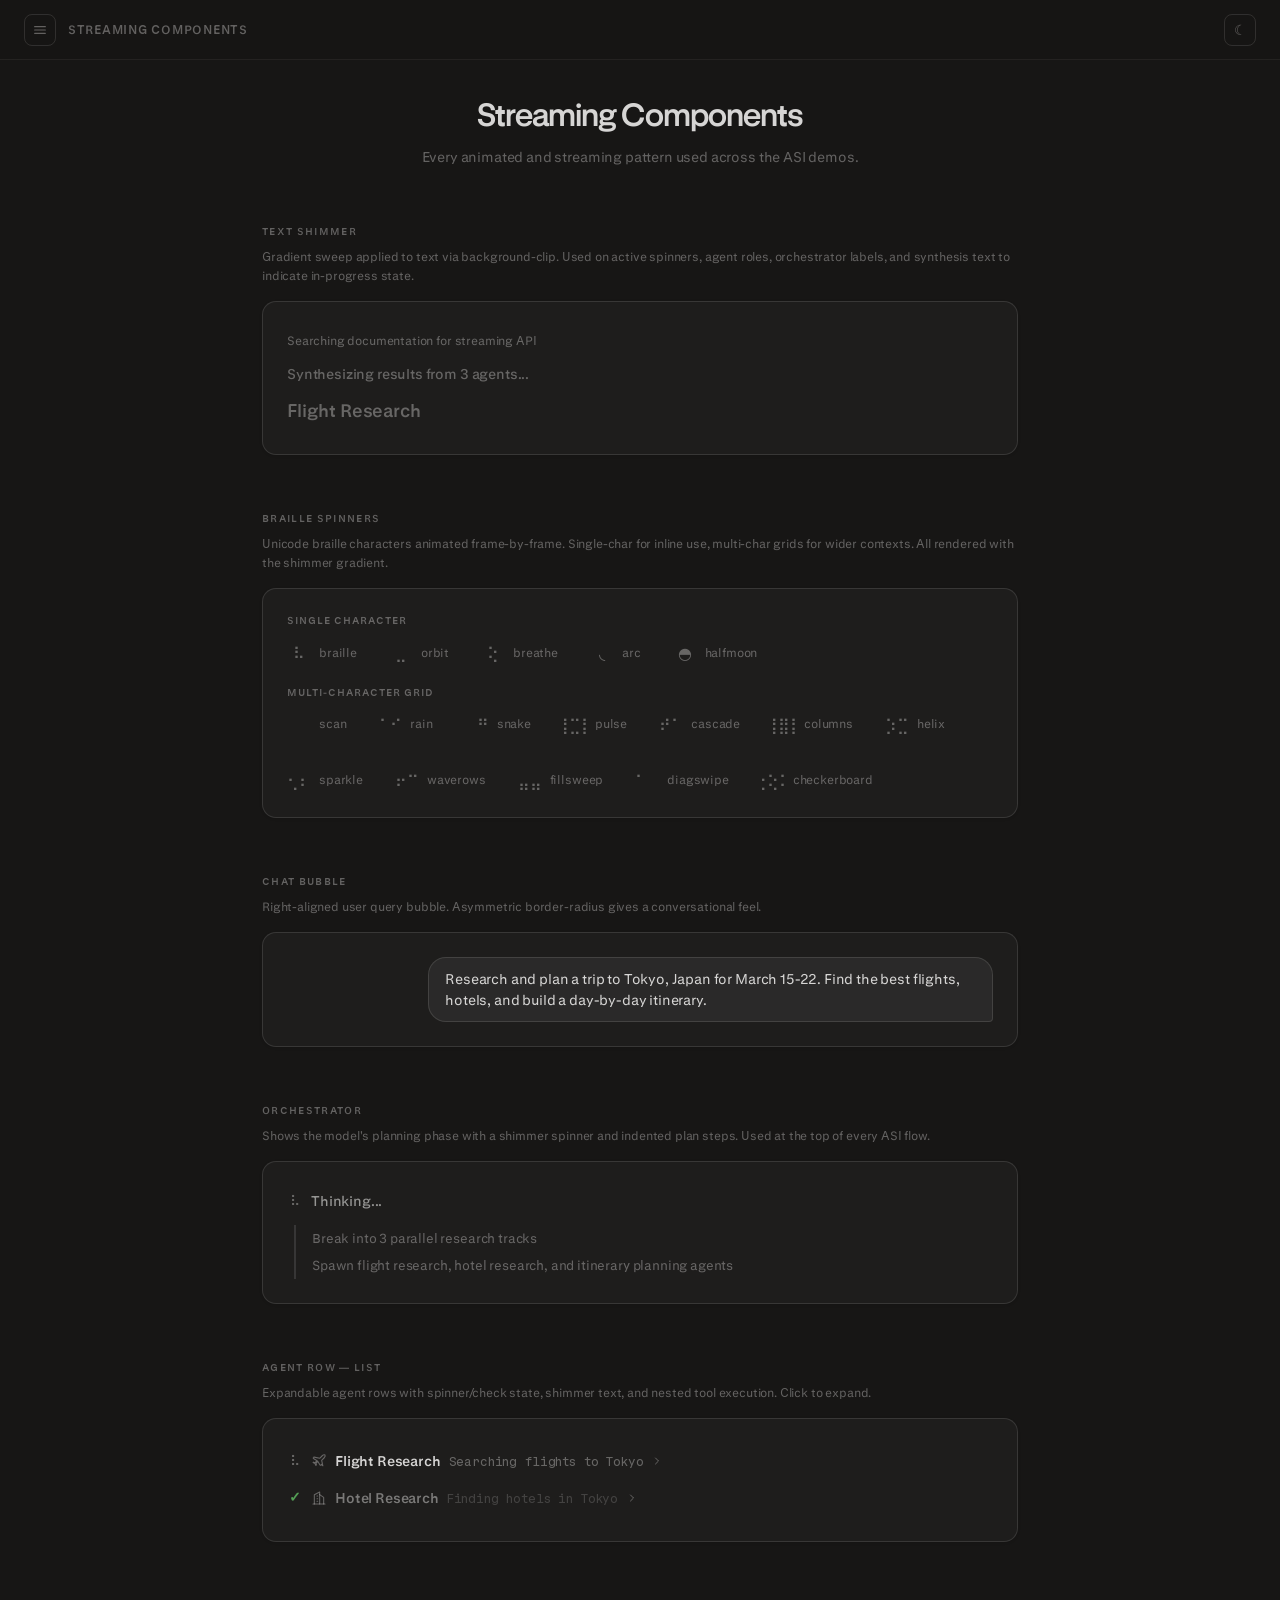
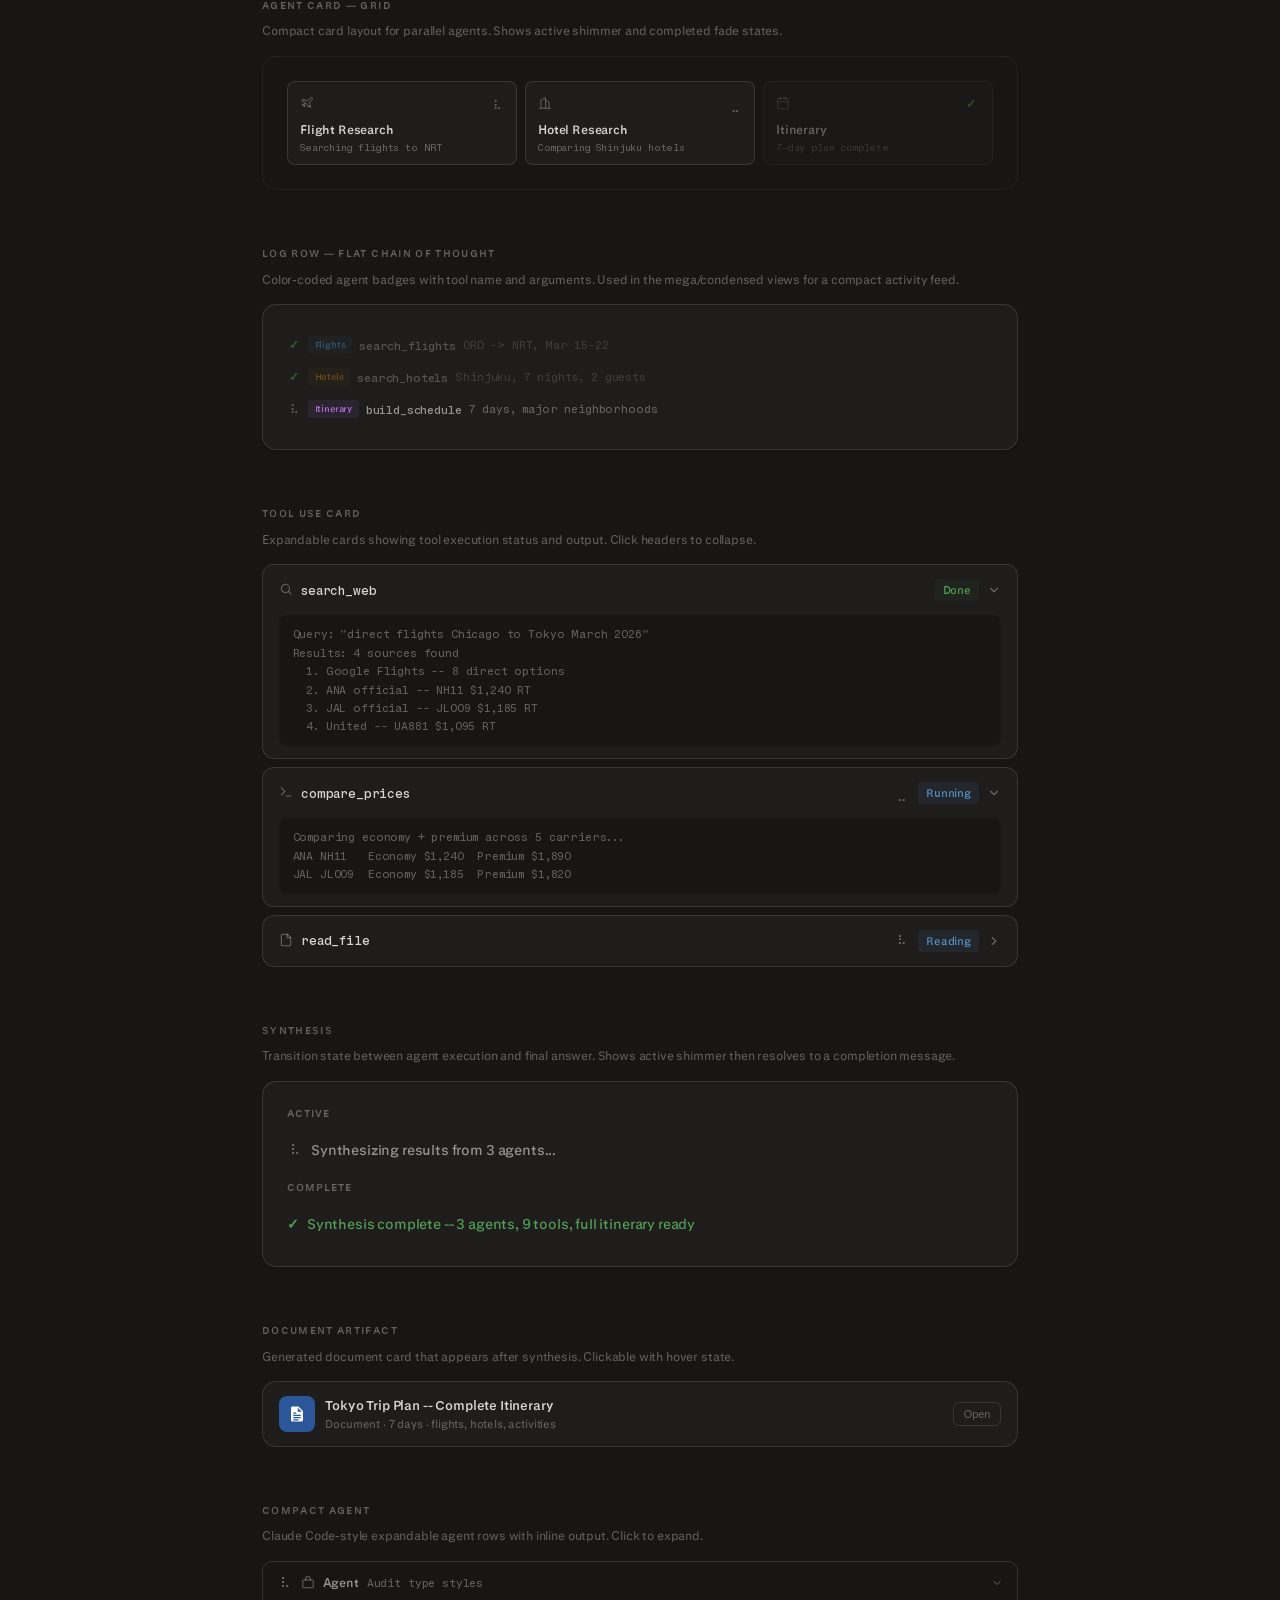
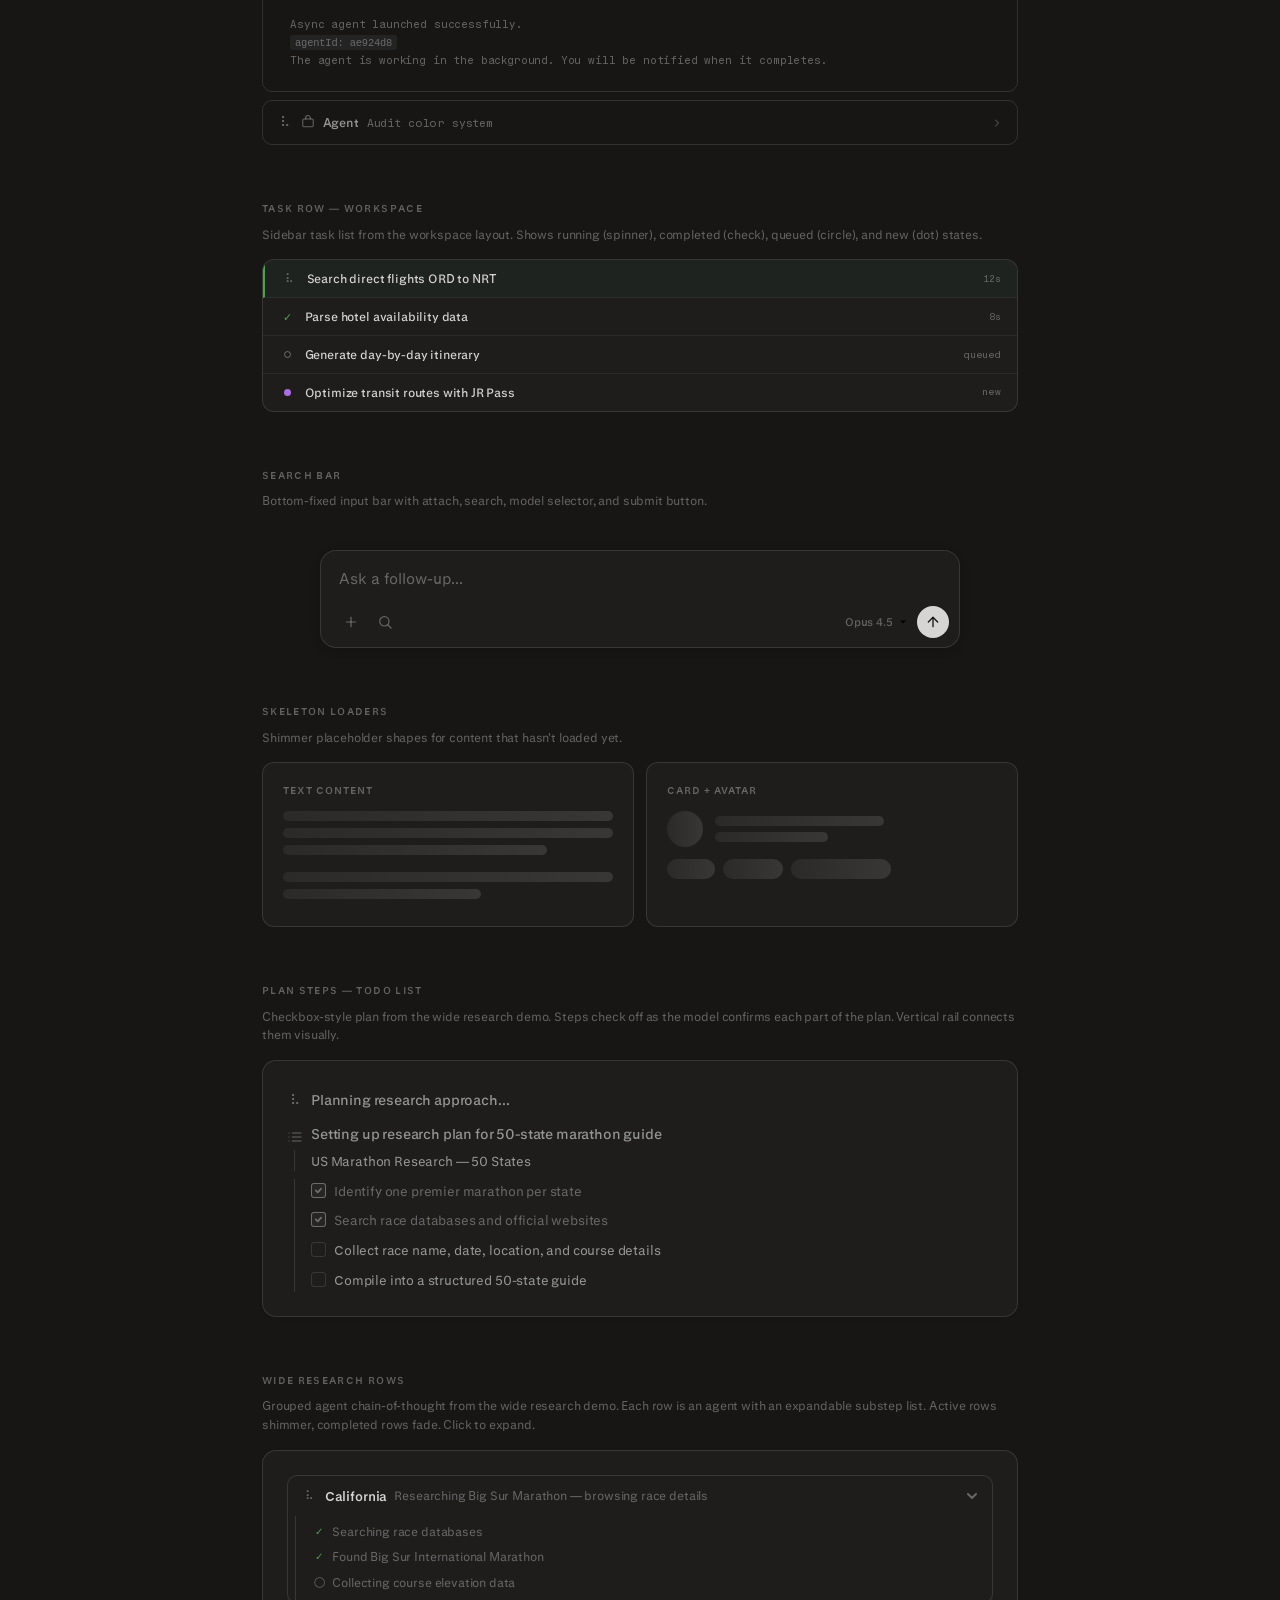
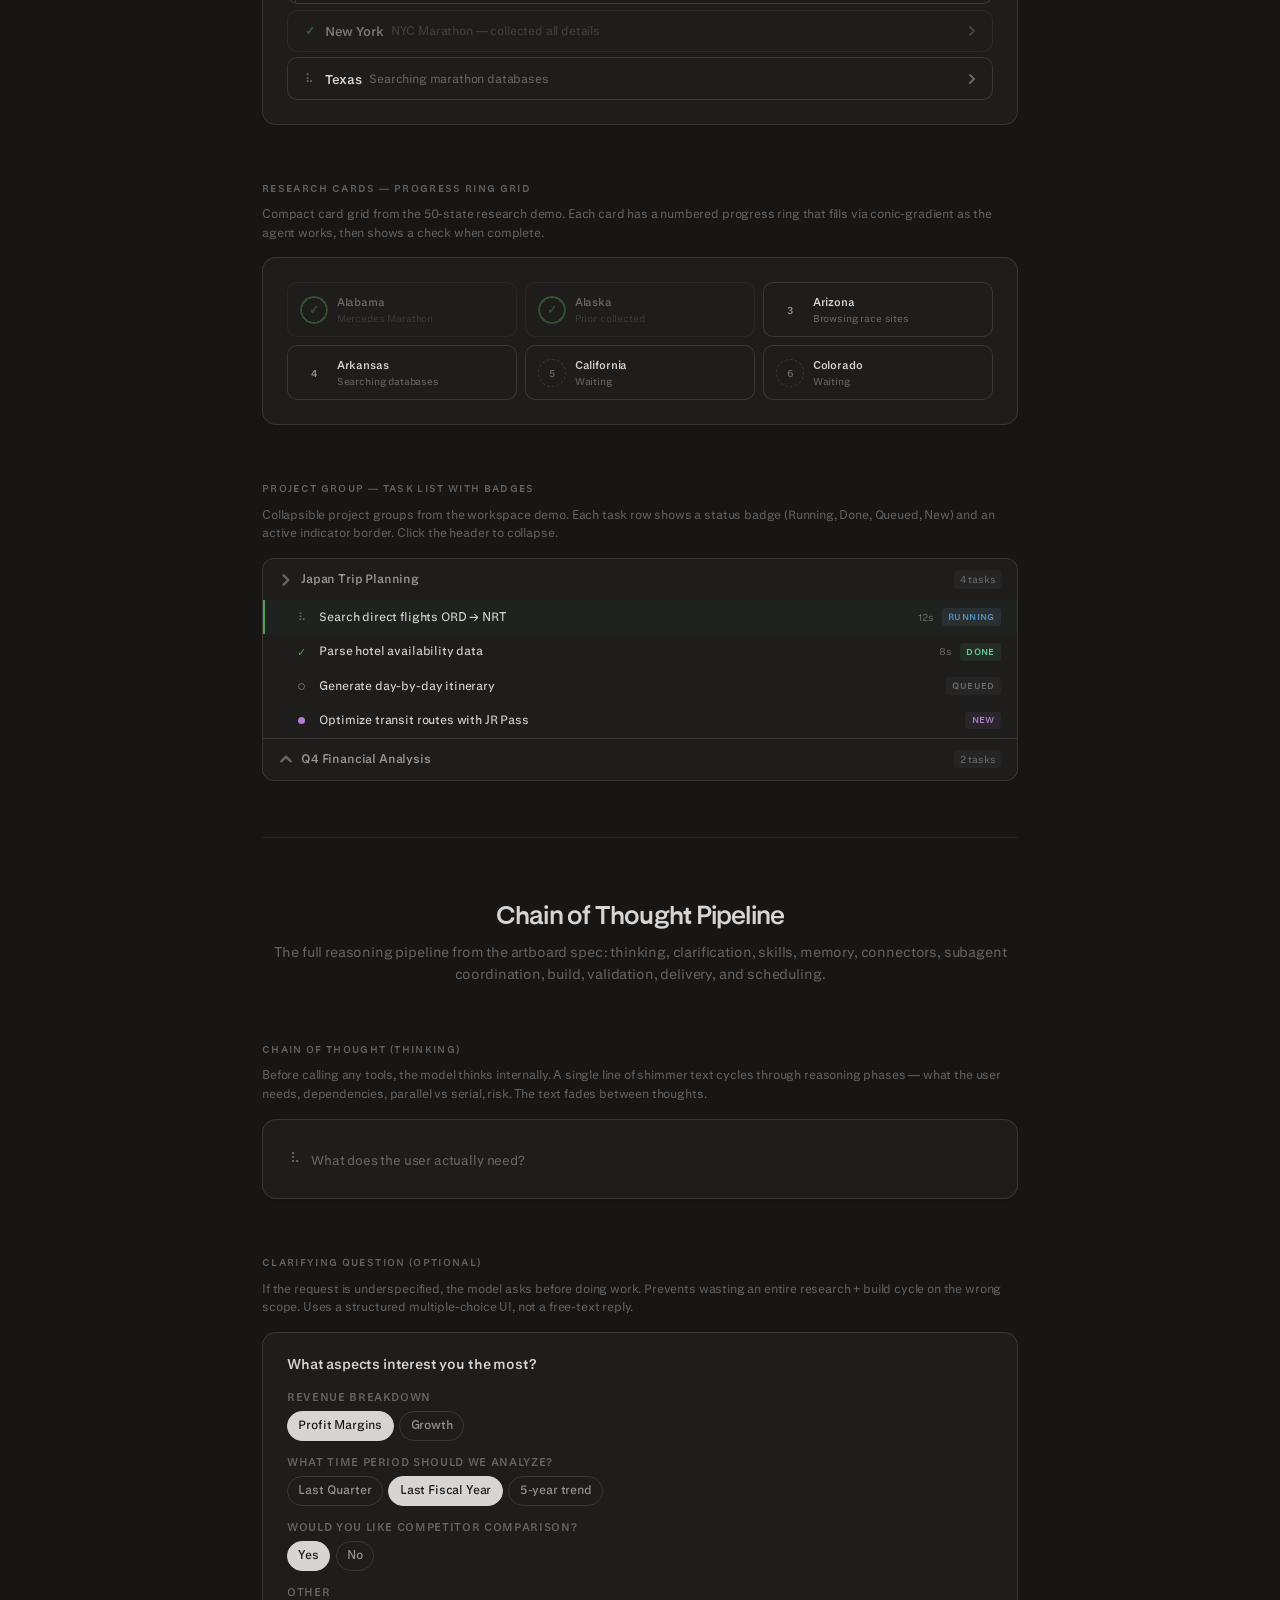
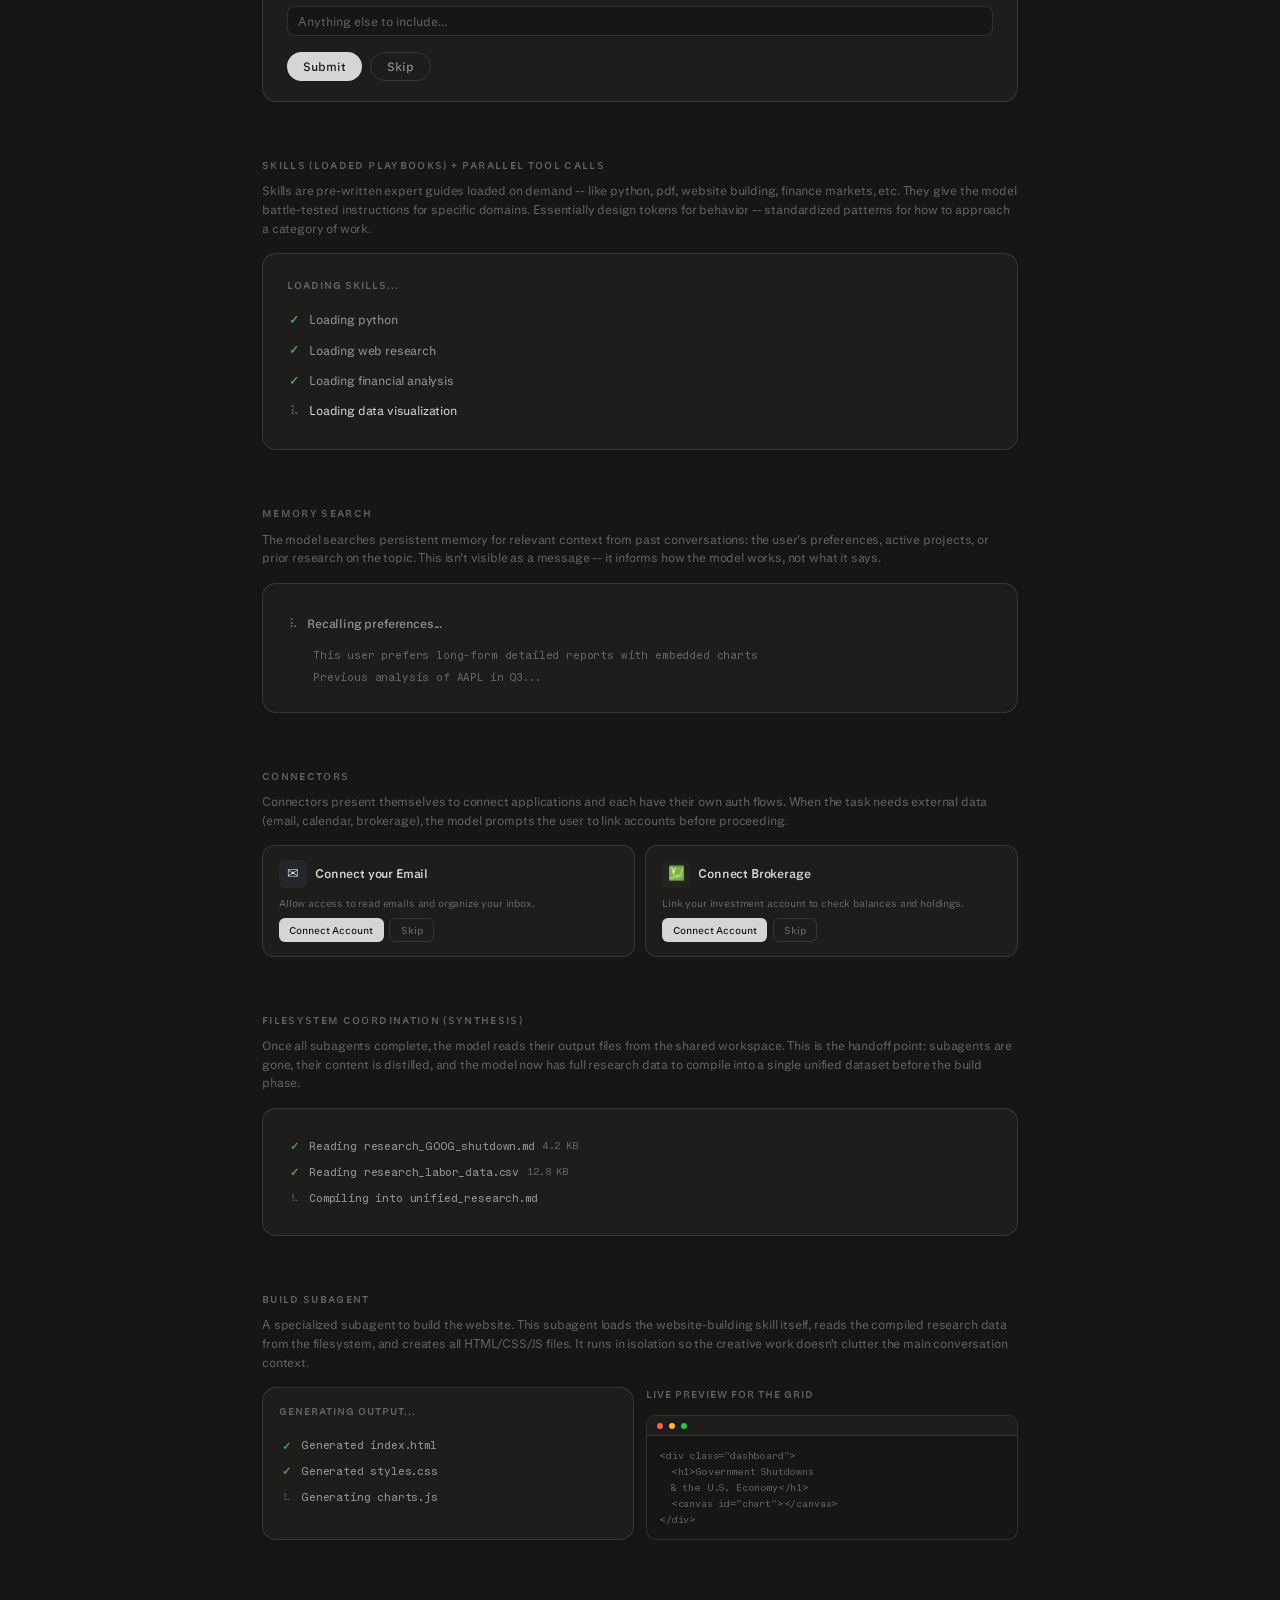
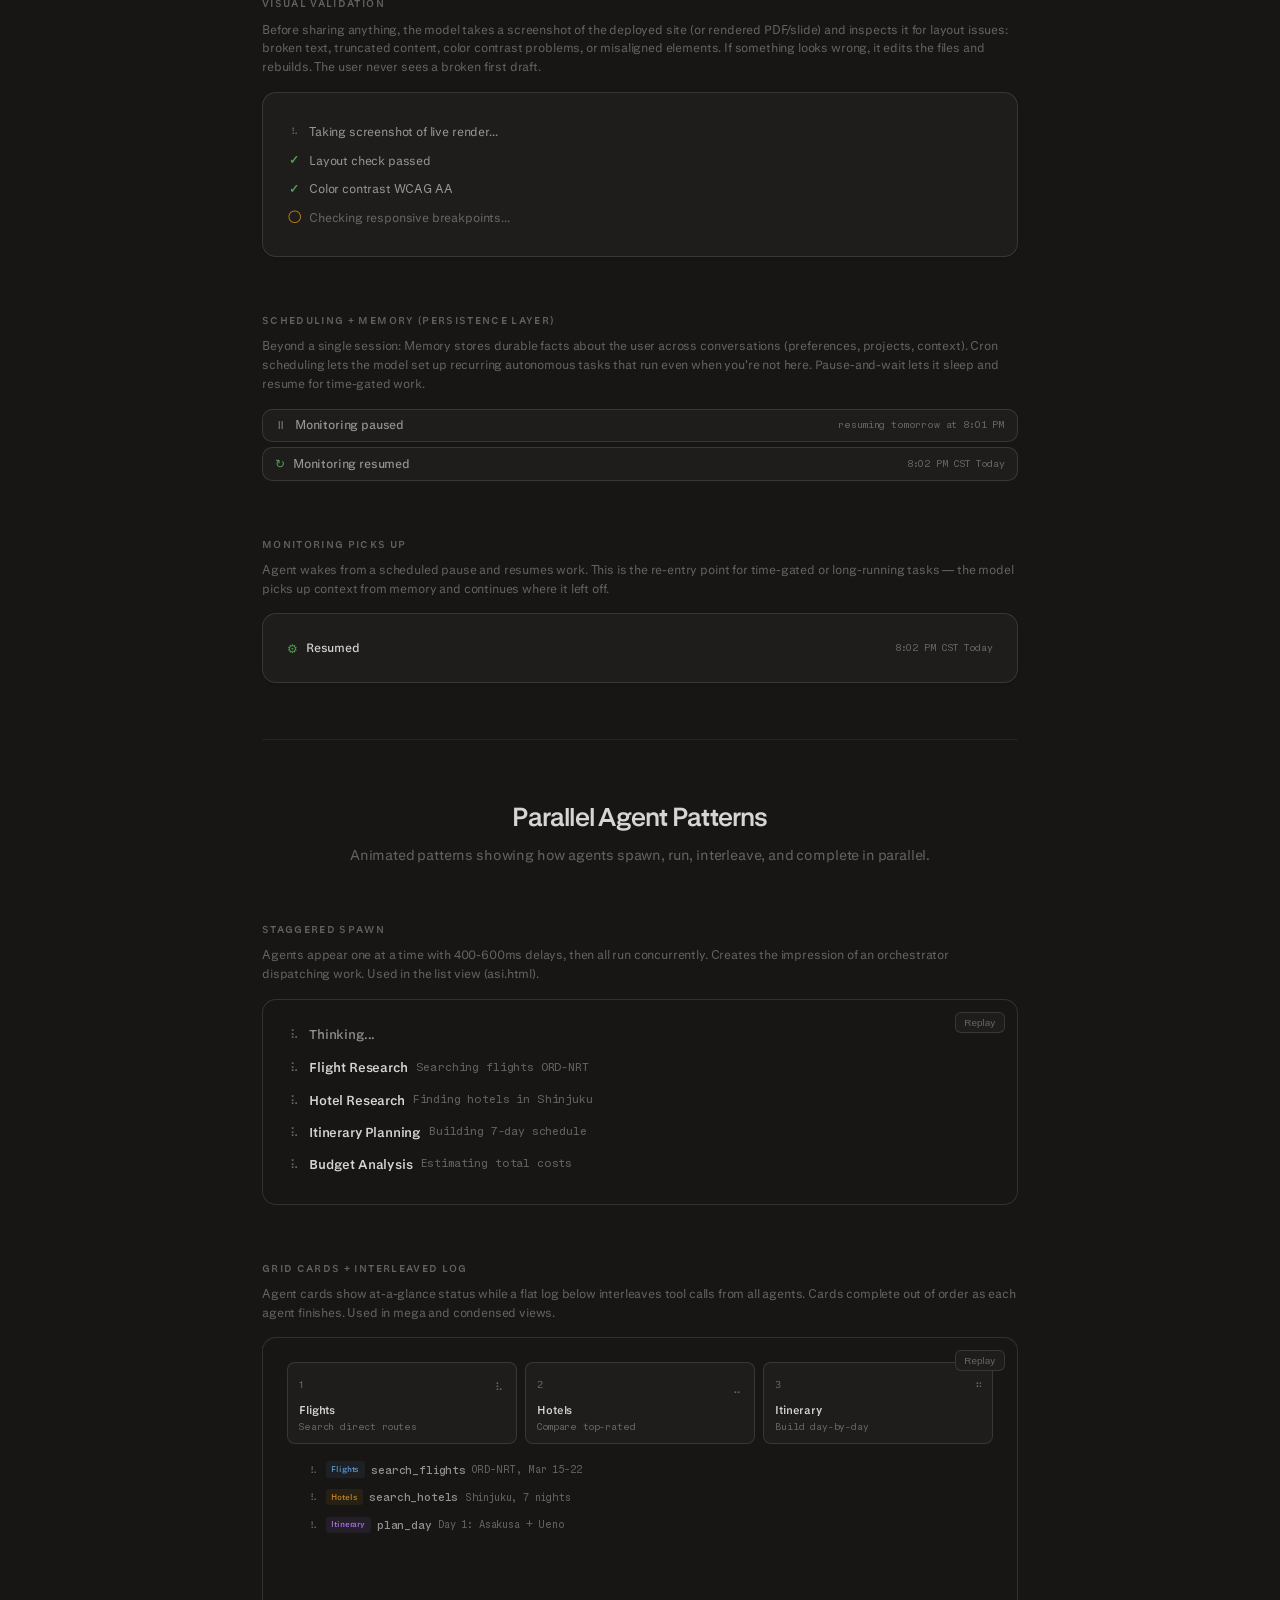
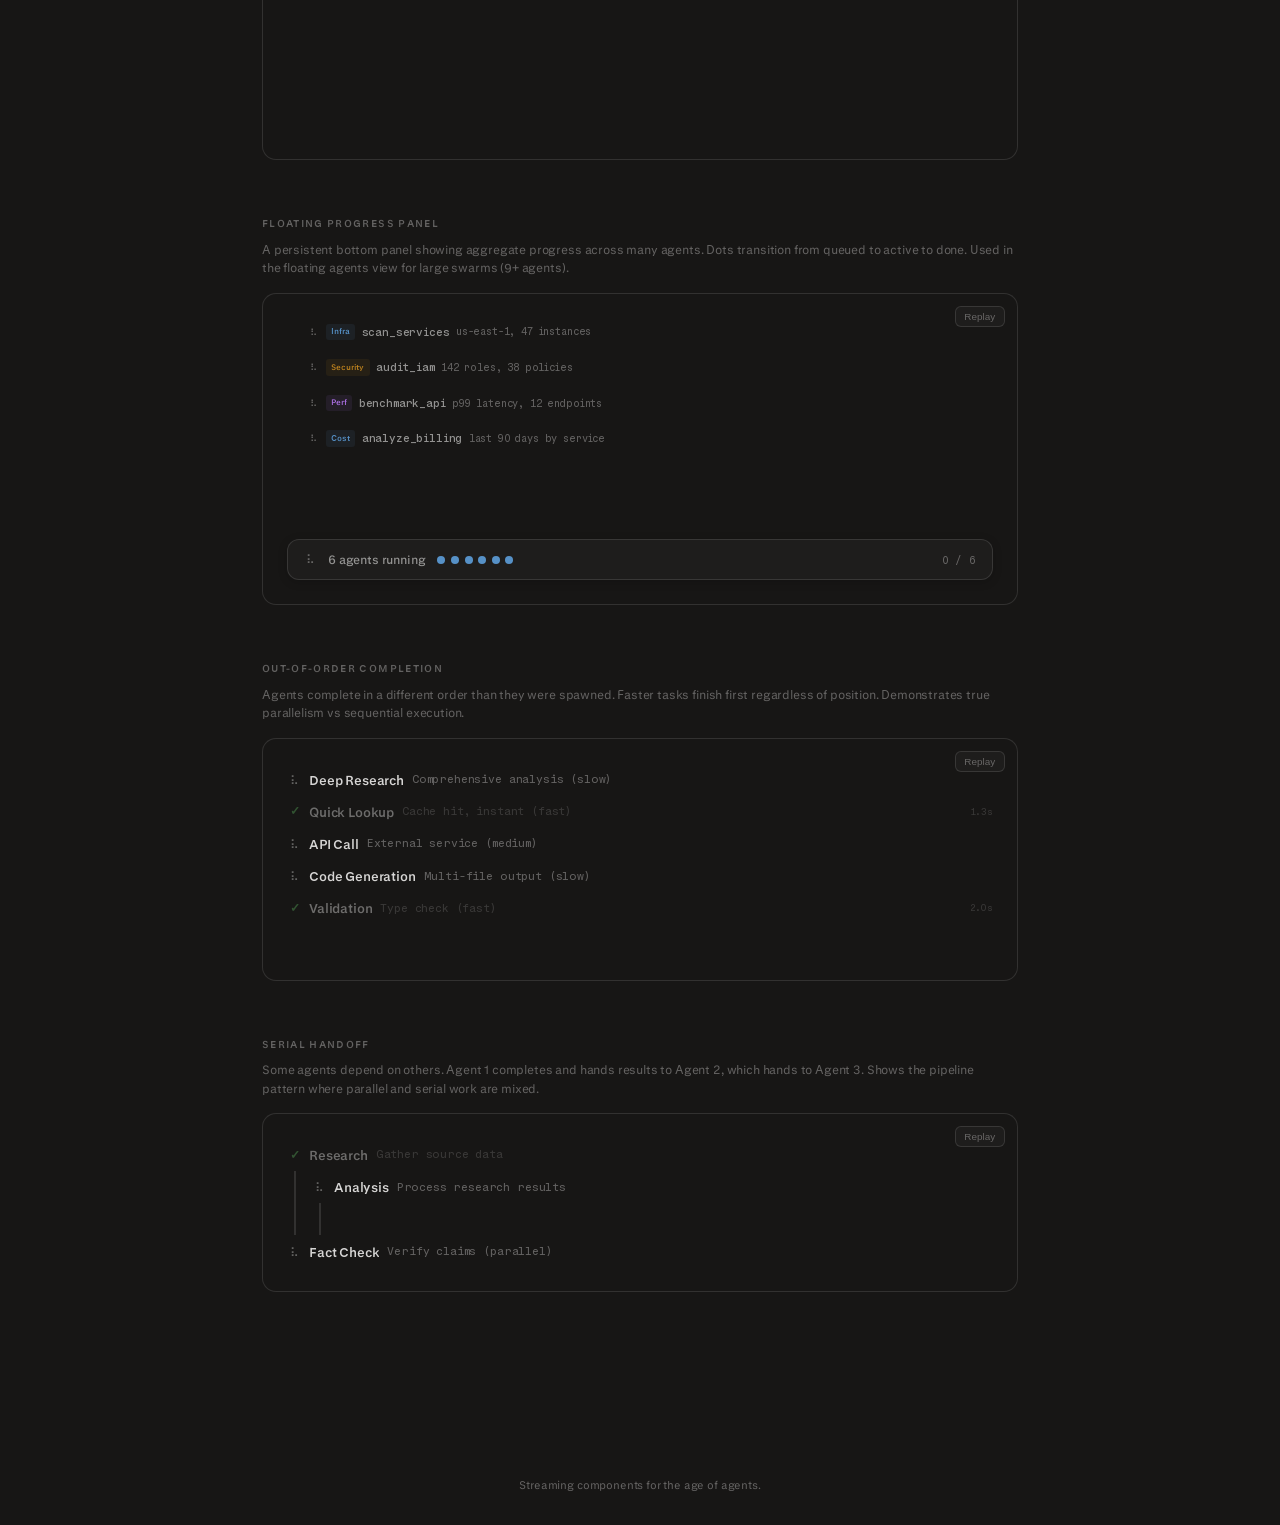
<file: streaming.html>
<!DOCTYPE html>
<html lang="en" data-theme="dark">
<head>
  <meta charset="UTF-8">
  <meta name="viewport" content="width=device-width, initial-scale=1.0">
  <title>Streaming Components</title>
  <link rel="stylesheet" href="css/styles.css">
  <link rel="stylesheet" href="css/theme.css">
  <style>
    *, *::before, *::after { margin: 0; padding: 0; box-sizing: border-box; }

    body {
      font-family: var(--font-body);
      letter-spacing: -0.01em;
      background: var(--bg);
      color: var(--text);
      line-height: 1.6;
      -webkit-font-smoothing: antialiased;
      transition: background 0.3s ease, color 0.3s ease;
    }

    /* --- Top Bar --- */
    .topbar {
      position: fixed; top: 0; left: 0; right: 0; z-index: 100;
      display: flex; align-items: center; justify-content: space-between;
      padding: 0.85rem 1.5rem;
      background: color-mix(in srgb, var(--bg) 85%, transparent);
      backdrop-filter: blur(12px); -webkit-backdrop-filter: blur(12px);
      border-bottom: 1px solid var(--border-subtle);
    }
    .topbar-left { display: flex; align-items: center; gap: 0.75rem; }
    .topbar-title {
      font-size: 0.78rem; font-weight: 600;
      text-transform: uppercase; letter-spacing: 0.06em;
      color: var(--text-muted);
    }
    .topbar-right { display: flex; align-items: center; gap: 0.5rem; }

    .menu-btn, .theme-btn {
      width: 32px; height: 32px;
      display: flex; align-items: center; justify-content: center;
      background: none; border: 1px solid var(--border);
      border-radius: 8px; cursor: pointer; padding: 0;
      transition: border-color 0.15s ease;
      color: var(--text-muted); font-size: 0.9rem;
    }
    .menu-btn:hover, .theme-btn:hover { border-color: var(--text-muted); }
    .menu-btn svg {
      width: 16px; height: 16px;
      stroke: var(--text-muted); fill: none;
      stroke-width: 1.8; stroke-linecap: round; stroke-linejoin: round;
    }
    .menu-dropdown {
      position: absolute; top: calc(100% + 0.5rem); left: 0;
      background: var(--surface); border: 1px solid var(--border);
      border-radius: 10px; padding: 0.35rem;
      display: flex; flex-direction: column; min-width: 180px;
      opacity: 0; transform: translateY(-4px); pointer-events: none;
      transition: opacity 0.2s ease, transform 0.2s ease;
      box-shadow: var(--shadow-lg); z-index: 200;
    }
    .menu-dropdown.open { opacity: 1; transform: translateY(0); pointer-events: auto; }
    .menu-dropdown a {
      font-size: 0.78rem; font-weight: 500;
      color: var(--text-secondary); text-decoration: none;
      padding: 0.5rem 0.65rem; border-radius: 6px;
      transition: background 0.12s ease, color 0.12s ease;
    }
    .menu-dropdown a:hover { background: var(--surface-raised); color: var(--text); }

    /* --- Layout --- */
    .page-container {
      max-width: 820px;
      margin: 0 auto;
      padding: 5.5rem 2rem 6rem;
    }
    .page-header {
      text-align: center;
      margin-bottom: 3.5rem;
    }
    .page-header h1 {
      font-size: 2rem; font-weight: 600;
      letter-spacing: -0.03em; color: var(--text);
    }
    .page-header p {
      margin-top: 0.4rem; font-size: 0.88rem;
      color: var(--text-muted);
    }

    /* --- Sections --- */
    .section { margin-bottom: 3.5rem; }
    .section-label {
      font-size: 0.6rem; font-weight: 600;
      text-transform: uppercase; letter-spacing: 0.14em;
      color: var(--text-muted); margin-bottom: 1rem;
    }
    .section-desc {
      font-size: 0.78rem; color: var(--text-muted);
      margin: -0.5rem 0 1rem; line-height: 1.5;
    }

    /* --- Demo Panels --- */
    .demo-panel {
      background: var(--surface);
      border: 1px solid var(--border);
      border-radius: 14px;
      padding: 1.5rem;
      box-shadow: var(--shadow-sm);
    }
    .demo-panel + .demo-panel { margin-top: 0.75rem; }
    .demo-label {
      font-size: 0.62rem; font-weight: 600;
      text-transform: uppercase; letter-spacing: 0.1em;
      color: var(--text-muted); margin-bottom: 0.75rem;
    }

    /* ==========================================
       1. Text Shimmer
       ========================================== */
    .shimmer-row {
      display: flex; align-items: center; gap: 0.75rem;
      padding: 0.35rem 0;
    }
    .shimmer-text {
      background: linear-gradient(90deg,
        var(--text-muted) 0%, var(--text-muted) 35%,
        var(--text) 50%,
        var(--text-muted) 65%, var(--text-muted) 100%);
      background-size: 300% 100%;
      -webkit-background-clip: text; background-clip: text;
      -webkit-text-fill-color: transparent;
      animation: textShimmer 2.4s linear infinite;
    }
    .shimmer-sm { font-size: 0.78rem; }
    .shimmer-md { font-size: 0.88rem; font-weight: 500; }
    .shimmer-lg { font-size: 1.1rem; font-weight: 600; }

    @keyframes textShimmer {
      0% { background-position: 200% 50%; }
      100% { background-position: -100% 50%; }
    }

    /* ==========================================
       2. Chat Bubble
       ========================================== */
    .chat-bubble-row {
      display: flex; justify-content: flex-end;
    }
    .chat-bubble {
      background: var(--surface-raised);
      border: 1px solid var(--border);
      border-radius: 18px 18px 4px 18px;
      padding: 0.65rem 1rem;
      max-width: 80%;
      font-size: 0.88rem; font-weight: 400;
      line-height: 1.5; color: var(--text);
    }

    /* ==========================================
       3. Orchestrator
       ========================================== */
    .orch-row {
      display: flex; align-items: center; gap: 0.5rem;
      font-size: 0.85rem; color: var(--text-secondary);
      padding: 0.3rem 0;
    }
    .orch-label { font-weight: 500; }
    .orch-plan {
      margin-top: 0.5rem; margin-left: 7px;
      padding-left: 1rem; border-left: 2px solid var(--border);
    }
    .orch-plan-step {
      font-size: 0.8rem; color: var(--text-muted);
      padding: 0.2rem 0;
    }

    /* ==========================================
       4. Agent Row (List style)
       ========================================== */
    .swarm-row {
      display: flex; align-items: center; gap: 0.5rem;
      padding: 0.45rem 0; font-size: 0.88rem;
      cursor: pointer; position: relative;
    }
    .swarm-row.completed .swarm-role,
    .swarm-row.completed .swarm-task { opacity: 0.5; transition: opacity 0.5s ease; }
    .swarm-icon { width: 16px; height: 16px; flex-shrink: 0; }
    .swarm-icon svg {
      width: 16px; height: 16px; stroke: var(--text-muted); fill: none;
      stroke-width: 1.6; stroke-linecap: round; stroke-linejoin: round;
    }
    .swarm-role {
      font-weight: 600; color: var(--text);
    }
    .swarm-role.shimmer {
      background: linear-gradient(90deg,
        var(--text) 0%, var(--text) 35%, var(--text-muted) 50%,
        var(--text) 65%, var(--text) 100%);
      background-size: 300% 100%;
      -webkit-background-clip: text; background-clip: text;
      -webkit-text-fill-color: transparent;
      animation: textShimmer 2.4s linear infinite;
    }
    .swarm-row.completed .swarm-role.shimmer {
      background: none; -webkit-text-fill-color: var(--text);
      animation: none; opacity: 0.5;
    }
    .swarm-task {
      font-family: var(--font-mono); font-size: 0.8rem;
      color: var(--text-muted);
    }
    .swarm-task.shimmer {
      background: linear-gradient(90deg,
        var(--text-muted) 0%, var(--text-muted) 35%, var(--text-secondary) 50%,
        var(--text-muted) 65%, var(--text-muted) 100%);
      background-size: 300% 100%;
      -webkit-background-clip: text; background-clip: text;
      -webkit-text-fill-color: transparent;
      animation: textShimmer 2.4s linear infinite;
    }
    .swarm-row.completed .swarm-task.shimmer {
      background: none; -webkit-text-fill-color: var(--text-muted);
      animation: none; opacity: 0.5;
    }
    .swarm-spinner-wrap { transition: opacity 0.3s ease; }
    .swarm-check {
      color: var(--green); font-weight: 600; font-size: 0.85rem;
      width: 16px; text-align: center; flex-shrink: 0;
      opacity: 0; position: absolute; top: 50%; transform: translateY(-50%);
      transition: opacity 0.3s ease;
    }
    .swarm-row.completed .swarm-check { opacity: 1; }
    .swarm-row.completed .swarm-spinner-wrap { opacity: 0; }
    .swarm-chevron {
      width: 12px; height: 12px; stroke: var(--text-muted); fill: none;
      stroke-width: 2; stroke-linecap: round; stroke-linejoin: round;
      flex-shrink: 0; transition: transform 0.3s cubic-bezier(0.4,0,0.2,1);
    }
    .swarm-row.expanded .swarm-chevron { transform: rotate(90deg); }

    /* --- Agent Expand --- */
    .agent-expand {
      margin-left: 7px; padding-left: 1.5rem;
      border-left: 2px solid var(--border);
      display: grid; grid-template-rows: 0fr; opacity: 0;
      transition: grid-template-rows 0.4s ease, opacity 0.35s ease, padding 0.4s ease;
      padding-top: 0; padding-bottom: 0;
    }
    .agent-expand > .agent-expand-inner { overflow: hidden; }
    .swarm-row.expanded + .agent-expand {
      grid-template-rows: 1fr; opacity: 1;
      padding-top: 0.4rem; padding-bottom: 0.5rem;
    }

    /* --- Tool Row --- */
    .tool-row {
      display: flex; align-items: center; gap: 0.45rem;
      padding: 0.3rem 0; font-size: 0.78rem;
      position: relative;
    }
    .tool-name {
      font-family: var(--font-mono); font-weight: 500;
      color: var(--text-secondary);
    }
    .tool-arg {
      font-family: var(--font-mono); color: var(--text-muted);
    }
    .tool-spinner-wrap { transition: opacity 0.3s ease; }
    .tool-check {
      color: var(--green); font-weight: 600; font-size: 0.78rem;
      width: 14px; text-align: center; flex-shrink: 0;
      opacity: 0; position: absolute; top: 50%; transform: translateY(-50%);
      transition: opacity 0.3s ease;
    }
    .tool-row.completed .tool-check { opacity: 1; }
    .tool-row.completed .tool-spinner-wrap { opacity: 0; }

    .tool-output {
      font-family: var(--font-mono); font-size: 0.72rem;
      color: var(--text-muted); background: var(--bg);
      border-radius: 8px; padding: 0.65rem 0.85rem;
      margin: 0.3rem 0 0.5rem; line-height: 1.6;
      white-space: pre-wrap;
    }

    /* ==========================================
       5. Agent Card (Grid style)
       ========================================== */
    .agent-grid { display: grid; grid-template-columns: 1fr 1fr 1fr; gap: 0.5rem; }
    .agent-card {
      background: var(--surface);
      border: 1px solid var(--border);
      border-radius: 8px; padding: 0.6rem 0.75rem;
    }
    .agent-card.completed { opacity: 0.4; transition: opacity 0.6s ease; }
    .agent-card-header {
      display: flex; justify-content: space-between;
      align-items: center; margin-bottom: 0.25rem;
    }
    .agent-card-icon svg {
      width: 14px; height: 14px; stroke: var(--text-muted); fill: none;
      stroke-width: 1.6; stroke-linecap: round; stroke-linejoin: round;
    }
    .agent-card-status {
      position: relative; display: flex; align-items: center;
    }
    .agent-card-spinner-wrap { transition: opacity 0.3s ease; }
    .agent-card-check {
      color: var(--green); font-weight: 600; font-size: 0.75rem;
      opacity: 0; position: absolute; transition: opacity 0.3s ease;
    }
    .agent-card.completed .agent-card-check { opacity: 1; }
    .agent-card.completed .agent-card-spinner-wrap { opacity: 0; }
    .agent-card-role {
      font-size: 0.72rem; font-weight: 600; color: var(--text);
      margin-bottom: 0.1rem;
    }
    .agent-card-role.shimmer {
      background: linear-gradient(90deg,
        var(--text) 0%, var(--text) 35%, var(--text-muted) 50%,
        var(--text) 65%, var(--text) 100%);
      background-size: 300% 100%;
      -webkit-background-clip: text; background-clip: text;
      -webkit-text-fill-color: transparent;
      animation: textShimmer 2.4s linear infinite;
    }
    .agent-card.completed .agent-card-role.shimmer {
      background: none; -webkit-text-fill-color: var(--text);
      animation: none;
    }
    .agent-card-task {
      font-family: var(--font-mono); font-size: 0.62rem;
      color: var(--text-muted); line-height: 1.4;
    }

    /* ==========================================
       6. Synthesis Row
       ========================================== */
    .synthesis-row {
      display: flex; align-items: center; gap: 0.5rem;
      padding: 0.4rem 0; font-size: 0.85rem;
      color: var(--text-secondary);
    }
    .synthesis-label {
      font-weight: 500;
    }
    .synthesis-label.shimmer {
      background: linear-gradient(90deg,
        var(--text-secondary) 0%, var(--text-secondary) 35%,
        var(--text) 50%,
        var(--text-secondary) 65%, var(--text-secondary) 100%);
      background-size: 300% 100%;
      -webkit-background-clip: text; background-clip: text;
      -webkit-text-fill-color: transparent;
      animation: textShimmer 2.4s linear infinite;
    }
    .synthesis-done {
      color: var(--green-text); font-weight: 500; font-size: 0.85rem;
    }

    /* ==========================================
       7. Document Artifact
       ========================================== */
    .doc-artifact {
      background: var(--surface); border: 1px solid var(--border);
      border-radius: 14px; overflow: hidden;
      transition: border-color 0.2s ease; cursor: pointer;
    }
    .doc-artifact:hover { border-color: var(--text-muted); }
    .doc-artifact-header {
      display: flex; align-items: center; gap: 0.65rem;
      padding: 0.85rem 1rem;
    }
    .doc-artifact-icon {
      width: 36px; height: 36px; border-radius: 8px;
      background: #2b579a;
      display: flex; align-items: center; justify-content: center;
      flex-shrink: 0;
    }
    .doc-artifact-icon svg { width: 18px; height: 18px; fill: #fff; }
    .doc-artifact-meta { flex: 1; min-width: 0; }
    .doc-artifact-title {
      font-size: 0.82rem; font-weight: 600;
      color: var(--text); line-height: 1.3;
    }
    .doc-artifact-subtitle {
      font-size: 0.68rem; color: var(--text-muted); margin-top: 0.1rem;
    }
    .doc-artifact-open {
      font-size: 0.68rem; font-weight: 500;
      color: var(--text-muted); padding: 0.3rem 0.6rem;
      border: 1px solid var(--border); border-radius: 6px;
      background: transparent; cursor: pointer; flex-shrink: 0;
      transition: color 0.15s ease, border-color 0.15s ease;
    }
    .doc-artifact-open:hover {
      color: var(--text-secondary); border-color: var(--text-muted);
    }

    /* ==========================================
       9. Tool Use Card
       ========================================== */
    .tool-card {
      background: var(--surface); border: 1px solid var(--border);
      border-radius: 12px; overflow: hidden;
    }
    .tool-card + .tool-card { margin-top: 0.5rem; }
    .tool-card-header {
      display: flex; align-items: center; gap: 0.5rem;
      padding: 0.75rem 1rem; cursor: pointer;
      transition: background 0.12s ease;
    }
    .tool-card-header:hover { background: var(--surface-raised); }
    .tool-card-icon svg {
      width: 14px; height: 14px; stroke: var(--text-muted); fill: none;
      stroke-width: 1.8; stroke-linecap: round; stroke-linejoin: round;
    }
    .tool-card-name {
      font-family: var(--font-mono); font-size: 0.8rem;
      font-weight: 500; color: var(--text); flex: 1;
    }
    .tool-card-status {
      font-size: 0.68rem; font-weight: 500; padding: 0.15rem 0.5rem;
      border-radius: 4px;
    }
    .tool-card-status.done { color: var(--green-text); background: var(--green-bg); }
    .tool-card-status.running { color: var(--blue); background: var(--blue-bg); }
    .tool-card-chevron {
      width: 14px; height: 14px; stroke: var(--text-muted); fill: none;
      stroke-width: 2; stroke-linecap: round; stroke-linejoin: round;
      transition: transform 0.2s ease;
    }
    .tool-card.collapsed .tool-card-chevron { transform: rotate(-90deg); }
    .tool-card-body {
      padding: 0 1rem 0.75rem;
      transition: max-height 0.3s ease;
    }
    .tool-card.collapsed .tool-card-body {
      max-height: 0; overflow: hidden; padding: 0 1rem;
    }
    .tool-card-body pre {
      font-family: var(--font-mono); font-size: 0.72rem;
      color: var(--text-muted); background: var(--bg);
      border-radius: 8px; padding: 0.65rem 0.85rem;
      line-height: 1.6; white-space: pre-wrap; margin: 0;
    }

    /* ==========================================
       10. Search Bar
       ========================================== */
    .search-bar-demo {
      position: relative; padding-top: 1.5rem;
    }
    .search-bar-inner {
      width: 100%; max-width: 640px; margin: 0 auto;
      background: var(--surface); border: 1px solid var(--border);
      border-radius: 16px; display: flex; flex-direction: column;
      box-shadow: var(--shadow-md);
    }
    .search-bar-input { flex: 1; padding: 0.9rem 1.1rem 0.5rem; }
    .search-bar-input input {
      width: 100%; border: none; background: transparent;
      font-family: var(--font-body); font-size: 0.92rem;
      color: var(--text); outline: none;
    }
    .search-bar-input input::placeholder { color: var(--text-muted); }
    .search-bar-footer {
      display: flex; align-items: center; justify-content: space-between;
      padding: 0.45rem 0.6rem 0.6rem 1rem;
    }
    .search-bar-left, .search-bar-right {
      display: flex; align-items: center; gap: 0.35rem;
    }
    .search-bar-right { gap: 0.5rem; }
    .sb-icon-btn {
      width: 28px; height: 28px;
      display: flex; align-items: center; justify-content: center;
      border: none; background: transparent; color: var(--text-muted);
      cursor: pointer; border-radius: 50%;
      transition: color 0.15s ease, background 0.15s ease;
    }
    .sb-icon-btn svg {
      width: 16px; height: 16px; stroke: currentColor; fill: none;
      stroke-width: 1.8; stroke-linecap: round; stroke-linejoin: round;
    }
    .sb-icon-btn:hover { color: var(--text-secondary); background: var(--surface-raised); }
    .sb-model {
      font-size: 0.68rem; font-weight: 500; color: var(--text-muted);
      display: flex; align-items: center; gap: 0.3rem; cursor: pointer;
    }
    .sb-submit {
      width: 32px; height: 32px; border-radius: 50%;
      background: var(--text); color: var(--bg); border: none;
      display: flex; align-items: center; justify-content: center;
      cursor: pointer; transition: opacity 0.15s ease;
    }
    .sb-submit svg {
      width: 16px; height: 16px; stroke: currentColor; fill: none;
      stroke-width: 2; stroke-linecap: round; stroke-linejoin: round;
    }
    .sb-submit:hover { opacity: 0.8; }

    /* ==========================================
       11. Compact Agent (Claude Code style)
       ========================================== */
    .compact-agent {
      border: 1px solid var(--border); border-radius: 10px;
      overflow: hidden; transition: border-color 0.15s ease;
    }
    .compact-agent + .compact-agent { margin-top: 0.5rem; }
    .compact-agent-header {
      display: flex; align-items: center; gap: 0.5rem;
      padding: 0.55rem 0.85rem; cursor: pointer;
      transition: background 0.12s ease;
    }
    .compact-agent-header:hover { background: var(--surface-raised); }
    .compact-agent-icon svg {
      width: 14px; height: 14px; stroke: var(--text-muted); fill: none;
      stroke-width: 1.8; stroke-linecap: round; stroke-linejoin: round;
    }
    .compact-agent-role {
      font-size: 0.78rem; font-weight: 600; color: var(--text-secondary);
    }
    .compact-agent-task {
      font-family: var(--font-mono); font-size: 0.72rem;
      color: var(--text-muted); flex: 1;
    }
    .compact-agent-chevron {
      width: 12px; height: 12px; stroke: var(--text-muted); fill: none;
      stroke-width: 2; stroke-linecap: round; stroke-linejoin: round;
      transition: transform 0.2s ease; flex-shrink: 0;
    }
    .compact-agent.expanded .compact-agent-chevron { transform: rotate(90deg); }
    .compact-agent-body {
      max-height: 0; overflow: hidden; transition: max-height 0.3s ease;
      padding: 0 0.85rem;
    }
    .compact-agent.expanded .compact-agent-body {
      max-height: 200px; padding: 0 0.85rem 0.75rem;
    }
    .agent-output {
      font-family: var(--font-mono); font-size: 0.68rem;
      color: var(--text-muted); background: var(--bg);
      border-radius: 8px; padding: 0.65rem 0.85rem;
      line-height: 1.6;
    }
    .agent-output code {
      background: var(--surface-raised); padding: 0.1rem 0.3rem;
      border-radius: 3px; font-size: 0.65rem;
    }

    /* ==========================================
       12. Skeleton Loaders
       ========================================== */
    .skel-grid { display: grid; grid-template-columns: 1fr 1fr; gap: 0.75rem; }
    .skel-card {
      background: var(--surface); border: 1px solid var(--border);
      border-radius: 12px; padding: 1.25rem;
    }
    .skel-card-label {
      font-size: 0.6rem; font-weight: 600;
      text-transform: uppercase; letter-spacing: 0.1em;
      color: var(--text-muted); margin-bottom: 0.75rem;
    }
    .skel-line {
      height: 10px; border-radius: 5px; margin-bottom: 0.45rem;
      background: linear-gradient(90deg,
        var(--surface-raised) 0%, var(--border) 50%, var(--surface-raised) 100%);
      background-size: 200% 100%;
      animation: skelShimmer 1.8s ease-in-out infinite;
    }
    .skel-line.w100 { width: 100%; }
    .skel-line.w80 { width: 80%; }
    .skel-line.w60 { width: 60%; }
    .skel-line.w40 { width: 40%; }
    .skel-circle {
      width: 36px; height: 36px; border-radius: 50%;
      background: linear-gradient(90deg,
        var(--surface-raised) 0%, var(--border) 50%, var(--surface-raised) 100%);
      background-size: 200% 100%;
      animation: skelShimmer 1.8s ease-in-out infinite;
      margin-bottom: 0.5rem; flex-shrink: 0;
    }
    .skel-row { display: flex; align-items: center; gap: 0.75rem; margin-bottom: 0.75rem; }
    .skel-pill {
      width: 48px; height: 20px; border-radius: 10px;
      background: linear-gradient(90deg,
        var(--surface-raised) 0%, var(--border) 50%, var(--surface-raised) 100%);
      background-size: 200% 100%;
      animation: skelShimmer 1.8s ease-in-out infinite;
    }
    @keyframes skelShimmer {
      0% { background-position: 200% 0; }
      100% { background-position: -200% 0; }
    }

    /* ==========================================
       13. Log Row (flat chain-of-thought)
       ========================================== */
    .log-row {
      display: flex; align-items: center; gap: 0.45rem;
      padding: 0.4rem 0; font-size: 0.78rem;
    }
    .log-row.completed { opacity: 0.45; }
    .log-badge {
      font-size: 0.55rem; font-weight: 600;
      padding: 0.12rem 0.4rem; border-radius: 3px;
      white-space: nowrap;
    }
    .log-badge.blue { color: var(--blue); background: var(--blue-bg); }
    .log-badge.yellow { color: var(--yellow); background: var(--yellow-bg); }
    .log-badge.purple { color: var(--purple); background: var(--purple-bg); }
    .log-tool {
      font-family: var(--font-mono); font-weight: 500;
      color: var(--text-secondary); font-size: 0.75rem;
    }
    .log-arg {
      font-family: var(--font-mono); color: var(--text-muted);
      font-size: 0.72rem;
    }
    .log-check {
      color: var(--green); font-weight: 600; font-size: 0.72rem;
      width: 14px; text-align: center; flex-shrink: 0;
    }

    /* ==========================================
       14. Task Row (workspace sidebar style)
       ========================================== */
    .task-list {
      background: var(--surface); border: 1px solid var(--border);
      border-radius: 12px; overflow: hidden;
    }
    .task-row {
      display: flex; align-items: center; gap: 0.6rem;
      padding: 0.55rem 1rem; border-bottom: 1px solid var(--border-subtle);
      transition: background 0.12s ease;
    }
    .task-row:last-child { border-bottom: none; }
    .task-row:hover { background: rgba(255,255,255,0.02); }
    .task-row.active { background: rgba(61,186,114,0.04); border-left: 2px solid var(--green); }
    .task-status {
      width: 16px; height: 16px;
      display: flex; align-items: center; justify-content: center;
      flex-shrink: 0;
    }
    .task-status .check-icon { font-size: 0.68rem; color: var(--green); }
    .task-status .queued-dot {
      width: 7px; height: 7px; border-radius: 50%;
      border: 1.5px solid var(--text-muted);
    }
    .task-status .new-dot {
      width: 7px; height: 7px; border-radius: 50%;
      background: var(--purple);
    }
    .task-name {
      font-size: 0.75rem; font-weight: 500; color: var(--text);
      flex: 1; white-space: nowrap; overflow: hidden; text-overflow: ellipsis;
    }
    .task-meta {
      font-size: 0.6rem; color: var(--text-muted);
      font-family: var(--font-mono);
    }

    /* ==========================================
       COT Pipeline Components
       ========================================== */

    /* Thinking cycle text */
    .thinking-cycle {
      font-size: 0.82rem;
      transition: opacity 0.35s ease, filter 0.35s ease;
    }
    .thinking-cycle.fade-out {
      opacity: 0; filter: blur(4px);
    }

    /* Plan steps (todo list) */
    .cmp-plan-header {
      display: flex;
      align-items: flex-start;
      gap: 0.5rem;
      margin-bottom: 0.25rem;
    }
    .cmp-plan-header-icon {
      width: 16px; height: 16px; flex-shrink: 0;
      color: var(--text-muted); margin-top: 2px;
    }
    .cmp-plan-header-icon svg {
      width: 100%; height: 100%;
      stroke: currentColor; fill: none;
      stroke-width: 1.5; stroke-linecap: round; stroke-linejoin: round;
    }
    .cmp-plan-header-title {
      font-size: 0.88rem; font-weight: 500;
      color: var(--text-secondary); line-height: 1.4;
    }
    .cmp-plan-subtitle {
      font-size: 0.82rem; color: var(--text-secondary);
      margin-top: 0.35rem; margin-left: 7px; padding-left: 1rem;
      border-left: 1px solid var(--border); margin-bottom: 0.15rem;
    }
    .cmp-plan-steps {
      margin-top: 0.5rem;
      margin-left: 7px;
      padding-left: 1rem;
      border-left: 1px solid var(--border);
      display: flex;
      flex-direction: column;
      gap: 0.35rem;
    }
    .cmp-plan-step {
      display: flex;
      align-items: flex-start;
      gap: 0.5rem;
      padding: 0.18rem 0;
      font-size: 0.82rem;
      line-height: 1.4;
    }
    .cmp-plan-circle {
      width: 15px; height: 15px; min-width: 15px;
      border-radius: 3px;
      border: 1.5px solid var(--border);
      flex-shrink: 0;
      display: flex; align-items: center; justify-content: center;
      margin-top: 1px;
      transition: border-color 0.35s ease, background 0.35s ease;
    }
    .cmp-plan-circle svg {
      width: 9px; height: 9px;
      stroke: var(--text-muted); stroke-width: 2.5;
      stroke-linecap: round; stroke-linejoin: round;
      fill: none;
      opacity: 0; transform: scale(0.5);
      transition: opacity 0.3s ease, transform 0.3s ease;
    }
    .cmp-plan-step.completed .cmp-plan-circle { border-color: var(--text-muted); background: color-mix(in srgb, var(--text-muted) 12%, transparent); }
    .cmp-plan-step.completed .cmp-plan-circle svg { opacity: 1; transform: scale(1); }
    .cmp-plan-text {
      color: var(--text-secondary); font-weight: 400;
      transition: color 0.35s ease;
    }
    .cmp-plan-step.completed .cmp-plan-text { color: var(--text-muted); }

    /* Wide research row (agent group with expandable substeps) */
    .cmp-agent-group {
      border: 1px solid var(--border);
      border-radius: 10px;
      background: var(--surface);
      overflow: hidden;
    }
    .cmp-agent-group + .cmp-agent-group { margin-top: 0.35rem; }
    .cmp-agent-group.completed { opacity: 0.5; }
    .cmp-ag-header {
      display: flex; align-items: center;
      gap: 0.45rem;
      padding: 0.6rem 0.85rem;
      cursor: pointer;
      transition: background 0.12s ease;
    }
    .cmp-ag-header:hover { background: var(--surface-raised); }
    .cmp-ag-spinner {
      width: 16px; display: flex; align-items: center; justify-content: center;
      flex-shrink: 0;
    }
    .cmp-ag-check {
      color: var(--green); font-weight: 600; font-size: 0.78rem;
      width: 16px; text-align: center; flex-shrink: 0;
    }
    .cmp-ag-label {
      font-size: 0.82rem; font-weight: 600; color: var(--text);
    }
    .cmp-agent-group:not(.completed) .cmp-ag-label {
      background: linear-gradient(90deg,
        var(--text) 0%, var(--text) 35%,
        var(--text-muted) 50%,
        var(--text) 65%, var(--text) 100%);
      background-size: 300% 100%;
      -webkit-background-clip: text; background-clip: text;
      -webkit-text-fill-color: transparent;
      animation: textShimmer 2.4s linear infinite;
    }
    .cmp-ag-task {
      flex: 1; min-width: 0;
      color: var(--text-muted); font-size: 0.75rem;
      overflow: hidden; text-overflow: ellipsis; white-space: nowrap;
    }
    .cmp-ag-chevron {
      width: 12px; height: 12px;
      stroke: var(--text-muted); fill: none;
      stroke-width: 2; stroke-linecap: round; stroke-linejoin: round;
      flex-shrink: 0;
      transition: transform 0.3s cubic-bezier(0.4, 0, 0.2, 1);
    }
    .cmp-agent-group.expanded .cmp-ag-chevron { transform: rotate(90deg); }
    .cmp-ag-body {
      margin-left: 7px; padding-left: 1rem;
      border-left: 1px solid var(--border);
      display: grid; grid-template-rows: 0fr;
      opacity: 0;
      transition: grid-template-rows 0.4s ease, opacity 0.35s ease, padding 0.4s ease;
      padding-top: 0; padding-bottom: 0;
    }
    .cmp-ag-body-inner { overflow: hidden; }
    .cmp-agent-group.expanded .cmp-ag-body {
      grid-template-rows: 1fr; opacity: 1;
      padding-top: 0.15rem; padding-bottom: 0.5rem;
    }
    .cmp-ag-step {
      display: flex; align-items: center; gap: 0.4rem;
      padding: 0.2rem 0; font-size: 0.75rem;
      color: var(--text-muted);
    }
    .cmp-ag-step-icon { font-size: 0.65rem; width: 14px; text-align: center; }
    .cmp-ag-step-icon.done { color: var(--green); }

    /* Research card with progress ring */
    .cmp-research-grid {
      display: grid; grid-template-columns: 1fr 1fr 1fr; gap: 0.5rem;
    }
    .cmp-research-card {
      background: var(--surface); border: 1px solid var(--border);
      border-radius: 10px; padding: 0.6rem 0.75rem;
      display: flex; align-items: center; gap: 0.55rem;
    }
    .cmp-research-card.completed { opacity: 0.4; }
    .cmp-rc-num {
      position: relative; width: 28px; height: 28px;
      flex-shrink: 0;
      display: flex; align-items: center; justify-content: center;
    }
    .cmp-rc-ring {
      position: absolute; inset: 0;
      border: 1.5px dashed var(--border);
      border-radius: 50%;
      transition: border-color 0.3s ease;
    }
    .cmp-research-card.active .cmp-rc-ring {
      border: none;
      background: conic-gradient(var(--text-muted) var(--cmp-ring, 0deg), transparent var(--cmp-ring, 0deg));
      -webkit-mask: radial-gradient(farthest-side, transparent calc(100% - 2px), #fff calc(100% - 2px));
      mask: radial-gradient(farthest-side, transparent calc(100% - 2px), #fff calc(100% - 2px));
      animation: cmpProgressArc 4s ease-in-out infinite;
    }
    .cmp-research-card.completed .cmp-rc-ring {
      border: none;
      background: conic-gradient(var(--green) 360deg, transparent 360deg);
      -webkit-mask: radial-gradient(farthest-side, transparent calc(100% - 2px), #fff calc(100% - 2px));
      mask: radial-gradient(farthest-side, transparent calc(100% - 2px), #fff calc(100% - 2px));
      animation: none;
    }
    @property --cmp-ring { syntax: '<angle>'; inherits: false; initial-value: 0deg; }
    @keyframes cmpProgressArc {
      0%   { --cmp-ring: 0deg; }
      50%  { --cmp-ring: 270deg; }
      100% { --cmp-ring: 360deg; }
    }
    .cmp-rc-num-text {
      font-size: 0.65rem; font-weight: 600;
      color: var(--text-muted); z-index: 1;
    }
    .cmp-research-card.active .cmp-rc-num-text { color: var(--text-secondary); }
    .cmp-research-card.completed .cmp-rc-num-text { opacity: 0; }
    .cmp-rc-check {
      position: absolute; inset: 0;
      display: flex; align-items: center; justify-content: center;
      color: var(--green); font-weight: 600; font-size: 0.75rem;
      opacity: 0; transition: opacity 0.3s ease;
    }
    .cmp-research-card.completed .cmp-rc-check { opacity: 1; }
    .cmp-rc-info { flex: 1; min-width: 0; }
    .cmp-rc-role {
      font-size: 0.7rem; font-weight: 600; color: var(--text);
      white-space: nowrap; overflow: hidden; text-overflow: ellipsis;
    }
    .cmp-research-card.active .cmp-rc-role {
      background: linear-gradient(90deg,
        var(--text) 0%, var(--text) 35%,
        var(--text-muted) 50%,
        var(--text) 65%, var(--text) 100%);
      background-size: 300% 100%;
      -webkit-background-clip: text; background-clip: text;
      -webkit-text-fill-color: transparent;
      animation: textShimmer 2.4s linear infinite;
    }
    .cmp-rc-task {
      font-size: 0.62rem; color: var(--text-muted);
      white-space: nowrap; overflow: hidden; text-overflow: ellipsis;
    }

    /* Project group (todo list with badges) */
    .cmp-project-group {
      border-bottom: 1px solid var(--border);
    }
    .cmp-project-group:last-child { border-bottom: none; }
    .cmp-proj-header {
      display: flex; align-items: center; gap: 0.5rem;
      padding: 0.7rem 1rem;
      cursor: pointer;
      transition: background 0.12s ease;
      user-select: none;
    }
    .cmp-proj-header:hover { background: var(--surface-raised); }
    .cmp-proj-chevron {
      width: 14px; height: 14px;
      stroke: var(--text-muted); fill: none;
      stroke-width: 2; stroke-linecap: round; stroke-linejoin: round;
      flex-shrink: 0;
      transition: transform 0.2s ease;
    }
    .cmp-project-group.collapsed .cmp-proj-chevron { transform: rotate(-90deg); }
    .cmp-proj-name {
      font-size: 0.72rem; font-weight: 600; color: var(--text-secondary);
      flex: 1;
    }
    .cmp-proj-count {
      font-size: 0.6rem; color: var(--text-muted);
      background: rgba(110,110,128,0.1);
      padding: 0.1rem 0.35rem; border-radius: 4px;
    }
    .cmp-proj-tasks {
      overflow: hidden;
      transition: max-height 0.25s ease;
    }
    .cmp-project-group.collapsed .cmp-proj-tasks { max-height: 0 !important; }
    .cmp-task-row {
      display: flex; align-items: center; gap: 0.6rem;
      padding: 0.5rem 1rem 0.5rem 1.8rem;
      border-left: 2px solid transparent;
      transition: background 0.12s ease;
    }
    .cmp-task-row:hover { background: rgba(255,255,255,0.02); }
    .cmp-task-row.active {
      background: rgba(61,186,114,0.04);
      border-left-color: var(--green);
    }
    .cmp-task-icon {
      width: 16px; height: 16px;
      display: flex; align-items: center; justify-content: center;
      flex-shrink: 0;
    }
    .cmp-queued-dot {
      width: 7px; height: 7px; border-radius: 50%;
      border: 1.5px solid var(--text-muted);
    }
    .cmp-new-dot {
      width: 7px; height: 7px; border-radius: 50%;
      background: #b07cd4;
    }
    .cmp-task-body {
      flex: 1; min-width: 0;
      display: flex; align-items: center; gap: 0.5rem;
    }
    .cmp-task-name {
      font-size: 0.72rem; font-weight: 450; color: var(--text);
      flex: 1; min-width: 0;
      white-space: nowrap; overflow: hidden; text-overflow: ellipsis;
    }
    .cmp-task-stat {
      font-size: 0.6rem; color: var(--text-muted);
      white-space: nowrap; flex-shrink: 0;
    }
    .cmp-task-badge {
      font-size: 0.55rem; font-weight: 600;
      text-transform: uppercase; letter-spacing: 0.04em;
      padding: 0.12rem 0.4rem; border-radius: 3px;
      white-space: nowrap; flex-shrink: 0;
    }
    .cmp-task-badge.running { color: var(--blue); background: rgba(124,164,212,0.1); }
    .cmp-task-badge.completed { color: #6dcea0; background: rgba(61,186,114,0.1); }
    .cmp-task-badge.queued { color: var(--text-muted); background: rgba(110,110,128,0.1); }
    .cmp-task-badge.new { color: #b07cd4; background: rgba(176,124,212,0.08); }

    /* Clarifying question */
    .clarify-card {
      background: var(--surface); border: 1px solid var(--border);
      border-radius: 14px; padding: 1.25rem 1.5rem;
      box-shadow: var(--shadow-sm);
    }
    .clarify-title {
      font-size: 0.88rem; font-weight: 600; color: var(--text);
      margin-bottom: 0.75rem;
    }
    .clarify-field { margin-bottom: 0.75rem; }
    .clarify-label {
      font-size: 0.68rem; font-weight: 600; color: var(--text-muted);
      text-transform: uppercase; letter-spacing: 0.06em;
      margin-bottom: 0.35rem;
    }
    .clarify-chips { display: flex; gap: 0.35rem; flex-wrap: wrap; }
    .clarify-chip {
      font-size: 0.72rem; font-weight: 500;
      padding: 0.3rem 0.65rem; border-radius: 999px;
      background: transparent; border: 1px solid var(--border);
      color: var(--text-secondary); cursor: pointer;
      transition: all 0.15s ease;
    }
    .clarify-chip:hover { border-color: var(--text-muted); color: var(--text); }
    .clarify-chip.selected {
      background: var(--text); color: var(--bg);
      border-color: var(--text);
    }
    .clarify-input {
      width: 100%; border: 1px solid var(--border); background: var(--bg);
      border-radius: 8px; padding: 0.45rem 0.65rem;
      font-family: var(--font-body); font-size: 0.78rem;
      color: var(--text); outline: none;
    }
    .clarify-input::placeholder { color: var(--text-muted); }
    .clarify-actions {
      display: flex; gap: 0.5rem; margin-top: 1rem;
    }
    .clarify-btn {
      font-size: 0.75rem; font-weight: 500;
      padding: 0.4rem 1rem; border-radius: 999px;
      cursor: pointer; transition: all 0.15s ease;
      font-family: var(--font-body);
    }
    .clarify-btn.primary {
      background: var(--text); color: var(--bg); border: none;
    }
    .clarify-btn.primary:hover { opacity: 0.85; }
    .clarify-btn.secondary {
      background: transparent; color: var(--text-secondary);
      border: 1px solid var(--border);
    }
    .clarify-btn.secondary:hover { border-color: var(--text-muted); }

    /* Skills checklist */
    .skill-list { display: flex; flex-direction: column; gap: 0.15rem; }
    .skill-row {
      display: flex; align-items: center; gap: 0.5rem;
      padding: 0.25rem 0; font-size: 0.78rem;
    }
    .skill-icon {
      width: 14px; text-align: center; flex-shrink: 0;
      font-size: 0.72rem;
    }
    .skill-icon.check { color: var(--green); font-weight: 600; }
    .skill-icon.loading { color: var(--text-muted); }
    .skill-name { color: var(--text-secondary); }
    .skill-name.active { color: var(--text); }

    /* Memory row */
    .memory-row {
      display: flex; align-items: center; gap: 0.5rem;
      padding: 0.35rem 0; font-size: 0.78rem;
    }
    .memory-icon { font-size: 0.72rem; color: var(--text-muted); flex-shrink: 0; }
    .memory-label { color: var(--text-secondary); font-weight: 500; }
    .memory-detail {
      font-family: var(--font-mono); font-size: 0.68rem;
      color: var(--text-muted);
    }

    /* Connector card */
    .connector-row { display: flex; gap: 0.65rem; flex-wrap: wrap; }
    .connector-card {
      background: var(--surface); border: 1px solid var(--border);
      border-radius: 12px; padding: 0.85rem 1rem;
      flex: 1; min-width: 200px;
      display: flex; flex-direction: column; gap: 0.5rem;
    }
    .connector-head {
      display: flex; align-items: center; gap: 0.5rem;
    }
    .connector-icon {
      width: 28px; height: 28px; border-radius: 6px;
      display: flex; align-items: center; justify-content: center;
      font-size: 0.85rem; flex-shrink: 0;
    }
    .connector-name { font-size: 0.78rem; font-weight: 600; color: var(--text); }
    .connector-desc { font-size: 0.65rem; color: var(--text-muted); line-height: 1.4; }
    .connector-actions { display: flex; gap: 0.35rem; }
    .connector-btn {
      font-size: 0.65rem; font-weight: 500;
      padding: 0.3rem 0.65rem; border-radius: 6px;
      cursor: pointer; font-family: var(--font-body);
      transition: all 0.15s ease;
    }
    .connector-btn.connect {
      background: var(--text); color: var(--bg); border: none;
    }
    .connector-btn.skip {
      background: transparent; color: var(--text-muted);
      border: 1px solid var(--border);
    }

    /* File coordination */
    .file-row {
      display: flex; align-items: center; gap: 0.5rem;
      padding: 0.25rem 0; font-size: 0.75rem;
    }
    .file-icon { font-size: 0.68rem; color: var(--text-muted); flex-shrink: 0; width: 14px; text-align: center; }
    .file-icon.check { color: var(--green); font-weight: 600; }
    .file-name {
      font-family: var(--font-mono); font-size: 0.7rem;
      color: var(--text-secondary);
    }
    .file-meta {
      font-family: var(--font-mono); font-size: 0.62rem;
      color: var(--text-muted);
    }

    /* Build output preview */
    .build-preview {
      background: var(--bg); border: 1px solid var(--border);
      border-radius: 10px; overflow: hidden;
    }
    .build-preview-bar {
      display: flex; align-items: center; gap: 0.35rem;
      padding: 0.4rem 0.65rem;
      border-bottom: 1px solid var(--border);
      background: var(--surface);
    }
    .build-dot {
      width: 6px; height: 6px; border-radius: 50%;
    }
    .build-preview-body {
      padding: 0.75rem;
      font-family: var(--font-mono); font-size: 0.62rem;
      color: var(--text-muted); line-height: 1.6;
      min-height: 60px;
    }

    /* Visual validation */
    .validation-row {
      display: flex; align-items: center; gap: 0.5rem;
      padding: 0.3rem 0; font-size: 0.75rem;
    }
    .validation-icon { font-size: 0.72rem; flex-shrink: 0; width: 14px; text-align: center; }
    .validation-icon.pass { color: var(--green); font-weight: 600; }
    .validation-icon.checking { color: var(--text-muted); }
    .validation-label { color: var(--text-secondary); }

    /* Scheduling / monitoring */
    .schedule-row {
      display: flex; align-items: center; gap: 0.5rem;
      padding: 0.4rem 0.75rem;
      background: var(--surface); border: 1px solid var(--border);
      border-radius: 10px; font-size: 0.72rem;
    }
    .schedule-row + .schedule-row { margin-top: 0.35rem; }
    .schedule-icon { font-size: 0.72rem; color: var(--text-muted); flex-shrink: 0; }
    .schedule-label { font-weight: 500; color: var(--text-secondary); }
    .schedule-time {
      font-family: var(--font-mono); font-size: 0.62rem;
      color: var(--text-muted); margin-left: auto;
    }

    /* ==========================================
       Parallel Patterns — shared
       ========================================== */
    .pattern-panel {
      background: var(--bg);
      border: 1px solid var(--border);
      border-radius: 14px;
      padding: 1.5rem;
      position: relative;
      overflow: hidden;
    }
    .pattern-panel + .pattern-panel { margin-top: 0.75rem; }
    .pattern-replay {
      position: absolute; top: 0.75rem; right: 0.75rem;
      font-size: 0.62rem; font-weight: 500; color: var(--text-muted);
      background: var(--surface); border: 1px solid var(--border);
      border-radius: 6px; padding: 0.25rem 0.55rem; cursor: pointer;
      transition: color 0.15s ease, border-color 0.15s ease; z-index: 2;
    }
    .pattern-replay:hover { color: var(--text-secondary); border-color: var(--text-muted); }

    /* Phase visibility for patterns */
    .p-phase {
      opacity: 0; transform: translateY(6px);
      transition: opacity 0.4s ease, transform 0.4s ease;
      pointer-events: none;
    }
    .p-phase.visible { opacity: 1; transform: translateY(0); pointer-events: auto; }
    .p-phase + .p-phase { margin-top: 0.6rem; }

    /* Pattern: Staggered Spawn */
    .p-agent-row {
      display: flex; align-items: center; gap: 0.5rem;
      padding: 0.35rem 0; font-size: 0.82rem;
      position: relative;
      opacity: 0; transform: translateY(6px);
      transition: opacity 0.4s ease, transform 0.4s ease;
    }
    .p-agent-row.visible { opacity: 1; transform: translateY(0); }
    .p-agent-row.completed { opacity: 0.45; transition: opacity 0.5s ease; }
    .p-spinner-wrap { transition: opacity 0.3s ease; }
    .p-check {
      color: var(--green); font-weight: 600; font-size: 0.78rem;
      width: 16px; text-align: center; flex-shrink: 0;
      opacity: 0; position: absolute; top: 50%; transform: translateY(-50%);
      transition: opacity 0.3s ease;
    }
    .p-agent-row.completed .p-check { opacity: 1; }
    .p-agent-row.completed .p-spinner-wrap { opacity: 0; }
    .p-role { font-weight: 600; color: var(--text); }
    .p-role.shimmer {
      background: linear-gradient(90deg, var(--text) 0%, var(--text) 35%, var(--text-muted) 50%, var(--text) 65%, var(--text) 100%);
      background-size: 300% 100%; -webkit-background-clip: text; background-clip: text;
      -webkit-text-fill-color: transparent; animation: textShimmer 2.4s linear infinite;
    }
    .p-agent-row.completed .p-role.shimmer {
      background: none; -webkit-text-fill-color: var(--text); animation: none;
    }
    .p-task {
      font-family: var(--font-mono); font-size: 0.72rem; color: var(--text-muted);
    }

    /* Pattern: Grid Cards */
    .p-grid { display: grid; grid-template-columns: 1fr 1fr 1fr; gap: 0.5rem; }
    .p-card {
      background: var(--surface); border: 1px solid var(--border);
      border-radius: 8px; padding: 0.55rem 0.7rem;
      opacity: 0; transform: translateY(6px);
      transition: opacity 0.4s ease, transform 0.4s ease;
    }
    .p-card.visible { opacity: 1; transform: translateY(0); }
    .p-card.completed { opacity: 0.35; transition: opacity 0.6s ease; }
    .p-card-head {
      display: flex; justify-content: space-between; align-items: center;
      margin-bottom: 0.2rem;
    }
    .p-card-status { position: relative; display: flex; align-items: center; }
    .p-card-spinner-wrap { transition: opacity 0.3s ease; }
    .p-card-check {
      color: var(--green); font-weight: 600; font-size: 0.72rem;
      opacity: 0; position: absolute; transition: opacity 0.3s ease;
    }
    .p-card.completed .p-card-check { opacity: 1; }
    .p-card.completed .p-card-spinner-wrap { opacity: 0; }
    .p-card-role {
      font-size: 0.7rem; font-weight: 600; color: var(--text);
    }
    .p-card-role.shimmer {
      background: linear-gradient(90deg, var(--text) 0%, var(--text) 35%, var(--text-muted) 50%, var(--text) 65%, var(--text) 100%);
      background-size: 300% 100%; -webkit-background-clip: text; background-clip: text;
      -webkit-text-fill-color: transparent; animation: textShimmer 2.4s linear infinite;
    }
    .p-card.completed .p-card-role.shimmer {
      background: none; -webkit-text-fill-color: var(--text); animation: none;
    }
    .p-card-task { font-family: var(--font-mono); font-size: 0.6rem; color: var(--text-muted); }

    /* Pattern: Interleaved Log */
    .p-log-row {
      display: flex; align-items: center; gap: 0.4rem;
      padding: 0.3rem 0; font-size: 0.72rem;
      opacity: 0; transform: translateY(4px);
      transition: opacity 0.3s ease, transform 0.3s ease;
    }
    .p-log-row.visible { opacity: 1; transform: translateY(0); }
    .p-log-row.completed { opacity: 0.4; transition: opacity 0.4s ease; }
    .p-log-check {
      color: var(--green); font-weight: 600; font-size: 0.68rem;
      width: 14px; text-align: center; flex-shrink: 0;
      opacity: 0; transition: opacity 0.3s ease;
    }
    .p-log-row.completed .p-log-check { opacity: 1; }
    .p-log-row.completed .p-log-spinner { display: none; }
    .p-log-badge {
      font-size: 0.52rem; font-weight: 600;
      padding: 0.1rem 0.35rem; border-radius: 3px; white-space: nowrap;
    }
    .p-log-tool {
      font-family: var(--font-mono); font-weight: 500;
      color: var(--text-secondary); font-size: 0.7rem;
    }
    .p-log-arg {
      font-family: var(--font-mono); color: var(--text-muted); font-size: 0.65rem;
    }

    /* Pattern: Floating Panel */
    .p-floating {
      background: var(--surface); border: 1px solid var(--border);
      border-radius: 12px; padding: 0.65rem 1rem;
      display: flex; align-items: center; gap: 0.75rem;
      box-shadow: var(--shadow-md);
      opacity: 0; transform: translateY(8px);
      transition: opacity 0.4s ease, transform 0.4s ease;
    }
    .p-floating.visible { opacity: 1; transform: translateY(0); }
    .p-floating-label {
      font-size: 0.72rem; font-weight: 500; color: var(--text-secondary);
    }
    .p-floating-count {
      font-family: var(--font-mono); font-size: 0.68rem;
      color: var(--text-muted);
    }
    .p-floating-agents {
      display: flex; gap: 0.35rem; flex: 1;
    }
    .p-floating-dot {
      width: 8px; height: 8px; border-radius: 50%;
      transition: background 0.4s ease, opacity 0.4s ease;
    }
    .p-floating-dot.active { background: var(--blue); opacity: 1; }
    .p-floating-dot.done { background: var(--green); opacity: 0.5; }
    .p-floating-dot.queued { background: var(--text-muted); opacity: 0.3; }

    /* Pattern: Synthesis transition */
    .p-synth {
      display: flex; align-items: center; gap: 0.5rem;
      padding: 0.35rem 0; font-size: 0.8rem;
      opacity: 0; transform: translateY(4px);
      transition: opacity 0.4s ease, transform 0.4s ease;
    }
    .p-synth.visible { opacity: 1; transform: translateY(0); }

    /* ==========================================
       Responsive
       ========================================== */
    @media (max-width: 640px) {
      .page-container { padding: 4.5rem 1rem 4rem; }
      .agent-grid { grid-template-columns: 1fr; }
      .skel-grid { grid-template-columns: 1fr; }
    }

    /* ==========================================
       Footer
       ========================================== */
    .page-footer {
      text-align: center; padding: 2rem;
      color: var(--text-muted); font-size: 0.68rem;
    }
  </style>
</head>
<body>

  <!-- Top Bar -->
  <nav class="topbar">
    <div class="topbar-left">
      <div style="position:relative;">
        <button class="menu-btn" id="menu-btn" aria-label="Menu">
          <svg viewBox="0 0 24 24"><line x1="4" y1="7" x2="20" y2="7"/><line x1="4" y1="12" x2="20" y2="12"/><line x1="4" y1="17" x2="20" y2="17"/></svg>
        </button>
        <div class="menu-dropdown" id="menu-dropdown">
          <a href="index.html">Index</a>
          <a href="components.html">Components</a>
          <a href="streaming.html">Streaming</a>
          <a href="asi-v0-scope.html">Wide Research</a>
          <a href="asi-v0-rows.html">Wide Research - Rows</a>
          <a href="asi.html">Subagents - List</a>
          <a href="asi-mega.html">Subagents - Grid</a>
          <a href="asi-condensed.html">Condensed</a>
          <a href="asi-floating.html">Floating Agents</a>
          <a href="asi-async.html">Async Agents</a>
          <a href="asi-async-v2.html">Workspace</a>
        </div>
      </div>
      <span class="topbar-title">Streaming Components</span>
    </div>
    <div class="topbar-right">
      <button class="theme-btn" id="themeToggle" aria-label="Toggle theme">&#x263E;</button>
    </div>
  </nav>

  <div class="page-container">

    <header class="page-header">
      <h1>Streaming Components</h1>
      <p>Every animated and streaming pattern used across the ASI demos.</p>
    </header>

    <!-- ==================== 1. TEXT SHIMMER ==================== -->
    <section class="section">
      <div class="section-label">Text Shimmer</div>
      <p class="section-desc">Gradient sweep applied to text via background-clip. Used on active spinners, agent roles, orchestrator labels, and synthesis text to indicate in-progress state.</p>
      <div class="demo-panel">
        <div class="shimmer-row">
          <span class="shimmer-text shimmer-sm">Searching documentation for streaming API</span>
        </div>
        <div class="shimmer-row">
          <span class="shimmer-text shimmer-md">Synthesizing results from 3 agents...</span>
        </div>
        <div class="shimmer-row">
          <span class="shimmer-text shimmer-lg">Flight Research</span>
        </div>
      </div>
    </section>

    <!-- ==================== 2. BRAILLE SPINNERS ==================== -->
    <section class="section">
      <div class="section-label">Braille Spinners</div>
      <p class="section-desc">Unicode braille characters animated frame-by-frame. Single-char for inline use, multi-char grids for wider contexts. All rendered with the shimmer gradient.</p>
      <div class="demo-panel">
        <div class="demo-label">Single Character</div>
        <div style="display:flex; gap:2rem; align-items:center; flex-wrap:wrap; margin-bottom:1.25rem;">
          <div style="display:flex; align-items:center; gap:0.5rem;">
            <span class="shimmer-text loader text-spinner" data-spinner="braille" style="font-size:1rem;"></span>
            <span style="font-size:0.72rem; color:var(--text-muted);">braille</span>
          </div>
          <div style="display:flex; align-items:center; gap:0.5rem;">
            <span class="shimmer-text loader text-spinner" data-spinner="orbit" style="font-size:1rem;"></span>
            <span style="font-size:0.72rem; color:var(--text-muted);">orbit</span>
          </div>
          <div style="display:flex; align-items:center; gap:0.5rem;">
            <span class="shimmer-text loader text-spinner" data-spinner="breathe" style="font-size:1rem;"></span>
            <span style="font-size:0.72rem; color:var(--text-muted);">breathe</span>
          </div>
          <div style="display:flex; align-items:center; gap:0.5rem;">
            <span class="shimmer-text loader text-spinner" data-spinner="arc" style="font-size:1rem;"></span>
            <span style="font-size:0.72rem; color:var(--text-muted);">arc</span>
          </div>
          <div style="display:flex; align-items:center; gap:0.5rem;">
            <span class="shimmer-text loader text-spinner" data-spinner="halfmoon" style="font-size:1rem;"></span>
            <span style="font-size:0.72rem; color:var(--text-muted);">halfmoon</span>
          </div>
        </div>
        <div class="demo-label">Multi-Character Grid</div>
        <div style="display:flex; gap:2rem; align-items:center; flex-wrap:wrap;">
          <div style="display:flex; align-items:center; gap:0.5rem;">
            <span class="shimmer-text loader text-spinner" data-spinner="scan" style="font-size:1rem;"></span>
            <span style="font-size:0.72rem; color:var(--text-muted);">scan</span>
          </div>
          <div style="display:flex; align-items:center; gap:0.5rem;">
            <span class="shimmer-text loader text-spinner" data-spinner="rain" style="font-size:1rem;"></span>
            <span style="font-size:0.72rem; color:var(--text-muted);">rain</span>
          </div>
          <div style="display:flex; align-items:center; gap:0.5rem;">
            <span class="shimmer-text loader text-spinner" data-spinner="snake" style="font-size:1rem;"></span>
            <span style="font-size:0.72rem; color:var(--text-muted);">snake</span>
          </div>
          <div style="display:flex; align-items:center; gap:0.5rem;">
            <span class="shimmer-text loader text-spinner" data-spinner="pulse" style="font-size:1rem;"></span>
            <span style="font-size:0.72rem; color:var(--text-muted);">pulse</span>
          </div>
          <div style="display:flex; align-items:center; gap:0.5rem;">
            <span class="shimmer-text loader text-spinner" data-spinner="cascade" style="font-size:1rem;"></span>
            <span style="font-size:0.72rem; color:var(--text-muted);">cascade</span>
          </div>
          <div style="display:flex; align-items:center; gap:0.5rem;">
            <span class="shimmer-text loader text-spinner" data-spinner="columns" style="font-size:1rem;"></span>
            <span style="font-size:0.72rem; color:var(--text-muted);">columns</span>
          </div>
          <div style="display:flex; align-items:center; gap:0.5rem;">
            <span class="shimmer-text loader text-spinner" data-spinner="helix" style="font-size:1rem;"></span>
            <span style="font-size:0.72rem; color:var(--text-muted);">helix</span>
          </div>
          <div style="display:flex; align-items:center; gap:0.5rem;">
            <span class="shimmer-text loader text-spinner" data-spinner="sparkle" style="font-size:1rem;"></span>
            <span style="font-size:0.72rem; color:var(--text-muted);">sparkle</span>
          </div>
          <div style="display:flex; align-items:center; gap:0.5rem;">
            <span class="shimmer-text loader text-spinner" data-spinner="waverows" style="font-size:1rem;"></span>
            <span style="font-size:0.72rem; color:var(--text-muted);">waverows</span>
          </div>
          <div style="display:flex; align-items:center; gap:0.5rem;">
            <span class="shimmer-text loader text-spinner" data-spinner="fillsweep" style="font-size:1rem;"></span>
            <span style="font-size:0.72rem; color:var(--text-muted);">fillsweep</span>
          </div>
          <div style="display:flex; align-items:center; gap:0.5rem;">
            <span class="shimmer-text loader text-spinner" data-spinner="diagswipe" style="font-size:1rem;"></span>
            <span style="font-size:0.72rem; color:var(--text-muted);">diagswipe</span>
          </div>
          <div style="display:flex; align-items:center; gap:0.5rem;">
            <span class="shimmer-text loader text-spinner" data-spinner="checkerboard" style="font-size:1rem;"></span>
            <span style="font-size:0.72rem; color:var(--text-muted);">checkerboard</span>
          </div>
        </div>
      </div>
    </section>

    <!-- ==================== 3. CHAT BUBBLE ==================== -->
    <section class="section">
      <div class="section-label">Chat Bubble</div>
      <p class="section-desc">Right-aligned user query bubble. Asymmetric border-radius gives a conversational feel.</p>
      <div class="demo-panel">
        <div class="chat-bubble-row">
          <div class="chat-bubble">Research and plan a trip to Tokyo, Japan for March 15-22. Find the best flights, hotels, and build a day-by-day itinerary.</div>
        </div>
      </div>
    </section>

    <!-- ==================== 4. ORCHESTRATOR ==================== -->
    <section class="section">
      <div class="section-label">Orchestrator</div>
      <p class="section-desc">Shows the model's planning phase with a shimmer spinner and indented plan steps. Used at the top of every ASI flow.</p>
      <div class="demo-panel">
        <div class="orch-row">
          <span class="shimmer-text loader text-spinner sm" data-spinner="braille" style="font-size:0.85rem; width:16px; height:16px;"></span>
          <span class="orch-label">Thinking...</span>
        </div>
        <div class="orch-plan">
          <div class="orch-plan-step">Break into 3 parallel research tracks</div>
          <div class="orch-plan-step">Spawn flight research, hotel research, and itinerary planning agents</div>
        </div>
      </div>
    </section>

    <!-- ==================== 5. AGENT ROW (LIST) ==================== -->
    <section class="section">
      <div class="section-label">Agent Row &mdash; List</div>
      <p class="section-desc">Expandable agent rows with spinner/check state, shimmer text, and nested tool execution. Click to expand.</p>
      <div class="demo-panel">
        <!-- Active agent -->
        <div class="swarm-row" onclick="this.classList.toggle('expanded')">
          <span class="swarm-spinner-wrap"><span class="shimmer-text loader text-spinner sm" data-spinner="braille" style="font-size:0.85rem; width:16px; height:16px;"></span></span>
          <span class="swarm-check">&#x2713;</span>
          <span class="swarm-icon"><svg viewBox="0 0 24 24"><path d="M17.8 19.2L16 11l3.5-3.5C21 6 21.5 4 21 3c-1-.5-3 0-4.5 1.5L13 8 4.8 6.2c-.5-.1-.9.1-1.1.5l-.3.5c-.2.4-.1.9.3 1.1l5.5 3.2-2.7 2.7-2.1-.4c-.3-.1-.7 0-.9.2l-.4.4 2.8 1.5 1.5 2.8.4-.4c.2-.2.3-.6.2-.9l-.4-2.1 2.7-2.7 3.2 5.5c.2.4.7.5 1.1.3l.5-.3c.4-.2.6-.6.5-1.1z"/></svg></span>
          <span class="swarm-role shimmer">Flight Research</span>
          <span class="swarm-task shimmer">Searching flights to Tokyo</span>
          <svg class="swarm-chevron" viewBox="0 0 24 24"><polyline points="9 6 15 12 9 18"/></svg>
        </div>
        <div class="agent-expand">
          <div class="agent-expand-inner">
            <div class="tool-row completed">
              <span class="tool-spinner-wrap"><span class="loader text-spinner sm" data-spinner="braille" style="font-size:0.75rem; color:var(--text-muted); width:14px; height:14px;"></span></span>
              <span class="tool-check">&#x2713;</span>
              <span class="tool-name">Searching direct flights</span>
              <span class="tool-arg">ORD -> NRT, Mar 15-22</span>
            </div>
            <div class="tool-output">Found 8 direct flights:
ANA NH11 -- depart 11:30 AM, arrive 3:15 PM+1 -- $1,240 RT
JAL JL009 -- depart 12:05 PM, arrive 3:50 PM+1 -- $1,185 RT</div>
            <div class="tool-row">
              <span class="tool-spinner-wrap"><span class="shimmer-text loader text-spinner sm" data-spinner="braille" style="font-size:0.75rem; width:14px; height:14px;"></span></span>
              <span class="tool-check">&#x2713;</span>
              <span class="tool-name">Comparing airline prices</span>
              <span class="tool-arg">economy + premium economy</span>
            </div>
          </div>
        </div>

        <!-- Completed agent -->
        <div class="swarm-row completed">
          <span class="swarm-spinner-wrap"><span class="loader text-spinner sm" data-spinner="braille" style="font-size:0.85rem; width:16px; height:16px;"></span></span>
          <span class="swarm-check">&#x2713;</span>
          <span class="swarm-icon"><svg viewBox="0 0 24 24"><path d="M3 21h18"/><path d="M5 21V7l8-4v18"/><path d="M19 21V11l-6-4"/><path d="M9 9h1"/><path d="M9 13h1"/><path d="M9 17h1"/></svg></span>
          <span class="swarm-role shimmer">Hotel Research</span>
          <span class="swarm-task shimmer">Finding hotels in Tokyo</span>
          <svg class="swarm-chevron" viewBox="0 0 24 24"><polyline points="9 6 15 12 9 18"/></svg>
        </div>
      </div>
    </section>

    <!-- ==================== 6. AGENT CARD (GRID) ==================== -->
    <section class="section">
      <div class="section-label">Agent Card &mdash; Grid</div>
      <p class="section-desc">Compact card layout for parallel agents. Shows active shimmer and completed fade states.</p>
      <div class="demo-panel" style="background:var(--bg); border-color:var(--border-subtle);">
        <div class="agent-grid">
          <div class="agent-card">
            <div class="agent-card-header">
              <div class="agent-card-icon"><svg viewBox="0 0 24 24"><path d="M17.8 19.2L16 11l3.5-3.5C21 6 21.5 4 21 3c-1-.5-3 0-4.5 1.5L13 8 4.8 6.2c-.5-.1-.9.1-1.1.5l-.3.5c-.2.4-.1.9.3 1.1l5.5 3.2-2.7 2.7-2.1-.4c-.3-.1-.7 0-.9.2l-.4.4 2.8 1.5 1.5 2.8.4-.4c.2-.2.3-.6.2-.9l-.4-2.1 2.7-2.7 3.2 5.5c.2.4.7.5 1.1.3l.5-.3c.4-.2.6-.6.5-1.1z"/></svg></div>
              <div class="agent-card-status">
                <span class="agent-card-spinner-wrap"><span class="shimmer-text loader text-spinner sm" data-spinner="braille" style="font-size:0.75rem; width:14px; height:14px;"></span></span>
                <span class="agent-card-check">&#x2713;</span>
              </div>
            </div>
            <div class="agent-card-role shimmer">Flight Research</div>
            <div class="agent-card-task">Searching flights to NRT</div>
          </div>
          <div class="agent-card">
            <div class="agent-card-header">
              <div class="agent-card-icon"><svg viewBox="0 0 24 24"><path d="M3 21h18"/><path d="M5 21V7l8-4v18"/><path d="M19 21V11l-6-4"/></svg></div>
              <div class="agent-card-status">
                <span class="agent-card-spinner-wrap"><span class="shimmer-text loader text-spinner sm" data-spinner="orbit" style="font-size:0.75rem; width:14px; height:14px;"></span></span>
                <span class="agent-card-check">&#x2713;</span>
              </div>
            </div>
            <div class="agent-card-role shimmer">Hotel Research</div>
            <div class="agent-card-task">Comparing Shinjuku hotels</div>
          </div>
          <div class="agent-card completed">
            <div class="agent-card-header">
              <div class="agent-card-icon"><svg viewBox="0 0 24 24"><rect x="3" y="4" width="18" height="18" rx="2" ry="2"/><line x1="16" y1="2" x2="16" y2="6"/><line x1="8" y1="2" x2="8" y2="6"/><line x1="3" y1="10" x2="21" y2="10"/></svg></div>
              <div class="agent-card-status">
                <span class="agent-card-spinner-wrap"><span class="loader text-spinner sm" data-spinner="braille" style="font-size:0.75rem; width:14px; height:14px;"></span></span>
                <span class="agent-card-check">&#x2713;</span>
              </div>
            </div>
            <div class="agent-card-role shimmer">Itinerary</div>
            <div class="agent-card-task">7-day plan complete</div>
          </div>
        </div>
      </div>
    </section>

    <!-- ==================== 7. LOG ROW (FLAT COT) ==================== -->
    <section class="section">
      <div class="section-label">Log Row &mdash; Flat Chain of Thought</div>
      <p class="section-desc">Color-coded agent badges with tool name and arguments. Used in the mega/condensed views for a compact activity feed.</p>
      <div class="demo-panel">
        <div class="log-row completed">
          <span class="log-check">&#x2713;</span>
          <span class="log-badge blue">Flights</span>
          <span class="log-tool">search_flights</span>
          <span class="log-arg">ORD -> NRT, Mar 15-22</span>
        </div>
        <div class="log-row completed">
          <span class="log-check">&#x2713;</span>
          <span class="log-badge yellow">Hotels</span>
          <span class="log-tool">search_hotels</span>
          <span class="log-arg">Shinjuku, 7 nights, 2 guests</span>
        </div>
        <div class="log-row">
          <span class="shimmer-text loader text-spinner sm" data-spinner="braille" style="font-size:0.72rem; width:14px; height:14px;"></span>
          <span class="log-badge purple">Itinerary</span>
          <span class="log-tool">build_schedule</span>
          <span class="log-arg">7 days, major neighborhoods</span>
        </div>
      </div>
    </section>

    <!-- ==================== 8. TOOL USE CARD ==================== -->
    <section class="section">
      <div class="section-label">Tool Use Card</div>
      <p class="section-desc">Expandable cards showing tool execution status and output. Click headers to collapse.</p>
      <div style="display:flex; flex-direction:column; gap:0;">
        <div class="tool-card">
          <div class="tool-card-header" onclick="this.parentElement.classList.toggle('collapsed')">
            <div class="tool-card-icon"><svg viewBox="0 0 24 24"><circle cx="11" cy="11" r="7"/><line x1="16.5" y1="16.5" x2="21" y2="21"/></svg></div>
            <span class="tool-card-name">search_web</span>
            <span class="tool-card-status done">Done</span>
            <svg class="tool-card-chevron" viewBox="0 0 24 24"><polyline points="6 9 12 15 18 9"/></svg>
          </div>
          <div class="tool-card-body">
            <pre>Query: "direct flights Chicago to Tokyo March 2026"
Results: 4 sources found
  1. Google Flights -- 8 direct options
  2. ANA official -- NH11 $1,240 RT
  3. JAL official -- JL009 $1,185 RT
  4. United -- UA881 $1,095 RT</pre>
          </div>
        </div>
        <div class="tool-card">
          <div class="tool-card-header" onclick="this.parentElement.classList.toggle('collapsed')">
            <div class="tool-card-icon"><svg viewBox="0 0 24 24"><polyline points="4 17 10 11 4 5"/><line x1="12" y1="19" x2="20" y2="19"/></svg></div>
            <span class="tool-card-name">compare_prices</span>
            <span class="shimmer-text loader text-spinner sm" data-spinner="orbit" style="font-size:0.8rem; width:16px; height:16px;"></span>
            <span class="tool-card-status running">Running</span>
            <svg class="tool-card-chevron" viewBox="0 0 24 24"><polyline points="6 9 12 15 18 9"/></svg>
          </div>
          <div class="tool-card-body">
            <pre>Comparing economy + premium across 5 carriers...
ANA NH11   Economy $1,240  Premium $1,890
JAL JL009  Economy $1,185  Premium $1,820<span class="stream-cursor"></span></pre>
          </div>
        </div>
        <div class="tool-card collapsed">
          <div class="tool-card-header" onclick="this.parentElement.classList.toggle('collapsed')">
            <div class="tool-card-icon"><svg viewBox="0 0 24 24"><path d="M14 2H6a2 2 0 0 0-2 2v16a2 2 0 0 0 2 2h12a2 2 0 0 0 2-2V8z"/><polyline points="14 2 14 8 20 8"/></svg></div>
            <span class="tool-card-name">read_file</span>
            <span class="shimmer-text loader text-spinner sm" data-spinner="braille" style="font-size:0.8rem; width:16px; height:16px;"></span>
            <span class="tool-card-status running">Reading</span>
            <svg class="tool-card-chevron" viewBox="0 0 24 24"><polyline points="6 9 12 15 18 9"/></svg>
          </div>
          <div class="tool-card-body">
            <pre>Path: cache/hotel_ratings.json</pre>
          </div>
        </div>
      </div>
    </section>

    <!-- ==================== 9. SYNTHESIS ==================== -->
    <section class="section">
      <div class="section-label">Synthesis</div>
      <p class="section-desc">Transition state between agent execution and final answer. Shows active shimmer then resolves to a completion message.</p>
      <div class="demo-panel">
        <div class="demo-label">Active</div>
        <div class="synthesis-row">
          <span class="shimmer-text loader text-spinner sm" data-spinner="braille" style="font-size:0.85rem; width:16px; height:16px;"></span>
          <span class="synthesis-label shimmer">Synthesizing results from 3 agents...</span>
        </div>
        <div style="height:0.75rem;"></div>
        <div class="demo-label">Complete</div>
        <div class="synthesis-row">
          <span style="color:var(--green); font-weight:600; font-size:0.85rem;">&#x2713;</span>
          <span class="synthesis-done">Synthesis complete -- 3 agents, 9 tools, full itinerary ready</span>
        </div>
      </div>
    </section>

    <!-- ==================== 10. DOCUMENT ARTIFACT ==================== -->
    <section class="section">
      <div class="section-label">Document Artifact</div>
      <p class="section-desc">Generated document card that appears after synthesis. Clickable with hover state.</p>
      <div class="doc-artifact">
        <div class="doc-artifact-header">
          <div class="doc-artifact-icon">
            <svg viewBox="0 0 24 24" xmlns="http://www.w3.org/2000/svg"><path d="M6 2C4.9 2 4 2.9 4 4v16c0 1.1.9 2 2 2h12c1.1 0 2-.9 2-2V8l-6-6H6zm7 1.5L18.5 9H13V3.5zM7 13h10v1.5H7V13zm0 3h10v1.5H7V16zm0 3h7v1.5H7V19zm0-9h4v1.5H7V10z"/></svg>
          </div>
          <div class="doc-artifact-meta">
            <div class="doc-artifact-title">Tokyo Trip Plan -- Complete Itinerary</div>
            <div class="doc-artifact-subtitle">Document &middot; 7 days &middot; flights, hotels, activities</div>
          </div>
          <button class="doc-artifact-open">Open</button>
        </div>
      </div>
    </section>

    <!-- ==================== 12. COMPACT AGENT ==================== -->
    <section class="section">
      <div class="section-label">Compact Agent</div>
      <p class="section-desc">Claude Code-style expandable agent rows with inline output. Click to expand.</p>
      <div style="display:flex; flex-direction:column; gap:0;">
        <div class="compact-agent expanded" onclick="this.classList.toggle('expanded')">
          <div class="compact-agent-header">
            <span class="shimmer-text loader text-spinner sm" data-spinner="braille" style="font-size:0.85rem; width:16px; height:16px;"></span>
            <span class="compact-agent-icon"><svg viewBox="0 0 24 24"><rect x="3" y="7" width="18" height="13" rx="2"/><path d="M16 7V5a4 4 0 0 0-8 0v2"/></svg></span>
            <span class="compact-agent-role">Agent</span>
            <span class="compact-agent-task">Audit type styles</span>
            <svg class="compact-agent-chevron" viewBox="0 0 24 24"><polyline points="9 6 15 12 9 18"/></svg>
          </div>
          <div class="compact-agent-body" onclick="event.stopPropagation()">
            <div class="agent-output">
              <p>Async agent launched successfully.</p>
              <p><code>agentId: ae924d8</code></p>
              <p>The agent is working in the background. You will be notified when it completes.</p>
            </div>
          </div>
        </div>
        <div class="compact-agent" onclick="this.classList.toggle('expanded')">
          <div class="compact-agent-header">
            <span class="shimmer-text loader text-spinner sm" data-spinner="braille" style="font-size:0.85rem; width:16px; height:16px;"></span>
            <span class="compact-agent-icon"><svg viewBox="0 0 24 24"><rect x="3" y="7" width="18" height="13" rx="2"/><path d="M16 7V5a4 4 0 0 0-8 0v2"/></svg></span>
            <span class="compact-agent-role">Agent</span>
            <span class="compact-agent-task">Audit color system</span>
            <svg class="compact-agent-chevron" viewBox="0 0 24 24"><polyline points="9 6 15 12 9 18"/></svg>
          </div>
          <div class="compact-agent-body" onclick="event.stopPropagation()">
            <div class="agent-output">
              <p>Scanning CSS custom properties for contrast compliance.</p>
            </div>
          </div>
        </div>
      </div>
    </section>

    <!-- ==================== 13. TASK ROW (WORKSPACE) ==================== -->
    <section class="section">
      <div class="section-label">Task Row &mdash; Workspace</div>
      <p class="section-desc">Sidebar task list from the workspace layout. Shows running (spinner), completed (check), queued (circle), and new (dot) states.</p>
      <div class="task-list">
        <div class="task-row active">
          <div class="task-status">
            <span class="shimmer-text loader text-spinner" data-spinner="braille" style="font-size:0.72rem; width:14px; height:14px;"></span>
          </div>
          <span class="task-name">Search direct flights ORD to NRT</span>
          <span class="task-meta">12s</span>
        </div>
        <div class="task-row">
          <div class="task-status"><span class="check-icon">&#x2713;</span></div>
          <span class="task-name">Parse hotel availability data</span>
          <span class="task-meta">8s</span>
        </div>
        <div class="task-row">
          <div class="task-status"><div class="queued-dot"></div></div>
          <span class="task-name">Generate day-by-day itinerary</span>
          <span class="task-meta">queued</span>
        </div>
        <div class="task-row">
          <div class="task-status"><div class="new-dot"></div></div>
          <span class="task-name">Optimize transit routes with JR Pass</span>
          <span class="task-meta">new</span>
        </div>
      </div>
    </section>

    <!-- ==================== 14. SEARCH BAR ==================== -->
    <section class="section">
      <div class="section-label">Search Bar</div>
      <p class="section-desc">Bottom-fixed input bar with attach, search, model selector, and submit button.</p>
      <div class="search-bar-demo">
        <div class="search-bar-inner">
          <div class="search-bar-input">
            <input type="text" placeholder="Ask a follow-up...">
          </div>
          <div class="search-bar-footer">
            <div class="search-bar-left">
              <button class="sb-icon-btn" title="Attach">
                <svg viewBox="0 0 24 24"><line x1="12" y1="5" x2="12" y2="19"/><line x1="5" y1="12" x2="19" y2="12"/></svg>
              </button>
              <button class="sb-icon-btn" title="Search">
                <svg viewBox="0 0 24 24"><circle cx="11" cy="11" r="7"/><line x1="16.5" y1="16.5" x2="21" y2="21"/></svg>
              </button>
            </div>
            <div class="search-bar-right">
              <span class="sb-model">Opus 4.5 <svg viewBox="0 0 24 24" style="width:12px; height:12px;"><polyline points="6 9 12 15 18 9"/></svg></span>
              <button class="sb-submit">
                <svg viewBox="0 0 24 24"><line x1="12" y1="19" x2="12" y2="5"/><polyline points="5 12 12 5 19 12"/></svg>
              </button>
            </div>
          </div>
        </div>
      </div>
    </section>

    <!-- ==================== 15. SKELETON LOADERS ==================== -->
    <section class="section">
      <div class="section-label">Skeleton Loaders</div>
      <p class="section-desc">Shimmer placeholder shapes for content that hasn't loaded yet.</p>
      <div class="skel-grid">
        <div class="skel-card">
          <div class="skel-card-label">Text content</div>
          <div class="skel-line w100"></div>
          <div class="skel-line w100"></div>
          <div class="skel-line w80"></div>
          <div style="height:0.6rem"></div>
          <div class="skel-line w100"></div>
          <div class="skel-line w60"></div>
        </div>
        <div class="skel-card">
          <div class="skel-card-label">Card + Avatar</div>
          <div class="skel-row">
            <div class="skel-circle" style="margin-bottom:0"></div>
            <div style="flex:1">
              <div class="skel-line w60" style="margin-bottom:0.35rem"></div>
              <div class="skel-line w40" style="margin-bottom:0"></div>
            </div>
          </div>
          <div style="display:flex; gap:0.5rem; margin-top:0.5rem;">
            <div class="skel-pill"></div>
            <div class="skel-pill" style="width:60px"></div>
            <div class="skel-pill" style="width:100px"></div>
          </div>
        </div>
      </div>
    </section>

    <!-- ==================== 16. PLAN STEPS (TODO LIST) ==================== -->
    <section class="section">
      <div class="section-label">Plan Steps &mdash; Todo List</div>
      <p class="section-desc">Checkbox-style plan from the wide research demo. Steps check off as the model confirms each part of the plan. Vertical rail connects them visually.</p>
      <div class="demo-panel">
        <div class="orch-row" style="margin-bottom:0.5rem;">
          <span class="shimmer-text loader text-spinner sm" data-spinner="braille" style="font-size:0.85rem; width:16px; height:16px;"></span>
          <span class="orch-label">Planning research approach...</span>
        </div>
        <div class="cmp-plan-header">
          <span class="cmp-plan-header-icon"><svg viewBox="0 0 24 24"><path d="M8 6h13M8 12h13M8 18h13"/><path d="M3 6h.01M3 12h.01M3 18h.01"/></svg></span>
          <span class="cmp-plan-header-title">Setting up research plan for 50-state marathon guide</span>
        </div>
        <div class="cmp-plan-subtitle">US Marathon Research — 50 States</div>
        <div class="cmp-plan-steps">
          <div class="cmp-plan-step completed">
            <span class="cmp-plan-circle"><svg viewBox="0 0 12 12"><polyline points="2.5 6 5 8.5 9.5 3.5"/></svg></span>
            <span class="cmp-plan-text">Identify one premier marathon per state</span>
          </div>
          <div class="cmp-plan-step completed">
            <span class="cmp-plan-circle"><svg viewBox="0 0 12 12"><polyline points="2.5 6 5 8.5 9.5 3.5"/></svg></span>
            <span class="cmp-plan-text">Search race databases and official websites</span>
          </div>
          <div class="cmp-plan-step">
            <span class="cmp-plan-circle"><svg viewBox="0 0 12 12"><polyline points="2.5 6 5 8.5 9.5 3.5"/></svg></span>
            <span class="cmp-plan-text">Collect race name, date, location, and course details</span>
          </div>
          <div class="cmp-plan-step">
            <span class="cmp-plan-circle"><svg viewBox="0 0 12 12"><polyline points="2.5 6 5 8.5 9.5 3.5"/></svg></span>
            <span class="cmp-plan-text">Compile into a structured 50-state guide</span>
          </div>
        </div>
      </div>
    </section>

    <!-- ==================== 17. WIDE RESEARCH ROWS ==================== -->
    <section class="section">
      <div class="section-label">Wide Research Rows</div>
      <p class="section-desc">Grouped agent chain-of-thought from the wide research demo. Each row is an agent with an expandable substep list. Active rows shimmer, completed rows fade. Click to expand.</p>
      <div class="demo-panel">
        <div class="cmp-agent-group expanded">
          <div class="cmp-ag-header" onclick="this.parentElement.classList.toggle('expanded')">
            <span class="cmp-ag-spinner"><span class="shimmer-text loader text-spinner sm" data-spinner="braille" style="font-size:0.72rem; width:14px; height:14px;"></span></span>
            <span class="cmp-ag-label">California</span>
            <span class="cmp-ag-task">Researching Big Sur Marathon &mdash; browsing race details</span>
            <svg class="cmp-ag-chevron" viewBox="0 0 12 12"><polyline points="4 2 8 6 4 10"/></svg>
          </div>
          <div class="cmp-ag-body">
            <div class="cmp-ag-body-inner">
              <div class="cmp-ag-step"><span class="cmp-ag-step-icon done">&#x2713;</span> Searching race databases</div>
              <div class="cmp-ag-step"><span class="cmp-ag-step-icon done">&#x2713;</span> Found Big Sur International Marathon</div>
              <div class="cmp-ag-step"><span class="cmp-ag-step-icon">&#x25CB;</span> Collecting course elevation data</div>
            </div>
          </div>
        </div>

        <div class="cmp-agent-group completed">
          <div class="cmp-ag-header" onclick="this.parentElement.classList.toggle('expanded')">
            <span class="cmp-ag-check">&#x2713;</span>
            <span class="cmp-ag-label" style="background:none; -webkit-text-fill-color:var(--text); animation:none;">New York</span>
            <span class="cmp-ag-task">NYC Marathon &mdash; collected all details</span>
            <svg class="cmp-ag-chevron" viewBox="0 0 12 12"><polyline points="4 2 8 6 4 10"/></svg>
          </div>
          <div class="cmp-ag-body">
            <div class="cmp-ag-body-inner">
              <div class="cmp-ag-step"><span class="cmp-ag-step-icon done">&#x2713;</span> Found TCS New York City Marathon</div>
              <div class="cmp-ag-step"><span class="cmp-ag-step-icon done">&#x2713;</span> Collected date, route, and registration</div>
            </div>
          </div>
        </div>

        <div class="cmp-agent-group">
          <div class="cmp-ag-header" onclick="this.parentElement.classList.toggle('expanded')">
            <span class="cmp-ag-spinner"><span class="shimmer-text loader text-spinner sm" data-spinner="braille" style="font-size:0.72rem; width:14px; height:14px;"></span></span>
            <span class="cmp-ag-label">Texas</span>
            <span class="cmp-ag-task">Searching marathon databases</span>
            <svg class="cmp-ag-chevron" viewBox="0 0 12 12"><polyline points="4 2 8 6 4 10"/></svg>
          </div>
          <div class="cmp-ag-body">
            <div class="cmp-ag-body-inner">
              <div class="cmp-ag-step"><span class="cmp-ag-step-icon">&#x25CB;</span> Querying race sites...</div>
            </div>
          </div>
        </div>
      </div>
    </section>

    <!-- ==================== 18. RESEARCH CARDS (PROGRESS RING GRID) ==================== -->
    <section class="section">
      <div class="section-label">Research Cards &mdash; Progress Ring Grid</div>
      <p class="section-desc">Compact card grid from the 50-state research demo. Each card has a numbered progress ring that fills via conic-gradient as the agent works, then shows a check when complete.</p>
      <div class="demo-panel">
        <div class="cmp-research-grid">
          <div class="cmp-research-card completed">
            <div class="cmp-rc-num"><span class="cmp-rc-ring"></span><span class="cmp-rc-num-text">1</span><span class="cmp-rc-check">&#x2713;</span></div>
            <div class="cmp-rc-info"><div class="cmp-rc-role">Alabama</div><div class="cmp-rc-task">Mercedes Marathon</div></div>
          </div>
          <div class="cmp-research-card completed">
            <div class="cmp-rc-num"><span class="cmp-rc-ring"></span><span class="cmp-rc-num-text">2</span><span class="cmp-rc-check">&#x2713;</span></div>
            <div class="cmp-rc-info"><div class="cmp-rc-role">Alaska</div><div class="cmp-rc-task">Prior collected</div></div>
          </div>
          <div class="cmp-research-card active">
            <div class="cmp-rc-num"><span class="cmp-rc-ring"></span><span class="cmp-rc-num-text">3</span><span class="cmp-rc-check">&#x2713;</span></div>
            <div class="cmp-rc-info"><div class="cmp-rc-role">Arizona</div><div class="cmp-rc-task">Browsing race sites</div></div>
          </div>
          <div class="cmp-research-card active">
            <div class="cmp-rc-num"><span class="cmp-rc-ring"></span><span class="cmp-rc-num-text">4</span><span class="cmp-rc-check">&#x2713;</span></div>
            <div class="cmp-rc-info"><div class="cmp-rc-role">Arkansas</div><div class="cmp-rc-task">Searching databases</div></div>
          </div>
          <div class="cmp-research-card">
            <div class="cmp-rc-num"><span class="cmp-rc-ring"></span><span class="cmp-rc-num-text">5</span><span class="cmp-rc-check">&#x2713;</span></div>
            <div class="cmp-rc-info"><div class="cmp-rc-role">California</div><div class="cmp-rc-task">Waiting</div></div>
          </div>
          <div class="cmp-research-card">
            <div class="cmp-rc-num"><span class="cmp-rc-ring"></span><span class="cmp-rc-num-text">6</span><span class="cmp-rc-check">&#x2713;</span></div>
            <div class="cmp-rc-info"><div class="cmp-rc-role">Colorado</div><div class="cmp-rc-task">Waiting</div></div>
          </div>
        </div>
      </div>
    </section>

    <!-- ==================== 19. PROJECT GROUP (TODO LIST + BADGES) ==================== -->
    <section class="section">
      <div class="section-label">Project Group &mdash; Task List with Badges</div>
      <p class="section-desc">Collapsible project groups from the workspace demo. Each task row shows a status badge (Running, Done, Queued, New) and an active indicator border. Click the header to collapse.</p>
      <div class="demo-panel" style="padding:0; overflow:hidden; border-radius:12px;">
        <div class="cmp-project-group">
          <div class="cmp-proj-header" onclick="this.parentElement.classList.toggle('collapsed')">
            <svg class="cmp-proj-chevron" viewBox="0 0 12 12"><polyline points="4 2 8 6 4 10"/></svg>
            <span class="cmp-proj-name">Japan Trip Planning</span>
            <span class="cmp-proj-count">4 tasks</span>
          </div>
          <div class="cmp-proj-tasks">
            <div class="cmp-task-row active">
              <div class="cmp-task-icon"><span class="shimmer-text loader text-spinner sm" data-spinner="braille" style="font-size:0.68rem; width:12px; height:12px;"></span></div>
              <div class="cmp-task-body">
                <span class="cmp-task-name">Search direct flights ORD → NRT</span>
                <span class="cmp-task-stat">12s</span>
                <span class="cmp-task-badge running">Running</span>
              </div>
            </div>
            <div class="cmp-task-row">
              <div class="cmp-task-icon"><span class="check-icon" style="color:var(--green); font-size:0.68rem;">&#x2713;</span></div>
              <div class="cmp-task-body">
                <span class="cmp-task-name">Parse hotel availability data</span>
                <span class="cmp-task-stat">8s</span>
                <span class="cmp-task-badge completed">Done</span>
              </div>
            </div>
            <div class="cmp-task-row">
              <div class="cmp-task-icon"><div class="cmp-queued-dot"></div></div>
              <div class="cmp-task-body">
                <span class="cmp-task-name">Generate day-by-day itinerary</span>
                <span class="cmp-task-badge queued">Queued</span>
              </div>
            </div>
            <div class="cmp-task-row">
              <div class="cmp-task-icon"><div class="cmp-new-dot"></div></div>
              <div class="cmp-task-body">
                <span class="cmp-task-name">Optimize transit routes with JR Pass</span>
                <span class="cmp-task-badge new">New</span>
              </div>
            </div>
          </div>
        </div>
        <div class="cmp-project-group collapsed">
          <div class="cmp-proj-header" onclick="this.parentElement.classList.toggle('collapsed')">
            <svg class="cmp-proj-chevron" viewBox="0 0 12 12"><polyline points="4 2 8 6 4 10"/></svg>
            <span class="cmp-proj-name">Q4 Financial Analysis</span>
            <span class="cmp-proj-count">2 tasks</span>
          </div>
          <div class="cmp-proj-tasks">
            <div class="cmp-task-row">
              <div class="cmp-task-icon"><span class="check-icon" style="color:var(--green); font-size:0.68rem;">&#x2713;</span></div>
              <div class="cmp-task-body">
                <span class="cmp-task-name">Pull revenue data from SEC filings</span>
                <span class="cmp-task-stat">15s</span>
                <span class="cmp-task-badge completed">Done</span>
              </div>
            </div>
            <div class="cmp-task-row">
              <div class="cmp-task-icon"><div class="cmp-queued-dot"></div></div>
              <div class="cmp-task-body">
                <span class="cmp-task-name">Build competitor comparison chart</span>
                <span class="cmp-task-badge queued">Queued</span>
              </div>
            </div>
          </div>
        </div>
      </div>
    </section>

    <!-- ================================================================
         CHAIN OF THOUGHT PIPELINE
         ================================================================ -->
    <div style="margin-top:1.5rem; margin-bottom:3.5rem; border-top:1px solid var(--border-subtle); padding-top:3.5rem;">
      <header class="page-header" style="margin-bottom:2.5rem;">
        <h1 style="font-size:1.6rem;">Chain of Thought Pipeline</h1>
        <p>The full reasoning pipeline from the artboard spec: thinking, clarification, skills, memory, connectors, subagent coordination, build, validation, delivery, and scheduling.</p>
      </header>
    </div>

    <!-- ==================== COT 1. THINKING (CYCLING TEXT) ==================== -->
    <section class="section">
      <div class="section-label">Chain of Thought (Thinking)</div>
      <p class="section-desc">Before calling any tools, the model thinks internally. A single line of shimmer text cycles through reasoning phases — what the user needs, dependencies, parallel vs serial, risk. The text fades between thoughts.</p>
      <div class="demo-panel">
        <div class="orch-row">
          <span class="shimmer-text loader text-spinner sm" data-spinner="braille" style="font-size:0.85rem; width:16px; height:16px;"></span>
          <span class="shimmer-text thinking-cycle" id="thinkingCycle">Checking — do I understand the goal?</span>
        </div>
      </div>
    </section>

    <!-- ==================== COT 2. CLARIFYING QUESTION ==================== -->
    <section class="section">
      <div class="section-label">Clarifying Question (Optional)</div>
      <p class="section-desc">If the request is underspecified, the model asks before doing work. Prevents wasting an entire research + build cycle on the wrong scope. Uses a structured multiple-choice UI, not a free-text reply.</p>
      <div class="clarify-card">
        <div class="clarify-title">What aspects interest you the most?</div>

        <div class="clarify-field">
          <div class="clarify-label">Revenue Breakdown</div>
          <div class="clarify-chips">
            <span class="clarify-chip selected">Profit Margins</span>
            <span class="clarify-chip">Growth</span>
          </div>
        </div>

        <div class="clarify-field">
          <div class="clarify-label">What time period should we analyze?</div>
          <div class="clarify-chips">
            <span class="clarify-chip">Last Quarter</span>
            <span class="clarify-chip selected">Last Fiscal Year</span>
            <span class="clarify-chip">5-year trend</span>
          </div>
        </div>

        <div class="clarify-field">
          <div class="clarify-label">Would you like competitor comparison?</div>
          <div class="clarify-chips">
            <span class="clarify-chip selected">Yes</span>
            <span class="clarify-chip">No</span>
          </div>
        </div>

        <div class="clarify-field">
          <div class="clarify-label">Other</div>
          <input class="clarify-input" type="text" placeholder="Anything else to include...">
        </div>

        <div class="clarify-actions">
          <button class="clarify-btn primary">Submit</button>
          <button class="clarify-btn secondary">Skip</button>
        </div>
      </div>
    </section>

    <!-- ==================== COT 3. SKILLS (LOADED PLAYBOOKS) ==================== -->
    <section class="section">
      <div class="section-label">Skills (Loaded Playbooks) + Parallel Tool Calls</div>
      <p class="section-desc">Skills are pre-written expert guides loaded on demand -- like python, pdf, website building, finance markets, etc. They give the model battle-tested instructions for specific domains. Essentially design tokens for behavior -- standardized patterns for how to approach a category of work.</p>
      <div class="demo-panel">
        <div class="demo-label">Loading skills...</div>
        <div class="skill-list">
          <div class="skill-row">
            <span class="skill-icon check">&#x2713;</span>
            <span class="skill-name">Loading python</span>
          </div>
          <div class="skill-row">
            <span class="skill-icon check">&#x2713;</span>
            <span class="skill-name">Loading web research</span>
          </div>
          <div class="skill-row">
            <span class="skill-icon check">&#x2713;</span>
            <span class="skill-name">Loading financial analysis</span>
          </div>
          <div class="skill-row">
            <span class="skill-icon loading"><span class="shimmer-text loader text-spinner sm" data-spinner="braille" style="font-size:0.72rem; width:12px; height:12px;"></span></span>
            <span class="skill-name active">Loading data visualization</span>
          </div>
        </div>
      </div>
    </section>

    <!-- ==================== COT 4. MEMORY SEARCH ==================== -->
    <section class="section">
      <div class="section-label">Memory Search</div>
      <p class="section-desc">The model searches persistent memory for relevant context from past conversations: the user's preferences, active projects, or prior research on the topic. This isn't visible as a message -- it informs how the model works, not what it says.</p>
      <div class="demo-panel">
        <div class="memory-row">
          <span class="shimmer-text loader text-spinner sm" data-spinner="braille" style="font-size:0.72rem; width:12px; height:12px;"></span>
          <span class="memory-label">Recalling preferences...</span>
        </div>
        <div style="margin-left:26px; margin-top:0.25rem;">
          <div class="memory-row" style="padding:0.15rem 0;">
            <span class="memory-detail">This user prefers long-form detailed reports with embedded charts</span>
          </div>
          <div class="memory-row" style="padding:0.15rem 0;">
            <span class="memory-detail">Previous analysis of AAPL in Q3...</span>
          </div>
        </div>
      </div>
    </section>

    <!-- ==================== COT 5. CONNECTORS ==================== -->
    <section class="section">
      <div class="section-label">Connectors</div>
      <p class="section-desc">Connectors present themselves to connect applications and each have their own auth flows. When the task needs external data (email, calendar, brokerage), the model prompts the user to link accounts before proceeding.</p>
      <div class="connector-row">
        <div class="connector-card">
          <div class="connector-head">
            <div class="connector-icon" style="background:var(--blue-bg);">&#x2709;</div>
            <span class="connector-name">Connect your Email</span>
          </div>
          <div class="connector-desc">Allow access to read emails and organize your inbox.</div>
          <div class="connector-actions">
            <button class="connector-btn connect">Connect Account</button>
            <button class="connector-btn skip">Skip</button>
          </div>
        </div>
        <div class="connector-card">
          <div class="connector-head">
            <div class="connector-icon" style="background:var(--green-bg);">&#x1F4B9;</div>
            <span class="connector-name">Connect Brokerage</span>
          </div>
          <div class="connector-desc">Link your investment account to check balances and holdings.</div>
          <div class="connector-actions">
            <button class="connector-btn connect">Connect Account</button>
            <button class="connector-btn skip">Skip</button>
          </div>
        </div>
      </div>
    </section>

    <!-- ==================== COT 6. FILESYSTEM COORDINATION ==================== -->
    <section class="section">
      <div class="section-label">Filesystem Coordination (Synthesis)</div>
      <p class="section-desc">Once all subagents complete, the model reads their output files from the shared workspace. This is the handoff point: subagents are gone, their content is distilled, and the model now has full research data to compile into a single unified dataset before the build phase.</p>
      <div class="demo-panel">
        <div class="file-row">
          <span class="file-icon check">&#x2713;</span>
          <span class="file-name">Reading research_GOOG_shutdown.md</span>
          <span class="file-meta">4.2 KB</span>
        </div>
        <div class="file-row">
          <span class="file-icon check">&#x2713;</span>
          <span class="file-name">Reading research_labor_data.csv</span>
          <span class="file-meta">12.8 KB</span>
        </div>
        <div class="file-row">
          <span class="file-icon"><span class="shimmer-text loader text-spinner sm" data-spinner="braille" style="font-size:0.65rem; width:12px; height:12px;"></span></span>
          <span class="file-name">Compiling into unified_research.md</span>
        </div>
      </div>
    </section>

    <!-- ==================== COT 7. BUILD SUBAGENT ==================== -->
    <section class="section">
      <div class="section-label">Build Subagent</div>
      <p class="section-desc">A specialized subagent to build the website. This subagent loads the website-building skill itself, reads the compiled research data from the filesystem, and creates all HTML/CSS/JS files. It runs in isolation so the creative work doesn't clutter the main conversation context.</p>
      <div style="display:grid; grid-template-columns:1fr 1fr; gap:0.75rem;">
        <div class="demo-panel" style="padding:1rem;">
          <div class="demo-label">Generating output...</div>
          <div class="file-row">
            <span class="file-icon check">&#x2713;</span>
            <span class="file-name">Generated index.html</span>
          </div>
          <div class="file-row">
            <span class="file-icon check">&#x2713;</span>
            <span class="file-name">Generated styles.css</span>
          </div>
          <div class="file-row">
            <span class="file-icon"><span class="shimmer-text loader text-spinner sm" data-spinner="braille" style="font-size:0.65rem; width:12px; height:12px;"></span></span>
            <span class="file-name">Generating charts.js</span>
          </div>
        </div>
        <div>
          <div class="demo-label">Live preview for the Grid</div>
          <div class="build-preview">
            <div class="build-preview-bar">
              <div class="build-dot" style="background:#ff5f57;"></div>
              <div class="build-dot" style="background:#febc2e;"></div>
              <div class="build-dot" style="background:#28c840;"></div>
            </div>
            <div class="build-preview-body">
              &lt;div class="dashboard"&gt;<br>
              &nbsp;&nbsp;&lt;h1&gt;Government Shutdowns<br>
              &nbsp;&nbsp;&amp; the U.S. Economy&lt;/h1&gt;<br>
              &nbsp;&nbsp;&lt;canvas id="chart"&gt;&lt;/canvas&gt;<br>
              &lt;/div&gt;
            </div>
          </div>
        </div>
      </div>
    </section>

    <!-- ==================== COT 8. VISUAL VALIDATION ==================== -->
    <section class="section">
      <div class="section-label">Visual Validation</div>
      <p class="section-desc">Before sharing anything, the model takes a screenshot of the deployed site (or rendered PDF/slide) and inspects it for layout issues: broken text, truncated content, color contrast problems, or misaligned elements. If something looks wrong, it edits the files and rebuilds. The user never sees a broken first draft.</p>
      <div class="demo-panel">
        <div class="validation-row">
          <span class="validation-icon"><span class="shimmer-text loader text-spinner sm" data-spinner="braille" style="font-size:0.65rem; width:12px; height:12px;"></span></span>
          <span class="validation-label">Taking screenshot of live render...</span>
        </div>
        <div class="validation-row">
          <span class="validation-icon pass">&#x2713;</span>
          <span class="validation-label">Layout check passed</span>
        </div>
        <div class="validation-row">
          <span class="validation-icon pass">&#x2713;</span>
          <span class="validation-label">Color contrast WCAG AA</span>
        </div>
        <div class="validation-row">
          <span class="validation-icon checking" style="color:var(--yellow);">&#x25CB;</span>
          <span class="validation-label" style="color:var(--text-muted);">Checking responsive breakpoints...</span>
        </div>
      </div>
    </section>

    <!-- ==================== COT 9. DELIVERY ==================== -->
    <!-- (Already have Document Artifact above — this section is covered) -->

    <!-- ==================== COT 10. SCHEDULING + MEMORY ==================== -->
    <section class="section">
      <div class="section-label">Scheduling + Memory (Persistence Layer)</div>
      <p class="section-desc">Beyond a single session: Memory stores durable facts about the user across conversations (preferences, projects, context). Cron scheduling lets the model set up recurring autonomous tasks that run even when you're not here. Pause-and-wait lets it sleep and resume for time-gated work.</p>
      <div style="display:flex; flex-direction:column; gap:0;">
        <div class="schedule-row">
          <span class="schedule-icon">&#x23F8;</span>
          <span class="schedule-label">Monitoring paused</span>
          <span class="schedule-time">resuming tomorrow at 8:01 PM</span>
        </div>
        <div class="schedule-row">
          <span class="schedule-icon" style="color:var(--green);">&#x21BB;</span>
          <span class="schedule-label">Monitoring resumed</span>
          <span class="schedule-time">8:02 PM CST Today</span>
        </div>
      </div>
    </section>

    <!-- ==================== COT 11. MONITORING PICKS UP ==================== -->
    <section class="section">
      <div class="section-label">Monitoring Picks Up</div>
      <p class="section-desc">Agent wakes from a scheduled pause and resumes work. This is the re-entry point for time-gated or long-running tasks — the model picks up context from memory and continues where it left off.</p>
      <div class="demo-panel">
        <div class="schedule-row" style="background:transparent; border:none; padding:0;">
          <span style="color:var(--green); font-size:0.75rem;">&#x2699;</span>
          <span style="font-size:0.78rem; font-weight:500; color:var(--text);">Resumed</span>
          <span class="schedule-time">8:02 PM CST Today</span>
        </div>
      </div>
    </section>

    <!-- ================================================================
         PARALLEL AGENT PATTERNS
         ================================================================ -->
    <div style="margin-top:1.5rem; margin-bottom:3.5rem; border-top:1px solid var(--border-subtle); padding-top:3.5rem;">
      <header class="page-header" style="margin-bottom:2.5rem;">
        <h1 style="font-size:1.6rem;">Parallel Agent Patterns</h1>
        <p>Animated patterns showing how agents spawn, run, interleave, and complete in parallel.</p>
      </header>
    </div>

    <!-- ==================== P1. STAGGERED SPAWN ==================== -->
    <section class="section">
      <div class="section-label">Staggered Spawn</div>
      <p class="section-desc">Agents appear one at a time with 400-600ms delays, then all run concurrently. Creates the impression of an orchestrator dispatching work. Used in the list view (asi.html).</p>
      <div class="pattern-panel" id="pat-spawn">
        <button class="pattern-replay" onclick="runSpawn()">Replay</button>
        <div class="p-phase visible" style="opacity:1; transform:none;">
          <div style="display:flex; align-items:center; gap:0.5rem; font-size:0.8rem; color:var(--text-secondary); margin-bottom:0.4rem;">
            <span class="shimmer-text loader text-spinner sm" data-spinner="braille" style="font-size:0.78rem; width:14px; height:14px;"></span>
            <span style="font-weight:500;">Thinking...</span>
          </div>
        </div>
        <div id="spawn-agents">
          <div class="p-agent-row" id="sp-1">
            <span class="p-spinner-wrap"><span class="shimmer-text loader text-spinner sm" data-spinner="braille" style="font-size:0.78rem; width:14px; height:14px;"></span></span>
            <span class="p-check">&#x2713;</span>
            <span class="p-role shimmer">Flight Research</span>
            <span class="p-task">Searching flights ORD-NRT</span>
          </div>
          <div class="p-agent-row" id="sp-2">
            <span class="p-spinner-wrap"><span class="shimmer-text loader text-spinner sm" data-spinner="braille" style="font-size:0.78rem; width:14px; height:14px;"></span></span>
            <span class="p-check">&#x2713;</span>
            <span class="p-role shimmer">Hotel Research</span>
            <span class="p-task">Finding hotels in Shinjuku</span>
          </div>
          <div class="p-agent-row" id="sp-3">
            <span class="p-spinner-wrap"><span class="shimmer-text loader text-spinner sm" data-spinner="braille" style="font-size:0.78rem; width:14px; height:14px;"></span></span>
            <span class="p-check">&#x2713;</span>
            <span class="p-role shimmer">Itinerary Planning</span>
            <span class="p-task">Building 7-day schedule</span>
          </div>
          <div class="p-agent-row" id="sp-4">
            <span class="p-spinner-wrap"><span class="shimmer-text loader text-spinner sm" data-spinner="braille" style="font-size:0.78rem; width:14px; height:14px;"></span></span>
            <span class="p-check">&#x2713;</span>
            <span class="p-role shimmer">Budget Analysis</span>
            <span class="p-task">Estimating total costs</span>
          </div>
        </div>
      </div>
    </section>

    <!-- ==================== P2. GRID + INTERLEAVED LOG ==================== -->
    <section class="section">
      <div class="section-label">Grid Cards + Interleaved Log</div>
      <p class="section-desc">Agent cards show at-a-glance status while a flat log below interleaves tool calls from all agents. Cards complete out of order as each agent finishes. Used in mega and condensed views.</p>
      <div class="pattern-panel" id="pat-grid">
        <button class="pattern-replay" onclick="runGrid()">Replay</button>

        <div id="grid-cards" class="p-grid" style="margin-bottom:0.75rem;">
          <div class="p-card" id="gc-1">
            <div class="p-card-head">
              <span style="font-size:0.6rem; color:var(--text-muted);">1</span>
              <div class="p-card-status">
                <span class="p-card-spinner-wrap"><span class="shimmer-text loader text-spinner sm" data-spinner="braille" style="font-size:0.68rem; width:12px; height:12px;"></span></span>
                <span class="p-card-check">&#x2713;</span>
              </div>
            </div>
            <div class="p-card-role shimmer">Flights</div>
            <div class="p-card-task">Search direct routes</div>
          </div>
          <div class="p-card" id="gc-2">
            <div class="p-card-head">
              <span style="font-size:0.6rem; color:var(--text-muted);">2</span>
              <div class="p-card-status">
                <span class="p-card-spinner-wrap"><span class="shimmer-text loader text-spinner sm" data-spinner="orbit" style="font-size:0.68rem; width:12px; height:12px;"></span></span>
                <span class="p-card-check">&#x2713;</span>
              </div>
            </div>
            <div class="p-card-role shimmer">Hotels</div>
            <div class="p-card-task">Compare top-rated</div>
          </div>
          <div class="p-card" id="gc-3">
            <div class="p-card-head">
              <span style="font-size:0.6rem; color:var(--text-muted);">3</span>
              <div class="p-card-status">
                <span class="p-card-spinner-wrap"><span class="shimmer-text loader text-spinner sm" data-spinner="snake" style="font-size:0.68rem; width:12px; height:12px;"></span></span>
                <span class="p-card-check">&#x2713;</span>
              </div>
            </div>
            <div class="p-card-role shimmer">Itinerary</div>
            <div class="p-card-task">Build day-by-day</div>
          </div>
        </div>

        <div id="grid-log">
          <div class="p-log-row" id="gl-1">
            <span class="p-log-check">&#x2713;</span>
            <span class="p-log-spinner shimmer-text loader text-spinner sm" data-spinner="braille" style="font-size:0.65rem; width:12px; height:12px;"></span>
            <span class="p-log-badge" style="color:var(--blue); background:var(--blue-bg);">Flights</span>
            <span class="p-log-tool">search_flights</span>
            <span class="p-log-arg">ORD-NRT, Mar 15-22</span>
          </div>
          <div class="p-log-row" id="gl-2">
            <span class="p-log-check">&#x2713;</span>
            <span class="p-log-spinner shimmer-text loader text-spinner sm" data-spinner="braille" style="font-size:0.65rem; width:12px; height:12px;"></span>
            <span class="p-log-badge" style="color:var(--yellow); background:var(--yellow-bg);">Hotels</span>
            <span class="p-log-tool">search_hotels</span>
            <span class="p-log-arg">Shinjuku, 7 nights</span>
          </div>
          <div class="p-log-row" id="gl-3">
            <span class="p-log-check">&#x2713;</span>
            <span class="p-log-spinner shimmer-text loader text-spinner sm" data-spinner="braille" style="font-size:0.65rem; width:12px; height:12px;"></span>
            <span class="p-log-badge" style="color:var(--purple); background:var(--purple-bg);">Itinerary</span>
            <span class="p-log-tool">plan_day</span>
            <span class="p-log-arg">Day 1: Asakusa + Ueno</span>
          </div>
          <div class="p-log-row" id="gl-4">
            <span class="p-log-check">&#x2713;</span>
            <span class="p-log-spinner shimmer-text loader text-spinner sm" data-spinner="braille" style="font-size:0.65rem; width:12px; height:12px;"></span>
            <span class="p-log-badge" style="color:var(--blue); background:var(--blue-bg);">Flights</span>
            <span class="p-log-tool">compare_prices</span>
            <span class="p-log-arg">economy + premium, 5 carriers</span>
          </div>
          <div class="p-log-row" id="gl-5">
            <span class="p-log-check">&#x2713;</span>
            <span class="p-log-spinner shimmer-text loader text-spinner sm" data-spinner="braille" style="font-size:0.65rem; width:12px; height:12px;"></span>
            <span class="p-log-badge" style="color:var(--yellow); background:var(--yellow-bg);">Hotels</span>
            <span class="p-log-tool">check_reviews</span>
            <span class="p-log-arg">Gracery vs Park Hyatt vs Keio</span>
          </div>
          <div class="p-log-row" id="gl-6">
            <span class="p-log-check">&#x2713;</span>
            <span class="p-log-spinner shimmer-text loader text-spinner sm" data-spinner="braille" style="font-size:0.65rem; width:12px; height:12px;"></span>
            <span class="p-log-badge" style="color:var(--purple); background:var(--purple-bg);">Itinerary</span>
            <span class="p-log-tool">plan_day</span>
            <span class="p-log-arg">Day 2: Shibuya + Harajuku</span>
          </div>
          <div class="p-log-row" id="gl-7">
            <span class="p-log-check">&#x2713;</span>
            <span class="p-log-spinner shimmer-text loader text-spinner sm" data-spinner="braille" style="font-size:0.65rem; width:12px; height:12px;"></span>
            <span class="p-log-badge" style="color:var(--blue); background:var(--blue-bg);">Flights</span>
            <span class="p-log-tool">check_layovers</span>
            <span class="p-log-arg">one-stop via Seoul, Taipei</span>
          </div>
          <div class="p-log-row" id="gl-8">
            <span class="p-log-check">&#x2713;</span>
            <span class="p-log-spinner shimmer-text loader text-spinner sm" data-spinner="braille" style="font-size:0.65rem; width:12px; height:12px;"></span>
            <span class="p-log-badge" style="color:var(--yellow); background:var(--yellow-bg);">Hotels</span>
            <span class="p-log-tool">check_availability</span>
            <span class="p-log-arg">cherry blossom demand</span>
          </div>
          <div class="p-log-row" id="gl-9">
            <span class="p-log-check">&#x2713;</span>
            <span class="p-log-spinner shimmer-text loader text-spinner sm" data-spinner="braille" style="font-size:0.65rem; width:12px; height:12px;"></span>
            <span class="p-log-badge" style="color:var(--purple); background:var(--purple-bg);">Itinerary</span>
            <span class="p-log-tool">optimize_routes</span>
            <span class="p-log-arg">JR Pass vs Suica analysis</span>
          </div>
        </div>

        <div class="p-synth" id="grid-synth">
          <span class="shimmer-text loader text-spinner sm" data-spinner="braille" style="font-size:0.78rem; width:14px; height:14px;" id="grid-synth-spinner"></span>
          <span class="synthesis-label shimmer" id="grid-synth-label">Synthesizing results from 3 agents...</span>
        </div>
      </div>
    </section>

    <!-- ==================== P3. FLOATING PANEL ==================== -->
    <section class="section">
      <div class="section-label">Floating Progress Panel</div>
      <p class="section-desc">A persistent bottom panel showing aggregate progress across many agents. Dots transition from queued to active to done. Used in the floating agents view for large swarms (9+ agents).</p>
      <div class="pattern-panel" id="pat-float">
        <button class="pattern-replay" onclick="runFloat()">Replay</button>

        <div style="display:flex; flex-direction:column; gap:0.5rem; margin-bottom:1rem;" id="float-log">
          <div class="p-log-row" id="fl-1">
            <span class="p-log-check">&#x2713;</span>
            <span class="p-log-spinner shimmer-text loader text-spinner sm" data-spinner="braille" style="font-size:0.65rem; width:12px; height:12px;"></span>
            <span class="p-log-badge" style="color:var(--blue); background:var(--blue-bg);">Infra</span>
            <span class="p-log-tool">scan_services</span>
            <span class="p-log-arg">us-east-1, 47 instances</span>
          </div>
          <div class="p-log-row" id="fl-2">
            <span class="p-log-check">&#x2713;</span>
            <span class="p-log-spinner shimmer-text loader text-spinner sm" data-spinner="braille" style="font-size:0.65rem; width:12px; height:12px;"></span>
            <span class="p-log-badge" style="color:var(--yellow); background:var(--yellow-bg);">Security</span>
            <span class="p-log-tool">audit_iam</span>
            <span class="p-log-arg">142 roles, 38 policies</span>
          </div>
          <div class="p-log-row" id="fl-3">
            <span class="p-log-check">&#x2713;</span>
            <span class="p-log-spinner shimmer-text loader text-spinner sm" data-spinner="braille" style="font-size:0.65rem; width:12px; height:12px;"></span>
            <span class="p-log-badge" style="color:var(--purple); background:var(--purple-bg);">Perf</span>
            <span class="p-log-tool">benchmark_api</span>
            <span class="p-log-arg">p99 latency, 12 endpoints</span>
          </div>
          <div class="p-log-row" id="fl-4">
            <span class="p-log-check">&#x2713;</span>
            <span class="p-log-spinner shimmer-text loader text-spinner sm" data-spinner="braille" style="font-size:0.65rem; width:12px; height:12px;"></span>
            <span class="p-log-badge" style="color:var(--blue); background:var(--blue-bg);">Cost</span>
            <span class="p-log-tool">analyze_billing</span>
            <span class="p-log-arg">last 90 days by service</span>
          </div>
          <div class="p-log-row" id="fl-5">
            <span class="p-log-check">&#x2713;</span>
            <span class="p-log-spinner shimmer-text loader text-spinner sm" data-spinner="braille" style="font-size:0.65rem; width:12px; height:12px;"></span>
            <span class="p-log-badge" style="color:var(--yellow); background:var(--yellow-bg);">Backup</span>
            <span class="p-log-tool">verify_snapshots</span>
            <span class="p-log-arg">RDS + EBS, 8 volumes</span>
          </div>
          <div class="p-log-row" id="fl-6">
            <span class="p-log-check">&#x2713;</span>
            <span class="p-log-spinner shimmer-text loader text-spinner sm" data-spinner="braille" style="font-size:0.65rem; width:12px; height:12px;"></span>
            <span class="p-log-badge" style="color:var(--purple); background:var(--purple-bg);">Network</span>
            <span class="p-log-tool">check_routes</span>
            <span class="p-log-arg">VPC peering, 3 regions</span>
          </div>
        </div>

        <div class="p-floating" id="float-panel">
          <span class="shimmer-text loader text-spinner sm" data-spinner="braille" style="font-size:0.72rem; width:12px; height:12px;" id="float-spinner"></span>
          <span class="p-floating-label" id="float-label">6 agents running</span>
          <div class="p-floating-agents" id="float-dots">
            <div class="p-floating-dot queued" id="fd-1"></div>
            <div class="p-floating-dot queued" id="fd-2"></div>
            <div class="p-floating-dot queued" id="fd-3"></div>
            <div class="p-floating-dot queued" id="fd-4"></div>
            <div class="p-floating-dot queued" id="fd-5"></div>
            <div class="p-floating-dot queued" id="fd-6"></div>
          </div>
          <span class="p-floating-count" id="float-count">0 / 6</span>
        </div>
      </div>
    </section>

    <!-- ==================== P4. OUT-OF-ORDER COMPLETION ==================== -->
    <section class="section">
      <div class="section-label">Out-of-Order Completion</div>
      <p class="section-desc">Agents complete in a different order than they were spawned. Faster tasks finish first regardless of position. Demonstrates true parallelism vs sequential execution.</p>
      <div class="pattern-panel" id="pat-ooo">
        <button class="pattern-replay" onclick="runOOO()">Replay</button>
        <div id="ooo-agents">
          <div class="p-agent-row" id="oo-1">
            <span class="p-spinner-wrap"><span class="shimmer-text loader text-spinner sm" data-spinner="braille" style="font-size:0.78rem; width:14px; height:14px;"></span></span>
            <span class="p-check">&#x2713;</span>
            <span class="p-role shimmer">Deep Research</span>
            <span class="p-task" style="flex:1;">Comprehensive analysis (slow)</span>
            <span style="font-family:var(--font-mono); font-size:0.6rem; color:var(--text-muted);" id="oo-1-time"></span>
          </div>
          <div class="p-agent-row" id="oo-2">
            <span class="p-spinner-wrap"><span class="shimmer-text loader text-spinner sm" data-spinner="braille" style="font-size:0.78rem; width:14px; height:14px;"></span></span>
            <span class="p-check">&#x2713;</span>
            <span class="p-role shimmer">Quick Lookup</span>
            <span class="p-task" style="flex:1;">Cache hit, instant (fast)</span>
            <span style="font-family:var(--font-mono); font-size:0.6rem; color:var(--text-muted);" id="oo-2-time"></span>
          </div>
          <div class="p-agent-row" id="oo-3">
            <span class="p-spinner-wrap"><span class="shimmer-text loader text-spinner sm" data-spinner="braille" style="font-size:0.78rem; width:14px; height:14px;"></span></span>
            <span class="p-check">&#x2713;</span>
            <span class="p-role shimmer">API Call</span>
            <span class="p-task" style="flex:1;">External service (medium)</span>
            <span style="font-family:var(--font-mono); font-size:0.6rem; color:var(--text-muted);" id="oo-3-time"></span>
          </div>
          <div class="p-agent-row" id="oo-4">
            <span class="p-spinner-wrap"><span class="shimmer-text loader text-spinner sm" data-spinner="braille" style="font-size:0.78rem; width:14px; height:14px;"></span></span>
            <span class="p-check">&#x2713;</span>
            <span class="p-role shimmer">Code Generation</span>
            <span class="p-task" style="flex:1;">Multi-file output (slow)</span>
            <span style="font-family:var(--font-mono); font-size:0.6rem; color:var(--text-muted);" id="oo-4-time"></span>
          </div>
          <div class="p-agent-row" id="oo-5">
            <span class="p-spinner-wrap"><span class="shimmer-text loader text-spinner sm" data-spinner="braille" style="font-size:0.78rem; width:14px; height:14px;"></span></span>
            <span class="p-check">&#x2713;</span>
            <span class="p-role shimmer">Validation</span>
            <span class="p-task" style="flex:1;">Type check (fast)</span>
            <span style="font-family:var(--font-mono); font-size:0.6rem; color:var(--text-muted);" id="oo-5-time"></span>
          </div>
        </div>
        <div class="p-synth" id="ooo-synth">
          <span style="color:var(--green); font-weight:600; font-size:0.8rem;">&#x2713;</span>
          <span style="color:var(--green-text); font-weight:500; font-size:0.8rem;" id="ooo-synth-label">All 5 agents complete</span>
        </div>
      </div>
    </section>

    <!-- ==================== P5. SERIAL HANDOFF ==================== -->
    <section class="section">
      <div class="section-label">Serial Handoff</div>
      <p class="section-desc">Some agents depend on others. Agent 1 completes and hands results to Agent 2, which hands to Agent 3. Shows the pipeline pattern where parallel and serial work are mixed.</p>
      <div class="pattern-panel" id="pat-serial">
        <button class="pattern-replay" onclick="runSerial()">Replay</button>
        <div id="serial-agents">
          <div class="p-agent-row" id="sr-1">
            <span class="p-spinner-wrap"><span class="shimmer-text loader text-spinner sm" data-spinner="braille" style="font-size:0.78rem; width:14px; height:14px;"></span></span>
            <span class="p-check">&#x2713;</span>
            <span class="p-role shimmer">Research</span>
            <span class="p-task">Gather source data</span>
          </div>
          <div style="margin-left:7px; padding-left:1rem; border-left:2px solid var(--border);">
            <div class="p-agent-row" id="sr-2">
              <span class="p-spinner-wrap"><span class="shimmer-text loader text-spinner sm" data-spinner="braille" style="font-size:0.78rem; width:14px; height:14px;"></span></span>
              <span class="p-check">&#x2713;</span>
              <span class="p-role shimmer">Analysis</span>
              <span class="p-task">Process research results</span>
            </div>
            <div style="margin-left:7px; padding-left:1rem; border-left:2px solid var(--border);">
              <div class="p-agent-row" id="sr-3">
                <span class="p-spinner-wrap"><span class="shimmer-text loader text-spinner sm" data-spinner="braille" style="font-size:0.78rem; width:14px; height:14px;"></span></span>
                <span class="p-check">&#x2713;</span>
                <span class="p-role shimmer">Synthesis</span>
                <span class="p-task">Generate final report</span>
              </div>
            </div>
          </div>
          <div class="p-agent-row" id="sr-4">
            <span class="p-spinner-wrap"><span class="shimmer-text loader text-spinner sm" data-spinner="braille" style="font-size:0.78rem; width:14px; height:14px;"></span></span>
            <span class="p-check">&#x2713;</span>
            <span class="p-role shimmer">Fact Check</span>
            <span class="p-task">Verify claims (parallel)</span>
          </div>
        </div>
      </div>
    </section>

  </div>

  <footer class="page-footer">
    Streaming components for the age of agents.
  </footer>

  <script src="js/main.js"></script>
  <script>
    // --- Thinking cycle ---
    (function() {
      const thoughts = [
        'Checking \u2014 do I understand the goal?',
        'What does the user actually need?',
        'Dependencies between steps?',
        'Which steps can run in parallel?',
        'What could go wrong?',
        'Identifying tools to call...',
        'Estimating scope and complexity...',
      ];
      const el = document.getElementById('thinkingCycle');
      if (el) {
        let i = 0;
        setInterval(() => {
          el.classList.add('fade-out');
          setTimeout(() => {
            i = (i + 1) % thoughts.length;
            el.textContent = thoughts[i];
            el.classList.remove('fade-out');
          }, 350);
        }, 2400);
      }
    })();

    // --- Theme toggle ---
    const themeBtn = document.getElementById('themeToggle');
    const html = document.documentElement;
    themeBtn.addEventListener('click', () => {
      const current = html.getAttribute('data-theme');
      const next = current === 'dark' ? 'light' : 'dark';
      html.setAttribute('data-theme', next);
      themeBtn.textContent = next === 'dark' ? '\u263E' : '\u2600';
    });

    // --- Menu toggle ---
    const menuBtn = document.getElementById('menu-btn');
    const menuDropdown = document.getElementById('menu-dropdown');
    menuBtn.addEventListener('click', (e) => {
      e.stopPropagation();
      menuDropdown.classList.toggle('open');
    });
    document.addEventListener('click', () => menuDropdown.classList.remove('open'));

    // ==============================================
    // PARALLEL PATTERN ANIMATIONS
    // ==============================================
    const patTimers = { spawn: [], grid: [], float: [], ooo: [], serial: [] };

    function patSchedule(group, delay, fn) {
      patTimers[group].push(setTimeout(fn, delay));
    }
    function patClear(group) {
      patTimers[group].forEach(t => clearTimeout(t));
      patTimers[group].length = 0;
    }

    function pShow(id) {
      const el = document.getElementById(id);
      if (el) el.classList.add('visible');
    }
    function pComplete(id) {
      const el = document.getElementById(id);
      if (el) el.classList.add('completed');
    }
    function pReset(selector, parent) {
      const root = parent ? document.getElementById(parent) : document;
      root.querySelectorAll(selector).forEach(el => {
        el.classList.remove('visible', 'completed');
      });
    }

    // --- P1: Staggered Spawn ---
    function runSpawn() {
      patClear('spawn');
      pReset('.p-agent-row', 'spawn-agents');
      patSchedule('spawn', 400,  () => pShow('sp-1'));
      patSchedule('spawn', 900,  () => pShow('sp-2'));
      patSchedule('spawn', 1400, () => pShow('sp-3'));
      patSchedule('spawn', 1900, () => pShow('sp-4'));
      // Staggered completion
      patSchedule('spawn', 4500,  () => pComplete('sp-2'));
      patSchedule('spawn', 6000,  () => pComplete('sp-1'));
      patSchedule('spawn', 7200,  () => pComplete('sp-4'));
      patSchedule('spawn', 8500,  () => pComplete('sp-3'));
      // Replay
      patSchedule('spawn', 12000, () => runSpawn());
    }
    runSpawn();

    // --- P2: Grid + Interleaved Log ---
    function runGrid() {
      patClear('grid');
      pReset('.p-card', 'grid-cards');
      pReset('.p-log-row', 'grid-log');
      const synthEl = document.getElementById('grid-synth');
      const synthSpinner = document.getElementById('grid-synth-spinner');
      const synthLabel = document.getElementById('grid-synth-label');
      synthEl.classList.remove('visible');
      synthSpinner.style.display = '';
      synthLabel.textContent = 'Synthesizing results from 3 agents...';
      synthLabel.className = 'synthesis-label shimmer';
      synthLabel.style.color = '';

      // Cards spawn
      patSchedule('grid', 300,  () => pShow('gc-1'));
      patSchedule('grid', 600,  () => pShow('gc-2'));
      patSchedule('grid', 900,  () => pShow('gc-3'));
      // Interleaved log — agents take turns
      patSchedule('grid', 1500, () => pShow('gl-1'));
      patSchedule('grid', 2200, () => pShow('gl-2'));
      patSchedule('grid', 2900, () => pShow('gl-3'));
      // Complete first round, show second
      patSchedule('grid', 4000, () => { pComplete('gl-1'); pShow('gl-4'); });
      patSchedule('grid', 4700, () => { pComplete('gl-2'); pShow('gl-5'); });
      patSchedule('grid', 5400, () => { pComplete('gl-3'); pShow('gl-6'); });
      // Complete second round, show third
      patSchedule('grid', 6500, () => { pComplete('gl-4'); pShow('gl-7'); pComplete('gc-1'); });
      patSchedule('grid', 7200, () => { pComplete('gl-5'); pShow('gl-8'); });
      patSchedule('grid', 7900, () => { pComplete('gl-6'); pShow('gl-9'); pComplete('gc-2'); });
      // Complete third round + last card
      patSchedule('grid', 9000, () => pComplete('gl-7'));
      patSchedule('grid', 9500, () => pComplete('gl-8'));
      patSchedule('grid', 10000, () => { pComplete('gl-9'); pComplete('gc-3'); });
      // Synthesis
      patSchedule('grid', 11000, () => synthEl.classList.add('visible'));
      patSchedule('grid', 13500, () => {
        synthSpinner.style.display = 'none';
        synthLabel.textContent = 'Complete -- 3 agents, 9 tools';
        synthLabel.className = 'synthesis-label';
        synthLabel.style.color = 'var(--green-text)';
      });
      patSchedule('grid', 17000, () => runGrid());
    }
    runGrid();

    // --- P3: Floating Panel ---
    function runFloat() {
      patClear('float');
      pReset('.p-log-row', 'float-log');
      const panel = document.getElementById('float-panel');
      const label = document.getElementById('float-label');
      const count = document.getElementById('float-count');
      const spinner = document.getElementById('float-spinner');
      panel.classList.remove('visible');
      spinner.style.display = '';
      let done = 0;
      const total = 6;

      function updateFloat() {
        done++;
        count.textContent = done + ' / ' + total;
        label.textContent = done < total ? (total - done) + ' agents running' : 'All agents complete';
        for (let i = 1; i <= total; i++) {
          const dot = document.getElementById('fd-' + i);
          dot.className = 'p-floating-dot ' + (i <= done ? 'done' : 'active');
        }
        if (done >= total) {
          spinner.style.display = 'none';
        }
      }

      // Reset dots
      for (let i = 1; i <= total; i++) {
        document.getElementById('fd-' + i).className = 'p-floating-dot queued';
      }
      count.textContent = '0 / 6';
      label.textContent = '6 agents queued';

      // Show panel + activate dots
      patSchedule('float', 300, () => {
        panel.classList.add('visible');
        for (let i = 1; i <= total; i++) {
          document.getElementById('fd-' + i).className = 'p-floating-dot active';
        }
        label.textContent = '6 agents running';
      });
      // Log rows appear
      patSchedule('float', 800,  () => pShow('fl-1'));
      patSchedule('float', 1500, () => pShow('fl-2'));
      patSchedule('float', 2200, () => pShow('fl-3'));
      patSchedule('float', 2900, () => pShow('fl-4'));
      patSchedule('float', 3600, () => pShow('fl-5'));
      patSchedule('float', 4300, () => pShow('fl-6'));
      // Complete in waves
      patSchedule('float', 5500,  () => { pComplete('fl-1'); updateFloat(); });
      patSchedule('float', 6200,  () => { pComplete('fl-3'); updateFloat(); });
      patSchedule('float', 7000,  () => { pComplete('fl-2'); updateFloat(); });
      patSchedule('float', 8000,  () => { pComplete('fl-5'); updateFloat(); });
      patSchedule('float', 9000,  () => { pComplete('fl-4'); updateFloat(); });
      patSchedule('float', 10000, () => { pComplete('fl-6'); updateFloat(); });
      patSchedule('float', 14000, () => runFloat());
    }
    runFloat();

    // --- P4: Out-of-Order Completion ---
    function runOOO() {
      patClear('ooo');
      const ids = ['oo-1','oo-2','oo-3','oo-4','oo-5'];
      ids.forEach(id => {
        const el = document.getElementById(id);
        el.classList.remove('visible', 'completed');
        document.getElementById(id + '-time').textContent = '';
      });
      const synthEl = document.getElementById('ooo-synth');
      synthEl.classList.remove('visible');

      const startTime = Date.now();
      // Completion order: 2 (fast), 5 (fast), 3 (medium), 1 (slow), 4 (slow)
      const completions = [
        { id: 'oo-2', delay: 1500 },
        { id: 'oo-5', delay: 2200 },
        { id: 'oo-3', delay: 4000 },
        { id: 'oo-1', delay: 6500 },
        { id: 'oo-4', delay: 7500 },
      ];

      // Spawn all at once
      patSchedule('ooo', 200, () => {
        ids.forEach(id => pShow(id));
      });

      // Complete out of order with elapsed time
      completions.forEach(c => {
        patSchedule('ooo', c.delay, () => {
          pComplete(c.id);
          document.getElementById(c.id + '-time').textContent = ((c.delay - 200) / 1000).toFixed(1) + 's';
        });
      });

      patSchedule('ooo', 8500, () => synthEl.classList.add('visible'));
      patSchedule('ooo', 12000, () => runOOO());
    }
    runOOO();

    // --- P5: Serial Handoff ---
    function runSerial() {
      patClear('serial');
      ['sr-1','sr-2','sr-3','sr-4'].forEach(id => {
        const el = document.getElementById(id);
        el.classList.remove('visible', 'completed');
      });

      // Research + Fact Check start in parallel
      patSchedule('serial', 300, () => { pShow('sr-1'); pShow('sr-4'); });
      // Research completes -> Analysis starts
      patSchedule('serial', 3000, () => { pComplete('sr-1'); pShow('sr-2'); });
      // Fact Check completes (parallel)
      patSchedule('serial', 3800, () => pComplete('sr-4'));
      // Analysis completes -> Synthesis starts
      patSchedule('serial', 5500, () => { pComplete('sr-2'); pShow('sr-3'); });
      // Synthesis completes
      patSchedule('serial', 8000, () => pComplete('sr-3'));
      patSchedule('serial', 11500, () => runSerial());
    }
    runSerial();
  </script>
</body>
</html>
</file>
<file: css/styles.css>
/* ============================================
   Unicode Step Spinners — Styles
   ============================================ */

@font-face {
  font-family: 'PPLX Sans';
  src: url('../fonts/PPLX-Sans-Beta-v0-VF.woff2') format('woff2');
  font-weight: 100 900;
  font-style: normal;
  font-display: swap;
}

@font-face {
  font-family: 'PPLX Mono';
  src: url('../fonts/PPLX-Mono-Beta-v0-VF.woff2') format('woff2');
  font-weight: 100 900;
  font-style: normal;
  font-display: swap;
}

@font-face {
  font-family: 'PPLX Serif';
  src: url('../fonts/PPLX-Serif-Beta-v0-VF.woff2') format('woff2');
  font-weight: 100 900;
  font-style: normal;
  font-display: swap;
}

@font-face {
  font-family: 'PPLX Serif';
  src: url('../fonts/PPLX-Serif-Italic-Beta-v0-VF.woff2') format('woff2');
  font-weight: 100 900;
  font-style: italic;
  font-display: swap;
}

*, *::before, *::after {
  margin: 0;
  padding: 0;
  box-sizing: border-box;
}

:root {
  --color-bg: var(--bg-base, #f6f6f9);
  --color-text: var(--fg-primary, #1a1a2e);
  --color-text-muted: var(--fg-tertiary, #888);
  --color-accent: var(--accent-fg-primary, #b0b0b8);
  --color-green: var(--positive-fg-primary, #4ade80);

  --panel-bg: var(--bg-base, #1a1a1e);
  --panel-text: var(--fg-primary, #d4d4d8);
  --panel-muted: var(--fg-tertiary, #71717a);
  --panel-border: var(--border-base, #27272a);

  --light-bg: var(--bg-raised, #ffffff);
  --light-text: var(--fg-primary, #18181b);
  --light-muted: var(--fg-tertiary, #a1a1aa);
  --light-border: var(--border-base, #e4e4e7);

  --font-body: 'PPLX Sans', -apple-system, BlinkMacSystemFont, sans-serif;
  --tracking-body: -0.01em;
  --font-mono: 'PPLX Mono', 'SF Mono', monospace;
}

html { scroll-behavior: smooth; }

body {
  font-family: var(--font-body);
  font-style: normal;
  font-variation-settings: 'ital' 0, 'slnt' 0;
  letter-spacing: var(--tracking-body);
  background: var(--color-bg);
  color: var(--color-text);
  line-height: 1.6;
  -webkit-font-smoothing: antialiased;
}

/* --- Header --- */
.header {
  text-align: center;
  padding: 5rem 2rem 3rem;
}

.header h1 {
  font-size: 2.2rem;
  font-weight: 600;
  letter-spacing: -0.03em;
}

.header p {
  margin-top: 0.5rem;
  color: var(--color-text-muted);
  font-size: 1rem;
}

/* --- Showcase --- */
.showcase {
  max-width: 1100px;
  margin: 0 auto;
  padding: 0 2rem 4rem;
  display: flex;
  flex-direction: column;
  gap: 2.5rem;
}

/* --- Section Headings --- */
.section-heading {
  font-size: 0.75rem;
  font-weight: 500;
  text-transform: uppercase;
  letter-spacing: 0.1em;
  color: var(--color-text-muted);
  margin-top: 1rem;
  padding-bottom: 0.5rem;
  border-bottom: 1px solid #e0e0e6;
}

/* --- Section --- */
.indicator-section {
  display: flex;
  flex-direction: column;
  gap: 0.75rem;
}

.indicator-meta h2 {
  font-size: 1.1rem;
  font-weight: 600;
  letter-spacing: -0.02em;
}

.indicator-meta p {
  font-size: 0.85rem;
  color: var(--color-text-muted);
  margin-top: 0.15rem;
}

/* Frames preview: shows all characters in the sequence */
.frames-preview {
  display: inline-block;
  margin-top: 0.4rem;
  font-family: var(--font-mono);
  font-size: 0.8rem;
  color: var(--color-text-muted);
  background: #eeeef3;
  padding: 0.25rem 0.6rem;
  border-radius: 4px;
  letter-spacing: 0.15em;
}

/* --- Demo Panel --- */
.demo-panel {
  border-radius: 12px;
  padding: 1.5rem 1.75rem;
  border: 1px solid var(--panel-border);
}

.demo-panel.dark {
  background: var(--panel-bg);
  color: var(--panel-text);
}

.demo-panel.light {
  background: var(--light-bg);
  color: var(--light-text);
  border-color: var(--light-border);
}

.demo-panel.light .step-type {
  color: var(--light-muted);
}

.demo-panel.light .step-label {
  color: var(--light-text);
}

.demo-panel.light .step.child .step-label {
  color: var(--light-muted);
}

.demo-panel.light .step.completed .step-label {
  color: var(--light-muted);
}

.demo-panel.light .step-icon {
  color: var(--light-muted);
}

.demo-panel.light .loader.text-spinner {
  color: #52525b;
}

.demo-panel.large {
  min-height: 300px;
}

/* --- Side-by-side panel pair --- */
.panel-pair {
  display: grid;
  grid-template-columns: 1fr 1fr;
  gap: 1rem;
}

@media (max-width: 640px) {
  .panel-pair {
    grid-template-columns: 1fr;
  }
}

/* --- Square spinner grid --- */
.spinner-grid {
  display: grid;
  grid-template-columns: repeat(auto-fill, minmax(140px, 1fr));
  gap: 1rem;
}

.spinner-tile {
  aspect-ratio: 1;
  border-radius: 10px;
  display: flex;
  flex-direction: column;
  align-items: center;
  justify-content: center;
  gap: 0.6rem;
}

.spinner-tile.dark {
  background: var(--panel-bg);
  border: 1px solid var(--panel-border);
}

.spinner-tile.light {
  background: var(--light-bg);
  border: 1px solid var(--light-border);
}

.spinner-tile .loader.text-spinner {
  font-size: 1.6rem;
  width: auto;
  min-width: 24px;
  height: auto;
  line-height: 1.2;
  letter-spacing: 0.05em;
}

.spinner-tile.dark .loader.text-spinner {
  color: #d4d4d8;
}

.spinner-tile.light .loader.text-spinner {
  color: #3f3f46;
}

.spinner-tile .spinner-tile-label {
  font-size: 0.7rem;
  font-weight: 500;
  text-transform: uppercase;
  letter-spacing: 0.05em;
}

.spinner-tile.dark .spinner-tile-label {
  color: var(--panel-muted);
}

.spinner-tile.light .spinner-tile-label {
  color: var(--light-muted);
}

/* --- 3×3 Dot Grid --- */
.dot-grid {
  display: grid;
  grid-template-columns: repeat(3, 1fr);
  grid-template-rows: repeat(3, 1fr);
  gap: 2px;
  width: 14px;
  height: 14px;
  flex-shrink: 0;
}

.dot-grid .dot {
  width: 100%;
  aspect-ratio: 1;
  border-radius: 50%;
  background: var(--panel-muted);
  opacity: 0.18;
}

.dot-grid .dot.on {
  opacity: 1;
}

.demo-panel.light .dot-grid .dot {
  background: var(--light-muted);
}

/* Shimmer on dot-grid (dark) — sweep matches textShimmer 2.4s */
.demo-panel.dark .step.active .dot-grid .dot.on {
  animation: dotShimmerDark 2.4s ease-in-out infinite;
}

/* Column 2 (children 2, 5, 8) */
.demo-panel.dark .step.active .dot-grid .dot.on:nth-child(3n-1) {
  animation-delay: 0.25s;
}
/* Column 3 (children 3, 6, 9) */
.demo-panel.dark .step.active .dot-grid .dot.on:nth-child(3n) {
  animation-delay: 0.5s;
}

@keyframes dotShimmerDark {
  0%, 30%  { background: #71717a; }
  42%      { background: #f4f4f5; }
  55%, 100% { background: #71717a; }
}

/* Shimmer on dot-grid (light) — sweep matches textShimmer 2.4s */
.demo-panel.light .step.active .dot-grid .dot.on {
  animation: dotShimmerLight 2.4s ease-in-out infinite;
}

.demo-panel.light .step.active .dot-grid .dot.on:nth-child(3n-1) {
  animation-delay: 0.25s;
}
.demo-panel.light .step.active .dot-grid .dot.on:nth-child(3n) {
  animation-delay: 0.5s;
}

@keyframes dotShimmerLight {
  0%, 30%  { background: #a1a1aa; }
  42%      { background: #18181b; }
  55%, 100% { background: #a1a1aa; }
}

.dot-grid.sm {
  width: 10px;
  height: 10px;
  gap: 1px;
}

/* --- 9×9 Dot Grid --- */
.dot-grid.g9 {
  grid-template-columns: repeat(9, 1fr);
  grid-template-rows: repeat(9, 1fr);
  width: 22px;
  height: 22px;
  gap: 1px;
}

/* 9-col shimmer sweep (dark + light) — stagger by column */
.dot-grid.g9 .dot.on:nth-child(9n+2) { animation-delay: 0.06s !important; }
.dot-grid.g9 .dot.on:nth-child(9n+3) { animation-delay: 0.12s !important; }
.dot-grid.g9 .dot.on:nth-child(9n+4) { animation-delay: 0.18s !important; }
.dot-grid.g9 .dot.on:nth-child(9n+5) { animation-delay: 0.24s !important; }
.dot-grid.g9 .dot.on:nth-child(9n+6) { animation-delay: 0.30s !important; }
.dot-grid.g9 .dot.on:nth-child(9n+7) { animation-delay: 0.36s !important; }
.dot-grid.g9 .dot.on:nth-child(9n+8) { animation-delay: 0.42s !important; }
.dot-grid.g9 .dot.on:nth-child(9n)   { animation-delay: 0.48s !important; }

/* --- Steps --- */
.step-list {
  display: flex;
  flex-direction: column;
  gap: 0.1rem;
}

.step {
  display: flex;
  align-items: center;
  gap: 0.6rem;
  padding: 0.35rem 0;
  font-size: 0.9rem;
  line-height: 1.4;
  position: relative;
}

.step.child {
  padding-left: 2rem;
  font-size: 0.85rem;
}

.step-type {
  color: var(--panel-muted);
  font-size: 0.85rem;
}

/* --- Text shimmer on spinner + label (dark panels) --- */
.demo-panel.dark .step.active .loader.text-spinner {
  background: linear-gradient(
    90deg,
    #a1a1aa 0%, #a1a1aa 35%, #f4f4f5 50%, #a1a1aa 65%, #a1a1aa 100%
  );
  background-size: 300% 100%;
  -webkit-background-clip: text;
  background-clip: text;
  -webkit-text-fill-color: transparent;
  animation: textShimmer 2.4s linear infinite;
}

.demo-panel.dark .step.active .step-type {
  background: linear-gradient(
    90deg,
    #71717a 0%, #71717a 35%, #d4d4d8 50%, #71717a 65%, #71717a 100%
  );
  background-size: 300% 100%;
  -webkit-background-clip: text;
  background-clip: text;
  -webkit-text-fill-color: transparent;
  animation: textShimmer 2.4s linear infinite;
}

/* --- Text shimmer on spinner + label (light panels) --- */
.demo-panel.light .step.active .loader.text-spinner {
  background: linear-gradient(
    90deg,
    #71717a 0%, #71717a 35%, #18181b 50%, #71717a 65%, #71717a 100%
  );
  background-size: 300% 100%;
  -webkit-background-clip: text;
  background-clip: text;
  -webkit-text-fill-color: transparent;
  animation: textShimmer 2.4s linear infinite;
}

.demo-panel.light .step.active .step-type {
  background: linear-gradient(
    90deg,
    #a1a1aa 0%, #a1a1aa 35%, #3f3f46 50%, #a1a1aa 65%, #a1a1aa 100%
  );
  background-size: 300% 100%;
  -webkit-background-clip: text;
  background-clip: text;
  -webkit-text-fill-color: transparent;
  animation: textShimmer 2.4s linear infinite;
}

@keyframes textShimmer {
  0% { background-position: 200% 50%; }
  100% { background-position: -100% 50%; }
}

.step-label {
  color: var(--panel-text);
}

.step-label.mono, .step .mono {
  font-family: var(--font-mono);
  font-size: 0.8rem;
}

.step.child .step-label {
  color: var(--panel-muted);
}

.step.completed .step-label {
  color: var(--panel-muted);
}

.step-icon {
  font-size: 0.85rem;
  width: 18px;
  text-align: center;
  flex-shrink: 0;
  color: var(--panel-muted);
}

.step-icon.check {
  color: var(--color-green);
  font-weight: 600;
}

/* --- Text Spinner (universal) --- */
.loader.text-spinner {
  display: inline-flex;
  align-items: center;
  justify-content: center;
  width: 24px;
  height: 24px;
  flex-shrink: 0;
  font-family: var(--font-mono);
  font-size: 1rem;
  line-height: 1;
  text-align: center;
  white-space: nowrap;
  color: var(--color-accent);
}

.loader.text-spinner.sm {
  width: 18px;
  height: 18px;
}

.loader.text-spinner.wide {
  /* overridden by JS auto-sizing */
}

/* --- Step appear --- */
.step.appear {
  animation: stepSlideIn 0.3s ease forwards;
}

@keyframes stepSlideIn {
  from { opacity: 0; transform: translateY(6px); }
  to { opacity: 1; transform: translateY(0); }
}

/* --- Footer --- */
.footer {
  text-align: center;
  padding: 3rem 2rem;
  color: var(--color-text-muted);
  font-size: 0.8rem;
}

/* --- Responsive --- */
@media (max-width: 640px) {
  .header { padding: 3rem 1.5rem 2rem; }
  .header h1 { font-size: 1.6rem; }
  .showcase { padding: 0 1rem 3rem; gap: 2rem; }
  .demo-panel { padding: 1.25rem; }
}
</file>
<file: css/theme.css>
/* ============================================
   Theme Layer — Design Token Integration
   Maps Perplexity design tokens to project variables
   ============================================ */

@import url('token-colors.css');
@import url('token-semantic-colors.css');
@import url('token-dimensions.css');

/* ===== DARK THEME ===== */
[data-theme="dark"] {
  /* Force dark semantic colors (bypasses prefers-color-scheme) */
  --fg-primary: rgba(214, 213, 212, 1);
  --fg-secondary: rgba(214, 213, 212, 0.65);
  --fg-tertiary: rgba(214, 213, 212, 0.4);
  --fg-inverse: rgba(23, 22, 21, 1);
  --bg-inverse: rgba(214, 213, 212, 1);
  --bg-soft: rgba(214, 213, 212, 0.07);
  --bg-subtle: rgba(214, 213, 212, 0.035);
  --bg-base: rgba(23, 22, 21, 1);
  --bg-raised: rgba(30, 29, 28, 1);
  --accent-fg-primary: rgba(78, 153, 163, 1);
  --accent-fg-secondary: rgba(78, 153, 163, 0.65);
  --accent-bg-base: rgba(78, 153, 163, 1);
  --accent-bg-subtle: rgba(78, 153, 163, 0.055);
  --accent-border-heavy: rgba(78, 153, 163, 1);
  --accent-border-subtle: rgba(78, 153, 163, 0.055);
  --border-heavy: rgba(214, 213, 212, 1);
  --border-base: rgba(214, 213, 212, 0.14);
  --border-soft: rgba(214, 213, 212, 0.07);
  --border-focus: rgba(78, 153, 163, 1);
  --positive-fg-primary: rgba(83, 158, 85, 1);
  --positive-fg-secondary: rgba(83, 158, 85, 0.65);
  --positive-bg-subtle: rgba(83, 158, 85, 0.055);
  --negative-fg-primary: rgba(220, 105, 115, 1);
  --negative-fg-secondary: rgba(220, 105, 115, 0.65);
  --negative-bg-subtle: rgba(220, 105, 115, 0.055);
  --warning-fg-primary: rgba(213, 113, 65, 1);
  --warning-fg-secondary: rgba(213, 113, 65, 0.65);
  --warning-bg-subtle: rgba(213, 113, 65, 0.055);

  /* ---- Project variable aliases ---- */
  --bg: var(--bg-base);
  --surface: var(--bg-raised);
  --surface-raised: var(--bg-soft);
  --text: var(--fg-primary);
  --text-secondary: var(--fg-secondary);
  --text-muted: var(--fg-tertiary);
  --border: var(--border-base);
  --border-subtle: var(--border-soft);
  --green: var(--positive-fg-primary);
  --green-text: var(--garuda-dark-400);
  --green-bg: var(--positive-bg-subtle);
  --red: var(--negative-fg-primary);
  --accent: var(--accent-fg-primary);
  --blue: var(--leviathan-dark-400);
  --blue-bg: var(--leviathan-dark-400-a-9);
  --yellow: var(--titan-dark-400);
  --yellow-bg: var(--titan-dark-400-a-9);
  --purple: var(--ramuh-dark-400);
  --purple-bg: var(--ramuh-dark-400-a-9);
  --muted-bg: var(--bg-soft);

  /* Agent palette */
  --agent-1: var(--leviathan-dark-400);
  --agent-2: var(--phoenix-dark-300);
  --agent-3: var(--garuda-dark-400);
  --agent-4: var(--ramuh-dark-400);

  /* Shadows */
  --shadow-sm: 0 1px 3px rgba(0,0,0,0.12);
  --shadow-md: 0 2px 10px rgba(0,0,0,0.18);
  --shadow-lg: 0 6px 24px rgba(0,0,0,0.25);

  /* Fonts */
  --font-body: 'PPLX Sans', -apple-system, BlinkMacSystemFont, sans-serif;
  --font-mono: 'PPLX Mono', 'SF Mono', monospace;
}

/* ===== LIGHT THEME ===== */
[data-theme="light"] {
  /* Light semantic colors are already the :root defaults from tokens,
     but we force them here for explicit theme switching */
  --fg-primary: rgba(39, 37, 30, 1);
  --fg-secondary: rgba(39, 37, 30, 0.65);
  --fg-tertiary: rgba(39, 37, 30, 0.4);
  --fg-inverse: rgba(253, 251, 250, 1);
  --bg-inverse: rgba(39, 37, 30, 1);
  --bg-soft: rgba(39, 26, 0, 0.07);
  --bg-subtle: rgba(39, 26, 0, 0.035);
  --bg-base: rgba(250, 248, 245, 1);
  --bg-raised: rgba(253, 251, 250, 1);
  --accent-fg-primary: rgba(1, 106, 113, 1);
  --accent-fg-secondary: rgba(1, 106, 113, 0.65);
  --accent-bg-base: rgba(1, 106, 113, 1);
  --accent-bg-subtle: rgba(1, 106, 113, 0.055);
  --accent-border-heavy: rgba(1, 106, 113, 1);
  --accent-border-subtle: rgba(1, 106, 113, 0.055);
  --border-heavy: rgba(39, 37, 30, 1);
  --border-base: rgba(39, 26, 0, 0.14);
  --border-soft: rgba(39, 26, 0, 0.07);
  --border-focus: rgba(1, 106, 113, 1);
  --positive-fg-primary: rgba(1, 107, 29, 1);
  --positive-fg-secondary: rgba(1, 107, 29, 0.65);
  --positive-bg-subtle: rgba(1, 107, 29, 0.055);
  --negative-fg-primary: rgba(162, 53, 68, 1);
  --negative-fg-secondary: rgba(162, 53, 68, 0.65);
  --negative-bg-subtle: rgba(162, 53, 68, 0.055);
  --warning-fg-primary: rgba(151, 67, 26, 1);
  --warning-fg-secondary: rgba(151, 67, 26, 0.65);
  --warning-bg-subtle: rgba(151, 67, 26, 0.055);

  /* ---- Project variable aliases (light) ---- */
  --bg: var(--bg-base);
  --surface: var(--bg-raised);
  --surface-raised: var(--bg-soft);
  --text: var(--fg-primary);
  --text-secondary: var(--fg-secondary);
  --text-muted: var(--fg-tertiary);
  --border: var(--border-base);
  --border-subtle: var(--border-soft);
  --green: var(--positive-fg-primary);
  --green-text: rgba(1, 107, 29, 1);
  --green-bg: var(--positive-bg-subtle);
  --red: var(--negative-fg-primary);
  --accent: var(--accent-fg-primary);
  --blue: rgba(37, 99, 235, 1);
  --blue-bg: rgba(37, 99, 235, 0.08);
  --yellow: rgba(161, 98, 7, 1);
  --yellow-bg: rgba(161, 98, 7, 0.08);
  --purple: rgba(124, 58, 237, 1);
  --purple-bg: rgba(124, 58, 237, 0.08);
  --muted-bg: var(--bg-soft);

  /* Shadows (light) */
  --shadow-sm: 0 1px 3px rgba(0,0,0,0.025);
  --shadow-md: 0 2px 10px rgba(0,0,0,0.035);
  --shadow-lg: 0 6px 24px rgba(0,0,0,0.05);

  /* Fonts */
  --font-body: 'PPLX Sans', -apple-system, BlinkMacSystemFont, sans-serif;
  --font-mono: 'PPLX Mono', 'SF Mono', monospace;
}
</file>
